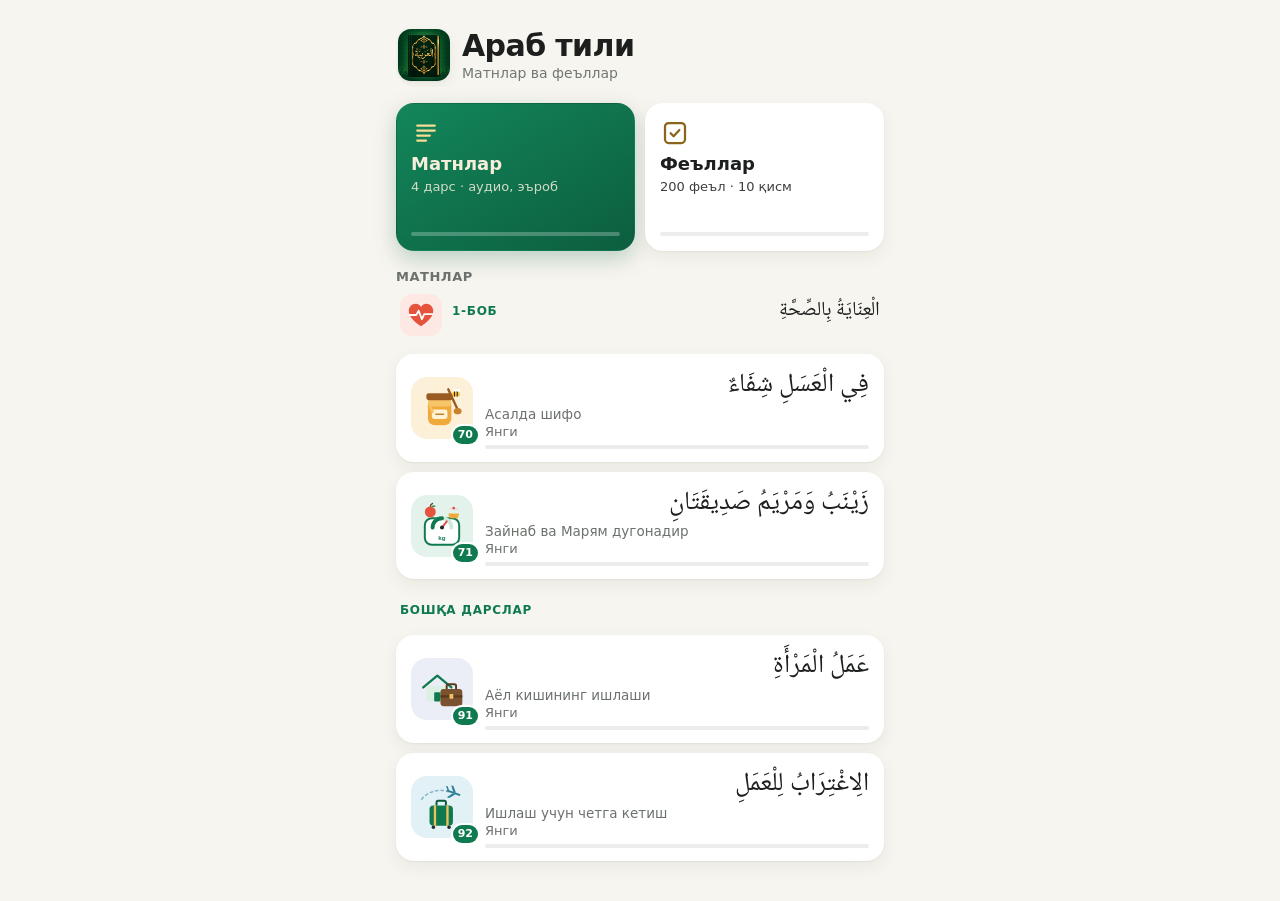
<file: index.html>
<!DOCTYPE html>
<html lang="uz">
<head>
<meta charset="utf-8">
<meta name="viewport" content="width=device-width, initial-scale=1, viewport-fit=cover">
<title>Араб тили</title>
<link rel="manifest" href="manifest.webmanifest">
<meta name="theme-color" content="#0f766e">
<link rel="icon" href="icon-192.png">
<link rel="apple-touch-icon" href="icon-192.png">
<link rel="stylesheet" href="https://fonts.googleapis.com/css2?family=Noto+Naskh+Arabic&display=swap" media="print" onload="this.media='all'">
<script src="tg.js"></script>
<style>
:root{--bg:#f7f5ef;--cd:#ffffff;--tx:#1c1f1d;--mu:#6b716c;--ac:#0f7a4f;--hl:#c99434;--bd:#ebe6da;--au:#8a6418;--au1:#f6dc94;--au2:#c99434;--em1:#13865a;--em2:#0c5e3f;--ind:rgba(15,122,79,.10);--plw:rgba(214,160,60,.42);--tint:rgba(15,122,79,.10);--sh:0 1px 2px rgba(20,30,25,.05),0 6px 18px rgba(20,30,25,.06);--glass:rgba(255,255,255,.82)}
@media (prefers-color-scheme:dark){:root:not([data-theme="light"]){--bg:#06281d;--cd:#0c3527;--tx:#f1e9d4;--mu:#a6b7a8;--ac:#dcb460;--hl:#e8c06a;--bd:#1b4a38;--au:#e2bd68;--au1:#f6dc94;--au2:#c99434;--em1:#0f5c3f;--em2:#083626;--ind:rgba(220,180,96,.14);--plw:rgba(226,189,104,.32);--tint:rgba(220,180,96,.15);--sh:none;--glass:rgba(10,48,35,.86)}}
:root[data-theme="dark"]{--bg:#06281d;--cd:#0c3527;--tx:#f1e9d4;--mu:#a6b7a8;--ac:#dcb460;--hl:#e8c06a;--bd:#1b4a38;--au:#e2bd68;--au1:#f6dc94;--au2:#c99434;--em1:#0f5c3f;--em2:#083626;--ind:rgba(220,180,96,.14);--plw:rgba(226,189,104,.32);--tint:rgba(220,180,96,.15);--sh:none;--glass:rgba(10,48,35,.86)}
body{background-color:var(--bg);background-image:url("data:image/svg+xml,%3Csvg xmlns='http://www.w3.org/2000/svg' width='64' height='64'%3E%3Cg fill='none' stroke='%23b8862f' stroke-opacity='.10' stroke-width='1.2'%3E%3Crect x='18' y='18' width='28' height='28'/%3E%3Crect x='18' y='18' width='28' height='28' transform='rotate(45 32 32)'/%3E%3Cpath d='M0 32H8M56 32H64M32 0V8M32 56V64'/%3E%3C/g%3E%3C/svg%3E");background-attachment:fixed}
@media (prefers-color-scheme:dark){:root:not([data-theme="light"]) body{background-image:url("data:image/svg+xml,%3Csvg xmlns='http://www.w3.org/2000/svg' width='64' height='64'%3E%3Cg fill='none' stroke='%23e2bd68' stroke-opacity='.09' stroke-width='1.2'%3E%3Crect x='18' y='18' width='28' height='28'/%3E%3Crect x='18' y='18' width='28' height='28' transform='rotate(45 32 32)'/%3E%3Cpath d='M0 32H8M56 32H64M32 0V8M32 56V64'/%3E%3C/g%3E%3C/svg%3E")}}
*{box-sizing:border-box}
body{margin:0;color:var(--tx);font-family:system-ui,-apple-system,sans-serif;padding:env(safe-area-inset-top,0) 0 env(safe-area-inset-bottom,0)}
.w{max-width:520px;margin:0 auto;padding:18px 16px 40px}
.hd{display:flex;align-items:center;gap:12px;margin:4px 0 18px}
.hd img{width:48px;height:48px;border-radius:12px}
.hd h1{font-size:22px;margin:0}
.hd p{margin:2px 0 0;font-size:14px;color:var(--mu)}
.ls{display:flex;flex-direction:column;gap:10px}
.it{display:flex;align-items:center;gap:12px;padding:12px 14px;background:var(--cd);border:1px solid var(--bd);border-radius:14px;color:inherit;text-decoration:none}
.it:active{transform:scale(.99)}
.nm{width:44px;height:44px;flex-shrink:0;border-radius:10px;background:var(--ac);color:var(--bg);display:flex;align-items:center;justify-content:center;font-weight:700;font-size:17px}
.mid{flex:1;min-width:0}
.t{font-size:16px;font-weight:600}
.ar{font-family:"DarsNaskh","Noto Naskh Arabic",serif;direction:rtl;text-align:right;font-size:21px;line-height:1.6;color:var(--mu)}
@font-face{font-family:"DarsNaskh";src:url(naskh.woff) format("woff");font-display:swap}
.it .mid .ar{font-size:26px;line-height:1.45;color:var(--tx)}
.it .mid .t{font-size:13.5px;font-weight:500;color:var(--mu);margin-top:1px}
.pg{font-size:13px;color:var(--mu);margin-top:2px}
.pg.ok{color:var(--ok)}
.bar{height:4px;border-radius:4px;background:var(--bd);margin-top:6px;overflow:hidden}
.bar i{display:block;height:100%;background:var(--ac)}
.add{display:none;width:100%;margin-top:18px;padding:12px;border-radius:12px;border:1px dashed var(--ac);background:transparent;color:var(--ac);font:inherit;font-size:15px;cursor:pointer}
.add.on{display:block}
.tip{display:none;font-size:13px;color:var(--mu);text-align:center;margin-top:10px;line-height:1.5}
.tip.on{display:block}
.cards{display:grid;grid-template-columns:repeat(2,minmax(0,1fr));gap:10px;margin-bottom:18px}
.cd{border-radius:18px;padding:14px;min-height:148px;display:flex;flex-direction:column;gap:5px;text-decoration:none;color:inherit;background:var(--cd);border:1px solid var(--bd)}
.cd.a{background:var(--ac);border-color:var(--ac);color:var(--bg)}
.cd svg{width:30px;height:30px}
.cd .n{font-size:18px;font-weight:700}
.cd .s{font-size:13px;opacity:.85}
.cd .sp{flex:1}
.cd.a .bar{background:rgba(255,255,255,.3)}
.cd.a .bar i{background:var(--bg)}
.soon{align-self:flex-start;font-size:12px;font-weight:700;color:#9a3412;background:#fde7dc;border-radius:8px;padding:4px 8px}
.sec{font-size:13px;font-weight:700;color:var(--mu);letter-spacing:.04em;margin:0 0 8px}
.cont{margin-bottom:18px}
.cont .it .go{color:var(--mu);font-size:22px}
.first .an{animation:rise .45s both}
.first .bar i{animation:fill .9s .5s cubic-bezier(.2,.8,.2,1) both}
.first .soon{animation:glow 2.4s 1.2s ease-in-out infinite}

/* mavzu: bosh sahifa */
:root{--ok:#0d6b45}
@media (prefers-color-scheme:dark){:root:not([data-theme="light"]){--ok:#7ddba6}}
.hd{position:relative;overflow:hidden;margin:0 0 18px!important;padding:16px;border-radius:20px;background:linear-gradient(135deg,var(--em1),var(--em2));border:1px solid rgba(226,189,104,.55);box-shadow:0 6px 20px rgba(6,40,29,.25)}
.hd::after{content:"";position:absolute;inset:0;background-image:url("data:image/svg+xml,%3Csvg xmlns='http://www.w3.org/2000/svg' width='64' height='64'%3E%3Cg fill='none' stroke='%23f6dc94' stroke-opacity='.13' stroke-width='1.2'%3E%3Crect x='18' y='18' width='28' height='28'/%3E%3Crect x='18' y='18' width='28' height='28' transform='rotate(45 32 32)'/%3E%3Cpath d='M0 32H8M56 32H64M32 0V8M32 56V64'/%3E%3C/g%3E%3C/svg%3E");pointer-events:none}
.hd img{width:56px!important;height:56px!important;border-radius:14px!important;box-shadow:0 0 0 2px rgba(246,220,148,.8),0 4px 10px rgba(0,0,0,.3);position:relative;z-index:1}
.hd>div{position:relative;z-index:1}
.hd h1{color:#f6eedb;font-size:24px!important}
.hd p{color:var(--au1)!important;opacity:.95}
.cd.a{background:linear-gradient(150deg,var(--em1),var(--em2));border-color:rgba(226,189,104,.55);color:#f6eedb}
.cd.a svg{color:var(--au1)}
.cd.a .bar{background:rgba(255,255,255,.22)}
.cd.a .bar i,.bar i{background:linear-gradient(90deg,var(--au2),var(--au1))!important}
.cd:not(.a){border-color:var(--au2)}
.cd:not(.a) svg rect,.cd:not(.a) svg path{stroke:var(--au)}
.nm{background:linear-gradient(150deg,var(--em1),var(--em2))!important;color:var(--au1)!important;box-shadow:inset 0 0 0 1.5px rgba(246,220,148,.65)}
.it{background:var(--cd)}
.sec{color:var(--au)!important}
.pg.ok{color:var(--ok)}

/* minimal (iPhone uslubi) */
@media (prefers-color-scheme:light){body{background-image:none!important}}
:root[data-theme="light"] body{background-image:none!important}

.hd{background:none!important;border:none!important;box-shadow:none!important;padding:6px 2px!important;margin:4px 0 16px!important}
.hd::after{display:none}
.hd img{width:52px!important;height:52px!important;border-radius:13px!important;box-shadow:var(--sh)!important}
.hd h1{color:var(--tx)!important;font-size:30px!important;letter-spacing:-.02em}
.hd p{color:var(--mu)!important}
.it,.cd:not(.a){border-color:transparent!important;box-shadow:var(--sh);border-radius:18px!important}
@media (prefers-color-scheme:dark){.it,.cd:not(.a){border-color:var(--bd)!important}}
.cd.a{border-color:transparent!important;box-shadow:0 8px 22px rgba(12,94,63,.25)}
.nm{background:var(--tint)!important;color:var(--ac)!important;box-shadow:none!important}
.sec{color:var(--mu)!important;font-weight:600!important}
.bar{background:rgba(127,127,127,.15)!important}
.cd.a .bar{background:rgba(255,255,255,.25)!important}
@keyframes rise{from{opacity:0;transform:translateY(16px)}to{opacity:1;transform:none}}
@keyframes fill{from{width:0}}
@keyframes glow{0%,100%{opacity:.6}50%{opacity:1}}
@media (prefers-reduced-motion:reduce){*{animation:none!important;transition:none!important}}

.it .ic{position:relative;flex:none;width:62px;height:62px;border-radius:16px;background:var(--icl);display:flex;align-items:center;justify-content:center}
@media (prefers-color-scheme:dark){.it .ic{background:var(--icd)}}
.it .ic b{position:absolute;right:-5px;bottom:-5px;min-width:22px;text-align:center;font-size:11px;font-weight:700;line-height:18px;background:var(--ac);color:#fff;border-radius:9px;padding:0 5px;box-shadow:0 0 0 2px var(--cd)}

.it.lst{outline:2px solid var(--ac);outline-offset:-2px}
.lsb{display:inline-block;background:var(--ac);color:#fff;font-size:11px;font-weight:700;line-height:18px;padding:0 8px;border-radius:9px;margin-right:6px;vertical-align:1px}

.unit{display:flex;align-items:baseline;justify-content:space-between;gap:10px;margin:14px 4px 8px}
.unit:first-child{margin-top:2px}
.unit .un{font-size:12px;font-weight:700;letter-spacing:.06em;color:var(--ac)}
.unit .ua{font-family:"DarsNaskh","Noto Naskh Arabic",serif;direction:rtl;font-size:20px;color:var(--tx)}
.unit{justify-content:flex-start}
.unit .ua{margin-left:auto}
.uic{flex:none;width:42px;height:42px;border-radius:12px;background:#FDE8E4;display:flex;align-items:center;justify-content:center;align-self:center}
@media (prefers-color-scheme:dark){.uic{background:rgba(229,83,61,.18)}}
</style>
</head>
<body>
<div class="w first" id="w">
  <div class="hd an"><img src="icon-192.png" alt=""><div><h1>Араб тили</h1><p>Матнлар ва феъллар</p></div></div>
  <div id="top"></div>
  <div class="sec an" id="ms" style="animation-delay:.3s">МАТНЛАР</div>
  <div class="ls" id="ls"></div>
  <button class="add an" id="add">Бош экранга қўшиш</button>
  <div class="tip" id="tip">iPhone'да: пастдаги «Улашиш» тугмаси → «На экран Домой / Add to Home Screen»</div>
</div>
<script>
var ICO={"70": {"l": "#FDF0D8", "d": "rgba(240,169,59,.16)", "s": "<rect x=\"14\" y=\"20\" width=\"30\" height=\"34\" rx=\"9\" fill=\"#F0A93B\"/><rect x=\"14\" y=\"20\" width=\"30\" height=\"10\" rx=\"5\" fill=\"#F7C46A\"/><rect x=\"12\" y=\"13\" width=\"34\" height=\"9\" rx=\"3\" fill=\"#9A5B22\"/><rect x=\"19\" y=\"34\" width=\"20\" height=\"12\" rx=\"3\" fill=\"#FFF3D6\"/><path d=\"M24 40h10\" stroke=\"#C9822A\" stroke-width=\"2\" stroke-linecap=\"round\"/><path d=\"M17 30c0 4 3 4 3 7\" stroke=\"#F7C46A\" stroke-width=\"3\" stroke-linecap=\"round\" fill=\"none\"/><path d=\"M40 8l12 26\" stroke=\"#9A5B22\" stroke-width=\"3\" stroke-linecap=\"round\"/><ellipse cx=\"52\" cy=\"36\" rx=\"5\" ry=\"4\" fill=\"#C9822A\"/><g transform=\"translate(50 14)\"><ellipse cx=\"0\" cy=\"0\" rx=\"5\" ry=\"3.6\" fill=\"#F5C33B\"/><path d=\"M-2 -3.4v6.8M1.5 -3.4v6.8\" stroke=\"#3B2A10\" stroke-width=\"1.4\"/><ellipse cx=\"-1\" cy=\"-5\" rx=\"3\" ry=\"2\" fill=\"#fff\" opacity=\".85\"/><ellipse cx=\"3\" cy=\"-4.6\" rx=\"2.6\" ry=\"1.8\" fill=\"#fff\" opacity=\".85\"/></g>"}, "71": {"l": "#E3F2EA", "d": "rgba(15,122,79,.18)", "s": "<rect x=\"10\" y=\"22\" width=\"44\" height=\"34\" rx=\"9\" fill=\"#ffffff\" stroke=\"#0F7A4F\" stroke-width=\"2.5\"/><path d=\"M20 34a12 12 0 0 1 24 0\" fill=\"none\" stroke=\"#CFE8DA\" stroke-width=\"5\" stroke-linecap=\"round\"/><path d=\"M20 34a12 12 0 0 1 12-12\" fill=\"none\" stroke=\"#0F7A4F\" stroke-width=\"5\" stroke-linecap=\"round\"/><path d=\"M32 34l6-8\" stroke=\"#D9534F\" stroke-width=\"2.5\" stroke-linecap=\"round\"/><circle cx=\"32\" cy=\"34\" r=\"2.6\" fill=\"#1E2A26\"/><text x=\"32\" y=\"50\" text-anchor=\"middle\" font-size=\"8\" font-weight=\"700\" fill=\"#0F7A4F\" font-family=\"sans-serif\">kg</text><circle cx=\"17\" cy=\"14\" r=\"7\" fill=\"#E5533D\"/><path d=\"M17 7c0-2 1-3 3-4\" stroke=\"#6B4423\" stroke-width=\"1.6\" fill=\"none\" stroke-linecap=\"round\"/><path d=\"M18 7c2-2 5-2 6 0-2 1-4 1-6 0z\" fill=\"#3E9B5B\"/><path d=\"M40 16h14l-2 6H42z\" fill=\"#F0A93B\"/><path d=\"M41 11c2-3 10-3 12 0z\" fill=\"#F7C9D4\"/><circle cx=\"47\" cy=\"9\" r=\"1.8\" fill=\"#D9534F\"/>"}, "91": {"l": "#ECEEF7", "d": "rgba(122,82,48,.2)", "s": "<path d=\"M8 30L26 15l18 15\" fill=\"none\" stroke=\"#0F7A4F\" stroke-width=\"3\" stroke-linejoin=\"round\" stroke-linecap=\"round\"/><path d=\"M12 28v20h28V28\" fill=\"#DCEFE4\"/><rect x=\"22\" y=\"36\" width=\"8\" height=\"12\" rx=\"1.5\" fill=\"#0F7A4F\"/><rect x=\"30\" y=\"32\" width=\"28\" height=\"22\" rx=\"4\" fill=\"#7A5230\"/><path d=\"M38 32v-4a2 2 0 0 1 2-2h8a2 2 0 0 1 2 2v4\" fill=\"none\" stroke=\"#5A3A1F\" stroke-width=\"2.5\"/><rect x=\"30\" y=\"40\" width=\"28\" height=\"3\" fill=\"#5A3A1F\"/><rect x=\"41.5\" y=\"38.5\" width=\"5\" height=\"6\" rx=\"1\" fill=\"#F0C060\"/>"}, "92": {"l": "#E2F1F6", "d": "rgba(46,125,154,.2)", "s": "<path d=\"M6 22c10-12 26-14 38-8\" fill=\"none\" stroke=\"#8BB9C9\" stroke-width=\"2\" stroke-dasharray=\"3 4\" stroke-linecap=\"round\"/><g transform=\"translate(48 13) rotate(20)\"><path d=\"M-10 0h18a3 3 0 0 1 0 2.4H-10z\" fill=\"#2E7D9A\"/><path d=\"M-2 0l-5-7h3l6 7zM-2 2.4l-5 7h3l6-7z\" fill=\"#2E7D9A\"/><path d=\"M-10 0l-3-4h2.5l3 4z\" fill=\"#2E7D9A\"/></g><rect x=\"16\" y=\"30\" width=\"30\" height=\"26\" rx=\"5\" fill=\"#0F7A4F\"/><path d=\"M25 30v-4a2 2 0 0 1 2-2h8a2 2 0 0 1 2 2v4\" fill=\"none\" stroke=\"#0A5A3A\" stroke-width=\"2.5\"/><path d=\"M23 30v26M39 30v26\" stroke=\"#F0C060\" stroke-width=\"3\"/><circle cx=\"21\" cy=\"58\" r=\"2.2\" fill=\"#1E2A26\"/><circle cx=\"41\" cy=\"58\" r=\"2.2\" fill=\"#1E2A26\"/>"}};
function icn(n){var I=ICO[n];if(!I)return '<div class="nm">'+n+'</div>';return '<div class="ic" style="--icl:'+I.l+';--icd:'+I.d+'"><svg width="50" height="50" viewBox="0 0 64 64" aria-hidden="true">'+I.s+'</svg><b>'+n+'</b></div>'}
var LESSONS=[{"n": 70, "uz": "Асалда шифо", "ar": "فِي الْعَسَلِ شِفَاءٌ", "key": "dars70-holat", "q": 22, "u": 1}, {"n": 71, "uz": "Зайнаб ва Марям дугонадир", "ar": "زَيْنَبُ وَمَرْيَمُ صَدِيقَتَانِ", "key": "dars71-holat", "q": 26, "u": 1}, {"n": 91, "uz": "Аёл кишининг ишлаши", "ar": "عَمَلُ الْمَرْأَةِ", "key": "dars91-holat", "q": 30, "u": 0}, {"n": 92, "uz": "Ишлаш учун четга кетиш", "ar": "الِاغْتِرَابُ لِلْعَمَلِ", "key": "dars92-holat", "q": 17, "u": 0}];var UNITS={"1": "الْعِنَايَةُ بِالصِّحَّةِ"};var UICO={1:'<svg width="30" height="30" viewBox="0 0 64 64" aria-hidden="true"><path d="M32 56C14 44 6 34 6 23 6 14 13 8 21 8c5 0 9 3 11 7 2-4 6-7 11-7 8 0 15 6 15 15 0 11-8 21-26 33z" fill="#E5533D"/><path d="M8 32h14l5-9 7 18 5-11h17" fill="none" stroke="#fff" stroke-width="4" stroke-linecap="round" stroke-linejoin="round"/></svg>'};
function prog(raw,q){
  try{var S=JSON.parse(raw||"{}")||{};}catch(e){return null}
  if(S.qr)return {done:1,n:q};
  var n=0;if(S.q&&S.q.ch)S.q.ch.forEach(function(c){if(c!=null&&c!==false&&c!=="")n++});
  return {done:0,n:n,open:!!(S.pos||S.at||S.tab)};
}
var IC1='<svg viewBox="0 0 24 24" fill="none" stroke="currentColor" stroke-width="1.8" stroke-linecap="round" aria-hidden="true"><path d="M5 6h14M5 10h14M5 14h10M5 18h7"/></svg>';
var IC2='<svg viewBox="0 0 24 24" fill="none" stroke="#c2410c" stroke-width="1.8" stroke-linecap="round" stroke-linejoin="round" aria-hidden="true"><rect x="4" y="4" width="16" height="16" rx="3"/><path d="M8.5 12.2l2.4 2.4 4.6-5"/></svg>';
function item(L,txt,cls,w,d,lst){
  return '<a class="it an'+(lst?' lst':'')+'" style="animation-delay:'+d+'s" href="'+L.n+'.html">'+icn(L.n)+'<div class="mid"><div class="ar">'+L.ar+'</div><div class="t">'+L.uz+'</div><div class="pg'+cls+'">'+(lst?'<span class="lsb">▶ Давом этиш</span>':'')+txt+'</div><div class="bar"><i style="width:'+w+'%"></i></div></div></a>';
}
/* Феъллар (natijalar feellar.html'dan) */
var FNS=10,FCL=null;
function flCard(){
  var b={};try{b=JSON.parse(localStorage.getItem("fl200_best")||"{}")||{}}catch(e){}
  if(FCL){try{var c=JSON.parse(FCL).best||{};for(var k in c)if(b[k]==null||c[k]>b[k])b[k]=c[k]}catch(e){}}
  var n=Object.keys(b).length,txt=n?(n>=FNS?"✓ "+FNS+" / "+FNS+" қисм":"Қисмлар: "+n+" / "+FNS):"200 феъл · "+FNS+" қисм";
  return '<a class="cd an" style="animation-delay:.16s" href="feellar.html">'+IC2+'<div class="n">Феъллар</div><div class="s">'+txt+'</div><div class="sp"></div><div class="bar"><i style="width:'+Math.round(Math.min(n,FNS)*100/FNS)+'%;background:#c2410c"></i></div></a>';
}
var LC=null;
function render(cloud){
  if(cloud)LC=cloud;else cloud=LC;
  var h="",sum=0,last=null,lastH="";
  try{last=localStorage.getItem("oxirgi-dars")}catch(e){}
  LESSONS.forEach(function(L,i){
    var raw=null;try{raw=localStorage.getItem(L.key)}catch(e){}
    if(cloud&&cloud[L.key]){try{var c=JSON.parse(cloud[L.key]);var lt=+(localStorage.getItem(L.key+"-t")||0);if(c.t>lt)raw=c.v}catch(e){}}
    var p=prog(raw,L.q),txt="Янги",cls="",w=0;
    if(p&&p.done){txt="✓ Машқ тугатилган";cls=" ok";w=100}
    else if(p&&p.n){txt="Машқ: "+p.n+" / "+L.q;w=Math.round(p.n*100/L.q)}
    else if(p&&p.open)txt="Бошланган";
    sum+=w;
    if(i==0||LESSONS[i-1].u!==L.u)h+='<div class="unit an" style="animation-delay:'+(.34+i*.06).toFixed(2)+'s">'+(L.u?(UICO[L.u]?'<span class="uic">'+UICO[L.u]+'</span>':'')+'<span class="un">'+L.u+'-БОБ</span><span class="ua">'+(UNITS[L.u]||'')+'</span>':'<span class="un">БОШҚА ДАРСЛАР</span>')+'</div>';
    h+=item(L,txt,cls,w,(.36+i*.06).toFixed(2),String(L.n)===last);
  });
  var avg=LESSONS.length?Math.round(sum/LESSONS.length):0;
  var t='<div class="cards">'+
    '<a class="cd a an" style="animation-delay:.08s" href="#ms">'+IC1+'<div class="n">Матнлар</div><div class="s">'+LESSONS.length+' дарс · аудио, эъроб</div><div class="sp"></div><div class="bar"><i style="width:'+avg+'%"></i></div></a>'+
    flCard()+
    '</div>';
  document.getElementById("top").innerHTML=t;
  document.getElementById("ls").innerHTML=h;
}
setTimeout(function(){document.getElementById("w").classList.remove("first")},2000);
render();
var add=document.getElementById("add"),tip=document.getElementById("tip"),dp=null;
/* Telegram ichida */
function onTg(){
  var w=Telegram.WebApp;
  if(w.CloudStorage&&w.isVersionAtLeast("6.9")){
    w.CloudStorage.getItems(LESSONS.map(function(L){return L.key}),function(e,v){if(!e&&v)render(v)});
    w.CloudStorage.getItem("fl200_sync",function(e,v){if(!e&&v){FCL=v;render()}});
  }
  if(w.isVersionAtLeast("8.0")&&w.addToHomeScreen){
    var show=function(){add.classList.add("on");add.onclick=function(){w.addToHomeScreen()}};
    if(w.checkHomeScreenStatus)w.checkHomeScreenStatus(function(s){if(s!=="added"&&s!=="unsupported")show()});else show();
    w.onEvent&&w.onEvent("homeScreenAdded",function(){add.classList.remove("on")});
  }
}
if(document.documentElement.classList.contains("in-tg"))onTg();else document.addEventListener("tgready",onTg);
/* oddiy brauzerda (Android Chrome) */
window.addEventListener("beforeinstallprompt",function(e){e.preventDefault();dp=e;add.classList.add("on");add.onclick=function(){dp.prompt();dp.userChoice.then(function(){add.classList.remove("on")})}});
var ios=/iphone|ipad|ipod/i.test(navigator.userAgent),standalone=window.navigator.standalone||matchMedia("(display-mode: standalone)").matches;
setTimeout(function(){if(ios&&!standalone&&!document.documentElement.classList.contains("in-tg"))tip.classList.add("on")},800);
window.addEventListener("pageshow",function(){render()});
if("serviceWorker" in navigator)navigator.serviceWorker.register("sw.js").catch(function(){});
</script>
</body>
</html>
</file>
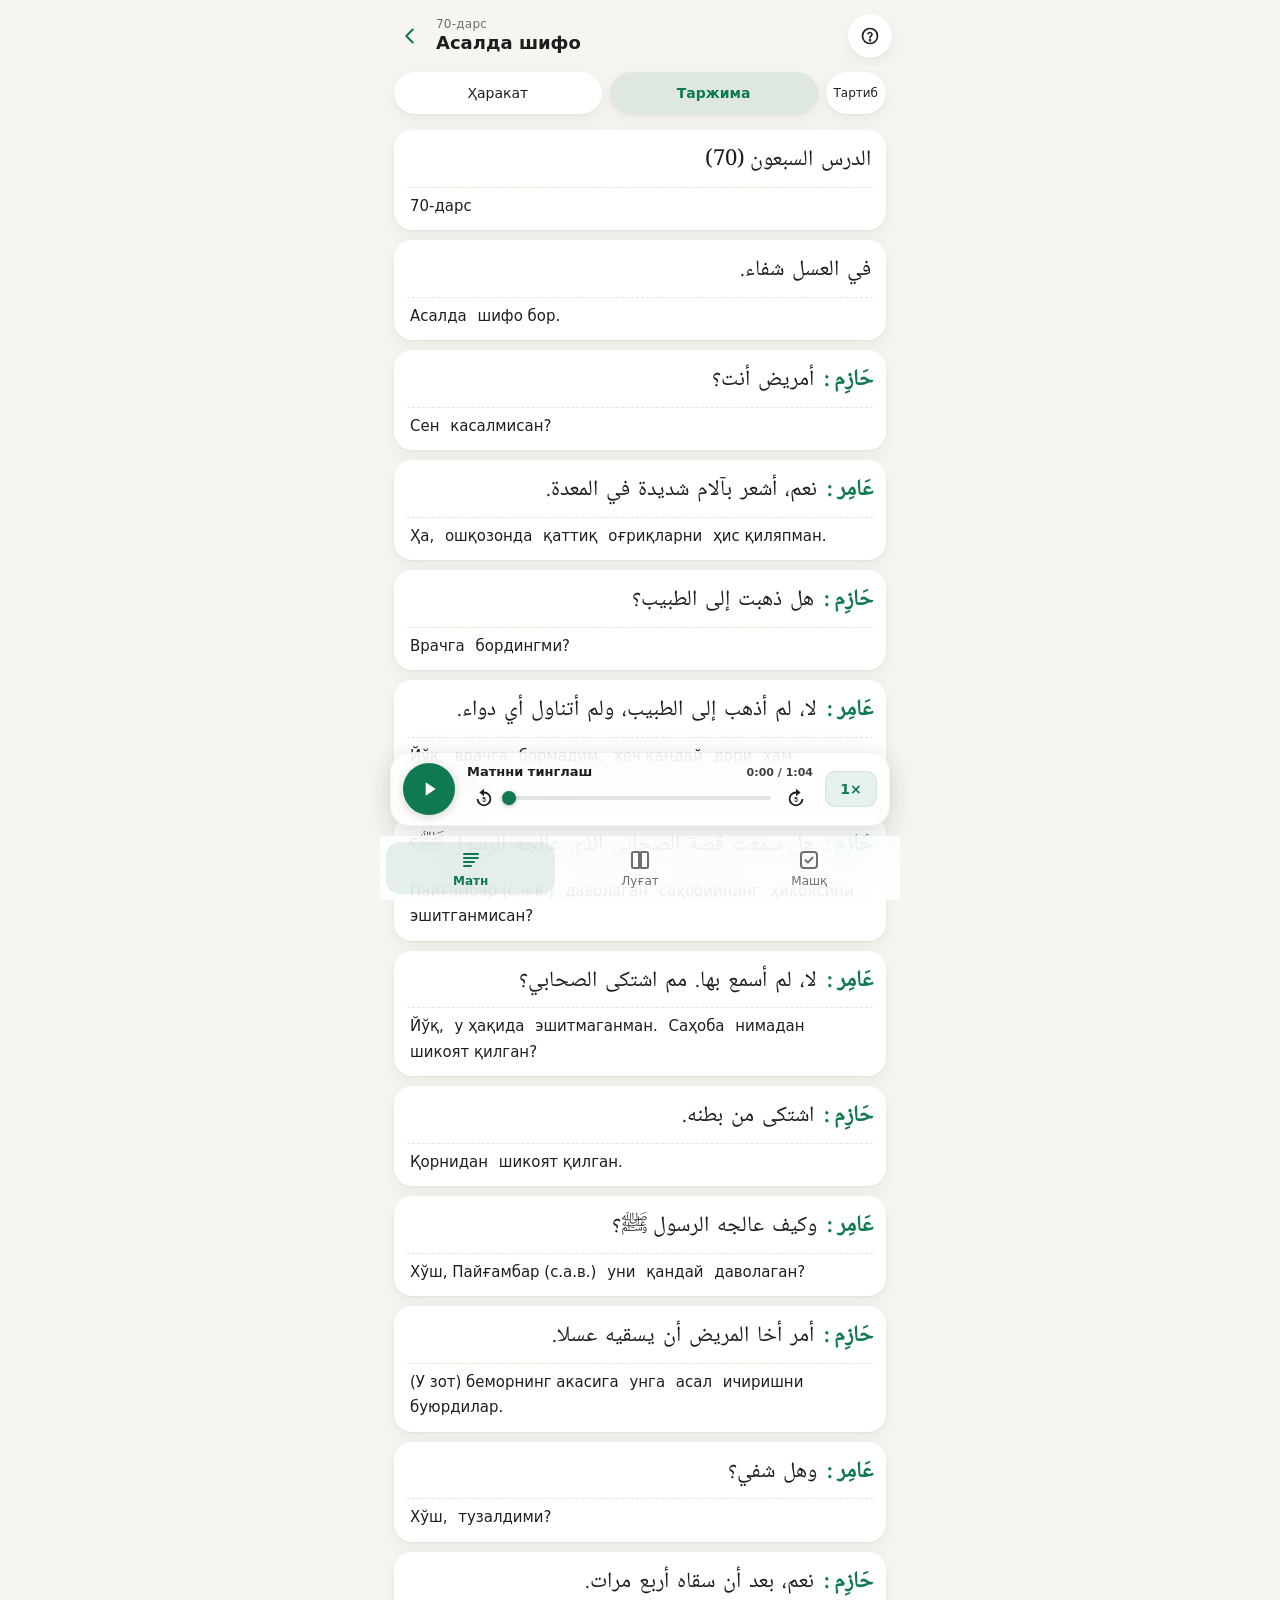
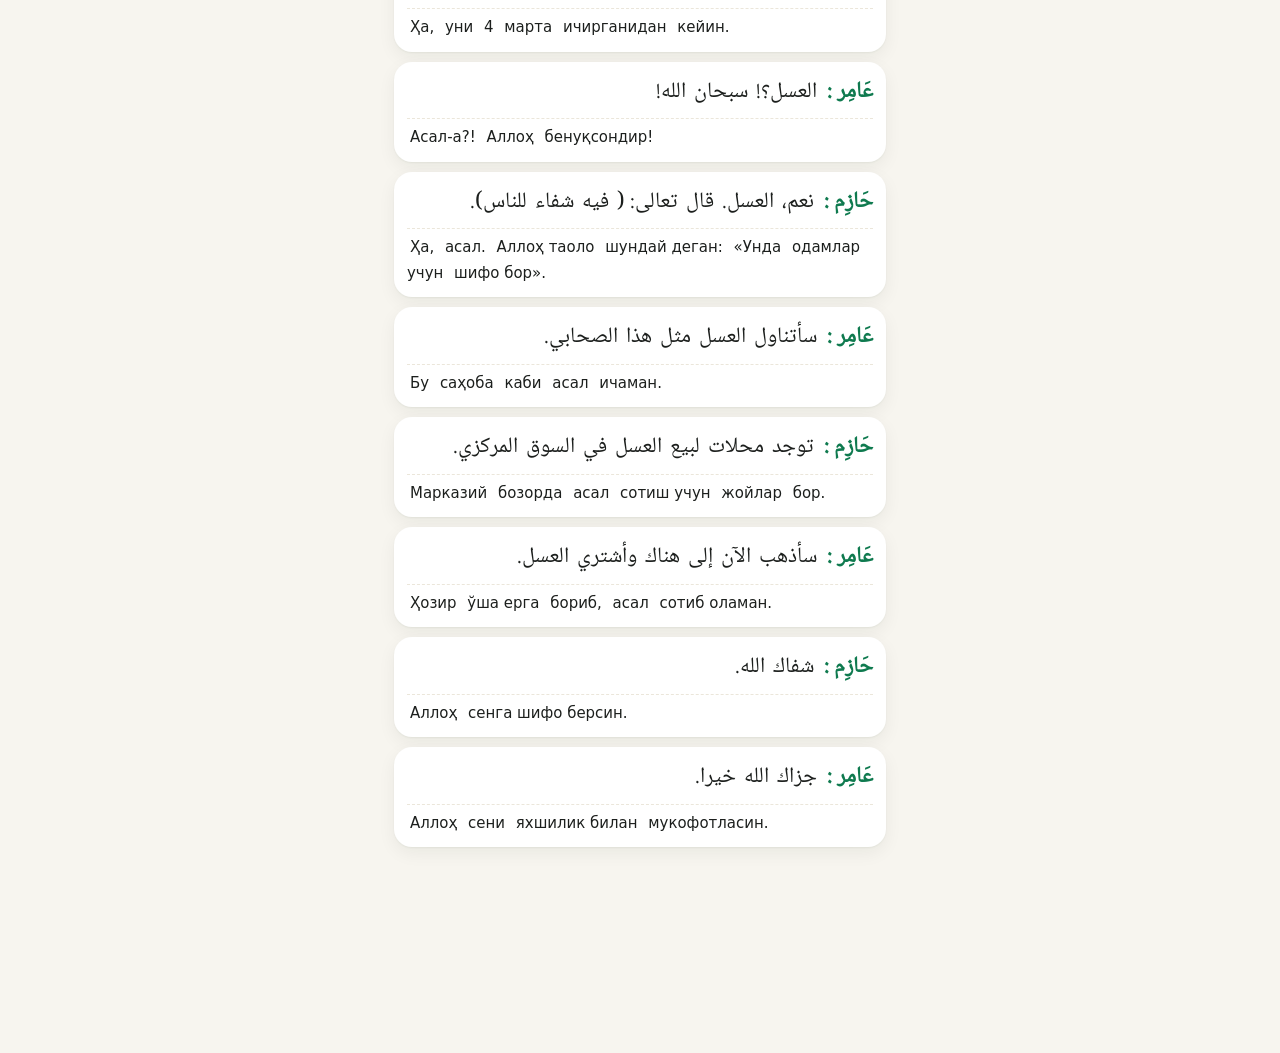
<file: 70.html>
<!DOCTYPE html>
<html lang="uz">
<head>
<meta charset="utf-8">
<meta name="viewport" content="width=device-width, initial-scale=1, viewport-fit=cover">
<title>70-дарс: Асалда шифо</title>
<style>
:root{--bg:#f6f3ec;--cd:#fff;--tx:#1e2a26;--mu:#6b756f;--ac:#0f766e;--hl:#c2410c;--bd:#e0dccf;box-sizing:border-box;padding-top:env(safe-area-inset-top,0px);padding-bottom:env(safe-area-inset-bottom,0px)}
@media (prefers-color-scheme:dark){:root:not([data-theme="light"]){--bg:#10171a;--cd:#19242a;--tx:#e8efec;--mu:#93a29b;--ac:#2dd4bf;--hl:#fb923c;--bd:#2a3a41}}
:root[data-theme="dark"]{--bg:#10171a;--cd:#19242a;--tx:#e8efec;--mu:#93a29b;--ac:#2dd4bf;--hl:#fb923c;--bd:#2a3a41}
*{box-sizing:border-box}
body{margin:0;background:var(--bg);color:var(--tx);font-family:system-ui,-apple-system,sans-serif}
.w{max-width:520px;margin:0 auto;padding:14px 14px 40px}
h1{font-size:19px;margin:6px 0 10px}
.tabs{display:flex;gap:8px;margin-bottom:10px}
.tabs button,.tg{font:inherit;padding:9px 14px;border-radius:10px;border:1px solid var(--bd);background:var(--cd);color:var(--tx);cursor:pointer}
.tabs button.on{background:var(--ac);color:var(--bg);border-color:var(--ac)}
.tg{width:100%;margin-bottom:10px;font-size:14px;text-align:left}
.hint{font-size:13px;color:var(--mu);margin:0 0 10px}
.ln{background:var(--cd);border:1px solid var(--bd);border-radius:14px;padding:10px 12px;margin-bottom:10px}
.r1{direction:rtl;display:flex;align-items:flex-start;gap:8px}
.tr{font-size:15px;line-height:1.7;color:var(--mu);margin-top:6px;border-top:1px dashed var(--bd);padding-top:6px}
.ts{padding:1px 3px;border-radius:6px;cursor:pointer;color:var(--tx)}
.ts.on,.ws span.on{background:rgba(234,88,12,.25);color:var(--tx)}
.sp{font-family:"DarsNaskh","Noto Naskh Arabic","Geeza Pro","Traditional Arabic",serif;font-size:var(--fs,22px);line-height:1.8;color:var(--ac);font-weight:700;flex-shrink:0}
.ws{direction:rtl;display:flex;flex-wrap:wrap;gap:0 4px;flex:1}
.ar,.ws span,.big{font-family:"DarsNaskh","Noto Naskh Arabic","Geeza Pro","Traditional Arabic",serif}
.ws span{font-size:var(--fs,22px);line-height:1.8;padding:0 2px;border-radius:8px;cursor:pointer}
.ws span{-webkit-tap-highlight-color:transparent}
.ws span.pl,.ts.pl{background:rgba(234,88,12,.25);color:var(--tx)}
#tg{position:sticky;top:6px;z-index:6;box-shadow:0 2px 10px rgba(0,0,0,.22)}
#tg.on{background:var(--ac);color:var(--bg);border-color:var(--ac)}
.lt{margin-top:6px;text-align:left}
.lt button{font:inherit;font-size:12px;padding:3px 10px;border-radius:999px;border:1px solid var(--bd);background:var(--cd);color:var(--mu);cursor:pointer}
.lt button.on{background:var(--ac);color:var(--bg);border-color:var(--ac)}
.spd{display:flex;gap:6px;align-items:center;margin:6px 0 10px;font-size:13px;color:var(--mu)}
.spd button{font:inherit;padding:5px 12px;border-radius:8px;border:1px solid var(--bd);background:var(--cd);color:var(--tx);cursor:pointer}
.spd button.on{background:var(--ac);color:var(--bg);border-color:var(--ac)}
.ws span{-webkit-user-select:none;user-select:none;-webkit-touch-callout:none;touch-action:pan-y}
#sh{position:fixed;inset:0;background:rgba(0,0,0,.4);display:none;align-items:flex-end;z-index:9}
#sh.on{display:flex}
.sheet{background:var(--cd);width:100%;max-width:520px;margin:0 auto;border-radius:18px 18px 0 0;padding:18px 18px calc(18px + env(safe-area-inset-bottom,0px));max-height:75vh;overflow-y:auto}
.big{font-size:52px;text-align:center;direction:rtl;line-height:1.6}
.big b{color:var(--hl)}
.row{font-size:15px;line-height:1.5;margin:8px 0}
.row i{color:var(--mu);font-style:normal;font-size:12px;display:block}
.x{width:100%;margin-top:10px;padding:12px;border:0;border-radius:10px;background:var(--ac);color:var(--bg);font:inherit;font-weight:600}
.g{display:flex;align-items:center;justify-content:space-between;gap:10px;padding:10px 0;border-bottom:1px solid var(--bd)}
.g .ar{font-size:26px;direction:rtl}
.g span:last-child{font-size:15px;text-align:right}
.g{display:flex;flex-direction:row-reverse;align-items:flex-start;gap:14px;padding:12px 0;border-bottom:1px solid var(--bd)}
.g .ar{font-size:30px;line-height:1.5;direction:rtl;text-align:right;min-width:96px;white-space:nowrap}
.g .mn{flex:1;text-align:left;font-size:15px;line-height:1.55}
.g .mn div{margin-bottom:2px}
.g .mn .ex{color:var(--mu);font-size:13px;margin-top:4px}
.g .ar.vw{white-space:normal;max-width:48%;font-size:26px}
.vno{color:var(--mu);font-size:12px}
.ar2{font-family:"DarsNaskh","Noto Naskh Arabic","Geeza Pro","Traditional Arabic",serif;direction:rtl;text-align:right;font-size:21px;line-height:1.8;margin-top:6px}
mark{background:rgba(234,88,12,.25);color:inherit;border-radius:4px;padding:0 3px}
.g{flex-direction:column;align-items:stretch;gap:6px}
.g .hd{display:flex;flex-direction:row-reverse;align-items:flex-start;gap:14px}
.g .hd.lg{flex-direction:column;gap:2px}
.g .hd .ar.vw{white-space:nowrap;max-width:none;min-width:0;flex-shrink:0}
.g .hd.lg .ar.vw{font-size:21px;max-width:100%;overflow-x:auto}
.g .exs{display:flex;flex-direction:column;gap:6px}
.g .eb{background:rgba(127,127,127,.08);border-radius:10px;padding:6px 10px}
.g .eb .ar2{margin-top:0}
.g .eb .ex{color:var(--mu);font-size:14px;line-height:1.5;margin-top:3px}
#tx.hidetr .tr:not(.rev) .ts{filter:blur(5px);user-select:none}#tx.hidetr .tr:not(.rev) .ts.on,#tx.hidetr .tr:not(.rev) .ts.pl{background:none}
.lt{display:flex;gap:6px;flex-wrap:wrap}
.lt button.lp{color:var(--tx)}
#tg,#tt{font-size:14px;white-space:nowrap}
#lpb.on{background:var(--hl);color:var(--bg);border-color:var(--hl)}
#pp.on{background:var(--ac);color:var(--bg);border-color:var(--ac)}
#tt.on{background:var(--ac);color:var(--bg);border-color:var(--ac)}
.lt button.lp.on{background:var(--hl);border-color:var(--hl);color:var(--bg)}
.qbox{background:var(--cd);border:1px solid var(--bd);border-radius:14px;padding:14px}
.qhd{display:flex;justify-content:space-between;font-size:13px;color:var(--mu);margin-bottom:8px}
.qs{direction:rtl;font-family:"DarsNaskh","Noto Naskh Arabic","Geeza Pro","Traditional Arabic",serif;font-size:var(--fs,24px);line-height:2;text-align:right}
.qs .qt{background:rgba(234,88,12,.25);border-radius:8px;padding:0 4px}
.qtr{font-size:14px;color:var(--mu);margin:6px 0 10px;border-top:1px dashed var(--bd);padding-top:6px}
.qq{font-size:15px;margin:6px 0 10px}
.qo{display:grid;grid-template-columns:1fr 1fr 1fr;gap:8px}
.qo button{font:inherit;padding:10px 4px;border-radius:12px;border:2px solid var(--bd);background:var(--cd);color:var(--tx);cursor:pointer}
.qo button b{display:block;font-family:"DarsNaskh","Noto Naskh Arabic",serif;font-size:34px;line-height:1.5;font-weight:400}
.qo button span{font-size:12px;color:var(--mu)}
.qo button b{font-size:28px;line-height:1.7}.qs .qt{color:var(--hl)}
.qo button.ok{border-color:#16a34a;background:rgba(22,163,74,.15)}
.qo button.no{border-color:#dc2626;background:rgba(220,38,38,.15)}
.qf{margin-top:12px;font-size:15px;line-height:1.55}
.qf .res{font-weight:700;margin-bottom:4px}
.qb{display:flex;gap:8px;margin-top:12px}
.qb button{flex:1;font:inherit;padding:11px;border-radius:10px;border:1px solid var(--bd);background:var(--cd);color:var(--tx);cursor:pointer}
.qb button.pr{background:var(--ac);color:var(--bg);border-color:var(--ac);font-weight:600}
.qsc{font-size:44px;font-weight:700;text-align:center;color:var(--ac);margin:6px 0}
.qm{display:flex;gap:8px;margin-bottom:10px}
.qm button{flex:1;font:inherit;font-size:14px;padding:8px;border-radius:10px;border:1px solid var(--bd);background:var(--cd);color:var(--tx);cursor:pointer}
.qm button.on{background:var(--ac);color:var(--bg);border-color:var(--ac)}
.qs.qc{opacity:.6;font-size:calc(var(--fs,24px) * .85);border-bottom:1px dashed var(--bd);margin-bottom:6px}
.big .wp{color:var(--mu);font-size:.5em;margin:0 .35em;vertical-align:middle}
.wpr{margin:2px 0}
.wpr .ar{font-size:24px}
.qs .qt .ir{color:var(--hl);font-weight:inherit}
.qs .qa{box-shadow:inset 0 -3px 0 var(--ac);background:rgba(15,118,110,.15);border-radius:6px}
.qam{background:rgba(15,118,110,.1);border-radius:10px;padding:8px 10px;margin:6px 0}
.qam .ar{font-size:22px;unicode-bidi:isolate;direction:rtl}
#tx,#p3,.sheet{-webkit-user-select:none;user-select:none;-webkit-touch-callout:none}
.w.box{overflow-y:auto;-webkit-overflow-scrolling:touch;overscroll-behavior:contain}
#tx,#p3{touch-action:pan-y}
.ln .ck+.ck{margin-top:10px;padding-top:8px;border-top:1px solid var(--bd)}

:root{--cm:#3a64a0;--cx:#a24a36;--cf:#3a7a4c;--co:#78519e;--cb:#9a6a24;--cj:#2a7676;--ch:#8d5276}
@media (prefers-color-scheme:dark){:root:not([data-theme="light"]){--cm:#93b3e3;--cx:#e3a493;--cf:#93cfa4;--co:#c2a6e3;--cb:#dcb57d;--cj:#86c9c9;--ch:#d9a3c4}}
:root[data-theme="dark"]{--cm:#93b3e3;--cx:#e3a493;--cf:#93cfa4;--co:#c2a6e3;--cb:#dcb57d;--cj:#86c9c9;--ch:#d9a3c4}
#tx.tartib .pm{color:var(--cm)}#tx.tartib .px{color:var(--cx)}#tx.tartib .pf{color:var(--cf)}#tx.tartib .po{color:var(--co)}#tx.tartib .pb{color:var(--cb)}#tx.tartib .pj{color:var(--cj)}#tx.tartib .ph{color:var(--ch)}
#tx.tartib .ws span[data-n]::before,#tx.tartib .ts[data-n]::before{content:attr(data-n);font:700 11px system-ui,sans-serif;color:var(--mu);margin:0 2px;vertical-align:super;line-height:1;opacity:.9}
#tx.tartib .pm[data-n]::before{color:var(--cm)}#tx.tartib .px[data-n]::before{color:var(--cx)}#tx.tartib .pf[data-n]::before{color:var(--cf)}#tx.tartib .po[data-n]::before{color:var(--co)}#tx.tartib .pb[data-n]::before{color:var(--cb)}#tx.tartib .pj[data-n]::before{color:var(--cj)}#tx.tartib .ph[data-n]::before{color:var(--ch)}
.lgd{display:none;gap:4px 12px;flex-wrap:wrap;font-size:13px;margin:-4px 0 8px;position:sticky;top:52px;z-index:6;background:var(--bg);padding:2px 0 4px}.lgd.on{display:flex}
.lgd .pm{color:var(--cm)}.lgd .px{color:var(--cx)}.lgd .pf{color:var(--cf)}.lgd .po{color:var(--co)}.lgd .pb{color:var(--cb)}.lgd .pj{color:var(--cj)}.lgd .ph{color:var(--ch)}
#bl.on{background:var(--ac);color:var(--bg);border-color:var(--ac)}
.hide{display:none}
.rw{display:grid;grid-template-columns:92px 1fr;gap:10px;padding:7px 0;border-bottom:1px solid var(--bd);font-size:15px;line-height:1.5}
.rw>i{font-style:normal;color:var(--mu);font-size:12px;line-height:1.35;padding-top:3px}
.rw .ar{font-size:1.2em;line-height:1.3;unicode-bidi:isolate;direction:rtl}
.rw .wpr .ar{font-size:22px}
.irb{margin-top:12px;background:rgba(15,118,110,.07);border:1px solid var(--bd);border-radius:12px;padding:8px 12px}
.irb>i{display:block;font-style:normal;color:var(--mu);font-size:12px;margin-bottom:2px}
.irb div{direction:rtl;text-align:right;font-family:"DarsNaskh","Noto Naskh Arabic","Geeza Pro","Traditional Arabic",serif;font-size:calc(var(--fs,22px) * .86);line-height:2}
.irb div+div{border-top:1px dashed var(--bd)}
.irb b{color:var(--ac);font-weight:700}
.qf .rw{font-size:14px}
.rw .t{display:block;direction:rtl;text-align:right;font-family:"DarsNaskh","Noto Naskh Arabic","Geeza Pro","Traditional Arabic",serif;font-size:calc(var(--fs,22px) * .8);color:var(--ac);line-height:1.6;margin-top:1px}
.qmb{display:block;width:100%;margin-top:12px;font:inherit;font-size:15px;padding:10px;border-radius:12px;border:1px dashed var(--ac);background:transparent;color:var(--ac);cursor:pointer;text-align:left}
.qmb::after{content:" ▾";float:right}.qmb.on::after{content:" ▴"}
.qmx{margin-top:8px;font-size:15px;line-height:1.6}
.qmn{font-size:12px;color:var(--mu);margin-bottom:6px}
.qmt{background:rgba(127,127,127,.07);border-radius:10px;padding:8px 12px;margin-bottom:8px}
.qmt>b{display:block;color:var(--ac);margin-bottom:2px}
.qmt ul{margin:0;padding-left:18px}.qmt li{margin:3px 0}
.qmx .ar{font-family:"DarsNaskh","Noto Naskh Arabic","Geeza Pro","Traditional Arabic",serif;font-size:1.2em;line-height:1.3;unicode-bidi:isolate;direction:rtl}
.xul{font-size:16px;line-height:1.6;font-weight:600;background:rgba(194,65,12,.08);border-radius:10px;padding:8px 10px;margin:4px 0 6px}
.xul .ar{font-size:1.3em;unicode-bidi:isolate;direction:rtl;font-weight:700;color:var(--hl)}
.xul .ar ~ .ar{color:inherit;font-weight:600;font-size:1.2em}
.xul div+div{margin-top:4px;padding-top:4px;border-top:1px dashed rgba(194,65,12,.25)}
.qnv{display:flex;align-items:center;justify-content:space-between;gap:8px;margin-bottom:6px;font-size:14px}
.qnv button{font:inherit;font-size:22px;line-height:1;width:44px;height:36px;border-radius:10px;border:1px solid var(--bd);background:var(--cd);color:var(--tx);cursor:pointer}
.qnv button:disabled{opacity:.35}
.qex{font:inherit;font-size:14px;margin:4px 0 2px;padding:6px 14px;border-radius:999px;border:1px solid var(--bd);background:var(--cd);color:var(--ac);cursor:pointer}
.qex::after{content:" ▾"}.qex.on::after{content:" ▴"}
.qbox .qb{position:sticky;bottom:0;background:var(--cd);padding:8px 0 calc(8px + env(safe-area-inset-bottom,0px));margin-bottom:-14px;border-top:1px solid var(--bd);z-index:3}

:root{--cR:#1d4ed8;--cN:#b91c1c;--cJ:#15803d;--cZ:#7e22ce}
@media (prefers-color-scheme:dark){:root:not([data-theme="light"]){--cR:#93c5fd;--cN:#fca5a5;--cJ:#86efac;--cZ:#d8b4fe}}
:root[data-theme="dark"]{--cR:#93c5fd;--cN:#fca5a5;--cJ:#86efac;--cZ:#d8b4fe}
.big b.cR,.hk .cR{color:var(--cR)}.big b.cN,.hk .cN{color:var(--cN)}.big b.cJ,.hk .cJ{color:var(--cJ)}.big b.cZ,.hk .cZ{color:var(--cZ)}.hk .cM{color:var(--mu)}
.mnl{text-align:center;color:var(--mu);font-size:15px;margin:-6px 0 6px}
.hk{text-align:center;margin:0 0 8px}.hk span{display:inline-block;font-size:13px;font-weight:600;padding:2px 12px;border-radius:999px;background:rgba(127,127,127,.12)}
.tk{background:rgba(127,127,127,.06);border:1px solid var(--bd);border-radius:12px;padding:8px 12px;margin-top:4px}
.tk>i{display:block;font-style:normal;color:var(--mu);font-size:12px;margin-bottom:2px}
.tl{font-size:15px;line-height:1.55;padding:6px 0}.tl+.tl{border-top:1px dashed var(--bd)}
.tl .ar,.ny .ar,.xi .ar,.xul .tl .ar{font-size:1.25em;line-height:1.3;unicode-bidi:isolate;direction:rtl}
.tl>.ar:first-child{color:var(--ac);font-weight:700;font-size:1.35em}
.tn{color:var(--mu)}
.ny{font-size:13px;color:var(--mu);margin-top:6px;padding-top:6px;border-top:1px solid var(--bd);line-height:1.5}
.jt{margin-top:6px;padding-top:6px;border-top:1px solid var(--bd);font-weight:600;color:var(--ac)}
.xi{padding:4px 0;font-size:15px;line-height:1.55}.xi+.xi{border-top:1px dashed var(--bd)}
.xul .tl{padding:0;font-weight:600}
#tx.tartib .ws span[data-s]{text-align:center}
#tx.tartib .ws span[data-s]::after{content:attr(data-s);display:block;font:600 10.5px system-ui,-apple-system,sans-serif;color:var(--mu);line-height:1.2;white-space:nowrap;direction:ltr;unicode-bidi:isolate;margin:-3px 0 5px}
.oi{padding:6px 0;font-size:15px;line-height:1.55}.oi+.oi{border-top:1px dashed var(--bd)}.oi b{color:var(--ac)}.oi .ar{font-size:1.2em;line-height:1.3;unicode-bidi:isolate;direction:rtl}
.tr{font-size:calc(var(--fs,22px) * .68)}
.tl.tno{font-size:13px;color:var(--mu);padding-top:0;margin-top:-2px}
</style>
<link rel="manifest" href="manifest.webmanifest">
<meta name="theme-color" content="#0f766e">
<link rel="icon" href="icon-192.png">
<link rel="apple-touch-icon" href="icon-192.png">
<link rel="stylesheet" href="shell.css">
<script src="tg.js" data-key="dars70-holat" data-home="./"></script>
<style>
.home{display:inline-block;margin:2px 0 4px;font-size:14px;color:var(--ac);text-decoration:none}
</style>
</head>
<body>
<div class="w">
<a class="home" href="./">‹ Дарслар</a>
<h1>70-дарс: Асалда шифо</h1>
<div class="tabs"><button class="on" id="t1" onclick="tab(1)">Матн</button><button id="t2" onclick="tab(2)">Луғат</button><button id="t3" onclick="tab(3)">Машқ</button></div>
<div id="p1">
<div style="display:flex;gap:8px;margin-bottom:10px;position:sticky;top:0;z-index:6;background:var(--bg);padding:6px 0"><button class="tg" id="pp" onclick="ppl()" style="width:60px;margin:0;text-align:center;padding:8px 0;font-size:20px" aria-label="Тўхтатиш/давом">▶</button><button class="tg" id="tg" onclick="tog()" style="flex:1;margin:0;text-align:center;padding:9px 4px">Ҳаракат</button><button class="tg on" id="tt" onclick="ttr()" style="flex:1;margin:0;text-align:center;padding:9px 4px">Таржима</button><button class="tg" id="bl" onclick="bol()" style="flex:0 0 auto;width:auto;margin:0;text-align:center;padding:9px 8px;font-size:12px">Тартиб</button></div>
<div class="lgd" id="lg"><span class="pm">● Мубтадо</span><span class="px">● Хабар</span><span class="pf">● Феъл</span><span class="po">● Фоил</span><span class="pb">● Мафъулун биҳ</span><span class="pj">● Жар ва мажрур</span><span class="ph">● Зарф, ҳол</span></div>
<p class="hint" style="line-height:1.7">👆 Босинг — эшитасиз<br>✋ Босиб туринг — изоҳ<br>↔️ Суринг — шу ердан давом<br>🤏 Икки бармоқ — катта-кичик</p>
<div style="margin:10px 0"><audio controls preload="metadata" style="width:100%" src="a70-21175d45.mp3"></audio>
<div class="spd"><span>Тезлик:</span><button onclick="spd(0.5,this)">0.5×</button><button onclick="spd(0.75,this)">0.75×</button><button class="on" onclick="spd(1,this)">1×</button></div></div>
<div id="tx"></div>
</div>
<div id="p2" class="hide"></div>
<div id="p3" class="hide"></div>
</div>
<div id="sh" onclick="cl(event)"><div class="sheet" id="sb"></div></div>
<script>
var D=[
["",`الدَّرْسُ|R|[[Исм]]. Сарлавҳа: мубтадо|дарс/السَّبْعُونَ~ (70)|M|[[Исм (сон)]]. Сифат: мавсуфга эргашади. Марфуъ: рафъ аломати و|етмишинчи`],
["",`فِي|B|[[Ҳарф (жарр ҳарфи)]]. Сукунга мабний|-да/الْعَسَلِ|J|[[Исм]]. Жар-мажрур: жарр ҳарфидан кейин|асал/شِفَاءٌ~.|R|[[Исм]]. Мубтадо|шифо`],
["حَازِم",`أَمَرِيضٌ|R|[[أ — истифҳом ҳарфи + исм]]. Хабар|касалмисан/أَنْتَ~؟|B|[[Исм (олмош)]]. Мубтадо|сен`],
["عَامِر",`نَعَمْ~،|B|[[Ҳарф]]. Сукунга мабний|ҳа/أَشْعُرُ|R|[[Феъл (музорий)]]. Уни насб ёки жазм қилувчи сўз йўқ|ҳис қиляпман/بِآلَامٍ|J|[[Жар-мажрур (ب — жарр ҳарфи, آلَامٍ — исм)]]. Жарр ҳарфидан кейин|оғриқларни/شَدِيدَةٍ|J|[[Исм (сифат)]]. Сифат: мавсуфга эргашади|қаттиқ/فِي|B|[[Ҳарф (жарр ҳарфи)]]. Сукунга мабний|-да/الْمَعِدَةِ~.|J|[[Исм]]. Жарр ҳарфидан кейин|ошқозон`],
["حَازِم",`هَلْ|B|[[Ҳарф]]. Сукунга мабний|…ми?/ذَهَبْتَ|B|[[Феъл (мозий)]]. Сукунга мабний|бординг/إِلَى|B|[[Ҳарф (жарр ҳарфи)]]. Сукунга мабний|-га/الطَّبِيبِ~؟|J|[[Исм]]. Жарр ҳарфидан кейин|врач`],
["عَامِر",`لَا~،|B|[[Ҳарф]]. Сукунга мабний|йўқ/لَمْ|B|[[Ҳарф]]. Сукунга мабний|…мади/أَذْهَبْ|Z|[[Феъл (музорий)]]. Мажзум: لَمْ дан кейин|бормадим/إِلَى|B|[[Ҳарф (жарр ҳарфи)]]. Сукунга мабний|-га/الطَّبِيبِ~،|J|[[Исм]]. Жарр ҳарфидан кейин|врач/وَلَمْ|B|[[Ҳарф ва ҳарф (و — атф ҳарфи, لَمْ — жазм ҳарфи)]]. Мабний|ва …мади/أَتَنَاوَلْ|Z|[[Феъл (музорий)]]. Мажзум: لَمْ дан кейин|ичмадим/أَيَّ|N|[[Исм]]. Мафъул биҳ, мудоф|ҳеч қандай/دَوَاءٍ~.|J|[[Исм]]. Мудоф илайҳ|дори`],
["حَازِم",`هَلْ|B|[[Ҳарф]]. Сукунга мабний|…ми?/سَمِعْتَ|B|[[Феъл (мозий)]]. Сукунга мабний|эшитдинг/قِصَّةَ|N|[[Исм]]. Мафъул биҳ, мудоф|ҳикоя/الصَّحَابِيِّ|J|[[Исм]]. Мудоф илайҳ|саҳобий/الَّذِي|B|[[Исм (исм мавсул)]]. Сифат|қайсики/عَالَجَهُ|B|[[Феъл (мозий) ва олмош]]. Фатҳага мабний|уни даволаган/الرَّسُولُ~ ﷺ؟|R|[[Исм]]. Фоил|Пайғамбар (с.а.в.)`],
["عَامِر",`لَا~،|B|[[Ҳарф]]. Сукунга мабний|йўқ/لَمْ|B|[[Ҳарф]]. Сукунга мабний|…мади/أَسْمَعْ|Z|[[Феъл (музорий)]]. Мажзум: لَمْ дан кейин|эшитмадим/بِهَا~.|B|[[Жар-мажрур (ب — жарр ҳарфи, هَا — олмош)]]. Мабний|у ҳақида/مِمَّ|B|[[Жар-мажрур]]. Мабний|нимадан?/اشْتَكَى|B|[[Феъл (мозий)]]. Фатҳага мабний|шикоят қилди/الصَّحَابِيُّ~؟|R|[[Исм]]. Фоил|саҳобий`],
["حَازِم",`اشْتَكَى|B|[[Феъл (мозий)]]. Фатҳага мабний|шикоят қилди/مِنْ|B|[[Ҳарф (жарр ҳарфи)]]. Сукунга мабний|-дан/بَطْنِهِ~.|M|[[Исм ва олмош]]. Жарр ҳарфидан кейин, мудоф. Мажрур: بَطْنِ даги касра; هِ — олмош|қорни`],
["عَامِر",`وَكَيْفَ|B|[[و — атф ҳарфи + исм истифҳом]]. Ҳол ўрнида|ва қандай/عَالَجَهُ|B|[[Феъл (мозий) ва олмош]]. Фатҳага мабний|уни даволади/الرَّسُولُ~ ﷺ؟|R|[[Исм]]. Фоил|Пайғамбар (с.а.в.)`],
["حَازِم",`أَمَرَ|B|[[Феъл (мозий)]]. Фатҳага мабний|буюрди/أَخَا|M|[[Исм (асмои хамса)]]. Мафъул биҳ, мудоф. Мансуб: аломати ا (асмои хамса)|акасини/الْمَرِيضِ|J|[[Исм]]. Мудоф илайҳ|беморнинг/أَنْ|B|[[Ҳарф]]. Сукунга мабний|…ишни/يَسْقِيَهُ|M|[[Феъл (музорий) ва олмош]]. Мафъул биҳ ўрнида. Мансуб: أَنْ дан кейин; هُ — олмош|уни ичиришни/عَسَلاً~.|N|[[Исм]]. Мафъул биҳ|асал`],
["عَامِر",`وَهَلْ|B|[[Ҳарф ва ҳарф (و — атф ҳарфи, هَلْ — истифҳом ҳарфи)]]. Мабний|хўш, …ми?/شُفِيَ~؟|B|[[Феъл (мозий, мажҳул)]]. Фатҳага мабний|тузалди`],
["حَازِم",`نَعَمْ~،|B|[[Ҳарф]]. Сукунга мабний|ҳа/بَعْدَ|N|[[Исм (зарф)]]. Зарф замон, мудоф|кейин/أَنْ|B|[[Ҳарф]]. Сукунга мабний|…ганидан/سَقَاهُ|B|[[Феъл (мозий) ва олмош]]. Фатҳага мабний|уни ичирди/أَرْبَعَ|N|[[Исм (сон)]]. Мафъул мутлақ, мудоф|4/مَرَّاتٍ~.|J|[[Исм]]. Мудоф илайҳ|марта`],
["عَامِر",`الْعَسَلُ~؟!|R|[[Исм]]. Хабар|асал/سُبْحَانَ|N|[[Исм (масдар)]]. Мафъул мутлақ, мудоф|пок, бенуқсон/اللَّهِ~!|J|[[Исм]]. Мудоф илайҳ|Аллоҳ`],
["حَازِم",`نَعَمْ~،|B|[[Ҳарф]]. Сукунга мабний|ҳа/الْعَسَلُ~.|R|[[Исм]]. Хабар|асал/قَالَ|B|[[Феъл (мозий)]]. Фатҳага мабний|деди/تَعَالَى~: (|B|[[Феъл (мозий)]]. Фатҳага мабний|олий зот/فِيهِ|B|[[Жар-мажрур (فِي — жарр ҳарфи, هِ — олмош)]]. Хабар муқаддам|унда/شِفَاءٌ|R|[[Исм]]. Мубтадо|шифо/لِلنَّاسِ~).|J|[[Жар-мажрур (ل — жарр ҳарфи, النَّاسِ — исм)]]. Жарр ҳарфидан кейин|одамлар учун`],
["عَامِر",`سَأَتَنَاوَلُ|R|[[س — истиқбол ҳарфи + феъл (музорий)]]. Уни насб ёки жазм қилувчи сўз йўқ|ичаман/الْعَسَلَ|N|[[Исм]]. Мафъул биҳ|асал/مِثْلَ|N|[[Исм]]. Маҳзуф мафъул мутлақнинг сифати, мудоф|каби/هَذَا|B|[[Исм (исм ишора)]]. Мудоф илайҳ|бу/الصَّحَابِيِّ~.|J|[[Исм]]. Бадал|саҳобий`],
["حَازِم",`تُوجَدُ|R|[[Феъл (музорий, мажҳул)]]. Уни насб ёки жазм қилувчи сўз йўқ|топилади (бор)/مَحَلَّاتٌ|R|[[Исм]]. Фоил (ноиби фоил)|жойлар/لِبَيْعِ|M|[[Жар-мажрур (ل — жарр ҳарфи, بَيْعِ — исм)]]. Жарр ҳарфидан кейин, мудоф. Мажрур: بَيْعِ даги касра|сотиш учун/الْعَسَلِ|J|[[Исм]]. Мудоф илайҳ|асал/فِي|B|[[Ҳарф (жарр ҳарфи)]]. Сукунга мабний|-да/السُّوقِ|J|[[Исм]]. Жарр ҳарфидан кейин|бозор/الْمَرْكَزِيِّ~.|J|[[Исм (сифат)]]. Сифат: мавсуфга эргашади|марказий`],
["عَامِر",`سَأَذْهَبُ|R|[[س — истиқбол ҳарфи + феъл (музорий)]]. Уни насб ёки жазм қилувчи сўз йўқ|бораман/الْآنَ|N|[[Исм (зарф)]]. Зарф замон|ҳозир/إِلَى|B|[[Ҳарф (жарр ҳарфи)]]. Сукунга мабний|-га/هُنَاكَ|B|[[Исм (исм ишора)]]. Жарр ҳарфидан кейин|у ерга/وَأَشْتَرِي|B|[[و — атф ҳарфи + феъл (музорий)]]. Ҳаракати кўринмайди|ва сотиб оламан/الْعَسَلَ~.|N|[[Исм]]. Мафъул биҳ|асал`],
["حَازِم",`شَفَاكَ|B|[[Феъл (мозий) ва олмош]]. Фатҳага мабний|сенга шифо берсин/اللَّهُ~.|R|[[Исм]]. Фоил|Аллоҳ`],
["عَامِر",`جَزَاكَ|B|[[Феъл (мозий) ва олмош]]. Фатҳага мабний|сени мукофотласин/اللَّهُ|R|[[Исм]]. Фоил|Аллоҳ/خَيْراً~.|N|[[Исм]]. Мафъул биҳ|яхшилик`]
];
var TR=[[["70-дарс", [0, 1]]], [["Асалда", [0, 1]], ["шифо бор.", [2]]], [["Сен", [1]], ["касалмисан?", [0]]], [["Ҳа,", [0]], ["ошқозонда", [4, 5]], ["қаттиқ", [3]], ["оғриқларни", [2]], ["ҳис қиляпман.", [1]]], [["Врачга", [2, 3]], ["бордингми?", [0, 1]]], [["Йўқ,", [0]], ["врачга", [3, 4]], ["бормадим,", [1, 2]], ["ҳеч қандай", [7]], ["дори", [8]], ["ҳам ичмадим.", [5, 6]]], [["Пайғамбар (с.а.в.)", [6]], ["даволаган", [4, 5]], ["саҳобийнинг", [3]], ["ҳикоясини", [2]], ["эшитганмисан?", [0, 1]]], [["Йўқ,", [0]], ["у ҳақида", [3]], ["эшитмаганман.", [1, 2]], ["Саҳоба", [6]], ["нимадан", [4]], ["шикоят қилган?", [5]]], [["Қорнидан", [1, 2]], ["шикоят қилган.", [0]]], [["Хўш, Пайғамбар (с.а.в.)", [2]], ["уни", [1]], ["қандай", [0]], ["даволаган?", [1]]], [["(У зот) беморнинг акасига", [1, 2]], ["унга", [4]], ["асал", [5]], ["ичиришни", [3, 4]], ["буюрдилар.", [0]]], [["Хўш,", [0]], ["тузалдими?", [1]]], [["Ҳа,", [0]], ["уни", [3]], ["4", [4]], ["марта", [5]], ["ичирганидан", [2, 3]], ["кейин.", [1]]], [["Асал-а?!", [0]], ["Аллоҳ", [2]], ["бенуқсондир!", [1]]], [["Ҳа,", [0]], ["асал.", [1]], ["Аллоҳ таоло", [3]], ["шундай деган:", [2]], ["«Унда", [4]], ["одамлар учун", [6]], ["шифо бор».", [5]]], [["Бу", [3]], ["саҳоба", [4]], ["каби", [2]], ["асал", [1]], ["ичаман.", [0]]], [["Марказий", [6]], ["бозорда", [4, 5]], ["асал", [3]], ["сотиш учун", [2]], ["жойлар", [1]], ["бор.", [0]]], [["Ҳозир", [1]], ["ўша ерга", [2, 3]], ["бориб,", [0]], ["асал", [5]], ["сотиб оламан.", [4]]], [["Аллоҳ", [1]], ["сенга шифо берсин.", [0]]], [["Аллоҳ", [1]], ["сени", [0]], ["яхшилик билан", [2]], ["мукофотласин.", [0]]]];
var T={R:["марфуъ","дамма"],N:["мансуб","фатҳа"],J:["мажрур","касра"]};
var show=false,all=[];
function plain(v){return v.replace(/[\u064B-\u0652\u0670]/g,"")}
function ends(v){var m=v.match(/^(.*?)([\u0621-\u064A][\u064B-\u0652\u0670]*)$/);return m?[m[1],m[2]]:[v,""]}
var OVK={};
function info(w){
  var f=w.split("|"),vv=f[0].split("~"),v=vv[0],pu=vv[1]||"",c=f[1],r=f[2],mn=f[3];
  if(mn.charAt(0)=="!")mn=mn.slice(1);
  var e=ends(v),ty="",role="",why="",m=r.match(/^\[\[(.*?)\]\]\.?\s*([\s\S]*)$/);
  if(m){ty=m[1];r=m[2]}
  var ov=OVK[plain(v)];
  if(ov){role=ov[0];why=ov[1]}
  else if(c=="R"||c=="N"||c=="J"){
    role=r;
    why="Бу ўринда сўз "+T[c][0]+" бўлади, шунинг учун охирига "+T[c][1]+" қўйилади.";
    if(/[\u064B\u064C\u064D]$/.test(v))why+=" Танвин: ноаниқ исм.";
  }else{
    var k=r.indexOf(". "),p1=k<0?r:r.slice(0,k),p2=k<0?"":r.slice(k+2);
    if(/мабний/.test(p1)){why=p1;role=p2}else{role=p1;why=p2}
  }
  return {v:v,e:e,ty:ty,role:role,why:why,mn:mn,c:c,pu:pu};
}

/* klassik i'rob: t=turi r=gapdagi o'rni o=omil i=i'robi b=belgisi x=qolgan qismlari n=izoh a=arabcha i'rob */
var IRB={"0-0": {"s": "мубтадо", "j": "R", "k": [["اَلدَّرْسُ", "мубтадо, раф қилинган, аломати зоҳирий замма, ўзи мавсуф"], ["", "Сарлавҳа: хабари айтилмаган", "n"]], "o": [["✅ Саҳифада шу:", "мубтадо, хабари маҳзуф."], ["↔️ Бошқа фикр:", "маҳзуф мубтадо (هَذَا) нинг хабари."]], "a": [["الدَّرْسُ", "مُبْتَدَأٌ مَرْفُوعٌ وَعَلَامَةُ رَفْعِهِ الضَّمَّةُ الظَّاهِرَةُ، وَهُوَ مَوْصُوفٌ، وَخَبَرُهُ مَحْذُوفٌ. وَيَجُوزُ أَنْ يَكُونَ خَبَراً لِمُبْتَدَأٍ مَحْذُوفٍ تَقْدِيرُهُ: هَذَا."]]}, "0-1": {"s": "сифат", "j": "R", "k": [["اَلسَّبْعُونَ", "сифат, раф қилинган, аломати و"], ["", "اَلدَّرْسُ нинг сифати", "n"]], "a": [["السَّبْعُونَ", "نَعْتٌ مَرْفُوعٌ وَعَلَامَةُ رَفْعِهِ الْوَاوُ لِأَنَّهُ مُلْحَقٌ بِجَمْعِ الْمُذَكَّرِ السَّالِمِ."]]}, "1-0": {"s": "жар ҳарфи", "j": "", "k": [["فِي", "жар ҳарфи («-да»), сукунга мабний, эъробдан унга ўрин йўқ"]], "a": [["فِي", "حَرْفُ جَرٍّ مَبْنِيٌّ عَلَى السُّكُونِ لَا مَحَلَّ لَهُ مِنَ الْإِعْرَابِ."]]}, "1-1": {"s": "мажрур", "j": "J", "k": [["اَلْعَسَلِ", "мажрур, فِي сабаб жар қилинган, аломати зоҳирий касра"], ["فِي الْعَسَلِ", "жар ҳарфи ва мажрур шибҳи жумла бўлиб, маҳзуф хабари муқаддам бўлмиш مَوْجُودٌ га мутааллиқ"], ["", "хабари муқаддам (олдинга ўтган хабар)", "n"]], "a": [["الْعَسَلِ", "اسْمٌ مَجْرُورٌ بِـ«فِي» وَعَلَامَةُ جَرِّهِ الْكَسْرَةُ الظَّاهِرَةُ."], ["", "وَالْجَارُّ وَالْمَجْرُورُ مُتَعَلِّقَانِ بِمَحْذُوفٍ خَبَرٌ مُقَدَّمٌ."]]}, "1-2": {"s": "мубтадо", "j": "R", "k": [["شِفَاءٌ", "мубтадо муаххар, раф қилинган, аломати зоҳирий замма"], ["", "накра, шунинг учун хабар ундан олдинга ўтган (93-дарс)", "n"]], "a": [["شِفَاءٌ", "مُبْتَدَأٌ مُؤَخَّرٌ مَرْفُوعٌ وَعَلَامَةُ رَفْعِهِ الضَّمَّةُ الظَّاهِرَةُ."]]}, "2-0": {"s": "ҳарф + хабар", "j": "R", "k": [["أَ", "истифҳом ҳарфи («…ми?»), фатҳага мабний, эъробдан унга ўрин йўқ"], ["مَرِيضٌ", "хабари муқаддам, раф қилинган, аломати зоҳирий замма"], ["", "أَنْتَ нинг хабари", "n"]], "o": [["✅ Саҳифада шу:", "مَرِيضٌ — хабари муқаддам, أَنْتَ — мубтадо муаххар."], ["↔️ Бошқа фикр:", "مَرِيضٌ — мубтадо (истифҳомдан кейин келган сифат), أَنْتَ — хабар ўрнини босувчи фоил."]], "a": [["الْهَمْزَةُ", "حَرْفُ اسْتِفْهَامٍ مَبْنِيٌّ عَلَى الْفَتْحِ لَا مَحَلَّ لَهُ مِنَ الْإِعْرَابِ."], ["مَرِيضٌ", "خَبَرٌ مُقَدَّمٌ مَرْفُوعٌ وَعَلَامَةُ رَفْعِهِ الضَّمَّةُ الظَّاهِرَةُ."]]}, "2-1": {"s": "мубтадо", "j": "", "k": [["أَنْتَ", "мунфасил замир бўлиб мубтадо муаххар, фатҳага мабний, раф ўринда"]], "a": [["أَنْتَ", "ضَمِيرٌ مُنْفَصِلٌ مَبْنِيٌّ عَلَى الْفَتْحِ فِي مَحَلِّ رَفْعٍ مُبْتَدَأٌ مُؤَخَّرٌ."]]}, "3-0": {"s": "жавоб ҳарфи", "j": "", "k": [["نَعَمْ", "жавоб ҳарфи («ҳа»), сукунга мабний, эъробдан унга ўрин йўқ"]], "a": [["نَعَمْ", "حَرْفُ جَوَابٍ مَبْنِيٌّ عَلَى السُّكُونِ لَا مَحَلَّ لَهُ مِنَ الْإِعْرَابِ."]]}, "3-1": {"s": "муз.феъли", "j": "R", "k": [["أَشْعُرُ", "музорий феъли, раф қилинган, аломати зоҳирий замма, тагида вожиб ҳолдаги أَنَا мустатир замир бор бўлиб, у фоил"]], "a": [["أَشْعُرُ", "فِعْلٌ مُضَارِعٌ مَرْفُوعٌ لِتَجَرُّدِهِ مِنَ النَّاصِبِ وَالْجَازِمِ، وَعَلَامَةُ رَفْعِهِ الضَّمَّةُ الظَّاهِرَةُ، وَالْفَاعِلُ ضَمِيرٌ مُسْتَتِرٌ وُجُوباً تَقْدِيرُهُ: أَنَا."]]}, "3-2": {"s": "жар + мажрур", "j": "J", "k": [["بِ", "жар ҳарфи, касрага мабний, эъробдан унга ўрин йўқ"], ["آلَامٍ", "мажрур, بِ сабаб жар қилинган, аломати зоҳирий касра, ўзи мавсуф"], ["", "أَلَمٌ (оғриқ) нинг жами", "n"], ["بِآلَامٍ", "жар ҳарфи ва мажрур шибҳи жумла бўлиб, أَشْعُرُ феълига мутааллиқ"]], "a": [["الْبَاءُ", "حَرْفُ جَرٍّ مَبْنِيٌّ عَلَى الْكَسْرِ لَا مَحَلَّ لَهُ مِنَ الْإِعْرَابِ."], ["آلَامٍ", "اسْمٌ مَجْرُورٌ بِالْبَاءِ وَعَلَامَةُ جَرِّهِ الْكَسْرَةُ الظَّاهِرَةُ، وَهُوَ مَوْصُوفٌ."], ["", "وَالْجَارُّ وَالْمَجْرُورُ مُتَعَلِّقَانِ بِـ«أَشْعُرُ»."]]}, "3-3": {"s": "сифат", "j": "J", "k": [["شَدِيدَةٍ", "сифат, жар қилинган, аломати зоҳирий касра"], ["", "آلَامٍ нинг сифати", "n"]], "a": [["شَدِيدَةٍ", "نَعْتٌ مَجْرُورٌ وَعَلَامَةُ جَرِّهِ الْكَسْرَةُ الظَّاهِرَةُ."]]}, "3-4": {"s": "жар ҳарфи", "j": "", "k": [["فِي", "жар ҳарфи («-да»), сукунга мабний, эъробдан унга ўрин йўқ"]], "a": [["فِي", "حَرْفُ جَرٍّ مَبْنِيٌّ عَلَى السُّكُونِ لَا مَحَلَّ لَهُ مِنَ الْإِعْرَابِ."]]}, "3-5": {"s": "мажрур", "j": "J", "k": [["اَلْمَعِدَةِ", "мажрур, فِي сабаб жар қилинган, аломати зоҳирий касра"], ["فِي الْمَعِدَةِ", "жар ҳарфи ва мажрур шибҳи жумла бўлиб, أَشْعُرُ феълига мутааллиқ"]], "a": [["الْمَعِدَةِ", "اسْمٌ مَجْرُورٌ بِـ«فِي» وَعَلَامَةُ جَرِّهِ الْكَسْرَةُ الظَّاهِرَةُ."], ["", "وَالْجَارُّ وَالْمَجْرُورُ مُتَعَلِّقَانِ بِـ«أَشْعُرُ»."]]}, "4-0": {"s": "истифҳом ҳарфи", "j": "", "k": [["هَلْ", "истифҳом ҳарфи («…ми?»), сукунга мабний, эъробдан унга ўрин йўқ"]], "a": [["هَلْ", "حَرْفُ اسْتِفْهَامٍ مَبْنِيٌّ عَلَى السُّكُونِ لَا مَحَلَّ لَهُ مِنَ الْإِعْرَابِ."]]}, "4-1": {"s": "моз.феъли", "j": "", "k": [["ذَهَبْتَ", "мозий феъли, сукунга мабний, تَ бориз муттасил замир бўлиб, у фоил, фатҳага мабний, раф ўринда"], ["", "تَ — «сен»", "n"]], "a": [["ذَهَبْتَ", "فِعْلٌ مَاضٍ مَبْنِيٌّ عَلَى السُّكُونِ لِاتِّصَالِهِ بِتَاءِ الْفَاعِلِ، وَالتَّاءُ ضَمِيرٌ مُتَّصِلٌ مَبْنِيٌّ عَلَى الْفَتْحِ فِي مَحَلِّ رَفْعٍ فَاعِلٌ."]]}, "4-2": {"s": "жар ҳарфи", "j": "", "k": [["إِلَى", "жар ҳарфи («-га»), сукунга мабний, эъробдан унга ўрин йўқ"]], "a": [["إِلَى", "حَرْفُ جَرٍّ مَبْنِيٌّ عَلَى السُّكُونِ لَا مَحَلَّ لَهُ مِنَ الْإِعْرَابِ."]]}, "4-3": {"s": "мажрур", "j": "J", "k": [["اَلطَّبِيبِ", "мажрур, إِلَى сабаб жар қилинган, аломати зоҳирий касра"], ["إِلَى الطَّبِيبِ", "жар ҳарфи ва мажрур шибҳи жумла бўлиб, ذَهَبْتَ феълига мутааллиқ"]], "a": [["الطَّبِيبِ", "اسْمٌ مَجْرُورٌ بِـ«إِلَى» وَعَلَامَةُ جَرِّهِ الْكَسْرَةُ الظَّاهِرَةُ."], ["", "وَالْجَارُّ وَالْمَجْرُورُ مُتَعَلِّقَانِ بِـ«ذَهَبْتَ»."]]}, "5-0": {"s": "жавоб ҳарфи", "j": "", "k": [["لَا", "жавоб ҳарфи («йўқ»), сукунга мабний, эъробдан унга ўрин йўқ"]], "a": [["لَا", "حَرْفُ جَوَابٍ مَبْنِيٌّ عَلَى السُّكُونِ لَا مَحَلَّ لَهُ مِنَ الْإِعْرَابِ."]]}, "5-1": {"s": "жазм ҳарфи", "j": "", "k": [["لَمْ", "жазм ҳарфи («…мади»), сукунга мабний, эъробдан унга ўрин йўқ"]], "a": [["لَمْ", "حَرْفُ نَفْيٍ وَجَزْمٍ وَقَلْبٍ مَبْنِيٌّ عَلَى السُّكُونِ لَا مَحَلَّ لَهُ مِنَ الْإِعْرَابِ."]]}, "5-2": {"s": "муз.феъли", "j": "Z", "k": [["أَذْهَبْ", "музорий феъли, لَمْ сабаб жазм қилинган, аломати зоҳирий сукун, тагида вожиб ҳолдаги أَنَا мустатир замир бор бўлиб, у фоил"]], "a": [["أَذْهَبْ", "فِعْلٌ مُضَارِعٌ مَجْزُومٌ بِـ«لَمْ» وَعَلَامَةُ جَزْمِهِ السُّكُونُ الظَّاهِرُ، وَالْفَاعِلُ ضَمِيرٌ مُسْتَتِرٌ وُجُوباً تَقْدِيرُهُ: أَنَا."]]}, "5-3": {"s": "жар ҳарфи", "j": "", "k": [["إِلَى", "жар ҳарфи («-га»), сукунга мабний, эъробдан унга ўрин йўқ"]], "a": [["إِلَى", "حَرْفُ جَرٍّ مَبْنِيٌّ عَلَى السُّكُونِ لَا مَحَلَّ لَهُ مِنَ الْإِعْرَابِ."]]}, "5-4": {"s": "мажрур", "j": "J", "k": [["اَلطَّبِيبِ", "мажрур, إِلَى сабаб жар қилинган, аломати зоҳирий касра"], ["إِلَى الطَّبِيبِ", "жар ҳарфи ва мажрур шибҳи жумла бўлиб, أَذْهَبْ феълига мутааллиқ"]], "a": [["الطَّبِيبِ", "اسْمٌ مَجْرُورٌ بِـ«إِلَى» وَعَلَامَةُ جَرِّهِ الْكَسْرَةُ الظَّاهِرَةُ."], ["", "وَالْجَارُّ وَالْمَجْرُورُ مُتَعَلِّقَانِ بِـ«أَذْهَبْ»."]]}, "5-5": {"s": "ҳарф + ҳарф", "j": "", "k": [["وَ", "атф ҳарфи («ва»), фатҳага мабний, эъробдан унга ўрин йўқ"], ["لَمْ", "жазм ҳарфи («…мади»), сукунга мабний, эъробдан унга ўрин йўқ"]], "a": [["الْوَاوُ", "حَرْفُ عَطْفٍ مَبْنِيٌّ عَلَى الْفَتْحِ لَا مَحَلَّ لَهُ مِنَ الْإِعْرَابِ."], ["لَمْ", "حَرْفُ نَفْيٍ وَجَزْمٍ وَقَلْبٍ مَبْنِيٌّ عَلَى السُّكُونِ لَا مَحَلَّ لَهُ مِنَ الْإِعْرَابِ."]]}, "5-6": {"s": "муз.феъли", "j": "Z", "k": [["أَتَنَاوَلْ", "музорий феъли, لَمْ сабаб жазм қилинган, аломати зоҳирий сукун, тагида вожиб ҳолдаги أَنَا мустатир замир бор бўлиб, у фоил"], ["", "وَ дан кейинги жумла ундан олдинги жумлага маътуф"]], "a": [["أَتَنَاوَلْ", "فِعْلٌ مُضَارِعٌ مَجْزُومٌ بِـ«لَمْ» وَعَلَامَةُ جَزْمِهِ السُّكُونُ الظَّاهِرُ، وَالْفَاعِلُ ضَمِيرٌ مُسْتَتِرٌ وُجُوباً تَقْدِيرُهُ: أَنَا."], ["", "وَالْجُمْلَةُ مَعْطُوفَةٌ عَلَى جُمْلَةِ «لَمْ أَذْهَبْ»."]]}, "5-7": {"s": "маф.биҳ", "j": "N", "k": [["أَيَّ", "музоф бўлиб мафъулун биҳ, насб қилинган, аломати зоҳирий фатҳа"], ["", "أَتَنَاوَلْ нинг мафъулун биҳи", "n"], ["", "бу ерда сўроқ эмас: инкор гапда «ҳеч қандай» маъносида", "n"]], "a": [["أَيَّ", "مَفْعُولٌ بِهِ مَنْصُوبٌ وَعَلَامَةُ نَصْبِهِ الْفَتْحَةُ الظَّاهِرَةُ، وَهُوَ مُضَافٌ."]]}, "5-8": {"s": "муз.илайҳ", "j": "J", "k": [["دَوَاءٍ", "музофун илайҳ, жар қилинган, аломати зоҳирий касра"]], "a": [["دَوَاءٍ", "مُضَافٌ إِلَيْهِ مَجْرُورٌ وَعَلَامَةُ جَرِّهِ الْكَسْرَةُ الظَّاهِرَةُ."]]}, "6-0": {"s": "истифҳом ҳарфи", "j": "", "k": [["هَلْ", "истифҳом ҳарфи («…ми?»), сукунга мабний, эъробдан унга ўрин йўқ"]], "a": [["هَلْ", "حَرْفُ اسْتِفْهَامٍ مَبْنِيٌّ عَلَى السُّكُونِ لَا مَحَلَّ لَهُ مِنَ الْإِعْرَابِ."]]}, "6-1": {"s": "моз.феъли", "j": "", "k": [["سَمِعْتَ", "мозий феъли, сукунга мабний, تَ бориз муттасил замир бўлиб, у фоил, фатҳага мабний, раф ўринда"]], "a": [["سَمِعْتَ", "فِعْلٌ مَاضٍ مَبْنِيٌّ عَلَى السُّكُونِ لِاتِّصَالِهِ بِتَاءِ الْفَاعِلِ، وَالتَّاءُ ضَمِيرٌ مُتَّصِلٌ مَبْنِيٌّ عَلَى الْفَتْحِ فِي مَحَلِّ رَفْعٍ فَاعِلٌ."]]}, "6-2": {"s": "маф.биҳ", "j": "N", "k": [["قِصَّةَ", "музоф бўлиб мафъулун биҳ, насб қилинган, аломати зоҳирий фатҳа"], ["", "سَمِعْتَ нинг мафъулун биҳи", "n"]], "a": [["قِصَّةَ", "مَفْعُولٌ بِهِ مَنْصُوبٌ وَعَلَامَةُ نَصْبِهِ الْفَتْحَةُ الظَّاهِرَةُ، وَهُوَ مُضَافٌ."]]}, "6-3": {"s": "муз.илайҳ", "j": "J", "k": [["اَلصَّحَابِيِّ", "музофун илайҳ, жар қилинган, аломати зоҳирий касра, ўзи мавсуф"]], "a": [["الصَّحَابِيِّ", "مُضَافٌ إِلَيْهِ مَجْرُورٌ وَعَلَامَةُ جَرِّهِ الْكَسْرَةُ الظَّاهِرَةُ، وَهُوَ مَوْصُوفٌ."]]}, "6-4": {"s": "сифат", "j": "", "k": [["اَلَّذِي", "исм мавсул бўлиб сифат, сукунга мабний, жар ўринда"], ["", "«қайсики»: اَلصَّحَابِيِّ нинг сифати; ўзидан кейинги жумла унинг силаси", "n"]], "a": [["الَّذِي", "اسْمٌ مَوْصُولٌ مَبْنِيٌّ عَلَى السُّكُونِ فِي مَحَلِّ جَرٍّ نَعْتٌ لِـ«الصَّحَابِيِّ»."]]}, "6-5": {"s": "моз.феъли", "j": "", "k": [["عَالَجَ", "мозий феъли, фатҳага мабний"], ["هُ", "муттасил замир бўлиб мафъулун биҳ, заммага мабний, насб ўринда"], ["", "«уни» (саҳобийни); اَلَّذِي га қайтади", "n"]], "a": [["عَالَجَ", "فِعْلٌ مَاضٍ مَبْنِيٌّ عَلَى الْفَتْحِ."], ["الْهَاءُ", "ضَمِيرٌ مُتَّصِلٌ مَبْنِيٌّ عَلَى الضَّمِّ فِي مَحَلِّ نَصْبٍ مَفْعُولٌ بِهِ مُقَدَّمٌ."]]}, "6-6": {"s": "фоил", "j": "R", "k": [["اَلرَّسُولُ", "фоил, раф қилинган, аломати зоҳирий замма"], ["", "عَالَجَ нинг фоили", "n"], ["", "феъл ва фоилдан иборат жумла اَلَّذِي нинг силаси бўлиб, эъробдан унга ўрин йўқ; هُ замири اَلَّذِي га қайтади"], ["", "ﷺ — «صَلَّى اللَّهُ عَلَيْهِ وَسَلَّمَ» (Аллоҳ унга салавот ва салом йўлласин) — дуо жумласи", "n"]], "a": [["الرَّسُولُ", "فَاعِلٌ مُؤَخَّرٌ مَرْفُوعٌ وَعَلَامَةُ رَفْعِهِ الضَّمَّةُ الظَّاهِرَةُ."], ["", "وَجُمْلَةُ «صَلَّى اللَّهُ عَلَيْهِ وَسَلَّمَ» دُعَائِيَّةٌ اعْتِرَاضِيَّةٌ لَا مَحَلَّ لَهَا مِنَ الْإِعْرَابِ."], ["", "وَجُمْلَةُ «عَالَجَهُ الرَّسُولُ» صِلَةُ الْمَوْصُولِ لَا مَحَلَّ لَهَا مِنَ الْإِعْرَابِ."]]}, "7-0": {"s": "жавоб ҳарфи", "j": "", "k": [["لَا", "жавоб ҳарфи («йўқ»), сукунга мабний, эъробдан унга ўрин йўқ"]], "a": [["لَا", "حَرْفُ جَوَابٍ مَبْنِيٌّ عَلَى السُّكُونِ لَا مَحَلَّ لَهُ مِنَ الْإِعْرَابِ."]]}, "7-1": {"s": "жазм ҳарфи", "j": "", "k": [["لَمْ", "жазм ҳарфи («…мади»), сукунга мабний, эъробдан унга ўрин йўқ"]], "a": [["لَمْ", "حَرْفُ نَفْيٍ وَجَزْمٍ وَقَلْبٍ مَبْنِيٌّ عَلَى السُّكُونِ لَا مَحَلَّ لَهُ مِنَ الْإِعْرَابِ."]]}, "7-2": {"s": "муз.феъли", "j": "Z", "k": [["أَسْمَعْ", "музорий феъли, لَمْ сабаб жазм қилинган, аломати зоҳирий сукун, тагида вожиб ҳолдаги أَنَا мустатир замир бор бўлиб, у фоил"]], "a": [["أَسْمَعْ", "فِعْلٌ مُضَارِعٌ مَجْزُومٌ بِـ«لَمْ» وَعَلَامَةُ جَزْمِهِ السُّكُونُ الظَّاهِرُ، وَالْفَاعِلُ ضَمِيرٌ مُسْتَتِرٌ وُجُوباً تَقْدِيرُهُ: أَنَا."]]}, "7-3": {"s": "жар + мажрур", "j": "", "k": [["بِ", "жар ҳарфи («ҳақида»), касрага мабний, эъробдан унга ўрин йўқ"], ["هَا", "муттасил замир бўлиб мажрур, сукунга мабний, жар ўринда"], ["", "قِصَّةٌ (ҳикоя) га қайтади: «у ҳақида»", "n"], ["بِهَا", "жар ҳарфи ва мажрур шибҳи жумла бўлиб, أَسْمَعْ феълига мутааллиқ"]], "a": [["الْبَاءُ", "حَرْفُ جَرٍّ مَبْنِيٌّ عَلَى الْكَسْرِ لَا مَحَلَّ لَهُ مِنَ الْإِعْرَابِ."], ["هَا", "ضَمِيرٌ مُتَّصِلٌ مَبْنِيٌّ عَلَى السُّكُونِ فِي مَحَلِّ جَرٍّ بِالْبَاءِ."], ["", "وَالْجَارُّ وَالْمَجْرُورُ مُتَعَلِّقَانِ بِـ«أَسْمَعْ»."]]}, "7-4": {"s": "жар + мажрур", "j": "", "k": [["مِنْ", "жар ҳарфи («-дан»), сукунга мабний, эъробдан унга ўрин йўқ, кетидан келган мим ҳарфига идғом қилинган"], ["مَ", "исм истифҳом бўлиб мажрур, сукунга мабний, жар ўринда, араблардан эшитилганига кўра унинг алифи ҳазф қилинган"], ["مِمَّ", "жар ҳарфи ва мажрур шибҳи жумла бўлиб, اِشْتَكَى феълига мутааллиқ"], ["", "مِمَّ = مِنْ + مَا — «нимадан?»", "n"]], "a": [["مِنْ", "حَرْفُ جَرٍّ مَبْنِيٌّ عَلَى السُّكُونِ، أُدْغِمَتْ نُونُهُ فِي مِيمِ «مَا»، لَا مَحَلَّ لَهُ مِنَ الْإِعْرَابِ."], ["مَا", "اسْمُ اسْتِفْهَامٍ مَبْنِيٌّ عَلَى السُّكُونِ فِي مَحَلِّ جَرٍّ بِـ«مِنْ»، وَحُذِفَتْ أَلِفُهُ لِدُخُولِ حَرْفِ الْجَرِّ عَلَيْهِ."], ["", "وَالْجَارُّ وَالْمَجْرُورُ مُتَعَلِّقَانِ بِـ«اشْتَكَى»."]]}, "7-5": {"s": "моз.феъли", "j": "", "k": [["اِشْتَكَى", "мозий феъли, фатҳага мабний (фатҳа алиф устида кўринмайди), олдидаги алиф васлий ҳамза бўлгани боис гап орасида талаффуз қилинмайди"], ["", "алифда ҳаракат айтиш имконсиз (таъаззур), шунинг учун фатҳа кўринмайди", "n"]], "a": [["اشْتَكَى", "فِعْلٌ مَاضٍ مَبْنِيٌّ عَلَى الْفَتْحِ الْمُقَدَّرِ عَلَى الْأَلِفِ لِلتَّعَذُّرِ."]]}, "7-6": {"s": "фоил", "j": "R", "k": [["اَلصَّحَابِيُّ", "фоил, раф қилинган, аломати зоҳирий замма"], ["", "اِشْتَكَى нинг фоили", "n"]], "a": [["الصَّحَابِيُّ", "فَاعِلٌ مَرْفُوعٌ وَعَلَامَةُ رَفْعِهِ الضَّمَّةُ الظَّاهِرَةُ."]]}, "8-0": {"s": "моз.феъли", "j": "", "k": [["اِشْتَكَى", "мозий феъли, фатҳага мабний (фатҳа алиф устида кўринмайди), тагида жоиз ҳолдаги هُوَ мустатир замир бор бўлиб, у фоил"], ["", "هُوَ — саҳобийга қайтади", "n"], ["", "алифда ҳаракат айтиш имконсиз (таъаззур), шунинг учун фатҳа кўринмайди", "n"]], "a": [["اشْتَكَى", "فِعْلٌ مَاضٍ مَبْنِيٌّ عَلَى الْفَتْحِ الْمُقَدَّرِ عَلَى الْأَلِفِ لِلتَّعَذُّرِ، وَالْفَاعِلُ ضَمِيرٌ مُسْتَتِرٌ جَوَازاً تَقْدِيرُهُ: هُوَ."]]}, "8-1": {"s": "жар ҳарфи", "j": "", "k": [["مِنْ", "жар ҳарфи («-дан»), сукунга мабний, эъробдан унга ўрин йўқ"]], "a": [["مِنْ", "حَرْفُ جَرٍّ مَبْنِيٌّ عَلَى السُّكُونِ لَا مَحَلَّ لَهُ مِنَ الْإِعْرَابِ."]]}, "8-2": {"s": "мажрур", "j": "J", "k": [["بَطْنِ", "музоф бўлиб мажрур, مِنْ сабаб жар қилинган, аломати зоҳирий касра"], ["هِ", "муттасил замир бўлиб музофун илайҳ, аслида заммага мабний, олдидан келган касра унинг касра бўлишини талаб этган, жар ўринда"], ["", "«унинг»: بَطْنِهِ — «қорни(дан)»", "n"], ["مِنْ بَطْنِهِ", "жар ҳарфи ва мажрур шибҳи жумла бўлиб, اِشْتَكَى феълига мутааллиқ"]], "a": [["بَطْنِ", "اسْمٌ مَجْرُورٌ بِـ«مِنْ» وَعَلَامَةُ جَرِّهِ الْكَسْرَةُ الظَّاهِرَةُ، وَهُوَ مُضَافٌ."], ["الْهَاءُ", "ضَمِيرٌ مُتَّصِلٌ مَبْنِيٌّ عَلَى الضَّمِّ، وَحُرِّكَ بِالْكَسْرِ لِمُنَاسَبَةِ الْكَسْرَةِ قَبْلَهُ، فِي مَحَلِّ جَرٍّ مُضَافٌ إِلَيْهِ."], ["", "وَالْجَارُّ وَالْمَجْرُورُ مُتَعَلِّقَانِ بِـ«اشْتَكَى»."]]}, "9-0": {"s": "ҳарф + ҳол", "j": "", "k": [["وَ", "атф ҳарфи («ва»), фатҳага мабний, эъробдан унга ўрин йўқ"], ["كَيْفَ", "исм истифҳом бўлиб ҳол, фатҳага мабний, насб ўринда"]], "a": [["الْوَاوُ", "حَرْفُ عَطْفٍ مَبْنِيٌّ عَلَى الْفَتْحِ لَا مَحَلَّ لَهُ مِنَ الْإِعْرَابِ."], ["كَيْفَ", "اسْمُ اسْتِفْهَامٍ مَبْنِيٌّ عَلَى الْفَتْحِ فِي مَحَلِّ نَصْبٍ حَالٌ."]]}, "9-1": {"s": "моз.феъли", "j": "", "k": [["عَالَجَ", "мозий феъли, фатҳага мабний"], ["هُ", "муттасил замир бўлиб мафъулун биҳ, заммага мабний, насб ўринда"]], "a": [["عَالَجَ", "فِعْلٌ مَاضٍ مَبْنِيٌّ عَلَى الْفَتْحِ."], ["الْهَاءُ", "ضَمِيرٌ مُتَّصِلٌ مَبْنِيٌّ عَلَى الضَّمِّ فِي مَحَلِّ نَصْبٍ مَفْعُولٌ بِهِ مُقَدَّمٌ."]]}, "9-2": {"s": "фоил", "j": "R", "k": [["اَلرَّسُولُ", "фоил, раф қилинган, аломати зоҳирий замма"], ["", "عَالَجَ нинг фоили", "n"], ["", "ﷺ — «صَلَّى اللَّهُ عَلَيْهِ وَسَلَّمَ» дуо жумласи, оралиқ (мўътариза) жумла, эъробдан унга ўрин йўқ", "n"]], "a": [["الرَّسُولُ", "فَاعِلٌ مُؤَخَّرٌ مَرْفُوعٌ وَعَلَامَةُ رَفْعِهِ الضَّمَّةُ الظَّاهِرَةُ."], ["", "وَجُمْلَةُ «صَلَّى اللَّهُ عَلَيْهِ وَسَلَّمَ» دُعَائِيَّةٌ اعْتِرَاضِيَّةٌ لَا مَحَلَّ لَهَا مِنَ الْإِعْرَابِ."]]}, "10-0": {"s": "моз.феъли", "j": "", "k": [["أَمَرَ", "мозий феъли, фатҳага мабний, тагида жоиз ҳолдаги هُوَ мустатир замир бор бўлиб, у фоил"], ["", "هُوَ — Пайғамбар (с.а.в.)", "n"]], "a": [["أَمَرَ", "فِعْلٌ مَاضٍ مَبْنِيٌّ عَلَى الْفَتْحِ، وَالْفَاعِلُ ضَمِيرٌ مُسْتَتِرٌ جَوَازاً تَقْدِيرُهُ: هُوَ."]]}, "10-1": {"s": "маф.биҳ", "j": "N", "k": [["أَخَا", "музоф бўлиб мафъулун биҳ, насб қилинган, аломати ا, чунки у асмои хамсадан"], ["", "талаффузда ا кейинги васлий ҳамза сабаб айтилмайди: «аха-л-марийз»", "n"]], "a": [["أَخَا", "مَفْعُولٌ بِهِ مَنْصُوبٌ وَعَلَامَةُ نَصْبِهِ الْأَلِفُ لِأَنَّهُ مِنَ الْأَسْمَاءِ الْخَمْسَةِ، وَهُوَ مُضَافٌ."]]}, "10-3": {"s": "насб ҳарфи", "j": "", "k": [["أَنْ", "насб ва масдар ҳарфи, сукунга мабний, эъробдан унга ўрин йўқ"]], "a": [["أَنْ", "حَرْفُ مَصْدَرٍ وَنَصْبٍ مَبْنِيٌّ عَلَى السُّكُونِ لَا مَحَلَّ لَهُ مِنَ الْإِعْرَابِ."]]}, "10-4": {"s": "муз.феъли", "j": "N", "k": [["يَسْقِيَ", "музорий феъли, أَنْ сабаб насб қилинган, аломати зоҳирий фатҳа, тагида жоиз ҳолдаги هُوَ мустатир замир бор бўлиб, у фоил"], ["هُ", "муттасил замир бўлиб 1-мафъулун биҳ, заммага мабний, насб ўринда"], ["", "أَنْ ва феълдан изоҳланган масдар маҳзуф بِ жар ҳарфи сабаб мажрур бўлиб, жар ўринда (أَمَرَهُ بِسَقْيِهِ)"], ["", "يَسْقِيَهُ — «уни ичирсин»: фоили — ака (هُوَ), هُ — касал саҳобий", "n"]], "o": [["✅ Саҳифада шу:", "أَنْ يَسْقِيَهُ масдари маҳзуф بِ сабаб жар ўринда (أَمَرَهُ بِسَقْيِهِ)."], ["↔️ Бошқа фикр:", "бу масдар жар ҳарфи тушиб қолгани учун насб ўринда (2-мафъулун биҳ)."]], "a": [["يَسْقِيَ", "فِعْلٌ مُضَارِعٌ مَنْصُوبٌ بِـ«أَنْ» وَعَلَامَةُ نَصْبِهِ الْفَتْحَةُ الظَّاهِرَةُ، وَالْفَاعِلُ ضَمِيرٌ مُسْتَتِرٌ جَوَازاً تَقْدِيرُهُ: هُوَ."], ["الْهَاءُ", "ضَمِيرٌ مُتَّصِلٌ مَبْنِيٌّ عَلَى الضَّمِّ فِي مَحَلِّ نَصْبٍ مَفْعُولٌ بِهِ أَوَّلُ."], ["", "وَالْمَصْدَرُ الْمُؤَوَّلُ مِنْ «أَنْ» وَالْفِعْلِ فِي مَحَلِّ جَرٍّ بِحَرْفِ جَرٍّ مَحْذُوفٍ تَقْدِيرُهُ: أَمَرَهُ بِسَقْيِهِ."]]}, "10-5": {"s": "2-маф.биҳ", "j": "N", "k": [["عَسَلاً", "2-мафъулун биҳ, насб қилинган, аломати зоҳирий фатҳа"], ["", "يَسْقِيَ нинг 2-мафъулун биҳи: سَقَاهُ عَسَلاً — «унга асал ичирди»", "n"]], "a": [["عَسَلاً", "مَفْعُولٌ بِهِ ثَانٍ مَنْصُوبٌ وَعَلَامَةُ نَصْبِهِ الْفَتْحَةُ الظَّاهِرَةُ."]]}, "11-0": {"s": "ҳарф + ҳарф", "j": "", "k": [["وَ", "атф ҳарфи («ва»), фатҳага мабний, эъробдан унга ўрин йўқ"], ["هَلْ", "истифҳом ҳарфи («…ми?»), сукунга мабний, эъробдан унга ўрин йўқ"]], "a": [["الْوَاوُ", "حَرْفُ عَطْفٍ مَبْنِيٌّ عَلَى الْفَتْحِ لَا مَحَلَّ لَهُ مِنَ الْإِعْرَابِ."], ["هَلْ", "حَرْفُ اسْتِفْهَامٍ مَبْنِيٌّ عَلَى السُّكُونِ لَا مَحَلَّ لَهُ مِنَ الْإِعْرَابِ."]]}, "11-1": {"s": "мажҳ.феъл", "j": "", "k": [["شُفِيَ", "мажҳул мозий феъли, фатҳага мабний, тагида жоиз ҳолдаги هُوَ мустатир замир бор бўлиб, у ноиби фоилдир"], ["", "«тузалди (шифо топди)»: شَفَى дан мажҳул", "n"]], "a": [["شُفِيَ", "فِعْلٌ مَاضٍ مَبْنِيٌّ لِلْمَجْهُولِ عَلَى الْفَتْحِ، وَنَائِبُ الْفَاعِلِ ضَمِيرٌ مُسْتَتِرٌ جَوَازاً تَقْدِيرُهُ: هُوَ."]]}, "12-0": {"s": "жавоб ҳарфи", "j": "", "k": [["نَعَمْ", "жавоб ҳарфи («ҳа»), сукунга мабний, эъробдан унга ўрин йўқ"]], "a": [["نَعَمْ", "حَرْفُ جَوَابٍ مَبْنِيٌّ عَلَى السُّكُونِ لَا مَحَلَّ لَهُ مِنَ الْإِعْرَابِ."]]}, "12-1": {"s": "зарф", "j": "N", "k": [["بَعْدَ", "музоф бўлиб зарф замон, насб қилинган, аломати зоҳирий фатҳа"], ["", "маҳзуф شُفِيَ феълининг зарф замони", "n"]], "a": [["بَعْدَ", "ظَرْفُ زَمَانٍ مَنْصُوبٌ وَعَلَامَةُ نَصْبِهِ الْفَتْحَةُ الظَّاهِرَةُ، وَهُوَ مُضَافٌ، مُتَعَلِّقٌ بِفِعْلٍ مَحْذُوفٍ تَقْدِيرُهُ: شُفِيَ."]]}, "12-2": {"s": "масдар ҳарфи", "j": "", "k": [["أَنْ", "насб ва масдар ҳарфи, сукунга мабний, эъробдан унга ўрин йўқ"]], "a": [["أَنْ", "حَرْفٌ مَصْدَرِيٌّ مَبْنِيٌّ عَلَى السُّكُونِ لَا مَحَلَّ لَهُ مِنَ الْإِعْرَابِ."]]}, "12-3": {"s": "моз.феъли", "j": "", "k": [["سَقَى", "мозий феъли, фатҳага мабний (фатҳа алиф устида кўринмайди), тагида жоиз ҳолдаги هُوَ мустатир замир бор бўлиб, у фоил"], ["", "алифда ҳаракат айтиш имконсиз (таъаззур), шунинг учун фатҳа кўринмайди", "n"], ["هُ", "муттасил замир бўлиб мафъулун биҳ, заммага мабний, насб ўринда"], ["", "أَنْ ва феълдан изоҳланган масдар музофун илайҳ бўлиб, жар ўринда"], ["بَعْدَ أَنْ سَقَاهُ", "зарф ва музофун илайҳ шибҳи жумла бўлиб, маҳзуф شُفِيَ феълига мутааллиқ"], ["", "بَعْدَ أَنْ سَقَاهُ = بَعْدَ سَقْيِهِ — «ичирганидан кейин»", "n"]], "a": [["سَقَى", "فِعْلٌ مَاضٍ مَبْنِيٌّ عَلَى الْفَتْحِ الْمُقَدَّرِ عَلَى الْأَلِفِ لِلتَّعَذُّرِ، وَالْفَاعِلُ ضَمِيرٌ مُسْتَتِرٌ جَوَازاً تَقْدِيرُهُ: هُوَ."], ["الْهَاءُ", "ضَمِيرٌ مُتَّصِلٌ مَبْنِيٌّ عَلَى الضَّمِّ فِي مَحَلِّ نَصْبٍ مَفْعُولٌ بِهِ."], ["", "وَالْمَصْدَرُ الْمُؤَوَّلُ مِنْ «أَنْ» وَالْفِعْلِ فِي مَحَلِّ جَرٍّ مُضَافٌ إِلَيْهِ."]]}, "12-4": {"s": "маф.мутлақ", "j": "N", "k": [["أَرْبَعَ", "музоф бўлиб мафъулун мутлақ, насб қилинган, аломати зоҳирий фатҳа"], ["", "أَرْبَعَ مَرَّاتٍ — «4 марта» (67-дарс: сон музоф, مَرَّاتٌ — музофун илайҳ)", "n"]], "a": [["أَرْبَعَ", "نَائِبٌ عَنِ الْمَفْعُولِ الْمُطْلَقِ مَنْصُوبٌ وَعَلَامَةُ نَصْبِهِ الْفَتْحَةُ الظَّاهِرَةُ، وَهُوَ مُضَافٌ."]]}, "12-5": {"s": "муз.илайҳ", "j": "J", "k": [["مَرَّاتٍ", "музофун илайҳ, жар қилинган, аломати зоҳирий касра"], ["", "жам муаннас солим", "n"]], "a": [["مَرَّاتٍ", "مُضَافٌ إِلَيْهِ مَجْرُورٌ وَعَلَامَةُ جَرِّهِ الْكَسْرَةُ الظَّاهِرَةُ."]]}, "13-0": {"s": "хабар", "j": "R", "k": [["اَلْعَسَلُ", "хабар, раф қилинган, аломати зоҳирий замма, мубтадоси маҳзуф (هُوَ)"], ["", "Ажабланиш сўроғи: «Асал-а?!» — (أَهُوَ) الْعَسَلُ", "n"]], "o": [["✅ Саҳифада шу:", "маҳзуф мубтадо (هُوَ) нинг хабари."], ["↔️ Бошқа фикр:", "мубтадо, хабари маҳзуф."]], "a": [["الْعَسَلُ", "خَبَرٌ لِمُبْتَدَأٍ مَحْذُوفٍ تَقْدِيرُهُ: أَهُوَ، مَرْفُوعٌ وَعَلَامَةُ رَفْعِهِ الضَّمَّةُ الظَّاهِرَةُ."]]}, "13-1": {"s": "маф.мутлақ", "j": "N", "k": [["سُبْحَانَ", "музоф бўлиб мафъулун мутлақ, насб қилинган, аломати зоҳирий фатҳа"], ["", "маҳзуф أُسَبِّحُ феълининг мафъулун мутлақи", "n"]], "a": [["سُبْحَانَ", "مَفْعُولٌ مُطْلَقٌ لِفِعْلٍ مَحْذُوفٍ تَقْدِيرُهُ: أُسَبِّحُ، مَنْصُوبٌ وَعَلَامَةُ نَصْبِهِ الْفَتْحَةُ الظَّاهِرَةُ، وَهُوَ مُضَافٌ."]]}, "13-2": {"s": "муз.илайҳ", "j": "J", "k": [["اَللَّهِ", "лафзи жалола бўлиб музофун илайҳ, жар қилинган, аломати зоҳирий касра"]], "a": [["اللَّهِ", "لَفْظُ الْجَلَالَةِ مُضَافٌ إِلَيْهِ مَجْرُورٌ وَعَلَامَةُ جَرِّهِ الْكَسْرَةُ الظَّاهِرَةُ."]]}, "14-0": {"s": "жавоб ҳарфи", "j": "", "k": [["نَعَمْ", "жавоб ҳарфи («ҳа»), сукунга мабний, эъробдан унга ўрин йўқ"]], "a": [["نَعَمْ", "حَرْفُ جَوَابٍ مَبْنِيٌّ عَلَى السُّكُونِ لَا مَحَلَّ لَهُ مِنَ الْإِعْرَابِ."]]}, "14-1": {"s": "хабар", "j": "R", "k": [["اَلْعَسَلُ", "хабар, раф қилинган, аломати зоҳирий замма, мубтадоси маҳзуф (هُوَ)"]], "o": [["✅ Саҳифада шу:", "маҳзуф мубтадо (هُوَ) нинг хабари."], ["↔️ Бошқа фикр:", "мубтадо, хабари маҳзуф."]], "a": [["الْعَسَلُ", "خَبَرٌ لِمُبْتَدَأٍ مَحْذُوفٍ تَقْدِيرُهُ: هُوَ، مَرْفُوعٌ وَعَلَامَةُ رَفْعِهِ الضَّمَّةُ الظَّاهِرَةُ."]]}, "14-2": {"s": "моз.феъли", "j": "", "k": [["قَالَ", "мозий феъли, фатҳага мабний, тагида жоиз ҳолдаги هُوَ мустатир замир бор бўлиб, у фоил"], ["", "هُوَ — Аллоҳ", "n"]], "a": [["قَالَ", "فِعْلٌ مَاضٍ مَبْنِيٌّ عَلَى الْفَتْحِ، وَالْفَاعِلُ ضَمِيرٌ مُسْتَتِرٌ جَوَازاً تَقْدِيرُهُ: هُوَ (يَعُودُ عَلَى اللَّهِ)."]]}, "14-3": {"s": "моз.феъли", "j": "", "k": [["تَعَالَى", "мозий феъли, фатҳага мабний (фатҳа алиф устида кўринмайди), тагида жоиз ҳолдаги هُوَ мустатир замир бор бўлиб, у фоил"], ["", "алифда ҳаракат айтиш имконсиз (таъаззур), шунинг учун фатҳа кўринмайди", "n"], ["", "феъл ва фоилдан иборат оралиқ (мўътариза) жумла, эъробдан унга ўрин йўқ"]], "o": [["✅ Саҳифада шу:", "оралиқ (мўътариза) жумла, эъробдан унга ўрин йўқ."], ["↔️ Бошқа фикр:", "жумлаи ҳолийя, насб ўринда (92-дарсдаги قَالَ اللَّهُ تَعَالَى каби)."]], "a": [["تَعَالَى", "فِعْلٌ مَاضٍ مَبْنِيٌّ عَلَى الْفَتْحِ الْمُقَدَّرِ عَلَى الْأَلِفِ لِلتَّعَذُّرِ، وَالْفَاعِلُ ضَمِيرٌ مُسْتَتِرٌ جَوَازاً تَقْدِيرُهُ: هُوَ، وَالْجُمْلَةُ اعْتِرَاضِيَّةٌ لَا مَحَلَّ لَهَا مِنَ الْإِعْرَابِ."]]}, "14-4": {"s": "ҳарф + хабар", "j": "", "k": [["فِي", "жар ҳарфи («-да»), сукунга мабний, эъробдан унга ўрин йўқ"], ["هِ", "муттасил замир бўлиб мажрур, аслида заммага мабний, олдидан келган сукунли ي унинг касра бўлишини талаб этган, жар ўринда"], ["", "асалга қайтади: «унда»", "n"], ["فِيهِ", "жар ҳарфи ва мажрур шибҳи жумла бўлиб, маҳзуф хабари муқаддам бўлмиш مَوْجُودٌ га мутааллиқ"]], "a": [["فِي", "حَرْفُ جَرٍّ مَبْنِيٌّ عَلَى السُّكُونِ لَا مَحَلَّ لَهُ مِنَ الْإِعْرَابِ."], ["الْهَاءُ", "ضَمِيرٌ مُتَّصِلٌ مَبْنِيٌّ عَلَى الضَّمِّ، وَحُرِّكَ بِالْكَسْرِ لِمُنَاسَبَةِ الْيَاءِ، فِي مَحَلِّ جَرٍّ بِـ«فِي»."], ["", "وَالْجَارُّ وَالْمَجْرُورُ مُتَعَلِّقَانِ بِمَحْذُوفٍ خَبَرٌ مُقَدَّمٌ."]]}, "14-5": {"s": "мубтадо", "j": "R", "k": [["شِفَاءٌ", "мубтадо муаххар, раф қилинган, аломати зоҳирий замма"]], "a": [["شِفَاءٌ", "مُبْتَدَأٌ مُؤَخَّرٌ مَرْفُوعٌ وَعَلَامَةُ رَفْعِهِ الضَّمَّةُ الظَّاهِرَةُ."]]}, "14-6": {"s": "жар + мажрур", "j": "J", "k": [["لِ", "жар ҳарфи («учун»), касрага мабний, эъробдан унга ўрин йўқ"], ["اَلنَّاسِ", "мажрур, لِ сабаб жар қилинган, аломати зоҳирий касра"], ["لِلنَّاسِ", "жар ҳарфи ва мажрур шибҳи жумла бўлиб, شِفَاءٌ га мутааллиқ"], ["", "فِيهِ شِفَاءٌ لِلنَّاسِ жумласи قَالَ нинг мафъулун биҳи бўлиб, насб ўринда"], ["", "فِيهِ شِفَاءٌ لِلنَّاسِ — Наҳл сураси, 69-оят", "n"]], "a": [["اللَّامُ", "حَرْفُ جَرٍّ مَبْنِيٌّ عَلَى الْكَسْرِ لَا مَحَلَّ لَهُ مِنَ الْإِعْرَابِ."], ["النَّاسِ", "اسْمٌ مَجْرُورٌ بِاللَّامِ وَعَلَامَةُ جَرِّهِ الْكَسْرَةُ الظَّاهِرَةُ."], ["", "وَالْجَارُّ وَالْمَجْرُورُ مُتَعَلِّقَانِ بِـ«شِفَاءٌ»، وَالْجُمْلَةُ الِاسْمِيَّةُ «فِيهِ شِفَاءٌ لِلنَّاسِ» فِي مَحَلِّ نَصْبٍ مَقُولُ الْقَوْلِ."]]}, "15-0": {"s": "ҳарф + муз.феъли", "j": "R", "k": [["سَ", "истиқбол (келаси замон) ҳарфи, фатҳага мабний, эъробдан унга ўрин йўқ"], ["أَتَنَاوَلُ", "музорий феъли, раф қилинган, аломати зоҳирий замма, тагида вожиб ҳолдаги أَنَا мустатир замир бор бўлиб, у фоил"]], "a": [["السِّينُ", "حَرْفُ اسْتِقْبَالٍ مَبْنِيٌّ عَلَى الْفَتْحِ لَا مَحَلَّ لَهُ مِنَ الْإِعْرَابِ."], ["أَتَنَاوَلُ", "فِعْلٌ مُضَارِعٌ مَرْفُوعٌ لِتَجَرُّدِهِ مِنَ النَّاصِبِ وَالْجَازِمِ، وَعَلَامَةُ رَفْعِهِ الضَّمَّةُ الظَّاهِرَةُ، وَالْفَاعِلُ ضَمِيرٌ مُسْتَتِرٌ وُجُوباً تَقْدِيرُهُ: أَنَا."]]}, "15-1": {"s": "маф.биҳ", "j": "N", "k": [["اَلْعَسَلَ", "мафъулун биҳ, насб қилинган, аломати зоҳирий фатҳа"], ["", "أَتَنَاوَلُ нинг мафъулун биҳи", "n"]], "a": [["الْعَسَلَ", "مَفْعُولٌ بِهِ مَنْصُوبٌ وَعَلَامَةُ نَصْبِهِ الْفَتْحَةُ الظَّاهِرَةُ."]]}, "15-2": {"s": "сифат", "j": "N", "k": [["تَنَاوُلاً", "маҳзуф (ҳазф қилинган) мафъулун мутлақ бор, ўзи мавсуф"], ["مِثْلَ", "музоф бўлиб сифат, насб қилинган, аломати зоҳирий фатҳа"], ["", "«каби»: تَنَاوُلاً مِثْلَ تَنَاوُلِ هَذَا الصَّحَابِيِّ", "n"]], "o": [["✅ Рожиҳ (кўпчилик) — саҳифада шу:", "маҳзуф мафъулун мутлақ (تَنَاوُلاً) нинг сифати (67-дарсдаги كَثِيرًا каби)."], ["↔️ Бошқа фикр:", "ҳол, насб қилинган."]], "a": [["مِثْلَ", "نَعْتٌ لِمَفْعُولٍ مُطْلَقٍ مَحْذُوفٍ (أَيْ: تَنَاوُلاً مِثْلَ تَنَاوُلِ هَذَا الصَّحَابِيِّ) مَنْصُوبٌ وَعَلَامَةُ نَصْبِهِ الْفَتْحَةُ الظَّاهِرَةُ، وَهُوَ مُضَافٌ."]]}, "15-3": {"s": "муз.илайҳ", "j": "", "k": [["هَذَا", "исм ишора бўлиб музофун илайҳ, сукунга мабний, жар ўринда, ўзи мубдалин минҳу"]], "a": [["هَذَا", "اسْمُ إِشَارَةٍ مَبْنِيٌّ عَلَى السُّكُونِ فِي مَحَلِّ جَرٍّ مُضَافٌ إِلَيْهِ."]]}, "15-4": {"s": "бадал", "j": "J", "k": [["اَلصَّحَابِيِّ", "бадал, жар қилинган, аломати зоҳирий касра"], ["", "هَذَا дан бадал (91-дарс)", "n"]], "a": [["الصَّحَابِيِّ", "بَدَلٌ مَجْرُورٌ وَعَلَامَةُ جَرِّهِ الْكَسْرَةُ الظَّاهِرَةُ."]]}, "16-0": {"s": "мажҳ.феъл", "j": "R", "k": [["تُوجَدُ", "мажҳул музорий феъли, раф қилинган, аломати зоҳирий замма"], ["", "«топилади, бор»: وَجَدَ дан мажҳул", "n"]], "a": [["تُوجَدُ", "فِعْلٌ مُضَارِعٌ مَبْنِيٌّ لِلْمَجْهُولِ مَرْفُوعٌ وَعَلَامَةُ رَفْعِهِ الضَّمَّةُ الظَّاهِرَةُ."]]}, "16-1": {"s": "ноиби фоил", "j": "R", "k": [["مَحَلَّاتٌ", "ноиби фоил, раф қилинган, аломати зоҳирий замма"], ["", "تُوجَدُ нинг ноиби фоили; муаннас жам, шунинг учун феъл تُـ билан", "n"]], "a": [["مَحَلَّاتٌ", "نَائِبُ فَاعِلٍ مَرْفُوعٌ وَعَلَامَةُ رَفْعِهِ الضَّمَّةُ الظَّاهِرَةُ."]]}, "16-2": {"s": "жар + мажрур", "j": "J", "k": [["لِ", "жар ҳарфи («учун»), касрага мабний, эъробдан унга ўрин йўқ"], ["بَيْعِ", "музоф бўлиб мажрур, لِ сабаб жар қилинган, аломати зоҳирий касра"], ["لِبَيْعِ", "жар ҳарфи ва мажрур шибҳи жумла бўлиб, تُوجَدُ феълига мутааллиқ"]], "a": [["اللَّامُ", "حَرْفُ جَرٍّ مَبْنِيٌّ عَلَى الْكَسْرِ لَا مَحَلَّ لَهُ مِنَ الْإِعْرَابِ."], ["بَيْعِ", "اسْمٌ مَجْرُورٌ بِاللَّامِ وَعَلَامَةُ جَرِّهِ الْكَسْرَةُ الظَّاهِرَةُ، وَهُوَ مُضَافٌ."], ["", "وَالْجَارُّ وَالْمَجْرُورُ مُتَعَلِّقَانِ بِـ«تُوجَدُ»."]]}, "16-3": {"s": "муз.илайҳ", "j": "J", "k": [["اَلْعَسَلِ", "музофун илайҳ, жар қилинган, аломати зоҳирий касра"]], "a": [["الْعَسَلِ", "مُضَافٌ إِلَيْهِ مَجْرُورٌ وَعَلَامَةُ جَرِّهِ الْكَسْرَةُ الظَّاهِرَةُ."]]}, "16-4": {"s": "жар ҳарфи", "j": "", "k": [["فِي", "жар ҳарфи («-да»), сукунга мабний, эъробдан унга ўрин йўқ"]], "a": [["فِي", "حَرْفُ جَرٍّ مَبْنِيٌّ عَلَى السُّكُونِ لَا مَحَلَّ لَهُ مِنَ الْإِعْرَابِ."]]}, "16-5": {"s": "мажрур", "j": "J", "k": [["اَلسُّوقِ", "мажрур, فِي сабаб жар қилинган, аломати зоҳирий касра, ўзи мавсуф"], ["فِي السُّوقِ", "жар ҳарфи ва мажрур шибҳи жумла бўлиб, تُوجَدُ феълига мутааллиқ"]], "a": [["السُّوقِ", "اسْمٌ مَجْرُورٌ بِـ«فِي» وَعَلَامَةُ جَرِّهِ الْكَسْرَةُ الظَّاهِرَةُ، وَهُوَ مَوْصُوفٌ."], ["", "وَالْجَارُّ وَالْمَجْرُورُ مُتَعَلِّقَانِ بِـ«تُوجَدُ»."]]}, "16-6": {"s": "сифат", "j": "J", "k": [["اَلْمَرْكَزِيِّ", "сифат, жар қилинган, аломати зоҳирий касра"], ["", "اَلسُّوقِ нинг сифати", "n"]], "a": [["الْمَرْكَزِيِّ", "نَعْتٌ مَجْرُورٌ وَعَلَامَةُ جَرِّهِ الْكَسْرَةُ الظَّاهِرَةُ."]]}, "17-0": {"s": "ҳарф + муз.феъли", "j": "R", "k": [["سَ", "истиқбол (келаси замон) ҳарфи, фатҳага мабний, эъробдан унга ўрин йўқ"], ["أَذْهَبُ", "музорий феъли, раф қилинган, аломати зоҳирий замма, тагида вожиб ҳолдаги أَنَا мустатир замир бор бўлиб, у фоил"]], "a": [["السِّينُ", "حَرْفُ اسْتِقْبَالٍ مَبْنِيٌّ عَلَى الْفَتْحِ لَا مَحَلَّ لَهُ مِنَ الْإِعْرَابِ."], ["أَذْهَبُ", "فِعْلٌ مُضَارِعٌ مَرْفُوعٌ لِتَجَرُّدِهِ مِنَ النَّاصِبِ وَالْجَازِمِ، وَعَلَامَةُ رَفْعِهِ الضَّمَّةُ الظَّاهِرَةُ، وَالْفَاعِلُ ضَمِيرٌ مُسْتَتِرٌ وُجُوباً تَقْدِيرُهُ: أَنَا."]]}, "17-1": {"s": "зарф", "j": "N", "k": [["اَلْآنَ", "зарф замон, насб қилинган, аломати зоҳирий фатҳа, ўзи шибҳи жумла бўлиб, أَذْهَبُ феълига мутааллиқ"]], "o": [["📘 Бизнинг китобда (65-дарс) — саҳифада шу:", "اَلْآنَ — зарф замон, насб қилинган, аломати зоҳирий фатҳа."], ["↔️ Кўпчилик эъроб китобларида:", "фатҳага мабний, насб ўринда."]], "a": [["الْآنَ", "ظَرْفُ زَمَانٍ مَبْنِيٌّ عَلَى الْفَتْحِ فِي مَحَلِّ نَصْبٍ، مُتَعَلِّقٌ بِـ«أَذْهَبُ»."]]}, "17-2": {"s": "жар ҳарфи", "j": "", "k": [["إِلَى", "жар ҳарфи («-га»), сукунга мабний, эъробдан унга ўрин йўқ"]], "a": [["إِلَى", "حَرْفُ جَرٍّ مَبْنِيٌّ عَلَى السُّكُونِ لَا مَحَلَّ لَهُ مِنَ الْإِعْرَابِ."]]}, "17-3": {"s": "мажрур", "j": "", "k": [["هُنَاكَ", "исм ишора бўлиб мажрур, фатҳага мабний, жар ўринда"], ["إِلَى هُنَاكَ", "жар ҳарфи ва мажрур шибҳи жумла бўлиб, أَذْهَبُ феълига мутааллиқ"]], "o": [["✅ Саҳифада шу:", "هُنَاكَ — битта сўз, фатҳага мабний."], ["↔️ Кўпчилик эъроб китобларида:", "هُنَا — исм ишора, сукунга мабний; كَ — хитоб ҳарфи."]], "a": [["هُنَاكَ", "اسْمُ إِشَارَةٍ لِلْمَكَانِ مَبْنِيٌّ عَلَى السُّكُونِ فِي مَحَلِّ جَرٍّ بِـ«إِلَى»، وَالْكَافُ حَرْفُ خِطَابٍ."], ["", "وَالْجَارُّ وَالْمَجْرُورُ مُتَعَلِّقَانِ بِـ«أَذْهَبُ»."]]}, "17-4": {"s": "ҳарф + муз.феъли", "j": "R", "q": 1, "k": [["وَ", "атф ҳарфи («ва»), фатҳага мабний, эъробдан унга ўрин йўқ"], ["أَشْتَرِي", "музорий феъли, раф қилинган, аломати тақдирий замма, тагида вожиб ҳолдаги أَنَا мустатир замир бор бўлиб, у фоил"], ["", "ي устида замма оғир (сақал), шунинг учун айтилмайди", "n"], ["", "وَ дан кейинги жумла ундан олдинги жумлага маътуф"]], "a": [["الْوَاوُ", "حَرْفُ عَطْفٍ مَبْنِيٌّ عَلَى الْفَتْحِ لَا مَحَلَّ لَهُ مِنَ الْإِعْرَابِ."], ["أَشْتَرِي", "فِعْلٌ مُضَارِعٌ مَرْفُوعٌ وَعَلَامَةُ رَفْعِهِ الضَّمَّةُ الْمُقَدَّرَةُ عَلَى الْيَاءِ لِلثِّقَلِ، وَالْفَاعِلُ ضَمِيرٌ مُسْتَتِرٌ وُجُوباً تَقْدِيرُهُ: أَنَا."]]}, "17-5": {"s": "маф.биҳ", "j": "N", "k": [["اَلْعَسَلَ", "мафъулун биҳ, насб қилинган, аломати зоҳирий фатҳа"], ["", "أَشْتَرِي нинг мафъулун биҳи", "n"]], "a": [["الْعَسَلَ", "مَفْعُولٌ بِهِ مَنْصُوبٌ وَعَلَامَةُ نَصْبِهِ الْفَتْحَةُ الظَّاهِرَةُ."]]}, "18-0": {"s": "моз.феъли", "j": "", "k": [["شَفَى", "мозий феъли, фатҳага мабний (фатҳа алиф устида кўринмайди)"], ["", "алифда ҳаракат айтиш имконсиз (таъаззур), шунинг учун фатҳа кўринмайди", "n"], ["كَ", "муттасил замир бўлиб мафъулун биҳ, фатҳага мабний, насб ўринда"]], "a": [["شَفَى", "فِعْلٌ مَاضٍ مَبْنِيٌّ عَلَى الْفَتْحِ الْمُقَدَّرِ عَلَى الْأَلِفِ لِلتَّعَذُّرِ."], ["الْكَافُ", "ضَمِيرٌ مُتَّصِلٌ مَبْنِيٌّ عَلَى الْفَتْحِ فِي مَحَلِّ نَصْبٍ مَفْعُولٌ بِهِ مُقَدَّمٌ."]]}, "18-1": {"s": "фоил", "j": "R", "k": [["اَللَّهُ", "лафзи жалола бўлиб фоил, раф қилинган, аломати зоҳирий замма"], ["", "شَفَى нинг фоили", "n"]], "a": [["اللَّهُ", "لَفْظُ الْجَلَالَةِ فَاعِلٌ مُؤَخَّرٌ مَرْفُوعٌ وَعَلَامَةُ رَفْعِهِ الضَّمَّةُ الظَّاهِرَةُ، وَالْجُمْلَةُ دُعَائِيَّةٌ."]]}, "19-0": {"s": "моз.феъли", "j": "", "k": [["جَزَى", "мозий феъли, фатҳага мабний (фатҳа алиф устида кўринмайди)"], ["", "алифда ҳаракат айтиш имконсиз (таъаззур), шунинг учун фатҳа кўринмайди", "n"], ["كَ", "муттасил замир бўлиб 1-мафъулун биҳ, фатҳага мабний, насб ўринда"]], "a": [["جَزَى", "فِعْلٌ مَاضٍ مَبْنِيٌّ عَلَى الْفَتْحِ الْمُقَدَّرِ عَلَى الْأَلِفِ لِلتَّعَذُّرِ."], ["الْكَافُ", "ضَمِيرٌ مُتَّصِلٌ مَبْنِيٌّ عَلَى الْفَتْحِ فِي مَحَلِّ نَصْبٍ مَفْعُولٌ بِهِ أَوَّلُ مُقَدَّمٌ."]]}, "19-1": {"s": "фоил", "j": "R", "k": [["اَللَّهُ", "лафзи жалола бўлиб фоил, раф қилинган, аломати зоҳирий замма"], ["", "جَزَى нинг фоили", "n"]], "a": [["اللَّهُ", "لَفْظُ الْجَلَالَةِ فَاعِلٌ مُؤَخَّرٌ مَرْفُوعٌ وَعَلَامَةُ رَفْعِهِ الضَّمَّةُ الظَّاهِرَةُ."]]}, "19-2": {"s": "2-маф.биҳ", "j": "N", "k": [["خَيْراً", "2-мафъулун биҳ, насб қилинган, аломати зоҳирий фатҳа"], ["", "جَزَى нинг 2-мафъулун биҳи", "n"]], "a": [["خَيْراً", "مَفْعُولٌ بِهِ ثَانٍ مَنْصُوبٌ وَعَلَامَةُ نَصْبِهِ الْفَتْحَةُ الظَّاهِرَةُ، وَالْجُمْلَةُ دُعَائِيَّةٌ."]]}, "10-2": {"s": "муз.илайҳ", "j": "J", "k": [["اَلْمَرِيضِ", "музофун илайҳ, жар қилинган, аломати зоҳирий касра"], ["", "أَخَا الْمَرِيضِ — «беморнинг акаси»", "n"]], "a": [["الْمَرِيضِ", "مُضَافٌ إِلَيْهِ مَجْرُورٌ وَعَلَامَةُ جَرِّهِ الْكَسْرَةُ الظَّاهِرَةُ."]]}};
var GT={"1": [[2, "хабарийя"]], "2": [[1, "истифҳомийя"]], "3": [[5, "хабарийя"]], "4": [[3, "истифҳомийя"]], "5": [[8, "хабарийя"]], "6": [[6, "истифҳомийя"]], "7": [[3, "хабарийя"], [6, "истифҳомийя"]], "8": [[2, "хабарийя"]], "9": [[2, "истифҳомийя"]], "10": [[5, "хабарийя"]], "11": [[1, "истифҳомийя"]], "12": [[5, "хабарийя"]], "13": [[0, "истифҳомийя"], [2, "хабарийя"]], "14": [[1, "хабарийя"], [6, "хабарийя"]], "15": [[4, "хабарийя"]], "16": [[6, "хабарийя"]], "17": [[5, "хабарийя"]], "18": [[1, "дуоийя"]], "19": [[2, "дуоийя"]]};
var QT={"MUBXAB": ["Мубтадо ва хабар", ["Исмий гап икки қисмдан иборат: мубтадо (кимдан/нимадан гап кетяпти) ва хабар (у ҳақида нима дейиляпти). Иккаласи ҳам раф қилинади: الْمَالُ كَثِيرٌ.", "Мубтадо одатда маърифа бўлади (ال билан, алам, замир ёки изофада), хабар кўпинча накра бўлади.", "Хабар уч хил бўлади: муфрад (كَثِيرٌ), жумла (بِلَادُنَا تَحْتَاجُ إِلَيْنَا) ва шибҳи жумла, яъни жар ҳарфи ва мажрур ёки зарф (وَإِلَيْهِ النُّشُورُ).", "Шибҳи жумла хабар олдинга ўтиши мумкин; бу «фақат» маъносини беради: وَإِلَيْهِ النُّشُورُ — «қайта тирилиш фақат Унинг ҳузурига». Мубтадо накра бўлса, хабарни олдинга ўтказиш вожиб: فِي الْبَيْتِ رَجُلٌ.", "Кўпчилик наҳвчилар фикрича мубтадони ибтидо (маънавий омил), хабарни эса мубтадо раф қилади.", "Сарлавҳалардаги исмлар хабари ёки мубтадоси маҳзуф деб таркиб қилинади: (هَذَا) الدَّرْسُ الثَّانِي."]], "NASB": ["Музорийни насб қилувчи ҳарфлар", ["Музорийни насб қилувчи ҳарфлар: أَنْ، لَنْ، كَيْ، إِذَنْ.", "لَنْ — келаси замонни инкор қилади: لَنْ أَذْهَبَ «бормайман».", "أَنْ — масдарий ҳарф: феъл билан бирга масдар ҳосил қилади: أَرْجُو أَنْ تَعُودَ = أَرْجُو عَوْدَتَكَ.", "Насб аломати — фатҳа; амсилатул хомсада — нуннинг ҳазф бўлиши: لَنْ تَذْهَبُوا.", "Маҳзуф أَنْ билан ҳам насб қилинади: لِ (сабаб), حَتَّى, сабабият фа си ва бошқалардан кейин: جِئْتُ لِأَتَعَلَّمَ."]], "MUDRAF": ["Музорийнинг рафи", ["Музорий феъли уни насб ёки жазм қилувчи сўз бўлмаса раф қилинади.", "Раф аломати — замма: أَعُودُ، تَعْمَلُ.", "Охири و ёки ي бўлса, замма оғир бўлгани учун айтилмайди (тақдирий): أَرْجُو، أَمْشِي; лекин фатҳа кўринади: لَنْ أَرْجُوَ.", "Амсилатул хомсада раф аломати — нуннинг жойида туриши: تَعْمَلُونَ، تَعْمَلِينَ.", "Жазм қилувчилар: لَمْ، لَمَّا، амр ломи، наҳй لَا си ва шарт сўзлари (إِنْ، مَنْ، مَا…)."]], "SIN": ["سَ ва سَوْفَ", ["سَ ва سَوْفَ — истиқбол ҳарфлари: музорийни келаси замонга хослайди.", "سَ — яқин келажак, سَوْفَ — узоқроқ келажак учун: سَأُسَافِرُ، سَوْفَ أُسَافِرُ.", "Улар амал қилмайди — феъл раф қилинганича қолади: سَأَغْتَرِبُ."]], "MOZI": ["Мозий феълнинг биноси", ["Мозий феъл доим мабний; асли — фатҳага: فَكَّرَ، قَالَ.", "Ҳаракатли бориз фоил замири (تُ، تَ، تِ، نَا، نَ) уланса — сукунга: فَكَّرْتُ، فَكَّرْتَ.", "Жам вови уланса — заммага: اغْتَرَبُوا.", "Охири алиф бўлса, фатҳа тақдирий: تَعَالَى، سَعَى."]], "TAALA": ["تَعَالَى", ["Охири алиф бўлган сўзда ҳаракат айтилмайди — тақдирий (сабаби: таъаззур, яъни талаффуз имконсиз).", "Охири و ёки ي бўлганда эса сабаби — сақал (оғирлик): أَرْجُو، الثَّانِي.", "Аллоҳ номидан кейин ҳурмат учун айтилади: تَعَالَى، عَزَّ وَجَلَّ، سُبْحَانَهُ."]], "SIFAT": ["Сифат (наът)", ["Сифат мавсуфига тўрт нарсада эргашади: эъроб, маърифа/накра, жинс (музаккар/муаннас), сон.", "Мисол: الدَّرْسُ الثَّانِي، اللَّهُ الْعَظِيمُ.", "Ақлсиз нарсаларнинг кўплигига сифат муаннас бирликда келади: بِلَادٍ غَرِيبَةٍ."]], "MUTLAQ": ["Мафъулун мутлақ", ["Феълнинг ўз масдари: феълни таъкидлайди, турини ёки сонини билдиради: شَكَرْتُهُ شُكْراً.", "Феъли кўпинча ҳазф қилинади: شُكْراً، عَفْواً، صَبْراً، حَمْداً.", "Унинг ўрнига ўтадиганлар (наиб): сон (مَرَّتَيْنِ), كُلٌّ ва بَعْضٌ (كُلَّ الشُّكْرِ), сифати."]], "PRON": ["Муттасил замирлар", ["Замирлар доим мабний; ўрни қаерга уланганига қараб:", "• исмга — музофун илайҳ, жар ўринда: رَاتِبُكَ", "• феълга — мафъулун биҳ, насб ўринда: أَزُورُهُمْ (ёки бориз фоил замири: فَكَّرْتُ، اغْتَرَبُوا)", "• жар ҳарфига — мажрур, жар ўринда: إِلَيْنَا، فِيكَ", "• إِنَّ синглисига — унинг исми, насб ўринда: لَكِنَّكَ", "هُ، هُمْ، هُمَا، هُنَّ — касра ёки ي дан кейин касра олади: رِزْقِهِ، دِينِهِمْ، فِيهِمْ."]], "IDAFA": ["Изофа", ["Музоф танвин ва ال олмайди: خَارِجَ وَطَنِي، خَمْسَ سَنَوَاتٍ.", "Музофун илайҳ доим жар қилинади.", "Музофнинг ўз эъроби гапдаги ўрнига қараб (мубтадо, фоил, зарф…)."]], "ZARF": ["Зарф (мафъулун фийҳ)", ["Иш-ҳаракатнинг вақти ёки жойини билдиради, «-да» маъносини беради; насб қилинади.", "Зарф замон: يَوْمَ، لَيْلَةَ، صَبَاحاً; зарф макон: خَارِجَ، أَمَامَ، فَوْقَ، عِنْدَ، مَعَ.", "Баъзи зарфлар мабний: هُنَا، هُنَاكَ، إِذَا، حَيْثُ — насб ўринда.", "Зарф ўрнига ўтадиганлар: сон (خَمْسَ سَنَوَاتٍ), зарфнинг сифати (طَوِيلاً — асли زَمَناً طَوِيلاً), كُلٌّ ва بَعْضٌ.", "Зарф ҳамда жар ҳарфи ва мажрур бирор феълга ёки феълдек амал қиладиган сўзга боғланади (мутааллиқ)."]], "ISHARA": ["Исм ишоралар", ["Яқин учун: هَذَا، هَذِهِ، هَذَانِ، هَاتَانِ، هَؤُلَاءِ.", "Узоқ учун: ذَلِكَ، تِلْكَ، أُولَئِكَ.", "ذَلِكَ = ذَا + لِ (узоқлик ломи) + كَ (хитоб ҳарфи).", "Жой учун: هُنَا (бу ерда)، هُنَاكَ / هُنَالِكَ (у ерда).", "هَذَانِ ва هَاتَانِ тасниядек турланади, қолганлари мабний."]], "JARR": ["Жар ҳарфлари", ["Ўзидан кейинги исмни жар қилади: مِنْ، إِلَى، عَنْ، عَلَى، فِي، بِ، لِ، كَ، حَتَّى، رُبَّ، مُنْذُ.", "إِلَى ва عَلَى замирга уланганда алиф ي га айланади: إِلَيْهِ، عَلَيْكَ.", "لِ замир билан фатҳа олади: لَكَ، لَهُ، لَكُمْ (фақат ي билан: لِي).", "لِ + ال: алиф ёзилмайди — لِلْعَمَلِ.", "Жар ҳарфи ва мажрур бирор феълга ёки феълга ўхшаш сўзга боғланади (мутааллиқ); бундай сўз бўлмаса — маҳзуф (ҳазф қилинган) сўзга (хабар, сифат ёки ҳол бўлиб)."]], "HAL": ["Ҳол", ["Иш пайтидаги ҳолатни билдиради, «қандай?» саволига жавоб беради; насб қилинади.", "Ҳол кўпинча накра, зул ҳол эса маърифа бўлади.", "Битта зул ҳолга бир нечта ҳол келиши мумкин: تَعُودَ سَالِماً غَانِماً.", "Ҳол жумла ҳам бўлади: جَاءَ وَهُوَ يَضْحَكُ.", "كَيْفَ — тўлиқ феълдан олдин келса ҳол (كَيْفَ تُحَافِظُ؟), мубтадодан олдин келса хабар (كَيْفَ حَالُكَ؟)."]], "ISTIF": ["Савол сўзлари", ["Ҳарфлар: هَلْ ва ҳамза (أَ). هَلْ нинг жавоби — نَعَمْ ёки لَا.", "Исмлар: مَنْ، مَا، مَتَى، أَيْنَ، كَيْفَ، كَمْ، أَيُّ — гапда ўрни бор (мубтадо, хабар, ҳол, мафъулун биҳ…).", "Савол исмлари мабний, фақат أَيُّ мўъроб."]], "MAWSUL": ["Исм мавсул", ["الَّذِي، الَّتِي، اللَّذَانِ، اللَّتَانِ، الَّذِينَ، اللَّاتِي; умумий: مَنْ، مَا.", "Ўзидан кейинги жумла — сила, эъробдан унга ўрин йўқ.", "Силада мавсулга қайтувчи замир бўлади: هُوَ الَّذِي جَعَلَ — جَعَلَ даги мустатир هُوَ.", "اللَّذَانِ ва اللَّتَانِ тасниядек мўъроб, қолганлари мабний."]], "DAMIR": ["Мунфасил замирлар", ["أَنَا، نَحْنُ، أَنْتَ، أَنْتِ، أَنْتُمَا، أَنْتُمْ، أَنْتُنَّ، هُوَ، هِيَ، هُمَا، هُمْ، هُنَّ.", "Ҳаммаси мабний; гапда раф ўринда келади (мубтадо, хабар…).", "Насб ўрни учун إِيَّا билан: إِيَّاكَ نَعْبُدُ."]], "DUA": ["Дуо маъносидаги мозий", ["Мозий феъл дуо маъносида келади: بَارَكَ اللَّهُ فِيكَ، رَحِمَهُ اللَّهُ، رَضِيَ اللَّهُ عَنْهُ.", "Бундай жумла жумлатун дуоийя дейилади (7-дарс), эъробдан унга ўрин йўқ."]], "LAMJ": ["لَمْ — жазм ҳарфи", ["لَمْ музорий феълини жазм қилади ва маъносини ўтган замон инкорига айлантиради: يَذْهَبُ — боради, لَمْ يَذْهَبْ — бормади.", "Жазм аломати — сукун: لَمْ أَذْهَبْ، لَمْ أَسْمَعْ. Амсилатул хомсада — нуннинг ҳазф бўлиши: لَمْ يَذْهَبُوا.", "Охири иллат ҳарфи бўлса, у тушади: يَمْشِي → لَمْ يَمْشِ، يَدْعُو → لَمْ يَدْعُ.", "مَا ذَهَبَ ҳам «бормади» маъносини беради, лекин мозий феъли билан келади ва жазм қилмайди."]], "AKH": ["Беш исм (أَخٌ، أَبٌ …)", ["أَبٌ، أَخٌ، حَمٌ، فُو، ذُو — музоф бўлганда ҳарф билан турланади:", "Рафда و: جَاءَ أَخُوهُ; насбда ا: أَمَرَ أَخَاهُ; жарда ي: مَرَرْتُ بِأَخِيهِ.", "Музоф бўлмаса, одатдаги ҳаракат билан турланади: هَذَا أَخٌ."]], "MULHAQ": ["Жам музаккар солимга мулҳақ сўзлар", ["Ўнликлар (عِشْرُونَ … تِسْعُونَ), шунингдек أُولُو، أَهْلُونَ، سِنُونَ، بَنُونَ жам музаккар солимдек турланади.", "Рафда و, насб ва жарда ي: جَاءَ عِشْرُونَ، رَأَيْتُ عِشْرِينَ.", "Тартиб сонлари: الْحَادِي وَالْعِشْرُونَ … الثَّانِي وَالتِّسْعُونَ — бирлик فَاعِلٍ вазнида, ўнлик و билан атф қилинади."]]};
var QMP={"0-0": ["MUBXAB"], "1-1": ["MUBXAB", "JARR"], "1-2": ["MUBXAB"], "2-0": ["ISTIF", "MUBXAB"], "2-1": ["DAMIR"], "3-1": ["MUDRAF"], "3-2": ["JARR"], "3-3": ["SIFAT"], "4-1": ["MOZI"], "5-1": ["LAMJ"], "5-2": ["LAMJ"], "5-5": ["LAMJ"], "5-6": ["LAMJ"], "6-4": ["MAWSUL"], "6-5": ["PRON"], "7-1": ["LAMJ"], "7-2": ["LAMJ"], "7-3": ["JARR", "PRON"], "7-4": ["ISTIF"], "9-0": ["HAL"], "10-1": ["AKH"], "10-3": ["NASB"], "10-4": ["NASB"], "11-1": ["MOZI"], "12-1": ["ZARF", "IDAFA"], "12-4": ["MUTLAQ"], "13-1": ["MUTLAQ"], "14-3": ["TAALA"], "14-4": ["MUBXAB", "JARR"], "15-0": ["SIN", "MUDRAF"], "15-2": ["MUTLAQ"], "15-3": ["ISHARA"], "16-0": ["MUDRAF"], "16-5": ["JARR"], "16-6": ["SIFAT"], "17-0": ["SIN", "MUDRAF"], "17-1": ["ZARF"], "17-3": ["ISHARA"], "17-4": ["MUDRAF"], "18-0": ["DUA"], "19-0": ["DUA"], "0-1": ["MULHAQ"]};
var CK=[[], [], [], [], [], [], [], [], [], [], [], [], [], [], [], [], [], [], [], []];

/* gap bo'laklari: m=mubtado(inna ismi) x=xabar f=fe'l o=foil b=maf'ul bih j=jar-majrur h=zarf/hol */
var CATOV={"1-1": "x"},CAT={},bolak=false;
function catOf(o){
  var ty=o.ty||"",r=o.role||"";
  if(/[Фф]еъл/.test(ty))return "f";
  if(/[Мм]афъул мутлақ/.test(r))return "-";
  if(/^Ҳарф \(жарр ҳарфи\)/.test(ty))return ">";
  if(/^(Сифат|Мудоф илайҳ|Атф|Бадал|Ишоранинг)/.test(r))return "^";
  if(/^Ҳарф/.test(ty))return "";
  if(/^Хабар|нинг хабари/.test(r))return "x";
  if(/^Мубтадо|^Сарлавҳа: мубтадо|мубтадо$|нинг исми/.test(r))return "m";
  if(/^Фоил/.test(r))return "o";
  if(/^Мафъул биҳ/.test(r))return "b";
  if(/^Жар-мажрур/.test(ty)||/жарр ҳарфидан кейин/i.test(r))return "j";
  if(/^Зарф|^Ҳол|[Ҳҳ]ол ўрнида/.test(r)||/зарф/.test(ty))return "h";
  return "";
}
function mkCat(){
  D.forEach(function(l,i){var ws=l[1].split("/"),prev="",tmp=[];
    ws.forEach(function(w,j){var k=i+"-"+j,c=CATOV[k]||catOf(get(k));if(c=="^")c=prev;tmp.push(c);if(c&&c!=">")prev=c});
    for(var j=tmp.length-1;j>=0;j--){if(tmp[j]==">")tmp[j]=(j+1<tmp.length&&tmp[j+1]!=">")?tmp[j+1]:""}
    tmp.forEach(function(c,j){if(c)CAT[i+"-"+j]=c});
  });
}
function bol(){
  bolak=!bolak;document.getElementById("bl").classList.toggle("on",bolak);
  document.getElementById("tx").classList.toggle("tartib",bolak);document.getElementById("lg").classList.toggle("on",bolak);
}
function paintCat(){
  document.querySelectorAll("#tx .ws span[data-i]").forEach(function(e){var c=CAT[e.getAttribute("data-i")];if(c)e.classList.add("p"+c)});
  document.querySelectorAll("#tx .ts").forEach(function(e){var l=e.getAttribute("data-l"),ws=e.getAttribute("data-w").split(","),c="";
    ["f","o","m","x","b","j","h"].forEach(function(x){if(!c&&ws.some(function(j){return CAT[l+"-"+j]==x}))c=x});
    if(c)e.classList.add("p"+c)});
}
function build(){
  var h="";
  D.forEach(function(l,i){
    var ws=l[1].split("/"),cs=(CK[i]||[]).concat([[ws.length-1,TR[i].length]]),pw0=0,pt=0;
    h+='<div class="ln">';
    cs.forEach(function(c,ci){
      h+='<div class="ck"><div class="r1">'+(ci==0&&l[0]?'<div class="sp">'+l[0]+(/-$/.test(l[0])?'':' :')+'</div>':'')+'<div class="ws">';
      var NR={},nn=0;for(var t2=pt;t2<c[1];t2++){nn++;TR[i][t2][1].forEach(function(q){if(NR[q]===undefined)NR[q]=nn})}
      for(var j=pw0;j<=c[0];j++){var o=info(ws[j]);all.push(o);var SE=IRB[i+'-'+j];h+='<span data-i="'+i+'-'+j+'"'+(NR[j]!==undefined?' data-n="'+NR[j]+'"':'')+(SE&&SE.s?' data-s="'+SE.s+'"':'')+'>'+(show?o.v:plain(o.v))+o.pu+'</span>'}
      h+='</div></div><div class="tr">';
      for(var t=pt;t<c[1];t++){var x=TR[i][t];h+='<span class="ts" data-n="'+(t-pt+1)+'" data-l="'+i+'" data-w="'+x[1].join(",")+'" onclick="ts(this)">'+x[0]+'</span> '}
      h+='</div></div>';pw0=c[0]+1;pt=c[1];
    });
    h+='</div>';
  });
  document.getElementById("tx").innerHTML=h;paintCat();
}
function get(k){var p=k.split("-"),f=D[p[0]][1].split("/")[p[1]];return info(f)}
function hl(l,ws){
  var ln=document.querySelectorAll(".ln")[l];
  document.querySelectorAll(".ws span.on,.ts.on").forEach(function(e){e.classList.remove("on")});
  ws.forEach(function(j){var e=ln.querySelector('[data-i="'+l+'-'+j+'"]');if(e)e.classList.add("on")});
  ln.querySelectorAll(".ts").forEach(function(t){var a=t.getAttribute("data-w").split(",");if(ws.some(function(j){return a.indexOf(String(j))>-1}))t.classList.add("on")});
}
function ts(e){var tr=e.parentNode;if(hidetr&&!tr.classList.contains("rev")){tr.classList.add("rev");return}hl(+e.getAttribute("data-l"),e.getAttribute("data-w").split(",").map(Number))}
function arw(s){return String(s).replace(/[\u0600-\u06FF]+(?:[\s\u060C]+[\u0600-\u06FF]+)*/g,function(m){return '<span class="ar">'+m+'</span>'})}
function xl1(o,t){return /^[\u0600-\u06FF]+ — /.test(t)?arw(t):'<span class="ar">'+o.v+'</span> — '+arw(t)}
function xl(o,t,d){var L=t.split("\n");return L.map(function(s,i){return '<div>'+(i?arw(s):xl1(o,s))+(d||'')+'</div>'}).join('')}
var JN={R:"раф қилинган",N:"насб қилинган",J:"жар қилинган",Z:"жазм қилинган"};
function gtype(k){var p=k.split("-"),L=GT[p[0]];if(!L)return "";for(var i=0;i<L.length;i++)if(+p[1]<=L[i][0])return "Жумлатун "+L[i][1]+".";return ""}
function tline(l){if(l[2]=="n")return '<div class="tl tno"><span class="tn">↳</span> '+arw(l[1])+'</div>';return '<div class="tl">'+(l[0]?'<span class="ar">'+l[0]+'</span> — ':'<span class="tn">↳</span> ')+arw(l[1])+'</div>'}
function mainLine(k){var E=IRB[k];if(!E||!E.k)return "";for(var i=0;i<E.k.length;i++)if(E.k[i][0]&&/қилинган/.test(E.k[i][1]))return tline(E.k[i]);return tline(E.k[0])}
function tgl(b){b.classList.toggle("on");b.nextSibling.classList.toggle("hide")}
function irbRows(k,o,WP,q){
  var E=IRB[k],h="";if(!E)return "";
  h+='<div class="tk"><i>📘 Таркиб</i>'+E.k.map(tline).join("");
  var g=gtype(k);if(g)h+='<div class="jt">'+g+'</div>';
  h+='</div>';
  var x="";(E.x||[]).forEach(function(s){x+='<div class="xi">'+arw(s)+'</div>'});
  if(x)h+='<button class="qmb tb" onclick="tgl(this)">💡 Эслатма</button><div class="qmx hide">'+x+'</div>';
  if(E.a){var a="";E.a.forEach(function(p){a+='<div>'+(p[0]?'<b>'+p[0]+':</b> ':'')+p[1]+'</div>'});h+='<button class="qmb" onclick="tgl(this)">📜 Арабча эъроб</button><div class="qmx hide"><div class="irb">'+a+'</div></div>'}
  if(E.o){var t='';E.o.forEach(function(p){t+='<div class="oi"><b>'+arw(p[0])+'</b> '+arw(p[1])+'</div>'});
    h+='<button class="qmb" onclick="tgl(this)">⚖️ Бошқа фикрлар</button><div class="qmx hide"><div class="qmn">📘 белгилидан бошқалари — Ҳужжатда йўқ, умумий наҳв китобларидан</div>'+t+'</div>'}
  if(!q&&QMP[k]){var m='';QMP[k].forEach(function(t){var T=QT[t];m+='<div class="qmt"><b>'+arw(T[0])+'</b><ul>'+T[1].map(function(s){return '<li>'+arw(s)+'</li>'}).join('')+'</ul></div>'});
    h+='<button class="qmb" onclick="tgl(this)">📖 Қўшимча маълумот</button><div class="qmx hide"><div class="qmn">Ҳужжатда йўқ — умумий наҳв китобларидан</div>'+m+'</div>'}
  return h;
}
function op(el){
  var k=el.getAttribute("data-i"),q=k.split("-");hl(+q[0],[+q[1]]);
  var o=get(k),E=IRB[k]||{},j=E.j||"";
  var ir=irb(k),WP=wparts(o),mbn=!j||!!E.q,h='<div class="big">'+(WP?wshow(o,mbn?{pre:"",mid:""}:ir,WP):(mbn?o.v:ir.pre+'<b>'+ir.mid+'</b>'+ir.post))+'</div>';
  h=h.replace('<b>','<b class="c'+j+'">');
  if(o.mn)h+='<div class="mnl">'+o.mn+'</div>';
  h+='<div class="hk"><span class="c'+(j||'M')+'">● '+(j?JN[j]+(E.q?' · аломати тақдирий':''):'мабний')+'</span></div>';
  h+=irbRows(k,o,WP,false);
  h+='<button class="x" onclick="document.getElementById(\'sh\').classList.remove(\'on\')">Ёпиш</button>';
  document.getElementById("sb").innerHTML=h;
  document.getElementById("sh").classList.add("on");
}
function cl(e){if(e.target.id=="sh")e.target.classList.remove("on")}
var fs=22;function fz(d){fs=Math.max(14,Math.min(44,fs+d));document.documentElement.style.setProperty("--fs",fs+"px")}
function tog(el){var keep=[].map.call(document.querySelectorAll(".ws span.on"),function(x){return x.getAttribute("data-i")}),i=-1,t=0;if(el&&el.closest){var c=el.closest(".ln");if(c){i=[].indexOf.call(document.querySelectorAll(".ln"),c);t=c.getBoundingClientRect().top}}show=!show;document.getElementById("tg").classList.toggle("on",show);build();if(hidetr)document.getElementById("tx").classList.add("hidetr");if(keep.length){var q=keep[0].split("-");hl(+q[0],keep.map(function(k){return +k.split("-")[1]}))}if(i>=0){var n=document.querySelectorAll(".ln")[i];if(n)window.scrollBy(0,n.getBoundingClientRect().top-t)}}
function tab(n){
  for(var i=1;i<=3;i++){
    document.getElementById("p"+i).classList.toggle("hide",n!=i);
    document.getElementById("t"+i).className=n==i?"on":"";
  }
  if(n==3&&!QZ.length)qstart();
}
var VOC=[["1484", "سَبْعُونَ مؤ. سَبْعُونَ", ["70; 70-"], []], ["1485", "مَعِدَةٌ ج مَعِدٌ، مِعَدٌ", ["ошқозон"], []], ["1486", "بَطْنٌ ج بُطُونٌ", ["1.қорин"], []], ["1487", "لَمْ ...", ["..мади - жазм ҳарфи (музорий феъли билан келади)"], [["يَذْهَبُ", "боряпти, боради (кетяпти, кетади)"], ["لَمْ يَذْهَبْ", "бормади (кетмади)"], ["لَا، لَمْ أَذْهَبْ إِلَى الطَّبِيبِ", "Йўқ, врачга (врачнинг олдига) бормадим"], ["يَتَنَاوَلُ", "ичяпти, ичади"], ["لَمْ يَتَنَاوَلْ", "ичмади"], ["وَلَمْ أَتَنَاوَلْ أَيَّ دَوَاءٍ", "Хеч қандай (хеч бир) дори(ни) ичмадим"], ["مَا ذَهَبَ", "бормади (кетмади)"]]], ["1488", "قِصَّةٌ ج قِصَصٌ", ["қисса, ҳикоя"], []], ["1489", "صَحَابِيٌّ ج صَحَابَةٌ", ["саҳоба (Муҳаммад с.а.в.нинг сафдошлари)"], [["هَلْ سَمِعْتَ قِصَّةَ الصَّحَابِيِّ", "Саҳобийнинг ҳикоясини эшитганмисан?"]]], ["1490", "عَسَلٌ ج أَعْسَالٌ", ["асал"], [["فِي الْعَسَلِ شِفَاءٌ", "Асалда шифо (тузалиш) бор"], ["أُرِيدُ بَعْضَ الْعَسَلِ", "Менга озгина асал керак"]]], ["1491", "عَالَجَ – يُعَالِجُ – عَالِجْ – مُعَالَجَةٌ، عِلَاجٌ", ["1.даволамоқ, тузатмоқ"], [["الَّذِي عَالَجَهُ الرَّسُولُ ﷺ بِالْعَسَلِ", "(Қайсики) Пайғамбар (с.а.в.) уни асал билан тузатган (даволаган)"], ["هَلْ سَمِعْتَ قِصَّةَ الصَّحَابِيِّ الَّذِي عَالَجَهُ الرَّسُولُ ﷺ", "(кўч.) Пайғамбар (с.а.в.) уни тузатган (даволаган) саҳобийнинг ҳикоясини эшитганмисан?", "(синх.) Саҳобийнинг ҳикоясини эшитганмисан, қайсики пайғамбар (с.а.в.) уни тузатганлар (даволаганлар)?"]]], ["1492", "اِشْتَكَى – يَشْتَكِي – اِشْتَكِ – اِشْتِكَاءٌ", ["1.шикоят қилмоқ"], [["اِشْتَكَى مِنْ بَطْنِهِ", "Қорнидан шикоят қилган"]]], ["1493", "...مَا", ["зоида (ёки масдар) ҳарфи"], [["عِنْدَمَا ...", "... пайтда, ...ганида"], ["عِنْدَمَا اشْتَكَى مِنْ بَطْنِهِ", "Қорнидан шикоят қилганида (қилган пайтида)"], ["هَلْ سَمِعْتَ قِصَّةَ الصَّحَابِيِّ الَّذِي عَالَجَهُ الرَّسُولُ ﷺ بِالْعَسَلِ عِنْدَمَا اشْتَكَى مِنْ بَطْنِهِ", "(кўч.) Қорнидан шикоят қилганида пайғамбар (с.а.в.) уни асал билан тузатган (даволаган) саҳобийнинг ҳикоясини эшитганмисан?", "(синх.) Саҳобийнинг ҳикоясини эшитганмисан, қайсики пайғамбар (с.а.в.) уни асал билан тузатганлар (даволаганлар) қорнидан шикоят қилганида?"]]], ["1494", "بِـ...", ["8. ... ҳақида (жар ҳарфи)"], [["لَا، لَمْ أَسْمَعْ بِهَا", "Йўқ, у ҳақида эшитмаганман"]]], ["1495", "مِمَّ؟ (مِنْ مَا)", ["Нимадан?"], [["مِمَّ اشْتَكَى الصَّحَابِيُّ؟", "Саҳоба нимадан шикоят қилган?"]]], ["1496", "خَيْرٌ ج خِيَارٌ", ["1.энг яхши 2.яхшироқ"], []], ["1497", "أَنْ ...", ["...иш (насб ва масдар ҳарфи)"], [["أَنْ يَصُومَ", "рўза тутиш"], ["أَنْ تَصُومُوا خَيْرٌ لَكُمْ", "Рўза тутишингиз сизлар учун яхшироқдир"], ["أُرِيدُ أَنْ أَذْهَبَ إِلَى الْمَكْتَبَةِ", "Кутубхонага боришни хоҳлайман (бормоқчиман)."]]], ["1498", "سَقَى – يَسْقِي – اِسْقِ – سَقْيٌ", ["1.ичирмоқ"], [["سَقَيْتُهُ عَسَلاً", "Унга асал ичирдим"], ["أُرِيدُ أَنْ أَسْقِيَهُ عَسَلاً", "Унга асал ичиришни истайман (ичирмоқчиман)"]]], ["1499", "قَدْ ...", ["таҳқиқ-рўёбга чиқиш ҳарфи"], [["كَتَبْتُهُ", "уни ёзганман"], ["قَدْ كَتَبْتُهُ", "уни ёзиб қўйдим, уни ёздим"]]], ["1500", "لَـ...", ["албатта, дарҳақиқат (таъкид ҳарфи)"], []], ["1501", "أَمَرَ – يَأْمُرُ – اُؤْمُرْ، مُرْ – أَمْرٌ", ["буюрмоқ, амр қилмоқ"], [["أَمَرَهُ زَيْدٌ هَذَا", "Зайд унга шуни буюрди"], ["أَمَرَ أَخَاهُ أَنْ يَسْقِيَهُ عَسَلاً", "У зот (с.а.в.) акасига унга (яъни укасига) асал ичиришни буюрдилар."], ["لَقَدْ أَمَرَ الرَّسُولُ ﷺ أَخَا الْمَرِيضِ أَنْ يَسْقِيَهُ عَسَلاً", "Дарҳақиқат пайғамбар (с.а.в.) касалнинг акасига унга асал ичиришни буюрдилар."]]], ["1502", "مَرَّةٌ ج ...اتٌ، مِرَارٌ", ["марта"], [["وَهَلْ شُفِيَ؟", "Хўш, тузалдими?"], ["نَعَمْ، بَعْدَ أَنْ سَقَاهُ ثَلَاثَ مَرَّاتٍ", "Ҳа, уни (яъни аслни) 3 марта ичирганидан кейин (тузалди)."]]], ["1503", "سُبْحَانَ ...", ["... пок, бенуқсон"], [["اَلْعَسَلُ؟!", "Асал-а?!"], ["سُبْحَانَ اللَّهِ", "Аллоҳ бенуқсондир (айб-нуқсондан покдир). (кўч.) Э қойил!"]]], ["1504", "تَعَالَى", ["олий зот"], [["اَللَّهُ تَعَالَى", "Аллоҳ таоло, олий Зот бўлмиш Аллоҳ"], ["قَالَ تَعَالَى:", "Аллоҳ таоло шундай деган:"], ["فِيهِ شِفَاءٌ لِلنَّاسِ", "Унда одамлар учун шифо бор"]]], ["1505", "مِثْلَ ...", ["... каби, ...га ўхшаш"], [["مِثْلَهُ", "у каби, унга ўхшаш"], ["سَأَتَنَاوَلُ الْعَسَلَ مِثْلَ هَذَا الصَّحَابِيِّ", "Бу саҳоба каби (га ўхшаб) асал ичаман"]]], ["1506", "مَرْكَزِيٌّ مؤ. مَرْكَزِيَّةٌ", ["марказий, марказга оид, централний"], [["اَلسُّوقُ الْمَرْكَزِيُّ", "марказий бозор"]]], ["1507", "مَحَلٌّ، مَحَلَّةٌ ج ..اتٌ، مَحَالُّ", ["жой, ўрин"], []], ["1508", "وَجَدَ – يَجِدُ – جِدْ – وِجْدَانٌ", ["топмоқ"], [["وَجَدْتُهُ", "Уни топдим"], ["أَجِدُهُ", "Уни топаман"], ["وُجِدَ", "топилди"], ["يُوجَدُ", "топилади (бор)"], ["تُوجَدُ مَحَلَّاتٌ", "Жойлар бор"]]], ["1509", "بَاعَ – يَبِيعُ – بِعْ – بَيْعٌ", ["сотмоқ"], [["بِعْتُهُ", "Уни сотдим"], ["بَيْعُ الْعَسَلِ", "асални сотиш"], ["هَذِهِ مَحَلَّاتٌ لِبَيْعِ الْعَسَلِ", "Булар асал сотиш жойлари. Булар асал сотиш учун (мўлжалланган) жойлардир."], ["تُوجَدُ مَحَلَّاتٌ كَثِيرَةٌ لِبَيْعِ الْعَسَلِ فِي السُّوقِ الْمَرْكَزِيِّ", "(луғ.) Марказий бозорда асал сотиш учун мўлжалланган кўп жойлар бор."]]], ["1510", "اِشْتَرَى – يَشْتَرِي – اِشْتَرِ – اِشْتِرَاءٌ", ["сотиб олмоқ"], [["اِشْتَرَيْتُهُ", "Уни сотиб олдим"], ["سَأَذْهَبُ الْآنَ إِلَى هُنَاكَ وَأَشْتَرِي الْعَسَلَ", "Ҳозир ўша ерга бориб, асал сотиб оламан."]]], ["1511", "طَيِّبٌ ج ..ُونَ", ["яхши, сифатли(мз)"], [["هَذَا عَسَلٌ طَيِّبٌ", "Бу яхши (сифатли) асал"], ["اِشْتَرَى الرَّجُلُ الْعَسَلَ الطَّيِّبَ", "Киши яхши асал сотиб олди"]]], ["1512", "طَيِّبَةٌ ج ..َاتٌ", ["яхши, сифатли(мн)"], []], ["1513", "نَوْعٌ ج أَنْوَاعٌ", ["тур, нав"], [["هَذَا نَوْعٌ طَيِّبٌ مِنَ الْعَسَلِ", "Буниси асалнинг яхши тури"], ["فِي الْمَحَلِّ أَنْوَاعٌ كَثِيرَةٌ مِنَ الْعَسَلِ", "Бу (ёки у) жойда асалнинг кўп турлари бор. (луғ.) Бу (ёки у) жойда асалдан бўлган кўп турлар бор."], ["أَيَّ نَوْعٍ تُرِيدُ؟", "Сизга қайси тури керак? (луғ.) Қайси турини хоҳлайсиз?"], ["أُرِيدُ مِنْهُ كَيْلاً", "Ундан 1 кг хоҳлайман. Менга ундан 1 кг керак"]]], ["1514", "قَارُورَةٌ ج قَوَارِيرُ", ["(бутилка каби чўзинчоқ) шиша идиш"], [["فِي هَذِهِ الْقَارُورَةِ كَيْلٌ مِنَ الْعَسَلِ", "Бу шишада 1 кг асал бор. (луғ.) Бу шиша идишда асалдан бўлган 1 кг (асалнинг 1 кг си) бор."], ["بِكَمْ هَذِهِ الْقَارُورَةُ؟", "Бу шиша идиш қанча туради?"]]]];
var HLS={};
function gl(){
  var h="";
  VOC.forEach(function(q){
    var m="";
    q[2].forEach(function(t){t.split(/\s(?=\d\.\s)/).forEach(function(x){m+='<div>'+x+'</div>'})});
    var hk=HLS[q[0]];
    if(hk=="*")m=m.replace(/<div>/g,'<div><mark>').replace(/<\/div>/g,'</mark></div>');
    else if(hk)m=m.replace(hk,'<mark>'+hk+'</mark>');
    var ex="";
    q[3].forEach(function(e){ex+='<div class="eb"><div class="ar2">'+e[0]+'</div>';for(var i=1;i<e.length;i++)ex+='<div class="ex">'+e[i]+'</div>';ex+='</div>'});
    var bl=q[1].replace(/[\u064B-\u065F\u0670]/g,"").length;h+='<div class="g"><div class="hd'+(bl>16?' lg':'')+'"><span class="ar vw">'+q[1]+'</span><div class="mn"><div class="vno">'+q[0]+'.</div>'+m+'</div></div>'+(ex?'<div class="exs">'+ex+'</div>':'')+'</div>';
  });
  document.getElementById("p2").innerHTML=(VOC.length?h:'<p class="hint">Луғат файли ҳали юборилмаган.</p>');
}
var tm=null,lg=false,cur=null,tx=document.getElementById("tx");
tx.addEventListener("pointerdown",function(e){var s=e.target.closest(".ws span[data-i]");if(!s)return;cur=s;lg=false;sw=false;sx=e.clientX;sy=e.clientY;tm=setTimeout(function(){lg=true;op(s)},450)});
var sw=false,sx=0,sy=0;
tx.addEventListener("pointermove",function(e){
  if(!cur||lg||sw||pz)return;
  var dx=e.clientX-sx,dy=e.clientY-sy;
  if(Math.abs(dx)>14&&Math.abs(dx)>Math.abs(dy)){
    sw=true;clearTimeout(tm);setLoop(-1);
    var q=cur.getAttribute("data-i").split("-");
    for(var k=0;k<TM.length;k++){if(TM[k][0]==+q[0]&&TM[k][1]==+q[1]){progSeek=true;au.currentTime=Math.max(0,TM[k][2]-0.05);stopAt=null;var p=au.play();if(p&&p.catch)p.catch(function(){});break}}
  }
});
function up(e){clearTimeout(tm);if(sw){sw=false;cur=null;return}if(cur&&!lg&&e.type=="pointerup"){var q=cur.getAttribute("data-i").split("-");hl(+q[0],[+q[1]]);pw(+q[0],+q[1])}cur=null}
tx.addEventListener("pointerup",up);tx.addEventListener("pointercancel",up);
tx.addEventListener("contextmenu",function(e){var s=e.target.closest(".ws span[data-i]");e.preventDefault();if(s&&!lg&&!sw){clearTimeout(tm);lg=true;cur=null;op(s)}});
["selectstart","dragstart"].forEach(function(n){tx.addEventListener(n,function(e){e.preventDefault()})});
var p3=document.getElementById("p3");p3.addEventListener("contextmenu",function(e){e.preventDefault()});p3.addEventListener("selectstart",function(e){e.preventDefault()});
mkCat();build();gl();
var TM=[[1, 0, 3.56, 3.72, 3.7], [1, 1, 3.66, 4.44, 4.36], [1, 2, 4.38, 5.12, 5.12], [2, 0, 6.44, 7.12, 6.94], [2, 1, 7.06, 7.46, 7.46], [3, 0, 8.1, 8.56, 8.56], [3, 1, 9.8, 10.26, 10.12], [3, 2, 10.2, 11.2, 10.92], [3, 3, 11.14, 12.06, 11.98], [3, 4, 12.0, 12.18, 12.14], [3, 5, 12.12, 12.9, 12.9], [4, 0, 13.72, 14.04, 13.98], [4, 1, 13.98, 14.54, 14.46], [4, 2, 14.48, 14.68, 14.66], [4, 3, 14.62, 15.62, 15.22], [5, 0, 15.56, 16.08, 16.08], [5, 1, 17.34, 17.64, 17.56], [5, 2, 17.58, 18.04, 17.96], [5, 3, 17.98, 18.22, 18.18], [5, 4, 18.16, 18.86, 18.8], [5, 5, 18.8, 19.3, 19.22], [5, 6, 19.24, 20.08, 20.0], [5, 7, 20.02, 20.4, 20.34], [5, 8, 20.34, 21.04, 21.04], [6, 0, 21.94, 22.24, 22.16], [6, 1, 22.18, 22.68, 22.64], [6, 2, 22.62, 23.06, 23.02], [6, 3, 23.0, 23.84, 23.82], [6, 4, 23.78, 24.22, 24.18], [6, 5, 24.16, 24.74, 24.72], [6, 6, 24.68, 27.0, 27.0], [7, 0, 27.51, 27.69, 27.69], [7, 1, 28.83, 29.25, 29.17], [7, 2, 29.19, 29.75, 29.69], [7, 3, 29.69, 30.54, 30.13], [10, 0, 30.48, 30.79, 30.72], [10, 1, 30.73, 30.97, 30.95], [10, 2, 30.91, 31.55, 31.49], [10, 3, 31.49, 31.73, 31.69], [10, 4, 31.67, 32.43, 32.35], [10, 5, 32.37, 32.97, 32.97], [11, 0, 33.83, 34.31, 34.21], [11, 1, 34.25, 35.17, 34.77], [12, 0, 35.11, 35.51, 35.51], [12, 1, 36.01, 36.33, 36.29], [12, 2, 36.27, 36.47, 36.41], [12, 3, 36.41, 36.99, 36.91], [12, 4, 36.93, 37.35, 37.31], [12, 5, 37.29, 37.91, 37.91], [13, 0, 38.39, 39.21, 39.21], [13, 1, 40.19, 41.05, 40.99], [13, 2, 40.99, 41.61, 41.61], [14, 0, 42.07, 42.53, 42.53], [14, 1, 43.05, 43.91, 43.91], [14, 2, 44.37, 44.77, 44.71], [14, 3, 44.71, 45.37, 45.37], [14, 4, 45.31, 46.97, 46.89], [14, 5, 46.91, 48.25, 47.93], [14, 6, 48.19, 49.09, 49.09], [15, 0, 50.01, 50.85, 50.83], [15, 1, 50.79, 51.37, 51.31], [15, 2, 51.31, 51.69, 51.65], [15, 3, 51.63, 52.01, 51.99], [15, 4, 51.95, 52.71, 52.71], [16, 0, 53.41, 53.93, 53.89], [16, 1, 53.87, 54.57, 54.51], [16, 2, 54.51, 55.01, 54.99], [16, 3, 54.95, 55.53, 55.49], [16, 4, 55.47, 55.63, 55.61], [16, 5, 55.57, 55.99, 55.97], [16, 6, 55.93, 56.67, 56.67], [17, 0, 57.15, 57.73, 57.71], [17, 1, 57.67, 58.17, 58.09], [17, 2, 58.11, 58.39, 58.33], [17, 3, 58.33, 59.17, 59.07], [17, 4, 59.11, 59.81, 59.79], [17, 5, 59.75, 60.37, 60.37], [18, 0, 61.07, 61.59, 61.55], [18, 1, 61.53, 61.93, 61.93], [19, 0, 62.49, 63.07, 63.03], [19, 1, 63.01, 63.53, 63.45], [19, 2, 63.47, 64.09, 64.09]],au=document.querySelector("audio"),lastI=-2,raf=null,stopAt=null,progSeek=false,hold=false;
function hasTM(l,w){for(var k=0;k<TM.length;k++)if(TM[k][0]==l&&TM[k][1]==w)return true;return false}
function pick(t){for(var k=0;k<TM.length;k++){if(t>=TM[k][2]&&t<TM[k][3]+0.05)return k}return -1}
function show1(k){
  document.querySelectorAll(".ws span.pl,.ts.pl").forEach(function(e){e.classList.remove("pl")});
  if(k>=0)document.querySelectorAll(".ws span.on,.ts.on").forEach(function(e){e.classList.remove("on")});
  if(k<0)return;
  var e=document.querySelector('.ws span[data-i="'+TM[k][0]+'-'+TM[k][1]+'"]');
  if(!e)return;e.classList.add("pl");document.querySelectorAll(".ln")[TM[k][0]].querySelectorAll(".ts").forEach(function(t){if(t.getAttribute("data-w").split(",").indexOf(String(TM[k][1]))>-1)t.classList.add("pl")});
  if(!au.paused&&(stopAt===null||loopL>=0)&&Date.now()-uScr>2500)follow(e);
}
function tick(){
  if(hold){hold=false;return}
  if(stopAt!==null&&au.currentTime>=stopAt){if(loopL>=0){progSeek=true;stopAt=LS[loopL][1];au.currentTime=LS[loopL][0];raf=requestAnimationFrame(tick);return}stopAt=null;hold=true;au.pause();raf=null;return}
  var k=pick(au.currentTime);
  var e=k>=0?document.querySelector('.ws span[data-i="'+TM[k][0]+'-'+TM[k][1]+'"]'):null;
  if(k!==lastI||(e&&!e.classList.contains("pl"))){lastI=k;show1(k)}
  if(!au.paused&&!au.ended)raf=requestAnimationFrame(tick);else raf=null;
}
document.addEventListener("click",function(e){if(e.target.closest(".ws span,.ts,.sheet,.spd,audio,button"))return;document.querySelectorAll(".ws span.on,.ts.on,.ws span.pl,.ts.pl").forEach(function(x){x.classList.remove("on");x.classList.remove("pl")})});

var LS={};TM.forEach(function(t){var x=LS[t[0]];if(!x)LS[t[0]]=[t[2],t[3]];else{x[0]=Math.min(x[0],t[2]);x[1]=Math.max(x[1],t[3])}});
var loopL=-1,hidetr=false,plFrom=-1,uScr=0;
/* ikki barmoq bilan harf o'lchami */
var pz=null;
function pd(t){var dx=t[0].clientX-t[1].clientX,dy=t[0].clientY-t[1].clientY;return Math.sqrt(dx*dx+dy*dy)}
var wb=document.querySelector(".w");
wb.addEventListener("touchstart",function(e){if(e.touches.length==2){pz={d:pd(e.touches),f:fs};clearTimeout(tm);cur=null;lg=true}},{passive:true});
wb.addEventListener("touchmove",function(e){if(pz&&e.touches.length==2){e.preventDefault();var f=Math.round(pz.f*pd(e.touches)/pz.d);f=Math.max(14,Math.min(48,f));if(f!=fs){fs=f;document.documentElement.style.setProperty("--fs",fs+"px")}}},{passive:false});
wb.addEventListener("touchend",function(e){if(e.touches.length<2)pz=null},{passive:true});

/* ekran o'qilayotgan so'zga ergashadi */
var SC=null,fAn=null;
function scroller(){return SC||document.scrollingElement||document.documentElement}
function follow(e){
  var sc=scroller(),r=e.getBoundingClientRect(),vt=SC?SC.getBoundingClientRect().top:0,vh=SC?SC.clientHeight:window.innerHeight;
  var y=r.top-vt;if(y>vh*0.22&&r.bottom-vt<vh*0.72)return;
  var from=sc.scrollTop,to=Math.max(0,Math.min(sc.scrollHeight-vh,from+y-vh*0.4)),t0=0;
  if(Math.abs(to-from)<4)return;
  if(fAn)cancelAnimationFrame(fAn);
  function st(ts){if(!t0)t0=ts;var p=Math.min(1,(ts-t0)/350),q=p<.5?2*p*p:1-Math.pow(-2*p+2,2)/2;sc.scrollTop=from+(to-from)*q;if(sc==document.scrollingElement)window.scrollTo(0,sc.scrollTop);fAn=p<1?requestAnimationFrame(st):null}
  fAn=requestAnimationFrame(st);
}
function fitBox(){
  var de=document.scrollingElement||document.documentElement;
  if(de.scrollHeight-window.innerHeight<40&&document.getElementById("tx").offsetHeight>screen.height*0.8){
    var w=document.querySelector(".w");w.classList.add("box");w.style.height=Math.round(screen.availHeight*0.8)+"px";SC=w;
  }
}
setTimeout(fitBox,300);

["touchmove","wheel"].forEach(function(n){window.addEventListener(n,function(){uScr=Date.now()},{passive:true})});
function setLoop(i){loopL=i;var b=document.getElementById("lpb");if(b)b.classList.toggle("on",i>=0)}
function lpt(){
  if(loopL>=0){setLoop(-1);stopAt=null;return}
  var t=au.currentTime,l=-1;for(var k=0;k<TM.length;k++){if(TM[k][2]<=t+0.05)l=TM[k][0]}
  if(l<0)l=TM[0][0];pline(l,1);
}
function ppi(){var b=document.getElementById("pp");if(b){b.textContent=au.paused?"▶":"⏸";b.classList.toggle("on",!au.paused)}}
function ppl(){if(au.paused){if(loopL<0)stopAt=null;uScr=0;var p=au.play();if(p&&p.catch)p.catch(function(){})}else au.pause()}
function pline(i,loop){
  if(!LS[i])return;
  if(loop&&loopL==i){setLoop(-1);stopAt=null;au.pause();return}
  plFrom=loop?-1:i;setLoop(loop?i:-1);uScr=0;
  progSeek=true;au.currentTime=Math.max(0,LS[i][0]-0.05);stopAt=loop?LS[i][1]+0.15:null;
  var p=au.play();if(p&&p.catch)p.catch(function(){});
}
function ttr(){
  hidetr=!hidetr;var t=document.getElementById("tx");t.classList.toggle("hidetr",hidetr);
  t.querySelectorAll(".tr.rev").forEach(function(x){x.classList.remove("rev")});
  var b=document.getElementById("tt");b.classList.toggle("on",!hidetr);
}
/* so'zni qismlarga ajratish: وَ + التِّسْعُونَ */
function wparts(o){
  var ty=o.ty||"",P=null,m=ty.match(/^(\S+) — ([^+]+?) \+ (.+)$/);
  if(m)P=[[m[1],m[2]],[null,m[3]]];
  else{var p=ty.match(/\(([^()]*—[^()]*)\)\s*$/);if(p){P=p[1].split(/,\s*(?=\S+ — )/).map(function(x){var q=x.split(" — ");return [q[0],q.slice(1).join(" — ")]})}}
  if(!P||P.length<2)return null;
  var U=[];o.v.replace(/[\u0621-\u064A][\u064B-\u0652\u0670]*/g,function(x,i){U.push([i,x])});
  var R=[],ui=0;
  for(var i=0;i<P.length;i++){
    var st=ui<U.length?U[ui][0]:o.v.length,en;
    if(i<P.length-1){var n=plain(P[i][0]).replace(/[^\u0621-\u064A]/g,"").length;ui+=n;en=ui<U.length?U[ui][0]:o.v.length}else en=o.v.length;
    R.push({s:st,e:en,d:P[i][1]});
  }
  return R;
}
function wshow(o,ir,R){
  var a=ir.pre.length,b=a+ir.mid.length,h=[];
  R.forEach(function(r){var t=o.v.slice(r.s,r.e),x;
    if(a>=r.s&&b<=r.e)x=t.slice(0,a-r.s)+'<b>'+t.slice(a-r.s,b-r.s)+'</b>'+t.slice(b-r.s);else x=t;
    if((/^لْ/.test(t)||/^ل[\u0621-\u064A][\u064B-\u0650\u0652]*\u0651/.test(t))&&r.s>0)x='ا'+x;
    r.h=x;h.push(x)});
  return h.join('<span class="wp">+</span>');
}
/* i'rob harfi: harakat aynan qaysi harfga tushishi */
function irb(k){
  var o=get(k),v=o.v,L=[];
  v.replace(/[\u0621-\u064A][\u064B-\u0652\u0670]*/g,function(m,i){L.push([i,m])});
  var sk=0;
  if(o.c=="M"&&/олмош/.test(o.role+" "+o.why)&&!/^(Ҳарф|Жар)/.test(o.ty)){var p=plain(v);if(/(هم|ها|نا|كم)$/.test(p))sk=2;else if(/[هك]$/.test(p))sk=1}
  if(!sk&&/аломати (و|ي|ن)/.test(o.role+" "+o.why)&&/(ون|ين|ان)$/.test(plain(v)))sk=1;
  if(!sk&&/ي га уланганлиги/.test(o.why))sk=1;
  var ix=L.length-1-sk;if(ix<0)ix=L.length-1;
  if(L[ix][1]=="ا"&&ix>0&&/\u064B/.test(L[ix-1][1]))ix--;
  if(L[ix][1]=="\u0627\u064B"&&ix>0){var u0=L[ix-1],e0=L[ix][0]+L[ix][1].length;return {pre:v.slice(0,u0[0]),mid:v.slice(u0[0],e0),post:v.slice(e0),sk:sk,o:o}}
  var u=L[ix];
  return {pre:v.slice(0,u[0]),mid:u[1],post:v.slice(u[0]+u[1].length),sk:sk,o:o};
}
function qcase(o){if(QV[o.c])return o.c;var w=o.why||"";if(/^Мажрур/.test(w))return "J";if(/^Марфуъ/.test(w))return "R";if(/^Мансуб/.test(w))return "N";return null}
function qhk(ir){var h=ir.mid.replace(/[^ً-ِ]/g,"");return h.charAt(h.length-1)}
/* ---- i'rob mashqi ---- */
var QZ=[],qi=0,qsc=0,qmis=[],qdone=false,qmode="m";
var QV={R:["ُ","ٌ","замма"],N:["َ","ً","фатҳа"],J:["ِ","ٍ","касра"],Z:["ْ","","сукун"]};
/* qiyin joylar: kalit -> [ta'sir qilgan so'z, sababi] */
var TRK={"1-2": ["1-1", "شِفَاءٌ — мубтадо муаххар (хабари муқаддам: فِي الْعَسَلِ), шунинг учун раф қилинган."], "2-0": ["2-1", "مَرِيضٌ — хабари муқаддам (мубтадоси: أَنْتَ), шунинг учун раф қилинган."], "3-3": ["3-2", "شَدِيدَةٍ — آلَامٍ нинг сифати, шунинг учун жар қилинган."], "5-2": ["5-1", "أَذْهَبْ — لَمْ дан кейин келган, шунинг учун жазм қилинган."], "5-6": ["5-5", "أَتَنَاوَلْ — لَمْ дан кейин келган, шунинг учун жазм қилинган."], "5-7": ["5-6", "أَيَّ — أَتَنَاوَلْ нинг мафъулун биҳи, шунинг учун насб қилинган."], "6-6": ["6-5", "الرَّسُولُ — عَالَجَ нинг фоили (هُ — мафъулун биҳ), шунинг учун раф қилинган."], "7-2": ["7-1", "أَسْمَعْ — لَمْ дан кейин келган, шунинг учун жазм қилинган."], "10-1": ["10-0", "أَخَا — أَمَرَ нинг мафъулун биҳи, шунинг учун насб қилинган, аломати ا (асмои хамса)."], "10-4": ["10-3", "يَسْقِيَهُ — أَنْ дан кейин келган, шунинг учун насб қилинган."], "10-5": ["10-4", "عَسَلاً — يَسْقِيَ нинг 2-мафъулун биҳи, шунинг учун насб қилинган."], "12-1": ["11-1", "بَعْدَ — маҳзуф شُفِيَ феълининг зарф замони, шунинг учун насб қилинган."], "12-4": ["12-3", "أَرْبَعَ — سَقَى нинг мафъулун мутлақи (неча марта), шунинг учун насб қилинган."], "12-5": ["12-4", "مَرَّاتٍ — أَرْبَعَ нинг музофун илайҳи, шунинг учун жар қилинган."], "13-0": ["13-0", "الْعَسَلُ — маҳзуф мубтадо (هُوَ) нинг хабари, шунинг учун раф қилинган."], "13-1": ["13-1", "سُبْحَانَ — маҳзуф феъл (أُسَبِّحُ) нинг мафъулун мутлақи, шунинг учун насб қилинган."], "15-2": ["15-0", "مِثْلَ — маҳзуф мафъулун мутлақ (تَنَاوُلاً) нинг сифати, шунинг учун насб қилинган."], "15-4": ["15-3", "الصَّحَابِيِّ — هَذَا дан бадал, шунинг учун жар қилинган."], "16-1": ["16-0", "مَحَلَّاتٌ — تُوجَدُ нинг ноиби фоили, шунинг учун раф қилинган."], "16-6": ["16-5", "الْمَرْكَزِيِّ — السُّوقِ нинг сифати, шунинг учун жар қилинган."], "17-1": ["17-0", "الْآنَ — أَذْهَبُ феълининг зарф замони, шунинг учун насб қилинган."], "19-2": ["19-0", "خَيْراً — جَزَى нинг 2-мафъулун биҳи, шунинг учун насб қилинган."]};
var ANS={};
function qlast(o){var hk=o.e[1].replace(/[^ً-ِ]/g,"");return hk.charAt(hk.length-1)}
/* ---- mashq: so'z oxiri harakatini topish (bitta umumiy mashq) ---- */
var QUR={"14-4": 1, "14-5": 1, "14-6": 1};
function qsh(A){for(var a=A.length-1;a>0;a--){var b=Math.floor(Math.random()*(a+1)),t=A[a];A[a]=A[b];A[b]=t}return A}
var QOV={"10-1": [{"w": "أَخُو", "c": "R", "lb": "و — раф"}, {"w": "أَخَا", "c": "N", "lb": "ا — насб"}, {"w": "أَخِي", "c": "J", "lb": "ي — жар"}], "5-7": [{"w": "أَيُّ", "c": "R"}, {"w": "أَيَّ", "c": "N"}, {"w": "أَيِّ", "c": "J"}], "15-4": [{"w": "الصَّحَابِيُّ", "c": "R"}, {"w": "الصَّحَابِيَّ", "c": "N"}, {"w": "الصَّحَابِيِّ", "c": "J"}], "16-6": [{"w": "الْمَرْكَزِيُّ", "c": "R"}, {"w": "الْمَرْكَزِيَّ", "c": "N"}, {"w": "الْمَرْكَزِيِّ", "c": "J"}], "10-4": [{"w": "يَسْقِيهِ", "c": "R", "lb": "ي — раф (тақдирий)"}, {"w": "يَسْقِيَهُ", "c": "N", "lb": "يَ — насб"}, {"w": "يَسْقِهِ", "c": "Z", "lb": "ي тушади — жазм"}]};
function qends(k){
  if(QOV[k])return QOV[k];
  var o=get(k),ir=irb(k),c=qcase(o);if(!c)return null;
  var mid=ir.mid,base=mid.replace(/[ً-ْ]/g,""),tn=/[ً-ٍ]/.test(mid),sd=/ّ/.test(mid)?"ّ":"",core=base.replace(/(.)ا$/,"$1"),noA=/[ةىء]/.test(core)||!!ir.sk;
  var R={R:core+sd+(tn?"ٌ":"ُ"),N:core+sd+(tn?(noA?"ً":"اً"):"َ"),J:core+sd+(tn?"ٍ":"ِ")};
  var fl=/[Фф]еъл/.test(o.ty||""),cs=["R","N","J"];
  if(fl){R.Z=core+sd+"\u0652";cs=["R","N","Z"]}
  else if(/ات$/.test(plain(ir.pre+core)))cs=["R","J"];
  var out=[],hit=false;
  cs.forEach(function(x){var w=ir.pre+R[x]+ir.post;if(w==o.v)hit=true;out.push({w:w,c:x})});
  if(!hit)return null;
  return out;
}
function qpool(){
  var P=[];
  D.forEach(function(l,i){if(i==0)return;l[1].split("/").forEach(function(w,j){
    var k=i+"-"+j,o=get(k);if(!TRK[k]||QUR[k]||/кўринмайди|айтилмайди/.test(o.why||""))return;
    if(qends(k))P.push({l:i,w:j});
  })});
  return P;
}
function qstart(){
  clearTimeout(qtm);QZ=qsh(qpool());QZ.forEach(function(q){q.o=qends(q.l+"-"+q.w);q.ch=null;q.ok=false});qi=0;qsc=0;qshow();
}
function qline(l,tw,cls){
  var h="";D[l][1].split("/").forEach(function(w,j){var x=info(w);
    h+='<span data-q="'+l+'-'+j+'"'+(j==tw?' class="qt"':'')+'>'+plain(x.v)+'</span>'+x.pu+" "});
  return '<div class="qs'+(cls?" "+cls:"")+'">'+h+'</div>';
}
function qshow(){
  var q=QZ[qi],k=q.l+"-"+q.w,am=TRK[k],ctx="";
  if(am){var al=+am[0].split("-")[0];if(al!=q.l)ctx=qline(al,-1,"qc")}
  var tr=TR[q.l].map(function(t){return t[0]}).join(" ");
  var ops="";q.o.forEach(function(x,i){ops+='<button data-x="'+i+'" onclick="qans(this)"><b>'+x.w+'</b><span>'+(x.lb||QV[x.c][2])+'</span></button>'});
  var nv='<div class="qnv"><button onclick="qgo(-1)"'+(qi==0?' disabled':'')+'>‹</button><span>Савол '+(qi+1)+' / '+QZ.length+''+'</span><button onclick="qgo(1)">›</button></div>';
  document.getElementById("p3").innerHTML='<div class="qbox">'+nv+'<div class="qhd"><span></span><span>Тўғри: '+qsc+'</span></div>'+
   ctx+qline(q.l,q.w)+'<div class="qtr">'+tr+'</div>'+
   '<div class="qo">'+ops+'</div><div class="qf" id="qf"></div>'+
   '<div class="qb hide" id="qb">'+(hasTM(q.l,q.w)?'<button onclick="pw('+q.l+','+q.w+')">🔊 Тинглаш</button>':'')+'<button class="pr" onclick="qgo(1)">'+(qi==QZ.length-1?'Натижа':'Кейинги')+'</button></div></div>';
  if(q.ch!=null)qfb(q);
}
function qans(b){
  var q=QZ[qi];if(q.ch!=null)return;
  var k=q.l+"-"+q.w,o=get(k),i=+b.getAttribute("data-x");
  q.ch=i;q.ok=q.o[i].w==o.v;if(q.ok)qsc++;
  document.querySelector(".qhd span:last-child").textContent="Тўғри: "+qsc;
  qfb(q);
  if(q.ok){var me=q;clearTimeout(qtm);qtm=setTimeout(function(){if(QZ[qi]===me&&document.getElementById("qf"))qgo(1)},1000)}
}
var qtm=null;
function qfb(q){
  var k=q.l+"-"+q.w,o=get(k),am=TRK[k],ok=q.ok;
  document.querySelectorAll(".qo button").forEach(function(x){var j=+x.getAttribute("data-x");if(q.o[j].w==o.v)x.classList.add("ok");else if(j==q.ch)x.classList.add("no")});
  var t=document.querySelector('.qs [data-q="'+k+'"]');if(t)t.textContent=o.v;
  var h='<div class="res" style="color:'+(ok?'#16a34a':'#dc2626')+'">'+(ok?'Тўғри!':'Хато. Тўғриси: <span class="ar">'+o.v+'</span>')+'</div>';
  if(am){var as=document.querySelector('.qs [data-q="'+am[0]+'"]');if(as)as.classList.add("qa");
    h+='<div class="qam"><b>Боғлиқ сўз:</b> <span class="ar">'+get(am[0]).v+'</span><br>'+arw(am[1])+'</div>'}
  if(!am){var ml=mainLine(k);if(ml)h+='<div class="xul">'+ml+'</div>'}
  h+='<button class="qex" onclick="this.classList.toggle(\'on\');this.nextSibling.classList.toggle(\'hide\')">Изоҳ</button><div class="hide">'+irbRows(k,o,null,true)+'</div>';
  document.getElementById("qf").innerHTML=h;
  document.getElementById("qb").classList.remove("hide");
}
function qgo(d){
  clearTimeout(qtm);
  if(!document.getElementById("qf"))return;
  if(d>0){if(QZ[qi].ch==null)return;if(qi==QZ.length-1){qres();return}qi++}
  else{if(qi==0)return;qi--}
  qshow();document.getElementById("p3").scrollIntoView({block:"start"});
}
function qnext(){qgo(1)}
function qres(){
  var qmis=QZ.filter(function(q){return !q.ok});
  var h='<div class="qbox"><div class="qhd"><span>Натижа</span></div><div class="qsc">'+qsc+' / '+QZ.length+'</div>';
  if(qmis.length){h+='<div class="qq">Хато қилинган сўзлар:</div>';qmis.forEach(function(q){var k=q.l+"-"+q.w,o=get(k),am=TRK[k];h+='<div class="g"><div class="hd"><span class="ar vw">'+o.v+'</span><div class="mn"><div>'+(am?arw(am[1]):mainLine(k))+'</div></div></div></div>'})}
  h+='<div class="qb"><button onclick="qi=QZ.length-1;qshow()">‹ Саволларга қайтиш</button><button class="pr" onclick="qstart()">Қайтадан</button></div></div>';
  document.getElementById("p3").innerHTML=h;
}
(function(){var p3=document.getElementById("p3"),sx=null,sy=0;
  p3.addEventListener("touchstart",function(e){if(e.touches.length==1){sx=e.touches[0].clientX;sy=e.touches[0].clientY}else sx=null},{passive:true});
  p3.addEventListener("touchend",function(e){if(sx==null)return;var t=e.changedTouches[0],dx=t.clientX-sx,dy=t.clientY-sy;sx=null;
    if(Math.abs(dx)>60&&Math.abs(dx)>Math.abs(dy)*1.6)qgo(dx>0?-1:1)},{passive:true});
  document.addEventListener("keydown",function(e){if(p3.classList.contains("hide"))return;if(e.key=="ArrowRight")qgo(1);else if(e.key=="ArrowLeft")qgo(-1)});
})();
function pw(l,w){
  if(!au)return;setLoop(-1);
  for(var k=0;k<TM.length;k++){if(TM[k][0]==l&&TM[k][1]==w){
    progSeek=true;au.currentTime=Math.max(0,TM[k][2]-0.05);stopAt=(TM[k][4]!=null?TM[k][4]:TM[k][3])+0.02;
    var p=au.play();if(p&&p.catch)p.catch(function(){});return}}
}
function spd(r,b){
  au.playbackRate=r;au.preservesPitch=true;au.webkitPreservesPitch=true;
  document.querySelectorAll(".spd button").forEach(function(x){x.classList.remove("on")});b.classList.add("on");
}
if(au){
  au.addEventListener("play",function(){uScr=0;lastI=-2;ppi();if(!raf)raf=requestAnimationFrame(tick)});
  au.addEventListener("seeked",function(){if(progSeek)progSeek=false;else{stopAt=null;if(loopL>=0)setLoop(-1)}lastI=-2;tick()});
  au.addEventListener("pause",function(){ppi();if(au.currentTime<(stopAt||0)-0.05||loopL<0){if(loopL>=0)setLoop(-1)}stopAt=null;tick()});
  au.addEventListener("ended",function(){lastI=-2;show1(-1)});
}
/* ---- joyni eslab qolish (faqat shu brauzerda) ---- */
(function(){
  var K="dars70-holat",S={},p1=document.getElementById("p1"),t0=Date.now();
  try{S=JSON.parse(localStorage.getItem(K)||"{}")||{}}catch(e){S={}}
  try{if("scrollRestoration" in history)history.scrollRestoration="manual"}catch(e){}
  function sv(){try{localStorage.setItem(K,JSON.stringify(S))}catch(e){}}
  function vis(){return !p1.classList.contains("hide")}
  function getPos(){var L=document.querySelectorAll("#tx .ln"),vt=SC?SC.getBoundingClientRect().top:0;for(var i=0;i<L.length;i++){var r=L[i].getBoundingClientRect();if(r.bottom-vt>70)return [i,Math.round(r.top-vt)]}return null}
  function setPos(p){var L=document.querySelectorAll("#tx .ln");if(!p||!L[p[0]])return;var sc=scroller(),vt=SC?SC.getBoundingClientRect().top:0,r=L[p[0]].getBoundingClientRect(),y=Math.max(0,sc.scrollTop+(r.top-vt)-p[1]);sc.scrollTop=y;if(!SC)window.scrollTo(0,y)}
  function keep(){if(vis()){var p=getPos();if(p)S.pos=p}S.fs=fs;if(au)S.at=Math.round(au.currentTime*10)/10;sv()}
  var tmS=null;function onS(){clearTimeout(tmS);tmS=setTimeout(keep,300)}
  window.addEventListener("scroll",onS,{passive:true});document.querySelector(".w").addEventListener("scroll",onS,{passive:true});
  document.addEventListener("visibilitychange",function(){if(document.hidden)keep()});window.addEventListener("pagehide",keep);
  /* tugmalar */
  var _tab=tab;tab=function(n){if(vis()){var p=getPos();if(p)S.pos=p}_tab(n);S.tab=n;sv();if(n==3&&QZ.length&&!document.getElementById("p3").innerHTML)qshow();if(n==1&&S.pos)setPos(S.pos)};
  var _tog=tog;tog=function(el){_tog(el);S.show=show;sv()};
  var _bol=bol;bol=function(){_bol();S.bol=bolak;sv()};
  var _ttr=ttr;ttr=function(){_ttr();S.htr=hidetr;sv()};
  var _fz=fz;fz=function(d){_fz(d);S.fs=fs;sv()};
  document.querySelector(".w").addEventListener("touchend",function(){if(S.fs!==fs){S.fs=fs;sv()}},{passive:true});
  /* audio */
  if(au){var la=0;au.addEventListener("timeupdate",function(){var n=Date.now();if(n-la>2000){la=n;S.at=Math.round(au.currentTime*10)/10;sv()}});au.addEventListener("pause",function(){S.at=Math.round(au.currentTime*10)/10;sv()})}
  /* mashq */
  function saveQ(){S.q={o:QZ.map(function(q){return [q.l,q.w]}),ch:QZ.map(function(q){return q.ch}),qi:qi};sv()}
  var _qshow=qshow;qshow=function(){_qshow();S.qr=0;saveQ()};
  var _qans=qans;qans=function(b){_qans(b);saveQ()};
  var _qres=qres;qres=function(){_qres();S.qr=1;saveQ()};
  /* tiklash */
  try{
    if(S.fs&&S.fs!=fs){fs=S.fs;document.documentElement.style.setProperty("--fs",fs+"px")}
    if(S.show)tog();
    if(S.bol)bol();
    if(S.htr)ttr();
    if(S.q&&S.q.o&&S.q.o.length){
      var Z=[],okAll=true;
      S.q.o.forEach(function(x,i){var k=x[0]+"-"+x[1],o=TRK[k]&&!QUR[k]?qends(k):null;if(!o){okAll=false;return}var c=S.q.ch[i];Z.push({l:x[0],w:x[1],o:o,ch:(c==null?null:c),ok:c!=null&&o[c]&&o[c].w==get(k).v})});
      if(okAll&&Z.length){QZ=Z;qi=Math.min(S.q.qi||0,Z.length-1);qsc=Z.filter(function(q){return q.ok}).length;if(S.qr)_qres();else _qshow()}
    }
    
    if(au&&S.at>0){var st=function(){try{progSeek=true;au.currentTime=S.at}catch(e){}};if(au.readyState>=1)st();else au.addEventListener("loadedmetadata",st,{once:true})}
    if(S.pos&&vis()){var rp=function(){if(uScr<t0&&vis())setPos(S.pos)};setTimeout(rp,450);setTimeout(rp,1300);window.addEventListener("load",function(){setTimeout(rp,50)});if(document.fonts&&document.fonts.ready)document.fonts.ready.then(function(){setTimeout(rp,50)})}
  }catch(e){}
})();
</script>
<script>window.DARSFONT="";</script>
<script>
(function(){
  var st=document.getElementById("fstat");
  function say(t){if(st)st.textContent="🔤 Шрифт: "+t}
  try{
    if(!window.FontFace){say("йўқ (FontFace)");return}var f=new FontFace("DarsNaskh","url(naskh.woff)");
    f.load().then(function(ff){document.fonts.add(ff);say("юкланди ✓")}).catch(function(e){say("юкланмади ✗ "+(e&&e.message||e))});
  }catch(e){say("хато ✗ "+e.message)}
})();
</script>
<script src="shell.js"></script>
<script>if("serviceWorker" in navigator)navigator.serviceWorker.register("sw.js").catch(function(){})</script>
</body>
</html>
</file>
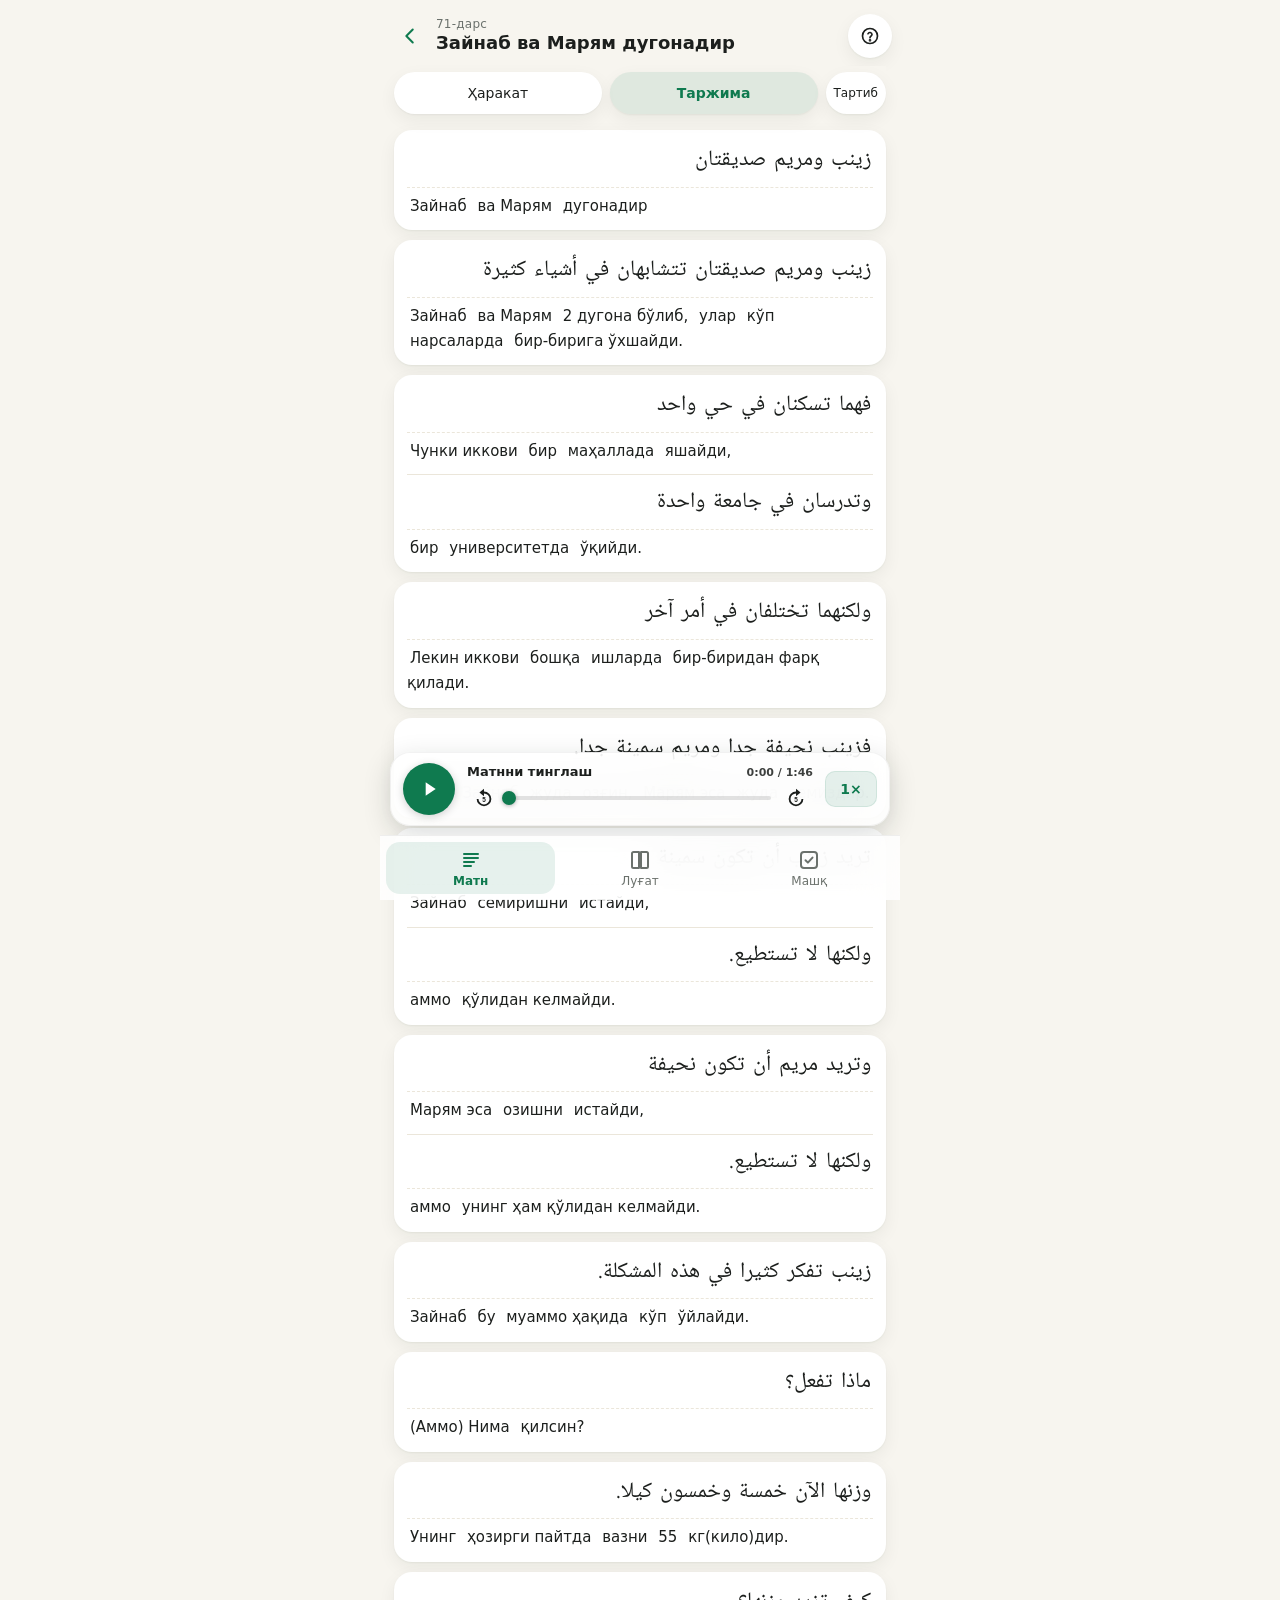
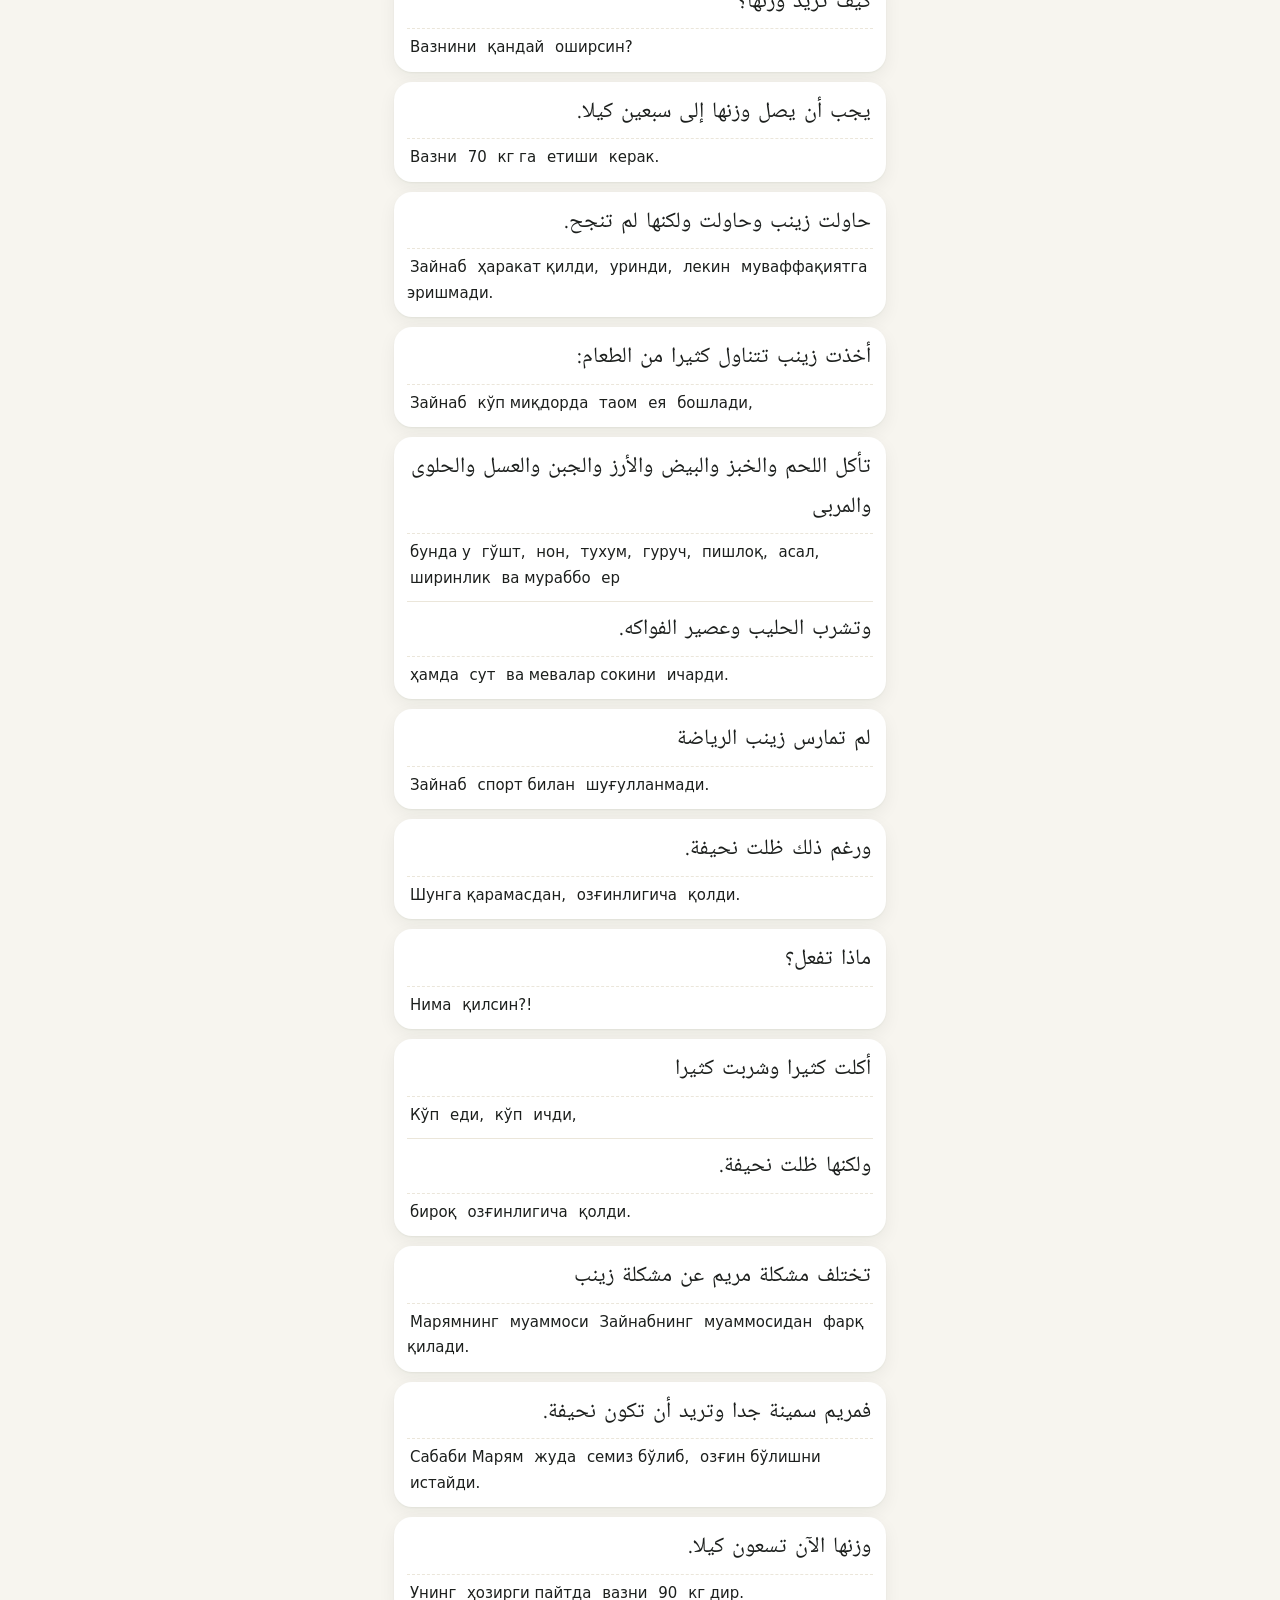
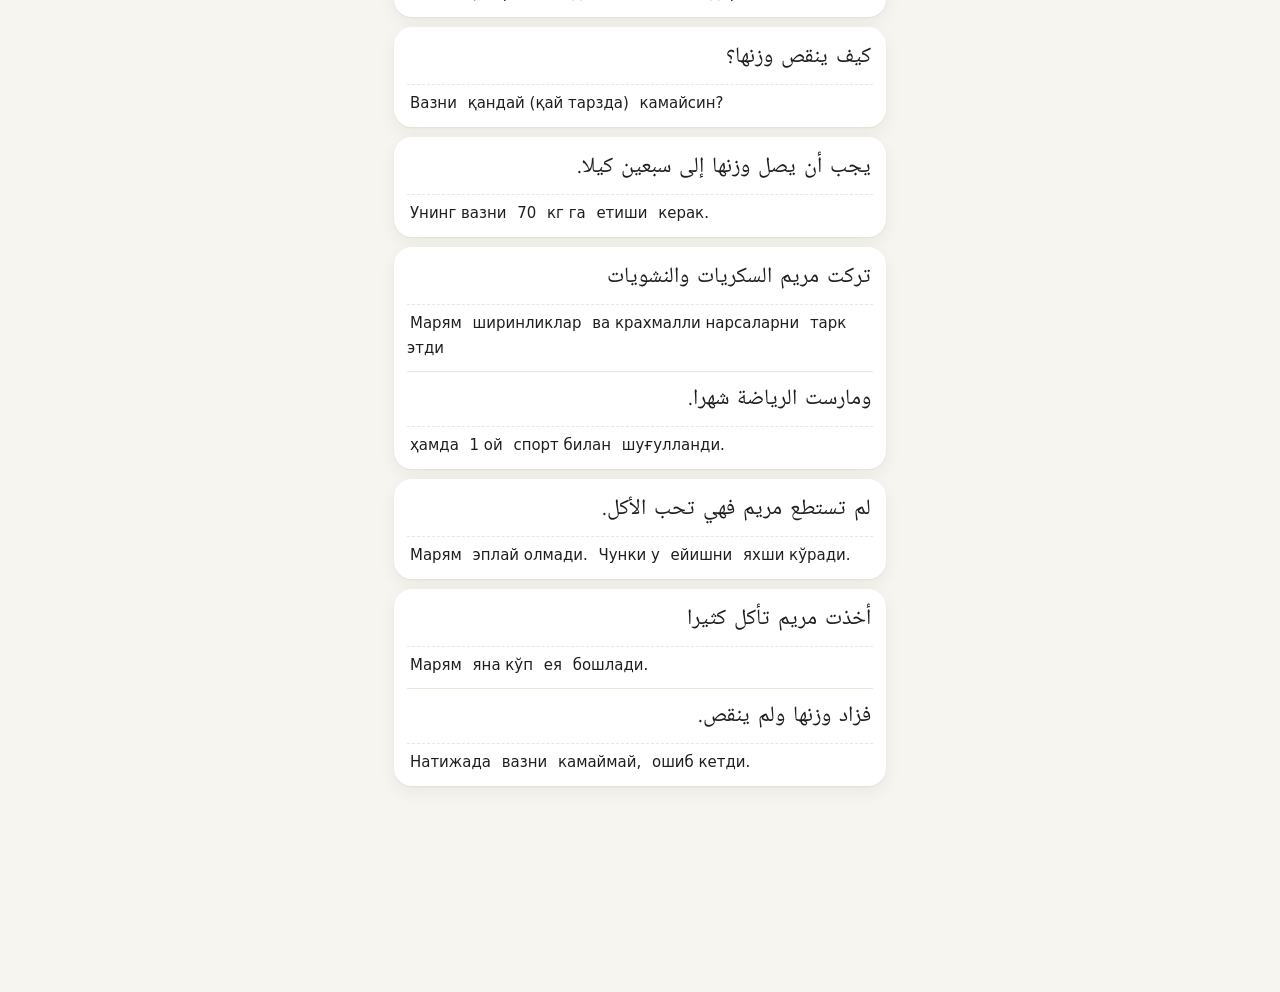
<file: 71.html>
<!DOCTYPE html>
<html lang="uz">
<head>
<meta charset="utf-8">
<meta name="viewport" content="width=device-width, initial-scale=1, viewport-fit=cover">
<title>71-дарс: Зайнаб ва Марям дугонадир</title>
<style>
:root{--bg:#f6f3ec;--cd:#fff;--tx:#1e2a26;--mu:#6b756f;--ac:#0f766e;--hl:#c2410c;--bd:#e0dccf;box-sizing:border-box;padding-top:env(safe-area-inset-top,0px);padding-bottom:env(safe-area-inset-bottom,0px)}
@media (prefers-color-scheme:dark){:root:not([data-theme="light"]){--bg:#10171a;--cd:#19242a;--tx:#e8efec;--mu:#93a29b;--ac:#2dd4bf;--hl:#fb923c;--bd:#2a3a41}}
:root[data-theme="dark"]{--bg:#10171a;--cd:#19242a;--tx:#e8efec;--mu:#93a29b;--ac:#2dd4bf;--hl:#fb923c;--bd:#2a3a41}
*{box-sizing:border-box}
body{margin:0;background:var(--bg);color:var(--tx);font-family:system-ui,-apple-system,sans-serif}
.w{max-width:520px;margin:0 auto;padding:14px 14px 40px}
h1{font-size:19px;margin:6px 0 10px}
.tabs{display:flex;gap:8px;margin-bottom:10px}
.tabs button,.tg{font:inherit;padding:9px 14px;border-radius:10px;border:1px solid var(--bd);background:var(--cd);color:var(--tx);cursor:pointer}
.tabs button.on{background:var(--ac);color:var(--bg);border-color:var(--ac)}
.tg{width:100%;margin-bottom:10px;font-size:14px;text-align:left}
.hint{font-size:13px;color:var(--mu);margin:0 0 10px}
.ln{background:var(--cd);border:1px solid var(--bd);border-radius:14px;padding:10px 12px;margin-bottom:10px}
.r1{direction:rtl;display:flex;align-items:flex-start;gap:8px}
.tr{font-size:15px;line-height:1.7;color:var(--mu);margin-top:6px;border-top:1px dashed var(--bd);padding-top:6px}
.ts{padding:1px 3px;border-radius:6px;cursor:pointer;color:var(--tx)}
.ts.on,.ws span.on{background:rgba(234,88,12,.25);color:var(--tx)}
.sp{font-family:"DarsNaskh","Noto Naskh Arabic","Geeza Pro","Traditional Arabic",serif;font-size:var(--fs,22px);line-height:1.8;color:var(--ac);font-weight:700;flex-shrink:0}
.ws{direction:rtl;display:flex;flex-wrap:wrap;gap:0 4px;flex:1}
.ar,.ws span,.big{font-family:"DarsNaskh","Noto Naskh Arabic","Geeza Pro","Traditional Arabic",serif}
.ws span{font-size:var(--fs,22px);line-height:1.8;padding:0 2px;border-radius:8px;cursor:pointer}
.ws span{-webkit-tap-highlight-color:transparent}
.ws span.pl,.ts.pl{background:rgba(234,88,12,.25);color:var(--tx)}
#tg{position:sticky;top:6px;z-index:6;box-shadow:0 2px 10px rgba(0,0,0,.22)}
#tg.on{background:var(--ac);color:var(--bg);border-color:var(--ac)}
.lt{margin-top:6px;text-align:left}
.lt button{font:inherit;font-size:12px;padding:3px 10px;border-radius:999px;border:1px solid var(--bd);background:var(--cd);color:var(--mu);cursor:pointer}
.lt button.on{background:var(--ac);color:var(--bg);border-color:var(--ac)}
.spd{display:flex;gap:6px;align-items:center;margin:6px 0 10px;font-size:13px;color:var(--mu)}
.spd button{font:inherit;padding:5px 12px;border-radius:8px;border:1px solid var(--bd);background:var(--cd);color:var(--tx);cursor:pointer}
.spd button.on{background:var(--ac);color:var(--bg);border-color:var(--ac)}
.ws span{-webkit-user-select:none;user-select:none;-webkit-touch-callout:none;touch-action:pan-y}
#sh{position:fixed;inset:0;background:rgba(0,0,0,.4);display:none;align-items:flex-end;z-index:9}
#sh.on{display:flex}
.sheet{background:var(--cd);width:100%;max-width:520px;margin:0 auto;border-radius:18px 18px 0 0;padding:18px 18px calc(18px + env(safe-area-inset-bottom,0px));max-height:75vh;overflow-y:auto}
.big{font-size:52px;text-align:center;direction:rtl;line-height:1.6}
.big b{color:var(--hl)}
.row{font-size:15px;line-height:1.5;margin:8px 0}
.row i{color:var(--mu);font-style:normal;font-size:12px;display:block}
.x{width:100%;margin-top:10px;padding:12px;border:0;border-radius:10px;background:var(--ac);color:var(--bg);font:inherit;font-weight:600}
.g{display:flex;align-items:center;justify-content:space-between;gap:10px;padding:10px 0;border-bottom:1px solid var(--bd)}
.g .ar{font-size:26px;direction:rtl}
.g span:last-child{font-size:15px;text-align:right}
.g{display:flex;flex-direction:row-reverse;align-items:flex-start;gap:14px;padding:12px 0;border-bottom:1px solid var(--bd)}
.g .ar{font-size:30px;line-height:1.5;direction:rtl;text-align:right;min-width:96px;white-space:nowrap}
.g .mn{flex:1;text-align:left;font-size:15px;line-height:1.55}
.g .mn div{margin-bottom:2px}
.g .mn .ex{color:var(--mu);font-size:13px;margin-top:4px}
.g .ar.vw{white-space:normal;max-width:48%;font-size:26px}
.vno{color:var(--mu);font-size:12px}
.ar2{font-family:"DarsNaskh","Noto Naskh Arabic","Geeza Pro","Traditional Arabic",serif;direction:rtl;text-align:right;font-size:21px;line-height:1.8;margin-top:6px}
mark{background:rgba(234,88,12,.25);color:inherit;border-radius:4px;padding:0 3px}
.g{flex-direction:column;align-items:stretch;gap:6px}
.g .hd{display:flex;flex-direction:row-reverse;align-items:flex-start;gap:14px}
.g .hd.lg{flex-direction:column;gap:2px}
.g .hd .ar.vw{white-space:nowrap;max-width:none;min-width:0;flex-shrink:0}
.g .hd.lg .ar.vw{font-size:21px;max-width:100%;overflow-x:auto}
.g .exs{display:flex;flex-direction:column;gap:6px}
.g .eb{background:rgba(127,127,127,.08);border-radius:10px;padding:6px 10px}
.g .eb .ar2{margin-top:0}
.g .eb .ex{color:var(--mu);font-size:14px;line-height:1.5;margin-top:3px}
#tx.hidetr .tr:not(.rev) .ts{filter:blur(5px);user-select:none}#tx.hidetr .tr:not(.rev) .ts.on,#tx.hidetr .tr:not(.rev) .ts.pl{background:none}
.lt{display:flex;gap:6px;flex-wrap:wrap}
.lt button.lp{color:var(--tx)}
#tg,#tt{font-size:14px;white-space:nowrap}
#lpb.on{background:var(--hl);color:var(--bg);border-color:var(--hl)}
#pp.on{background:var(--ac);color:var(--bg);border-color:var(--ac)}
#tt.on{background:var(--ac);color:var(--bg);border-color:var(--ac)}
.lt button.lp.on{background:var(--hl);border-color:var(--hl);color:var(--bg)}
.qbox{background:var(--cd);border:1px solid var(--bd);border-radius:14px;padding:14px}
.qhd{display:flex;justify-content:space-between;font-size:13px;color:var(--mu);margin-bottom:8px}
.qs{direction:rtl;font-family:"DarsNaskh","Noto Naskh Arabic","Geeza Pro","Traditional Arabic",serif;font-size:var(--fs,24px);line-height:2;text-align:right}
.qs .qt{background:rgba(234,88,12,.25);border-radius:8px;padding:0 4px}
.qtr{font-size:14px;color:var(--mu);margin:6px 0 10px;border-top:1px dashed var(--bd);padding-top:6px}
.qq{font-size:15px;margin:6px 0 10px}
.qo{display:grid;grid-template-columns:1fr 1fr 1fr;gap:8px}
.qo button{font:inherit;padding:10px 4px;border-radius:12px;border:2px solid var(--bd);background:var(--cd);color:var(--tx);cursor:pointer}
.qo button b{display:block;font-family:"DarsNaskh","Noto Naskh Arabic",serif;font-size:34px;line-height:1.5;font-weight:400}
.qo button span{font-size:12px;color:var(--mu)}
.qo button b{font-size:28px;line-height:1.7}.qs .qt{color:var(--hl)}
.qo button.ok{border-color:#16a34a;background:rgba(22,163,74,.15)}
.qo button.no{border-color:#dc2626;background:rgba(220,38,38,.15)}
.qf{margin-top:12px;font-size:15px;line-height:1.55}
.qf .res{font-weight:700;margin-bottom:4px}
.qb{display:flex;gap:8px;margin-top:12px}
.qb button{flex:1;font:inherit;padding:11px;border-radius:10px;border:1px solid var(--bd);background:var(--cd);color:var(--tx);cursor:pointer}
.qb button.pr{background:var(--ac);color:var(--bg);border-color:var(--ac);font-weight:600}
.qsc{font-size:44px;font-weight:700;text-align:center;color:var(--ac);margin:6px 0}
.qm{display:flex;gap:8px;margin-bottom:10px}
.qm button{flex:1;font:inherit;font-size:14px;padding:8px;border-radius:10px;border:1px solid var(--bd);background:var(--cd);color:var(--tx);cursor:pointer}
.qm button.on{background:var(--ac);color:var(--bg);border-color:var(--ac)}
.qs.qc{opacity:.6;font-size:calc(var(--fs,24px) * .85);border-bottom:1px dashed var(--bd);margin-bottom:6px}
.big .wp{color:var(--mu);font-size:.5em;margin:0 .35em;vertical-align:middle}
.wpr{margin:2px 0}
.wpr .ar{font-size:24px}
.qs .qt .ir{color:var(--hl);font-weight:inherit}
.qs .qa{box-shadow:inset 0 -3px 0 var(--ac);background:rgba(15,118,110,.15);border-radius:6px}
.qam{background:rgba(15,118,110,.1);border-radius:10px;padding:8px 10px;margin:6px 0}
.qam .ar{font-size:22px;unicode-bidi:isolate;direction:rtl}
#tx,#p3,.sheet{-webkit-user-select:none;user-select:none;-webkit-touch-callout:none}
.w.box{overflow-y:auto;-webkit-overflow-scrolling:touch;overscroll-behavior:contain}
#tx,#p3{touch-action:pan-y}
.ln .ck+.ck{margin-top:10px;padding-top:8px;border-top:1px solid var(--bd)}

:root{--cm:#3a64a0;--cx:#a24a36;--cf:#3a7a4c;--co:#78519e;--cb:#9a6a24;--cj:#2a7676;--ch:#8d5276}
@media (prefers-color-scheme:dark){:root:not([data-theme="light"]){--cm:#93b3e3;--cx:#e3a493;--cf:#93cfa4;--co:#c2a6e3;--cb:#dcb57d;--cj:#86c9c9;--ch:#d9a3c4}}
:root[data-theme="dark"]{--cm:#93b3e3;--cx:#e3a493;--cf:#93cfa4;--co:#c2a6e3;--cb:#dcb57d;--cj:#86c9c9;--ch:#d9a3c4}
#tx.tartib .pm{color:var(--cm)}#tx.tartib .px{color:var(--cx)}#tx.tartib .pf{color:var(--cf)}#tx.tartib .po{color:var(--co)}#tx.tartib .pb{color:var(--cb)}#tx.tartib .pj{color:var(--cj)}#tx.tartib .ph{color:var(--ch)}
#tx.tartib .ws span[data-n]::before,#tx.tartib .ts[data-n]::before{content:attr(data-n);font:700 11px system-ui,sans-serif;color:var(--mu);margin:0 2px;vertical-align:super;line-height:1;opacity:.9}
#tx.tartib .pm[data-n]::before{color:var(--cm)}#tx.tartib .px[data-n]::before{color:var(--cx)}#tx.tartib .pf[data-n]::before{color:var(--cf)}#tx.tartib .po[data-n]::before{color:var(--co)}#tx.tartib .pb[data-n]::before{color:var(--cb)}#tx.tartib .pj[data-n]::before{color:var(--cj)}#tx.tartib .ph[data-n]::before{color:var(--ch)}
.lgd{display:none;gap:4px 12px;flex-wrap:wrap;font-size:13px;margin:-4px 0 8px;position:sticky;top:52px;z-index:6;background:var(--bg);padding:2px 0 4px}.lgd.on{display:flex}
.lgd .pm{color:var(--cm)}.lgd .px{color:var(--cx)}.lgd .pf{color:var(--cf)}.lgd .po{color:var(--co)}.lgd .pb{color:var(--cb)}.lgd .pj{color:var(--cj)}.lgd .ph{color:var(--ch)}
#bl.on{background:var(--ac);color:var(--bg);border-color:var(--ac)}
.hide{display:none}
.rw{display:grid;grid-template-columns:92px 1fr;gap:10px;padding:7px 0;border-bottom:1px solid var(--bd);font-size:15px;line-height:1.5}
.rw>i{font-style:normal;color:var(--mu);font-size:12px;line-height:1.35;padding-top:3px}
.rw .ar{font-size:1.2em;line-height:1.3;unicode-bidi:isolate;direction:rtl}
.rw .wpr .ar{font-size:22px}
.irb{margin-top:12px;background:rgba(15,118,110,.07);border:1px solid var(--bd);border-radius:12px;padding:8px 12px}
.irb>i{display:block;font-style:normal;color:var(--mu);font-size:12px;margin-bottom:2px}
.irb div{direction:rtl;text-align:right;font-family:"DarsNaskh","Noto Naskh Arabic","Geeza Pro","Traditional Arabic",serif;font-size:calc(var(--fs,22px) * .86);line-height:2}
.irb div+div{border-top:1px dashed var(--bd)}
.irb b{color:var(--ac);font-weight:700}
.qf .rw{font-size:14px}
.rw .t{display:block;direction:rtl;text-align:right;font-family:"DarsNaskh","Noto Naskh Arabic","Geeza Pro","Traditional Arabic",serif;font-size:calc(var(--fs,22px) * .8);color:var(--ac);line-height:1.6;margin-top:1px}
.qmb{display:block;width:100%;margin-top:12px;font:inherit;font-size:15px;padding:10px;border-radius:12px;border:1px dashed var(--ac);background:transparent;color:var(--ac);cursor:pointer;text-align:left}
.qmb::after{content:" ▾";float:right}.qmb.on::after{content:" ▴"}
.qmx{margin-top:8px;font-size:15px;line-height:1.6}
.qmn{font-size:12px;color:var(--mu);margin-bottom:6px}
.qmt{background:rgba(127,127,127,.07);border-radius:10px;padding:8px 12px;margin-bottom:8px}
.qmt>b{display:block;color:var(--ac);margin-bottom:2px}
.qmt ul{margin:0;padding-left:18px}.qmt li{margin:3px 0}
.qmx .ar{font-family:"DarsNaskh","Noto Naskh Arabic","Geeza Pro","Traditional Arabic",serif;font-size:1.2em;line-height:1.3;unicode-bidi:isolate;direction:rtl}
.xul{font-size:16px;line-height:1.6;font-weight:600;background:rgba(194,65,12,.08);border-radius:10px;padding:8px 10px;margin:4px 0 6px}
.xul .ar{font-size:1.3em;unicode-bidi:isolate;direction:rtl;font-weight:700;color:var(--hl)}
.xul .ar ~ .ar{color:inherit;font-weight:600;font-size:1.2em}
.xul div+div{margin-top:4px;padding-top:4px;border-top:1px dashed rgba(194,65,12,.25)}
.qnv{display:flex;align-items:center;justify-content:space-between;gap:8px;margin-bottom:6px;font-size:14px}
.qnv button{font:inherit;font-size:22px;line-height:1;width:44px;height:36px;border-radius:10px;border:1px solid var(--bd);background:var(--cd);color:var(--tx);cursor:pointer}
.qnv button:disabled{opacity:.35}
.qex{font:inherit;font-size:14px;margin:4px 0 2px;padding:6px 14px;border-radius:999px;border:1px solid var(--bd);background:var(--cd);color:var(--ac);cursor:pointer}
.qex::after{content:" ▾"}.qex.on::after{content:" ▴"}
.qbox .qb{position:sticky;bottom:0;background:var(--cd);padding:8px 0 calc(8px + env(safe-area-inset-bottom,0px));margin-bottom:-14px;border-top:1px solid var(--bd);z-index:3}

:root{--cR:#1d4ed8;--cN:#b91c1c;--cJ:#15803d;--cZ:#7e22ce}
@media (prefers-color-scheme:dark){:root:not([data-theme="light"]){--cR:#93c5fd;--cN:#fca5a5;--cJ:#86efac;--cZ:#d8b4fe}}
:root[data-theme="dark"]{--cR:#93c5fd;--cN:#fca5a5;--cJ:#86efac;--cZ:#d8b4fe}
.big b.cR,.hk .cR{color:var(--cR)}.big b.cN,.hk .cN{color:var(--cN)}.big b.cJ,.hk .cJ{color:var(--cJ)}.big b.cZ,.hk .cZ{color:var(--cZ)}.hk .cM{color:var(--mu)}
.mnl{text-align:center;color:var(--mu);font-size:15px;margin:-6px 0 6px}
.hk{text-align:center;margin:0 0 8px}.hk span{display:inline-block;font-size:13px;font-weight:600;padding:2px 12px;border-radius:999px;background:rgba(127,127,127,.12)}
.tk{background:rgba(127,127,127,.06);border:1px solid var(--bd);border-radius:12px;padding:8px 12px;margin-top:4px}
.tk>i{display:block;font-style:normal;color:var(--mu);font-size:12px;margin-bottom:2px}
.tl{font-size:15px;line-height:1.55;padding:6px 0}.tl+.tl{border-top:1px dashed var(--bd)}
.tl .ar,.ny .ar,.xi .ar,.xul .tl .ar{font-size:1.25em;line-height:1.3;unicode-bidi:isolate;direction:rtl}
.tl>.ar:first-child{color:var(--ac);font-weight:700;font-size:1.35em}
.tn{color:var(--mu)}
.ny{font-size:13px;color:var(--mu);margin-top:6px;padding-top:6px;border-top:1px solid var(--bd);line-height:1.5}
.jt{margin-top:6px;padding-top:6px;border-top:1px solid var(--bd);font-weight:600;color:var(--ac)}
.xi{padding:4px 0;font-size:15px;line-height:1.55}.xi+.xi{border-top:1px dashed var(--bd)}
.xul .tl{padding:0;font-weight:600}
#tx.tartib .ws span[data-s]{text-align:center}
#tx.tartib .ws span[data-s]::after{content:attr(data-s);display:block;font:600 10.5px system-ui,-apple-system,sans-serif;color:var(--mu);line-height:1.2;white-space:nowrap;direction:ltr;unicode-bidi:isolate;margin:-3px 0 5px}
.oi{padding:6px 0;font-size:15px;line-height:1.55}.oi+.oi{border-top:1px dashed var(--bd)}.oi b{color:var(--ac)}.oi .ar{font-size:1.2em;line-height:1.3;unicode-bidi:isolate;direction:rtl}
.tr{font-size:calc(var(--fs,22px) * .68)}
.tl.tno{font-size:13px;color:var(--mu);padding-top:0;margin-top:-2px}
</style>
<link rel="manifest" href="manifest.webmanifest">
<meta name="theme-color" content="#0f766e">
<link rel="icon" href="icon-192.png">
<link rel="apple-touch-icon" href="icon-192.png">
<link rel="stylesheet" href="shell.css">
<script src="tg.js" data-key="dars71-holat" data-home="./"></script>
<style>
.home{display:inline-block;margin:2px 0 4px;font-size:14px;color:var(--ac);text-decoration:none}
</style>
</head>
<body>
<div class="w">
<a class="home" href="./">‹ Дарслар</a>
<h1>71-дарс: Зайнаб ва Марям дугонадир</h1>
<div class="tabs"><button class="on" id="t1" onclick="tab(1)">Матн</button><button id="t2" onclick="tab(2)">Луғат</button><button id="t3" onclick="tab(3)">Машқ</button></div>
<div id="p1">
<div style="display:flex;gap:8px;margin-bottom:10px;position:sticky;top:0;z-index:6;background:var(--bg);padding:6px 0"><button class="tg" id="pp" onclick="ppl()" style="width:60px;margin:0;text-align:center;padding:8px 0;font-size:20px" aria-label="Тўхтатиш/давом">▶</button><button class="tg" id="tg" onclick="tog()" style="flex:1;margin:0;text-align:center;padding:9px 4px">Ҳаракат</button><button class="tg on" id="tt" onclick="ttr()" style="flex:1;margin:0;text-align:center;padding:9px 4px">Таржима</button><button class="tg" id="bl" onclick="bol()" style="flex:0 0 auto;width:auto;margin:0;text-align:center;padding:9px 8px;font-size:12px">Тартиб</button></div>
<div class="lgd" id="lg"><span class="pm">● Мубтадо, إِنَّ исми</span><span class="px">● Хабар</span><span class="pf">● Феъл</span><span class="po">● Фоил</span><span class="pb">● Мафъулун биҳ</span><span class="pj">● Жар ва мажрур</span><span class="ph">● Зарф, ҳол</span></div>
<p class="hint" style="line-height:1.7">👆 Босинг — эшитасиз<br>✋ Босиб туринг — изоҳ<br>↔️ Суринг — шу ердан давом<br>🤏 Икки бармоқ — катта-кичик</p>
<div style="margin:10px 0"><audio controls preload="metadata" style="width:100%" src="a71-352c7dec.mp3"></audio>
<div class="spd"><span>Тезлик:</span><button onclick="spd(0.5,this)">0.5×</button><button onclick="spd(0.75,this)">0.75×</button><button class="on" onclick="spd(1,this)">1×</button></div></div>
<div id="tx"></div>
</div>
<div id="p2" class="hide"></div>
<div id="p3" class="hide"></div>
</div>
<div id="sh" onclick="cl(event)"><div class="sheet" id="sb"></div></div>
<script>
var D=[
["",`زَيْنَبُ|R|[[Исм (алам, ғайри мунсариф)]]. Мубтадо|Зайнаб/وَمَرْيَمُ|R|[[و — атф ҳарфи + исм (алам, ғайри мунсариф)]]. Атф: زَيْنَبُ га боғланган|ва Марям/صَدِيقَتَانِ|M|[[Исм (мусанно)]]. Хабар. Марфуъ: мусанно, рафъ аломати ا, охиридаги ن касра олади|икки дугона`],
["",`زَيْنَبُ|R|[[Исм (алам, ғайри мунсариф)]]. Мубтадо|Зайнаб/وَمَرْيَمُ|R|[[و — атф ҳарфи + исм (алам, ғайри мунсариф)]]. Атф: زَيْنَبُ га боғланган|ва Марям/صَدِيقَتَانِ|M|[[Исм (мусанно)]]. Хабар. Марфуъ: мусанно, рафъ аломати ا, охиридаги ن касра олади|икки дугона/تَتَشَابَهَانِ|M|[[Феъл (мудори)]]. Феъл ва фоил жумласи — صَدِيقَتَانِ нинг сифати. Марфуъ: афъоли хамса, раф белгиси ن нинг сақланиши; ا — фоил|бир-бирига ўхшайди/فِي|B|[[Ҳарф (жарр ҳарфи)]]. Сукунга мабний|-да/أَشْيَاءَ|M|[[Исм]]. Жарр ҳарфидан кейин. Мажрур: ғайри мунсариф, шунинг учун касра ўрнига фатҳа олади|нарсалар/كَثِيرَةٍ|J|[[Исм (сифат)]]. Сифат: мавсуфга (أَشْيَاءَ) эргашади|кўп`],
["",`فَهُمَا|B|[[Ҳарф ва олмош (فَ — сабабни билдирувчи ҳарф, هُمَا — мунфасил замир)]]. فَ — фатҳага мабний, هُمَا — сукунга мабний. هُمَا — мубтадо (маҳаллан марфуъ)|чунки иккови/تَسْكُنَانِ|M|[[Феъл (мудори)]]. Феъл ва фоил жумласи — هُمَا нинг хабари. Марфуъ: афъоли хамса, раф белгиси ن нинг сақланиши; ا — фоил|яшайди/فِي|B|[[Ҳарф (жарр ҳарфи)]]. Сукунга мабний|-да/حَيٍّ|J|[[Исм]]. Жарр ҳарфидан кейин|маҳалла/وَاحِدٍ|J|[[Исм (сифат)]]. Сифат: мавсуфга (حَيٍّ) эргашади|бир/وَتَدْرُسَانِ|M|[[و — атф ҳарфи + феъл (мудори)]]. Атф: تَسْكُنَانِ га боғланган. Марфуъ: афъоли хамса, раф белгиси ن нинг сақланиши; ا — фоил|ва ўқийди/فِي|B|[[Ҳарф (жарр ҳарфи)]]. Сукунга мабний|-да/جَامِعَةٍ|J|[[Исм]]. Жарр ҳарфидан кейин|университет/وَاحِدَةٍ|J|[[Исм (сифат)]]. Сифат: мавсуфга (جَامِعَةٍ) эргашади|бир`],
["",`وَلَكِنَّهُمَا|B|[[Ҳарф ва олмош (وَ — атф ҳарфи, لَكِنَّ — инна синглиси, هُمَا — олмош)]]. وَ — фатҳага мабний, لَكِنَّ — фатҳага мабний, هُمَا — сукунга мабний. هُمَا — لَكِنَّ нинг исми (маҳаллан мансуб)|лекин иккови/تَخْتَلِفَانِ|M|[[Феъл (мудори)]]. Феъл ва фоил жумласи — لَكِنَّ нинг хабари. Марфуъ: афъоли хамса, раф белгиси ن нинг сақланиши; ا — фоил|бир-биридан фарқ қилади/فِي|B|[[Ҳарф (жарр ҳарфи)]]. Сукунга мабний|-да/أَمْرٍ|J|[[Исм]]. Жарр ҳарфидан кейин|иш, масала/آخَرَ|M|[[Исм (сифат)]]. Сифат: мавсуфга (أَمْرٍ) эргашади. Мажрур: ғайри мунсариф, шунинг учун касра ўрнига фатҳа олади|бошқа`],
["",`فَزَيْنَبُ|R|[[ف — ҳарф + исм (алам, ғайри мунсариф)]]. Мубтадо|чунки Зайнаб/نَحِيفَةٌ|R|[[Исм (сифат)]]. Хабар|озғин/جِدًّا|N|[[Исм (масдар)]]. Мафъулун мутлақ (феъли маҳзуф)|жуда/وَمَرْيَمُ|R|[[و — атф ҳарфи + исм (алам, ғайри мунсариф)]]. Мубтадо|Марям эса/سَمِينَةٌ|R|[[Исм (сифат)]]. Хабар|семиз/جِدًّا~.|N|[[Исм (масдар)]]. Мафъулун мутлақ (феъли маҳзуф)|жуда`],
["",`تُرِيدُ|R|[[Феъл (мудори)]]. Уни насб ёки жазм қилувчи сўз йўқ|истайди/زَيْنَبُ|R|[[Исм (алам, ғайри мунсариф)]]. Фоил|Зайнаб/أَنْ|B|[[Ҳарф (масдарий ҳарф)]]. Сукунга мабний. Мудорийни насб қилади|-ишни/تَكُونَ|N|[[Феъл (мудори, ноқис)]]. أَنْ дан кейин мансуб мудори|бўл(иш)/سَمِينَةً|N|[[Исм (сифат)]]. تَكُونَ нинг хабари|семиз/وَلَكِنَّهَا|B|[[Ҳарф ва олмош (وَ — атф ҳарфи, لَكِنَّ — инна синглиси, هَا — олмош)]]. وَ — фатҳага мабний, لَكِنَّ — фатҳага мабний, هَا — сукунга мабний. هَا — لَكِنَّ нинг исми (маҳаллан мансуб)|лекин у/لَا|B|[[Ҳарф (нафий ҳарфи)]]. Сукунга мабний. Мудорийга таъсир қилмайди|-май(ди)/تَسْتَطِيعُ~.|R|[[Феъл (мудори)]]. Феъл ва фоил жумласи — لَكِنَّ нинг хабари|қўлидан келади (эплай олади)`],
["",`وَتُرِيدُ|R|[[و — атф ҳарфи + феъл (мудори)]]. Уни насб ёки жазм қилувчи сўз йўқ|ва истайди/مَرْيَمُ|R|[[Исм (алам, ғайри мунсариф)]]. Фоил|Марям/أَنْ|B|[[Ҳарф (масдарий ҳарф)]]. Сукунга мабний. Мудорийни насб қилади|-ишни/تَكُونَ|N|[[Феъл (мудори, ноқис)]]. أَنْ дан кейин мансуб мудори|бўл(иш)/نَحِيفَةً|N|[[Исм (сифат)]]. تَكُونَ нинг хабари|озғин/وَلَكِنَّهَا|B|[[Ҳарф ва олмош (وَ — атф ҳарфи, لَكِنَّ — инна синглиси, هَا — олмош)]]. وَ — фатҳага мабний, لَكِنَّ — фатҳага мабний, هَا — сукунга мабний. هَا — لَكِنَّ нинг исми (маҳаллан мансуб)|лекин у/لَا|B|[[Ҳарф (нафий ҳарфи)]]. Сукунга мабний. Мудорийга таъсир қилмайди|-май(ди)/تَسْتَطِيعُ~.|R|[[Феъл (мудори)]]. Феъл ва фоил жумласи — لَكِنَّ нинг хабари|қўлидан келади (эплай олади)`],
["",`زَيْنَبُ|R|[[Исм (алам, ғайри мунсариф)]]. Мубтадо|Зайнаб/تُفَكِّرُ|R|[[Феъл (мудори)]]. Феъл ва фоил жумласи — мубтадонинг хабари|ўйлайди/كَثِيراً|N|[[Исм]]. Мафъулун мутлақ ўрнида (маҳзуф масдарнинг сифати)|кўп/فِي|B|[[Ҳарф (жарр ҳарфи)]]. Сукунга мабний|-да/هَذِهِ|B|[[Исм (исм ишора)]]. Касрага мабний. Мажрур ўрнида (маҳаллан мажрур)|бу/الْمُشْكِلَةِ~.|J|[[Исм]]. Бадал: هَذِهِ га эргашади|муаммо`],
["",`مَاذَا|B|[[Исм (истифҳом исми)]]. Сукунга мабний. Мафъулун биҳ ўрнида (маҳаллан мансуб)|нима/تَفْعَلُ~؟|R|[[Феъл (мудори)]]. Уни насб ёки жазм қилувчи сўз йўқ|қилади; қилсин`],
["",`وَزْنُهَا|M|[[Исм]]. Мубтадо, мудоф. Марфуъ: وَزْنُ даги дамма; هَا — олмош, сукунга мабний, мудоф илайҳ|унинг вазни/الْآنَ|N|[[Исм (зарф замон)]]. Зарф замон|ҳозир/خَمْسَةٌ|R|[[Исм (сон)]]. Хабар|беш/وَخَمْسُونَ|M|[[و — атф ҳарфи + исм (сон)]]. Атф: خَمْسَةٌ га боғланган. Марфуъ: рафъ аломати و (жамъ музаккар солимга ўхшаш сон), охиридаги ن фатҳа олади|ва эллик/كَيْلاً~.|N|[[Исм]]. Тамйиз|кило(грамм)`],
["",`كَيْفَ|B|[[Исм (истифҳом исми)]]. Фатҳага мабний. Ҳол ўрнида (маҳаллан мансуб)|қандай/تَزِيدُ|R|[[Феъл (мудори)]]. Уни насб ёки жазм қилувчи сўз йўқ|оширади; оширсин/وَزْنَهَا~؟|M|[[Исм]]. Мафъулун биҳ, мудоф. Мансуб: وَزْنَ даги фатҳа; هَا — олмош, сукунга мабний, мудоф илайҳ|унинг вазнини`],
["",`يَجِبُ|R|[[Феъл (мудори)]]. Уни насб ёки жазм қилувчи сўз йўқ|керак/أَنْ|B|[[Ҳарф (масдарий ҳарф)]]. Сукунга мабний. Мудорийни насб қилади|-ишни/يَصِلَ|N|[[Феъл (мудори)]]. أَنْ дан кейин мансуб мудори|етиши/وَزْنُهَا|M|[[Исм]]. Фоил, мудоф. Марфуъ: وَزْنُ даги дамма; هَا — олмош, сукунга мабний, мудоф илайҳ|унинг вазни/إِلَى|B|[[Ҳарф (жарр ҳарфи)]]. Сукунга мабний|-га/سَبْعِينَ|M|[[Исм (сон)]]. Жарр ҳарфидан кейин. Мажрур: жамъ музаккар солимга мулҳақ сон, жарр аломати ي, охиридаги ن фатҳа олади|етмиш/كَيْلاً~.|N|[[Исм]]. Тамйиз|кило(грамм)`],
["",`حَاوَلَتْ|B|[[Феъл (мозий)]]. Фатҳага мабний. تْ — таънис ҳарфи (сукунга мабний)|ҳаракат қилди, уринди/زَيْنَبُ|R|[[Исм (алам, ғайри мунсариф)]]. Фоил|Зайнаб/وَحَاوَلَتْ|B|[[Ҳарф ва феъл (وَ — атф ҳарфи, حَاوَلَتْ — мозий феъли)]]. وَ — фатҳага мабний, حَاوَلَتْ — фатҳага мабний. Фоили — яширин هِيَ|ва уринди/وَلَكِنَّهَا|B|[[Ҳарф ва олмош (وَ — атф ҳарфи, لَكِنَّ — инна синглиси, هَا — олмош)]]. وَ — фатҳага мабний, لَكِنَّ — фатҳага мабний, هَا — сукунга мабний. هَا — لَكِنَّ нинг исми (маҳаллан мансуб)|лекин у/لَمْ|B|[[Ҳарф (жазм ҳарфи)]]. Сукунга мабний. Мудорийни жазм қилади ва ўтган замонни инкор қилади|-мади/تَنْجَحْ~.|Z|[[Феъл (мудори)]]. لَمْ дан кейин мажзум мудори|муваффақиятга эришади`],
["",`أَخَذَتْ|B|[[Феъл (мозий, бошлаш феъли)]]. Фатҳага мабний. Бошлаш феъли: исми марфуъ, хабари — мудори феъл (жумла)|…а бошлади/زَيْنَبُ|R|[[Исм (алам, ғайри мунсариф)]]. أَخَذَتْ нинг исми|Зайнаб/تَتَنَاوَلُ|R|[[Феъл (мудори)]]. Феъл ва фоил жумласи — أَخَذَتْ нинг хабари|тановул қилади (ейди)/كَثِيراً|N|[[Исм]]. Мафъулун биҳ|кўп (миқдор)/مِنَ|B|[[Ҳарф (жарр ҳарфи)]]. Сукунга мабний, кейинги ال сабаб фатҳа олган|-дан/الطَّعَامِ~:|J|[[Исм]]. Жарр ҳарфидан кейин|таом`],
["",`تَأْكُلُ|R|[[Феъл (мудори)]]. Уни насб ёки жазм қилувчи сўз йўқ|ейди/اللَّحْمَ|N|[[Исм]]. Мафъулун биҳ|гўшт/وَالْخُبْزَ|N|[[و — атф ҳарфи + исм]]. Атф: اللَّحْمَ га боғланган|ва нон/وَالْبَيْضَ|N|[[و — атф ҳарфи + исм]]. Атф: اللَّحْمَ га боғланган|ва тухум/وَالْأَرُزَّ|N|[[و — атф ҳарфи + исм]]. Атф: اللَّحْمَ га боғланган|ва гуруч/وَالْجُبْنَ|N|[[و — атф ҳарфи + исм]]. Атф: اللَّحْمَ га боғланган|ва пишлоқ/وَالْعَسَلَ|N|[[و — атф ҳарфи + исм]]. Атф: اللَّحْمَ га боғланган|ва асал/وَالْحَلْوَى|M|[[و — атф ҳарфи + исм]]. Атф: اللَّحْمَ га боғланган. Мансуб: фатҳа охирги ى да кўринмайди (тааззур)|ва ширинлик/وَالْمُرَبَّى|M|[[و — атф ҳарфи + исм]]. Атф: اللَّحْمَ га боғланган. Мансуб: фатҳа охирги ى да кўринмайди (тааззур)|ва мураббо/وَتَشْرَبُ|R|[[و — атф ҳарфи + феъл (мудори)]]. Уни насб ёки жазм қилувчи сўз йўқ|ва ичади/الْحَلِيبَ|N|[[Исм]]. Мафъулун биҳ|сут/وَعَصِيرَ|N|[[و — атф ҳарфи + исм]]. Атф: الْحَلِيبَ га боғланган, мудоф|ва соки/الْفَوَاكِهِ~.|J|[[Исм]]. Мудоф илайҳ|мевалар`],
["",`لَمْ|B|[[Ҳарф (жазм ҳарфи)]]. Сукунга мабний. Мудорийни жазм қилади ва ўтган замонни инкор қилади|-мади/تُمَارِسْ|Z|[[Феъл (мудори)]]. لَمْ дан кейин мажзум мудори|шуғулланади/زَيْنَبُ|R|[[Исм (алам, ғайри мунсариф)]]. Фоил|Зайнаб/الرِّيَاضَةَ|N|[[Исм]]. Мафъулун биҳ|спорт`],
["",`وَرَغْمَ|N|[[و — ҳарф + исм (масдар)]]. Мафъулун мутлақ (феъли маҳзуф), мудоф|шунга қарамасдан/ذَلِكَ|B|[[Исм (исм ишора)]]. ذَا — сукунга мабний, لِ — узоқлик ҳарфи, كَ — хитоб ҳарфи. Мудоф илайҳ (маҳаллан мажрур)|шу, у/ظَلَّتْ|B|[[Феъл (мозий, ноқис)]]. Фатҳага мабний. كَانَ синглиси: исмини раф, хабарини насб қилади|…лигича қолди/نَحِيفَةً~.|N|[[Исм (сифат)]]. ظَلَّتْ нинг хабари|озғин`],
["",`مَاذَا|B|[[Исм (истифҳом исми)]]. Сукунга мабний. Мафъулун биҳ ўрнида (маҳаллан мансуб)|нима/تَفْعَلُ~؟|R|[[Феъл (мудори)]]. Уни насб ёки жазм қилувчи сўз йўқ|қилади; қилсин`],
["",`أَكَلَتْ|B|[[Феъл (мозий)]]. Фатҳага мабний. تْ — таънис ҳарфи (сукунга мабний)|еди/كَثِيراً|N|[[Исм]]. Мафъулун мутлақ ўрнида (маҳзуф масдарнинг сифати)|кўп/وَشَرِبَتْ|B|[[Ҳарф ва феъл (وَ — атф ҳарфи, شَرِبَتْ — мозий феъли)]]. وَ — фатҳага мабний, شَرِبَتْ — фатҳага мабний. Фоили — яширин هِيَ|ва ичди/كَثِيراً|N|[[Исм]]. Мафъулун мутлақ ўрнида (маҳзуф масдарнинг сифати)|кўп/وَلَكِنَّهَا|B|[[Ҳарф ва олмош (وَ — атф ҳарфи, لَكِنَّ — инна синглиси, هَا — олмош)]]. وَ — фатҳага мабний, لَكِنَّ — фатҳага мабний, هَا — сукунга мабний. هَا — لَكِنَّ нинг исми (маҳаллан мансуб)|лекин у/ظَلَّتْ|B|[[Феъл (мозий, ноқис)]]. Фатҳага мабний. كَانَ синглиси: исмини раф, хабарини насб қилади|…лигича қолди/نَحِيفَةً~.|N|[[Исм (сифат)]]. ظَلَّتْ нинг хабари|озғин`],
["",`تَخْتَلِفُ|R|[[Феъл (мудори)]]. Уни насб ёки жазм қилувчи сўз йўқ|фарқ қилади/مُشْكِلَةُ|R|[[Исм]]. Фоил, мудоф|муаммо(си)/مَرْيَمَ|M|[[Исм (алам, ғайри мунсариф)]]. Мудоф илайҳ. Мажрур: ғайри мунсариф, шунинг учун касра ўрнига фатҳа олади|Марям(нинг)/عَنْ|B|[[Ҳарф (жарр ҳарфи)]]. Сукунга мабний|-дан/مُشْكِلَةِ|J|[[Исм]]. Жарр ҳарфидан кейин, мудоф|муаммо(си)/زَيْنَبَ|M|[[Исм (алам, ғайри мунсариф)]]. Мудоф илайҳ. Мажрур: ғайри мунсариф, шунинг учун касра ўрнига фатҳа олади|Зайнаб(нинг)`],
["",`فَمَرْيَمُ|R|[[ف — ҳарф + исм (алам, ғайри мунсариф)]]. Мубтадо|чунки Марям/سَمِينَةٌ|R|[[Исм (сифат)]]. Хабар|семиз/جِدًّا|N|[[Исм (масдар)]]. Мафъулун мутлақ (феъли маҳзуф)|жуда/وَتُرِيدُ|R|[[و — атф ҳарфи + феъл (мудори)]]. Уни насб ёки жазм қилувчи сўз йўқ|ва истайди/أَنْ|B|[[Ҳарф (масдарий ҳарф)]]. Сукунга мабний. Мудорийни насб қилади|-ишни/تَكُونَ|N|[[Феъл (мудори, ноқис)]]. أَنْ дан кейин мансуб мудори|бўл(иш)/نَحِيفَةً~.|N|[[Исм (сифат)]]. تَكُونَ нинг хабари|озғин`],
["",`وَزْنُهَا|M|[[Исм]]. Мубтадо, мудоф. Марфуъ: وَزْنُ даги дамма; هَا — олмош, сукунга мабний, мудоф илайҳ|унинг вазни/الْآنَ|N|[[Исм (зарф замон)]]. Зарф замон|ҳозир/تِسْعُونَ|M|[[Исм (сон)]]. Хабар. Марфуъ: рафъ аломати و (жамъ музаккар солимга ўхшаш сон), охиридаги ن фатҳа олади|тўқсон/كَيْلاً~.|N|[[Исм]]. Тамйиз|кило(грамм)`],
["",`كَيْفَ|B|[[Исм (истифҳом исми)]]. Фатҳага мабний. Ҳол ўрнида (маҳаллан мансуб)|қандай/يَنْقُصُ|R|[[Феъл (мудори)]]. Уни насб ёки жазм қилувчи сўз йўқ|камаяди; камайсин/وَزْنُهَا~؟|M|[[Исм]]. Фоил, мудоф. Марфуъ: وَزْنُ даги дамма; هَا — олмош, сукунга мабний, мудоф илайҳ|унинг вазни`],
["",`يَجِبُ|R|[[Феъл (мудори)]]. Уни насб ёки жазм қилувчи сўз йўқ|керак/أَنْ|B|[[Ҳарф (масдарий ҳарф)]]. Сукунга мабний. Мудорийни насб қилади|-ишни/يَصِلَ|N|[[Феъл (мудори)]]. أَنْ дан кейин мансуб мудори|етиши/وَزْنُهَا|M|[[Исм]]. Фоил, мудоф. Марфуъ: وَزْنُ даги дамма; هَا — олмош, сукунга мабний, мудоф илайҳ|унинг вазни/إِلَى|B|[[Ҳарф (жарр ҳарфи)]]. Сукунга мабний|-га/سَبْعِينَ|M|[[Исм (сон)]]. Жарр ҳарфидан кейин. Мажрур: жамъ музаккар солимга мулҳақ сон, жарр аломати ي, охиридаги ن фатҳа олади|етмиш/كَيْلاً~.|N|[[Исм]]. Тамйиз|кило(грамм)`],
["",`تَرَكَتْ|B|[[Феъл (мозий)]]. Фатҳага мабний. تْ — таънис ҳарфи (сукунга мабний)|тарк этди/مَرْيَمُ|R|[[Исм (алам, ғайри мунсариф)]]. Фоил|Марям/السُّكَّرِيَّاتِ|M|[[Исм (жамъ муаннас солим)]]. Мафъулун биҳ. Мансуб: жамъ муаннас солим, насб аломати касра|ширинликлар/وَالنَّشَوِيَّاتِ|M|[[و — атф ҳарфи + исм (жамъ муаннас солим)]]. Атф: السُّكَّرِيَّاتِ га боғланган. Мансуб: жамъ муаннас солим, насб аломати касра|ва крахмалли нарсалар/وَمَارَسَتِ|B|[[Ҳарф ва феъл (وَ — атф ҳарфи, مَارَسَتِ — мозий феъли)]]. وَ — фатҳага мабний, مَارَسَتِ — фатҳага мабний. Фоили — яширин هِيَ|ва шуғулланди/الرِّيَاضَةَ|N|[[Исм]]. Мафъулун биҳ|спорт/شَهْراً~.|N|[[Исм (зарф замон)]]. Зарф замон|бир ой`],
["",`لَمْ|B|[[Ҳарф (жазм ҳарфи)]]. Сукунга мабний. Мудорийни жазм қилади ва ўтган замонни инкор қилади|-мади/تَسْتَطِعْ|Z|[[Феъл (мудори)]]. لَمْ дан кейин мажзум мудори|қўлидан келади (эплай олади)/مَرْيَمُ|R|[[Исм (алам, ғайри мунсариф)]]. Фоил|Марям/فَهِيَ|B|[[Ҳарф ва олмош (فَ — сабабни билдирувчи ҳарф, هِيَ — мунфасил замир)]]. فَ — фатҳага мабний, هِيَ — фатҳага мабний. هِيَ — мубтадо (маҳаллан марфуъ)|чунки у/تُحِبُّ|R|[[Феъл (мудори)]]. Феъл ва фоил жумласи — мубтадонинг хабари|яхши кўради/الْأَكْلَ~.|N|[[Исм]]. Мафъулун биҳ|ейиш, таомланиш`],
["",`أَخَذَتْ|B|[[Феъл (мозий, бошлаш феъли)]]. Фатҳага мабний. Бошлаш феъли: исми марфуъ, хабари — мудори феъл (жумла)|…а бошлади/مَرْيَمُ|R|[[Исм (алам, ғайри мунсариф)]]. أَخَذَتْ нинг исми|Марям/تَأْكُلُ|R|[[Феъл (мудори)]]. Феъл ва фоил жумласи — أَخَذَتْ нинг хабари|ейди/كَثِيراً|N|[[Исм]]. Мафъулун мутлақ ўрнида (маҳзуф масдарнинг сифати)|кўп/فَزَادَ|B|[[Ҳарф ва феъл (فَ — атф ҳарфи, زَادَ — мозий феъли)]]. فَ — фатҳага мабний, زَادَ — фатҳага мабний|натижада ошди/وَزْنُهَا|M|[[Исм]]. Фоил, мудоф. Марфуъ: وَزْنُ даги дамма; هَا — олмош, сукунга мабний, мудоф илайҳ|унинг вазни/وَلَمْ|B|[[Ҳарф (وَ — ҳол вови, لَمْ — жазм ҳарфи)]]. وَ — фатҳага мабний, لَمْ — сукунга мабний. لَمْ мудорийни жазм қилади ва ўтган замонни инкор қилади|ҳолда …-май/يَنْقُصْ~.|Z|[[Феъл (мудори)]]. لَمْ дан кейин мажзум мудори|камаяди`]
];
var TR=[[["Зайнаб", [0]], ["ва Марям", [1]], ["дугонадир", [2]]], [["Зайнаб", [0]], ["ва Марям", [1]], ["2 дугона бўлиб,", [2]], ["улар", [3]], ["кўп", [6]], ["нарсаларда", [4, 5]], ["бир-бирига ўхшайди.", [3]]], [["Чунки иккови", [0]], ["бир", [4]], ["маҳаллада", [2, 3]], ["яшайди,", [1]], ["бир", [8]], ["университетда", [6, 7]], ["ўқийди.", [5]]], [["Лекин иккови", [0]], ["бошқа", [4]], ["ишларда", [2, 3]], ["бир-биридан фарқ қилади.", [1]]], [["Чунки Зайнаб", [0]], ["жуда", [2]], ["озғин,", [1]], ["Марям эса", [3]], ["жуда", [5]], ["семиздир.", [4]]], [["Зайнаб", [1]], ["семиришни", [2, 3, 4]], ["истайди,", [0]], ["аммо", [5]], ["қўлидан келмайди.", [6, 7]]], [["Марям эса", [1]], ["озишни", [2, 3, 4]], ["истайди,", [0]], ["аммо", [5]], ["унинг ҳам қўлидан келмайди.", [6, 7]]], [["Зайнаб", [0]], ["бу", [4]], ["муаммо ҳақида", [3, 5]], ["кўп", [2]], ["ўйлайди.", [1]]], [["(Аммо) Нима", [0]], ["қилсин?", [1]]], [["Унинг", [0]], ["ҳозирги пайтда", [1]], ["вазни", [0]], ["55", [2, 3]], ["кг(кило)дир.", [4]]], [["Вазнини", [2]], ["қандай", [0]], ["оширсин?", [1]]], [["Вазни", [3]], ["70", [5]], ["кг га", [4, 6]], ["етиши", [1, 2]], ["керак.", [0]]], [["Зайнаб", [1]], ["ҳаракат қилди,", [0]], ["уринди,", [2]], ["лекин", [3]], ["муваффақиятга эришмади.", [4, 5]]], [["Зайнаб", [1]], ["кўп миқдорда", [3]], ["таом", [4, 5]], ["ея", [2]], ["бошлади,", [0]]], [["бунда у", [0]], ["гўшт,", [1]], ["нон,", [2]], ["тухум,", [3]], ["гуруч,", [4]], ["пишлоқ,", [5]], ["асал,", [6]], ["ширинлик", [7]], ["ва мураббо", [8]], ["ер", [0]], ["ҳамда", [9]], ["сут", [10]], ["ва мевалар сокини", [11, 12]], ["ичарди.", [9]]], [["Зайнаб", [2]], ["спорт билан", [3]], ["шуғулланмади.", [0, 1]]], [["Шунга қарамасдан,", [0, 1]], ["озғинлигича", [3]], ["қолди.", [2]]], [["Нима", [0]], ["қилсин?!", [1]]], [["Кўп", [1]], ["еди,", [0]], ["кўп", [3]], ["ичди,", [2]], ["бироқ", [4]], ["озғинлигича", [6]], ["қолди.", [5]]], [["Марямнинг", [2]], ["муаммоси", [1]], ["Зайнабнинг", [5]], ["муаммосидан", [3, 4]], ["фарқ қилади.", [0]]], [["Сабаби Марям", [0]], ["жуда", [2]], ["семиз бўлиб,", [1]], ["озғин бўлишни", [4, 5, 6]], ["истайди.", [3]]], [["Унинг", [0]], ["ҳозирги пайтда", [1]], ["вазни", [0]], ["90", [2]], ["кг дир.", [3]]], [["Вазни", [2]], ["қандай (қай тарзда)", [0]], ["камайсин?", [1]]], [["Унинг вазни", [3]], ["70", [5]], ["кг га", [4, 6]], ["етиши", [1, 2]], ["керак.", [0]]], [["Марям", [1]], ["ширинликлар", [2]], ["ва крахмалли нарсаларни", [3]], ["тарк этди", [0]], ["ҳамда", [4]], ["1 ой", [6]], ["спорт билан", [5]], ["шуғулланди.", [4]]], [["Марям", [2]], ["эплай олмади.", [0, 1]], ["Чунки у", [3]], ["ейишни", [5]], ["яхши кўради.", [4]]], [["Марям", [1]], ["яна кўп", [3]], ["ея", [2]], ["бошлади.", [0]], ["Натижада", [4]], ["вазни", [5]], ["камаймай,", [6, 7]], ["ошиб кетди.", [4]]]];
var T={R:["марфуъ","дамма"],N:["мансуб","фатҳа"],J:["мажрур","касра"],Z:["мажзум","сукун"]};
var show=false,all=[];
function plain(v){return v.replace(/[\u064B-\u0652\u0670]/g,"")}
function ends(v){var m=v.match(/^(.*?)([\u0621-\u064A][\u064B-\u0652\u0670]*)$/);return m?[m[1],m[2]]:[v,""]}
var OVK={};
function info(w){
  var f=w.split("|"),vv=f[0].split("~"),v=vv[0],pu=vv[1]||"",c=f[1],r=f[2],mn=f[3];
  if(mn.charAt(0)=="!")mn=mn.slice(1);
  var e=ends(v),ty="",role="",why="",m=r.match(/^\[\[(.*?)\]\]\.?\s*([\s\S]*)$/);
  if(m){ty=m[1];r=m[2]}
  var ov=OVK[plain(v)];
  if(ov){role=ov[0];why=ov[1]}
  else if(c=="R"||c=="N"||c=="J"||c=="Z"){
    role=r;
    why="Бу ўринда сўз "+T[c][0]+" бўлади, шунинг учун охирига "+T[c][1]+" қўйилади.";
    if(/[\u064B\u064C\u064D]$/.test(v))why+=" Танвин: ноаниқ исм.";
  }else{
    var k=r.indexOf(". "),p1=k<0?r:r.slice(0,k),p2=k<0?"":r.slice(k+2);
    if(/мабний/.test(p1)){why=p1;role=p2}else{role=p1;why=p2}
  }
  return {v:v,e:e,ty:ty,role:role,why:why,mn:mn,c:c,pu:pu};
}

/* klassik i'rob: t=turi r=gapdagi o'rni o=omil i=i'robi b=belgisi x=qolgan qismlari n=izoh a=arabcha i'rob */
var IRB={"0-0": {"k": [["زَيْنَبُ", "мубтадо, раф қилинган, аломати зоҳирий замма"]], "s": "мубтадо", "j": "R", "a": [["زَيْنَبُ", "مُبْتَدَأٌ مَرْفُوعٌ وَعَلَامَةُ رَفْعِهِ الضَّمَّةُ الظَّاهِرَةُ، وَهُوَ مَمْنُوعٌ مِنَ الصَّرْفِ لِلْعَلَمِيَّةِ وَالتَّأْنِيثِ."]], "x": ["زَيْنَبُ — ғайри мунсариф (атоқли от ва муаннас): танвин олмайди."]}, "0-1": {"k": [["وَ", "атф ҳарфи («ва»), фатҳага мабний, эъробдан унга ўрин йўқ"], ["مَرْيَمُ", "زَيْنَبُ га маътуф, раф қилинган, аломати зоҳирий замма"]], "s": "ҳарф + маътуф", "j": "R", "a": [["الْوَاوُ", "حَرْفُ عَطْفٍ مَبْنِيٌّ عَلَى الْفَتْحِ لَا مَحَلَّ لَهُ مِنَ الْإِعْرَابِ."], ["مَرْيَمُ", "مَعْطُوفٌ عَلَى «زَيْنَبُ» مَرْفُوعٌ وَعَلَامَةُ رَفْعِهِ الضَّمَّةُ الظَّاهِرَةُ، وَهُوَ مَمْنُوعٌ مِنَ الصَّرْفِ لِلْعَلَمِيَّةِ وَالتَّأْنِيثِ."]]}, "0-2": {"k": [["صَدِيقَتَانِ", "хабар, раф қилинган, аломати ا, чунки у мусанно"], ["", "زَيْنَبُ وَمَرْيَمُ нинг хабари", "n"]], "s": "хабар", "j": "R", "a": [["صَدِيقَتَانِ", "خَبَرٌ مَرْفُوعٌ وَعَلَامَةُ رَفْعِهِ الْأَلِفُ لِأَنَّهُ مُثَنًّى، وَالنُّونُ عِوَضٌ عَنِ التَّنْوِينِ فِي الِاسْمِ الْمُفْرَدِ."]]}, "1-0": {"k": [["زَيْنَبُ", "мубтадо, раф қилинган, аломати зоҳирий замма"]], "s": "мубтадо", "j": "R", "a": [["زَيْنَبُ", "مُبْتَدَأٌ مَرْفُوعٌ وَعَلَامَةُ رَفْعِهِ الضَّمَّةُ الظَّاهِرَةُ، وَهُوَ مَمْنُوعٌ مِنَ الصَّرْفِ لِلْعَلَمِيَّةِ وَالتَّأْنِيثِ."]]}, "1-1": {"k": [["وَ", "атф ҳарфи («ва»), фатҳага мабний, эъробдан унга ўрин йўқ"], ["مَرْيَمُ", "زَيْنَبُ га маътуф, раф қилинган, аломати зоҳирий замма"]], "s": "ҳарф + маътуф", "j": "R", "a": [["الْوَاوُ", "حَرْفُ عَطْفٍ مَبْنِيٌّ عَلَى الْفَتْحِ لَا مَحَلَّ لَهُ مِنَ الْإِعْرَابِ."], ["مَرْيَمُ", "مَعْطُوفٌ عَلَى «زَيْنَبُ» مَرْفُوعٌ وَعَلَامَةُ رَفْعِهِ الضَّمَّةُ الظَّاهِرَةُ، وَهُوَ مَمْنُوعٌ مِنَ الصَّرْفِ لِلْعَلَمِيَّةِ وَالتَّأْنِيثِ."]]}, "1-2": {"k": [["صَدِيقَتَانِ", "хабар, раф қилинган, аломати ا, чунки у мусанно, ўзи мавсуф"], ["", "زَيْنَبُ وَمَرْيَمُ нинг хабари", "n"]], "s": "хабар", "j": "R", "a": [["صَدِيقَتَانِ", "خَبَرٌ مَرْفُوعٌ وَعَلَامَةُ رَفْعِهِ الْأَلِفُ لِأَنَّهُ مُثَنًّى، وَالنُّونُ عِوَضٌ عَنِ التَّنْوِينِ فِي الِاسْمِ الْمُفْرَدِ."]]}, "1-3": {"k": [["تَتَشَابَهَانِ", "музорий феъли, раф қилинган, аломати ن нинг собит бўлиши, чунки у афъоли хамсадан"], ["ا", "муттасил замир бўлиб фоил, сукунга мабний, раф ўринда"], ["", "феъл ва фоилдан иборат жумла صَدِيقَتَانِ нинг сифати бўлиб, раф ўринда", "n"]], "s": "муз.феъли", "j": "R", "a": [["تَتَشَابَهَانِ", "فِعْلٌ مُضَارِعٌ مَرْفُوعٌ وَعَلَامَةُ رَفْعِهِ ثُبُوتُ النُّونِ لِأَنَّهُ مِنَ الْأَفْعَالِ الْخَمْسَةِ، وَأَلِفُ الِاثْنَيْنِ ضَمِيرٌ مُتَّصِلٌ مَبْنِيٌّ عَلَى السُّكُونِ فِي مَحَلِّ رَفْعٍ فَاعِلٌ. وَالْجُمْلَةُ فِي مَحَلِّ رَفْعٍ صِفَةٌ لِـ«صَدِيقَتَانِ»."]], "o": [["✅ Саҳифада шу (луғат таржимаси бўйича):", "жумла صَدِيقَتَانِ нинг сифати: «бир-бирига ўхшайдиган 2 дугона»."], ["↔️ Бошқа фикр:", "жумла иккинчи хабар: «2 дугона бўлиб, … бир-бирига ўхшайди»."]]}, "1-4": {"k": [["فِي", "жар ҳарфи («-да»), сукунга мабний, эъробдан унга ўрин йўқ"]], "s": "жар ҳарфи", "j": "", "a": [["فِي", "حَرْفُ جَرٍّ مَبْنِيٌّ عَلَى السُّكُونِ لَا مَحَلَّ لَهُ مِنَ الْإِعْرَابِ."]]}, "1-5": {"k": [["أَشْيَاءَ", "мажрур, فِي сабаб жар қилинган, аломати касра ўрнига келган фатҳа, чунки у ғайри мунсариф, ўзи мавсуф"], ["فِي أَشْيَاءَ", "жар ҳарфи ва мажрур шибҳи жумла бўлиб, تَتَشَابَهَانِ феълига мутааллиқ"]], "s": "мажрур", "j": "J", "a": [["أَشْيَاءَ", "اسْمٌ مَجْرُورٌ بِـ«فِي» وَعَلَامَةُ جَرِّهِ الْفَتْحَةُ نِيَابَةً عَنِ الْكَسْرَةِ لِأَنَّهُ مَمْنُوعٌ مِنَ الصَّرْفِ."]]}, "1-6": {"k": [["كَثِيرَةٍ", "сифат, жар қилинган, аломати зоҳирий касра"], ["", "أَشْيَاءَ нинг сифати", "n"]], "s": "сифат", "j": "J", "a": [["كَثِيرَةٍ", "صِفَةٌ مَجْرُورَةٌ وَعَلَامَةُ جَرِّهَا الْكَسْرَةُ الظَّاهِرَةُ."]]}, "2-0": {"k": [["فَ", "сабабни билдирувчи ҳарф («чунки»), фатҳага мабний, эъробдан унга ўрин йўқ"], ["هُمَا", "мунфасил замир бўлиб мубтадо, сукунга мабний, раф ўринда"], ["", "زَيْنَبُ وَمَرْيَمُ га қайтади («иккови»)", "n"]], "s": "ҳарф + мубтадо", "j": "", "a": [["الْفَاءُ", "حَرْفُ تَعْلِيلٍ مَبْنِيٌّ عَلَى الْفَتْحِ لَا مَحَلَّ لَهُ مِنَ الْإِعْرَابِ."], ["هُمَا", "ضَمِيرٌ مُنْفَصِلٌ مَبْنِيٌّ عَلَى السُّكُونِ فِي مَحَلِّ رَفْعٍ مُبْتَدَأٌ."]]}, "2-1": {"k": [["تَسْكُنَانِ", "музорий феъли, раф қилинган, аломати ن нинг собит бўлиши, чунки у афъоли хамсадан"], ["ا", "муттасил замир бўлиб фоил, сукунга мабний, раф ўринда"], ["", "феъл ва фоилдан иборат жумла هُمَا нинг хабари бўлиб, раф ўринда", "n"]], "s": "муз.феъли", "j": "R", "a": [["تَسْكُنَانِ", "فِعْلٌ مُضَارِعٌ مَرْفُوعٌ وَعَلَامَةُ رَفْعِهِ ثُبُوتُ النُّونِ لِأَنَّهُ مِنَ الْأَفْعَالِ الْخَمْسَةِ، وَأَلِفُ الِاثْنَيْنِ ضَمِيرٌ مُتَّصِلٌ مَبْنِيٌّ عَلَى السُّكُونِ فِي مَحَلِّ رَفْعٍ فَاعِلٌ، وَالْجُمْلَةُ فِي مَحَلِّ رَفْعٍ خَبَرُ الْمُبْتَدَإِ «هُمَا»."]]}, "2-2": {"k": [["فِي", "жар ҳарфи («-да»), сукунга мабний, эъробдан унга ўрин йўқ"]], "s": "жар ҳарфи", "j": "", "a": [["فِي", "حَرْفُ جَرٍّ مَبْنِيٌّ عَلَى السُّكُونِ لَا مَحَلَّ لَهُ مِنَ الْإِعْرَابِ."]]}, "2-3": {"k": [["حَيٍّ", "мажрур, فِي сабаб жар қилинган, аломати зоҳирий касра, ўзи мавсуф"], ["فِي حَيٍّ", "жар ҳарфи ва мажрур шибҳи жумла бўлиб, تَسْكُنَانِ феълига мутааллиқ"]], "s": "мажрур", "j": "J", "a": [["حَيٍّ", "اسْمٌ مَجْرُورٌ بِـ«فِي» وَعَلَامَةُ جَرِّهِ الْكَسْرَةُ الظَّاهِرَةُ."]]}, "2-4": {"k": [["وَاحِدٍ", "сифат, жар қилинган, аломати зоҳирий касра"], ["", "حَيٍّ нинг сифати", "n"]], "s": "сифат", "j": "J", "a": [["وَاحِدٍ", "صِفَةٌ مَجْرُورَةٌ وَعَلَامَةُ جَرِّهَا الْكَسْرَةُ الظَّاهِرَةُ."]]}, "2-5": {"k": [["وَ", "атф ҳарфи («ва»), фатҳага мабний, эъробдан унга ўрин йўқ"], ["تَدْرُسَانِ", "музорий феъли, раф қилинган, аломати ن нинг собит бўлиши, чунки у афъоли хамсадан"], ["ا", "муттасил замир бўлиб фоил, сукунга мабний, раф ўринда"], ["", "وَتَدْرُسَانِ жумласи تَسْكُنَانِ жумласига маътуф бўлиб, раф ўринда", "n"]], "s": "ҳарф + муз.феъли", "j": "R", "a": [["الْوَاوُ", "حَرْفُ عَطْفٍ مَبْنِيٌّ عَلَى الْفَتْحِ لَا مَحَلَّ لَهُ مِنَ الْإِعْرَابِ."], ["تَدْرُسَانِ", "فِعْلٌ مُضَارِعٌ مَرْفُوعٌ وَعَلَامَةُ رَفْعِهِ ثُبُوتُ النُّونِ لِأَنَّهُ مِنَ الْأَفْعَالِ الْخَمْسَةِ، وَأَلِفُ الِاثْنَيْنِ ضَمِيرٌ مُتَّصِلٌ مَبْنِيٌّ عَلَى السُّكُونِ فِي مَحَلِّ رَفْعٍ فَاعِلٌ، وَالْجُمْلَةُ مَعْطُوفَةٌ عَلَى جُمْلَةِ «تَسْكُنَانِ» فِي مَحَلِّ رَفْعٍ."]]}, "2-6": {"k": [["فِي", "жар ҳарфи («-да»), сукунга мабний, эъробдан унга ўрин йўқ"]], "s": "жар ҳарфи", "j": "", "a": [["فِي", "حَرْفُ جَرٍّ مَبْنِيٌّ عَلَى السُّكُونِ لَا مَحَلَّ لَهُ مِنَ الْإِعْرَابِ."]]}, "2-7": {"k": [["جَامِعَةٍ", "мажрур, فِي сабаб жар қилинган, аломати зоҳирий касра, ўзи мавсуф"], ["فِي جَامِعَةٍ", "жар ҳарфи ва мажрур шибҳи жумла бўлиб, تَدْرُسَانِ феълига мутааллиқ"]], "s": "мажрур", "j": "J", "a": [["جَامِعَةٍ", "اسْمٌ مَجْرُورٌ بِـ«فِي» وَعَلَامَةُ جَرِّهِ الْكَسْرَةُ الظَّاهِرَةُ."]]}, "2-8": {"k": [["وَاحِدَةٍ", "сифат, жар қилинган, аломати зоҳирий касра"], ["", "جَامِعَةٍ нинг сифати", "n"]], "s": "сифат", "j": "J", "a": [["وَاحِدَةٍ", "صِفَةٌ مَجْرُورَةٌ وَعَلَامَةُ جَرِّهَا الْكَسْرَةُ الظَّاهِرَةُ."]]}, "3-0": {"k": [["وَ", "атф ҳарфи («ва»), фатҳага мабний, эъробдан унга ўрин йўқ"], ["لَكِنَّ", "истидрок ҳарфи («лекин»), фатҳага мабний, эъробдан унга ўрин йўқ"], ["هُمَا", "муттасил замир бўлиб لَكِنَّ нинг исми, сукунга мабний, насб ўринда"]], "s": "ҳарф + исми", "j": "", "a": [["الْوَاوُ", "حَرْفُ عَطْفٍ مَبْنِيٌّ عَلَى الْفَتْحِ لَا مَحَلَّ لَهُ مِنَ الْإِعْرَابِ."], ["لَكِنَّ", "حَرْفٌ مُشَبَّهٌ بِالْفِعْلِ يُفِيدُ الِاسْتِدْرَاكَ، مَبْنِيٌّ عَلَى الْفَتْحِ لَا مَحَلَّ لَهُ مِنَ الْإِعْرَابِ."], ["هُمَا", "ضَمِيرٌ مُتَّصِلٌ مَبْنِيٌّ عَلَى السُّكُونِ فِي مَحَلِّ نَصْبٍ اسْمُ «لَكِنَّ»."]]}, "3-1": {"k": [["تَخْتَلِفَانِ", "музорий феъли, раф қилинган, аломати ن нинг собит бўлиши, чунки у афъоли хамсадан"], ["ا", "муттасил замир бўлиб фоил, сукунга мабний, раф ўринда"], ["", "феъл ва фоилдан иборат жумла لَكِنَّ нинг хабари бўлиб, раф ўринда", "n"]], "s": "муз.феъли", "j": "R", "a": [["تَخْتَلِفَانِ", "فِعْلٌ مُضَارِعٌ مَرْفُوعٌ وَعَلَامَةُ رَفْعِهِ ثُبُوتُ النُّونِ لِأَنَّهُ مِنَ الْأَفْعَالِ الْخَمْسَةِ، وَأَلِفُ الِاثْنَيْنِ ضَمِيرٌ مُتَّصِلٌ مَبْنِيٌّ عَلَى السُّكُونِ فِي مَحَلِّ رَفْعٍ فَاعِلٌ، وَالْجُمْلَةُ فِي مَحَلِّ رَفْعٍ خَبَرُ «لَكِنَّ»."]]}, "3-2": {"k": [["فِي", "жар ҳарфи («-да»), сукунга мабний, эъробдан унга ўрин йўқ"]], "s": "жар ҳарфи", "j": "", "a": [["فِي", "حَرْفُ جَرٍّ مَبْنِيٌّ عَلَى السُّكُونِ لَا مَحَلَّ لَهُ مِنَ الْإِعْرَابِ."]]}, "3-3": {"k": [["أَمْرٍ", "мажрур, فِي сабаб жар қилинган, аломати зоҳирий касра, ўзи мавсуф"], ["فِي أَمْرٍ", "жар ҳарфи ва мажрур шибҳи жумла бўлиб, تَخْتَلِفَانِ феълига мутааллиқ"]], "s": "мажрур", "j": "J", "a": [["أَمْرٍ", "اسْمٌ مَجْرُورٌ بِـ«فِي» وَعَلَامَةُ جَرِّهِ الْكَسْرَةُ الظَّاهِرَةُ."]]}, "3-4": {"k": [["آخَرَ", "сифат, жар қилинган, аломати касра ўрнига келган фатҳа, чунки у ғайри мунсариф"], ["", "أَمْرٍ нинг сифати", "n"]], "s": "сифат", "j": "J", "a": [["آخَرَ", "صِفَةٌ مَجْرُورَةٌ وَعَلَامَةُ جَرِّهَا الْفَتْحَةُ نِيَابَةً عَنِ الْكَسْرَةِ لِأَنَّهُ مَمْنُوعٌ مِنَ الصَّرْفِ لِلْوَصْفِيَّةِ وَوَزْنِ الْفِعْلِ."]]}, "4-0": {"k": [["فَ", "сабабни билдирувчи ҳарф («чунки»), фатҳага мабний, эъробдан унга ўрин йўқ"], ["زَيْنَبُ", "мубтадо, раф қилинган, аломати зоҳирий замма"]], "s": "ҳарф + мубтадо", "j": "R", "a": [["الْفَاءُ", "حَرْفُ تَعْلِيلٍ مَبْنِيٌّ عَلَى الْفَتْحِ لَا مَحَلَّ لَهُ مِنَ الْإِعْرَابِ."], ["زَيْنَبُ", "مُبْتَدَأٌ مَرْفُوعٌ وَعَلَامَةُ رَفْعِهِ الضَّمَّةُ الظَّاهِرَةُ، وَهُوَ مَمْنُوعٌ مِنَ الصَّرْفِ لِلْعَلَمِيَّةِ وَالتَّأْنِيثِ."]]}, "4-1": {"k": [["نَحِيفَةٌ", "хабар, раф қилинган, аломати зоҳирий замма"], ["", "زَيْنَبُ нинг хабари", "n"]], "s": "хабар", "j": "R", "a": [["نَحِيفَةٌ", "خَبَرٌ مَرْفُوعٌ وَعَلَامَةُ رَفْعِهِ الضَّمَّةُ الظَّاهِرَةُ."]]}, "4-2": {"k": [["جِدًّا", "мафъулун мутлақ, насб қилинган, аломати зоҳирий фатҳа"], ["", "феъли маҳзуф (ҳазф қилинган)", "n"]], "s": "маф.мутлақ", "j": "N", "a": [["جِدًّا", "مَفْعُولٌ مُطْلَقٌ لِفِعْلٍ مَحْذُوفٍ مَنْصُوبٌ وَعَلَامَةُ نَصْبِهِ الْفَتْحَةُ الظَّاهِرَةُ."]], "o": [["✅ Саҳифада шу:", "феъли маҳзуф мафъулун мутлақ."], ["↔️ Бошқа фикр:", "маҳзуф мафъулун мутлақнинг сифати (نَحَافَةً جِدًّا каби)."]]}, "4-3": {"k": [["وَ", "атф ҳарфи («ва»), фатҳага мабний, эъробдан унга ўрин йўқ"], ["مَرْيَمُ", "мубтадо, раф қилинган, аломати зоҳирий замма"]], "s": "ҳарф + мубтадо", "j": "R", "a": [["الْوَاوُ", "حَرْفُ عَطْفٍ مَبْنِيٌّ عَلَى الْفَتْحِ لَا مَحَلَّ لَهُ مِنَ الْإِعْرَابِ."], ["مَرْيَمُ", "مُبْتَدَأٌ مَرْفُوعٌ وَعَلَامَةُ رَفْعِهِ الضَّمَّةُ الظَّاهِرَةُ، وَهُوَ مَمْنُوعٌ مِنَ الصَّرْفِ لِلْعَلَمِيَّةِ وَالتَّأْنِيثِ."]]}, "4-4": {"k": [["سَمِينَةٌ", "хабар, раф қилинган, аломати зоҳирий замма"], ["", "مَرْيَمُ нинг хабари", "n"], ["", "وَ дан кейинги жумла ундан олдинги жумлага маътуф", "n"]], "s": "хабар", "j": "R", "a": [["سَمِينَةٌ", "خَبَرٌ مَرْفُوعٌ وَعَلَامَةُ رَفْعِهِ الضَّمَّةُ الظَّاهِرَةُ."]]}, "4-5": {"k": [["جِدًّا", "мафъулун мутлақ, насб қилинган, аломати зоҳирий фатҳа"], ["", "феъли маҳзуф (ҳазф қилинган)", "n"]], "s": "маф.мутлақ", "j": "N", "a": [["جِدًّا", "مَفْعُولٌ مُطْلَقٌ لِفِعْلٍ مَحْذُوفٍ مَنْصُوبٌ وَعَلَامَةُ نَصْبِهِ الْفَتْحَةُ الظَّاهِرَةُ."]], "o": [["✅ Саҳифада шу:", "феъли маҳзуф мафъулун мутлақ."], ["↔️ Бошқа фикр:", "маҳзуф мафъулун мутлақнинг сифати (نَحَافَةً جِدًّا каби)."]]}, "5-0": {"k": [["تُرِيدُ", "музорий феъли, раф қилинган, аломати зоҳирий замма"]], "s": "муз.феъли", "j": "R", "a": [["تُرِيدُ", "فِعْلٌ مُضَارِعٌ مَرْفُوعٌ لِتَجَرُّدِهِ مِنَ النَّاصِبِ وَالْجَازِمِ، وَعَلَامَةُ رَفْعِهِ الضَّمَّةُ الظَّاهِرَةُ."]]}, "5-1": {"k": [["زَيْنَبُ", "фоил, раф қилинган, аломати зоҳирий замма"], ["", "تُرِيدُ нинг фоили", "n"]], "s": "фоил", "j": "R", "a": [["زَيْنَبُ", "فَاعِلٌ مَرْفُوعٌ وَعَلَامَةُ رَفْعِهِ الضَّمَّةُ الظَّاهِرَةُ، وَهُوَ مَمْنُوعٌ مِنَ الصَّرْفِ لِلْعَلَمِيَّةِ وَالتَّأْنِيثِ."]]}, "5-2": {"k": [["أَنْ", "насб ва масдар ҳарфи, сукунга мабний, эъробдан унга ўрин йўқ"]], "s": "насб ҳарфи", "j": "", "a": [["أَنْ", "حَرْفُ مَصْدَرٍ وَنَصْبٍ مَبْنِيٌّ عَلَى السُّكُونِ لَا مَحَلَّ لَهُ مِنَ الْإِعْرَابِ."]]}, "5-3": {"k": [["تَكُونَ", "ноқис музорий феъли (كَانَ нинг шакли), أَنْ сабаб насб қилинган, аломати зоҳирий фатҳа, тагида жоиз ҳолдаги هِيَ мустатир замир бор бўлиб, у تَكُونَ нинг исми"], ["أَنْ تَكُونَ", "масдар (اَلْكَوْنُ — «бўлиш») ўрнида бўлиб, تُرِيدُ нинг мафъулун биҳи, насб ўринда"]], "s": "ноқис феъл", "j": "N", "a": [["تَكُونَ", "فِعْلٌ مُضَارِعٌ نَاقِصٌ مَنْصُوبٌ بِـ«أَنْ» وَعَلَامَةُ نَصْبِهِ الْفَتْحَةُ الظَّاهِرَةُ، وَاسْمُهُ ضَمِيرٌ مُسْتَتِرٌ جَوَازاً تَقْدِيرُهُ: هِيَ. وَالْمَصْدَرُ الْمُؤَوَّلُ مِنْ «أَنْ» وَالْفِعْلِ فِي مَحَلِّ نَصْبٍ مَفْعُولٌ بِهِ لِـ«تُرِيدُ»."]]}, "5-4": {"k": [["سَمِينَةً", "تَكُونَ нинг хабари, насб қилинган, аломати зоҳирий фатҳа"]], "s": "хабари", "j": "N", "a": [["سَمِينَةً", "خَبَرُ «تَكُونَ» مَنْصُوبٌ وَعَلَامَةُ نَصْبِهِ الْفَتْحَةُ الظَّاهِرَةُ."]]}, "5-5": {"k": [["وَ", "атф ҳарфи («ва»), фатҳага мабний, эъробдан унга ўрин йўқ"], ["لَكِنَّ", "истидрок ҳарфи («лекин»), фатҳага мабний, эъробдан унга ўрин йўқ"], ["هَا", "муттасил замир бўлиб لَكِنَّ нинг исми, сукунга мабний, насб ўринда"]], "s": "ҳарф + исми", "j": "", "a": [["الْوَاوُ", "حَرْفُ عَطْفٍ مَبْنِيٌّ عَلَى الْفَتْحِ لَا مَحَلَّ لَهُ مِنَ الْإِعْرَابِ."], ["لَكِنَّ", "حَرْفٌ مُشَبَّهٌ بِالْفِعْلِ يُفِيدُ الِاسْتِدْرَاكَ، مَبْنِيٌّ عَلَى الْفَتْحِ لَا مَحَلَّ لَهُ مِنَ الْإِعْرَابِ."], ["هَا", "ضَمِيرٌ مُتَّصِلٌ مَبْنِيٌّ عَلَى السُّكُونِ فِي مَحَلِّ نَصْبٍ اسْمُ «لَكِنَّ»."]]}, "5-6": {"k": [["لَا", "нафий ҳарфи, сукунга мабний, эъробдан унга ўрин йўқ"]], "s": "нафий ҳарфи", "j": "", "a": [["لَا", "حَرْفُ نَفْيٍ مَبْنِيٌّ عَلَى السُّكُونِ لَا مَحَلَّ لَهُ مِنَ الْإِعْرَابِ."]]}, "5-7": {"k": [["تَسْتَطِيعُ", "музорий феъли, раф қилинган, аломати зоҳирий замма, тагида жоиз ҳолдаги هِيَ мустатир замир бор бўлиб, у фоил"], ["", "لَا تَسْتَطِيعُ жумласи لَكِنَّ нинг хабари бўлиб, раф ўринда", "n"], ["", "لَا мудорийни ўзгартирмайди, шунинг учун феъл раф қилинган", "n"]], "s": "муз.феъли", "j": "R", "a": [["تَسْتَطِيعُ", "فِعْلٌ مُضَارِعٌ مَرْفُوعٌ لِتَجَرُّدِهِ مِنَ النَّاصِبِ وَالْجَازِمِ، وَعَلَامَةُ رَفْعِهِ الضَّمَّةُ الظَّاهِرَةُ، وَالْفَاعِلُ ضَمِيرٌ مُسْتَتِرٌ جَوَازاً تَقْدِيرُهُ: هِيَ. وَجُمْلَةُ «لَا تَسْتَطِيعُ» فِي مَحَلِّ رَفْعٍ خَبَرُ «لَكِنَّ»."]]}, "6-0": {"k": [["وَ", "атф ҳарфи («ва»), фатҳага мабний, эъробдан унга ўрин йўқ"], ["تُرِيدُ", "музорий феъли, раф қилинган, аломати зоҳирий замма"], ["", "وَ дан кейинги жумла ундан олдинги жумлага маътуф", "n"]], "s": "ҳарф + муз.феъли", "j": "R", "a": [["الْوَاوُ", "حَرْفُ عَطْفٍ مَبْنِيٌّ عَلَى الْفَتْحِ لَا مَحَلَّ لَهُ مِنَ الْإِعْرَابِ."], ["تُرِيدُ", "فِعْلٌ مُضَارِعٌ مَرْفُوعٌ لِتَجَرُّدِهِ مِنَ النَّاصِبِ وَالْجَازِمِ، وَعَلَامَةُ رَفْعِهِ الضَّمَّةُ الظَّاهِرَةُ."]]}, "6-1": {"k": [["مَرْيَمُ", "фоил, раф қилинган, аломати зоҳирий замма"], ["", "تُرِيدُ нинг фоили", "n"]], "s": "фоил", "j": "R", "a": [["مَرْيَمُ", "فَاعِلٌ مَرْفُوعٌ وَعَلَامَةُ رَفْعِهِ الضَّمَّةُ الظَّاهِرَةُ، وَهُوَ مَمْنُوعٌ مِنَ الصَّرْفِ لِلْعَلَمِيَّةِ وَالتَّأْنِيثِ."]]}, "6-2": {"k": [["أَنْ", "насб ва масдар ҳарфи, сукунга мабний, эъробдан унга ўрин йўқ"]], "s": "насб ҳарфи", "j": "", "a": [["أَنْ", "حَرْفُ مَصْدَرٍ وَنَصْبٍ مَبْنِيٌّ عَلَى السُّكُونِ لَا مَحَلَّ لَهُ مِنَ الْإِعْرَابِ."]]}, "6-3": {"k": [["تَكُونَ", "ноқис музорий феъли (كَانَ нинг шакли), أَنْ сабаб насб қилинган, аломати зоҳирий фатҳа, тагида жоиз ҳолдаги هِيَ мустатир замир бор бўлиб, у تَكُونَ нинг исми"], ["أَنْ تَكُونَ", "масдар (اَلْكَوْنُ — «бўлиш») ўрнида бўлиб, تُرِيدُ нинг мафъулун биҳи, насб ўринда"]], "s": "ноқис феъл", "j": "N", "a": [["تَكُونَ", "فِعْلٌ مُضَارِعٌ نَاقِصٌ مَنْصُوبٌ بِـ«أَنْ» وَعَلَامَةُ نَصْبِهِ الْفَتْحَةُ الظَّاهِرَةُ، وَاسْمُهُ ضَمِيرٌ مُسْتَتِرٌ جَوَازاً تَقْدِيرُهُ: هِيَ. وَالْمَصْدَرُ الْمُؤَوَّلُ مِنْ «أَنْ» وَالْفِعْلِ فِي مَحَلِّ نَصْبٍ مَفْعُولٌ بِهِ لِـ«تُرِيدُ»."]]}, "6-4": {"k": [["نَحِيفَةً", "تَكُونَ нинг хабари, насб қилинган, аломати зоҳирий фатҳа"]], "s": "хабари", "j": "N", "a": [["نَحِيفَةً", "خَبَرُ «تَكُونَ» مَنْصُوبٌ وَعَلَامَةُ نَصْبِهِ الْفَتْحَةُ الظَّاهِرَةُ."]]}, "6-5": {"k": [["وَ", "атф ҳарфи («ва»), фатҳага мабний, эъробдан унга ўрин йўқ"], ["لَكِنَّ", "истидрок ҳарфи («лекин»), фатҳага мабний, эъробдан унга ўрин йўқ"], ["هَا", "муттасил замир бўлиб لَكِنَّ нинг исми, сукунга мабний, насб ўринда"]], "s": "ҳарф + исми", "j": "", "a": [["الْوَاوُ", "حَرْفُ عَطْفٍ مَبْنِيٌّ عَلَى الْفَتْحِ لَا مَحَلَّ لَهُ مِنَ الْإِعْرَابِ."], ["لَكِنَّ", "حَرْفٌ مُشَبَّهٌ بِالْفِعْلِ يُفِيدُ الِاسْتِدْرَاكَ، مَبْنِيٌّ عَلَى الْفَتْحِ لَا مَحَلَّ لَهُ مِنَ الْإِعْرَابِ."], ["هَا", "ضَمِيرٌ مُتَّصِلٌ مَبْنِيٌّ عَلَى السُّكُونِ فِي مَحَلِّ نَصْبٍ اسْمُ «لَكِنَّ»."]]}, "6-6": {"k": [["لَا", "нафий ҳарфи, сукунга мабний, эъробдан унга ўрин йўқ"]], "s": "нафий ҳарфи", "j": "", "a": [["لَا", "حَرْفُ نَفْيٍ مَبْنِيٌّ عَلَى السُّكُونِ لَا مَحَلَّ لَهُ مِنَ الْإِعْرَابِ."]]}, "6-7": {"k": [["تَسْتَطِيعُ", "музорий феъли, раф қилинган, аломати зоҳирий замма, тагида жоиз ҳолдаги هِيَ мустатир замир бор бўлиб, у фоил"], ["", "لَا تَسْتَطِيعُ жумласи لَكِنَّ нинг хабари бўлиб, раф ўринда", "n"], ["", "لَا мудорийни ўзгартирмайди, шунинг учун феъл раф қилинган", "n"]], "s": "муз.феъли", "j": "R", "a": [["تَسْتَطِيعُ", "فِعْلٌ مُضَارِعٌ مَرْفُوعٌ لِتَجَرُّدِهِ مِنَ النَّاصِبِ وَالْجَازِمِ، وَعَلَامَةُ رَفْعِهِ الضَّمَّةُ الظَّاهِرَةُ، وَالْفَاعِلُ ضَمِيرٌ مُسْتَتِرٌ جَوَازاً تَقْدِيرُهُ: هِيَ. وَجُمْلَةُ «لَا تَسْتَطِيعُ» فِي مَحَلِّ رَفْعٍ خَبَرُ «لَكِنَّ»."]]}, "7-0": {"k": [["زَيْنَبُ", "мубтадо, раф қилинган, аломати зоҳирий замма"]], "s": "мубтадо", "j": "R", "a": [["زَيْنَبُ", "مُبْتَدَأٌ مَرْفُوعٌ وَعَلَامَةُ رَفْعِهِ الضَّمَّةُ الظَّاهِرَةُ، وَهُوَ مَمْنُوعٌ مِنَ الصَّرْفِ لِلْعَلَمِيَّةِ وَالتَّأْنِيثِ."]]}, "7-1": {"k": [["تُفَكِّرُ", "музорий феъли, раф қилинган, аломати зоҳирий замма, тагида жоиз ҳолдаги هِيَ мустатир замир бор бўлиб, у фоил, феъл ва фоилдан иборат жумла мубтадога хабар бўлиб, раф ўринда, هِيَ замири мубтадога қайтади"], ["", "تُفَكِّرُ жумласи — زَيْنَبُ нинг хабари", "n"]], "s": "муз.феъли", "j": "R", "a": [["تُفَكِّرُ", "فِعْلٌ مُضَارِعٌ مَرْفُوعٌ لِتَجَرُّدِهِ مِنَ النَّاصِبِ وَالْجَازِمِ، وَعَلَامَةُ رَفْعِهِ الضَّمَّةُ الظَّاهِرَةُ، وَالْفَاعِلُ ضَمِيرٌ مُسْتَتِرٌ جَوَازاً تَقْدِيرُهُ: هِيَ. وَالْجُمْلَةُ فِي مَحَلِّ رَفْعٍ خَبَرُ الْمُبْتَدَإِ."]]}, "7-2": {"k": [["كَثِيراً", "мафъулун мутлақ ўрнига ўтган, насб қилинган, аломати зоҳирий фатҳа"], ["", "асли: تُفَكِّرُ … كَثِيراً — масдар ҳазф қилинган, унинг сифати ўрнида қолган", "n"]], "s": "маф.мутлақ", "j": "N", "a": [["كَثِيراً", "نَائِبٌ عَنِ الْمَفْعُولِ الْمُطْلَقِ مَنْصُوبٌ وَعَلَامَةُ نَصْبِهِ الْفَتْحَةُ الظَّاهِرَةُ."]], "o": [["✅ Саҳифада шу:", "мафъулун мутлақ ўрнига ўтган (маҳзуф масдарнинг сифати)."], ["↔️ Бошқа фикр:", "мафъулун биҳ («кўп нарса») ёки зарф («кўп вақт»)."]]}, "7-3": {"k": [["فِي", "жар ҳарфи («-да»), сукунга мабний, эъробдан унга ўрин йўқ"]], "s": "жар ҳарфи", "j": "", "a": [["فِي", "حَرْفُ جَرٍّ مَبْنِيٌّ عَلَى السُّكُونِ لَا مَحَلَّ لَهُ مِنَ الْإِعْرَابِ."]]}, "7-4": {"k": [["هَذِهِ", "исм ишора бўлиб мажрур, касрага мабний, жар ўринда"], ["فِي هَذِهِ", "жар ҳарфи ва мажрур шибҳи жумла бўлиб, تُفَكِّرُ феълига мутааллиқ"]], "s": "мажрур", "j": "", "a": [["هَذِهِ", "اسْمُ إِشَارَةٍ مَبْنِيٌّ عَلَى الْكَسْرِ فِي مَحَلِّ جَرٍّ بِـ«فِي»."]]}, "7-5": {"k": [["اَلْمُشْكِلَةِ", "бадал, жар қилинган, аломати зоҳирий касра"], ["", "هَذِهِ нинг бадали", "n"]], "s": "бадал", "j": "J", "a": [["الْمُشْكِلَةِ", "بَدَلٌ مَجْرُورٌ وَعَلَامَةُ جَرِّهِ الْكَسْرَةُ الظَّاهِرَةُ."]], "o": [["✅ Саҳифада шу:", "бадал."], ["↔️ Бошқа фикр:", "атфи баён ёки сифат (исм ишорадан кейинги ال ли исм)."]]}, "8-0": {"k": [["مَاذَا", "исм истифҳом бўлиб, تَفْعَلُ нинг олдинга ўтган мафъулун биҳи, сукунга мабний, насб ўринда"]], "s": "маф.биҳ", "j": "", "a": [["مَاذَا", "اسْمُ اسْتِفْهَامٍ مَبْنِيٌّ عَلَى السُّكُونِ فِي مَحَلِّ نَصْبٍ مَفْعُولٌ بِهِ مُقَدَّمٌ."]], "o": [["✅ Саҳифада шу:", "مَاذَا — бир сўз (исм истифҳом), мафъулун биҳ."], ["↔️ Бошқа фикр:", "مَا — исм истифҳом, мубтадо; ذَا — исм мавсул, хабар: «у қиладиган нарса нима?»"]]}, "8-1": {"k": [["تَفْعَلُ", "музорий феъли, раф қилинган, аломати зоҳирий замма, тагида жоиз ҳолдаги هِيَ мустатир замир бор бўлиб, у фоил"], ["", "هِيَ — زَيْنَبُ га қайтади", "n"]], "s": "муз.феъли", "j": "R", "a": [["تَفْعَلُ", "فِعْلٌ مُضَارِعٌ مَرْفُوعٌ لِتَجَرُّدِهِ مِنَ النَّاصِبِ وَالْجَازِمِ، وَعَلَامَةُ رَفْعِهِ الضَّمَّةُ الظَّاهِرَةُ، وَالْفَاعِلُ ضَمِيرٌ مُسْتَتِرٌ جَوَازاً تَقْدِيرُهُ: هِيَ."]]}, "9-0": {"k": [["وَزْنُ", "музоф бўлиб мубтадо, раф қилинган, аломати зоҳирий замма"], ["هَا", "муттасил замир бўлиб музофун илайҳ, сукунга мабний, жар ўринда"], ["", "«унинг»", "n"]], "s": "мубтадо", "j": "R", "a": [["وَزْنُ", "مُبْتَدَأٌ مَرْفُوعٌ وَعَلَامَةُ رَفْعِهِ الضَّمَّةُ الظَّاهِرَةُ، وَهُوَ مُضَافٌ."], ["هَا", "ضَمِيرٌ مُتَّصِلٌ مَبْنِيٌّ عَلَى السُّكُونِ فِي مَحَلِّ جَرٍّ مُضَافٌ إِلَيْهِ."]]}, "9-1": {"k": [["اَلْآنَ", "зарф замон, насб қилинган, аломати зоҳирий фатҳа, ўзи шибҳи жумла"]], "s": "зарф", "j": "N", "a": [["الْآنَ", "ظَرْفُ زَمَانٍ مَنْصُوبٌ وَعَلَامَةُ نَصْبِهِ الْفَتْحَةُ الظَّاهِرَةُ."]], "o": [["✅ Саҳифада шу (китобимиз, 65-дарс):", "зарф замон, насб қилинган, аломати зоҳирий фатҳа."], ["↔️ Бошқа фикр:", "кўп наҳв китобларида — фатҳага мабний, насб ўринда."]]}, "9-2": {"k": [["خَمْسَةٌ", "хабар, раф қилинган, аломати зоҳирий замма"], ["", "وَزْنُ нинг хабари", "n"]], "s": "хабар", "j": "R", "a": [["خَمْسَةٌ", "خَبَرٌ مَرْفُوعٌ وَعَلَامَةُ رَفْعِهِ الضَّمَّةُ الظَّاهِرَةُ."]]}, "9-3": {"k": [["وَ", "атф ҳарфи («ва»), фатҳага мабний, эъробдан унга ўрин йўқ"], ["خَمْسُونَ", "خَمْسَةٌ га маътуф, раф қилинган, аломати و, чунки у жамъ музаккар солимга мулҳақ"]], "s": "ҳарф + маътуф", "j": "R", "a": [["الْوَاوُ", "حَرْفُ عَطْفٍ مَبْنِيٌّ عَلَى الْفَتْحِ لَا مَحَلَّ لَهُ مِنَ الْإِعْرَابِ."], ["خَمْسُونَ", "مَعْطُوفٌ عَلَى «خَمْسَةٌ» مَرْفُوعٌ وَعَلَامَةُ رَفْعِهِ الْوَاوُ لِأَنَّهُ مُلْحَقٌ بِجَمْعِ الْمُذَكَّرِ السَّالِمِ."]]}, "9-4": {"k": [["كَيْلاً", "тамйиз, насб қилинган, аломати зоҳирий фатҳа"], ["", "сондан кейин нима ўлчанганини аниқлаб беради", "n"]], "s": "тамйиз", "j": "N", "a": [["كَيْلاً", "تَمْيِيزٌ مَنْصُوبٌ وَعَلَامَةُ نَصْبِهِ الْفَتْحَةُ الظَّاهِرَةُ."]]}, "10-0": {"k": [["كَيْفَ", "исм истифҳом бўлиб ҳол, фатҳага мабний, насб ўринда"]], "s": "ҳол", "j": "", "a": [["كَيْفَ", "اسْمُ اسْتِفْهَامٍ مَبْنِيٌّ عَلَى الْفَتْحِ فِي مَحَلِّ نَصْبٍ حَالٌ."]]}, "10-1": {"k": [["تَزِيدُ", "музорий феъли, раф қилинган, аломати зоҳирий замма, тагида жоиз ҳолдаги هِيَ мустатир замир бор бўлиб, у фоил"], ["", "бу ерда «оширмоқ» маъносида — мафъулун биҳ олган", "n"]], "s": "муз.феъли", "j": "R", "a": [["تَزِيدُ", "فِعْلٌ مُضَارِعٌ مَرْفُوعٌ لِتَجَرُّدِهِ مِنَ النَّاصِبِ وَالْجَازِمِ، وَعَلَامَةُ رَفْعِهِ الضَّمَّةُ الظَّاهِرَةُ، وَالْفَاعِلُ ضَمِيرٌ مُسْتَتِرٌ جَوَازاً تَقْدِيرُهُ: هِيَ."]]}, "10-2": {"k": [["وَزْنَ", "музоф бўлиб мафъулун биҳ, насб қилинган, аломати зоҳирий фатҳа"], ["هَا", "муттасил замир бўлиб музофун илайҳ, сукунга мабний, жар ўринда"], ["", "تَزِيدُ нинг мафъулун биҳи", "n"]], "s": "маф.биҳ", "j": "N", "a": [["وَزْنَ", "مَفْعُولٌ بِهِ مَنْصُوبٌ وَعَلَامَةُ نَصْبِهِ الْفَتْحَةُ الظَّاهِرَةُ، وَهُوَ مُضَافٌ."], ["هَا", "ضَمِيرٌ مُتَّصِلٌ مَبْنِيٌّ عَلَى السُّكُونِ فِي مَحَلِّ جَرٍّ مُضَافٌ إِلَيْهِ."]]}, "11-0": {"k": [["يَجِبُ", "музорий феъли, раф қилинган, аломати зоҳирий замма"], ["", "фоили — кейинги أَنْ يَصِلَ … (масдари: وُصُولُ وَزْنِهَا)", "n"]], "s": "муз.феъли", "j": "R", "a": [["يَجِبُ", "فِعْلٌ مُضَارِعٌ مَرْفُوعٌ لِتَجَرُّدِهِ مِنَ النَّاصِبِ وَالْجَازِمِ، وَعَلَامَةُ رَفْعِهِ الضَّمَّةُ الظَّاهِرَةُ."]]}, "11-1": {"k": [["أَنْ", "насб ва масдар ҳарфи, сукунга мабний, эъробдан унга ўрин йўқ"]], "s": "насб ҳарфи", "j": "", "a": [["أَنْ", "حَرْفُ مَصْدَرٍ وَنَصْبٍ مَبْنِيٌّ عَلَى السُّكُونِ لَا مَحَلَّ لَهُ مِنَ الْإِعْرَابِ."]]}, "11-2": {"k": [["يَصِلَ", "музорий феъли, أَنْ сабаб насб қилинган, аломати зоҳирий фатҳа"], ["أَنْ يَصِلَ", "масдар (اَلْوُصُولُ — «етиш») ўрнида бўлиб, يَجِبُ нинг фоили, раф ўринда"]], "s": "муз.феъли", "j": "N", "a": [["يَصِلَ", "فِعْلٌ مُضَارِعٌ مَنْصُوبٌ بِـ«أَنْ» وَعَلَامَةُ نَصْبِهِ الْفَتْحَةُ الظَّاهِرَةُ. وَالْمَصْدَرُ الْمُؤَوَّلُ فِي مَحَلِّ رَفْعٍ فَاعِلٌ لِـ«يَجِبُ»."]]}, "11-3": {"k": [["وَزْنُ", "музоф бўлиб фоил, раф қилинган, аломати зоҳирий замма"], ["هَا", "муттасил замир бўлиб музофун илайҳ, сукунга мабний, жар ўринда"], ["", "يَصِلَ нинг фоили", "n"]], "s": "фоил", "j": "R", "a": [["وَزْنُ", "فَاعِلٌ مَرْفُوعٌ وَعَلَامَةُ رَفْعِهِ الضَّمَّةُ الظَّاهِرَةُ، وَهُوَ مُضَافٌ."], ["هَا", "ضَمِيرٌ مُتَّصِلٌ مَبْنِيٌّ عَلَى السُّكُونِ فِي مَحَلِّ جَرٍّ مُضَافٌ إِلَيْهِ."]]}, "11-4": {"k": [["إِلَى", "жар ҳарфи («-га»), сукунга мабний, эъробдан унга ўрин йўқ"]], "s": "жар ҳарфи", "j": "", "a": [["إِلَى", "حَرْفُ جَرٍّ مَبْنِيٌّ عَلَى السُّكُونِ لَا مَحَلَّ لَهُ مِنَ الْإِعْرَابِ."]]}, "11-5": {"k": [["سَبْعِينَ", "мажрур, إِلَى сабаб жар қилинган, аломати ي, чунки у жамъ музаккар солимга мулҳақ"], ["إِلَى سَبْعِينَ", "жар ҳарфи ва мажрур шибҳи жумла бўлиб, يَصِلَ феълига мутааллиқ"]], "s": "мажрур", "j": "J", "a": [["سَبْعِينَ", "اسْمٌ مَجْرُورٌ بِـ«إِلَى» وَعَلَامَةُ جَرِّهِ الْيَاءُ لِأَنَّهُ مُلْحَقٌ بِجَمْعِ الْمُذَكَّرِ السَّالِمِ."]]}, "11-6": {"k": [["كَيْلاً", "тамйиз, насб қилинган, аломати зоҳирий фатҳа"], ["", "сондан кейин нима ўлчанганини аниқлаб беради", "n"]], "s": "тамйиз", "j": "N", "a": [["كَيْلاً", "تَمْيِيزٌ مَنْصُوبٌ وَعَلَامَةُ نَصْبِهِ الْفَتْحَةُ الظَّاهِرَةُ."]]}, "12-0": {"k": [["حَاوَلَ", "мозий феъли, фатҳага мабний"], ["تْ", "таънис ҳарфи, сукунга мабний, эъробдан унга ўрин йўқ"]], "s": "моз.феъли", "j": "", "a": [["حَاوَلَ", "فِعْلٌ مَاضٍ مَبْنِيٌّ عَلَى الْفَتْحِ، وَالتَّاءُ تَاءُ التَّأْنِيثِ السَّاكِنَةُ حَرْفٌ مَبْنِيٌّ عَلَى السُّكُونِ لَا مَحَلَّ لَهُ مِنَ الْإِعْرَابِ."]]}, "12-1": {"k": [["زَيْنَبُ", "фоил, раф қилинган, аломати зоҳирий замма"], ["", "حَاوَلَتْ нинг фоили", "n"]], "s": "фоил", "j": "R", "a": [["زَيْنَبُ", "فَاعِلٌ مَرْفُوعٌ وَعَلَامَةُ رَفْعِهِ الضَّمَّةُ الظَّاهِرَةُ، وَهُوَ مَمْنُوعٌ مِنَ الصَّرْفِ لِلْعَلَمِيَّةِ وَالتَّأْنِيثِ."]]}, "12-2": {"k": [["وَ", "атф ҳарфи («ва»), фатҳага мабний, эъробдан унга ўрин йўқ"], ["حَاوَلَ", "мозий феъли, фатҳага мабний, тагида жоиз ҳолдаги هِيَ мустатир замир бор бўлиб, у фоил"], ["تْ", "таънис ҳарфи, сукунга мабний, эъробдан унга ўрин йўқ"], ["", "такрорланиши кўп уринганини таъкидлайди", "n"]], "s": "ҳарф + моз.феъли", "j": "", "a": [["الْوَاوُ", "حَرْفُ عَطْفٍ مَبْنِيٌّ عَلَى الْفَتْحِ لَا مَحَلَّ لَهُ مِنَ الْإِعْرَابِ."], ["حَاوَلَ", "فِعْلٌ مَاضٍ مَبْنِيٌّ عَلَى الْفَتْحِ، وَالتَّاءُ تَاءُ التَّأْنِيثِ السَّاكِنَةُ حَرْفٌ مَبْنِيٌّ عَلَى السُّكُونِ لَا مَحَلَّ لَهُ مِنَ الْإِعْرَابِ. وَالْفَاعِلُ ضَمِيرٌ مُسْتَتِرٌ جَوَازاً تَقْدِيرُهُ: هِيَ."]]}, "12-3": {"k": [["وَ", "атф ҳарфи («ва»), фатҳага мабний, эъробдан унга ўрин йўқ"], ["لَكِنَّ", "истидрок ҳарфи («лекин»), фатҳага мабний, эъробдан унга ўрин йўқ"], ["هَا", "муттасил замир бўлиб لَكِنَّ нинг исми, сукунга мабний, насб ўринда"]], "s": "ҳарф + исми", "j": "", "a": [["الْوَاوُ", "حَرْفُ عَطْفٍ مَبْنِيٌّ عَلَى الْفَتْحِ لَا مَحَلَّ لَهُ مِنَ الْإِعْرَابِ."], ["لَكِنَّ", "حَرْفٌ مُشَبَّهٌ بِالْفِعْلِ يُفِيدُ الِاسْتِدْرَاكَ، مَبْنِيٌّ عَلَى الْفَتْحِ لَا مَحَلَّ لَهُ مِنَ الْإِعْرَابِ."], ["هَا", "ضَمِيرٌ مُتَّصِلٌ مَبْنِيٌّ عَلَى السُّكُونِ فِي مَحَلِّ نَصْبٍ اسْمُ «لَكِنَّ»."]]}, "12-4": {"k": [["لَمْ", "нафий, жазм ва қалб ҳарфи, сукунга мабний, эъробдан унга ўрин йўқ"]], "s": "жазм ҳарфи", "j": "", "a": [["لَمْ", "حَرْفُ نَفْيٍ وَجَزْمٍ وَقَلْبٍ مَبْنِيٌّ عَلَى السُّكُونِ لَا مَحَلَّ لَهُ مِنَ الْإِعْرَابِ."]]}, "12-5": {"k": [["تَنْجَحْ", "музорий феъли, لَمْ сабаб жазм қилинган, аломати зоҳирий сукун, тагида жоиз ҳолдаги هِيَ мустатир замир бор бўлиб, у фоил"], ["", "لَمْ تَنْجَحْ жумласи لَكِنَّ нинг хабари бўлиб, раф ўринда", "n"]], "s": "муз.феъли", "j": "Z", "a": [["تَنْجَحْ", "فِعْلٌ مُضَارِعٌ مَجْزُومٌ بِـ«لَمْ» وَعَلَامَةُ جَزْمِهِ السُّكُونُ الظَّاهِرُ، وَالْفَاعِلُ ضَمِيرٌ مُسْتَتِرٌ جَوَازاً تَقْدِيرُهُ: هِيَ."]]}, "13-0": {"k": [["أَخَذَ", "бошлаш феъли (афъолуш шуруъ), ноқис мозий феъли, фатҳага мабний"], ["تْ", "таънис ҳарфи, сукунга мабний, эъробдан унга ўрин йўқ"]], "s": "ноқис феъл", "j": "", "a": [["أَخَذَ", "فِعْلٌ مَاضٍ نَاقِصٌ مِنْ أَفْعَالِ الشُّرُوعِ مَبْنِيٌّ عَلَى الْفَتْحِ، وَالتَّاءُ تَاءُ التَّأْنِيثِ السَّاكِنَةُ حَرْفٌ مَبْنِيٌّ عَلَى السُّكُونِ لَا مَحَلَّ لَهُ مِنَ الْإِعْرَابِ."]]}, "13-1": {"k": [["زَيْنَبُ", "أَخَذَتْ нинг исми, раф қилинган, аломати зоҳирий замма"]], "s": "исми", "j": "R", "a": [["زَيْنَبُ", "اسْمُ «أَخَذَ» مَرْفُوعٌ وَعَلَامَةُ رَفْعِهِ الضَّمَّةُ الظَّاهِرَةُ، وَهُوَ مَمْنُوعٌ مِنَ الصَّرْفِ لِلْعَلَمِيَّةِ وَالتَّأْنِيثِ."]]}, "13-2": {"k": [["تَتَنَاوَلُ", "музорий феъли, раф қилинган, аломати зоҳирий замма, тагида жоиз ҳолдаги هِيَ мустатир замир бор бўлиб, у фоил"], ["", "феъл ва фоилдан иборат жумла أَخَذَتْ нинг хабари бўлиб, насб ўринда", "n"]], "s": "муз.феъли", "j": "R", "a": [["تَتَنَاوَلُ", "فِعْلٌ مُضَارِعٌ مَرْفُوعٌ لِتَجَرُّدِهِ مِنَ النَّاصِبِ وَالْجَازِمِ، وَعَلَامَةُ رَفْعِهِ الضَّمَّةُ الظَّاهِرَةُ، وَالْفَاعِلُ ضَمِيرٌ مُسْتَتِرٌ جَوَازاً تَقْدِيرُهُ: هِيَ. وَالْجُمْلَةُ فِي مَحَلِّ نَصْبٍ خَبَرُ «أَخَذَ»."]]}, "13-3": {"k": [["كَثِيراً", "мафъулун биҳ, насб қилинган, аломати зоҳирий фатҳа"], ["", "تَتَنَاوَلُ нинг мафъулун биҳи («кўп миқдор»)", "n"]], "s": "маф.биҳ", "j": "N", "a": [["كَثِيراً", "مَفْعُولٌ بِهِ مَنْصُوبٌ وَعَلَامَةُ نَصْبِهِ الْفَتْحَةُ الظَّاهِرَةُ."]], "o": [["✅ Саҳифада шу:", "мафъулун биҳ: «таомдан кўп миқдор(ни)»."], ["↔️ Бошқа фикр:", "мафъулун мутлақ ўрнига ўтган (تَنَاوُلاً كَثِيراً)."]]}, "13-4": {"k": [["مِنَ", "жар ҳарфи («-дан»), сукунга мабний, эъробдан унга ўрин йўқ, 2 сукуннинг ўзаро йўлиқиш қоидасига кўра фатҳа қилинган"]], "s": "жар ҳарфи", "j": "", "a": [["مِنْ", "حَرْفُ جَرٍّ مَبْنِيٌّ عَلَى السُّكُونِ، وَحُرِّكَ بِالْفَتْحِ لِالْتِقَاءِ السَّاكِنَيْنِ، لَا مَحَلَّ لَهُ مِنَ الْإِعْرَابِ."]]}, "13-5": {"k": [["اَلطَّعَامِ", "мажрур, مِنْ сабаб жар қилинган, аломати зоҳирий касра"], ["مِنَ الطَّعَامِ", "жар ҳарфи ва мажрур шибҳи жумла бўлиб, كَثِيراً нинг маҳзуф сифатига мутааллиқ"]], "s": "мажрур", "j": "J", "a": [["الطَّعَامِ", "اسْمٌ مَجْرُورٌ بِـ«مِنْ» وَعَلَامَةُ جَرِّهِ الْكَسْرَةُ الظَّاهِرَةُ."]]}, "14-0": {"k": [["تَأْكُلُ", "музорий феъли, раф қилинган, аломати зоҳирий замма, тагида жоиз ҳолдаги هِيَ мустатир замир бор бўлиб, у фоил"], ["", "феъл ва фоилдан иборат жумла ҳол бўлиб, насб ўринда («… ейган ҳолда»)", "n"]], "s": "муз.феъли", "j": "R", "a": [["تَأْكُلُ", "فِعْلٌ مُضَارِعٌ مَرْفُوعٌ لِتَجَرُّدِهِ مِنَ النَّاصِبِ وَالْجَازِمِ، وَعَلَامَةُ رَفْعِهِ الضَّمَّةُ الظَّاهِرَةُ، وَالْفَاعِلُ ضَمِيرٌ مُسْتَتِرٌ جَوَازاً تَقْدِيرُهُ: هِيَ. وَالْجُمْلَةُ فِي مَحَلِّ نَصْبٍ حَالٌ."]], "o": [["✅ Саҳифада шу (луғат таржимаси бўйича):", "تَأْكُلُ … жумласи ҳол: «… ейган ҳамда … ичган ҳолда»."], ["↔️ Бошқа фикр:", "тафсирий (изоҳловчи) жумла, эъробдан ўрни йўқ: «Бунда у … ерди»."]]}, "14-1": {"k": [["اَللَّحْمَ", "мафъулун биҳ, насб қилинган, аломати зоҳирий фатҳа"], ["", "تَأْكُلُ нинг мафъулун биҳи", "n"]], "s": "маф.биҳ", "j": "N", "a": [["اللَّحْمَ", "مَفْعُولٌ بِهِ مَنْصُوبٌ وَعَلَامَةُ نَصْبِهِ الْفَتْحَةُ الظَّاهِرَةُ."]]}, "14-2": {"k": [["وَ", "атф ҳарфи («ва»), фатҳага мабний, эъробдан унга ўрин йўқ"], ["اَلْخُبْزَ", "اللَّحْمَ га маътуф, насб қилинган, аломати зоҳирий фатҳа"]], "s": "ҳарф + маътуф", "j": "N", "a": [["الْوَاوُ", "حَرْفُ عَطْفٍ مَبْنِيٌّ عَلَى الْفَتْحِ لَا مَحَلَّ لَهُ مِنَ الْإِعْرَابِ."], ["الْخُبْزَ", "مَعْطُوفٌ عَلَى «اللَّحْمَ» مَنْصُوبٌ وَعَلَامَةُ نَصْبِهِ الْفَتْحَةُ الظَّاهِرَةُ."]]}, "14-3": {"k": [["وَ", "атф ҳарфи («ва»), фатҳага мабний, эъробдан унга ўрин йўқ"], ["اَلْبَيْضَ", "اللَّحْمَ га маътуф, насб қилинган, аломати зоҳирий фатҳа"]], "s": "ҳарф + маътуф", "j": "N", "a": [["الْوَاوُ", "حَرْفُ عَطْفٍ مَبْنِيٌّ عَلَى الْفَتْحِ لَا مَحَلَّ لَهُ مِنَ الْإِعْرَابِ."], ["الْبَيْضَ", "مَعْطُوفٌ عَلَى «اللَّحْمَ» مَنْصُوبٌ وَعَلَامَةُ نَصْبِهِ الْفَتْحَةُ الظَّاهِرَةُ."]]}, "14-4": {"k": [["وَ", "атф ҳарфи («ва»), фатҳага мабний, эъробдан унга ўрин йўқ"], ["اَلْأَرُزَّ", "اللَّحْمَ га маътуф, насб қилинган, аломати зоҳирий фатҳа"]], "s": "ҳарф + маътуф", "j": "N", "a": [["الْوَاوُ", "حَرْفُ عَطْفٍ مَبْنِيٌّ عَلَى الْفَتْحِ لَا مَحَلَّ لَهُ مِنَ الْإِعْرَابِ."], ["الْأَرُزَّ", "مَعْطُوفٌ عَلَى «اللَّحْمَ» مَنْصُوبٌ وَعَلَامَةُ نَصْبِهِ الْفَتْحَةُ الظَّاهِرَةُ."]]}, "14-5": {"k": [["وَ", "атф ҳарфи («ва»), фатҳага мабний, эъробдан унга ўрин йўқ"], ["اَلْجُبْنَ", "اللَّحْمَ га маътуф, насб қилинган, аломати зоҳирий фатҳа"]], "s": "ҳарф + маътуф", "j": "N", "a": [["الْوَاوُ", "حَرْفُ عَطْفٍ مَبْنِيٌّ عَلَى الْفَتْحِ لَا مَحَلَّ لَهُ مِنَ الْإِعْرَابِ."], ["الْجُبْنَ", "مَعْطُوفٌ عَلَى «اللَّحْمَ» مَنْصُوبٌ وَعَلَامَةُ نَصْبِهِ الْفَتْحَةُ الظَّاهِرَةُ."]]}, "14-6": {"k": [["وَ", "атф ҳарфи («ва»), фатҳага мабний, эъробдан унга ўрин йўқ"], ["اَلْعَسَلَ", "اللَّحْمَ га маътуф, насб қилинган, аломати зоҳирий фатҳа"]], "s": "ҳарф + маътуф", "j": "N", "a": [["الْوَاوُ", "حَرْفُ عَطْفٍ مَبْنِيٌّ عَلَى الْفَتْحِ لَا مَحَلَّ لَهُ مِنَ الْإِعْرَابِ."], ["الْعَسَلَ", "مَعْطُوفٌ عَلَى «اللَّحْمَ» مَنْصُوبٌ وَعَلَامَةُ نَصْبِهِ الْفَتْحَةُ الظَّاهِرَةُ."]]}, "14-7": {"k": [["وَ", "атф ҳарфи («ва»), фатҳага мабний, эъробдан унга ўрин йўқ"], ["اَلْحَلْوَى", "اللَّحْمَ га маътуф, насб қилинган, аломати тақдирий фатҳа, тааззур (имконсизлик) сабаб кўринмайди"]], "s": "ҳарф + маътуф", "j": "N", "a": [["الْوَاوُ", "حَرْفُ عَطْفٍ مَبْنِيٌّ عَلَى الْفَتْحِ لَا مَحَلَّ لَهُ مِنَ الْإِعْرَابِ."], ["الْحَلْوَى", "مَعْطُوفٌ عَلَى «اللَّحْمَ» مَنْصُوبٌ وَعَلَامَةُ نَصْبِهِ الْفَتْحَةُ الْمُقَدَّرَةُ عَلَى الْأَلِفِ لِلتَّعَذُّرِ."]], "q": 1}, "14-8": {"k": [["وَ", "атф ҳарфи («ва»), фатҳага мабний, эъробдан унга ўрин йўқ"], ["اَلْمُرَبَّى", "اللَّحْمَ га маътуф, насб қилинган, аломати тақдирий фатҳа, тааззур (имконсизлик) сабаб кўринмайди"]], "s": "ҳарф + маътуф", "j": "N", "a": [["الْوَاوُ", "حَرْفُ عَطْفٍ مَبْنِيٌّ عَلَى الْفَتْحِ لَا مَحَلَّ لَهُ مِنَ الْإِعْرَابِ."], ["الْمُرَبَّى", "مَعْطُوفٌ عَلَى «اللَّحْمَ» مَنْصُوبٌ وَعَلَامَةُ نَصْبِهِ الْفَتْحَةُ الْمُقَدَّرَةُ عَلَى الْأَلِفِ لِلتَّعَذُّرِ."]], "q": 1}, "14-9": {"k": [["وَ", "атф ҳарфи («ва»), фатҳага мабний, эъробдан унга ўрин йўқ"], ["تَشْرَبُ", "музорий феъли, раф қилинган, аломати зоҳирий замма, тагида жоиз ҳолдаги هِيَ мустатир замир бор бўлиб, у фоил"], ["", "وَتَشْرَبُ жумласи تَأْكُلُ жумласига маътуф", "n"]], "s": "ҳарф + муз.феъли", "j": "R", "a": [["الْوَاوُ", "حَرْفُ عَطْفٍ مَبْنِيٌّ عَلَى الْفَتْحِ لَا مَحَلَّ لَهُ مِنَ الْإِعْرَابِ."], ["تَشْرَبُ", "فِعْلٌ مُضَارِعٌ مَرْفُوعٌ لِتَجَرُّدِهِ مِنَ النَّاصِبِ وَالْجَازِمِ، وَعَلَامَةُ رَفْعِهِ الضَّمَّةُ الظَّاهِرَةُ، وَالْفَاعِلُ ضَمِيرٌ مُسْتَتِرٌ جَوَازاً تَقْدِيرُهُ: هِيَ. وَالْجُمْلَةُ مَعْطُوفَةٌ عَلَى جُمْلَةِ «تَأْكُلُ»."]]}, "14-10": {"k": [["اَلْحَلِيبَ", "мафъулун биҳ, насб қилинган, аломати зоҳирий фатҳа"], ["", "تَشْرَبُ нинг мафъулун биҳи", "n"]], "s": "маф.биҳ", "j": "N", "a": [["الْحَلِيبَ", "مَفْعُولٌ بِهِ مَنْصُوبٌ وَعَلَامَةُ نَصْبِهِ الْفَتْحَةُ الظَّاهِرَةُ."]]}, "14-11": {"k": [["وَ", "атф ҳарфи («ва»), фатҳага мабний, эъробдан унга ўрин йўқ"], ["عَصِيرَ", "музоф бўлиб اَلْحَلِيبَ га маътуф, насб қилинган, аломати зоҳирий фатҳа"]], "s": "ҳарф + маътуф", "j": "N", "a": [["الْوَاوُ", "حَرْفُ عَطْفٍ مَبْنِيٌّ عَلَى الْفَتْحِ لَا مَحَلَّ لَهُ مِنَ الْإِعْرَابِ."], ["عَصِيرَ", "مَعْطُوفٌ عَلَى «الْحَلِيبَ» مَنْصُوبٌ وَعَلَامَةُ نَصْبِهِ الْفَتْحَةُ الظَّاهِرَةُ، وَهُوَ مُضَافٌ."]]}, "14-12": {"k": [["اَلْفَوَاكِهِ", "музофун илайҳ, жар қилинган, аломати зоҳирий касра"], ["", "فَوَاكِهُ — ғайри мунсариф (мунтаҳал жумуъ), лекин ال билан келгани учун касра олган", "n"]], "s": "муз.илайҳ", "j": "J", "a": [["الْفَوَاكِهِ", "مُضَافٌ إِلَيْهِ مَجْرُورٌ وَعَلَامَةُ جَرِّهِ الْكَسْرَةُ الظَّاهِرَةُ، وَجُرَّ بِالْكَسْرَةِ لِأَنَّهُ مُحَلًّى بِـ«أَلْ»."]]}, "15-0": {"k": [["لَمْ", "нафий, жазм ва қалб ҳарфи, сукунга мабний, эъробдан унга ўрин йўқ"]], "s": "жазм ҳарфи", "j": "", "a": [["لَمْ", "حَرْفُ نَفْيٍ وَجَزْمٍ وَقَلْبٍ مَبْنِيٌّ عَلَى السُّكُونِ لَا مَحَلَّ لَهُ مِنَ الْإِعْرَابِ."]]}, "15-1": {"k": [["تُمَارِسْ", "музорий феъли, لَمْ сабаб жазм қилинган, аломати зоҳирий сукун"]], "s": "муз.феъли", "j": "Z", "a": [["تُمَارِسْ", "فِعْلٌ مُضَارِعٌ مَجْزُومٌ بِـ«لَمْ» وَعَلَامَةُ جَزْمِهِ السُّكُونُ الظَّاهِرُ."]]}, "15-2": {"k": [["زَيْنَبُ", "фоил, раф қилинган, аломати зоҳирий замма"], ["", "تُمَارِسْ нинг фоили", "n"]], "s": "фоил", "j": "R", "a": [["زَيْنَبُ", "فَاعِلٌ مَرْفُوعٌ وَعَلَامَةُ رَفْعِهِ الضَّمَّةُ الظَّاهِرَةُ، وَهُوَ مَمْنُوعٌ مِنَ الصَّرْفِ لِلْعَلَمِيَّةِ وَالتَّأْنِيثِ."]]}, "15-3": {"k": [["اَلرِّيَاضَةَ", "мафъулун биҳ, насб қилинган, аломати зоҳирий фатҳа"], ["", "تُمَارِسْ нинг мафъулун биҳи", "n"]], "s": "маф.биҳ", "j": "N", "a": [["الرِّيَاضَةَ", "مَفْعُولٌ بِهِ مَنْصُوبٌ وَعَلَامَةُ نَصْبِهِ الْفَتْحَةُ الظَّاهِرَةُ."]]}, "16-0": {"k": [["وَ", "истиъноф ҳарфи («ва»), фатҳага мабний, эъробдан унга ўрин йўқ"], ["رَغْمَ", "музоф бўлиб мафъулун мутлақ (феъли маҳзуф), насб қилинган, аломати зоҳирий фатҳа"]], "s": "ҳарф + маф.мутлақ", "j": "N", "a": [["الْوَاوُ", "حَرْفُ اسْتِئْنَافٍ مَبْنِيٌّ عَلَى الْفَتْحِ لَا مَحَلَّ لَهُ مِنَ الْإِعْرَابِ."], ["رَغْمَ", "مَفْعُولٌ مُطْلَقٌ لِفِعْلٍ مَحْذُوفٍ مَنْصُوبٌ وَعَلَامَةُ نَصْبِهِ الْفَتْحَةُ الظَّاهِرَةُ، وَهُوَ مُضَافٌ."]], "o": [["✅ Саҳифада шу:", "феъли маҳзуф мафъулун мутлақ."], ["↔️ Бошқа фикр:", "жар ҳарфи тушиб қолгани сабаб насб қилинган (асли: بِرَغْمِ ذَلِكَ); луғат таржимасига кўра («шуни истамаган ҳолда») ҳол ўрнидаги масдар деб ҳам тушунилади."]]}, "16-1": {"k": [["ذَا", "исм ишора бўлиб музофун илайҳ, сукунга мабний, жар ўринда"], ["لِ", "узоқлик ҳарфи, касрага мабний, эъробдан унга ўрин йўқ"], ["كَ", "хитоб ҳарфи, фатҳага мабний, эъробдан унга ўрин йўқ"]], "s": "муз.илайҳ", "j": "", "a": [["ذَا", "اسْمُ إِشَارَةٍ مَبْنِيٌّ عَلَى السُّكُونِ فِي مَحَلِّ جَرٍّ مُضَافٌ إِلَيْهِ، وَاللَّامُ لِلْبُعْدِ، وَالْكَافُ حَرْفُ خِطَابٍ."]]}, "16-2": {"k": [["ظَلَّ", "ноқис мозий феъли (كَانَ нинг синглиси), фатҳага мабний, тагида жоиз ҳолдаги هِيَ мустатир замир бор бўлиб, у ظَلَّ нинг исми"], ["تْ", "таънис ҳарфи, сукунга мабний, эъробдан унга ўрин йўқ"]], "s": "ноқис феъл", "j": "", "a": [["ظَلَّ", "فِعْلٌ مَاضٍ نَاقِصٌ مَبْنِيٌّ عَلَى الْفَتْحِ، وَالتَّاءُ تَاءُ التَّأْنِيثِ السَّاكِنَةُ حَرْفٌ مَبْنِيٌّ عَلَى السُّكُونِ لَا مَحَلَّ لَهُ مِنَ الْإِعْرَابِ. وَاسْمُهُ ضَمِيرٌ مُسْتَتِرٌ جَوَازاً تَقْدِيرُهُ: هِيَ."]]}, "16-3": {"k": [["نَحِيفَةً", "ظَلَّتْ нинг хабари, насб қилинган, аломати зоҳирий фатҳа"]], "s": "хабари", "j": "N", "a": [["نَحِيفَةً", "خَبَرُ «ظَلَّتْ» مَنْصُوبٌ وَعَلَامَةُ نَصْبِهِ الْفَتْحَةُ الظَّاهِرَةُ."]]}, "17-0": {"k": [["مَاذَا", "исм истифҳом бўлиб, تَفْعَلُ нинг олдинга ўтган мафъулун биҳи, сукунга мабний, насб ўринда"]], "s": "маф.биҳ", "j": "", "a": [["مَاذَا", "اسْمُ اسْتِفْهَامٍ مَبْنِيٌّ عَلَى السُّكُونِ فِي مَحَلِّ نَصْبٍ مَفْعُولٌ بِهِ مُقَدَّمٌ."]], "o": [["✅ Саҳифада шу:", "مَاذَا — бир сўз (исм истифҳом), мафъулун биҳ."], ["↔️ Бошқа фикр:", "مَا — исм истифҳом, мубтадо; ذَا — исм мавсул, хабар: «у қиладиган нарса нима?»"]]}, "17-1": {"k": [["تَفْعَلُ", "музорий феъли, раф қилинган, аломати зоҳирий замма, тагида жоиз ҳолдаги هِيَ мустатир замир бор бўлиб, у фоил"], ["", "هِيَ — زَيْنَبُ га қайтади", "n"]], "s": "муз.феъли", "j": "R", "a": [["تَفْعَلُ", "فِعْلٌ مُضَارِعٌ مَرْفُوعٌ لِتَجَرُّدِهِ مِنَ النَّاصِبِ وَالْجَازِمِ، وَعَلَامَةُ رَفْعِهِ الضَّمَّةُ الظَّاهِرَةُ، وَالْفَاعِلُ ضَمِيرٌ مُسْتَتِرٌ جَوَازاً تَقْدِيرُهُ: هِيَ."]]}, "18-0": {"k": [["أَكَلَ", "мозий феъли, фатҳага мабний, тагида жоиз ҳолдаги هِيَ мустатир замир бор бўлиб, у фоил"], ["تْ", "таънис ҳарфи, сукунга мабний, эъробдан унга ўрин йўқ"]], "s": "моз.феъли", "j": "", "a": [["أَكَلَ", "فِعْلٌ مَاضٍ مَبْنِيٌّ عَلَى الْفَتْحِ، وَالتَّاءُ تَاءُ التَّأْنِيثِ السَّاكِنَةُ حَرْفٌ مَبْنِيٌّ عَلَى السُّكُونِ لَا مَحَلَّ لَهُ مِنَ الْإِعْرَابِ. وَالْفَاعِلُ ضَمِيرٌ مُسْتَتِرٌ جَوَازاً تَقْدِيرُهُ: هِيَ."]]}, "18-1": {"k": [["كَثِيراً", "мафъулун мутлақ ўрнига ўтган, насб қилинган, аломати зоҳирий фатҳа"], ["", "асли: أَكَلَتْ … كَثِيراً — масдар ҳазф қилинган, унинг сифати ўрнида қолган", "n"]], "s": "маф.мутлақ", "j": "N", "a": [["كَثِيراً", "نَائِبٌ عَنِ الْمَفْعُولِ الْمُطْلَقِ مَنْصُوبٌ وَعَلَامَةُ نَصْبِهِ الْفَتْحَةُ الظَّاهِرَةُ."]], "o": [["✅ Саҳифада шу:", "мафъулун мутлақ ўрнига ўтган (маҳзуф масдарнинг сифати)."], ["↔️ Бошқа фикр:", "мафъулун биҳ («кўп нарса») ёки зарф («кўп вақт»)."]]}, "18-2": {"k": [["وَ", "атф ҳарфи («ва»), фатҳага мабний, эъробдан унга ўрин йўқ"], ["شَرِبَ", "мозий феъли, фатҳага мабний, тагида жоиз ҳолдаги هِيَ мустатир замир бор бўлиб, у фоил"], ["تْ", "таънис ҳарфи, сукунга мабний, эъробдан унга ўрин йўқ"]], "s": "ҳарф + моз.феъли", "j": "", "a": [["الْوَاوُ", "حَرْفُ عَطْفٍ مَبْنِيٌّ عَلَى الْفَتْحِ لَا مَحَلَّ لَهُ مِنَ الْإِعْرَابِ."], ["شَرِبَ", "فِعْلٌ مَاضٍ مَبْنِيٌّ عَلَى الْفَتْحِ، وَالتَّاءُ تَاءُ التَّأْنِيثِ السَّاكِنَةُ حَرْفٌ مَبْنِيٌّ عَلَى السُّكُونِ لَا مَحَلَّ لَهُ مِنَ الْإِعْرَابِ. وَالْفَاعِلُ ضَمِيرٌ مُسْتَتِرٌ جَوَازاً تَقْدِيرُهُ: هِيَ."]]}, "18-3": {"k": [["كَثِيراً", "мафъулун мутлақ ўрнига ўтган, насб қилинган, аломати зоҳирий фатҳа"], ["", "асли: شَرِبَتْ … كَثِيراً — масдар ҳазф қилинган, унинг сифати ўрнида қолган", "n"]], "s": "маф.мутлақ", "j": "N", "a": [["كَثِيراً", "نَائِبٌ عَنِ الْمَفْعُولِ الْمُطْلَقِ مَنْصُوبٌ وَعَلَامَةُ نَصْبِهِ الْفَتْحَةُ الظَّاهِرَةُ."]], "o": [["✅ Саҳифада шу:", "мафъулун мутлақ ўрнига ўтган (маҳзуф масдарнинг сифати)."], ["↔️ Бошқа фикр:", "мафъулун биҳ («кўп нарса») ёки зарф («кўп вақт»)."]]}, "18-4": {"k": [["وَ", "атф ҳарфи («ва»), фатҳага мабний, эъробдан унга ўрин йўқ"], ["لَكِنَّ", "истидрок ҳарфи («лекин»), фатҳага мабний, эъробдан унга ўрин йўқ"], ["هَا", "муттасил замир бўлиб لَكِنَّ нинг исми, сукунга мабний, насб ўринда"]], "s": "ҳарф + исми", "j": "", "a": [["الْوَاوُ", "حَرْفُ عَطْفٍ مَبْنِيٌّ عَلَى الْفَتْحِ لَا مَحَلَّ لَهُ مِنَ الْإِعْرَابِ."], ["لَكِنَّ", "حَرْفٌ مُشَبَّهٌ بِالْفِعْلِ يُفِيدُ الِاسْتِدْرَاكَ، مَبْنِيٌّ عَلَى الْفَتْحِ لَا مَحَلَّ لَهُ مِنَ الْإِعْرَابِ."], ["هَا", "ضَمِيرٌ مُتَّصِلٌ مَبْنِيٌّ عَلَى السُّكُونِ فِي مَحَلِّ نَصْبٍ اسْمُ «لَكِنَّ»."]]}, "18-5": {"k": [["ظَلَّ", "ноқис мозий феъли (كَانَ нинг синглиси), фатҳага мабний, тагида жоиз ҳолдаги هِيَ мустатир замир бор бўлиб, у ظَلَّ нинг исми"], ["تْ", "таънис ҳарфи, сукунга мабний, эъробдан унга ўрин йўқ"], ["", "ظَلَّتْ نَحِيفَةً жумласи لَكِنَّ нинг хабари бўлиб, раф ўринда", "n"]], "s": "ноқис феъл", "j": "", "a": [["ظَلَّ", "فِعْلٌ مَاضٍ نَاقِصٌ مَبْنِيٌّ عَلَى الْفَتْحِ، وَالتَّاءُ تَاءُ التَّأْنِيثِ السَّاكِنَةُ حَرْفٌ مَبْنِيٌّ عَلَى السُّكُونِ لَا مَحَلَّ لَهُ مِنَ الْإِعْرَابِ. وَاسْمُهُ ضَمِيرٌ مُسْتَتِرٌ جَوَازاً تَقْدِيرُهُ: هِيَ. وَالْجُمْلَةُ فِي مَحَلِّ رَفْعٍ خَبَرُ «لَكِنَّ»."]]}, "18-6": {"k": [["نَحِيفَةً", "ظَلَّتْ нинг хабари, насб қилинган, аломати зоҳирий фатҳа"]], "s": "хабари", "j": "N", "a": [["نَحِيفَةً", "خَبَرُ «ظَلَّتْ» مَنْصُوبٌ وَعَلَامَةُ نَصْبِهِ الْفَتْحَةُ الظَّاهِرَةُ."]]}, "19-0": {"k": [["تَخْتَلِفُ", "музорий феъли, раф қилинган, аломати зоҳирий замма"]], "s": "муз.феъли", "j": "R", "a": [["تَخْتَلِفُ", "فِعْلٌ مُضَارِعٌ مَرْفُوعٌ لِتَجَرُّدِهِ مِنَ النَّاصِبِ وَالْجَازِمِ، وَعَلَامَةُ رَفْعِهِ الضَّمَّةُ الظَّاهِرَةُ."]]}, "19-1": {"k": [["مُشْكِلَةُ", "музоф бўлиб фоил, раф қилинган, аломати зоҳирий замма"], ["", "تَخْتَلِفُ нинг фоили", "n"]], "s": "фоил", "j": "R", "a": [["مُشْكِلَةُ", "فَاعِلٌ مَرْفُوعٌ وَعَلَامَةُ رَفْعِهِ الضَّمَّةُ الظَّاهِرَةُ، وَهُوَ مُضَافٌ."]]}, "19-2": {"k": [["مَرْيَمَ", "музофун илайҳ, жар қилинган, аломати касра ўрнига келган фатҳа, чунки у ғайри мунсариф (атоқли от ва муаннас)"], ["", "مُشْكِلَةُ нинг музофун илайҳи", "n"]], "s": "муз.илайҳ", "j": "J", "a": [["مَرْيَمَ", "مُضَافٌ إِلَيْهِ مَجْرُورٌ وَعَلَامَةُ جَرِّهِ الْفَتْحَةُ نِيَابَةً عَنِ الْكَسْرَةِ لِأَنَّهُ مَمْنُوعٌ مِنَ الصَّرْفِ لِلْعَلَمِيَّةِ وَالتَّأْنِيثِ."]]}, "19-3": {"k": [["عَنْ", "жар ҳарфи («-дан»), сукунга мабний, эъробдан унга ўрин йўқ"]], "s": "жар ҳарфи", "j": "", "a": [["عَنْ", "حَرْفُ جَرٍّ مَبْنِيٌّ عَلَى السُّكُونِ لَا مَحَلَّ لَهُ مِنَ الْإِعْرَابِ."]]}, "19-4": {"k": [["مُشْكِلَةِ", "музоф бўлиб мажрур, عَنْ сабаб жар қилинган, аломати зоҳирий касра"], ["عَنْ مُشْكِلَةِ زَيْنَبَ", "жар ҳарфи ва мажрур шибҳи жумла бўлиб, تَخْتَلِفُ феълига мутааллиқ"]], "s": "мажрур", "j": "J", "a": [["مُشْكِلَةِ", "اسْمٌ مَجْرُورٌ بِـ«عَنْ» وَعَلَامَةُ جَرِّهِ الْكَسْرَةُ الظَّاهِرَةُ، وَهُوَ مُضَافٌ."]]}, "19-5": {"k": [["زَيْنَبَ", "музофун илайҳ, жар қилинган, аломати касра ўрнига келган фатҳа, чунки у ғайри мунсариф (атоқли от ва муаннас)"], ["", "مُشْكِلَةِ нинг музофун илайҳи", "n"]], "s": "муз.илайҳ", "j": "J", "a": [["زَيْنَبَ", "مُضَافٌ إِلَيْهِ مَجْرُورٌ وَعَلَامَةُ جَرِّهِ الْفَتْحَةُ نِيَابَةً عَنِ الْكَسْرَةِ لِأَنَّهُ مَمْنُوعٌ مِنَ الصَّرْفِ لِلْعَلَمِيَّةِ وَالتَّأْنِيثِ."]]}, "20-0": {"k": [["فَ", "сабабни билдирувчи ҳарф («чунки»), фатҳага мабний, эъробдан унга ўрин йўқ"], ["مَرْيَمُ", "мубтадо, раф қилинган, аломати зоҳирий замма"]], "s": "ҳарф + мубтадо", "j": "R", "a": [["الْفَاءُ", "حَرْفُ تَعْلِيلٍ مَبْنِيٌّ عَلَى الْفَتْحِ لَا مَحَلَّ لَهُ مِنَ الْإِعْرَابِ."], ["مَرْيَمُ", "مُبْتَدَأٌ مَرْفُوعٌ وَعَلَامَةُ رَفْعِهِ الضَّمَّةُ الظَّاهِرَةُ، وَهُوَ مَمْنُوعٌ مِنَ الصَّرْفِ لِلْعَلَمِيَّةِ وَالتَّأْنِيثِ."]]}, "20-1": {"k": [["سَمِينَةٌ", "хабар, раф қилинган, аломати зоҳирий замма"], ["", "مَرْيَمُ нинг хабари", "n"]], "s": "хабар", "j": "R", "a": [["سَمِينَةٌ", "خَبَرٌ مَرْفُوعٌ وَعَلَامَةُ رَفْعِهِ الضَّمَّةُ الظَّاهِرَةُ."]]}, "20-2": {"k": [["جِدًّا", "мафъулун мутлақ, насб қилинган, аломати зоҳирий фатҳа"], ["", "феъли маҳзуф (ҳазф қилинган)", "n"]], "s": "маф.мутлақ", "j": "N", "a": [["جِدًّا", "مَفْعُولٌ مُطْلَقٌ لِفِعْلٍ مَحْذُوفٍ مَنْصُوبٌ وَعَلَامَةُ نَصْبِهِ الْفَتْحَةُ الظَّاهِرَةُ."]], "o": [["✅ Саҳифада шу:", "феъли маҳзуф мафъулун мутлақ."], ["↔️ Бошқа фикр:", "маҳзуф мафъулун мутлақнинг сифати (نَحَافَةً جِدًّا каби)."]]}, "20-3": {"k": [["وَ", "атф ҳарфи (луғатда, 1542: «шу сабаб»), фатҳага мабний, эъробдан унга ўрин йўқ"], ["تُرِيدُ", "музорий феъли, раф қилинган, аломати зоҳирий замма, тагида жоиз ҳолдаги هِيَ мустатир замир бор бўлиб, у фоил"], ["", "وَتُرِيدُ … жумласи хабарга (سَمِينَةٌ) маътуф бўлиб, раф ўринда; هِيَ — مَرْيَمُ га қайтади", "n"]], "s": "ҳарф + муз.феъли", "j": "R", "a": [["الْوَاوُ", "حَرْفُ عَطْفٍ مَبْنِيٌّ عَلَى الْفَتْحِ لَا مَحَلَّ لَهُ مِنَ الْإِعْرَابِ."], ["تُرِيدُ", "فِعْلٌ مُضَارِعٌ مَرْفُوعٌ لِتَجَرُّدِهِ مِنَ النَّاصِبِ وَالْجَازِمِ، وَعَلَامَةُ رَفْعِهِ الضَّمَّةُ الظَّاهِرَةُ، وَالْفَاعِلُ ضَمِيرٌ مُسْتَتِرٌ جَوَازاً تَقْدِيرُهُ: هِيَ. وَالْجُمْلَةُ مَعْطُوفَةٌ عَلَى الْخَبَرِ فِي مَحَلِّ رَفْعٍ."]]}, "20-4": {"k": [["أَنْ", "насб ва масдар ҳарфи, сукунга мабний, эъробдан унга ўрин йўқ"]], "s": "насб ҳарфи", "j": "", "a": [["أَنْ", "حَرْفُ مَصْدَرٍ وَنَصْبٍ مَبْنِيٌّ عَلَى السُّكُونِ لَا مَحَلَّ لَهُ مِنَ الْإِعْرَابِ."]]}, "20-5": {"k": [["تَكُونَ", "ноқис музорий феъли (كَانَ нинг шакли), أَنْ сабаб насб қилинган, аломати зоҳирий фатҳа, тагида жоиз ҳолдаги هِيَ мустатир замир бор бўлиб, у تَكُونَ нинг исми"], ["أَنْ تَكُونَ", "масдар (اَلْكَوْنُ — «бўлиш») ўрнида бўлиб, تُرِيدُ нинг мафъулун биҳи, насб ўринда"]], "s": "ноқис феъл", "j": "N", "a": [["تَكُونَ", "فِعْلٌ مُضَارِعٌ نَاقِصٌ مَنْصُوبٌ بِـ«أَنْ» وَعَلَامَةُ نَصْبِهِ الْفَتْحَةُ الظَّاهِرَةُ، وَاسْمُهُ ضَمِيرٌ مُسْتَتِرٌ جَوَازاً تَقْدِيرُهُ: هِيَ. وَالْمَصْدَرُ الْمُؤَوَّلُ مِنْ «أَنْ» وَالْفِعْلِ فِي مَحَلِّ نَصْبٍ مَفْعُولٌ بِهِ لِـ«تُرِيدُ»."]]}, "20-6": {"k": [["نَحِيفَةً", "تَكُونَ нинг хабари, насб қилинган, аломати зоҳирий фатҳа"]], "s": "хабари", "j": "N", "a": [["نَحِيفَةً", "خَبَرُ «تَكُونَ» مَنْصُوبٌ وَعَلَامَةُ نَصْبِهِ الْفَتْحَةُ الظَّاهِرَةُ."]]}, "21-0": {"k": [["وَزْنُ", "музоф бўлиб мубтадо, раф қилинган, аломати зоҳирий замма"], ["هَا", "муттасил замир бўлиб музофун илайҳ, сукунга мабний, жар ўринда"], ["", "«унинг»", "n"]], "s": "мубтадо", "j": "R", "a": [["وَزْنُ", "مُبْتَدَأٌ مَرْفُوعٌ وَعَلَامَةُ رَفْعِهِ الضَّمَّةُ الظَّاهِرَةُ، وَهُوَ مُضَافٌ."], ["هَا", "ضَمِيرٌ مُتَّصِلٌ مَبْنِيٌّ عَلَى السُّكُونِ فِي مَحَلِّ جَرٍّ مُضَافٌ إِلَيْهِ."]]}, "21-1": {"k": [["اَلْآنَ", "зарф замон, насб қилинган, аломати зоҳирий фатҳа, ўзи шибҳи жумла"]], "s": "зарф", "j": "N", "a": [["الْآنَ", "ظَرْفُ زَمَانٍ مَنْصُوبٌ وَعَلَامَةُ نَصْبِهِ الْفَتْحَةُ الظَّاهِرَةُ."]], "o": [["✅ Саҳифада шу (китобимиз, 65-дарс):", "зарф замон, насб қилинган, аломати зоҳирий фатҳа."], ["↔️ Бошқа фикр:", "кўп наҳв китобларида — фатҳага мабний, насб ўринда."]]}, "21-2": {"k": [["تِسْعُونَ", "хабар, раф қилинган, аломати و, чунки у жамъ музаккар солимга мулҳақ"], ["", "وَزْنُ нинг хабари", "n"]], "s": "хабар", "j": "R", "a": [["تِسْعُونَ", "خَبَرٌ مَرْفُوعٌ وَعَلَامَةُ رَفْعِهِ الْوَاوُ لِأَنَّهُ مُلْحَقٌ بِجَمْعِ الْمُذَكَّرِ السَّالِمِ."]]}, "21-3": {"k": [["كَيْلاً", "тамйиз, насб қилинган, аломати зоҳирий фатҳа"], ["", "сондан кейин нима ўлчанганини аниқлаб беради", "n"]], "s": "тамйиз", "j": "N", "a": [["كَيْلاً", "تَمْيِيزٌ مَنْصُوبٌ وَعَلَامَةُ نَصْبِهِ الْفَتْحَةُ الظَّاهِرَةُ."]]}, "22-0": {"k": [["كَيْفَ", "исм истифҳом бўлиб ҳол, фатҳага мабний, насб ўринда"]], "s": "ҳол", "j": "", "a": [["كَيْفَ", "اسْمُ اسْتِفْهَامٍ مَبْنِيٌّ عَلَى الْفَتْحِ فِي مَحَلِّ نَصْبٍ حَالٌ."]]}, "22-1": {"k": [["يَنْقُصُ", "музорий феъли, раф қилинган, аломати зоҳирий замма"]], "s": "муз.феъли", "j": "R", "a": [["يَنْقُصُ", "فِعْلٌ مُضَارِعٌ مَرْفُوعٌ لِتَجَرُّدِهِ مِنَ النَّاصِبِ وَالْجَازِمِ، وَعَلَامَةُ رَفْعِهِ الضَّمَّةُ الظَّاهِرَةُ."]]}, "22-2": {"k": [["وَزْنُ", "музоф бўлиб фоил, раф қилинган, аломати зоҳирий замма"], ["هَا", "муттасил замир бўлиб музофун илайҳ, сукунга мабний, жар ўринда"], ["", "يَنْقُصُ нинг фоили", "n"]], "s": "фоил", "j": "R", "a": [["وَزْنُ", "فَاعِلٌ مَرْفُوعٌ وَعَلَامَةُ رَفْعِهِ الضَّمَّةُ الظَّاهِرَةُ، وَهُوَ مُضَافٌ."], ["هَا", "ضَمِيرٌ مُتَّصِلٌ مَبْنِيٌّ عَلَى السُّكُونِ فِي مَحَلِّ جَرٍّ مُضَافٌ إِلَيْهِ."]]}, "23-0": {"k": [["يَجِبُ", "музорий феъли, раф қилинган, аломати зоҳирий замма"], ["", "фоили — кейинги أَنْ يَصِلَ … (масдари: وُصُولُ وَزْنِهَا)", "n"]], "s": "муз.феъли", "j": "R", "a": [["يَجِبُ", "فِعْلٌ مُضَارِعٌ مَرْفُوعٌ لِتَجَرُّدِهِ مِنَ النَّاصِبِ وَالْجَازِمِ، وَعَلَامَةُ رَفْعِهِ الضَّمَّةُ الظَّاهِرَةُ."]]}, "23-1": {"k": [["أَنْ", "насб ва масдар ҳарфи, сукунга мабний, эъробдан унга ўрин йўқ"]], "s": "насб ҳарфи", "j": "", "a": [["أَنْ", "حَرْفُ مَصْدَرٍ وَنَصْبٍ مَبْنِيٌّ عَلَى السُّكُونِ لَا مَحَلَّ لَهُ مِنَ الْإِعْرَابِ."]]}, "23-2": {"k": [["يَصِلَ", "музорий феъли, أَنْ сабаб насб қилинган, аломати зоҳирий фатҳа"], ["أَنْ يَصِلَ", "масдар (اَلْوُصُولُ — «етиш») ўрнида бўлиб, يَجِبُ нинг фоили, раф ўринда"]], "s": "муз.феъли", "j": "N", "a": [["يَصِلَ", "فِعْلٌ مُضَارِعٌ مَنْصُوبٌ بِـ«أَنْ» وَعَلَامَةُ نَصْبِهِ الْفَتْحَةُ الظَّاهِرَةُ. وَالْمَصْدَرُ الْمُؤَوَّلُ فِي مَحَلِّ رَفْعٍ فَاعِلٌ لِـ«يَجِبُ»."]]}, "23-3": {"k": [["وَزْنُ", "музоф бўлиб фоил, раф қилинган, аломати зоҳирий замма"], ["هَا", "муттасил замир бўлиб музофун илайҳ, сукунга мабний, жар ўринда"], ["", "يَصِلَ нинг фоили", "n"]], "s": "фоил", "j": "R", "a": [["وَزْنُ", "فَاعِلٌ مَرْفُوعٌ وَعَلَامَةُ رَفْعِهِ الضَّمَّةُ الظَّاهِرَةُ، وَهُوَ مُضَافٌ."], ["هَا", "ضَمِيرٌ مُتَّصِلٌ مَبْنِيٌّ عَلَى السُّكُونِ فِي مَحَلِّ جَرٍّ مُضَافٌ إِلَيْهِ."]]}, "23-4": {"k": [["إِلَى", "жар ҳарфи («-га»), сукунга мабний, эъробдан унга ўрин йўқ"]], "s": "жар ҳарфи", "j": "", "a": [["إِلَى", "حَرْفُ جَرٍّ مَبْنِيٌّ عَلَى السُّكُونِ لَا مَحَلَّ لَهُ مِنَ الْإِعْرَابِ."]]}, "23-5": {"k": [["سَبْعِينَ", "мажрур, إِلَى сабаб жар қилинган, аломати ي, чунки у жамъ музаккар солимга мулҳақ"], ["إِلَى سَبْعِينَ", "жар ҳарфи ва мажрур шибҳи жумла бўлиб, يَصِلَ феълига мутааллиқ"]], "s": "мажрур", "j": "J", "a": [["سَبْعِينَ", "اسْمٌ مَجْرُورٌ بِـ«إِلَى» وَعَلَامَةُ جَرِّهِ الْيَاءُ لِأَنَّهُ مُلْحَقٌ بِجَمْعِ الْمُذَكَّرِ السَّالِمِ."]]}, "23-6": {"k": [["كَيْلاً", "тамйиз, насб қилинган, аломати зоҳирий фатҳа"], ["", "сондан кейин нима ўлчанганини аниқлаб беради", "n"]], "s": "тамйиз", "j": "N", "a": [["كَيْلاً", "تَمْيِيزٌ مَنْصُوبٌ وَعَلَامَةُ نَصْبِهِ الْفَتْحَةُ الظَّاهِرَةُ."]]}, "24-0": {"k": [["تَرَكَ", "мозий феъли, фатҳага мабний"], ["تْ", "таънис ҳарфи, сукунга мабний, эъробдан унга ўрин йўқ"]], "s": "моз.феъли", "j": "", "a": [["تَرَكَ", "فِعْلٌ مَاضٍ مَبْنِيٌّ عَلَى الْفَتْحِ، وَالتَّاءُ تَاءُ التَّأْنِيثِ السَّاكِنَةُ حَرْفٌ مَبْنِيٌّ عَلَى السُّكُونِ لَا مَحَلَّ لَهُ مِنَ الْإِعْرَابِ."]]}, "24-1": {"k": [["مَرْيَمُ", "фоил, раф қилинган, аломати зоҳирий замма"], ["", "تَرَكَتْ нинг фоили", "n"]], "s": "фоил", "j": "R", "a": [["مَرْيَمُ", "فَاعِلٌ مَرْفُوعٌ وَعَلَامَةُ رَفْعِهِ الضَّمَّةُ الظَّاهِرَةُ، وَهُوَ مَمْنُوعٌ مِنَ الصَّرْفِ لِلْعَلَمِيَّةِ وَالتَّأْنِيثِ."]]}, "24-2": {"k": [["اَلسُّكَّرِيَّاتِ", "мафъулун биҳ, насб қилинган, аломати фатҳа ўрнига келган касра, чунки у жамъ муаннас солим"], ["", "تَرَكَتْ нинг мафъулун биҳи", "n"]], "s": "маф.биҳ", "j": "N", "a": [["السُّكَّرِيَّاتِ", "مَفْعُولٌ بِهِ مَنْصُوبٌ وَعَلَامَةُ نَصْبِهِ الْكَسْرَةُ نِيَابَةً عَنِ الْفَتْحَةِ لِأَنَّهُ جَمْعُ مُؤَنَّثٍ سَالِمٌ."]]}, "24-3": {"k": [["وَ", "атф ҳарфи («ва»), фатҳага мабний, эъробдан унга ўрин йўқ"], ["اَلنَّشَوِيَّاتِ", "اَلسُّكَّرِيَّاتِ га маътуф, насб қилинган, аломати фатҳа ўрнига келган касра, чунки у жамъ муаннас солим"]], "s": "ҳарф + маътуф", "j": "N", "a": [["الْوَاوُ", "حَرْفُ عَطْفٍ مَبْنِيٌّ عَلَى الْفَتْحِ لَا مَحَلَّ لَهُ مِنَ الْإِعْرَابِ."], ["النَّشَوِيَّاتِ", "مَعْطُوفٌ عَلَى «السُّكَّرِيَّاتِ» مَنْصُوبٌ وَعَلَامَةُ نَصْبِهِ الْكَسْرَةُ نِيَابَةً عَنِ الْفَتْحَةِ لِأَنَّهُ جَمْعُ مُؤَنَّثٍ سَالِمٌ."]]}, "24-4": {"k": [["وَ", "атф ҳарфи («ва»), фатҳага мабний, эъробдан унга ўрин йўқ"], ["مَارَسَ", "мозий феъли, фатҳага мабний, тагида жоиз ҳолдаги هِيَ мустатир замир бор бўлиб, у фоил"], ["تِ", "таънис ҳарфи, сукунга мабний, эъробдан унга ўрин йўқ, 2 сукуннинг ўзаро йўлиқиш қоидасига кўра касра қилинган"]], "s": "ҳарф + моз.феъли", "j": "", "a": [["الْوَاوُ", "حَرْفُ عَطْفٍ مَبْنِيٌّ عَلَى الْفَتْحِ لَا مَحَلَّ لَهُ مِنَ الْإِعْرَابِ."], ["مَارَسَ", "فِعْلٌ مَاضٍ مَبْنِيٌّ عَلَى الْفَتْحِ، وَالتَّاءُ تَاءُ التَّأْنِيثِ السَّاكِنَةُ حُرِّكَتْ بِالْكَسْرِ لِالْتِقَاءِ السَّاكِنَيْنِ، وَالْفَاعِلُ ضَمِيرٌ مُسْتَتِرٌ جَوَازاً تَقْدِيرُهُ: هِيَ."]]}, "24-5": {"k": [["اَلرِّيَاضَةَ", "мафъулун биҳ, насб қилинган, аломати зоҳирий фатҳа"], ["", "مَارَسَتِ нинг мафъулун биҳи", "n"]], "s": "маф.биҳ", "j": "N", "a": [["الرِّيَاضَةَ", "مَفْعُولٌ بِهِ مَنْصُوبٌ وَعَلَامَةُ نَصْبِهِ الْفَتْحَةُ الظَّاهِرَةُ."]]}, "24-6": {"k": [["شَهْراً", "зарф замон, насб қилинган, аломати зоҳирий фатҳа, ўзи шибҳи жумла бўлиб, مَارَسَتِ феълига мутааллиқ"]], "s": "зарф", "j": "N", "a": [["شَهْراً", "ظَرْفُ زَمَانٍ مَنْصُوبٌ وَعَلَامَةُ نَصْبِهِ الْفَتْحَةُ الظَّاهِرَةُ، مُتَعَلِّقٌ بِـ«مَارَسَتْ»."]]}, "25-0": {"k": [["لَمْ", "нафий, жазм ва қалб ҳарфи, сукунга мабний, эъробдан унга ўрин йўқ"]], "s": "жазм ҳарфи", "j": "", "a": [["لَمْ", "حَرْفُ نَفْيٍ وَجَزْمٍ وَقَلْبٍ مَبْنِيٌّ عَلَى السُّكُونِ لَا مَحَلَّ لَهُ مِنَ الْإِعْرَابِ."]]}, "25-1": {"k": [["تَسْتَطِعْ", "музорий феъли, لَمْ сабаб жазм қилинган, аломати зоҳирий сукун"], ["", "تَسْتَطِيعُ дан: сукун келганда 2 сукун йўлиқмаслиги учун ي тушиб қолган", "n"]], "s": "муз.феъли", "j": "Z", "a": [["تَسْتَطِعْ", "فِعْلٌ مُضَارِعٌ مَجْزُومٌ بِـ«لَمْ» وَعَلَامَةُ جَزْمِهِ السُّكُونُ الظَّاهِرُ."]]}, "25-2": {"k": [["مَرْيَمُ", "фоил, раф қилинган, аломати зоҳирий замма"], ["", "تَسْتَطِعْ нинг фоили", "n"]], "s": "фоил", "j": "R", "a": [["مَرْيَمُ", "فَاعِلٌ مَرْفُوعٌ وَعَلَامَةُ رَفْعِهِ الضَّمَّةُ الظَّاهِرَةُ، وَهُوَ مَمْنُوعٌ مِنَ الصَّرْفِ لِلْعَلَمِيَّةِ وَالتَّأْنِيثِ."]]}, "25-3": {"k": [["فَ", "сабабни билдирувчи ҳарф («чунки»), фатҳага мабний, эъробдан унга ўрин йўқ"], ["هِيَ", "мунфасил замир бўлиб мубтадо, фатҳага мабний, раф ўринда"]], "s": "ҳарф + мубтадо", "j": "", "a": [["الْفَاءُ", "حَرْفُ تَعْلِيلٍ مَبْنِيٌّ عَلَى الْفَتْحِ لَا مَحَلَّ لَهُ مِنَ الْإِعْرَابِ."], ["هِيَ", "ضَمِيرٌ مُنْفَصِلٌ مَبْنِيٌّ عَلَى الْفَتْحِ فِي مَحَلِّ رَفْعٍ مُبْتَدَأٌ."]]}, "25-4": {"k": [["تُحِبُّ", "музорий феъли, раф қилинган, аломати зоҳирий замма, тагида жоиз ҳолдаги هِيَ мустатир замир бор бўлиб, у фоил, феъл ва фоилдан иборат жумла мубтадога хабар бўлиб, раф ўринда"]], "s": "муз.феъли", "j": "R", "a": [["تُحِبُّ", "فِعْلٌ مُضَارِعٌ مَرْفُوعٌ لِتَجَرُّدِهِ مِنَ النَّاصِبِ وَالْجَازِمِ، وَعَلَامَةُ رَفْعِهِ الضَّمَّةُ الظَّاهِرَةُ، وَالْفَاعِلُ ضَمِيرٌ مُسْتَتِرٌ جَوَازاً تَقْدِيرُهُ: هِيَ. وَالْجُمْلَةُ فِي مَحَلِّ رَفْعٍ خَبَرُ الْمُبْتَدَإِ «هِيَ»."]]}, "25-5": {"k": [["اَلْأَكْلَ", "мафъулун биҳ, насб қилинган, аломати зоҳирий фатҳа"], ["", "تُحِبُّ нинг мафъулун биҳи", "n"]], "s": "маф.биҳ", "j": "N", "a": [["الْأَكْلَ", "مَفْعُولٌ بِهِ مَنْصُوبٌ وَعَلَامَةُ نَصْبِهِ الْفَتْحَةُ الظَّاهِرَةُ."]]}, "26-0": {"k": [["أَخَذَ", "бошлаш феъли (афъолуш шуруъ), ноқис мозий феъли, фатҳага мабний"], ["تْ", "таънис ҳарфи, сукунга мабний, эъробдан унга ўрин йўқ"]], "s": "ноқис феъл", "j": "", "a": [["أَخَذَ", "فِعْلٌ مَاضٍ نَاقِصٌ مِنْ أَفْعَالِ الشُّرُوعِ مَبْنِيٌّ عَلَى الْفَتْحِ، وَالتَّاءُ تَاءُ التَّأْنِيثِ السَّاكِنَةُ حَرْفٌ مَبْنِيٌّ عَلَى السُّكُونِ لَا مَحَلَّ لَهُ مِنَ الْإِعْرَابِ."]]}, "26-1": {"k": [["مَرْيَمُ", "أَخَذَتْ нинг исми, раф қилинган, аломати зоҳирий замма"]], "s": "исми", "j": "R", "a": [["مَرْيَمُ", "اسْمُ «أَخَذَ» مَرْفُوعٌ وَعَلَامَةُ رَفْعِهِ الضَّمَّةُ الظَّاهِرَةُ، وَهُوَ مَمْنُوعٌ مِنَ الصَّرْفِ لِلْعَلَمِيَّةِ وَالتَّأْنِيثِ."]]}, "26-2": {"k": [["تَأْكُلُ", "музорий феъли, раф қилинган, аломати зоҳирий замма, тагида жоиз ҳолдаги هِيَ мустатир замир бор бўлиб, у фоил"], ["", "феъл ва фоилдан иборат жумла أَخَذَتْ нинг хабари бўлиб, насб ўринда", "n"]], "s": "муз.феъли", "j": "R", "a": [["تَأْكُلُ", "فِعْلٌ مُضَارِعٌ مَرْفُوعٌ لِتَجَرُّدِهِ مِنَ النَّاصِبِ وَالْجَازِمِ، وَعَلَامَةُ رَفْعِهِ الضَّمَّةُ الظَّاهِرَةُ، وَالْفَاعِلُ ضَمِيرٌ مُسْتَتِرٌ جَوَازاً تَقْدِيرُهُ: هِيَ. وَالْجُمْلَةُ فِي مَحَلِّ نَصْبٍ خَبَرُ «أَخَذَ»."]]}, "26-3": {"k": [["كَثِيراً", "мафъулун мутлақ ўрнига ўтган, насб қилинган, аломати зоҳирий фатҳа"], ["", "асли: تَأْكُلُ … كَثِيراً — масдар ҳазф қилинган, унинг сифати ўрнида қолган", "n"]], "s": "маф.мутлақ", "j": "N", "a": [["كَثِيراً", "نَائِبٌ عَنِ الْمَفْعُولِ الْمُطْلَقِ مَنْصُوبٌ وَعَلَامَةُ نَصْبِهِ الْفَتْحَةُ الظَّاهِرَةُ."]], "o": [["✅ Саҳифада шу:", "мафъулун мутлақ ўрнига ўтган (маҳзуф масдарнинг сифати)."], ["↔️ Бошқа фикр:", "мафъулун биҳ («кўп нарса») ёки зарф («кўп вақт»)."]]}, "26-4": {"k": [["فَ", "атф ҳарфи (сабаб ва натижани билдиради: «натижада»), фатҳага мабний, эъробдан унга ўрин йўқ"], ["زَادَ", "мозий феъли, фатҳага мабний"], ["", "бу ерда «ошмоқ, кўпаймоқ» маъносида — мафъулун биҳ олмаган", "n"]], "s": "ҳарф + моз.феъли", "j": "", "a": [["الْفَاءُ", "حَرْفُ عَطْفٍ يُفِيدُ السَّبَبِيَّةَ مَبْنِيٌّ عَلَى الْفَتْحِ لَا مَحَلَّ لَهُ مِنَ الْإِعْرَابِ."], ["زَادَ", "فِعْلٌ مَاضٍ مَبْنِيٌّ عَلَى الْفَتْحِ."]]}, "26-5": {"k": [["وَزْنُ", "музоф бўлиб фоил, раф қилинган, аломати зоҳирий замма"], ["هَا", "муттасил замир бўлиб музофун илайҳ, сукунга мабний, жар ўринда"], ["", "زَادَ нинг фоили", "n"]], "s": "фоил", "j": "R", "a": [["وَزْنُ", "فَاعِلٌ مَرْفُوعٌ وَعَلَامَةُ رَفْعِهِ الضَّمَّةُ الظَّاهِرَةُ، وَهُوَ مُضَافٌ."], ["هَا", "ضَمِيرٌ مُتَّصِلٌ مَبْنِيٌّ عَلَى السُّكُونِ فِي مَحَلِّ جَرٍّ مُضَافٌ إِلَيْهِ."]]}, "26-6": {"k": [["وَ", "ҳол вови («… ҳолда»), фатҳага мабний, эъробдан унга ўрин йўқ"], ["لَمْ", "нафий, жазм ва қалб ҳарфи, сукунга мабний, эъробдан унга ўрин йўқ"]], "s": "ҳол вови + ҳарф", "j": "", "a": [["الْوَاوُ", "وَاوُ الْحَالِ حَرْفٌ مَبْنِيٌّ عَلَى الْفَتْحِ لَا مَحَلَّ لَهُ مِنَ الْإِعْرَابِ."], ["لَمْ", "حَرْفُ نَفْيٍ وَجَزْمٍ وَقَلْبٍ مَبْنِيٌّ عَلَى السُّكُونِ لَا مَحَلَّ لَهُ مِنَ الْإِعْرَابِ."]]}, "26-7": {"k": [["يَنْقُصْ", "музорий феъли, لَمْ сабаб жазм қилинган, аломати зоҳирий сукун, тагида жоиз ҳолдаги هُوَ мустатир замир бор бўлиб, у фоил"], ["", "هُوَ — وَزْنُ га қайтади", "n"], ["", "وَلَمْ يَنْقُصْ жумласи ҳол бўлиб, насб ўринда", "n"]], "s": "муз.феъли", "j": "Z", "a": [["يَنْقُصْ", "فِعْلٌ مُضَارِعٌ مَجْزُومٌ بِـ«لَمْ» وَعَلَامَةُ جَزْمِهِ السُّكُونُ الظَّاهِرُ، وَالْفَاعِلُ ضَمِيرٌ مُسْتَتِرٌ جَوَازاً تَقْدِيرُهُ: هُوَ."]]}};
var GT={"0": [[2, "хабарийя"]], "1": [[6, "хабарийя"]], "2": [[8, "хабарийя"]], "3": [[4, "хабарийя"]], "4": [[5, "хабарийя"]], "5": [[7, "хабарийя"]], "6": [[7, "хабарийя"]], "7": [[5, "хабарийя"]], "8": [[1, "истифҳомийя"]], "9": [[4, "хабарийя"]], "10": [[2, "истифҳомийя"]], "11": [[6, "хабарийя"]], "12": [[5, "хабарийя"]], "13": [[5, "хабарийя"]], "14": [[12, "хабарийя"]], "15": [[3, "хабарийя"]], "16": [[3, "хабарийя"]], "17": [[1, "истифҳомийя"]], "18": [[6, "хабарийя"]], "19": [[5, "хабарийя"]], "20": [[6, "хабарийя"]], "21": [[3, "хабарийя"]], "22": [[2, "истифҳомийя"]], "23": [[6, "хабарийя"]], "24": [[6, "хабарийя"]], "25": [[5, "хабарийя"]], "26": [[7, "хабарийя"]]};
/* qo'shimcha ma'lumot (hujjatda yo'q) */
var QT={"MUBXAB": ["Мубтадо ва хабар", ["Исмий гап икки қисмдан иборат: мубтадо (кимдан/нимадан гап кетяпти) ва хабар (у ҳақида нима дейиляпти). Иккаласи ҳам раф қилинади: الْمَالُ كَثِيرٌ.", "Мубтадо одатда маърифа бўлади (ال билан, алам, замир ёки изофада), хабар кўпинча накра бўлади.", "Хабар уч хил бўлади: муфрад (كَثِيرٌ), жумла (بِلَادُنَا تَحْتَاجُ إِلَيْنَا) ва шибҳи жумла, яъни жар ҳарфи ва мажрур ёки зарф (وَإِلَيْهِ النُّشُورُ).", "Шибҳи жумла хабар олдинга ўтиши мумкин; бу «фақат» маъносини беради: وَإِلَيْهِ النُّشُورُ — «қайта тирилиш фақат Унинг ҳузурига». Мубтадо накра бўлса, хабарни олдинга ўтказиш вожиб: فِي الْبَيْتِ رَجُلٌ.", "Кўпчилик наҳвчилар фикрича мубтадони ибтидо (маънавий омил), хабарни эса мубтадо раф қилади.", "Сарлавҳалардаги исмлар хабари ёки мубтадоси маҳзуф деб таркиб қилинади: (هَذَا) الدَّرْسُ الثَّانِي."]], "LAYSA": ["لَيْسَ — كَانَ нинг синглиси", ["Кана синглилари мубтадо ва хабарга киради: мубтадо уларнинг исми бўлиб раф қилинади, хабар уларнинг хабари бўлиб насб қилинади: السَّفَرُ حَرَامٌ → لَيْسَ السَّفَرُ حَرَاماً.", "لَيْسَ нинг маъноси «эмас» — инкор; кўпинча ҳозирги замонни инкор қилади.", "لَيْسَ — жомид феъл: фақат мозий шакли бор, музорий ва амри йўқ.", "Хабарига зоида بِ қўшилиши мумкин: لَيْسَ السَّفَرُ بِحَرَامٍ — бунда حَرَامٍ лафзан жар қилинган, насб ўринда.", "Кана синглилари: كَانَ، أَصْبَحَ، أَضْحَى، أَمْسَى، ظَلَّ، بَاتَ، صَارَ، لَيْسَ، مَا زَالَ، مَا بَرِحَ، مَا فَتِئَ، مَا انْفَكَّ، مَا دَامَ."]], "LAKINNA": ["لَكِنَّ — إِنَّ нинг синглиси", ["Инна синглилари кана синглиларининг тескариси: мубтадони насб қилади (исми бўлади), хабарни раф қилади (хабари бўлади): إِنَّ الْمَالَ كَثِيرٌ.", "Исми замир бўлса, ҳарфга уланади: لَكِنَّكَ، إِنَّهُ، لَعَلَّنَا.", "لَكِنَّ маъноси — истидрок: олдинги гапдан келиб чиқадиган фикрни тўғрилаш («лекин»).", "Инна синглилари: إِنَّ، أَنَّ (таъкид)، كَأَنَّ (ўхшатиш)، لَكِنَّ (истидрок)، لَيْتَ (орзу)، لَعَلَّ (умид).", "Ташдидсиз لَكِنْ амал қилмайди, ундан кейин оддий гап келади: وَلَكِنْ هَلْ فَكَّرْتَ…"]], "NASB": ["Музорийни насб қилувчи ҳарфлар", ["Музорийни насб қилувчи ҳарфлар: أَنْ، لَنْ، كَيْ، إِذَنْ.", "لَنْ — келаси замонни инкор қилади: لَنْ أَذْهَبَ «бормайман».", "أَنْ — масдарий ҳарф: феъл билан бирга масдар ҳосил қилади: أَرْجُو أَنْ تَعُودَ = أَرْجُو عَوْدَتَكَ.", "Насб аломати — фатҳа; амсилатул хомсада — нуннинг ҳазф бўлиши: لَنْ تَذْهَبُوا.", "Маҳзуф أَنْ билан ҳам насб қилинади: لِ (сабаб), حَتَّى, сабабият фа си ва бошқалардан кейин: جِئْتُ لِأَتَعَلَّمَ."]], "MUDRAF": ["Музорийнинг рафи", ["Музорий феъли уни насб ёки жазм қилувчи сўз бўлмаса раф қилинади.", "Раф аломати — замма: أَعُودُ، تَعْمَلُ.", "Охири و ёки ي бўлса, замма оғир бўлгани учун айтилмайди (тақдирий): أَرْجُو، أَمْشِي; лекин фатҳа кўринади: لَنْ أَرْجُوَ.", "Амсилатул хомсада раф аломати — нуннинг жойида туриши: تَعْمَلُونَ، تَعْمَلِينَ.", "Жазм қилувчилар: لَمْ، لَمَّا، амр ломи، наҳй لَا си ва шарт сўзлари (إِنْ، مَنْ، مَا…)."]], "SIN": ["سَ ва سَوْفَ", ["سَ ва سَوْفَ — истиқбол ҳарфлари: музорийни келаси замонга хослайди.", "سَ — яқин келажак, سَوْفَ — узоқроқ келажак учун: سَأُسَافِرُ، سَوْفَ أُسَافِرُ.", "Улар амал қилмайди — феъл раф қилинганича қолади: سَأَغْتَرِبُ."]], "AMR": ["Амр феълининг биноси", ["Амр феъли доим мабний бўлади; музорийсининг жазмдаги аломатига мабний:", "• охири саҳиҳ бўлса — сукунга: اكْتُبْ", "• охири иллат ҳарфи бўлса — иллат ҳарфининг ҳазфига: امْشِ، ادْعُ، اسْعَ", "• амсилатул хомсадан бўлса — ن нинг ҳазф бўлишига: امْشُوا، كُلُوا، اكْتُبِي", "Амсилатул хомса: يَفْعَلَانِ، تَفْعَلَانِ، يَفْعَلُونَ، تَفْعَلُونَ، تَفْعَلِينَ — рафда ن билан, насб ва жазмда ن тушади.", "Жам вовидан кейин ёзиладиган алиф (фарқлаш ҳарфи) ўқилмайди: امْشُوا.", "أَكَلَ дан амр қисқа: كُلْ، كُلُوا (худди шундай: أَخَذَ → خُذْ)."]], "FASIHA": ["Фасиҳа фа си", ["Яширин шартга далолат қилади: إِذَا كَانَ الْأَمْرُ كَذَلِكَ فَامْشُوا — «шундай экан, юринглар».", "Олдинги гапдан келиб чиқадиган натижани билдиради."]], "MOZI": ["Мозий феълнинг биноси", ["Мозий феъл доим мабний; асли — фатҳага: فَكَّرَ، قَالَ.", "Ҳаракатли бориз фоил замири (تُ، تَ، تِ، نَا، نَ) уланса — сукунга: فَكَّرْتُ، فَكَّرْتَ.", "Жам вови уланса — заммага: اغْتَرَبُوا.", "Охири алиф бўлса, фатҳа тақдирий: تَعَالَى، سَعَى."]], "TAALA": ["تَعَالَى", ["Охири алиф бўлган сўзда ҳаракат айтилмайди — тақдирий (сабаби: таъаззур, яъни талаффуз имконсиз).", "Охири و ёки ي бўлганда эса сабаби — сақал (оғирлик): أَرْجُو، الثَّانِي.", "Аллоҳ номидан кейин ҳурмат учун айтилади: تَعَالَى، عَزَّ وَجَلَّ، سُبْحَانَهُ."]], "MANQUS": ["Исм манқус", ["Охири ي бўлиб, олдидаги ҳарф касрали исм: الثَّانِي، الْقَاضِي.", "Раф ва жарда ҳаракат тақдирий (оғирлик учун), насбда фатҳа кўринади: رَأَيْتُ الْقَاضِيَ.", "Накра бўлса, раф ва жарда ي тушиб, танвин олади: ثَانٍ، قَاضٍ."]], "SIFAT": ["Сифат (наът)", ["Сифат мавсуфига тўрт нарсада эргашади: эъроб, маърифа/накра, жинс (музаккар/муаннас), сон.", "Мисол: الدَّرْسُ الثَّانِي، اللَّهُ الْعَظِيمُ.", "Ақлсиз нарсаларнинг кўплигига сифат муаннас бирликда келади: بِلَادٍ غَرِيبَةٍ."]], "MULHAQ": ["Жам музаккар солимга мулҳақ сўзлар", ["Ўнликлар (عِشْرُونَ … تِسْعُونَ), шунингдек أُولُو، أَهْلُونَ، سِنُونَ، بَنُونَ жам музаккар солимдек турланади.", "Рафда و, насб ва жарда ي: جَاءَ عِشْرُونَ، رَأَيْتُ عِشْرِينَ.", "Тартиб сонлари: الْحَادِي وَالْعِشْرُونَ … الثَّانِي وَالتِّسْعُونَ — бирлик فَاعِلٍ вазнида, ўнлик و билан атф қилинади."]], "ATF": ["Атф ҳарфлари", ["Маътуф ўзидан олдингисига эъробда эргашади: عَلَى دِينِهِمْ وَثَقَافَتِهِمْ.", "وَ — жамлаш («ва»)؛ فَ — кетма-кет, тез؛ ثُمَّ — кетма-кет, орада вақт бор؛ أَوْ — «ёки» (танлаш)؛ أَمْ — «ёки» (саволда)؛ بَلْ — «балки»؛ لَا — «эмас»."]], "MUTANNA": ["Тасния", ["Рафда ا, насб ва жарда ي: مَرَّتَانِ، مَرَّتَيْنِ.", "Охиридаги ن касрали бўлади ва эъроб аломати эмас; изофада тушади: كِتَابَا الطَّالِبِ."]], "MUTLAQ": ["Мафъулун мутлақ", ["Феълнинг ўз масдари: феълни таъкидлайди, турини ёки сонини билдиради: شَكَرْتُهُ شُكْراً.", "Феъли кўпинча ҳазф қилинади: شُكْراً، عَفْواً، صَبْراً، حَمْداً.", "Унинг ўрнига ўтадиганлар (наиб): сон (مَرَّتَيْنِ), كُلٌّ ва بَعْضٌ (كُلَّ الشُّكْرِ), сифати."]], "GHAYR": ["Ғайри мунсариф исм", ["Танвин олмайди ва жарда касра ўрнига фатҳа олади: مَرَرْتُ بِمَسَاجِدَ.", "Икки ҳолатда касра олади: ال билан келса (فِي الْمَسَاجِدِ) ёки музоф бўлса (فِي مَنَاكِبِهَا).", "Баъзи сабаблари: мунтаҳал жумуъ вазни (مَفَاعِلُ، مَفَاعِيلُ)، أَفْعَلُ вазнидаги сифат، муаннас алифи (صَحْرَاءُ)، فَعْلَانُ сифат (عَطْشَانُ) ва кўп атоқли отлар (فَاطِمَةُ، إِبْرَاهِيمُ).", "Бу дарсда: زَيْنَبُ، مَرْيَمُ (муаннас атоқли от), أَشْيَاءُ (муаннас алифи), آخَرُ (أَفْعَلُ вазнидаги сифат), فَوَاكِهُ (мунтаҳал жумуъ): مُشْكِلَةُ مَرْيَمَ، فِي أَشْيَاءَ، فِي أَمْرٍ آخَرَ — лекин عَصِيرَ الْفَوَاكِهِ (ال билан — касра)."]], "YA": ["Мутакаллим ي си", ["ي — «менинг» маъносидаги муттасил замир: وَطَنِي «ватаним».", "Ундан олдинги ҳарф доим касра олади (мослик учун), шунинг учун сўзнинг эъроб ҳаракати кўринмайди — тақдирий:", "هَذَا وَطَنِي (раф)، أُحِبُّ وَطَنِي (насб)، مِنْ وَطَنِي (жар) — учаласи бир хил ўқилади.", "ي нинг ўзи сукунга (баъзан фатҳага: وَطَنِيَ) мабний, жар ўринда — музофун илайҳ."]], "PRON": ["Муттасил замирлар", ["Замирлар доим мабний; ўрни қаерга уланганига қараб:", "• исмга — музофун илайҳ, жар ўринда: رَاتِبُكَ", "• феълга — мафъулун биҳ, насб ўринда: أَزُورُهُمْ (ёки бориз фоил замири: فَكَّرْتُ، اغْتَرَبُوا)", "• жар ҳарфига — мажрур, жар ўринда: إِلَيْنَا، فِيكَ", "• إِنَّ синглисига — унинг исми, насб ўринда: لَكِنَّكَ", "هُ، هُمْ، هُمَا، هُنَّ — касра ёки ي дан кейин касра олади: رِزْقِهِ، دِينِهِمْ، فِيهِمْ."]], "IDAFA": ["Изофа", ["Музоф танвин ва ال олмайди: خَارِجَ وَطَنِي، خَمْسَ سَنَوَاتٍ.", "Музофун илайҳ доим жар қилинади.", "Музофнинг ўз эъроби гапдаги ўрнига қараб (мубтадо, фоил, зарф…)."]], "ZARF": ["Зарф (мафъулун фийҳ)", ["Иш-ҳаракатнинг вақти ёки жойини билдиради, «-да» маъносини беради; насб қилинади.", "Зарф замон: يَوْمَ، لَيْلَةَ، صَبَاحاً; зарф макон: خَارِجَ، أَمَامَ، فَوْقَ، عِنْدَ، مَعَ.", "Баъзи зарфлар мабний: هُنَا، هُنَاكَ، إِذَا، حَيْثُ — насб ўринда. اَلْآنَ ни китобимиз (65-дарс) насб қилинган, аломати фатҳа деб беради; кўп наҳв китобларида у фатҳага мабний.", "Зарф ўрнига ўтадиганлар: сон (خَمْسَ سَنَوَاتٍ), зарфнинг сифати (طَوِيلاً — асли زَمَناً طَوِيلاً), كُلٌّ ва بَعْضٌ.", "Зарф ҳамда жар ҳарфи ва мажрур бирор феълга ёки феълдек амал қиладиган сўзга боғланади (мутааллиқ)."]], "ISHARA": ["Исм ишоралар", ["Яқин учун: هَذَا، هَذِهِ، هَذَانِ، هَاتَانِ، هَؤُلَاءِ.", "Узоқ учун: ذَلِكَ، تِلْكَ، أُولَئِكَ.", "ذَلِكَ = ذَا + لِ (узоқлик ломи) + كَ (хитоб ҳарфи).", "Жой учун: هُنَا (бу ерда)، هُنَاكَ / هُنَالِكَ (у ерда).", "هَذَانِ ва هَاتَانِ тасниядек турланади, қолганлари мабний."]], "FAIL": ["Фоил", ["Ишни бажарувчи; доим раф қилинади ва феълдан кейин келади.", "Феъл олдин келса, фоил кўплик бўлса ҳам феъл бирликда қолади: جَاءَ الطُّلَّابُ.", "Фоил зоҳир (алоҳида исм), бориз муттасил замир (فَكَّرْتُ) ёки мустатир замир (هُوَ، أَنَا) бўлади.", "اللَّهُ сўзи таркибда ҳурмат учун «лафзи жалола» (لَفْظُ الْجَلَالَةِ) деб аталади."]], "MAFUL": ["Мафъулун биҳ", ["Иш ўтадиган нарса; насб қилинади: تَصْحَبَ أَوْلَادَكَ.", "Баъзи феъллар икки мафъулун биҳ олади:", "• «айлантирмоқ» маъносидаги جَعَلَ، صَيَّرَ، اتَّخَذَ — мафъуллари асли мубтадо ва хабар: الْأَرْضُ ذَلُولٌ → جَعَلَ الْأَرْضَ ذَلُولاً", "• «бермоқ» маъносидаги أَعْطَى، مَنَحَ ва «гумон қилмоқ» маъносидаги ظَنَّ، حَسِبَ."]], "JARR": ["Жар ҳарфлари", ["Ўзидан кейинги исмни жар қилади: مِنْ، إِلَى، عَنْ، عَلَى، فِي، بِ، لِ، كَ، حَتَّى، رُبَّ، مُنْذُ.", "إِلَى ва عَلَى замирга уланганда алиф ي га айланади: إِلَيْهِ، عَلَيْكَ.", "لِ замир билан фатҳа олади: لَكَ، لَهُ، لَكُمْ (фақат ي билан: لِي).", "لِ + ال: алиф ёзилмайди — لِلْعَمَلِ.", "Жар ҳарфи ва мажрур бирор феълга ёки феълга ўхшаш сўзга боғланади (мутааллиқ); бундай сўз бўлмаса — маҳзуф (ҳазф қилинган) сўзга (хабар, сифат ёки ҳол бўлиб)."]], "MIM": ["Жам мими", ["كُمْ ва هُمْ даги م сукунли; кейинги сўз ال билан бошланса, икки сукун учрашмаслиги учун замма олади: لَكُمُ الْأَرْضَ، عَلَيْهِمُ الْقِتَالُ."]], "HAL": ["Ҳол", ["Иш пайтидаги ҳолатни билдиради, «қандай?» саволига жавоб беради; насб қилинади.", "Ҳол кўпинча накра, зул ҳол эса маърифа бўлади.", "Битта зул ҳолга бир нечта ҳол келиши мумкин: تَعُودَ سَالِماً غَانِماً.", "Ҳол жумла ҳам бўлади: جَاءَ وَهُوَ يَضْحَكُ.", "كَيْفَ — тўлиқ феълдан олдин келса ҳол (كَيْفَ تُحَافِظُ؟), мубтадодан олдин келса хабар (كَيْفَ حَالُكَ؟)."]], "SHART": ["Шарт гапи", ["Уч қисм: шарт сўзи + шарт феъли + жавоб: إِنْ تَدْرُسْ تَنْجَحْ.", "Жазм қилувчи шарт сўзлари: إِنْ، مَنْ، مَا، مَهْمَا، مَتَى، أَيْنَ، حَيْثُمَا. Жазм қилмайдиганлар: إِذَا، لَوْ، لَوْلَا.", "Шарт феъли мозий бўлса, жазм ўринда бўлади: إِنْ شَاءَ اللَّهُ.", "Жавоб олдинги гапдан тушунилса, ҳазф қилинади: أَعُودُ إِنْ شَاءَ اللَّهُ.", "إِذَا — келаси замон зарфи: шартига музоф, жавоби билан насб қилинади.", "إِلَّا = إِنْ + لَا: «акс ҳолда».", "Жавобга ف қўшилиши вожиб ҳоллар: исмий гап, амр/наҳй/савол, жомид феъл, ёки قَدْ، مَا، لَنْ، سَ، سَوْفَ билан келса."]], "ISTIF": ["Савол сўзлари", ["Ҳарфлар: هَلْ ва ҳамза (أَ). هَلْ нинг жавоби — نَعَمْ ёки لَا.", "Исмлар: مَنْ، مَا، مَتَى، أَيْنَ، كَيْفَ، كَمْ، أَيُّ — гапда ўрни бор (мубтадо, хабар, ҳол, мафъулун биҳ…).", "Савол исмлари мабний, фақат أَيُّ мўъроб."]], "MAWSUL": ["Исм мавсул", ["الَّذِي، الَّتِي، اللَّذَانِ، اللَّتَانِ، الَّذِينَ، اللَّاتِي; умумий: مَنْ، مَا.", "Ўзидан кейинги жумла — сила, эъробдан унга ўрин йўқ.", "Силада мавсулга қайтувчи замир бўлади: هُوَ الَّذِي جَعَلَ — جَعَلَ даги мустатир هُوَ.", "اللَّذَانِ ва اللَّتَانِ тасниядек мўъроб, қолганлари мабний."]], "DAMIR": ["Мунфасил замирлар", ["أَنَا، نَحْنُ، أَنْتَ، أَنْتِ، أَنْتُمَا، أَنْتُمْ، أَنْتُنَّ، هُوَ، هِيَ، هُمَا، هُمْ، هُنَّ.", "Ҳаммаси мабний; гапда раф ўринда келади (мубтадо, хабар…).", "Насб ўрни учун إِيَّا билан: إِيَّاكَ نَعْبُدُ."]], "QAT": ["فَقَطْ", ["قَطْ — «етарли, бас» маъносидаги исм (حَسْبُ каби); فَ — зоида. Бирга: «фақат».", "Ташдидли قَطُّ — бошқа сўз: «ҳеч қачон», ўтган замонни инкор билан келади: مَا رَأَيْتُهُ قَطُّ."]], "DUA": ["Дуо маъносидаги мозий", ["Мозий феъл дуо маъносида келади: بَارَكَ اللَّهُ فِيكَ، رَحِمَهُ اللَّهُ، رَضِيَ اللَّهُ عَنْهُ.", "Бундай жумла жумлатун дуоийя дейилади (7-дарс), эъробдан унга ўрин йўқ."]], "JMS": ["Жам муаннас солим", ["ـَاتٌ қўшимчали кўплик: سَنَوَاتٌ، مُعَلِّمَاتٌ.", "Рафда замма, насб ва жарда касра: رَأَيْتُ السَّنَوَاتِ."]], "AF5": ["Афъоли хамса", ["Музорий феълнинг 5 шакли: يَفْعَلَانِ، تَفْعَلَانِ، يَفْعَلُونَ، تَفْعَلُونَ، تَفْعَلِينَ.", "Рафда охиридаги ن сақланади — бу раф аломати: تَسْكُنَانِ، تَدْرُسَانِ، تَخْتَلِفَانِ.", "Насб ва жазмда ن тушиб қолади: لَنْ تَسْكُنَا، لَمْ تَدْرُسَا.", "ا (икки киши), و (кўпчилик), ي (бир аёл) — фоил бўлган муттасил замир."]], "KANA": ["كَانَ ва синглилари", ["كَانَ ва синглилари (ظَلَّ، أَصْبَحَ، صَارَ، لَيْسَ …) мубтадо ва хабарга киради: мубтадо раф қилинган ҳолда унинг исми, хабар эса насб қилиниб унинг хабари бўлади.", "زَيْنَبُ نَحِيفَةٌ (хабар — раф) → ظَلَّتْ زَيْنَبُ نَحِيفَةً (хабар — насб).", "تَكُونَ — كَانَ нинг музориси: أَنْ تَكُونَ سَمِينَةً — исми яширин (هِيَ), хабари سَمِينَةً.", "ظَلَّ — «…лигича қолди, … давом этди» маъносида."]], "SHURU": ["Бошлаш феъллари", ["أَخَذَ، بَدَأَ، شَرَعَ، جَعَلَ «… а бошлади» маъносида келса, бошлаш феъли (афъолуш шуруъ) бўлади.", "Исмини раф қилади: أَخَذَتْ زَيْنَبُ … — زَيْنَبُ унинг исми.", "Хабари фақат мудори феъл билан бошланадиган жумла бўлади ва насб ўринда туради: تَتَنَاوَلُ … ; лекин феълнинг ўзи раф ҳолида қолади.", "أَخَذَ «олди» маъносида бўлса оддий феъл: أَخَذَهُ — уни олди."]], "JAZM": ["لَمْ ва жазм", ["لَمْ мудори феълни жазм қилади ва маъносини ўтган замон инкорига айлантиради: لَمْ تَنْجَحْ — «муваффақ бўлмади».", "Охири соғлом феълда жазм аломати — сукун: تَنْجَحْ، يَنْقُصْ، تُمَارِسْ.", "Ўртаси иллатли феълда сукун келганда 2 сукун йўлиқмаслиги учун иллат ҳарфи тушади: تَسْتَطِيعُ → لَمْ تَسْتَطِعْ.", "Афъоли хамсада жазм аломати — ن нинг тушиши: لَمْ تَدْرُسَا.", "Нафий لَا си мудорийни ўзгартирмайди: لَا تَسْتَطِيعُ — раф."]], "ADAD": ["Сонлар (21–99)", ["Ўнликлар (عِشْرُونَ … تِسْعُونَ) жамъ музаккар солимга мулҳақ: рафда و, насб ва жарда ي: وَزْنُهَا تِسْعُونَ / إِلَى سَبْعِينَ.", "Мураккаб сонда бирлик олдин, ўнлик кейин келади ва و билан боғланади: خَمْسَةٌ وَخَمْسُونَ — ўнлик бирликка маътуф.", "3–9 сонлари санаб ўтилган нарсага жинсда тескари бўлади: خَمْسَةُ كُتُبٍ، خَمْسُ سَنَوَاتٍ.", "11–99 дан кейинги санаб ўтилган нарса (тамйиз) бирлик ва насб бўлади: خَمْسَةٌ وَخَمْسُونَ كَيْلاً."]], "TAMYIZ": ["Тамйиз", ["Тамйиз — ноаниқ қолган сўзнинг нимани назарда тутганини аниқлаб берадиган накра, мансуб исм.", "Сондан кейин: خَمْسَةٌ وَخَمْسُونَ كَيْلاً — «55 (нима?) кило»."]], "MASDARM": ["أَنْ + феъл = масдар", ["أَنْ ва ундан кейинги мудори масдар маъносини беради: أَنْ تَكُونَ = اَلْكَوْنُ «бўлиш», أَنْ يَصِلَ = اَلْوُصُولُ «етиш».", "Бу масдар гапда исм каби ўрин олади: تُرِيدُ أَنْ تَكُونَ … — мафъулун биҳ; يَجِبُ أَنْ يَصِلَ … — фоил."]], "FA": ["فَ ҳарфи", ["Кетма-кетлик ва сабаб-натижани билдиради: فَزَادَ وَزْنُهَا — «натижада вазни ошди».", "Олдинги гапнинг сабабини тушунтириш учун ҳам келади: فَهُمَا تَسْكُنَانِ … — «чунки иккови … яшайди»."]], "WAWHAL": ["Ҳол вови", ["Ҳол жумласи олдидан келадиган وَ «… ҳолда» маъносини беради: فَزَادَ وَزْنُهَا وَلَمْ يَنْقُصْ — «камаймаган ҳолда ошди».", "Ундан кейинги жумла ҳол бўлиб, насб ўринда бўлади."]], "BADAL": ["Бадал", ["Исм ишорадан кейин келган ال ли исм кўпинча бадал (ёки атфи баён) бўлади ва эъробда унга эргашади: فِي هَذِهِ الْمُشْكِلَةِ — هَذِهِ жар ўринда, الْمُشْكِلَةِ ҳам жар қилинган."]]};
var QMP={"0-0": ["GHAYR", "MUBXAB"], "0-1": ["GHAYR", "ATF"], "0-2": ["MUTANNA", "MUBXAB"], "1-0": ["GHAYR", "MUBXAB"], "1-1": ["GHAYR", "ATF"], "1-2": ["MUTANNA", "MUBXAB"], "1-3": ["AF5", "MUDRAF"], "1-4": ["JARR"], "1-5": ["GHAYR", "JARR"], "1-6": ["SIFAT"], "2-0": ["FA", "MUBXAB"], "2-1": ["AF5", "MUDRAF"], "2-2": ["JARR"], "2-3": ["JARR"], "2-4": ["SIFAT"], "2-5": ["AF5", "MUDRAF"], "2-6": ["JARR"], "2-7": ["JARR"], "2-8": ["SIFAT"], "3-0": ["LAKINNA"], "3-1": ["AF5", "MUDRAF"], "3-2": ["JARR"], "3-3": ["JARR"], "3-4": ["GHAYR", "SIFAT"], "4-0": ["GHAYR", "FA", "MUBXAB"], "4-1": ["MUBXAB"], "4-2": ["MUTLAQ"], "4-3": ["GHAYR", "MUBXAB"], "4-4": ["MUBXAB"], "4-5": ["MUTLAQ"], "5-0": ["JAZM", "MUDRAF"], "5-1": ["GHAYR", "FAIL"], "5-2": ["NASB", "MASDARM"], "5-3": ["NASB", "MASDARM", "KANA"], "5-4": ["KANA"], "5-5": ["LAKINNA"], "5-7": ["JAZM", "MUDRAF"], "6-0": ["JAZM", "MUDRAF"], "6-1": ["GHAYR", "FAIL"], "6-2": ["NASB", "MASDARM"], "6-3": ["NASB", "MASDARM", "KANA"], "6-4": ["KANA"], "6-5": ["LAKINNA"], "6-7": ["JAZM", "MUDRAF"], "7-0": ["GHAYR", "MUBXAB"], "7-1": ["MUDRAF"], "7-2": ["MUTLAQ"], "7-3": ["JARR"], "7-4": ["ISHARA", "JARR"], "7-5": ["BADAL"], "8-0": ["ISTIF", "MAFUL"], "8-1": ["JAZM", "MUDRAF"], "9-0": ["MUBXAB", "IDAFA"], "9-1": ["ZARF"], "9-2": ["ADAD", "MUBXAB"], "9-3": ["ADAD", "ATF"], "9-4": ["TAMYIZ", "ADAD"], "10-0": ["ISTIF", "HAL"], "10-1": ["JAZM", "MUDRAF"], "10-2": ["MAFUL", "IDAFA"], "11-0": ["JAZM", "MUDRAF"], "11-1": ["NASB", "MASDARM"], "11-2": ["NASB", "MASDARM"], "11-3": ["FAIL", "IDAFA"], "11-4": ["JARR"], "11-5": ["ADAD", "JARR"], "11-6": ["TAMYIZ", "ADAD"], "12-1": ["GHAYR", "FAIL"], "12-3": ["LAKINNA"], "12-4": ["JAZM"], "12-5": ["JAZM"], "13-0": ["SHURU"], "13-1": ["GHAYR", "SHURU"], "13-2": ["SHURU", "MUDRAF"], "13-3": ["MAFUL"], "13-4": ["JARR"], "13-5": ["JARR"], "14-0": ["JAZM", "MUDRAF", "HAL"], "14-1": ["MAFUL"], "14-2": ["ATF"], "14-3": ["ATF"], "14-4": ["ATF"], "14-5": ["ATF"], "14-6": ["ATF"], "14-7": ["ATF"], "14-8": ["ATF"], "14-9": ["JAZM", "MUDRAF"], "14-10": ["MAFUL"], "14-11": ["ATF"], "14-12": ["GHAYR", "IDAFA"], "15-0": ["JAZM"], "15-1": ["JAZM"], "15-2": ["GHAYR", "FAIL"], "15-3": ["MAFUL"], "16-0": ["MUTLAQ"], "16-1": ["ISHARA", "IDAFA"], "16-2": ["KANA"], "16-3": ["KANA"], "17-0": ["ISTIF", "MAFUL"], "17-1": ["JAZM", "MUDRAF"], "18-1": ["MUTLAQ"], "18-3": ["MUTLAQ"], "18-4": ["LAKINNA"], "18-5": ["KANA"], "18-6": ["KANA"], "19-0": ["JAZM", "MUDRAF"], "19-1": ["FAIL"], "19-2": ["GHAYR", "IDAFA"], "19-3": ["JARR"], "19-4": ["JARR"], "19-5": ["GHAYR", "IDAFA"], "20-0": ["GHAYR", "FA", "MUBXAB"], "20-1": ["MUBXAB"], "20-2": ["MUTLAQ"], "20-3": ["JAZM", "MUDRAF"], "20-4": ["NASB", "MASDARM"], "20-5": ["NASB", "MASDARM", "KANA"], "20-6": ["KANA"], "21-0": ["MUBXAB", "IDAFA"], "21-1": ["ZARF"], "21-2": ["ADAD", "MUBXAB"], "21-3": ["TAMYIZ", "ADAD"], "22-0": ["ISTIF", "HAL"], "22-1": ["JAZM", "MUDRAF"], "22-2": ["FAIL", "IDAFA"], "23-0": ["JAZM", "MUDRAF"], "23-1": ["NASB", "MASDARM"], "23-2": ["NASB", "MASDARM"], "23-3": ["FAIL", "IDAFA"], "23-4": ["JARR"], "23-5": ["ADAD", "JARR"], "23-6": ["TAMYIZ", "ADAD"], "24-1": ["GHAYR", "FAIL"], "24-2": ["JMS", "MAFUL"], "24-3": ["JMS", "ATF"], "24-5": ["MAFUL"], "24-6": ["ZARF"], "25-0": ["JAZM"], "25-1": ["JAZM"], "25-2": ["GHAYR", "FAIL"], "25-3": ["FA", "MUBXAB"], "25-4": ["MUDRAF"], "25-5": ["MAFUL"], "26-0": ["SHURU"], "26-1": ["GHAYR", "SHURU"], "26-2": ["SHURU", "MUDRAF"], "26-3": ["MUTLAQ"], "26-4": ["FA"], "26-5": ["FAIL", "IDAFA"], "26-6": ["JAZM", "WAWHAL"], "26-7": ["JAZM", "HAL"]};
var CK=[[], [], [[4, 4]], [], [], [[4, 3]], [[4, 3]], [], [], [], [], [], [], [], [[8, 10]], [], [], [], [[3, 4]], [], [], [], [], [], [[3, 4]], [], [[3, 4]]];

/* gap bo'laklari: m=mubtado(inna ismi) x=xabar f=fe'l o=foil b=maf'ul bih j=jar-majrur h=zarf/hol */
var CATOV={"0-0": "m", "0-1": "^", "0-2": "x", "1-0": "m", "1-1": "^", "1-2": "x", "1-3": "f", "1-4": ">", "1-5": "j", "1-6": "^", "2-0": "m", "2-1": "f", "2-2": ">", "2-3": "j", "2-4": "^", "2-5": "f", "2-6": ">", "2-7": "j", "2-8": "^", "3-0": "m", "3-1": "f", "3-2": ">", "3-3": "j", "3-4": "^", "4-0": "m", "4-1": "x", "4-2": "-", "4-3": "m", "4-4": "x", "4-5": "-", "5-0": "f", "5-1": "o", "5-3": "f", "5-4": "x", "5-5": "m", "5-7": "f", "6-0": "f", "6-1": "o", "6-3": "f", "6-4": "x", "6-5": "m", "6-7": "f", "7-0": "m", "7-1": "f", "7-2": "-", "7-3": ">", "7-4": "j", "7-5": "^", "8-0": "b", "8-1": "f", "9-0": "m", "9-1": "h", "9-2": "x", "9-3": "^", "9-4": "-", "10-0": "h", "10-1": "f", "10-2": "b", "11-0": "f", "11-2": "f", "11-3": "o", "11-4": ">", "11-5": "j", "11-6": "-", "12-0": "f", "12-1": "o", "12-2": "f", "12-3": "m", "12-5": "f", "13-0": "f", "13-1": "m", "13-2": "f", "13-3": "b", "13-4": ">", "13-5": "j", "14-0": "f", "14-1": "b", "14-2": "^", "14-3": "^", "14-4": "^", "14-5": "^", "14-6": "^", "14-7": "^", "14-8": "^", "14-9": "f", "14-10": "b", "14-11": "^", "14-12": "^", "15-1": "f", "15-2": "o", "15-3": "b", "16-0": "-", "16-1": "^", "16-2": "f", "16-3": "x", "17-0": "b", "17-1": "f", "18-0": "f", "18-1": "-", "18-2": "f", "18-3": "-", "18-4": "m", "18-5": "f", "18-6": "x", "19-0": "f", "19-1": "o", "19-2": "^", "19-3": ">", "19-4": "j", "19-5": "^", "20-0": "m", "20-1": "x", "20-2": "-", "20-3": "f", "20-5": "f", "20-6": "x", "21-0": "m", "21-1": "h", "21-2": "x", "21-3": "-", "22-0": "h", "22-1": "f", "22-2": "o", "23-0": "f", "23-2": "f", "23-3": "o", "23-4": ">", "23-5": "j", "23-6": "-", "24-0": "f", "24-1": "o", "24-2": "b", "24-3": "^", "24-4": "f", "24-5": "b", "24-6": "h", "25-1": "f", "25-2": "o", "25-3": "m", "25-4": "f", "25-5": "b", "26-0": "f", "26-1": "m", "26-2": "f", "26-3": "-", "26-4": "f", "26-5": "o", "26-7": "f"},CAT={},bolak=false;
function catOf(o){
  var ty=o.ty||"",r=o.role||"";
  if(/[Фф]еъл/.test(ty))return "f";
  if(/[Мм]афъул мутлақ/.test(r))return "-";
  if(/^Ҳарф \(жарр ҳарфи\)/.test(ty))return ">";
  if(/^(Сифат|Мудоф илайҳ|Атф|Бадал|Ишоранинг)/.test(r))return "^";
  if(/^Ҳарф/.test(ty))return "";
  if(/^Хабар|нинг хабари/.test(r))return "x";
  if(/^Мубтадо|^Сарлавҳа: мубтадо|мубтадо$|нинг исми/.test(r))return "m";
  if(/^Фоил/.test(r))return "o";
  if(/^Мафъул биҳ/.test(r))return "b";
  if(/^Жар-мажрур/.test(ty)||/жарр ҳарфидан кейин/i.test(r))return "j";
  if(/^Зарф|^Ҳол|[Ҳҳ]ол ўрнида/.test(r)||/зарф/.test(ty))return "h";
  return "";
}
function mkCat(){
  D.forEach(function(l,i){var ws=l[1].split("/"),prev="",tmp=[];
    ws.forEach(function(w,j){var k=i+"-"+j,c=CATOV[k]||catOf(get(k));if(c=="^")c=prev;tmp.push(c);if(c&&c!=">")prev=c});
    for(var j=tmp.length-1;j>=0;j--){if(tmp[j]==">")tmp[j]=(j+1<tmp.length&&tmp[j+1]!=">")?tmp[j+1]:""}
    tmp.forEach(function(c,j){if(c)CAT[i+"-"+j]=c});
  });
}
function bol(){
  bolak=!bolak;document.getElementById("bl").classList.toggle("on",bolak);
  document.getElementById("tx").classList.toggle("tartib",bolak);document.getElementById("lg").classList.toggle("on",bolak);
}
function paintCat(){
  document.querySelectorAll("#tx .ws span[data-i]").forEach(function(e){var c=CAT[e.getAttribute("data-i")];if(c)e.classList.add("p"+c)});
  document.querySelectorAll("#tx .ts").forEach(function(e){var l=e.getAttribute("data-l"),ws=e.getAttribute("data-w").split(","),c="";
    ["f","o","m","x","b","j","h"].forEach(function(x){if(!c&&ws.some(function(j){return CAT[l+"-"+j]==x}))c=x});
    if(c)e.classList.add("p"+c)});
}
function build(){
  var h="";
  D.forEach(function(l,i){
    var ws=l[1].split("/"),cs=(CK[i]||[]).concat([[ws.length-1,TR[i].length]]),pw0=0,pt=0;
    h+='<div class="ln">';
    cs.forEach(function(c,ci){
      h+='<div class="ck"><div class="r1">'+(ci==0&&l[0]?'<div class="sp">'+l[0]+(/-$/.test(l[0])?'':' :')+'</div>':'')+'<div class="ws">';
      var NR={},nn=0;for(var t2=pt;t2<c[1];t2++){nn++;TR[i][t2][1].forEach(function(q){if(NR[q]===undefined)NR[q]=nn})}
      for(var j=pw0;j<=c[0];j++){var o=info(ws[j]);all.push(o);var SE=IRB[i+'-'+j];h+='<span data-i="'+i+'-'+j+'"'+(NR[j]!==undefined?' data-n="'+NR[j]+'"':'')+(SE&&SE.s?' data-s="'+SE.s+'"':'')+'>'+(show?o.v:plain(o.v))+o.pu+'</span>'}
      h+='</div></div><div class="tr">';
      for(var t=pt;t<c[1];t++){var x=TR[i][t];h+='<span class="ts" data-n="'+(t-pt+1)+'" data-l="'+i+'" data-w="'+x[1].join(",")+'" onclick="ts(this)">'+x[0]+'</span> '}
      h+='</div></div>';pw0=c[0]+1;pt=c[1];
    });
    h+='</div>';
  });
  document.getElementById("tx").innerHTML=h;paintCat();
}
function get(k){var p=k.split("-"),f=D[p[0]][1].split("/")[p[1]];return info(f)}
function hl(l,ws){
  var ln=document.querySelectorAll(".ln")[l];
  document.querySelectorAll(".ws span.on,.ts.on").forEach(function(e){e.classList.remove("on")});
  ws.forEach(function(j){var e=ln.querySelector('[data-i="'+l+'-'+j+'"]');if(e)e.classList.add("on")});
  ln.querySelectorAll(".ts").forEach(function(t){var a=t.getAttribute("data-w").split(",");if(ws.some(function(j){return a.indexOf(String(j))>-1}))t.classList.add("on")});
}
function ts(e){var tr=e.parentNode;if(hidetr&&!tr.classList.contains("rev")){tr.classList.add("rev");return}hl(+e.getAttribute("data-l"),e.getAttribute("data-w").split(",").map(Number))}
function arw(s){return String(s).replace(/[\u0600-\u06FF]+(?:[\s\u060C]+[\u0600-\u06FF]+)*/g,function(m){return '<span class="ar">'+m+'</span>'})}
function xl1(o,t){return /^[\u0600-\u06FF]+ — /.test(t)?arw(t):'<span class="ar">'+o.v+'</span> — '+arw(t)}
function xl(o,t,d){var L=t.split("\n");return L.map(function(s,i){return '<div>'+(i?arw(s):xl1(o,s))+(d||'')+'</div>'}).join('')}
var JN={R:"раф қилинган",N:"насб қилинган",J:"жар қилинган",Z:"жазм қилинган"};
function gtype(k){var p=k.split("-"),L=GT[p[0]];if(!L)return "";for(var i=0;i<L.length;i++)if(+p[1]<=L[i][0])return "Жумлатун "+L[i][1]+".";return ""}
function tline(l){if(l[2]=="n")return '<div class="tl tno"><span class="tn">↳</span> '+arw(l[1])+'</div>';return '<div class="tl">'+(l[0]?'<span class="ar">'+l[0]+'</span> — ':'<span class="tn">↳</span> ')+arw(l[1])+'</div>'}
function mainLine(k){var E=IRB[k];if(!E||!E.k)return "";for(var i=0;i<E.k.length;i++)if(E.k[i][0]&&/қилинган/.test(E.k[i][1]))return tline(E.k[i]);return tline(E.k[0])}
function tgl(b){b.classList.toggle("on");b.nextSibling.classList.toggle("hide")}
function irbRows(k,o,WP,q){
  var E=IRB[k],h="";if(!E)return "";
  h+='<div class="tk"><i>📘 Таркиб</i>'+E.k.map(tline).join("");
  var g=gtype(k);if(g)h+='<div class="jt">'+g+'</div>';
  h+='</div>';
  var x="";(E.x||[]).forEach(function(s){x+='<div class="xi">'+arw(s)+'</div>'});
  if(x)h+='<button class="qmb tb" onclick="tgl(this)">💡 Эслатма</button><div class="qmx hide">'+x+'</div>';
  if(E.a){var a="";E.a.forEach(function(p){a+='<div>'+(p[0]?'<b>'+p[0]+':</b> ':'')+p[1]+'</div>'});h+='<button class="qmb" onclick="tgl(this)">📜 Арабча эъроб</button><div class="qmx hide"><div class="irb">'+a+'</div></div>'}
  if(E.o){var t='';E.o.forEach(function(p){t+='<div class="oi"><b>'+arw(p[0])+'</b> '+arw(p[1])+'</div>'});
    h+='<button class="qmb" onclick="tgl(this)">⚖️ Бошқа фикрлар</button><div class="qmx hide"><div class="qmn">📘 белгилидан бошқалари — Ҳужжатда йўқ, умумий наҳв китобларидан</div>'+t+'</div>'}
  if(!q&&QMP[k]){var m='';QMP[k].forEach(function(t){var T=QT[t];m+='<div class="qmt"><b>'+arw(T[0])+'</b><ul>'+T[1].map(function(s){return '<li>'+arw(s)+'</li>'}).join('')+'</ul></div>'});
    h+='<button class="qmb" onclick="tgl(this)">📖 Қўшимча маълумот</button><div class="qmx hide"><div class="qmn">Ҳужжатда йўқ — умумий наҳв китобларидан</div>'+m+'</div>'}
  return h;
}
function op(el){
  var k=el.getAttribute("data-i"),q=k.split("-");hl(+q[0],[+q[1]]);
  var o=get(k),E=IRB[k]||{},j=E.j||"";
  var ir=irb(k),WP=wparts(o),mbn=!j||!!E.q,h='<div class="big">'+(WP?wshow(o,mbn?{pre:"",mid:""}:ir,WP):(mbn?o.v:ir.pre+'<b>'+ir.mid+'</b>'+ir.post))+'</div>';
  h=h.replace('<b>','<b class="c'+j+'">');
  if(o.mn)h+='<div class="mnl">'+o.mn+'</div>';
  h+='<div class="hk"><span class="c'+(j||'M')+'">● '+(j?JN[j]+(E.q?' · аломати тақдирий':''):'мабний')+'</span></div>';
  h+=irbRows(k,o,WP,false);
  h+='<button class="x" onclick="document.getElementById(\'sh\').classList.remove(\'on\')">Ёпиш</button>';
  document.getElementById("sb").innerHTML=h;
  document.getElementById("sh").classList.add("on");
}
function cl(e){if(e.target.id=="sh")e.target.classList.remove("on")}
var fs=22;function fz(d){fs=Math.max(14,Math.min(44,fs+d));document.documentElement.style.setProperty("--fs",fs+"px")}
function tog(el){var keep=[].map.call(document.querySelectorAll(".ws span.on"),function(x){return x.getAttribute("data-i")}),i=-1,t=0;if(el&&el.closest){var c=el.closest(".ln");if(c){i=[].indexOf.call(document.querySelectorAll(".ln"),c);t=c.getBoundingClientRect().top}}show=!show;document.getElementById("tg").classList.toggle("on",show);build();if(hidetr)document.getElementById("tx").classList.add("hidetr");if(keep.length){var q=keep[0].split("-");hl(+q[0],keep.map(function(k){return +k.split("-")[1]}))}if(i>=0){var n=document.querySelectorAll(".ln")[i];if(n)window.scrollBy(0,n.getBoundingClientRect().top-t)}}
function tab(n){
  for(var i=1;i<=3;i++){
    document.getElementById("p"+i).classList.toggle("hide",n!=i);
    document.getElementById("t"+i).className=n==i?"on":"";
  }
  if(n==3&&!QZ.length)qstart();
}
var VOC=[["1515", "أَحَدٌ وَسَبْعُونَ مؤ. إِحْدَى وَسَبْعُونَ", ["71"], []], ["1516", "حَادٍ وَسَبْعُونَ مؤ. حَادِيَةٌ وَسَبْعُونَ", ["71-"], []], ["1517", "بِـ...", ["...га (жар ҳарфи)"], []], ["1518", "عِنَايَةٌ بِـ...", ["...га эътибор, эътибор қаратиш (бериш)"], [["اَلْعِنَايَةُ بِالصِّحَّةِ", "соғлиққа (саломатликка) эътибор бериш"]]], ["1519", "تَهْيِئَةٌ", ["тайёрлов"], []], ["1520", "فَكَّرَ – يُفَكِّرُ – فَكِّرْ – تَفْكِيرٌ", ["ўйламоқ, фикр юритмоқ"], [["فِيمَ تُفَكِّرُ؟", "Нима ҳақида ўйлаяпсан?"]]], ["1521", "سُؤَالٌ ج أَسْئِلَةٌ", ["савол"], []], ["1522", "تَالٍ مؤ. تَالِيَةٌ", ["1.қуйидаги, (луғ) кетидан келувчи"], [["فَكِّرْ فِي الْإِجَابَةِ عَنِ الْأَسْئِلَةِ التَّالِيَةِ:", "Қуйидаги саволларга жавоб бериш ҳақида ўйлаб кўр:"], ["أَيُّهُمَا تُفَضِّلُ أَنْ تَكُونَ نَحِيفاً أَمْ سَمِيناً؟", "Иккаловидан қайсинисини (қайси бирини) маъқул кўрасан: озғин бўлишними ё семиз бўлишними?"]]], ["1523", "إِذَا", ["1. Агар 2. пайтда"], [["مَاذَا تَفْعَلُ إِذَا أَرَدْتَ أَنْ تَكُونَ نَحِيفاً؟", "Нима иш қиласан, агар озғин бўлишни истасанг?", "Озғин бўлишни истаган пайтингда нима иш қиласан?"], ["مَا الطَّعَامُ الَّذِي تَأْكُلُهُ كَثِيراً؟", "Сен (уни) кўп ейдиган таом нима (қайси)?"]]], ["1524", "تَشَابَهَ – يَتَشَابَهُ – تَشَابَهْ – تَشَابُهٌ", ["бир-бирига (ўзаро) ўхшамоқ"], [["زَيْنَبُ وَمَرْيَمُ صَدِيقَتَانِ تَتَشَابَهَانِ فِي أَشْيَاءَ كَثِيرَةٍ", "Зайнаб ва Марям кўп нарсаларда бир-бирига ўхшайдиган 2 дугонадир.", "Зайнаб ва Марям 2 дугона бўлиб, улар кўп нарсаларда бир-бирига ўхшайди."]]], ["1525", "فَـ...", ["1.чунки, сабаби"], [["فَهُمَا تَسْكُنَانِ فِي حَيٍّ وَاحِدٍ وَتَدْرُسَانِ فِي جَامِعَةٍ وَاحِدَةٍ", "Чунки иккалови 1 маҳаллада яшашади ва 1 университетда ўқишади."]]], ["1526", "أَمْرٌ ج أُمُورٌ", ["1.иш, масала, ҳолат"], []], ["1527", "لَكِنَّ ...", ["лекин ..."], [["لَكِنَّهُمَا", "лекин иккалови"]]], ["1528", "اِخْتَلَفَ – يَخْتَلِفُ – اِخْتَلِفْ – اِخْتِلَافٌ", ["бир-биридан фарқ қилмоқ"], [["وَلَكِنَّهُمَا تَخْتَلِفَانِ فِي أَمْرٍ آخَرَ", "Лекин иккалови бошқа ишларда (масалаларда, ҳолатларда) бир-биридан фарқ қилади."], ["فَزَيْنَبُ نَحِيفَةٌ جِدًّا وَمَرْيَمُ سَمِينَةٌ جِدًّا", "Чунки Зайнаб жуда озғин, Марям эса жуда семиздир."], ["تُرِيدُ زَيْنَبُ أَنْ تَكُونَ سَمِينَةً وَلَكِنَّهَا لَا تَسْتَطِيعُ", "Зайнаб семиз бўлишни истайди, лекин унинг қўлидан келмаяпти (лекин у эплай олмаяпти)."], ["وَتُرِيدُ مَرْيَمُ أَنْ تَكُونَ نَحِيفَةً وَلَكِنَّهَا لَا تَسْتَطِيعُ", "Марям эса озғин бўлишни истайди, лекин унинг ҳам қўлидан келмаяпти (лекин у ҳам эплай олмаяпти)."], ["زَيْنَبُ تُفَكِّرُ كَثِيراً فِي هَذِهِ الْمُشْكِلَةِ", "Зайнаб бу муаммо ҳақида кўп ўйлайди"], ["مَاذَا تَفْعَلُ؟", "Нима қилсин? (луғ.нима қилиши керак?)"], ["وَزْنُهَا الْآنَ خَمْسَةٌ وَخَمْسُونَ كَيْلاً", "Ҳозирги пайтда унинг вазни 55 кг"]]], ["1529", "زَادَ – يَزِيدُ – زِدْ – زِيَادَةٌ", ["1. Зиёда қилмоқ, оширмоқ, кўпайтирмоқ", "2. Зиёда бўлмоқ, ошмоқ, кўпаймоқ"], [["كَيْفَ تَزِيدُ وَزْنَهَا؟", "Вазнини қандай (қай тарзда) оширсин? (луғ.Вазнини қандай (қай тарзда) ошириши керак?)"], ["مَاذَا فَعَلَتْ زَيْنَبُ لِيَزِيدَ وَزْنُهَا", "Вазни ошиши учун Зайнаб нима(иш)лар қилди."]]], ["1530", "وَصَلَ – يَصِلُ – صِلْ – وُصُولٌ", ["2.етмоқ"], [["تُرِيدُ زَيْنَبُ أَنْ يَصِلَ وَزْنُهَا إِلَى سَبْعِينَ كَيْلاً", "Зайнаб (ўзининг) вазни 70 кг га етишини истайди."]]], ["1531", "وَجَبَ – يَجِبُ – جِبْ – وُجُوبٌ", ["шарт (керак) бўлмоқ"], [["يَجِبُ أَنْ ...", "...иши керак (луғ. ...иши керак бўлади)"], ["يَجِبُ أَنْ يَصِلَ وَزْنُهَا إِلَى سَبْعِينَ كَيْلاً", "Унинг вазни 70 кг га етиши керак"]]], ["1532", "حَاوَلَ – يُحَاوِلُ – حَاوِلْ – مُحَاوَلَةٌ", ["1.тиришмоқ, ҳаракат қилмоқ, уринмоқ"], [["حَاوَلَتْ زَيْنَبُ وَحَاوَلَتْ", "Зайнаб ҳаракат қилди, уринди"]]], ["1533", "نَجَحَ – يَنْجَحُ – اِنْجَحْ – نَجَاحٌ", ["1.муваффақиятга эришмоқ", "2.(имтиҳондан) ўтмоқ"], [["وَلَكِنَّهَا لَمْ تَنْجَحْ", "Лекин (у) муваффақиятга эришмади"], ["نَجَحَ فِي الِاخْتِبَارِ", "У имтиҳондан ўтди.(луғ.) У имтиҳонда муваффақиятга эришди."]]], ["1534", "أَخَذَ – يَأْخُذُ – خُذْ – أَخْذٌ", ["1.олмоқ"], [["أَخَذَهُ", "Уни олди"], ["خُذْ هَذَا", "Мана буни ол"]]], ["1535", "أَخَذَ ...", ["...а бошлади (афъолуш шуруъ – бошлаш феъллари)"], [["أَخَذَ يَكْتُبُ", "ёза бошлади"], ["أَخَذَتْ زَيْنَبُ تَتَنَاوَلُ كَثِيراً مِنَ الطَّعَامِ", "Зайнаб таомдан кўп миқдорда тановул қила (ея) бошлади."]]], ["1536", "جُبْنٌ ج أَجْبَانٌ", ["пишлоқ"], []], ["1537", "حَلْوَى ج حَلَاوَى", ["ширинлик(лар)"], []], ["1538", "مُرَبَّى ج مُرَبَّيَاتٌ", ["мураббо, варенье"], []], ["1539", "عَصِيرٌ، عَصِيرَةٌ ج عَصَائِرُ", ["сок, шарбат"], [["عَصِيرُ الْفَوَاكِهِ", "меваларнинг соки, мева шарбати"], ["تَأْكُلُ اللَّحْمَ وَالْخُبْزَ وَالْبَيْضَ وَالْأَرُزَّ وَالْجُبْنَ وَالْعَسَلَ وَالْحَلْوَى وَالْمُرَبَّى وَتَشْرَبُ الْحَلِيبَ وَعَصِيرَ الْفَوَاكِهِ", "У гўшт, нон, тухум, гуруч, пишлоқ, асал, ширинликлар ва мураббо ейди ҳамда сут ва мева шарбати ичади."], ["أَخَذَتْ زَيْنَبُ تَتَنَاوَلُ كَثِيراً مِنَ الطَّعَامِ تَأْكُلُ اللَّحْمَ وَالْخُبْزَ وَالْبَيْضَ وَالْأَرُزَّ وَالْجُبْنَ وَالْعَسَلَ وَالْحَلْوَى وَالْمُرَبَّى وَتَشْرَبُ الْحَلِيبَ وَعَصِيرَ الْفَوَاكِهِ", "Зайнаб гўшт, нон, тухум, гуруч, пишлоқ, асал, ширинликлар ва мураббо ейган ҳамда сут ва мева шарбати ичган ҳолда (ёки ... ейиш ҳамда ... ичиш ила) таомдан кўп миқдорда тановул қила (ея) бошлади.", "(синх.) Зайнаб таомдан кўп миқдорда тановул қила (ея) бошлади. Бунда у гўшт, нон, тухум, гуруч, пишлоқ, асал, ширинликлар ва мураббо ер (эди) ҳамда сут ва мева шарбати ичарди."]]], ["1540", "رَغْمٌ", ["истамаслик"], [["رَغْمَ ذَلِكَ", "шунга қарамасдан, шу билан бирга (луғ.шуни истамаган ҳолда)"]]], ["1541", "ظَلَّ ...", ["...ча қолди, ...ликда давом этди"], [["لَمْ تُمَارِسْ زَيْنَبُ الرِّيَاضَةَ", "Зайнаб спорт билан шуғулланмади"], ["وَرَغْمَ ذَلِكَ ظَلَّتْ نَحِيفَةً", "Аммо шунга қарамасдан озғинлигича қолди"], ["أَكَلَتْ كَثِيراً وَشَرِبَتْ كَثِيراً وَلَكِنَّهَا ظَلَّتْ نَحِيفَةً", "Кўп еб, кўп ичди, лекин озғинлигича қолди."]]], ["1542", "وَ", ["шу сабаб"], [["تَخْتَلِفُ مُشْكِلَةُ مَرْيَمَ عَنْ مُشْكِلَةِ زَيْنَبَ", "Марямнинг муаммоси Зайнабнинг муаммосидан фарқ қилади."], ["فَمَرْيَمُ سَمِينَةٌ جِدًّا وَتُرِيدُ أَنْ تَكُونَ نَحِيفَةً", "Чунки Марям жуда семиз. Шу сабаб у озғин бўлишни истайди.", "Чунки Марям жуда семиз бўлиб, озғин бўлишни истайди."], ["وَزْنُهَا الْآنَ تِسْعُونَ كَيْلاً", "Ҳозирда унинг вазни 90 кг дир"]]], ["1543", "نَقَصَ – يَنْقُصُ – اُنْقُصْ – نَقْصٌ، نُقْصَانٌ", ["1.камаймоқ"], [["كَيْفَ يَنْقُصُ وَزْنُهَا؟", "Вазни қандай камайсин? (луғ.) Қандай (қай тарзда) камайиши керак?"], ["مَاذَا فَعَلَتْ مَرْيَمُ لِيَنْقُصَ وَزْنُهَا", "Вазни камайиши учун Марям нима(иш)лар қилди."]]], ["1544", "نَشَوِيٌّ مؤ. نَشَوِيَّةٌ", ["крахмалли"], []], ["1545", "نَشَوِيَّةٌ ج نَشَوِيَّاتٌ", ["крахмалли нарса"], [["تَرَكَتْ مَرْيَمُ السُّكَّرِيَّاتِ وَالنَّشَوِيَّاتِ", "Марям ширинликлар ва крахмалли нарсаларни тарк этди."], ["وَمَارَسَتِ الرِّيَاضَةَ شَهْراً", "Ҳамда спорт билан шуғулланди"], ["لَمْ تَسْتَطِعْ مَرْيَمُ فَهِيَ تُحِبُّ الْأَكْلَ", "Марям эплай олмади (Марямнинг қўлидан келмади). Чунки у таомланишни яхши кўради."], ["أَخَذَتْ مَرْيَمُ تَأْكُلُ كَثِيراً", "Марям кўп ея бошлади"]]], ["1546", "فَـ...", ["2.сўнг 3.натижада 4.шу сабаб"], [["فَزَادَ وَزْنُهَا", "Натижада (сўнг, шу сабаб) вазни ошиб кетди"]]], ["1547", "وَ ...", ["ҳолда (вовул ҳол)"], [["فَزَادَ وَزْنُهَا وَلَمْ يَنْقُصْ", "Натижада (сўнг, шу сабаб) вазни камаймаган ҳолда ошиб кетди.", "Натижада (сўнг, шу сабаб) вазни камаймай ошиб кетди."]]], ["1548", "جَرَى – يَجْرِي – اِجْرِ – جَرْيٌ", ["1.югурмоқ"], [["سَعِيدٌ يَجْرِي كَثِيراً", "Саид кўп югуради"]]], ["1549", "كُلٌّ", ["1.ҳар 2.барча, ҳамма"], [["كُلُّ إِنْسَانٍ", "ҳар бир инсон (одам)"], ["كُلُّ النَّاسِ", "барча (ҳамма) инсон(одам)лар"], ["كُلَّ يَوْمٍ", "ҳар куни"], ["هَلْ يَذْهَبُ الطُّلَّابُ إِلَى الْمَكْتَبَةِ كُلَّ يَوْمٍ", "Толиблар кутубхонага ҳар куни борадиларми?"]]]];
var HLS={};
function gl(){
  var h="";
  VOC.forEach(function(q){
    var m="";
    q[2].forEach(function(t){t.split(/\s(?=\d\.\s)/).forEach(function(x){m+='<div>'+x+'</div>'})});
    var hk=HLS[q[0]];
    if(hk=="*")m=m.replace(/<div>/g,'<div><mark>').replace(/<\/div>/g,'</mark></div>');
    else if(hk)m=m.replace(hk,'<mark>'+hk+'</mark>');
    var ex="";
    q[3].forEach(function(e){ex+='<div class="eb"><div class="ar2">'+e[0]+'</div>';for(var i=1;i<e.length;i++)ex+='<div class="ex">'+e[i]+'</div>';ex+='</div>'});
    var bl=q[1].replace(/[\u064B-\u065F\u0670]/g,"").length;h+='<div class="g"><div class="hd'+(bl>16?' lg':'')+'"><span class="ar vw">'+q[1]+'</span><div class="mn"><div class="vno">'+q[0]+'.</div>'+m+'</div></div>'+(ex?'<div class="exs">'+ex+'</div>':'')+'</div>';
  });
  document.getElementById("p2").innerHTML=(VOC.length?h:'<p class="hint">Луғат файли ҳали юборилмаган.</p>');
}
var tm=null,lg=false,cur=null,tx=document.getElementById("tx");
tx.addEventListener("pointerdown",function(e){var s=e.target.closest(".ws span[data-i]");if(!s)return;cur=s;lg=false;sw=false;sx=e.clientX;sy=e.clientY;tm=setTimeout(function(){lg=true;op(s)},450)});
var sw=false,sx=0,sy=0;
tx.addEventListener("pointermove",function(e){
  if(!cur||lg||sw||pz)return;
  var dx=e.clientX-sx,dy=e.clientY-sy;
  if(Math.abs(dx)>14&&Math.abs(dx)>Math.abs(dy)){
    sw=true;clearTimeout(tm);setLoop(-1);
    var q=cur.getAttribute("data-i").split("-");
    for(var k=0;k<TM.length;k++){if(TM[k][0]==+q[0]&&TM[k][1]==+q[1]){progSeek=true;au.currentTime=Math.max(0,TM[k][2]-0.05);stopAt=null;var p=au.play();if(p&&p.catch)p.catch(function(){});break}}
  }
});
function up(e){clearTimeout(tm);if(sw){sw=false;cur=null;return}if(cur&&!lg&&e.type=="pointerup"){var q=cur.getAttribute("data-i").split("-");hl(+q[0],[+q[1]]);pw(+q[0],+q[1])}cur=null}
tx.addEventListener("pointerup",up);tx.addEventListener("pointercancel",up);
tx.addEventListener("contextmenu",function(e){var s=e.target.closest(".ws span[data-i]");e.preventDefault();if(s&&!lg&&!sw){clearTimeout(tm);lg=true;cur=null;op(s)}});
["selectstart","dragstart"].forEach(function(n){tx.addEventListener(n,function(e){e.preventDefault()})});
var p3=document.getElementById("p3");p3.addEventListener("contextmenu",function(e){e.preventDefault()});p3.addEventListener("selectstart",function(e){e.preventDefault()});
mkCat();build();gl();
var TM=[[0, 0, 0.3, 0.96, 0.82], [0, 1, 0.92, 1.76, 1.56], [0, 2, 1.72, 2.74, 2.74], [1, 0, 3.84, 4.42, 4.26], [1, 1, 4.38, 5.1, 4.92], [1, 2, 5.06, 6.08, 5.86], [1, 3, 6.04, 7.16, 7.1], [1, 4, 7.12, 7.42, 7.34], [1, 5, 7.38, 7.92, 7.88], [1, 6, 7.88, 8.44, 8.44], [2, 0, 9.28, 9.76, 9.7], [2, 1, 9.72, 10.42, 10.36], [2, 2, 10.38, 10.62, 10.54], [2, 3, 10.58, 11.08, 10.92], [2, 4, 11.04, 11.5, 11.5], [2, 5, 12.0, 12.96, 12.9], [2, 6, 12.92, 13.18, 13.1], [2, 7, 13.14, 13.86, 13.72], [2, 8, 13.82, 14.32, 14.32], [3, 0, 14.84, 15.82, 15.76], [3, 1, 15.78, 16.62, 16.56], [3, 2, 16.58, 16.9, 16.82], [3, 3, 16.86, 17.38, 17.1], [3, 4, 17.34, 17.76, 17.76], [4, 0, 18.26, 18.96, 18.92], [4, 1, 18.92, 19.7, 19.56], [4, 2, 19.66, 20.54, 20.12], [4, 3, 20.5, 21.22, 21.06], [4, 4, 21.18, 21.96, 21.9], [4, 5, 21.92, 22.5, 22.5], [5, 0, 22.98, 23.48, 23.42], [5, 1, 23.44, 24.0, 23.92], [5, 2, 23.96, 24.18, 24.12], [5, 3, 24.14, 24.72, 24.66], [5, 4, 24.68, 25.56, 25.48], [5, 5, 25.52, 26.38, 26.3], [5, 6, 26.34, 26.62, 26.56], [5, 7, 26.58, 27.76, 27.32], [6, 0, 27.72, 28.38, 28.32], [6, 1, 28.34, 28.94, 28.84], [6, 2, 28.9, 29.14, 29.04], [6, 3, 29.1, 29.68, 29.64], [6, 4, 29.64, 30.56, 30.48], [6, 5, 30.52, 31.54, 31.46], [6, 6, 31.5, 31.78, 31.72], [6, 7, 31.74, 32.58, 32.58], [7, 0, 33.06, 33.56, 33.52], [7, 1, 33.52, 34.18, 34.1], [7, 2, 34.14, 34.8, 34.74], [7, 3, 34.76, 34.96, 34.92], [7, 4, 34.92, 35.3, 35.28], [7, 5, 35.26, 36.4, 35.96], [8, 0, 36.36, 36.8, 36.74], [8, 1, 36.76, 37.8, 37.38], [9, 0, 37.76, 38.2, 38.16], [9, 1, 38.16, 38.92, 38.82], [9, 2, 38.88, 39.58, 39.32], [9, 3, 39.54, 40.3, 40.24], [9, 4, 40.26, 41.18, 40.86], [10, 0, 41.14, 41.54, 41.48], [10, 1, 41.5, 42.02, 41.94], [10, 2, 41.98, 43.08, 42.64], [11, 0, 43.04, 43.6, 43.5], [11, 1, 43.56, 43.78, 43.72], [11, 2, 43.74, 44.18, 44.14], [11, 3, 44.14, 45.02, 44.9], [11, 4, 44.98, 45.32, 45.24], [11, 5, 45.28, 45.92, 45.86], [11, 6, 45.88, 46.96, 46.56], [12, 0, 46.92, 47.52, 47.46], [12, 1, 47.48, 48.48, 48.36], [12, 2, 48.44, 49.62, 49.54], [12, 3, 49.58, 50.64, 50.56], [12, 4, 50.6, 50.92, 50.84], [12, 5, 50.88, 51.52, 51.52], [13, 0, 51.98, 52.48, 52.36], [13, 1, 52.44, 53.02, 52.94], [13, 2, 52.98, 53.74, 53.68], [13, 3, 53.7, 54.36, 54.3], [13, 4, 54.32, 54.52, 54.46], [13, 5, 54.48, 55.62, 55.24], [14, 0, 55.58, 56.06, 56.02], [14, 1, 56.02, 56.56, 56.5], [14, 2, 56.52, 57.2, 57.14], [14, 3, 57.16, 57.82, 57.76], [14, 4, 57.78, 58.5, 58.46], [14, 5, 58.46, 59.12, 59.06], [14, 6, 59.08, 59.72, 59.68], [14, 7, 59.68, 60.46, 60.38], [14, 8, 60.42, 61.28, 61.28], [14, 9, 61.74, 62.3, 62.26], [14, 10, 62.26, 63.02, 62.92], [14, 11, 62.98, 63.64, 63.62], [14, 12, 63.6, 64.34, 64.34], [15, 0, 64.96, 65.28, 65.22], [15, 1, 65.24, 65.8, 65.74], [15, 2, 65.76, 66.22, 66.22], [15, 3, 66.18, 66.7, 66.7], [16, 0, 67.2, 67.68, 67.62], [16, 1, 67.64, 68.2, 68.16], [16, 2, 68.16, 68.58, 68.54], [16, 3, 68.54, 69.56, 69.16], [17, 0, 69.52, 69.9, 69.84], [17, 1, 69.86, 70.48, 70.48], [18, 0, 70.98, 71.48, 71.42], [18, 1, 71.44, 72.32, 72.24], [18, 2, 72.28, 73.02, 72.98], [18, 3, 72.98, 73.82, 73.74], [18, 4, 73.78, 74.74, 74.66], [18, 5, 74.7, 75.12, 75.08], [18, 6, 75.08, 75.74, 75.74], [19, 0, 76.28, 76.92, 76.88], [19, 1, 76.88, 77.56, 77.5], [19, 2, 77.52, 78.06, 77.98], [19, 3, 78.02, 78.26, 78.2], [19, 4, 78.22, 78.88, 78.82], [19, 5, 78.84, 79.78, 79.34], [20, 0, 79.74, 80.48, 80.42], [20, 1, 80.44, 81.2, 81.12], [20, 2, 81.16, 82.06, 81.84], [20, 3, 82.02, 82.58, 82.5], [20, 4, 82.54, 82.78, 82.7], [20, 5, 82.74, 83.24, 83.2], [20, 6, 83.2, 84.22, 83.86], [21, 0, 84.18, 84.66, 84.62], [21, 1, 84.62, 85.16, 85.1], [21, 2, 85.12, 85.78, 85.72], [21, 3, 85.74, 86.7, 86.32], [22, 0, 86.66, 87.06, 87.0], [22, 1, 87.02, 87.56, 87.52], [22, 2, 87.52, 88.08, 88.08], [23, 0, 88.6, 89.06, 89.0], [23, 1, 89.02, 89.2, 89.16], [23, 2, 89.16, 89.6, 89.54], [23, 3, 89.56, 90.2, 90.12], [23, 4, 90.16, 90.48, 90.42], [23, 5, 90.44, 91.04, 90.98], [23, 6, 91.0, 92.04, 91.6], [24, 0, 92.0, 92.56, 92.5], [24, 1, 92.52, 92.94, 92.9], [24, 2, 92.9, 94.06, 93.98], [24, 3, 94.02, 95.26, 95.16], [24, 4, 95.22, 95.94, 95.88], [24, 5, 95.9, 96.66, 96.6], [24, 6, 96.62, 97.62, 97.2], [25, 0, 97.58, 97.92, 97.86], [25, 1, 97.88, 98.54, 98.48], [25, 2, 98.5, 99.32, 99.22], [25, 3, 99.28, 99.7, 99.62], [25, 4, 99.66, 100.18, 100.16], [25, 5, 100.14, 101.18, 100.82], [26, 0, 101.14, 101.68, 101.62], [26, 1, 101.64, 102.22, 102.04], [26, 2, 102.18, 102.74, 102.68], [26, 3, 102.7, 103.62, 103.54], [26, 4, 103.58, 104.12, 104.06], [26, 5, 104.08, 105.04, 104.92], [26, 6, 105.0, 105.46, 105.38], [26, 7, 105.42, 106.12, 106.12]],au=document.querySelector("audio"),lastI=-2,raf=null,stopAt=null,progSeek=false,hold=false;
function pick(t){for(var k=0;k<TM.length;k++){if(t>=TM[k][2]&&t<TM[k][3]+0.05)return k}return -1}
function show1(k){
  document.querySelectorAll(".ws span.pl,.ts.pl").forEach(function(e){e.classList.remove("pl")});
  if(k>=0)document.querySelectorAll(".ws span.on,.ts.on").forEach(function(e){e.classList.remove("on")});
  if(k<0)return;
  var e=document.querySelector('.ws span[data-i="'+TM[k][0]+'-'+TM[k][1]+'"]');
  if(!e)return;e.classList.add("pl");document.querySelectorAll(".ln")[TM[k][0]].querySelectorAll(".ts").forEach(function(t){if(t.getAttribute("data-w").split(",").indexOf(String(TM[k][1]))>-1)t.classList.add("pl")});
  if(!au.paused&&(stopAt===null||loopL>=0)&&Date.now()-uScr>2500)follow(e);
}
function tick(){
  if(hold){hold=false;return}
  if(stopAt!==null&&au.currentTime>=stopAt){if(loopL>=0){progSeek=true;stopAt=LS[loopL][1];au.currentTime=LS[loopL][0];raf=requestAnimationFrame(tick);return}stopAt=null;hold=true;au.pause();raf=null;return}
  var k=pick(au.currentTime);
  var e=k>=0?document.querySelector('.ws span[data-i="'+TM[k][0]+'-'+TM[k][1]+'"]'):null;
  if(k!==lastI||(e&&!e.classList.contains("pl"))){lastI=k;show1(k)}
  if(!au.paused&&!au.ended)raf=requestAnimationFrame(tick);else raf=null;
}
document.addEventListener("click",function(e){if(e.target.closest(".ws span,.ts,.sheet,.spd,audio,button"))return;document.querySelectorAll(".ws span.on,.ts.on,.ws span.pl,.ts.pl").forEach(function(x){x.classList.remove("on");x.classList.remove("pl")})});

var LS={};TM.forEach(function(t){var x=LS[t[0]];if(!x)LS[t[0]]=[t[2],t[3]];else{x[0]=Math.min(x[0],t[2]);x[1]=Math.max(x[1],t[3])}});
var loopL=-1,hidetr=false,plFrom=-1,uScr=0;
/* ikki barmoq bilan harf o'lchami */
var pz=null;
function pd(t){var dx=t[0].clientX-t[1].clientX,dy=t[0].clientY-t[1].clientY;return Math.sqrt(dx*dx+dy*dy)}
var wb=document.querySelector(".w");
wb.addEventListener("touchstart",function(e){if(e.touches.length==2){pz={d:pd(e.touches),f:fs};clearTimeout(tm);cur=null;lg=true}},{passive:true});
wb.addEventListener("touchmove",function(e){if(pz&&e.touches.length==2){e.preventDefault();var f=Math.round(pz.f*pd(e.touches)/pz.d);f=Math.max(14,Math.min(48,f));if(f!=fs){fs=f;document.documentElement.style.setProperty("--fs",fs+"px")}}},{passive:false});
wb.addEventListener("touchend",function(e){if(e.touches.length<2)pz=null},{passive:true});

/* ekran o'qilayotgan so'zga ergashadi */
var SC=null,fAn=null;
function scroller(){return SC||document.scrollingElement||document.documentElement}
function follow(e){
  var sc=scroller(),r=e.getBoundingClientRect(),vt=SC?SC.getBoundingClientRect().top:0,vh=SC?SC.clientHeight:window.innerHeight;
  var y=r.top-vt;if(y>vh*0.22&&r.bottom-vt<vh*0.72)return;
  var from=sc.scrollTop,to=Math.max(0,Math.min(sc.scrollHeight-vh,from+y-vh*0.4)),t0=0;
  if(Math.abs(to-from)<4)return;
  if(fAn)cancelAnimationFrame(fAn);
  function st(ts){if(!t0)t0=ts;var p=Math.min(1,(ts-t0)/350),q=p<.5?2*p*p:1-Math.pow(-2*p+2,2)/2;sc.scrollTop=from+(to-from)*q;if(sc==document.scrollingElement)window.scrollTo(0,sc.scrollTop);fAn=p<1?requestAnimationFrame(st):null}
  fAn=requestAnimationFrame(st);
}
function fitBox(){
  var de=document.scrollingElement||document.documentElement;
  if(de.scrollHeight-window.innerHeight<40&&document.getElementById("tx").offsetHeight>screen.height*0.8){
    var w=document.querySelector(".w");w.classList.add("box");w.style.height=Math.round(screen.availHeight*0.8)+"px";SC=w;
  }
}
setTimeout(fitBox,300);

["touchmove","wheel"].forEach(function(n){window.addEventListener(n,function(){uScr=Date.now()},{passive:true})});
function setLoop(i){loopL=i;var b=document.getElementById("lpb");if(b)b.classList.toggle("on",i>=0)}
function lpt(){
  if(loopL>=0){setLoop(-1);stopAt=null;return}
  var t=au.currentTime,l=-1;for(var k=0;k<TM.length;k++){if(TM[k][2]<=t+0.05)l=TM[k][0]}
  if(l<0)l=TM[0][0];pline(l,1);
}
function ppi(){var b=document.getElementById("pp");if(b){b.textContent=au.paused?"▶":"⏸";b.classList.toggle("on",!au.paused)}}
function ppl(){if(au.paused){if(loopL<0)stopAt=null;uScr=0;var p=au.play();if(p&&p.catch)p.catch(function(){})}else au.pause()}
function pline(i,loop){
  if(!LS[i])return;
  if(loop&&loopL==i){setLoop(-1);stopAt=null;au.pause();return}
  plFrom=loop?-1:i;setLoop(loop?i:-1);uScr=0;
  progSeek=true;au.currentTime=Math.max(0,LS[i][0]-0.05);stopAt=loop?LS[i][1]+0.15:null;
  var p=au.play();if(p&&p.catch)p.catch(function(){});
}
function ttr(){
  hidetr=!hidetr;var t=document.getElementById("tx");t.classList.toggle("hidetr",hidetr);
  t.querySelectorAll(".tr.rev").forEach(function(x){x.classList.remove("rev")});
  var b=document.getElementById("tt");b.classList.toggle("on",!hidetr);
}
/* so'zni qismlarga ajratish: وَ + التِّسْعُونَ */
function wparts(o){
  var ty=o.ty||"",P=null,m=ty.match(/^(\S+) — ([^+]+?) \+ (.+)$/);
  if(m)P=[[m[1],m[2]],[null,m[3]]];
  else{var p=ty.match(/\(([^()]*—[^()]*)\)\s*$/);if(p){P=p[1].split(/,\s*(?=\S+ — )/).map(function(x){var q=x.split(" — ");return [q[0],q.slice(1).join(" — ")]})}}
  if(!P||P.length<2)return null;
  var U=[];o.v.replace(/[\u0621-\u064A][\u064B-\u0652\u0670]*/g,function(x,i){U.push([i,x])});
  var R=[],ui=0;
  for(var i=0;i<P.length;i++){
    var st=ui<U.length?U[ui][0]:o.v.length,en;
    if(i<P.length-1){var n=plain(P[i][0]).replace(/[^\u0621-\u064A]/g,"").length;ui+=n;en=ui<U.length?U[ui][0]:o.v.length}else en=o.v.length;
    R.push({s:st,e:en,d:P[i][1]});
  }
  return R;
}
function wshow(o,ir,R){
  var a=ir.pre.length,b=a+ir.mid.length,h=[];
  R.forEach(function(r){var t=o.v.slice(r.s,r.e),x;
    if(a>=r.s&&b<=r.e)x=t.slice(0,a-r.s)+'<b>'+t.slice(a-r.s,b-r.s)+'</b>'+t.slice(b-r.s);else x=t;
    if(/^لْ/.test(t)&&r.s>0)x='ا'+x;
    r.h=x;h.push(x)});
  return h.join('<span class="wp">+</span>');
}
/* i'rob harfi: harakat aynan qaysi harfga tushishi */
function irb(k){
  var o=get(k),v=o.v,L=[];
  v.replace(/[\u0621-\u064A][\u064B-\u0652\u0670]*/g,function(m,i){L.push([i,m])});
  var sk=0;
  if(o.c=="M"&&/олмош/.test(o.role+" "+o.why)&&!/^(Ҳарф|Жар)/.test(o.ty)){var p=plain(v);if(/(هم|ها|نا|كم)$/.test(p))sk=2;else if(/[هك]$/.test(p))sk=1}
  if(!sk&&/аломати (و|ي|ن|ا)/.test(o.role+" "+o.why)&&/(ون|ين|ان)$/.test(plain(v)))sk=1;
  if(!sk&&/ي га уланганлиги/.test(o.why))sk=1;
  var ix=L.length-1-sk;if(ix<0)ix=L.length-1;
  if(L[ix][1]=="ا"&&ix>0&&/\u064B/.test(L[ix-1][1]))ix--;
  if(L[ix][1]=="\u0627\u064B"&&ix>0){var u0=L[ix-1],e0=L[ix][0]+L[ix][1].length;return {pre:v.slice(0,u0[0]),mid:v.slice(u0[0],e0),post:v.slice(e0),sk:sk,o:o}}
  var u=L[ix];
  return {pre:v.slice(0,u[0]),mid:u[1],post:v.slice(u[0]+u[1].length),sk:sk,o:o};
}
function qcase(o){if(QV[o.c])return o.c;var w=o.why||"";if(/^Мажрур/.test(w))return "J";if(/^Марфуъ/.test(w))return "R";if(/^Мансуб/.test(w))return "N";return null}
function qhk(ir){var h=ir.mid.replace(/[^ً-ِ]/g,"");return h.charAt(h.length-1)}
/* ---- i'rob mashqi ---- */
var QZ=[],qi=0,qsc=0,qmis=[],qdone=false,qmode="m";
var QV={R:["ُ","ٌ","замма"],N:["َ","ً","фатҳа"],J:["ِ","ٍ","касра"],Z:["ْ","","сукун"]};
/* qiyin joylar: kalit -> [ta'sir qilgan so'z, sababi] */
var TRK={"1-5": ["1-4", "أَشْيَاءَ — فِي сабаб жар қилинган. Ғайри мунсариф бўлгани учун касра ўрнига фатҳа олади."], "1-6": ["1-5", "كَثِيرَةٍ — أَشْيَاءَ нинг сифати, жар қилинган. أَشْيَاءَ ғайри мунсариф бўлгани учун фатҳа олган, كَثِيرَةٍ эса касра олади."], "3-4": ["3-3", "آخَرَ — أَمْرٍ нинг сифати, жар қилинган. Ғайри мунсариф бўлгани учун касра ўрнига фатҳа олади."], "5-4": ["5-3", "سَمِينَةً — تَكُونَ нинг хабари, шунинг учун насб қилинган. Солиштиринг: مَرْيَمُ سَمِينَةٌ — мубтадонинг хабари, раф."], "5-7": ["5-6", "تَسْتَطِيعُ — нафий لَا си мудорийни ўзгартирмайди, шунинг учун раф қилинган."], "6-4": ["6-3", "نَحِيفَةً — تَكُونَ нинг хабари, шунинг учун насб қилинган."], "7-5": ["7-4", "الْمُشْكِلَةِ — هَذِهِ (жар ўринда) нинг бадали, шунинг учун жар қилинган."], "9-3": ["9-2", "خَمْسُونَ — خَمْسَةٌ га маътуф (хабар), шунинг учун раф қилинган; аломати و."], "9-4": ["9-3", "كَيْلاً — сондан кейинги тамйиз, шунинг учун насб қилинган."], "10-2": ["10-1", "وَزْنَهَا — تَزِيدُ нинг мафъулун биҳи (Зайнаб вазнини оширади), шунинг учун насб қилинган."], "11-2": ["11-1", "يَصِلَ — أَنْ дан кейин келган, шунинг учун насб қилинган."], "11-3": ["11-2", "وَزْنُهَا — يَصِلَ нинг фоили, шунинг учун раф қилинган."], "11-5": ["11-4", "سَبْعِينَ — إِلَى сабаб жар қилинган; аломати ي (жамъ музаккар солимга мулҳақ сон)."], "12-5": ["12-4", "تَنْجَحْ — لَمْ дан кейин келган, шунинг учун жазм қилинган."], "13-2": ["13-0", "تَتَنَاوَلُ — أَخَذَتْ нинг хабари (жумла насб ўринда), лекин феълнинг ўзини насб ёки жазм қилувчи сўз йўқ, шунинг учун раф қилинган."], "14-12": ["14-11", "الْفَوَاكِهِ — музофун илайҳ, жар қилинган. Ғайри мунсариф бўлса ҳам, ال билан келгани учун касра олади."], "16-3": ["16-2", "نَحِيفَةً — ظَلَّتْ нинг хабари, шунинг учун насб қилинган."], "19-2": ["19-1", "مَرْيَمَ — مُشْكِلَةُ нинг музофун илайҳи, жар қилинган. Ғайри мунсариф бўлгани учун касра ўрнига фатҳа олади."], "19-5": ["19-4", "زَيْنَبَ — مُشْكِلَةِ нинг музофун илайҳи, жар қилинган. Ғайри мунсариф бўлгани учун касра ўрнига фатҳа олади."], "21-2": ["21-0", "تِسْعُونَ — وَزْنُهَا нинг хабари, шунинг учун раф қилинган; аломати و."], "22-2": ["22-1", "وَزْنُهَا — يَنْقُصُ нинг фоили (вазн ўзи камаяди), шунинг учун раф қилинган. Солиштиринг: كَيْفَ تَزِيدُ وَزْنَهَا — у ерда мафъулун биҳ."], "24-2": ["24-0", "السُّكَّرِيَّاتِ — تَرَكَتْ нинг мафъулун биҳи, насб қилинган; жамъ муаннас солим бўлгани учун насб аломати касра."], "24-6": ["24-4", "شَهْراً — зарф замон (қанча вақт), шунинг учун насб қилинган."], "25-1": ["25-0", "تَسْتَطِعْ — لَمْ сабаб жазм қилинган; ي тушиб қолган. Солиштиринг: لَا تَسْتَطِيعُ — раф."], "26-5": ["26-4", "وَزْنُهَا — زَادَ нинг фоили (вазн ўзи ошди), шунинг учун раф қилинган."], "26-7": ["26-6", "يَنْقُصْ — لَمْ сабаб жазм қилинган."]};
var ANS={};
function qlast(o){var hk=o.e[1].replace(/[^ً-ِ]/g,"");return hk.charAt(hk.length-1)}
/* ---- mashq: so'z oxiri harakatini topish (bitta umumiy mashq) ---- */
var QUR={};
function qsh(A){for(var a=A.length-1;a>0;a--){var b=Math.floor(Math.random()*(a+1)),t=A[a];A[a]=A[b];A[b]=t}return A}
var QOV={"1-5": [{"w": "أَشْيَاءِ", "c": "J", "lb": "касра"}, {"w": "أَشْيَاءَ", "c": "N", "lb": "фатҳа"}, {"w": "أَشْيَاءٍ", "c": "J", "lb": "танвинли касра"}], "3-4": [{"w": "آخَرٍ", "c": "J", "lb": "танвинли касра"}, {"w": "آخَرِ", "c": "J", "lb": "касра"}, {"w": "آخَرَ", "c": "N", "lb": "фатҳа"}], "9-3": [{"w": "وَخَمْسُونَ", "c": "R", "lb": "و — раф"}, {"w": "وَخَمْسِينَ", "c": "N", "lb": "ي — насб/жар"}], "11-5": [{"w": "سَبْعُونَ", "c": "R", "lb": "و — раф"}, {"w": "سَبْعِينَ", "c": "J", "lb": "ي — насб/жар"}], "21-2": [{"w": "تِسْعِينَ", "c": "N", "lb": "ي — насб/жар"}, {"w": "تِسْعُونَ", "c": "R", "lb": "و — раф"}], "19-2": [{"w": "مَرْيَمُ", "c": "R", "lb": "замма"}, {"w": "مَرْيَمِ", "c": "J", "lb": "касра"}, {"w": "مَرْيَمَ", "c": "N", "lb": "фатҳа"}], "19-5": [{"w": "زَيْنَبِ", "c": "J", "lb": "касра"}, {"w": "زَيْنَبَ", "c": "N", "lb": "фатҳа"}, {"w": "زَيْنَبٍ", "c": "J", "lb": "танвинли касра"}], "24-2": [{"w": "السُّكَّرِيَّاتُ", "c": "R", "lb": "замма"}, {"w": "السُّكَّرِيَّاتَ", "c": "N", "lb": "фатҳа"}, {"w": "السُّكَّرِيَّاتِ", "c": "J", "lb": "касра"}], "25-1": [{"w": "تَسْتَطِيعُ", "c": "R", "lb": "замма"}, {"w": "تَسْتَطِيعَ", "c": "N", "lb": "фатҳа"}, {"w": "تَسْتَطِعْ", "c": "Z", "lb": "сукун"}], "5-7": [{"w": "تَسْتَطِيعُ", "c": "R", "lb": "замма"}, {"w": "تَسْتَطِيعَ", "c": "N", "lb": "фатҳа"}, {"w": "تَسْتَطِعْ", "c": "Z", "lb": "сукун"}]};
function qends(k){
  if(QOV[k])return QOV[k];
  var o=get(k),ir=irb(k),c=qcase(o);if(!c)return null;
  var mid=ir.mid,base=mid.replace(/[ً-ْ]/g,""),tn=/[ً-ٍ]/.test(mid),sd=/ّ/.test(mid)?"ّ":"",core=base.replace(/(.)ا$/,"$1"),noA=/[ةىء]/.test(core)||!!ir.sk;
  var R={R:core+sd+(tn?"ٌ":"ُ"),N:core+sd+(tn?(noA?"ً":"اً"):"َ"),J:core+sd+(tn?"ٍ":"ِ")};
  var fl=/[Фф]еъл/.test(o.ty||""),cs=["R","N","J"];
  if(fl){R.Z=core+sd+"\u0652";cs=["R","N","Z"]}
  else if(/ات$/.test(plain(ir.pre+core)))cs=["R","J"];
  var out=[],hit=false;
  cs.forEach(function(x){var w=ir.pre+R[x]+ir.post;if(w==o.v)hit=true;out.push({w:w,c:x})});
  if(!hit)return null;
  return out;
}
function qpool(){
  var P=[];
  D.forEach(function(l,i){if(i==0)return;l[1].split("/").forEach(function(w,j){
    var k=i+"-"+j,o=get(k);if(!TRK[k]||QUR[k]||/кўринмайди|айтилмайди/.test(o.why||""))return;
    if(qends(k))P.push({l:i,w:j});
  })});
  return P;
}
function qstart(){
  clearTimeout(qtm);QZ=qsh(qpool());QZ.forEach(function(q){q.o=qends(q.l+"-"+q.w);q.ch=null;q.ok=false});qi=0;qsc=0;qshow();
}
function qline(l,tw,cls){
  var h="";D[l][1].split("/").forEach(function(w,j){var x=info(w);
    h+='<span data-q="'+l+'-'+j+'"'+(j==tw?' class="qt"':'')+'>'+plain(x.v)+'</span>'+x.pu+" "});
  return '<div class="qs'+(cls?" "+cls:"")+'">'+h+'</div>';
}
function qshow(){
  var q=QZ[qi],k=q.l+"-"+q.w,am=TRK[k],ctx="";
  if(am){var al=+am[0].split("-")[0];if(al!=q.l)ctx=qline(al,-1,"qc")}
  var tr=TR[q.l].map(function(t){return t[0]}).join(" ");
  var ops="";q.o.forEach(function(x,i){ops+='<button data-x="'+i+'" onclick="qans(this)"><b>'+x.w+'</b><span>'+(x.lb||QV[x.c][2])+'</span></button>'});
  var nv='<div class="qnv"><button onclick="qgo(-1)"'+(qi==0?' disabled':'')+'>‹</button><span>Савол '+(qi+1)+' / '+QZ.length+''+'</span><button onclick="qgo(1)">›</button></div>';
  document.getElementById("p3").innerHTML='<div class="qbox">'+nv+'<div class="qhd"><span></span><span>Тўғри: '+qsc+'</span></div>'+
   ctx+qline(q.l,q.w)+'<div class="qtr">'+tr+'</div>'+
   '<div class="qo">'+ops+'</div><div class="qf" id="qf"></div>'+
   '<div class="qb hide" id="qb"><button onclick="pw('+q.l+','+q.w+')">🔊 Тинглаш</button><button class="pr" onclick="qgo(1)">'+(qi==QZ.length-1?'Натижа':'Кейинги')+'</button></div></div>';
  if(q.ch!=null)qfb(q);
}
function qans(b){
  var q=QZ[qi];if(q.ch!=null)return;
  var k=q.l+"-"+q.w,o=get(k),i=+b.getAttribute("data-x");
  q.ch=i;q.ok=q.o[i].w==o.v;if(q.ok)qsc++;
  document.querySelector(".qhd span:last-child").textContent="Тўғри: "+qsc;
  qfb(q);
  if(q.ok){var me=q;clearTimeout(qtm);qtm=setTimeout(function(){if(QZ[qi]===me&&document.getElementById("qf"))qgo(1)},1000)}
}
var qtm=null;
function qfb(q){
  var k=q.l+"-"+q.w,o=get(k),am=TRK[k],ok=q.ok;
  document.querySelectorAll(".qo button").forEach(function(x){var j=+x.getAttribute("data-x");if(q.o[j].w==o.v)x.classList.add("ok");else if(j==q.ch)x.classList.add("no")});
  var t=document.querySelector('.qs [data-q="'+k+'"]');if(t)t.textContent=o.v;
  var h='<div class="res" style="color:'+(ok?'#16a34a':'#dc2626')+'">'+(ok?'Тўғри!':'Хато. Тўғриси: <span class="ar">'+o.v+'</span>')+'</div>';
  if(am){var as=document.querySelector('.qs [data-q="'+am[0]+'"]');if(as)as.classList.add("qa");
    h+='<div class="qam"><b>Боғлиқ сўз:</b> <span class="ar">'+get(am[0]).v+'</span><br>'+arw(am[1])+'</div>'}
  if(!am){var ml=mainLine(k);if(ml)h+='<div class="xul">'+ml+'</div>'}
  h+='<button class="qex" onclick="this.classList.toggle(\'on\');this.nextSibling.classList.toggle(\'hide\')">Изоҳ</button><div class="hide">'+irbRows(k,o,null,true)+'</div>';
  document.getElementById("qf").innerHTML=h;
  document.getElementById("qb").classList.remove("hide");
}
function qgo(d){
  clearTimeout(qtm);
  if(!document.getElementById("qf"))return;
  if(d>0){if(QZ[qi].ch==null)return;if(qi==QZ.length-1){qres();return}qi++}
  else{if(qi==0)return;qi--}
  qshow();document.getElementById("p3").scrollIntoView({block:"start"});
}
function qnext(){qgo(1)}
function qres(){
  var qmis=QZ.filter(function(q){return !q.ok});
  var h='<div class="qbox"><div class="qhd"><span>Натижа</span></div><div class="qsc">'+qsc+' / '+QZ.length+'</div>';
  if(qmis.length){h+='<div class="qq">Хато қилинган сўзлар:</div>';qmis.forEach(function(q){var k=q.l+"-"+q.w,o=get(k),am=TRK[k];h+='<div class="g"><div class="hd"><span class="ar vw">'+o.v+'</span><div class="mn"><div>'+(am?arw(am[1]):mainLine(k))+'</div></div></div></div>'})}
  h+='<div class="qb"><button onclick="qi=QZ.length-1;qshow()">‹ Саволларга қайтиш</button><button class="pr" onclick="qstart()">Қайтадан</button></div></div>';
  document.getElementById("p3").innerHTML=h;
}
(function(){var p3=document.getElementById("p3"),sx=null,sy=0;
  p3.addEventListener("touchstart",function(e){if(e.touches.length==1){sx=e.touches[0].clientX;sy=e.touches[0].clientY}else sx=null},{passive:true});
  p3.addEventListener("touchend",function(e){if(sx==null)return;var t=e.changedTouches[0],dx=t.clientX-sx,dy=t.clientY-sy;sx=null;
    if(Math.abs(dx)>60&&Math.abs(dx)>Math.abs(dy)*1.6)qgo(dx>0?-1:1)},{passive:true});
  document.addEventListener("keydown",function(e){if(p3.classList.contains("hide"))return;if(e.key=="ArrowRight")qgo(1);else if(e.key=="ArrowLeft")qgo(-1)});
})();
function pw(l,w){
  if(!au)return;setLoop(-1);
  for(var k=0;k<TM.length;k++){if(TM[k][0]==l&&TM[k][1]==w){
    progSeek=true;au.currentTime=Math.max(0,TM[k][2]-0.05);stopAt=(TM[k][4]!=null?TM[k][4]:TM[k][3])+0.02;
    var p=au.play();if(p&&p.catch)p.catch(function(){});return}}
}
function spd(r,b){
  au.playbackRate=r;au.preservesPitch=true;au.webkitPreservesPitch=true;
  document.querySelectorAll(".spd button").forEach(function(x){x.classList.remove("on")});b.classList.add("on");
}
if(au){
  au.addEventListener("play",function(){uScr=0;lastI=-2;ppi();if(!raf)raf=requestAnimationFrame(tick)});
  au.addEventListener("seeked",function(){if(progSeek)progSeek=false;else{stopAt=null;if(loopL>=0)setLoop(-1)}lastI=-2;tick()});
  au.addEventListener("pause",function(){ppi();if(au.currentTime<(stopAt||0)-0.05||loopL<0){if(loopL>=0)setLoop(-1)}stopAt=null;tick()});
  au.addEventListener("ended",function(){lastI=-2;show1(-1)});
}
/* ---- joyni eslab qolish (faqat shu brauzerda) ---- */
(function(){
  var K="dars71-holat",S={},p1=document.getElementById("p1"),t0=Date.now();
  try{S=JSON.parse(localStorage.getItem(K)||"{}")||{}}catch(e){S={}}
  try{if("scrollRestoration" in history)history.scrollRestoration="manual"}catch(e){}
  function sv(){try{localStorage.setItem(K,JSON.stringify(S))}catch(e){}}
  function vis(){return !p1.classList.contains("hide")}
  function getPos(){var L=document.querySelectorAll("#tx .ln"),vt=SC?SC.getBoundingClientRect().top:0;for(var i=0;i<L.length;i++){var r=L[i].getBoundingClientRect();if(r.bottom-vt>70)return [i,Math.round(r.top-vt)]}return null}
  function setPos(p){var L=document.querySelectorAll("#tx .ln");if(!p||!L[p[0]])return;var sc=scroller(),vt=SC?SC.getBoundingClientRect().top:0,r=L[p[0]].getBoundingClientRect(),y=Math.max(0,sc.scrollTop+(r.top-vt)-p[1]);sc.scrollTop=y;if(!SC)window.scrollTo(0,y)}
  function keep(){if(vis()){var p=getPos();if(p)S.pos=p}S.fs=fs;if(au)S.at=Math.round(au.currentTime*10)/10;sv()}
  var tmS=null;function onS(){clearTimeout(tmS);tmS=setTimeout(keep,300)}
  window.addEventListener("scroll",onS,{passive:true});document.querySelector(".w").addEventListener("scroll",onS,{passive:true});
  document.addEventListener("visibilitychange",function(){if(document.hidden)keep()});window.addEventListener("pagehide",keep);
  /* tugmalar */
  var _tab=tab;tab=function(n){if(vis()){var p=getPos();if(p)S.pos=p}_tab(n);S.tab=n;sv();if(n==3&&QZ.length&&!document.getElementById("p3").innerHTML)qshow();if(n==1&&S.pos)setPos(S.pos)};
  var _tog=tog;tog=function(el){_tog(el);S.show=show;sv()};
  var _bol=bol;bol=function(){_bol();S.bol=bolak;sv()};
  var _ttr=ttr;ttr=function(){_ttr();S.htr=hidetr;sv()};
  var _fz=fz;fz=function(d){_fz(d);S.fs=fs;sv()};
  document.querySelector(".w").addEventListener("touchend",function(){if(S.fs!==fs){S.fs=fs;sv()}},{passive:true});
  /* audio */
  if(au){var la=0;au.addEventListener("timeupdate",function(){var n=Date.now();if(n-la>2000){la=n;S.at=Math.round(au.currentTime*10)/10;sv()}});au.addEventListener("pause",function(){S.at=Math.round(au.currentTime*10)/10;sv()})}
  /* mashq */
  function saveQ(){S.q={o:QZ.map(function(q){return [q.l,q.w]}),ch:QZ.map(function(q){return q.ch}),qi:qi};sv()}
  var _qshow=qshow;qshow=function(){_qshow();S.qr=0;saveQ()};
  var _qans=qans;qans=function(b){_qans(b);saveQ()};
  var _qres=qres;qres=function(){_qres();S.qr=1;saveQ()};
  /* tiklash */
  try{
    if(S.fs&&S.fs!=fs){fs=S.fs;document.documentElement.style.setProperty("--fs",fs+"px")}
    if(S.show)tog();
    if(S.bol)bol();
    if(S.htr)ttr();
    if(S.q&&S.q.o&&S.q.o.length){
      var Z=[],okAll=true;
      S.q.o.forEach(function(x,i){var k=x[0]+"-"+x[1],o=TRK[k]&&!QUR[k]?qends(k):null;if(!o){okAll=false;return}var c=S.q.ch[i];Z.push({l:x[0],w:x[1],o:o,ch:(c==null?null:c),ok:c!=null&&o[c]&&o[c].w==get(k).v})});
      if(okAll&&Z.length){QZ=Z;qi=Math.min(S.q.qi||0,Z.length-1);qsc=Z.filter(function(q){return q.ok}).length;if(S.qr)_qres();else _qshow()}
    }
    
    if(au&&S.at>0){var st=function(){try{progSeek=true;au.currentTime=S.at}catch(e){}};if(au.readyState>=1)st();else au.addEventListener("loadedmetadata",st,{once:true})}
    if(S.pos&&vis()){var rp=function(){if(uScr<t0&&vis())setPos(S.pos)};setTimeout(rp,450);setTimeout(rp,1300);window.addEventListener("load",function(){setTimeout(rp,50)});if(document.fonts&&document.fonts.ready)document.fonts.ready.then(function(){setTimeout(rp,50)})}
  }catch(e){}
})();
</script>
<script>window.DARSFONT="";</script>
<script>
(function(){
  var st=document.getElementById("fstat");
  function say(t){if(st)st.textContent="🔤 Шрифт: "+t}
  try{
    if(!window.FontFace){say("йўқ (FontFace)");return}var f=new FontFace("DarsNaskh","url(naskh.woff)");
    f.load().then(function(ff){document.fonts.add(ff);say("юкланди ✓")}).catch(function(e){say("юкланмади ✗ "+(e&&e.message||e))});
  }catch(e){say("хато ✗ "+e.message)}
})();
</script>
<script src="shell.js"></script>
<script>if("serviceWorker" in navigator)navigator.serviceWorker.register("sw.js").catch(function(){})</script>
</body>
</html>
</file>
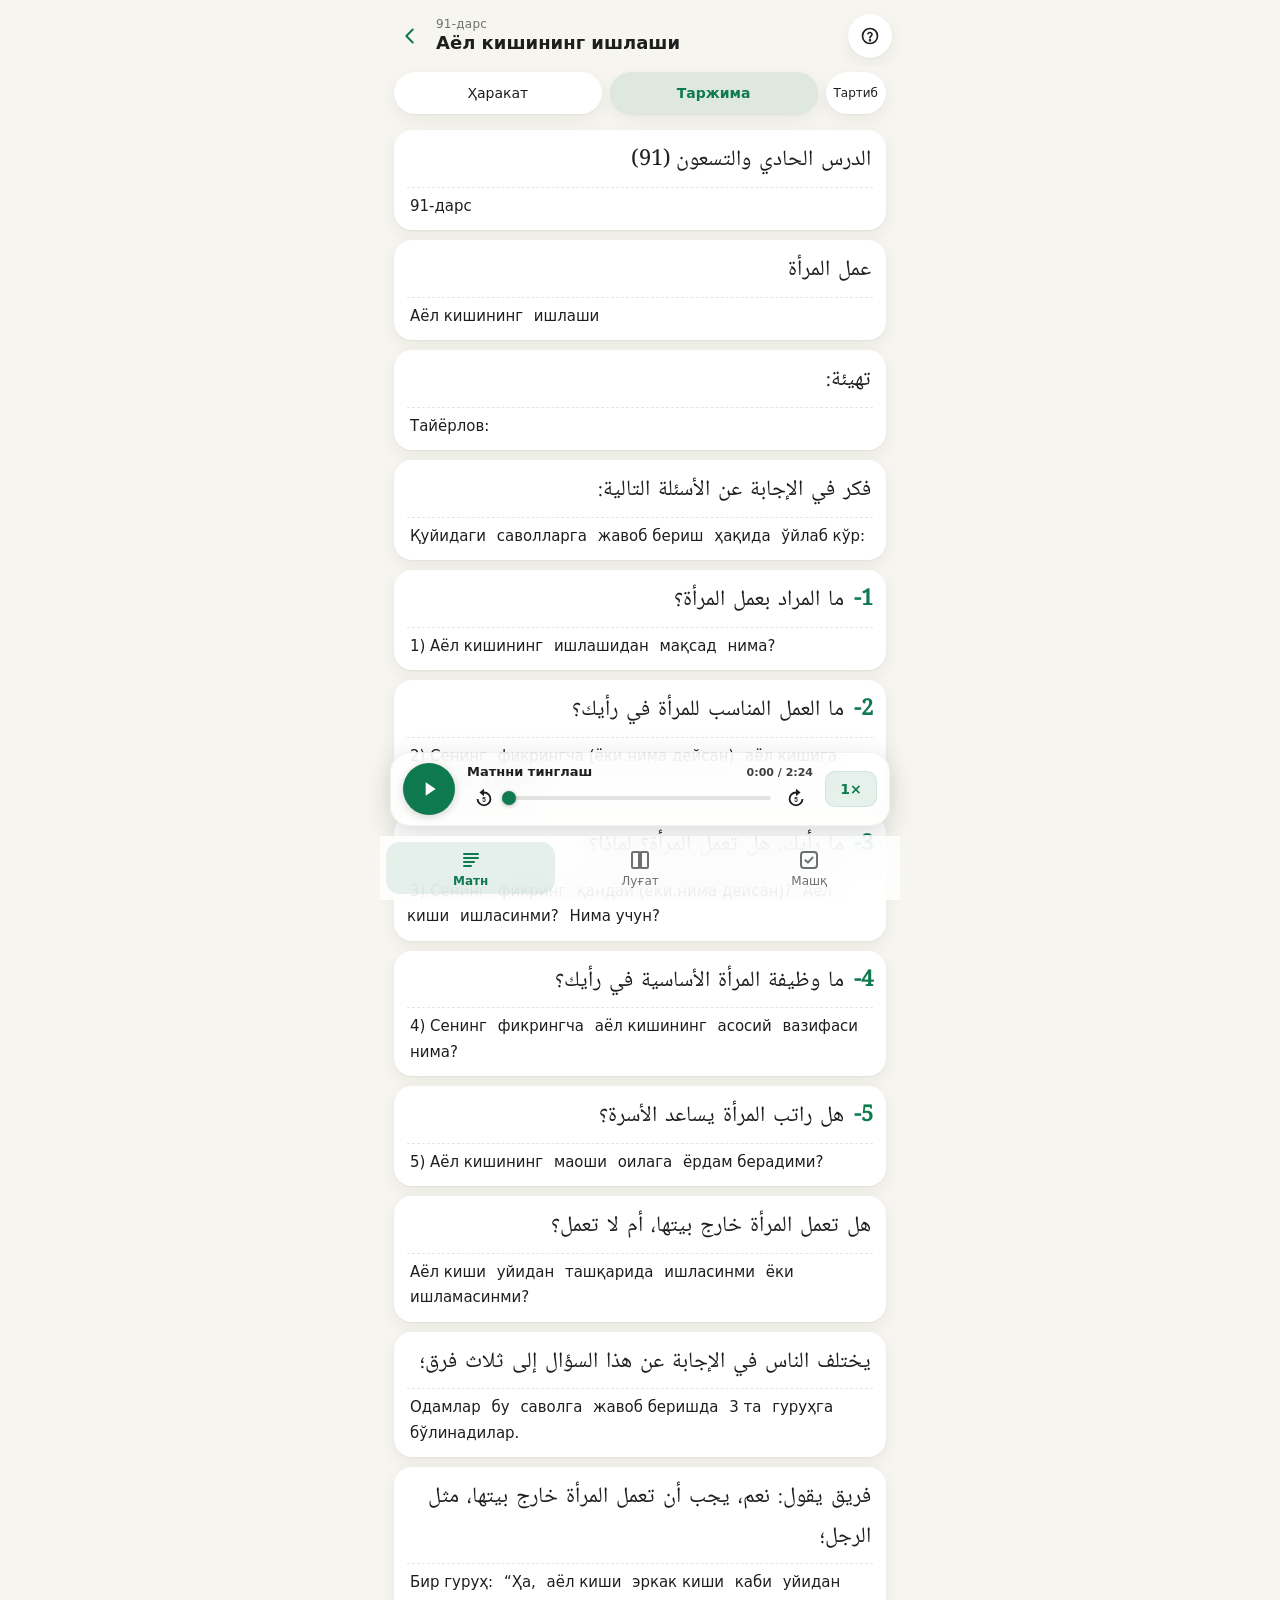
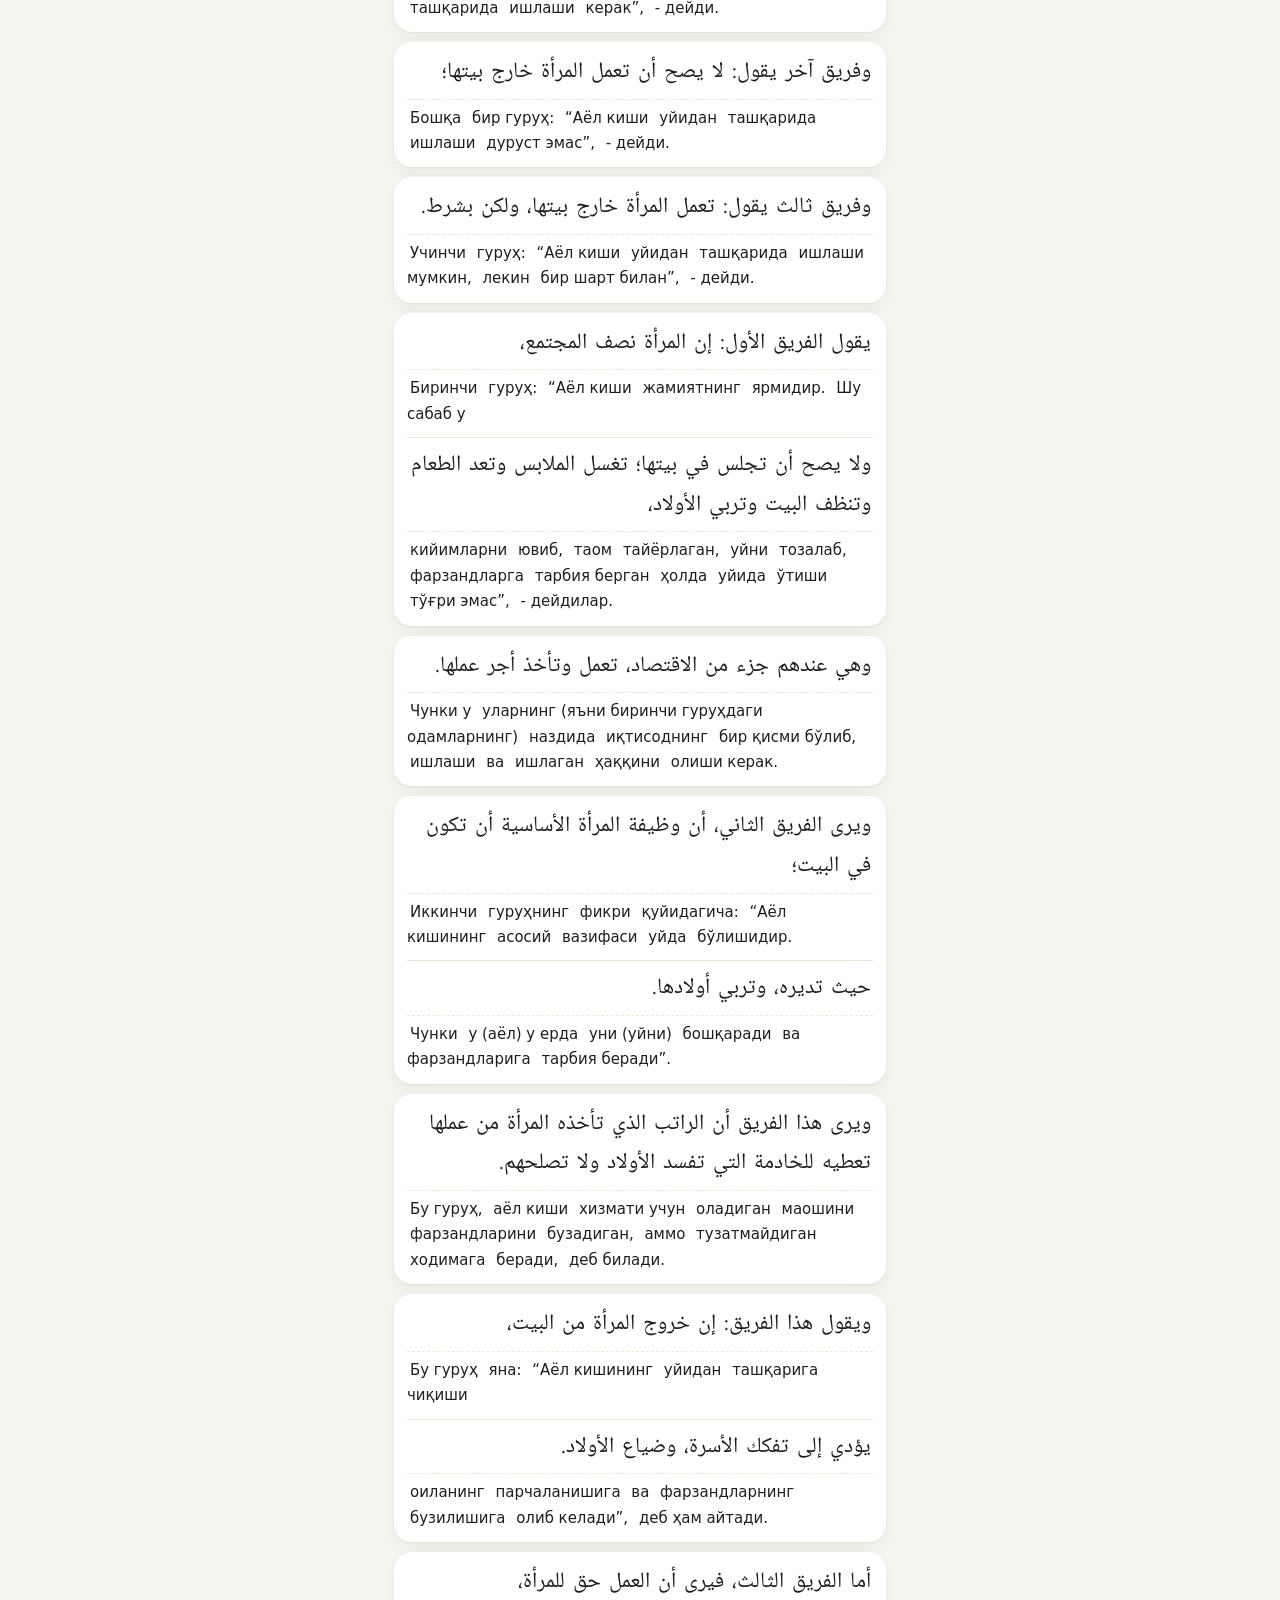
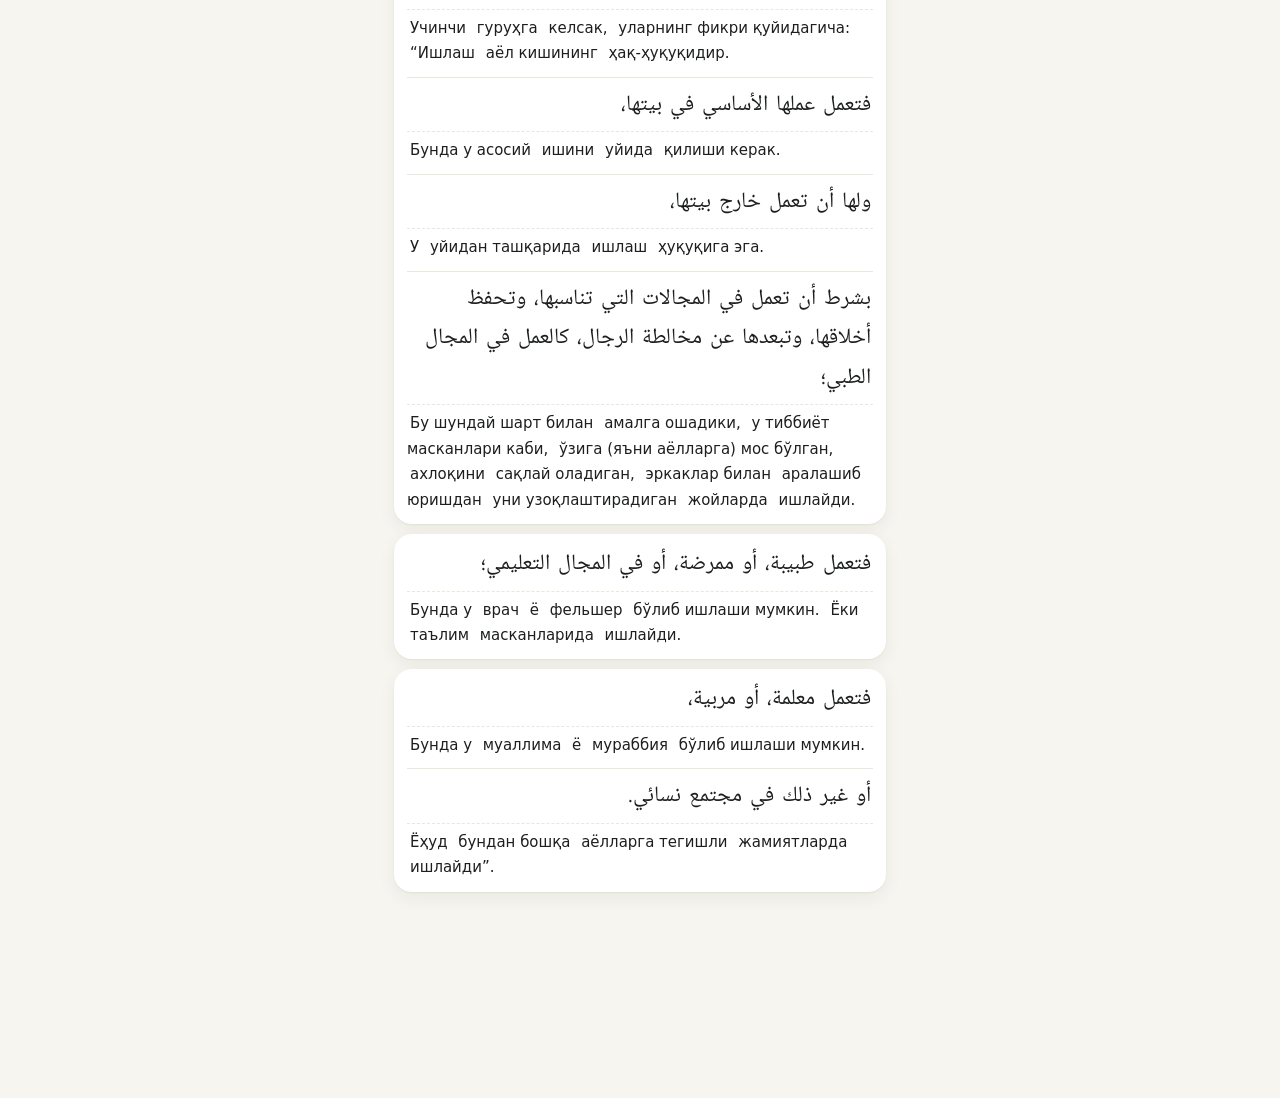
<file: 91.html>
<!DOCTYPE html>
<html lang="uz">
<head>
<meta charset="utf-8">
<meta name="viewport" content="width=device-width, initial-scale=1, viewport-fit=cover">
<title>91-дарс: Аёл кишининг ишлаши</title>
<style>
:root{--bg:#f6f3ec;--cd:#fff;--tx:#1e2a26;--mu:#6b756f;--ac:#0f766e;--hl:#c2410c;--bd:#e0dccf;box-sizing:border-box;padding-top:env(safe-area-inset-top,0px);padding-bottom:env(safe-area-inset-bottom,0px)}
@media (prefers-color-scheme:dark){:root:not([data-theme="light"]){--bg:#10171a;--cd:#19242a;--tx:#e8efec;--mu:#93a29b;--ac:#2dd4bf;--hl:#fb923c;--bd:#2a3a41}}
:root[data-theme="dark"]{--bg:#10171a;--cd:#19242a;--tx:#e8efec;--mu:#93a29b;--ac:#2dd4bf;--hl:#fb923c;--bd:#2a3a41}
*{box-sizing:border-box}
body{margin:0;background:var(--bg);color:var(--tx);font-family:system-ui,-apple-system,sans-serif}
.w{max-width:520px;margin:0 auto;padding:14px 14px 40px}
h1{font-size:19px;margin:6px 0 10px}
.tabs{display:flex;gap:8px;margin-bottom:10px}
.tabs button,.tg{font:inherit;padding:9px 14px;border-radius:10px;border:1px solid var(--bd);background:var(--cd);color:var(--tx);cursor:pointer}
.tabs button.on{background:var(--ac);color:var(--bg);border-color:var(--ac)}
.tg{width:100%;margin-bottom:10px;font-size:14px;text-align:left}
.hint{font-size:13px;color:var(--mu);margin:0 0 10px}
.ln{background:var(--cd);border:1px solid var(--bd);border-radius:14px;padding:10px 12px;margin-bottom:10px}
.r1{direction:rtl;display:flex;align-items:flex-start;gap:8px}
.tr{font-size:15px;line-height:1.7;color:var(--mu);margin-top:6px;border-top:1px dashed var(--bd);padding-top:6px}
.ts{padding:1px 3px;border-radius:6px;cursor:pointer;color:var(--tx)}
.ts.on,.ws span.on{background:rgba(234,88,12,.25);color:var(--tx)}
.sp{font-family:"DarsNaskh","Noto Naskh Arabic","Geeza Pro","Traditional Arabic",serif;font-size:var(--fs,22px);line-height:1.8;color:var(--ac);font-weight:700;flex-shrink:0}
.ws{direction:rtl;display:flex;flex-wrap:wrap;gap:0 4px;flex:1}
.ar,.ws span,.big{font-family:"DarsNaskh","Noto Naskh Arabic","Geeza Pro","Traditional Arabic",serif}
.ws span{font-size:var(--fs,22px);line-height:1.8;padding:0 2px;border-radius:8px;cursor:pointer}
.ws span{-webkit-tap-highlight-color:transparent}
.ws span.pl,.ts.pl{background:rgba(234,88,12,.25);color:var(--tx)}
#tg{position:sticky;top:6px;z-index:6;box-shadow:0 2px 10px rgba(0,0,0,.22)}
#tg.on{background:var(--ac);color:var(--bg);border-color:var(--ac)}
.lt{margin-top:6px;text-align:left}
.lt button{font:inherit;font-size:12px;padding:3px 10px;border-radius:999px;border:1px solid var(--bd);background:var(--cd);color:var(--mu);cursor:pointer}
.lt button.on{background:var(--ac);color:var(--bg);border-color:var(--ac)}
.spd{display:flex;gap:6px;align-items:center;margin:6px 0 10px;font-size:13px;color:var(--mu)}
.spd button{font:inherit;padding:5px 12px;border-radius:8px;border:1px solid var(--bd);background:var(--cd);color:var(--tx);cursor:pointer}
.spd button.on{background:var(--ac);color:var(--bg);border-color:var(--ac)}
.ws span{-webkit-user-select:none;user-select:none;-webkit-touch-callout:none;touch-action:pan-y}
#sh{position:fixed;inset:0;background:rgba(0,0,0,.4);display:none;align-items:flex-end;z-index:9}
#sh.on{display:flex}
.sheet{background:var(--cd);width:100%;max-width:520px;margin:0 auto;border-radius:18px 18px 0 0;padding:18px 18px calc(18px + env(safe-area-inset-bottom,0px));max-height:75vh;overflow-y:auto}
.big{font-size:52px;text-align:center;direction:rtl;line-height:1.6}
.big b{color:var(--hl)}
.row{font-size:15px;line-height:1.5;margin:8px 0}
.row i{color:var(--mu);font-style:normal;font-size:12px;display:block}
.x{width:100%;margin-top:10px;padding:12px;border:0;border-radius:10px;background:var(--ac);color:var(--bg);font:inherit;font-weight:600}
.g{display:flex;align-items:center;justify-content:space-between;gap:10px;padding:10px 0;border-bottom:1px solid var(--bd)}
.g .ar{font-size:26px;direction:rtl}
.g span:last-child{font-size:15px;text-align:right}
.g{display:flex;flex-direction:row-reverse;align-items:flex-start;gap:14px;padding:12px 0;border-bottom:1px solid var(--bd)}
.g .ar{font-size:30px;line-height:1.5;direction:rtl;text-align:right;min-width:96px;white-space:nowrap}
.g .mn{flex:1;text-align:left;font-size:15px;line-height:1.55}
.g .mn div{margin-bottom:2px}
.g .mn .ex{color:var(--mu);font-size:13px;margin-top:4px}
.g .ar.vw{white-space:normal;max-width:48%;font-size:26px}
.vno{color:var(--mu);font-size:12px}
.ar2{font-family:"DarsNaskh","Noto Naskh Arabic","Geeza Pro","Traditional Arabic",serif;direction:rtl;text-align:right;font-size:21px;line-height:1.8;margin-top:6px}
mark{background:rgba(234,88,12,.25);color:inherit;border-radius:4px;padding:0 3px}
.g{flex-direction:column;align-items:stretch;gap:6px}
.g .hd{display:flex;flex-direction:row-reverse;align-items:flex-start;gap:14px}
.g .hd.lg{flex-direction:column;gap:2px}
.g .hd .ar.vw{white-space:nowrap;max-width:none;min-width:0;flex-shrink:0}
.g .hd.lg .ar.vw{font-size:21px;max-width:100%;overflow-x:auto}
.g .exs{display:flex;flex-direction:column;gap:6px}
.g .eb{background:rgba(127,127,127,.08);border-radius:10px;padding:6px 10px}
.g .eb .ar2{margin-top:0}
.g .eb .ex{color:var(--mu);font-size:14px;line-height:1.5;margin-top:3px}
#tx.hidetr .tr:not(.rev) .ts{filter:blur(5px);user-select:none}#tx.hidetr .tr:not(.rev) .ts.on,#tx.hidetr .tr:not(.rev) .ts.pl{background:none}
.lt{display:flex;gap:6px;flex-wrap:wrap}
.lt button.lp{color:var(--tx)}
#tg,#tt{font-size:14px;white-space:nowrap}
#lpb.on{background:var(--hl);color:var(--bg);border-color:var(--hl)}
#pp.on{background:var(--ac);color:var(--bg);border-color:var(--ac)}
#tt.on{background:var(--ac);color:var(--bg);border-color:var(--ac)}
.lt button.lp.on{background:var(--hl);border-color:var(--hl);color:var(--bg)}
.qbox{background:var(--cd);border:1px solid var(--bd);border-radius:14px;padding:14px}
.qhd{display:flex;justify-content:space-between;font-size:13px;color:var(--mu);margin-bottom:8px}
.qs{direction:rtl;font-family:"DarsNaskh","Noto Naskh Arabic","Geeza Pro","Traditional Arabic",serif;font-size:var(--fs,24px);line-height:2;text-align:right}
.qs .qt{background:rgba(234,88,12,.25);border-radius:8px;padding:0 4px}
.qtr{font-size:14px;color:var(--mu);margin:6px 0 10px;border-top:1px dashed var(--bd);padding-top:6px}
.qq{font-size:15px;margin:6px 0 10px}
.qo{display:grid;grid-template-columns:1fr 1fr 1fr;gap:8px}
.qo button{font:inherit;padding:10px 4px;border-radius:12px;border:2px solid var(--bd);background:var(--cd);color:var(--tx);cursor:pointer}
.qo button b{display:block;font-family:"DarsNaskh","Noto Naskh Arabic",serif;font-size:34px;line-height:1.5;font-weight:400}
.qo button span{font-size:12px;color:var(--mu)}
.qo button b{font-size:28px;line-height:1.7}.qs .qt{color:var(--hl)}
.qo button.ok{border-color:#16a34a;background:rgba(22,163,74,.15)}
.qo button.no{border-color:#dc2626;background:rgba(220,38,38,.15)}
.qf{margin-top:12px;font-size:15px;line-height:1.55}
.qf .res{font-weight:700;margin-bottom:4px}
.qb{display:flex;gap:8px;margin-top:12px}
.qb button{flex:1;font:inherit;padding:11px;border-radius:10px;border:1px solid var(--bd);background:var(--cd);color:var(--tx);cursor:pointer}
.qb button.pr{background:var(--ac);color:var(--bg);border-color:var(--ac);font-weight:600}
.qsc{font-size:44px;font-weight:700;text-align:center;color:var(--ac);margin:6px 0}
.qm{display:flex;gap:8px;margin-bottom:10px}
.qm button{flex:1;font:inherit;font-size:14px;padding:8px;border-radius:10px;border:1px solid var(--bd);background:var(--cd);color:var(--tx);cursor:pointer}
.qm button.on{background:var(--ac);color:var(--bg);border-color:var(--ac)}
.qs.qc{opacity:.6;font-size:calc(var(--fs,24px) * .85);border-bottom:1px dashed var(--bd);margin-bottom:6px}
.big .wp{color:var(--mu);font-size:.5em;margin:0 .35em;vertical-align:middle}
.wpr{margin:2px 0}
.wpr .ar{font-size:24px}
.qs .qt .ir{color:var(--hl);font-weight:inherit}
.qs .qa{box-shadow:inset 0 -3px 0 var(--ac);background:rgba(15,118,110,.15);border-radius:6px}
.qam{background:rgba(15,118,110,.1);border-radius:10px;padding:8px 10px;margin:6px 0}
.qam .ar{font-size:22px;unicode-bidi:isolate;direction:rtl}
#tx,#p3,.sheet{-webkit-user-select:none;user-select:none;-webkit-touch-callout:none}
.w.box{overflow-y:auto;-webkit-overflow-scrolling:touch;overscroll-behavior:contain}
#tx,#p3{touch-action:pan-y}
.ln .ck+.ck{margin-top:10px;padding-top:8px;border-top:1px solid var(--bd)}

:root{--cm:#3a64a0;--cx:#a24a36;--cf:#3a7a4c;--co:#78519e;--cb:#9a6a24;--cj:#2a7676;--ch:#8d5276}
@media (prefers-color-scheme:dark){:root:not([data-theme="light"]){--cm:#93b3e3;--cx:#e3a493;--cf:#93cfa4;--co:#c2a6e3;--cb:#dcb57d;--cj:#86c9c9;--ch:#d9a3c4}}
:root[data-theme="dark"]{--cm:#93b3e3;--cx:#e3a493;--cf:#93cfa4;--co:#c2a6e3;--cb:#dcb57d;--cj:#86c9c9;--ch:#d9a3c4}
#tx.tartib .pm{color:var(--cm)}#tx.tartib .px{color:var(--cx)}#tx.tartib .pf{color:var(--cf)}#tx.tartib .po{color:var(--co)}#tx.tartib .pb{color:var(--cb)}#tx.tartib .pj{color:var(--cj)}#tx.tartib .ph{color:var(--ch)}
#tx.tartib .ws span[data-n]::before,#tx.tartib .ts[data-n]::before{content:attr(data-n);font:700 11px system-ui,sans-serif;color:var(--mu);margin:0 2px;vertical-align:super;line-height:1;opacity:.9}
#tx.tartib .pm[data-n]::before{color:var(--cm)}#tx.tartib .px[data-n]::before{color:var(--cx)}#tx.tartib .pf[data-n]::before{color:var(--cf)}#tx.tartib .po[data-n]::before{color:var(--co)}#tx.tartib .pb[data-n]::before{color:var(--cb)}#tx.tartib .pj[data-n]::before{color:var(--cj)}#tx.tartib .ph[data-n]::before{color:var(--ch)}
.lgd{display:none;gap:4px 12px;flex-wrap:wrap;font-size:13px;margin:-4px 0 8px;position:sticky;top:52px;z-index:6;background:var(--bg);padding:2px 0 4px}.lgd.on{display:flex}
.lgd .pm{color:var(--cm)}.lgd .px{color:var(--cx)}.lgd .pf{color:var(--cf)}.lgd .po{color:var(--co)}.lgd .pb{color:var(--cb)}.lgd .pj{color:var(--cj)}.lgd .ph{color:var(--ch)}
#bl.on{background:var(--ac);color:var(--bg);border-color:var(--ac)}
.hide{display:none}
.rw{display:grid;grid-template-columns:92px 1fr;gap:10px;padding:7px 0;border-bottom:1px solid var(--bd);font-size:15px;line-height:1.5}
.rw>i{font-style:normal;color:var(--mu);font-size:12px;line-height:1.35;padding-top:3px}
.rw .ar{font-size:1.2em;line-height:1.3;unicode-bidi:isolate;direction:rtl}
.rw .wpr .ar{font-size:22px}
.irb{margin-top:12px;background:rgba(15,118,110,.07);border:1px solid var(--bd);border-radius:12px;padding:8px 12px}
.irb>i{display:block;font-style:normal;color:var(--mu);font-size:12px;margin-bottom:2px}
.irb div{direction:rtl;text-align:right;font-family:"DarsNaskh","Noto Naskh Arabic","Geeza Pro","Traditional Arabic",serif;font-size:calc(var(--fs,22px) * .86);line-height:2}
.irb div+div{border-top:1px dashed var(--bd)}
.irb b{color:var(--ac);font-weight:700}
.qf .rw{font-size:14px}
.rw .t{display:block;direction:rtl;text-align:right;font-family:"DarsNaskh","Noto Naskh Arabic","Geeza Pro","Traditional Arabic",serif;font-size:calc(var(--fs,22px) * .8);color:var(--ac);line-height:1.6;margin-top:1px}
.qmb{display:block;width:100%;margin-top:12px;font:inherit;font-size:15px;padding:10px;border-radius:12px;border:1px dashed var(--ac);background:transparent;color:var(--ac);cursor:pointer;text-align:left}
.qmb::after{content:" ▾";float:right}.qmb.on::after{content:" ▴"}
.qmx{margin-top:8px;font-size:15px;line-height:1.6}
.qmn{font-size:12px;color:var(--mu);margin-bottom:6px}
.qmt{background:rgba(127,127,127,.07);border-radius:10px;padding:8px 12px;margin-bottom:8px}
.qmt>b{display:block;color:var(--ac);margin-bottom:2px}
.qmt ul{margin:0;padding-left:18px}.qmt li{margin:3px 0}
.qmx .ar{font-family:"DarsNaskh","Noto Naskh Arabic","Geeza Pro","Traditional Arabic",serif;font-size:1.2em;line-height:1.3;unicode-bidi:isolate;direction:rtl}
.xul{font-size:16px;line-height:1.6;font-weight:600;background:rgba(194,65,12,.08);border-radius:10px;padding:8px 10px;margin:4px 0 6px}
.xul .ar{font-size:1.3em;unicode-bidi:isolate;direction:rtl;font-weight:700;color:var(--hl)}
.xul .ar ~ .ar{color:inherit;font-weight:600;font-size:1.2em}
.xul div+div{margin-top:4px;padding-top:4px;border-top:1px dashed rgba(194,65,12,.25)}
.qnv{display:flex;align-items:center;justify-content:space-between;gap:8px;margin-bottom:6px;font-size:14px}
.qnv button{font:inherit;font-size:22px;line-height:1;width:44px;height:36px;border-radius:10px;border:1px solid var(--bd);background:var(--cd);color:var(--tx);cursor:pointer}
.qnv button:disabled{opacity:.35}
.qex{font:inherit;font-size:14px;margin:4px 0 2px;padding:6px 14px;border-radius:999px;border:1px solid var(--bd);background:var(--cd);color:var(--ac);cursor:pointer}
.qex::after{content:" ▾"}.qex.on::after{content:" ▴"}
.qbox .qb{position:sticky;bottom:0;background:var(--cd);padding:8px 0 calc(8px + env(safe-area-inset-bottom,0px));margin-bottom:-14px;border-top:1px solid var(--bd);z-index:3}

:root{--cR:#1d4ed8;--cN:#b91c1c;--cJ:#15803d;--cZ:#7e22ce}
@media (prefers-color-scheme:dark){:root:not([data-theme="light"]){--cR:#93c5fd;--cN:#fca5a5;--cJ:#86efac;--cZ:#d8b4fe}}
:root[data-theme="dark"]{--cR:#93c5fd;--cN:#fca5a5;--cJ:#86efac;--cZ:#d8b4fe}
.big b.cR,.hk .cR{color:var(--cR)}.big b.cN,.hk .cN{color:var(--cN)}.big b.cJ,.hk .cJ{color:var(--cJ)}.big b.cZ,.hk .cZ{color:var(--cZ)}.hk .cM{color:var(--mu)}
.mnl{text-align:center;color:var(--mu);font-size:15px;margin:-6px 0 6px}
.hk{text-align:center;margin:0 0 8px}.hk span{display:inline-block;font-size:13px;font-weight:600;padding:2px 12px;border-radius:999px;background:rgba(127,127,127,.12)}
.tk{background:rgba(127,127,127,.06);border:1px solid var(--bd);border-radius:12px;padding:8px 12px;margin-top:4px}
.tk>i{display:block;font-style:normal;color:var(--mu);font-size:12px;margin-bottom:2px}
.tl{font-size:15px;line-height:1.55;padding:6px 0}.tl+.tl{border-top:1px dashed var(--bd)}
.tl .ar,.ny .ar,.xi .ar,.xul .tl .ar{font-size:1.25em;line-height:1.3;unicode-bidi:isolate;direction:rtl}
.tl>.ar:first-child{color:var(--ac);font-weight:700;font-size:1.35em}
.tn{color:var(--mu)}
.ny{font-size:13px;color:var(--mu);margin-top:6px;padding-top:6px;border-top:1px solid var(--bd);line-height:1.5}
.jt{margin-top:6px;padding-top:6px;border-top:1px solid var(--bd);font-weight:600;color:var(--ac)}
.xi{padding:4px 0;font-size:15px;line-height:1.55}.xi+.xi{border-top:1px dashed var(--bd)}
.xul .tl{padding:0;font-weight:600}
#tx.tartib .ws span[data-s]{text-align:center}
#tx.tartib .ws span[data-s]::after{content:attr(data-s);display:block;font:600 10.5px system-ui,-apple-system,sans-serif;color:var(--mu);line-height:1.2;white-space:nowrap;direction:ltr;unicode-bidi:isolate;margin:-3px 0 5px}
.oi{padding:6px 0;font-size:15px;line-height:1.55}.oi+.oi{border-top:1px dashed var(--bd)}.oi b{color:var(--ac)}.oi .ar{font-size:1.2em;line-height:1.3;unicode-bidi:isolate;direction:rtl}
.tr{font-size:calc(var(--fs,22px) * .68)}
.tl.tno{font-size:13px;color:var(--mu);padding-top:0;margin-top:-2px}
</style>
<link rel="manifest" href="manifest.webmanifest">
<meta name="theme-color" content="#0f766e">
<link rel="icon" href="icon-192.png">
<link rel="apple-touch-icon" href="icon-192.png">
<link rel="stylesheet" href="shell.css">
<script src="tg.js" data-key="dars91-holat" data-home="./"></script>
<style>
.home{display:inline-block;margin:2px 0 4px;font-size:14px;color:var(--ac);text-decoration:none}
</style>
</head>
<body>
<div class="w">
<a class="home" href="./">‹ Дарслар</a>
<h1>91-дарс: Аёл кишининг ишлаши</h1>
<div class="tabs"><button class="on" id="t1" onclick="tab(1)">Матн</button><button id="t2" onclick="tab(2)">Луғат</button><button id="t3" onclick="tab(3)">Машқ</button></div>
<div id="p1">
<div style="display:flex;gap:8px;margin-bottom:10px;position:sticky;top:0;z-index:6;background:var(--bg);padding:6px 0"><button class="tg" id="pp" onclick="ppl()" style="width:60px;margin:0;text-align:center;padding:8px 0;font-size:20px" aria-label="Тўхтатиш/давом">▶</button><button class="tg" id="tg" onclick="tog()" style="flex:1;margin:0;text-align:center;padding:9px 4px">Ҳаракат</button><button class="tg on" id="tt" onclick="ttr()" style="flex:1;margin:0;text-align:center;padding:9px 4px">Таржима</button><button class="tg" id="bl" onclick="bol()" style="flex:0 0 auto;width:auto;margin:0;text-align:center;padding:9px 8px;font-size:12px">Тартиб</button></div>
<div class="lgd" id="lg"><span class="pm">● Мубтадо, إِنَّ исми</span><span class="px">● Хабар</span><span class="pf">● Феъл</span><span class="po">● Фоил</span><span class="pb">● Мафъулун биҳ</span><span class="pj">● Жар ва мажрур</span><span class="ph">● Зарф, ҳол</span></div>
<p class="hint" style="line-height:1.7">👆 Босинг — эшитасиз<br>✋ Босиб туринг — изоҳ<br>↔️ Суринг — шу ердан давом<br>🤏 Икки бармоқ — катта-кичик</p>
<div style="margin:10px 0"><audio controls preload="metadata" style="width:100%" src="a91-a1ee6acf.mp3"></audio>
<div class="spd"><span>Тезлик:</span><button onclick="spd(0.5,this)">0.5×</button><button onclick="spd(0.75,this)">0.75×</button><button class="on" onclick="spd(1,this)">1×</button></div></div>
<div id="tx"></div>
</div>
<div id="p2" class="hide"></div>
<div id="p3" class="hide"></div>
</div>
<div id="sh" onclick="cl(event)"><div class="sheet" id="sb"></div></div>
<script>
var D=[
["",`الدَّرْسُ|R|[[Исм]]. Сарлавҳа: мубтадо|дарс/الْحَادِي|R|[[Исм (сон)]]. Сифат|бир (тартиб сони)/وَالتِّسْعُونَ~ (91)|M|[[و — атф ҳарфи + исм (сон)]]. Атф. Марфуъ: рафъ аломати و|ва тўқсон`],
["",`عَمَلُ|R|[[Исм (масдар)]]. Сарлавҳа: мубтадо, мудоф|иш; ишлаш/الْمَرْأَةِ|J|[[Исм]]. Мудоф илайҳ|аёл`],
["",`تَهْيِئَةٌ~:|R|[[Исм (масдар)]]. Хабар (сарлавҳа)|тайёрлов`],
["",`فَكِّرْ|B|[[Феъл (амр)]]. Сукунга мабний|ўйлаб кўр/فِي|B|[[Ҳарф (жарр ҳарфи)]]. Сукунга мабний|-да; ҳақида/الْإِجَابَةِ|J|[[Исм (масдар)]]. Жарр ҳарфидан кейин|жавоб бериш/عَنِ|B|[[Ҳарф (жарр ҳарфи)]]. Сукунга мабний|ҳақида/الْأَسْئِلَةِ|J|[[Исм]]. Жарр ҳарфидан кейин|саволлар/التَّالِيَةِ~:|J|[[Исм (сифат)]]. Сифат|кейинги, қуйидаги`],
["1-",`مَا|B|[[Исм (истифҳом исми)]]. Сукунга мабний. Мубтадо|нима/الْمُرَادُ|R|[[Исм (исми мафъул)]]. Хабар|мақсад/بِعَمَلِ|J|[[Жар-мажрур (ب — жарр ҳарфи, عَمَلِ — исм)]]. Жарр ҳарфидан кейин, мудоф|ишлаш билан/الْمَرْأَةِ~؟|J|[[Исм]]. Мудоф илайҳ|аёл`],
["2-",`مَا|B|[[Исм (истифҳом исми)]]. Сукунга мабний. Мубтадо|нима/الْعَمَلُ|R|[[Исм]]. Хабар|иш/الْمُنَاسِبُ|R|[[Исм (сифат)]]. Сифат|мос/لِلْمَرْأَةِ|J|[[Жар-мажрур (ل — жарр ҳарфи, الْمَرْأَةِ — исм)]]. Жарр ҳарфидан кейин|аёл учун/فِي|B|[[Ҳарф (жарр ҳарфи)]]. Сукунга мабний|-да; ҳақида/رَأْيِكَ~؟|M|[[Исм ва олмош]]. Жарр ҳарфидан кейин, мудоф. Мажрур: رَأْيِ даги касра; كَ — олмош|фикринг`],
["3-",`مَا|B|[[Исм (истифҳом исми)]]. Сукунга мабний. Мубтадо|нима/رَأْيُكَ~،|M|[[Исм ва олмош]]. Хабар, мудоф. Марфуъ: رَأْيُ даги замма; كَ — олмош|фикринг/هَلْ|B|[[Ҳарф (истифҳом ҳарфи)]]. Сукунга мабний|-ми/تَعْمَلُ|R|[[Феъл (музорий)]]. Уни насб ёки жазм қилувчи сўз йўқ|ишлайди/الْمَرْأَةُ~؟|R|[[Исм]]. Фоил|аёл/لِمَاذَا~؟|B|[[Жар-мажрур (ل — жарр ҳарфи, مَا — исм истифҳом, ذَا — зоида ҳарф)]]. Жарр ҳарфидан кейин|нима учун`],
["4-",`مَا|B|[[Исм (истифҳом исми)]]. Сукунга мабний. Мубтадо|нима/وَظِيفَةُ|R|[[Исм]]. Хабар, мудоф|вазифа/الْمَرْأَةِ|J|[[Исм]]. Мудоф илайҳ|аёл/الْأَسَاسِيَّةُ|R|[[Исм (сифат)]]. Сифат|асосий/فِي|B|[[Ҳарф (жарр ҳарфи)]]. Сукунга мабний|-да; ҳақида/رَأْيِكَ~؟|M|[[Исм ва олмош]]. Жарр ҳарфидан кейин, мудоф. Мажрур: رَأْيِ даги касра; كَ — олмош|фикринг`],
["5-",`هَلْ|B|[[Ҳарф (истифҳом ҳарфи)]]. Сукунга мабний|-ми/رَاتِبُ|R|[[Исм]]. Мубтадо, мудоф|маош/الْمَرْأَةِ|J|[[Исм]]. Мудоф илайҳ|аёл/يُسَاعِدُ|R|[[Феъл (музорий)]]. Уни насб ёки жазм қилувчи сўз йўқ. Жумла мубтадонинг хабари|ёрдам беради/الْأُسْرَةَ~؟|N|[[Исм]]. Мафъул биҳ|оила`],
["",`هَلْ|B|[[Ҳарф (истифҳом ҳарфи)]]. Сукунга мабний|-ми/تَعْمَلُ|R|[[Феъл (музорий)]]. Уни насб ёки жазм қилувчи сўз йўқ|ишлайди/الْمَرْأَةُ|R|[[Исм]]. Фоил|аёл/خَارِجَ|N|[[Исм (зарф макон)]]. Зарф макон, мудоф|ташқарида/بَيْتِهَا~،|M|[[Исм ва олмош]]. Мудоф илайҳ, мудоф. Мажрур: بَيْتِ даги касра; هَا — олмош|уйи/أَمْ|B|[[Ҳарф (атф ҳарфи)]]. Сукунга мабний|ёки/لَا|B|[[Ҳарф (нафий ҳарфи)]]. Сукунга мабний|-ма; эмас/تَعْمَلُ~؟|R|[[Феъл (музорий)]]. Уни насб ёки жазм қилувчи сўз йўқ|ишлайди`],
["",`يَخْتَلِفُ|R|[[Феъл (музорий)]]. Уни насб ёки жазм қилувчи сўз йўқ|ихтилоф қилади; бўлинади/النَّاسُ|R|[[Исм]]. Фоил|одамлар/فِي|B|[[Ҳарф (жарр ҳарфи)]]. Сукунга мабний|-да; ҳақида/الْإِجَابَةِ|J|[[Исм (масдар)]]. Жарр ҳарфидан кейин|жавоб бериш/عَنْ|B|[[Ҳарф (жарр ҳарфи)]]. Сукунга мабний|ҳақида/هَذَا|B|[[Исм (исм ишора)]]. Сукунга мабний. Жарр ҳарфидан кейин|бу/السُّؤَالِ|J|[[Исм]]. Сифат|савол/إِلَى|B|[[Ҳарф (жарр ҳарфи)]]. Сукунга мабний|-га/ثَلَاثِ|J|[[Исм (сон)]]. Жарр ҳарфидан кейин, мудоф|уч/فِرَقٍ~؛|J|[[Исм]]. Мудоф илайҳ|гуруҳлар`],
["",`فَرِيقٍ|J|[[Исм]]. Бадал|гуруҳ/يَقُولُ~:|R|[[Феъл (музорий)]]. Уни насб ёки жазм қилувчи сўз йўқ. Жумла فَرِيقٍ нинг сифати|айтади/نَعَمْ~،|B|[[Ҳарф (жавоб ҳарфи)]]. Сукунга мабний|ҳа/يَجِبُ|R|[[Феъл (музорий)]]. Уни насб ёки жазм қилувчи сўз йўқ|керак/أَنْ|B|[[Ҳарф (масдарий ҳарф)]]. Сукунга мабний|-ш; (бўлишини)/تَعْمَلَ|N|[[Феъл (музорий)]]. أَنْ дан кейин мансуб|ишласин/الْمَرْأَةُ|R|[[Исм]]. Фоил|аёл/خَارِجَ|N|[[Исм (зарф макон)]]. Зарф макон, мудоф|ташқарида/بَيْتِهَا~،|M|[[Исм ва олмош]]. Мудоф илайҳ, мудоф. Мажрур: بَيْتِ даги касра; هَا — олмош|уйи/مِثْلَ|N|[[Исм]]. Маҳзуф мафъул мутлақнинг сифати, мудоф|каби/الرَّجُلِ~؛|J|[[Исм]]. Мудоф илайҳ|эркак`],
["",`وَفَرِيقٍ|J|[[و — атф ҳарфи + исм]]. Атф: олдинги فَرِيقٍ га|ва гуруҳ/آخَرَ|J|[[Исм (сифат)]]. Сифат. Мажрур: ғайри мунсариф, касра ўрнига фатҳа|бошқа/يَقُولُ~:|R|[[Феъл (музорий)]]. Уни насб ёки жазм қилувчи сўз йўқ. Жумла فَرِيقٍ нинг сифати|айтади/لَا|B|[[Ҳарф (нафий ҳарфи)]]. Сукунга мабний|-ма; эмас/يَصِحُّ|R|[[Феъл (музорий)]]. Уни насб ёки жазм қилувчи сўз йўқ|дуруст бўлади/أَنْ|B|[[Ҳарф (масдарий ҳарф)]]. Сукунга мабний|-ш; (бўлишини)/تَعْمَلَ|N|[[Феъл (музорий)]]. أَنْ дан кейин мансуб|ишласин/الْمَرْأَةُ|R|[[Исм]]. Фоил|аёл/خَارِجَ|N|[[Исм (зарф макон)]]. Зарф макон, мудоф|ташқарида/بَيْتِهَا~؛|M|[[Исм ва олмош]]. Мудоф илайҳ, мудоф. Мажрур: بَيْتِ даги касра; هَا — олмош|уйи`],
["",`وَفَرِيقٍ|J|[[و — атф ҳарфи + исм]]. Атф: олдинги فَرِيقٍ га|ва гуруҳ/ثَالِثٍ|J|[[Исм (сифат)]]. Сифат|учинчи/يَقُولُ~:|R|[[Феъл (музорий)]]. Уни насб ёки жазм қилувчи сўз йўқ. Жумла فَرِيقٍ нинг сифати|айтади/تَعْمَلُ|R|[[Феъл (музорий)]]. Уни насб ёки жазм қилувчи сўз йўқ|ишлайди/الْمَرْأَةُ|R|[[Исм]]. Фоил|аёл/خَارِجَ|N|[[Исм (зарф макон)]]. Зарф макон, мудоф|ташқарида/بَيْتِهَا~،|M|[[Исм ва олмош]]. Мудоф илайҳ, мудоф. Мажрур: بَيْتِ даги касра; هَا — олмош|уйи/وَلَكِنْ|B|[[Ҳарф ва ҳарф (و — атф ҳарфи, لَكِنْ — истидрок ҳарфи)]]. Сукунга мабний|лекин/بِشَرْطٍ~.|J|[[Жар-мажрур (ب — жарр ҳарфи, شَرْطٍ — исм)]]. Жарр ҳарфидан кейин|шарт билан`],
["",`يَقُولُ|R|[[Феъл (музорий)]]. Уни насб ёки жазм қилувчи сўз йўқ|айтади/الْفَرِيقُ|R|[[Исм]]. Фоил|гуруҳ/الْأَوَّلُ~:|R|[[Исм (сифат)]]. Сифат|биринчи/إِنَّ|B|[[Ҳарф (инна)]]. Фатҳага мабний|албатта/الْمَرْأَةَ|N|[[Исм]]. إِنَّ нинг исми|аёл/نِصْفُ|R|[[Исм]]. إِنَّ нинг хабари, мудоф|ярми/الْمُجْتَمَعِ~،|J|[[Исм]]. Мудоф илайҳ|жамият/وَلَا|B|[[Ҳарф ва ҳарф (و — атф ҳарфи, لَا — нафий ҳарфи)]]. Сукунга мабний|ва … эмас/يَصِحُّ|R|[[Феъл (музорий)]]. Уни насб ёки жазм қилувчи сўз йўқ|дуруст бўлади/أَنْ|B|[[Ҳарф (масдарий ҳарф)]]. Сукунга мабний|-ш; (бўлишини)/تَجْلِسَ|N|[[Феъл (музорий)]]. أَنْ дан кейин мансуб|ўтирсин/فِي|B|[[Ҳарф (жарр ҳарфи)]]. Сукунга мабний|-да/بَيْتِهَا~؛|M|[[Исм ва олмош]]. Жарр ҳарфидан кейин, мудоф. Мажрур: بَيْتِ даги касра; هَا — олмош|уйи/تَغْسِلُ|R|[[Феъл (музорий)]]. Жумла ҳол ўрнида|ювади/الْمَلَابِسَ|N|[[Исм]]. Мафъул биҳ|кийимлар/وَتُعِدُّ|R|[[و — атф ҳарфи + феъл (музорий)]]. Уни насб ёки жазм қилувчи сўз йўқ|ва тайёрлайди/الطَّعَامَ|N|[[Исм]]. Мафъул биҳ|таом/وَتُنَظِّفُ|R|[[و — атф ҳарфи + феъл (музорий)]]. Уни насб ёки жазм қилувчи сўз йўқ|ва тозалайди/الْبَيْتَ|N|[[Исм]]. Мафъул биҳ|уй/وَتُرَبِّي|R|[[و — атф ҳарфи + феъл (музорий)]]. Марфуъ: замма ي да айтилмайди|ва тарбия беради/الْأَوْلَادَ~،|N|[[Исм]]. Мафъул биҳ|фарзандлар`],
["",`وَهِيَ|B|[[Ҳарф ва исм (و — ҳол вови, هِيَ — олмош)]]. Мубтадо|ҳолбуки у/عِنْدَهُمْ|M|[[Исм (зарф макон) ва олмош]]. Зарф, мудоф. Мансуб: عِنْدَ даги фатҳа; هُمْ — олмош|уларнинг наздида/جُزْءٌ|R|[[Исм]]. Хабар|бир қисм/مِنَ|B|[[Ҳарф (жарр ҳарфи)]]. Сукунга мабний|-дан/الِاقْتِصَادِ~،|J|[[Исм]]. Жарр ҳарфидан кейин|иқтисод/تَعْمَلُ|R|[[Феъл (музорий)]]. Уни насб ёки жазм қилувчи сўз йўқ|ишлайди/وَتَأْخُذُ|R|[[و — атф ҳарфи + феъл (музорий)]]. Уни насб ёки жазм қилувчи сўз йўқ|ва олади/أَجْرَ|N|[[Исм]]. Мафъул биҳ, мудоф|ҳақ/عَمَلِهَا~.|M|[[Исм ва олмош]]. Мудоф илайҳ, мудоф. Мажрур: عَمَلِ даги касра; هَا — олмош|иши`],
["",`وَيَرَى|R|[[و — атф ҳарфи + феъл (музорий)]]. Марфуъ: замма алифда кўринмайди|ва ҳисоблайди (фикр қилади)/الْفَرِيقُ|R|[[Исм]]. Фоил|гуруҳ/الثَّانِي~،|R|[[Исм (сифат)]]. Сифат. Марфуъ: замма ي да айтилмайди|иккинчи/أَنَّ|B|[[Ҳарф (инна синглиси)]]. Фатҳага мабний|-ки/وَظِيفَةَ|N|[[Исм]]. أَنَّ нинг исми, мудоф|вазифа/الْمَرْأَةِ|J|[[Исм]]. Мудоф илайҳ|аёл/الْأَسَاسِيَّةَ|N|[[Исм (сифат)]]. Сифат|асосий/أَنْ|B|[[Ҳарф (масдарий ҳарф)]]. Сукунга мабний|-ш; (бўлишини)/تَكُونَ|N|[[Феъл (музорий, ноқис)]]. أَنْ дан кейин мансуб|бўлади/فِي|B|[[Ҳарф (жарр ҳарфи)]]. Сукунга мабний|-да/الْبَيْتِ~؛|J|[[Исм]]. Жарр ҳарфидан кейин|уй/حَيْثُ|B|[[Исм (зарф макон)]]. Заммага мабний. Зарф|чунки; у ерда/تُدِيرُهُ~،|M|[[Феъл (музорий) ва олмош]]. Марфуъ: تُدِيرُ даги замма; هُ — олмош|уни бошқаради/وَتُرَبِّي|R|[[و — атф ҳарфи + феъл (музорий)]]. Марфуъ: замма ي да айтилмайди|ва тарбия беради/أَوْلَادَهَا~.|M|[[Исм ва олмош]]. Мафъул биҳ, мудоф. Мансуб: أَوْلَادَ даги фатҳа; هَا — олмош|фарзандлари`],
["",`وَيَرَى|R|[[و — атф ҳарфи + феъл (музорий)]]. Марфуъ: замма алифда кўринмайди|ва ҳисоблайди/هَذَا|B|[[Исм (исм ишора)]]. Сукунга мабний. Фоил|бу/الْفَرِيقُ|R|[[Исм]]. Сифат|гуруҳ/أَنَّ|B|[[Ҳарф (инна синглиси)]]. Фатҳага мабний|-ки/الرَّاتِبَ|N|[[Исм]]. أَنَّ нинг исми|маош/الَّذِي|B|[[Исм (исм мавсул)]]. Сукунга мабний. Сифат|-ган; ки/تَأْخُذُهُ|M|[[Феъл (музорий) ва олмош]]. Марфуъ: تَأْخُذُ даги замма; هُ — олмош|уни олади/الْمَرْأَةُ|R|[[Исм]]. Фоил|аёл/مِنْ|B|[[Ҳарф (жарр ҳарфи)]]. Сукунга мабний|-дан/عَمَلِهَا|M|[[Исм ва олмош]]. Жарр ҳарфидан кейин, мудоф. Мажрур: عَمَلِ даги касра; هَا — олмош|иши/تُعْطِيهِ|M|[[Феъл (музорий) ва олмош]]. Марфуъ: замма ي да айтилмайди; هِ — олмош|уни беради/لِلْخَادِمَةِ|J|[[Жар-мажрур (ل — жарр ҳарфи, الْخَادِمَةِ — исм)]]. Жарр ҳарфидан кейин|хизматчига/الَّتِي|B|[[Исм (исм мавсул)]]. Сукунга мабний. Сифат|-ган; ки/تُفْسِدُ|R|[[Феъл (музорий)]]. Уни насб ёки жазм қилувчи сўз йўқ|бузади/الْأَوْلَادَ|N|[[Исм]]. Мафъул биҳ|фарзандлар/وَلَا|B|[[Ҳарф ва ҳарф (و — атф ҳарфи, لَا — нафий ҳарфи)]]. Сукунга мабний|ва … эмас/تُصْلِحُهُمْ~.|M|[[Феъл (музорий) ва олмош]]. Марфуъ: تُصْلِحُ даги замма; هُمْ — олмош|уларни тузатади`],
["",`وَيَقُولُ|R|[[و — атф ҳарфи + феъл (музорий)]]. Уни насб ёки жазм қилувчи сўз йўқ|ва айтади/هَذَا|B|[[Исм (исм ишора)]]. Сукунга мабний. Фоил|бу/الْفَرِيقُ~:|R|[[Исм]]. Сифат|гуруҳ/إِنَّ|B|[[Ҳарф (инна)]]. Фатҳага мабний|албатта/خُرُوجَ|N|[[Исм (масдар)]]. إِنَّ нинг исми, мудоф|чиқиш/الْمَرْأَةِ|J|[[Исм]]. Мудоф илайҳ|аёл/مِنَ|B|[[Ҳарф (жарр ҳарфи)]]. Сукунга мабний|-дан/الْبَيْتِ~،|J|[[Исм]]. Жарр ҳарфидан кейин|уй/يُؤَدِّي|R|[[Феъл (музорий)]]. Жумла إِنَّ нинг хабари. Марфуъ: замма ي да айтилмайди|олиб келади/إِلَى|B|[[Ҳарф (жарр ҳарфи)]]. Сукунга мабний|-га/تَفَكُّكِ|J|[[Исм (масдар)]]. Жарр ҳарфидан кейин, мудоф|парчаланиш/الْأُسْرَةِ~،|J|[[Исм]]. Мудоф илайҳ|оила/وَضَيَاعِ|J|[[و — атф ҳарфи + исм (масдар)]]. Атф: تَفَكُّكِ га, мудоф|ва бузилиш/الْأَوْلَادِ~.|J|[[Исм]]. Мудоф илайҳ|фарзандлар`],
["",`أَمَّا|B|[[Ҳарф (шарт ва тафсил ҳарфи)]]. Сукунга мабний|аммо, … га келсак/الْفَرِيقُ|R|[[Исм]]. Мубтадо|гуруҳ/الثَّالِثُ~،|R|[[Исм (сифат)]]. Сифат|учинчи/فَيَرَى|R|[[ف — жавоб ҳарфи + феъл (музорий)]]. Жумла мубтадонинг хабари. Марфуъ: замма алифда кўринмайди|бас, ҳисоблайди/أَنَّ|B|[[Ҳарф (инна синглиси)]]. Фатҳага мабний|-ки/الْعَمَلَ|N|[[Исм]]. أَنَّ нинг исми|иш/حَقٌّ|R|[[Исм]]. أَنَّ нинг хабари|ҳақ/لِلْمَرْأَةِ~،|J|[[Жар-мажрур (ل — жарр ҳарфи, الْمَرْأَةِ — исм)]]. Жарр ҳарфидан кейин|аёл учун/فَتَعْمَلُ|R|[[ف — атф ҳарфи + феъл (музорий)]]. Уни насб ёки жазм қилувчи сўз йўқ|бас, ишлайди/عَمَلَهَا|M|[[Исм ва олмош]]. Мафъул биҳ, мудоф. Мансуб: عَمَلَ даги фатҳа; هَا — олмош|иши/الْأَسَاسِيَّ|N|[[Исм (сифат)]]. Сифат|асосий/فِي|B|[[Ҳарф (жарр ҳарфи)]]. Сукунга мабний|-да/بَيْتِهَا~،|M|[[Исм ва олмош]]. Жарр ҳарфидан кейин, мудоф. Мажрур: بَيْتِ даги касра; هَا — олмош|уйи/وَلَهَا|B|[[Жар-мажрур (و — атф ҳарфи, لَ — жарр ҳарфи, هَا — олмош)]]. Хабар муқаддам|ва унинг (ҳаққи бор)/أَنْ|B|[[Ҳарф (масдарий ҳарф)]]. Сукунга мабний|-ш; (бўлишини)/تَعْمَلَ|N|[[Феъл (музорий)]]. أَنْ дан кейин мансуб|ишласин/خَارِجَ|N|[[Исм (зарф макон)]]. Зарф макон, мудоф|ташқарида/بَيْتِهَا~،|M|[[Исм ва олмош]]. Мудоф илайҳ, мудоф. Мажрур: بَيْتِ даги касра; هَا — олмош|уйи/بِشَرْطِ|J|[[Жар-мажрур (ب — жарр ҳарфи, شَرْطِ — исм)]]. Жарр ҳарфидан кейин, мудоф|шарт билан/أَنْ|B|[[Ҳарф (масдарий ҳарф)]]. Сукунга мабний|-ш; (бўлишини)/تَعْمَلَ|N|[[Феъл (музорий)]]. أَنْ дан кейин мансуб|ишласин/فِي|B|[[Ҳарф (жарр ҳарфи)]]. Сукунга мабний|-да/الْمَجَالَاتِ|J|[[Исм (жам муаннас солим)]]. Жарр ҳарфидан кейин|соҳалар; жойлар/الَّتِي|B|[[Исм (исм мавсул)]]. Сукунга мабний. Сифат|-ган; ки/تُنَاسِبُهَا~،|M|[[Феъл (музорий) ва олмош]]. Марфуъ: تُنَاسِبُ даги замма; هَا — олмош|унга мос келади/وَتَحْفَظُ|R|[[و — атф ҳарфи + феъл (музорий)]]. Уни насб ёки жазм қилувчи сўз йўқ|ва сақлайди/أَخْلَاقَهَا~،|M|[[Исм ва олмош]]. Мафъул биҳ, мудоф. Мансуб: أَخْلَاقَ даги фатҳа; هَا — олмош|ахлоқи/وَتُبْعِدُهَا|M|[[و — атф ҳарфи + феъл (музорий) ва олмош]]. Марфуъ: تُبْعِدُ даги замма; هَا — олмош|ва уни узоқлаштиради/عَنْ|B|[[Ҳарф (жарр ҳарфи)]]. Сукунга мабний|-дан/مُخَالَطَةِ|J|[[Исм (масдар)]]. Жарр ҳарфидан кейин, мудоф|аралашиш/الرِّجَالِ~،|J|[[Исм]]. Мудоф илайҳ|эркаклар/كَالْعَمَلِ|J|[[Жар-мажрур (ك — жарр ҳарфи, الْعَمَلِ — исм)]]. Жарр ҳарфидан кейин|ишлаш каби/فِي|B|[[Ҳарф (жарр ҳарфи)]]. Сукунга мабний|-да/الْمَجَالِ|J|[[Исм]]. Жарр ҳарфидан кейин|соҳа/الطِّبِّيِّ~؛|J|[[Исм (сифат)]]. Сифат|тиббий`],
["",`فَتَعْمَلُ|R|[[ف — атф ҳарфи + феъл (музорий)]]. Уни насб ёки жазм қилувчи сўз йўқ|масалан, ишлайди/طَبِيبَةً~،|N|[[Исм]]. Ҳол|врач (аёл) бўлиб/أَوْ|B|[[Ҳарф (атф ҳарфи)]]. Сукунга мабний|ёки/مُمَرِّضَةً~،|N|[[Исм]]. Атф: طَبِيبَةً га|ҳамшира (фельдшер)/أَوْ|B|[[Ҳарф (атф ҳарфи)]]. Сукунга мабний|ёки/فِي|B|[[Ҳарф (жарр ҳарфи)]]. Сукунга мабний|-да/الْمَجَالِ|J|[[Исм]]. Жарр ҳарфидан кейин|соҳа/التَّعْلِيمِيِّ~؛|J|[[Исм (сифат)]]. Сифат|таълимий`],
["",`فَتَعْمَلُ|R|[[ف — атф ҳарфи + феъл (музорий)]]. Уни насб ёки жазм қилувчи сўз йўқ|масалан, ишлайди/مُعَلِّمَةً~،|N|[[Исм]]. Ҳол|муаллима бўлиб/أَوْ|B|[[Ҳарф (атф ҳарфи)]]. Сукунга мабний|ёки/مُرَبِّيَةً~،|N|[[Исм]]. Атф: مُعَلِّمَةً га|мураббия/أَوْ|B|[[Ҳарф (атф ҳарфи)]]. Сукунга мабний|ёки/غَيْرَ|N|[[Исм]]. Атф: مُرَبِّيَةً га, мудоф|бошқа/ذَلِكَ|B|[[Исм (исм ишора)]]. Сукунга мабний. Мудоф илайҳ|шу/فِي|B|[[Ҳарф (жарр ҳарфи)]]. Сукунга мабний|-да/مُجْتَمَعٍ|J|[[Исм]]. Жарр ҳарфидан кейин|жамият/نِسَائِيٍّ~.|J|[[Исм (сифат)]]. Сифат|аёлларга оид`]
];
var TR=[[["91-дарс", [0, 1, 2]]], [["Аёл кишининг", [1]], ["ишлаши", [0]]], [["Тайёрлов:", [0]]], [["Қуйидаги", [5]], ["саволларга", [4]], ["жавоб бериш", [2]], ["ҳақида", [1, 3]], ["ўйлаб кўр:", [0]]], [["1) Аёл кишининг", [3]], ["ишлашидан", [2]], ["мақсад", [1]], ["нима?", [0]]], [["2) Сенинг", [5]], ["фикрингча (ёки.нима дейсан)", [4, 5]], ["аёл кишига", [3]], ["мос", [2]], ["иш", [1]], ["қайси?", [0]]], [["3) Сенинг", [1]], ["фикринг", [1]], ["қандай (ёки.нима дейсан)?", [0]], ["Аёл киши", [4]], ["ишласинми?", [2, 3]], ["Нима учун?", [5]]], [["4) Сенинг", [5]], ["фикрингча", [4, 5]], ["аёл кишининг", [2]], ["асосий", [3]], ["вазифаси", [1]], ["нима?", [0]]], [["5) Аёл кишининг", [2]], ["маоши", [1]], ["оилага", [4]], ["ёрдам берадими?", [0, 3]]], [["Аёл киши", [2]], ["уйидан", [4]], ["ташқарида", [3]], ["ишласинми", [0, 1]], ["ёки", [5]], ["ишламасинми?", [6, 7]]], [["Одамлар", [1]], ["бу", [5]], ["саволга", [6]], ["жавоб беришда", [2, 3, 4]], ["3 та", [8]], ["гуруҳга", [9]], ["бўлинадилар.", [0, 7]]], [["Бир гуруҳ:", [0]], ["“Ҳа,", [2]], ["аёл киши", [6]], ["эркак киши", [10]], ["каби", [9]], ["уйидан", [8]], ["ташқарида", [7]], ["ишлаши", [5]], ["керак”,", [3, 4]], ["- дейди.", [1]]], [["Бошқа", [1]], ["бир гуруҳ:", [0]], ["“Аёл киши", [7]], ["уйидан", [9]], ["ташқарида", [8]], ["ишлаши", [6]], ["дуруст эмас”,", [3, 4, 5]], ["- дейди.", [2]]], [["Учинчи", [1]], ["гуруҳ:", [0]], ["“Аёл киши", [4]], ["уйидан", [6]], ["ташқарида", [5]], ["ишлаши мумкин,", [3]], ["лекин", [7]], ["бир шарт билан”,", [8]], ["- дейди.", [2]]], [["Биринчи", [2]], ["гуруҳ:", [1, 0]], ["“Аёл киши", [4]], ["жамиятнинг", [6]], ["ярмидир.", [5]], ["Шу сабаб у", [3]], ["кийимларни", [14]], ["ювиб,", [13]], ["таом", [16]], ["тайёрлаган,", [15]], ["уйни", [18]], ["тозалаб,", [17]], ["фарзандларга", [20]], ["тарбия берган", [19]], ["ҳолда", [10]], ["уйида", [11, 12]], ["ўтиши", [10]], ["тўғри эмас”,", [7, 8, 9]], ["- дейдилар.", [0]]], [["Чунки у", [0]], ["уларнинг (яъни биринчи гуруҳдаги одамларнинг)", [1]], ["наздида", [1]], ["иқтисоднинг", [3, 4]], ["бир қисми бўлиб,", [2]], ["ишлаши", [5]], ["ва", [6]], ["ишлаган", [8]], ["ҳаққини", [7]], ["олиши керак.", [6]]], [["Иккинчи", [2]], ["гуруҳнинг", [1]], ["фикри", [0]], ["қуйидагича:", [3]], ["“Аёл кишининг", [5]], ["асосий", [6]], ["вазифаси", [4]], ["уйда", [9, 10]], ["бўлишидир.", [7, 8]], ["Чунки", [11]], ["у (аёл) у ерда", [11]], ["уни (уйни)", [12]], ["бошқаради", [12]], ["ва фарзандларига", [14]], ["тарбия беради”.", [13]]], [["Бу гуруҳ,", [1, 2]], ["аёл киши", [7]], ["хизмати учун", [8, 9]], ["оладиган", [5, 6]], ["маошини", [4]], ["фарзандларини", [14]], ["бузадиган,", [12, 13]], ["аммо", [15]], ["тузатмайдиган", [16]], ["ходимага", [11]], ["беради,", [10]], ["деб билади.", [0, 3]]], [["Бу гуруҳ", [1, 2]], ["яна:", [0, 3]], ["“Аёл кишининг", [5]], ["уйидан", [6, 7]], ["ташқарига чиқиши", [4]], ["оиланинг", [11]], ["парчаланишига", [10]], ["ва", [12]], ["фарзандларнинг", [13]], ["бузилишига", [12]], ["олиб келади”,", [8, 9]], ["деб ҳам айтади.", [0]]], [["Учинчи", [2]], ["гуруҳга", [1]], ["келсак,", [0, 3]], ["уларнинг фикри қуйидагича:", [3, 4]], ["“Ишлаш", [5]], ["аёл кишининг", [7]], ["ҳақ-ҳуқуқидир.", [6]], ["Бунда у асосий", [10]], ["ишини", [9]], ["уйида", [11, 12]], ["қилиши керак.", [8]], ["У", [13]], ["уйидан ташқарида", [16, 17]], ["ишлаш", [15]], ["ҳуқуқига эга.", [13, 14]], ["Бу шундай шарт билан", [18]], ["амалга ошадики,", [19, 20]], ["у тиббиёт масканлари каби,", [31, 32, 33, 34]], ["ўзига (яъни аёлларга) мос бўлган,", [23, 24]], ["ахлоқини", [26]], ["сақлай оладиган,", [25]], ["эркаклар билан", [30]], ["аралашиб юришдан", [28, 29]], ["уни узоқлаштирадиган", [27]], ["жойларда", [21, 22]], ["ишлайди.", [20]]], [["Бунда у", [0]], ["врач", [1]], ["ё", [2]], ["фельшер", [3]], ["бўлиб ишлаши мумкин.", [0]], ["Ёки", [4]], ["таълим", [7]], ["масканларида", [5, 6]], ["ишлайди.", [0]]], [["Бунда у", [0]], ["муаллима", [1]], ["ё", [2]], ["мураббия", [3]], ["бўлиб ишлаши мумкин.", [0]], ["Ёҳуд", [4]], ["бундан бошқа", [5, 6]], ["аёлларга тегишли", [9]], ["жамиятларда", [7, 8]], ["ишлайди”.", [0]]]];
var T={R:["марфуъ","дамма"],N:["мансуб","фатҳа"],J:["мажрур","касра"]};
var show=false,all=[];
function plain(v){return v.replace(/[\u064B-\u0652\u0670]/g,"")}
function ends(v){var m=v.match(/^(.*?)([\u0621-\u064A][\u064B-\u0652\u0670]*)$/);return m?[m[1],m[2]]:[v,""]}
var OVK={};
function info(w){
  var f=w.split("|"),vv=f[0].split("~"),v=vv[0],pu=vv[1]||"",c=f[1],r=f[2],mn=f[3];
  if(mn.charAt(0)=="!")mn=mn.slice(1);
  var e=ends(v),ty="",role="",why="",m=r.match(/^\[\[(.*?)\]\]\.?\s*([\s\S]*)$/);
  if(m){ty=m[1];r=m[2]}
  var ov=OVK[plain(v)];
  if(ov){role=ov[0];why=ov[1]}
  else if(c=="R"||c=="N"||c=="J"){
    role=r;
    why="Бу ўринда сўз "+T[c][0]+" бўлади, шунинг учун охирига "+T[c][1]+" қўйилади.";
    if(/[\u064B\u064C\u064D]$/.test(v))why+=" Танвин: ноаниқ исм.";
  }else{
    var k=r.indexOf(". "),p1=k<0?r:r.slice(0,k),p2=k<0?"":r.slice(k+2);
    if(/мабний/.test(p1)){why=p1;role=p2}else{role=p1;why=p2}
  }
  return {v:v,e:e,ty:ty,role:role,why:why,mn:mn,c:c,pu:pu};
}

/* klassik i'rob: t=turi r=gapdagi o'rni o=omil i=i'robi b=belgisi x=qolgan qismlari n=izoh a=arabcha i'rob */
var IRB={"0-0": {"s": "мубтадо", "j": "R", "k": [["اَلدَّرْسُ", "мубтадо, раф қилинган, аломати зоҳирий замма, ўзи мавсуф"], ["", "Сарлавҳа: хабари айтилмаган", "n"]], "a": [["الدَّرْسُ", "مُبْتَدَأٌ مَرْفُوعٌ وَعَلَامَةُ رَفْعِهِ الضَّمَّةُ الظَّاهِرَةُ، وَهُوَ مَوْصُوفٌ، وَخَبَرُهُ مَحْذُوفٌ. وَيَجُوزُ أَنْ يَكُونَ خَبَراً لِمُبْتَدَأٍ مَحْذُوفٍ تَقْدِيرُهُ: هَذَا."]], "o": [["✅ Саҳифада шу:", "мубтадо, хабари маҳзуф."], ["↔️ Бошқа фикр:", "маҳзуф мубтадо (هَذَا) нинг хабари."]]}, "0-1": {"s": "сифат", "j": "R", "q": 1, "k": [["اَلْحَادِي", "сифат, раф қилинган, аломати тақдирий замма"], ["", "اَلدَّرْسُ нинг сифати", "n"], ["", "ي устида замма оғир (сақал), шунинг учун айтилмайди", "n"]], "a": [["الْحَادِي", "نَعْتٌ مَرْفُوعٌ وَعَلَامَةُ رَفْعِهِ الضَّمَّةُ الْمُقَدَّرَةُ عَلَى الْيَاءِ، مَنَعَ مِنْ ظُهُورِهَا الثِّقَلُ."]]}, "0-2": {"k": [["وَ", "атф ҳарфи («ва»), фатҳага мабний, эъробдан унга ўрин йўқ"], ["اَلتِّسْعُونَ", "اَلثَّانِي га маътуф, раф қилинган, аломати و"]], "s": "ҳарф + маътуф", "j": "R", "y": "Китобда йўқ: ўнлик сонларнинг жам музаккар солимдек турланиши.", "a": [["الْوَاوُ", "حَرْفُ عَطْفٍ مَبْنِيٌّ عَلَى الْفَتْحِ لَا مَحَلَّ لَهُ مِنَ الْإِعْرَابِ."], ["التِّسْعُونَ", "مَعْطُوفٌ عَلَى «الثَّانِي» مَرْفُوعٌ وَعَلَامَةُ رَفْعِهِ الْوَاوُ لِأَنَّهُ مُلْحَقٌ بِجَمْعِ الْمُذَكَّرِ السَّالِمِ."]]}, "1-0": {"s": "мубтадо", "j": "R", "k": [["عَمَلُ", "музоф бўлиб мубтадо, раф қилинган, аломати зоҳирий замма"], ["", "Сарлавҳа: хабари айтилмаган", "n"]], "a": [["عَمَلُ", "مُبْتَدَأٌ مَرْفُوعٌ وَعَلَامَةُ رَفْعِهِ الضَّمَّةُ الظَّاهِرَةُ، وَهُوَ مُضَافٌ، وَخَبَرُهُ مَحْذُوفٌ. وَيَجُوزُ أَنْ يَكُونَ خَبَراً لِمُبْتَدَأٍ مَحْذُوفٍ تَقْدِيرُهُ: هَذَا."]], "o": [["✅ Саҳифада шу:", "мубтадо, хабари маҳзуф."], ["↔️ Бошқа фикр:", "маҳзуф мубтадо (هَذَا) нинг хабари."]]}, "1-1": {"s": "муз.илайҳ", "j": "J", "k": [["اَلْمَرْأَةِ", "музофун илайҳ, жар қилинган, аломати зоҳирий касра"]], "a": [["الْمَرْأَةِ", "مُضَافٌ إِلَيْهِ مَجْرُورٌ وَعَلَامَةُ جَرِّهِ الْكَسْرَةُ الظَّاهِرَةُ."]]}, "2-0": {"s": "хабар", "j": "R", "k": [["تَهْيِئَةٌ", "хабар, раф қилинган, аломати зоҳирий замма"], ["", "Сарлавҳа: мубтадоси айтилмаган — (هَذِهِ) تَهْيِئَةٌ", "n"]], "a": [["تَهْيِئَةٌ", "خَبَرٌ لِمُبْتَدَأٍ مَحْذُوفٍ تَقْدِيرُهُ: هَذِهِ، مَرْفُوعٌ وَعَلَامَةُ رَفْعِهِ الضَّمَّةُ الظَّاهِرَةُ."]], "o": [["✅ Рожиҳ (кўпчилик) — саҳифада шу:", "маҳзуф мубтадо (هَذِهِ) нинг хабари: накра сўз мубтадо бўлиши учун асос керак."], ["↔️ Бошқа фикр:", "мубтадо, хабари маҳзуф."]]}, "3-0": {"s": "амр феъли", "j": "", "k": [["فَكِّرْ", "амр феъли, сукунга мабний, тагида вожиб ҳолдаги أَنْتَ мустатир замир бор бўлиб, у фоил"]], "a": [["فَكِّرْ", "فِعْلُ أَمْرٍ مَبْنِيٌّ عَلَى السُّكُونِ، وَالْفَاعِلُ ضَمِيرٌ مُسْتَتِرٌ وُجُوباً تَقْدِيرُهُ: أَنْتَ."]]}, "3-1": {"s": "жар ҳарфи", "j": "", "k": [["فِي", "жар ҳарфи («-да»), сукунга мабний, эъробдан унга ўрин йўқ"]], "a": [["فِي", "حَرْفُ جَرٍّ مَبْنِيٌّ عَلَى السُّكُونِ لَا مَحَلَّ لَهُ مِنَ الْإِعْرَابِ."]]}, "3-2": {"s": "мажрур", "j": "J", "k": [["اَلْإِجَابَةِ", "мажрур, فِي сабаб жар қилинган, аломати зоҳирий касра"], ["فِي الْإِجَابَةِ", "жар ҳарфи ва мажрур шибҳи жумла бўлиб, فَكِّرْ феълига мутааллиқ"]], "a": [["الْإِجَابَةِ", "اسْمٌ مَجْرُورٌ بِـ«فِي» وَعَلَامَةُ جَرِّهِ الْكَسْرَةُ الظَّاهِرَةُ."], ["", "وَالْجَارُّ وَالْمَجْرُورُ مُتَعَلِّقَانِ بِـ«فَكِّرْ»."]]}, "3-3": {"s": "жар ҳарфи", "j": "", "k": [["عَنِ", "жар ҳарфи («ҳақида»), сукунга мабний, эъробдан унга ўрин йўқ, 2 сукуннинг ўзаро йўлиқиш қоидаларига кўра касра қилинган"]], "a": [["عَنِ", "حَرْفُ جَرٍّ مَبْنِيٌّ عَلَى السُّكُونِ، وَحُرِّكَ بِالْكَسْرِ لِالْتِقَاءِ السَّاكِنَيْنِ، لَا مَحَلَّ لَهُ مِنَ الْإِعْرَابِ."]]}, "3-4": {"s": "мажрур", "j": "J", "k": [["اَلْأَسْئِلَةِ", "мажрур, عَنْ сабаб жар қилинган, аломати зоҳирий касра, ўзи мавсуф"], ["عَنِ الْأَسْئِلَةِ", "жар ҳарфи ва мажрур шибҳи жумла бўлиб, الْإِجَابَةِ га мутааллиқ"], ["", "الْإِجَابَةِ — масдар (шибҳи феъл)", "n"]], "a": [["الْأَسْئِلَةِ", "اسْمٌ مَجْرُورٌ بِـ«عَنْ» وَعَلَامَةُ جَرِّهِ الْكَسْرَةُ الظَّاهِرَةُ، وَهُوَ مَوْصُوفٌ."], ["", "وَالْجَارُّ وَالْمَجْرُورُ مُتَعَلِّقَانِ بِـ«الْإِجَابَةِ»."]]}, "3-5": {"s": "сифат", "j": "J", "k": [["اَلتَّالِيَةِ", "сифат, жар қилинган, аломати зоҳирий касра"], ["", "اَلْأَسْئِلَةِ нинг сифати", "n"]], "a": [["التَّالِيَةِ", "نَعْتٌ مَجْرُورٌ وَعَلَامَةُ جَرِّهِ الْكَسْرَةُ الظَّاهِرَةُ."]]}, "4-0": {"s": "мубтадо", "j": "", "k": [["مَا", "исм истифҳом бўлиб мубтадо, сукунга мабний, раф ўринда"]], "a": [["مَا", "اسْمُ اسْتِفْهَامٍ مَبْنِيٌّ عَلَى السُّكُونِ فِي مَحَلِّ رَفْعٍ مُبْتَدَأٌ."]], "o": [["📘 Бизнинг китобда (30) — саҳифада шу:", "مَا — мубтадо, ундан кейинги маърифа сўз — хабар (مَا هَذَا؟)."], ["↔️ Бошқа фикр:", "مَا — хабари муқаддам, кейинги маърифа сўз — мубтадо муаххар."]]}, "4-1": {"s": "хабар", "j": "R", "k": [["اَلْمُرَادُ", "хабар, раф қилинган, аломати зоҳирий замма"]], "a": [["الْمُرَادُ", "خَبَرٌ مَرْفُوعٌ وَعَلَامَةُ رَفْعِهِ الضَّمَّةُ الظَّاهِرَةُ."]]}, "4-2": {"s": "жар + мажрур", "j": "J", "k": [["بِ", "жар ҳарфи, касрага мабний, эъробдан унга ўрин йўқ"], ["عَمَلِ", "музоф бўлиб мажрур, بِ сабаб жар қилинган, аломати зоҳирий касра"], ["بِعَمَلِ", "жар ҳарфи ва мажрур шибҳи жумла бўлиб, الْمُرَادُ га мутааллиқ"], ["", "الْمُرَادُ — исми мафъул (шибҳи феъл)", "n"]], "a": [["الْبَاءُ", "حَرْفُ جَرٍّ مَبْنِيٌّ عَلَى الْكَسْرِ لَا مَحَلَّ لَهُ مِنَ الْإِعْرَابِ."], ["عَمَلِ", "اسْمٌ مَجْرُورٌ بِالْبَاءِ وَعَلَامَةُ جَرِّهِ الْكَسْرَةُ الظَّاهِرَةُ، وَهُوَ مُضَافٌ."], ["", "وَالْجَارُّ وَالْمَجْرُورُ مُتَعَلِّقَانِ بِـ«الْمُرَادُ»."]]}, "4-3": {"s": "муз.илайҳ", "j": "J", "k": [["اَلْمَرْأَةِ", "музофун илайҳ, жар қилинган, аломати зоҳирий касра"]], "a": [["الْمَرْأَةِ", "مُضَافٌ إِلَيْهِ مَجْرُورٌ وَعَلَامَةُ جَرِّهِ الْكَسْرَةُ الظَّاهِرَةُ."]]}, "5-0": {"s": "мубтадо", "j": "", "k": [["مَا", "исм истифҳом бўлиб мубтадо, сукунга мабний, раф ўринда"]], "a": [["مَا", "اسْمُ اسْتِفْهَامٍ مَبْنِيٌّ عَلَى السُّكُونِ فِي مَحَلِّ رَفْعٍ مُبْتَدَأٌ."]], "o": [["📘 Бизнинг китобда (30) — саҳифада шу:", "مَا — мубтадо, ундан кейинги маърифа сўз — хабар (مَا هَذَا؟)."], ["↔️ Бошқа фикр:", "مَا — хабари муқаддам, кейинги маърифа сўз — мубтадо муаххар."]]}, "5-1": {"s": "хабар", "j": "R", "k": [["اَلْعَمَلُ", "хабар, раф қилинган, аломати зоҳирий замма, ўзи мавсуф"]], "a": [["الْعَمَلُ", "خَبَرٌ مَرْفُوعٌ وَعَلَامَةُ رَفْعِهِ الضَّمَّةُ الظَّاهِرَةُ، وَهُوَ مَوْصُوفٌ."]]}, "5-2": {"s": "сифат", "j": "R", "k": [["اَلْمُنَاسِبُ", "сифат, раф қилинган, аломати зоҳирий замма"], ["", "اَلْعَمَلُ нинг сифати", "n"]], "a": [["الْمُنَاسِبُ", "نَعْتٌ مَرْفُوعٌ وَعَلَامَةُ رَفْعِهِ الضَّمَّةُ الظَّاهِرَةُ."]]}, "5-3": {"s": "жар + мажрур", "j": "J", "k": [["لِ", "жар ҳарфи («учун»), касрага мабний, эъробдан унга ўрин йўқ"], ["اَلْمَرْأَةِ", "мажрур, لِ сабаб жар қилинган, аломати зоҳирий касра"], ["لِلْمَرْأَةِ", "жар ҳарфи ва мажрур шибҳи жумла бўлиб, الْمُنَاسِبُ га мутааллиқ"], ["", "الْمُنَاسِبُ — исми фоил (шибҳи феъл)", "n"]], "a": [["اللَّامُ", "حَرْفُ جَرٍّ مَبْنِيٌّ عَلَى الْكَسْرِ لَا مَحَلَّ لَهُ مِنَ الْإِعْرَابِ."], ["الْمَرْأَةِ", "اسْمٌ مَجْرُورٌ بِاللَّامِ وَعَلَامَةُ جَرِّهِ الْكَسْرَةُ الظَّاهِرَةُ."], ["", "وَالْجَارُّ وَالْمَجْرُورُ مُتَعَلِّقَانِ بِـ«الْمُنَاسِبُ»."]]}, "5-4": {"s": "жар ҳарфи", "j": "", "k": [["فِي", "жар ҳарфи («-да»), сукунга мабний, эъробдан унга ўрин йўқ"]], "a": [["فِي", "حَرْفُ جَرٍّ مَبْنِيٌّ عَلَى السُّكُونِ لَا مَحَلَّ لَهُ مِنَ الْإِعْرَابِ."]]}, "5-5": {"s": "мажрур", "j": "J", "k": [["رَأْيِ", "музоф бўлиб мажрур, فِي сабаб жар қилинган, аломати зоҳирий касра"], ["كَ", "муттасил замир бўлиб музофун илайҳ, фатҳага мабний, жар ўринда"], ["فِي رَأْيِكَ", "жар ҳарфи ва мажрур шибҳи жумла бўлиб, маҳзуф ҳолга мутааллиқ"]], "a": [["رَأْيِ", "اسْمٌ مَجْرُورٌ بِـ«فِي» وَعَلَامَةُ جَرِّهِ الْكَسْرَةُ الظَّاهِرَةُ، وَهُوَ مُضَافٌ."], ["الْكَافُ", "ضَمِيرٌ مُتَّصِلٌ مَبْنِيٌّ عَلَى الْفَتْحِ فِي مَحَلِّ جَرٍّ مُضَافٌ إِلَيْهِ."], ["", "وَالْجَارُّ وَالْمَجْرُورُ مُتَعَلِّقَانِ بِمَحْذُوفٍ حَالٌ."]]}, "6-0": {"s": "мубтадо", "j": "", "k": [["مَا", "исм истифҳом бўлиб мубтадо, сукунга мабний, раф ўринда"]], "a": [["مَا", "اسْمُ اسْتِفْهَامٍ مَبْنِيٌّ عَلَى السُّكُونِ فِي مَحَلِّ رَفْعٍ مُبْتَدَأٌ."]], "o": [["📘 Бизнинг китобда (30) — саҳифада шу:", "مَا — мубтадо, ундан кейинги маърифа сўз — хабар (مَا هَذَا؟)."], ["↔️ Бошқа фикр:", "مَا — хабари муқаддам, кейинги маърифа сўз — мубтадо муаххар."]]}, "6-1": {"s": "хабар", "j": "R", "k": [["رَأْيُ", "музоф бўлиб хабар, раф қилинган, аломати зоҳирий замма"], ["كَ", "муттасил замир бўлиб музофун илайҳ, фатҳага мабний, жар ўринда"]], "a": [["رَأْيُ", "خَبَرٌ مَرْفُوعٌ وَعَلَامَةُ رَفْعِهِ الضَّمَّةُ الظَّاهِرَةُ، وَهُوَ مُضَافٌ."], ["الْكَافُ", "ضَمِيرٌ مُتَّصِلٌ مَبْنِيٌّ عَلَى الْفَتْحِ فِي مَحَلِّ جَرٍّ مُضَافٌ إِلَيْهِ."]]}, "6-2": {"s": "истифҳом ҳарфи", "j": "", "k": [["هَلْ", "истифҳом ҳарфи («…ми?»), сукунга мабний, эъробдан унга ўрин йўқ"]], "a": [["هَلْ", "حَرْفُ اسْتِفْهَامٍ مَبْنِيٌّ عَلَى السُّكُونِ لَا مَحَلَّ لَهُ مِنَ الْإِعْرَابِ."]]}, "6-3": {"s": "муз.феъли", "j": "R", "k": [["تَعْمَلُ", "музорий феъли, раф қилинган, аломати зоҳирий замма"]], "a": [["تَعْمَلُ", "فِعْلٌ مُضَارِعٌ مَرْفُوعٌ لِتَجَرُّدِهِ مِنَ النَّاصِبِ وَالْجَازِمِ، وَعَلَامَةُ رَفْعِهِ الضَّمَّةُ الظَّاهِرَةُ."]]}, "6-4": {"s": "фоил", "j": "R", "k": [["اَلْمَرْأَةُ", "фоил, раф қилинган, аломати зоҳирий замма"], ["", "تَعْمَلُ нинг фоили", "n"]], "a": [["الْمَرْأَةُ", "فَاعِلٌ مَرْفُوعٌ وَعَلَامَةُ رَفْعِهِ الضَّمَّةُ الظَّاهِرَةُ."]]}, "6-5": {"s": "жар + мажрур", "j": "", "k": [["لِ", "жар ҳарфи («учун»), касрага мабний, эъробдан унга ўрин йўқ"], ["مَا", "исм истифҳом бўлиб мажрур, сукунга мабний, жар ўринда"], ["ذَا", "зоида ҳарф, сукунга мабний, эъробдан унга ўрин йўқ"], ["لِمَاذَا", "жар ҳарфи ва мажрур шибҳи жумла бўлиб, маҳзуф تَعْمَلُ феълига мутааллиқ"], ["", "«нима учун ишлайди?» маъносида: لِمَاذَا تَعْمَلُ", "n"]], "a": [["اللَّامُ", "حَرْفُ جَرٍّ مَبْنِيٌّ عَلَى الْكَسْرِ لَا مَحَلَّ لَهُ مِنَ الْإِعْرَابِ."], ["مَا", "اسْمُ اسْتِفْهَامٍ مَبْنِيٌّ عَلَى السُّكُونِ فِي مَحَلِّ جَرٍّ بِاللَّامِ."], ["ذَا", "حَرْفٌ زَائِدٌ مَبْنِيٌّ عَلَى السُّكُونِ لَا مَحَلَّ لَهُ مِنَ الْإِعْرَابِ."], ["", "وَالْجَارُّ وَالْمَجْرُورُ مُتَعَلِّقَانِ بِفِعْلٍ مَحْذُوفٍ تَقْدِيرُهُ: تَعْمَلُ."]], "o": [["📘 Бизнинг китобда (68) — саҳифада шу:", "مَا — исм истифҳом бўлиб мажрур, ذَا — зоида ҳарф."], ["↔️ Бошқа фикр:", "مَاذَا — бир сўз (мураккаб исм истифҳом) бўлиб мажрур, сукунга мабний, жар ўринда."]]}, "7-0": {"s": "мубтадо", "j": "", "k": [["مَا", "исм истифҳом бўлиб мубтадо, сукунга мабний, раф ўринда"]], "a": [["مَا", "اسْمُ اسْتِفْهَامٍ مَبْنِيٌّ عَلَى السُّكُونِ فِي مَحَلِّ رَفْعٍ مُبْتَدَأٌ."]], "o": [["📘 Бизнинг китобда (30) — саҳифада шу:", "مَا — мубтадо, ундан кейинги маърифа сўз — хабар (مَا هَذَا؟)."], ["↔️ Бошқа фикр:", "مَا — хабари муқаддам, кейинги маърифа сўз — мубтадо муаххар."]]}, "7-1": {"s": "хабар", "j": "R", "k": [["وَظِيفَةُ", "музоф бўлиб хабар, раф қилинган, аломати зоҳирий замма, ўзи мавсуф"]], "a": [["وَظِيفَةُ", "خَبَرٌ مَرْفُوعٌ وَعَلَامَةُ رَفْعِهِ الضَّمَّةُ الظَّاهِرَةُ، وَهُوَ مُضَافٌ، وَهُوَ مَوْصُوفٌ."]]}, "7-2": {"s": "муз.илайҳ", "j": "J", "k": [["اَلْمَرْأَةِ", "музофун илайҳ, жар қилинган, аломати зоҳирий касра"]], "a": [["الْمَرْأَةِ", "مُضَافٌ إِلَيْهِ مَجْرُورٌ وَعَلَامَةُ جَرِّهِ الْكَسْرَةُ الظَّاهِرَةُ."]]}, "7-3": {"s": "сифат", "j": "R", "k": [["اَلْأَسَاسِيَّةُ", "сифат, раф қилинган, аломати зоҳирий замма"], ["", "وَظِيفَةُ нинг сифати (الْمَرْأَةِ нинг эмас)", "n"]], "a": [["الْأَسَاسِيَّةُ", "نَعْتٌ لِـ«وَظِيفَةُ» مَرْفُوعٌ وَعَلَامَةُ رَفْعِهِ الضَّمَّةُ الظَّاهِرَةُ."]]}, "7-4": {"s": "жар ҳарфи", "j": "", "k": [["فِي", "жар ҳарфи («-да»), сукунга мабний, эъробдан унга ўрин йўқ"]], "a": [["فِي", "حَرْفُ جَرٍّ مَبْنِيٌّ عَلَى السُّكُونِ لَا مَحَلَّ لَهُ مِنَ الْإِعْرَابِ."]]}, "7-5": {"s": "мажрур", "j": "J", "k": [["رَأْيِ", "музоф бўлиб мажрур, فِي сабаб жар қилинган, аломати зоҳирий касра"], ["كَ", "муттасил замир бўлиб музофун илайҳ, фатҳага мабний, жар ўринда"], ["فِي رَأْيِكَ", "жар ҳарфи ва мажрур шибҳи жумла бўлиб, маҳзуф ҳолга мутааллиқ"]], "a": [["رَأْيِ", "اسْمٌ مَجْرُورٌ بِـ«فِي» وَعَلَامَةُ جَرِّهِ الْكَسْرَةُ الظَّاهِرَةُ، وَهُوَ مُضَافٌ."], ["الْكَافُ", "ضَمِيرٌ مُتَّصِلٌ مَبْنِيٌّ عَلَى الْفَتْحِ فِي مَحَلِّ جَرٍّ مُضَافٌ إِلَيْهِ."], ["", "وَالْجَارُّ وَالْمَجْرُورُ مُتَعَلِّقَانِ بِمَحْذُوفٍ حَالٌ."]]}, "8-0": {"s": "истифҳом ҳарфи", "j": "", "k": [["هَلْ", "истифҳом ҳарфи («…ми?»), сукунга мабний, эъробдан унга ўрин йўқ"]], "a": [["هَلْ", "حَرْفُ اسْتِفْهَامٍ مَبْنِيٌّ عَلَى السُّكُونِ لَا مَحَلَّ لَهُ مِنَ الْإِعْرَابِ."]]}, "8-1": {"s": "мубтадо", "j": "R", "k": [["رَاتِبُ", "музоф бўлиб мубтадо, раф қилинган, аломати зоҳирий замма"]], "a": [["رَاتِبُ", "مُبْتَدَأٌ مَرْفُوعٌ وَعَلَامَةُ رَفْعِهِ الضَّمَّةُ الظَّاهِرَةُ، وَهُوَ مُضَافٌ."]]}, "8-2": {"s": "муз.илайҳ", "j": "J", "k": [["اَلْمَرْأَةِ", "музофун илайҳ, жар қилинган, аломати зоҳирий касра"]], "a": [["الْمَرْأَةِ", "مُضَافٌ إِلَيْهِ مَجْرُورٌ وَعَلَامَةُ جَرِّهِ الْكَسْرَةُ الظَّاهِرَةُ."]]}, "8-3": {"s": "муз.феъли", "j": "R", "k": [["يُسَاعِدُ", "музорий феъли, раф қилинган, аломати зоҳирий замма, тагида жоиз ҳолдаги هُوَ мустатир замир бор бўлиб, у фоил, феъл ва фоилдан иборат жумла мубтадога хабар бўлиб, раф ўринда, هُوَ замири мубтадога қайтади"]], "a": [["يُسَاعِدُ", "فِعْلٌ مُضَارِعٌ مَرْفُوعٌ لِتَجَرُّدِهِ مِنَ النَّاصِبِ وَالْجَازِمِ، وَعَلَامَةُ رَفْعِهِ الضَّمَّةُ الظَّاهِرَةُ، وَالْفَاعِلُ ضَمِيرٌ مُسْتَتِرٌ جَوَازاً تَقْدِيرُهُ: هُوَ."], ["", "وَالْجُمْلَةُ الْفِعْلِيَّةُ «يُسَاعِدُ الْأُسْرَةَ» فِي مَحَلِّ رَفْعٍ خَبَرُ الْمُبْتَدَإِ «رَاتِبُ»."]]}, "8-4": {"s": "маф.биҳ", "j": "N", "k": [["اَلْأُسْرَةَ", "мафъулун биҳ, насб қилинган, аломати зоҳирий фатҳа"], ["", "يُسَاعِدُ нинг мафъулун биҳи", "n"]], "a": [["الْأُسْرَةَ", "مَفْعُولٌ بِهِ مَنْصُوبٌ وَعَلَامَةُ نَصْبِهِ الْفَتْحَةُ الظَّاهِرَةُ."]]}, "9-0": {"s": "истифҳом ҳарфи", "j": "", "k": [["هَلْ", "истифҳом ҳарфи («…ми?»), сукунга мабний, эъробдан унга ўрин йўқ"]], "a": [["هَلْ", "حَرْفُ اسْتِفْهَامٍ مَبْنِيٌّ عَلَى السُّكُونِ لَا مَحَلَّ لَهُ مِنَ الْإِعْرَابِ."]]}, "9-1": {"s": "муз.феъли", "j": "R", "k": [["تَعْمَلُ", "музорий феъли, раф қилинган, аломати зоҳирий замма"]], "a": [["تَعْمَلُ", "فِعْلٌ مُضَارِعٌ مَرْفُوعٌ لِتَجَرُّدِهِ مِنَ النَّاصِبِ وَالْجَازِمِ، وَعَلَامَةُ رَفْعِهِ الضَّمَّةُ الظَّاهِرَةُ."]]}, "9-2": {"s": "фоил", "j": "R", "k": [["اَلْمَرْأَةُ", "фоил, раф қилинган, аломати зоҳирий замма"], ["", "تَعْمَلُ нинг фоили", "n"]], "a": [["الْمَرْأَةُ", "فَاعِلٌ مَرْفُوعٌ وَعَلَامَةُ رَفْعِهِ الضَّمَّةُ الظَّاهِرَةُ."]]}, "9-3": {"s": "зарф", "j": "N", "k": [["خَارِجَ", "музоф бўлиб зарф макон, насб қилинган, аломати зоҳирий фатҳа"], ["", "تَعْمَلُ феълига мутааллиқ", "n"]], "a": [["خَارِجَ", "ظَرْفُ مَكَانٍ مَنْصُوبٌ وَعَلَامَةُ نَصْبِهِ الْفَتْحَةُ الظَّاهِرَةُ، وَهُوَ مُضَافٌ، مُتَعَلِّقٌ بِـ«تَعْمَلُ»."]]}, "9-4": {"s": "муз.илайҳ", "j": "J", "k": [["بَيْتِ", "музоф бўлиб музофун илайҳ, жар қилинган, аломати зоҳирий касра"], ["هَا", "муттасил замир бўлиб музофун илайҳ, сукунга мабний, жар ўринда"], ["خَارِجَ بَيْتِهَا", "зарф ва музофун илайҳ шибҳи жумла бўлиб, تَعْمَلُ феълига мутааллиқ"], ["", "هَا — الْمَرْأَةُ га қайтади", "n"]], "a": [["بَيْتِ", "مُضَافٌ إِلَيْهِ مَجْرُورٌ وَعَلَامَةُ جَرِّهِ الْكَسْرَةُ الظَّاهِرَةُ، وَهُوَ مُضَافٌ."], ["الْهَاءُ", "ضَمِيرٌ مُتَّصِلٌ مَبْنِيٌّ عَلَى السُّكُونِ فِي مَحَلِّ جَرٍّ مُضَافٌ إِلَيْهِ."]]}, "9-5": {"s": "атф ҳарфи", "j": "", "k": [["أَمْ", "атф ҳарфи («ёки»), сукунга мабний, эъробдан унга ўрин йўқ"]], "a": [["أَمْ", "حَرْفُ عَطْفٍ مَبْنِيٌّ عَلَى السُّكُونِ لَا مَحَلَّ لَهُ مِنَ الْإِعْرَابِ."]]}, "9-6": {"s": "нафий ҳарфи", "j": "", "k": [["لَا", "нафий ҳарфи, сукунга мабний, эъробдан унга ўрин йўқ"]], "a": [["لَا", "حَرْفُ نَفْيٍ مَبْنِيٌّ عَلَى السُّكُونِ لَا مَحَلَّ لَهُ مِنَ الْإِعْرَابِ."]]}, "9-7": {"s": "муз.феъли", "j": "R", "k": [["تَعْمَلُ", "музорий феъли, раф қилинган, аломати зоҳирий замма, тагида жоиз ҳолдаги هِيَ мустатир замир бор бўлиб, у фоил"], ["", "أَمْ дан кейинги жумла ундан олдинги жумлага маътуф"]], "a": [["تَعْمَلُ", "فِعْلٌ مُضَارِعٌ مَرْفُوعٌ لِتَجَرُّدِهِ مِنَ النَّاصِبِ وَالْجَازِمِ، وَعَلَامَةُ رَفْعِهِ الضَّمَّةُ الظَّاهِرَةُ، وَالْفَاعِلُ ضَمِيرٌ مُسْتَتِرٌ جَوَازاً تَقْدِيرُهُ: هِيَ."], ["", "وَجُمْلَةُ «لَا تَعْمَلُ» مَعْطُوفَةٌ عَلَى جُمْلَةِ «تَعْمَلُ الْمَرْأَةُ»."]]}, "10-0": {"s": "муз.феъли", "j": "R", "k": [["يَخْتَلِفُ", "музорий феъли, раф қилинган, аломати зоҳирий замма"]], "a": [["يَخْتَلِفُ", "فِعْلٌ مُضَارِعٌ مَرْفُوعٌ لِتَجَرُّدِهِ مِنَ النَّاصِبِ وَالْجَازِمِ، وَعَلَامَةُ رَفْعِهِ الضَّمَّةُ الظَّاهِرَةُ."]]}, "10-1": {"s": "фоил", "j": "R", "k": [["اَلنَّاسُ", "фоил, раф қилинган, аломати зоҳирий замма"], ["", "يَخْتَلِفُ нинг фоили", "n"]], "a": [["النَّاسُ", "فَاعِلٌ مَرْفُوعٌ وَعَلَامَةُ رَفْعِهِ الضَّمَّةُ الظَّاهِرَةُ."]]}, "10-2": {"s": "жар ҳарфи", "j": "", "k": [["فِي", "жар ҳарфи («-да»), сукунга мабний, эъробдан унга ўрин йўқ"]], "a": [["فِي", "حَرْفُ جَرٍّ مَبْنِيٌّ عَلَى السُّكُونِ لَا مَحَلَّ لَهُ مِنَ الْإِعْرَابِ."]]}, "10-3": {"s": "мажрур", "j": "J", "k": [["اَلْإِجَابَةِ", "мажрур, فِي сабаб жар қилинган, аломати зоҳирий касра"], ["فِي الْإِجَابَةِ", "жар ҳарфи ва мажрур шибҳи жумла бўлиб, يَخْتَلِفُ феълига мутааллиқ"]], "a": [["الْإِجَابَةِ", "اسْمٌ مَجْرُورٌ بِـ«فِي» وَعَلَامَةُ جَرِّهِ الْكَسْرَةُ الظَّاهِرَةُ."], ["", "وَالْجَارُّ وَالْمَجْرُورُ مُتَعَلِّقَانِ بِـ«يَخْتَلِفُ»."]]}, "10-4": {"s": "жар ҳарфи", "j": "", "k": [["عَنْ", "жар ҳарфи («ҳақида»), сукунга мабний, эъробдан унга ўрин йўқ"]], "a": [["عَنْ", "حَرْفُ جَرٍّ مَبْنِيٌّ عَلَى السُّكُونِ لَا مَحَلَّ لَهُ مِنَ الْإِعْرَابِ."]]}, "10-5": {"s": "мажрур", "j": "", "k": [["هَذَا", "исм ишора бўлиб мажрур, сукунга мабний, жар ўринда, ўзи мавсуф"], ["عَنْ هَذَا", "жар ҳарфи ва мажрур шибҳи жумла бўлиб, الْإِجَابَةِ га мутааллиқ"], ["", "الْإِجَابَةِ — масдар (шибҳи феъл)", "n"]], "a": [["هَذَا", "اسْمُ إِشَارَةٍ مَبْنِيٌّ عَلَى السُّكُونِ فِي مَحَلِّ جَرٍّ بِـ«عَنْ»، وَهُوَ مَوْصُوفٌ."], ["", "وَالْجَارُّ وَالْمَجْرُورُ مُتَعَلِّقَانِ بِـ«الْإِجَابَةِ»."]], "o": [["📘 Бизнинг китобда (81) — саҳифада шу:", "исм ишорадан кейинги ال ли исм — унинг сифати."], ["↔️ Бошқа фикр:", "кўпчилик эъроб китобларида — бадал ёки атфи баён."]]}, "10-6": {"s": "сифат", "j": "J", "k": [["اَلسُّؤَالِ", "сифат, жар қилинган, аломати зоҳирий касра"], ["", "هَذَا нинг сифати", "n"]], "a": [["السُّؤَالِ", "نَعْتٌ لِـ«هَذَا» مَجْرُورٌ وَعَلَامَةُ جَرِّهِ الْكَسْرَةُ الظَّاهِرَةُ."]], "o": [["📘 Бизнинг китобда (81) — саҳифада шу:", "исм ишорадан кейинги ال ли исм — унинг сифати."], ["↔️ Бошқа фикр:", "кўпчилик эъроб китобларида — бадал ёки атфи баён."]]}, "10-7": {"s": "жар ҳарфи", "j": "", "k": [["إِلَى", "жар ҳарфи («-га»), сукунга мабний, эъробдан унга ўрин йўқ"]], "a": [["إِلَى", "حَرْفُ جَرٍّ مَبْنِيٌّ عَلَى السُّكُونِ لَا مَحَلَّ لَهُ مِنَ الْإِعْرَابِ."]]}, "10-8": {"s": "мажрур", "j": "J", "k": [["ثَلَاثِ", "музоф бўлиб мажрур, إِلَى сабаб жар қилинган, аломати зоҳирий касра"]], "a": [["ثَلَاثِ", "اسْمٌ مَجْرُورٌ بِـ«إِلَى» وَعَلَامَةُ جَرِّهِ الْكَسْرَةُ الظَّاهِرَةُ، وَهُوَ مُضَافٌ."]]}, "10-9": {"s": "муз.илайҳ", "j": "J", "k": [["فِرَقٍ", "музофун илайҳ, жар қилинган, аломати зоҳирий касра, ўзи мубдалин минҳу"], ["إِلَى ثَلَاثِ فِرَقٍ", "жар ҳарфи ва мажрур шибҳи жумла бўлиб, يَخْتَلِفُ феълига мутааллиқ"]], "a": [["فِرَقٍ", "مُضَافٌ إِلَيْهِ مَجْرُورٌ وَعَلَامَةُ جَرِّهِ الْكَسْرَةُ الظَّاهِرَةُ، وَهُوَ مُبْدَلٌ مِنْهُ."], ["", "وَالْجَارُّ وَالْمَجْرُورُ مُتَعَلِّقَانِ بِـ«يَخْتَلِفُ»."]]}, "11-0": {"s": "бадал", "j": "J", "k": [["فَرِيقٍ", "فِرَقٍ дан бадал, жар қилинган, аломати зоҳирий касра, ўзи мавсуф"], ["", "«уч гуруҳ»ни бирма-бир санаб беради", "n"]], "a": [["فَرِيقٍ", "بَدَلٌ مِنْ «فِرَقٍ» مَجْرُورٌ وَعَلَامَةُ جَرِّهِ الْكَسْرَةُ الظَّاهِرَةُ، وَهُوَ مَوْصُوفٌ."]]}, "11-1": {"s": "муз.феъли", "j": "R", "k": [["يَقُولُ", "музорий феъли, раф қилинган, аломати зоҳирий замма, тагида жоиз ҳолдаги هُوَ мустатир замир бор бўлиб, у фоил, феъл ва фоилдан иборат жумла فَرِيقٍ нинг сифати бўлиб, жар ўринда"], ["", "هُوَ — فَرِيقٍ га қайтади", "n"]], "a": [["يَقُولُ", "فِعْلٌ مُضَارِعٌ مَرْفُوعٌ لِتَجَرُّدِهِ مِنَ النَّاصِبِ وَالْجَازِمِ، وَعَلَامَةُ رَفْعِهِ الضَّمَّةُ الظَّاهِرَةُ، وَالْفَاعِلُ ضَمِيرٌ مُسْتَتِرٌ جَوَازاً تَقْدِيرُهُ: هُوَ."], ["", "وَالْجُمْلَةُ الْفِعْلِيَّةُ فِي مَحَلِّ جَرٍّ نَعْتٌ لِـ«فَرِيقٍ»."]]}, "11-2": {"s": "жавоб ҳарфи", "j": "", "k": [["نَعَمْ", "жавоб ҳарфи («ҳа»), сукунга мабний, эъробдан унга ўрин йўқ"], ["", "نَعَمْ، يَجِبُ … жумласи يَقُولُ нинг мафъули (мақули қавл) бўлиб, насб ўринда", "n"]], "a": [["نَعَمْ", "حَرْفُ جَوَابٍ مَبْنِيٌّ عَلَى السُّكُونِ لَا مَحَلَّ لَهُ مِنَ الْإِعْرَابِ."], ["", "وَالْجُمْلَةُ فِي مَحَلِّ نَصْبٍ مَقُولُ الْقَوْلِ."]]}, "11-3": {"s": "муз.феъли", "j": "R", "k": [["يَجِبُ", "музорий феъли, раф қилинган, аломати зоҳирий замма"]], "a": [["يَجِبُ", "فِعْلٌ مُضَارِعٌ مَرْفُوعٌ لِتَجَرُّدِهِ مِنَ النَّاصِبِ وَالْجَازِمِ، وَعَلَامَةُ رَفْعِهِ الضَّمَّةُ الظَّاهِرَةُ."]]}, "11-4": {"s": "масдар ҳарфи", "j": "", "k": [["أَنْ", "насб ва масдар ҳарфи, сукунга мабний, эъробдан унга ўрин йўқ"]], "a": [["أَنْ", "حَرْفُ نَصْبٍ وَمَصْدَرِيَّةٍ مَبْنِيٌّ عَلَى السُّكُونِ لَا مَحَلَّ لَهُ مِنَ الْإِعْرَابِ."]]}, "11-5": {"s": "муз.феъли", "j": "N", "k": [["تَعْمَلَ", "музорий феъли, أَنْ сабаб насб қилинган, аломати зоҳирий фатҳа"], ["", "أَنْ ва феълдан изоҳланган масдар يَجِبُ нинг фоили бўлиб, раф ўринда"], ["", "«аёлнинг ишлаши» маъносида: عَمَلُ الْمَرْأَةِ — يَجِبُ нинг фоили", "n"]], "a": [["تَعْمَلَ", "فِعْلٌ مُضَارِعٌ مَنْصُوبٌ بِـ«أَنْ» وَعَلَامَةُ نَصْبِهِ الْفَتْحَةُ الظَّاهِرَةُ."], ["", "وَالْمَصْدَرُ الْمُؤَوَّلُ مِنْ «أَنْ» وَالْفِعْلِ فِي مَحَلِّ رَفْعٍ فَاعِلُ «يَجِبُ»."]]}, "11-6": {"s": "фоил", "j": "R", "k": [["اَلْمَرْأَةُ", "фоил, раф қилинган, аломати зоҳирий замма"], ["", "تَعْمَلَ нинг фоили", "n"]], "a": [["الْمَرْأَةُ", "فَاعِلٌ مَرْفُوعٌ وَعَلَامَةُ رَفْعِهِ الضَّمَّةُ الظَّاهِرَةُ."]]}, "11-7": {"s": "зарф", "j": "N", "k": [["خَارِجَ", "музоф бўлиб зарф макон, насб қилинган, аломати зоҳирий фатҳа"], ["", "تَعْمَلَ феълига мутааллиқ", "n"]], "a": [["خَارِجَ", "ظَرْفُ مَكَانٍ مَنْصُوبٌ وَعَلَامَةُ نَصْبِهِ الْفَتْحَةُ الظَّاهِرَةُ، وَهُوَ مُضَافٌ، مُتَعَلِّقٌ بِـ«تَعْمَلَ»."]]}, "11-8": {"s": "муз.илайҳ", "j": "J", "k": [["بَيْتِ", "музоф бўлиб музофун илайҳ, жар қилинган, аломати зоҳирий касра"], ["هَا", "муттасил замир бўлиб музофун илайҳ, сукунга мабний, жар ўринда"], ["خَارِجَ بَيْتِهَا", "зарф ва музофун илайҳ шибҳи жумла бўлиб, تَعْمَلَ феълига мутааллиқ"], ["", "هَا — الْمَرْأَةُ га қайтади", "n"]], "a": [["بَيْتِ", "مُضَافٌ إِلَيْهِ مَجْرُورٌ وَعَلَامَةُ جَرِّهِ الْكَسْرَةُ الظَّاهِرَةُ، وَهُوَ مُضَافٌ."], ["الْهَاءُ", "ضَمِيرٌ مُتَّصِلٌ مَبْنِيٌّ عَلَى السُّكُونِ فِي مَحَلِّ جَرٍّ مُضَافٌ إِلَيْهِ."]]}, "11-9": {"s": "сифат", "j": "N", "k": [["عَمَلاً", "маҳзуф (ҳазф қилинган) мафъулун мутлақ бор, ўзи мавсуф"], ["مِثْلَ", "музоф бўлиб сифат, насб қилинган, аломати зоҳирий фатҳа"], ["", "«каби»: تَعْمَلَ عَمَلاً مِثْلَ عَمَلِ الرَّجُلِ", "n"]], "a": [["مِثْلَ", "نَعْتٌ لِمَفْعُولٍ مُطْلَقٍ مَحْذُوفٍ (أَيْ: عَمَلاً مِثْلَ عَمَلِ الرَّجُلِ) مَنْصُوبٌ وَعَلَامَةُ نَصْبِهِ الْفَتْحَةُ الظَّاهِرَةُ، وَهُوَ مُضَافٌ."]], "o": [["✅ Рожиҳ (кўпчилик) — саҳифада шу:", "маҳзуф мафъулун мутлақ (عَمَلاً) нинг сифати (70-дарсдаги مِثْلَ каби)."], ["↔️ Бошқа фикр:", "ҳол, насб қилинган."]]}, "11-10": {"s": "муз.илайҳ", "j": "J", "k": [["اَلرَّجُلِ", "музофун илайҳ, жар қилинган, аломати зоҳирий касра"]], "a": [["الرَّجُلِ", "مُضَافٌ إِلَيْهِ مَجْرُورٌ وَعَلَامَةُ جَرِّهِ الْكَسْرَةُ الظَّاهِرَةُ."]]}, "12-0": {"s": "атф + маътуф", "j": "J", "k": [["وَ", "атф ҳарфи («ва»), фатҳага мабний, эъробдан унга ўрин йўқ"], ["فَرِيقٍ", "فَرِيقٍ га маътуф, жар қилинган, аломати зоҳирий касра, ўзи мавсуф"]], "a": [["الْوَاوُ", "حَرْفُ عَطْفٍ مَبْنِيٌّ عَلَى الْفَتْحِ لَا مَحَلَّ لَهُ مِنَ الْإِعْرَابِ."], ["فَرِيقٍ", "اسْمٌ مَعْطُوفٌ عَلَى «فَرِيقٍ» مَجْرُورٌ وَعَلَامَةُ جَرِّهِ الْكَسْرَةُ الظَّاهِرَةُ، وَهُوَ مَوْصُوفٌ."]]}, "12-1": {"s": "сифат", "j": "J", "k": [["آخَرَ", "сифат, жар қилинган, аломати касрага ўринбосар фатҳа"], ["", "فَرِيقٍ нинг сифати", "n"], ["", "آخَرَ — ғайри мунсариф: касра ва танвин олмайди", "n"]], "a": [["آخَرَ", "نَعْتٌ مَجْرُورٌ وَعَلَامَةُ جَرِّهِ الْفَتْحَةُ نِيَابَةً عَنِ الْكَسْرَةِ، لِأَنَّهُ مَمْنُوعٌ مِنَ الصَّرْفِ لِلْوَصْفِيَّةِ وَوَزْنِ الْفِعْلِ."]]}, "12-2": {"s": "муз.феъли", "j": "R", "k": [["يَقُولُ", "музорий феъли, раф қилинган, аломати зоҳирий замма, тагида жоиз ҳолдаги هُوَ мустатир замир бор бўлиб, у фоил, феъл ва фоилдан иборат жумла فَرِيقٍ нинг сифати бўлиб, жар ўринда"], ["", "هُوَ — فَرِيقٍ га қайтади", "n"]], "a": [["يَقُولُ", "فِعْلٌ مُضَارِعٌ مَرْفُوعٌ لِتَجَرُّدِهِ مِنَ النَّاصِبِ وَالْجَازِمِ، وَعَلَامَةُ رَفْعِهِ الضَّمَّةُ الظَّاهِرَةُ، وَالْفَاعِلُ ضَمِيرٌ مُسْتَتِرٌ جَوَازاً تَقْدِيرُهُ: هُوَ."], ["", "وَالْجُمْلَةُ الْفِعْلِيَّةُ فِي مَحَلِّ جَرٍّ نَعْتٌ لِـ«فَرِيقٍ»."]]}, "12-3": {"s": "нафий ҳарфи", "j": "", "k": [["لَا", "нафий ҳарфи, сукунга мабний, эъробдан унга ўрин йўқ"], ["", "لَا يَصِحُّ … жумласи يَقُولُ нинг мафъули (мақули қавл) бўлиб, насб ўринда", "n"]], "a": [["لَا", "حَرْفُ نَفْيٍ مَبْنِيٌّ عَلَى السُّكُونِ لَا مَحَلَّ لَهُ مِنَ الْإِعْرَابِ."], ["", "وَالْجُمْلَةُ فِي مَحَلِّ نَصْبٍ مَقُولُ الْقَوْلِ."]]}, "12-4": {"s": "муз.феъли", "j": "R", "k": [["يَصِحُّ", "музорий феъли, раф қилинган, аломати зоҳирий замма"]], "a": [["يَصِحُّ", "فِعْلٌ مُضَارِعٌ مَرْفُوعٌ لِتَجَرُّدِهِ مِنَ النَّاصِبِ وَالْجَازِمِ، وَعَلَامَةُ رَفْعِهِ الضَّمَّةُ الظَّاهِرَةُ."]]}, "12-5": {"s": "масдар ҳарфи", "j": "", "k": [["أَنْ", "насб ва масдар ҳарфи, сукунга мабний, эъробдан унга ўрин йўқ"]], "a": [["أَنْ", "حَرْفُ نَصْبٍ وَمَصْدَرِيَّةٍ مَبْنِيٌّ عَلَى السُّكُونِ لَا مَحَلَّ لَهُ مِنَ الْإِعْرَابِ."]]}, "12-6": {"s": "муз.феъли", "j": "N", "k": [["تَعْمَلَ", "музорий феъли, أَنْ сабаб насб қилинган, аломати зоҳирий фатҳа"], ["", "أَنْ ва феълдан изоҳланган масдар يَصِحُّ нинг фоили бўлиб, раф ўринда"], ["", "«аёлнинг ишлаши» маъносида: عَمَلُ الْمَرْأَةِ — يَصِحُّ нинг фоили", "n"]], "a": [["تَعْمَلَ", "فِعْلٌ مُضَارِعٌ مَنْصُوبٌ بِـ«أَنْ» وَعَلَامَةُ نَصْبِهِ الْفَتْحَةُ الظَّاهِرَةُ."], ["", "وَالْمَصْدَرُ الْمُؤَوَّلُ مِنْ «أَنْ» وَالْفِعْلِ فِي مَحَلِّ رَفْعٍ فَاعِلُ «يَصِحُّ»."]]}, "12-7": {"s": "фоил", "j": "R", "k": [["اَلْمَرْأَةُ", "фоил, раф қилинган, аломати зоҳирий замма"], ["", "تَعْمَلَ нинг фоили", "n"]], "a": [["الْمَرْأَةُ", "فَاعِلٌ مَرْفُوعٌ وَعَلَامَةُ رَفْعِهِ الضَّمَّةُ الظَّاهِرَةُ."]]}, "12-8": {"s": "зарф", "j": "N", "k": [["خَارِجَ", "музоф бўлиб зарф макон, насб қилинган, аломати зоҳирий фатҳа"], ["", "تَعْمَلَ феълига мутааллиқ", "n"]], "a": [["خَارِجَ", "ظَرْفُ مَكَانٍ مَنْصُوبٌ وَعَلَامَةُ نَصْبِهِ الْفَتْحَةُ الظَّاهِرَةُ، وَهُوَ مُضَافٌ، مُتَعَلِّقٌ بِـ«تَعْمَلَ»."]]}, "12-9": {"s": "муз.илайҳ", "j": "J", "k": [["بَيْتِ", "музоф бўлиб музофун илайҳ, жар қилинган, аломати зоҳирий касра"], ["هَا", "муттасил замир бўлиб музофун илайҳ, сукунга мабний, жар ўринда"], ["خَارِجَ بَيْتِهَا", "зарф ва музофун илайҳ шибҳи жумла бўлиб, تَعْمَلَ феълига мутааллиқ"], ["", "هَا — الْمَرْأَةُ га қайтади", "n"]], "a": [["بَيْتِ", "مُضَافٌ إِلَيْهِ مَجْرُورٌ وَعَلَامَةُ جَرِّهِ الْكَسْرَةُ الظَّاهِرَةُ، وَهُوَ مُضَافٌ."], ["الْهَاءُ", "ضَمِيرٌ مُتَّصِلٌ مَبْنِيٌّ عَلَى السُّكُونِ فِي مَحَلِّ جَرٍّ مُضَافٌ إِلَيْهِ."]]}, "13-0": {"s": "атф + маътуф", "j": "J", "k": [["وَ", "атф ҳарфи («ва»), фатҳага мабний, эъробдан унга ўрин йўқ"], ["فَرِيقٍ", "فَرِيقٍ га маътуф, жар қилинган, аломати зоҳирий касра, ўзи мавсуф"]], "a": [["الْوَاوُ", "حَرْفُ عَطْفٍ مَبْنِيٌّ عَلَى الْفَتْحِ لَا مَحَلَّ لَهُ مِنَ الْإِعْرَابِ."], ["فَرِيقٍ", "اسْمٌ مَعْطُوفٌ عَلَى «فَرِيقٍ» مَجْرُورٌ وَعَلَامَةُ جَرِّهِ الْكَسْرَةُ الظَّاهِرَةُ، وَهُوَ مَوْصُوفٌ."]]}, "13-1": {"s": "сифат", "j": "J", "k": [["ثَالِثٍ", "сифат, жар қилинган, аломати зоҳирий касра"], ["", "فَرِيقٍ нинг сифати", "n"]], "a": [["ثَالِثٍ", "نَعْتٌ مَجْرُورٌ وَعَلَامَةُ جَرِّهِ الْكَسْرَةُ الظَّاهِرَةُ."]]}, "13-2": {"s": "муз.феъли", "j": "R", "k": [["يَقُولُ", "музорий феъли, раф қилинган, аломати зоҳирий замма, тагида жоиз ҳолдаги هُوَ мустатир замир бор бўлиб, у фоил, феъл ва фоилдан иборат жумла فَرِيقٍ нинг сифати бўлиб, жар ўринда"], ["", "هُوَ — فَرِيقٍ га қайтади", "n"]], "a": [["يَقُولُ", "فِعْلٌ مُضَارِعٌ مَرْفُوعٌ لِتَجَرُّدِهِ مِنَ النَّاصِبِ وَالْجَازِمِ، وَعَلَامَةُ رَفْعِهِ الضَّمَّةُ الظَّاهِرَةُ، وَالْفَاعِلُ ضَمِيرٌ مُسْتَتِرٌ جَوَازاً تَقْدِيرُهُ: هُوَ."], ["", "وَالْجُمْلَةُ الْفِعْلِيَّةُ فِي مَحَلِّ جَرٍّ نَعْتٌ لِـ«فَرِيقٍ»."]]}, "13-3": {"s": "муз.феъли", "j": "R", "k": [["تَعْمَلُ", "музорий феъли, раф қилинган, аломати зоҳирий замма"], ["", "تَعْمَلُ الْمَرْأَةُ … жумласи يَقُولُ нинг мафъули (мақули қавл) бўлиб, насб ўринда", "n"]], "a": [["تَعْمَلُ", "فِعْلٌ مُضَارِعٌ مَرْفُوعٌ لِتَجَرُّدِهِ مِنَ النَّاصِبِ وَالْجَازِمِ، وَعَلَامَةُ رَفْعِهِ الضَّمَّةُ الظَّاهِرَةُ."], ["", "وَالْجُمْلَةُ فِي مَحَلِّ نَصْبٍ مَقُولُ الْقَوْلِ."]]}, "13-4": {"s": "фоил", "j": "R", "k": [["اَلْمَرْأَةُ", "фоил, раф қилинган, аломати зоҳирий замма"], ["", "تَعْمَلُ нинг фоили", "n"]], "a": [["الْمَرْأَةُ", "فَاعِلٌ مَرْفُوعٌ وَعَلَامَةُ رَفْعِهِ الضَّمَّةُ الظَّاهِرَةُ."]]}, "13-5": {"s": "зарф", "j": "N", "k": [["خَارِجَ", "музоф бўлиб зарф макон, насб қилинган, аломати зоҳирий фатҳа"], ["", "تَعْمَلُ феълига мутааллиқ", "n"]], "a": [["خَارِجَ", "ظَرْفُ مَكَانٍ مَنْصُوبٌ وَعَلَامَةُ نَصْبِهِ الْفَتْحَةُ الظَّاهِرَةُ، وَهُوَ مُضَافٌ، مُتَعَلِّقٌ بِـ«تَعْمَلُ»."]]}, "13-6": {"s": "муз.илайҳ", "j": "J", "k": [["بَيْتِ", "музоф бўлиб музофун илайҳ, жар қилинган, аломати зоҳирий касра"], ["هَا", "муттасил замир бўлиб музофун илайҳ, сукунга мабний, жар ўринда"], ["خَارِجَ بَيْتِهَا", "зарф ва музофун илайҳ шибҳи жумла бўлиб, تَعْمَلُ феълига мутааллиқ"], ["", "هَا — الْمَرْأَةُ га қайтади", "n"]], "a": [["بَيْتِ", "مُضَافٌ إِلَيْهِ مَجْرُورٌ وَعَلَامَةُ جَرِّهِ الْكَسْرَةُ الظَّاهِرَةُ، وَهُوَ مُضَافٌ."], ["الْهَاءُ", "ضَمِيرٌ مُتَّصِلٌ مَبْنِيٌّ عَلَى السُّكُونِ فِي مَحَلِّ جَرٍّ مُضَافٌ إِلَيْهِ."]]}, "13-7": {"s": "ҳарф + ҳарф", "j": "", "k": [["وَ", "атф ҳарфи («ва»), фатҳага мабний, эъробдан унга ўрин йўқ"], ["لَكِنْ", "истидрок ҳарфи («лекин»), сукунга мабний, эъробдан унга ўрин йўқ"]], "a": [["الْوَاوُ", "حَرْفُ عَطْفٍ مَبْنِيٌّ عَلَى الْفَتْحِ لَا مَحَلَّ لَهُ مِنَ الْإِعْرَابِ."], ["لَكِنْ", "حَرْفُ اسْتِدْرَاكٍ مُهْمَلٌ (لَا يَعْمَلُ) مَبْنِيٌّ عَلَى السُّكُونِ لَا مَحَلَّ لَهُ مِنَ الْإِعْرَابِ."]], "o": [["✅ Рожиҳ (кўпчилик) — саҳифада шу:", "وَ — атф ҳарфи; لَكِنْ — истидрок ҳарфи, атф қилмайди (олдидан وَ келган)."], ["↔️ Бошқа фикр:", "لَكِنْ — атф ҳарфи (10, 89-дарсларда атф ҳарфлари қаторида)."]]}, "13-8": {"s": "жар + мажрур", "j": "J", "k": [["بِ", "жар ҳарфи, касрага мабний, эъробдан унга ўрин йўқ"], ["شَرْطٍ", "мажрур, بِ сабаб жар қилинган, аломати зоҳирий касра"], ["بِشَرْطٍ", "жар ҳарфи ва мажрур шибҳи жумла бўлиб, маҳзуф تَعْمَلُ феълига мутааллиқ"], ["", "وَلَكِنْ (تَعْمَلُ) بِشَرْطٍ", "n"]], "a": [["الْبَاءُ", "حَرْفُ جَرٍّ مَبْنِيٌّ عَلَى الْكَسْرِ لَا مَحَلَّ لَهُ مِنَ الْإِعْرَابِ."], ["شَرْطٍ", "اسْمٌ مَجْرُورٌ بِالْبَاءِ وَعَلَامَةُ جَرِّهِ الْكَسْرَةُ الظَّاهِرَةُ."], ["", "وَالْجَارُّ وَالْمَجْرُورُ مُتَعَلِّقَانِ بِفِعْلٍ مَحْذُوفٍ تَقْدِيرُهُ: تَعْمَلُ."]]}, "14-0": {"s": "муз.феъли", "j": "R", "k": [["يَقُولُ", "музорий феъли, раф қилинган, аломати зоҳирий замма"]], "a": [["يَقُولُ", "فِعْلٌ مُضَارِعٌ مَرْفُوعٌ لِتَجَرُّدِهِ مِنَ النَّاصِبِ وَالْجَازِمِ، وَعَلَامَةُ رَفْعِهِ الضَّمَّةُ الظَّاهِرَةُ."]]}, "14-1": {"s": "фоил", "j": "R", "k": [["اَلْفَرِيقُ", "фоил, раф қилинган, аломати зоҳирий замма, ўзи мавсуф"], ["", "يَقُولُ нинг фоили", "n"]], "a": [["الْفَرِيقُ", "فَاعِلٌ مَرْفُوعٌ وَعَلَامَةُ رَفْعِهِ الضَّمَّةُ الظَّاهِرَةُ، وَهُوَ مَوْصُوفٌ."]]}, "14-2": {"s": "сифат", "j": "R", "k": [["اَلْأَوَّلُ", "сифат, раф қилинган, аломати зоҳирий замма"], ["", "اَلْفَرِيقُ нинг сифати", "n"]], "a": [["الْأَوَّلُ", "نَعْتٌ مَرْفُوعٌ وَعَلَامَةُ رَفْعِهِ الضَّمَّةُ الظَّاهِرَةُ."]]}, "14-3": {"s": "таъкид ҳарфи", "j": "", "k": [["إِنَّ", "таъкид ҳарфи, фатҳага мабний, эъробдан унга ўрин йўқ"], ["", "إِنَّ الْمَرْأَةَ … жумласи يَقُولُ нинг мафъули (мақули қавл) бўлиб, насб ўринда", "n"]], "a": [["إِنَّ", "حَرْفُ تَوْكِيدٍ وَنَصْبٍ مَبْنِيٌّ عَلَى الْفَتْحِ لَا مَحَلَّ لَهُ مِنَ الْإِعْرَابِ."], ["", "وَالْجُمْلَةُ فِي مَحَلِّ نَصْبٍ مَقُولُ الْقَوْلِ."]]}, "14-4": {"s": "إِنَّ исми", "j": "N", "k": [["اَلْمَرْأَةَ", "إِنَّ нинг исми, насб қилинган, аломати зоҳирий фатҳа"]], "a": [["الْمَرْأَةَ", "اسْمُ «إِنَّ» مَنْصُوبٌ وَعَلَامَةُ نَصْبِهِ الْفَتْحَةُ الظَّاهِرَةُ."]]}, "14-5": {"s": "إِنَّ хабари", "j": "R", "k": [["نِصْفُ", "музоф бўлиб إِنَّ нинг хабари, раф қилинган, аломати зоҳирий замма"]], "a": [["نِصْفُ", "خَبَرُ «إِنَّ» مَرْفُوعٌ وَعَلَامَةُ رَفْعِهِ الضَّمَّةُ الظَّاهِرَةُ، وَهُوَ مُضَافٌ."]]}, "14-6": {"s": "муз.илайҳ", "j": "J", "k": [["اَلْمُجْتَمَعِ", "музофун илайҳ, жар қилинган, аломати зоҳирий касра"]], "a": [["الْمُجْتَمَعِ", "مُضَافٌ إِلَيْهِ مَجْرُورٌ وَعَلَامَةُ جَرِّهِ الْكَسْرَةُ الظَّاهِرَةُ."]]}, "14-7": {"s": "ҳарф + ҳарф", "j": "", "k": [["وَ", "атф ҳарфи («ва»), фатҳага мабний, эъробдан унга ўрин йўқ"], ["لَا", "нафий ҳарфи, сукунга мабний, эъробдан унга ўрин йўқ"]], "a": [["الْوَاوُ", "حَرْفُ عَطْفٍ مَبْنِيٌّ عَلَى الْفَتْحِ لَا مَحَلَّ لَهُ مِنَ الْإِعْرَابِ."], ["لَا", "حَرْفُ نَفْيٍ مَبْنِيٌّ عَلَى السُّكُونِ لَا مَحَلَّ لَهُ مِنَ الْإِعْرَابِ."]]}, "14-8": {"s": "муз.феъли", "j": "R", "k": [["يَصِحُّ", "музорий феъли, раф қилинган, аломати зоҳирий замма"], ["", "وَ дан кейинги жумла ундан олдинги жумлага маътуф"]], "a": [["يَصِحُّ", "فِعْلٌ مُضَارِعٌ مَرْفُوعٌ لِتَجَرُّدِهِ مِنَ النَّاصِبِ وَالْجَازِمِ، وَعَلَامَةُ رَفْعِهِ الضَّمَّةُ الظَّاهِرَةُ."], ["", "وَالْجُمْلَةُ مَعْطُوفَةٌ عَلَى جُمْلَةِ «إِنَّ الْمَرْأَةَ نِصْفُ الْمُجْتَمَعِ»."]]}, "14-9": {"s": "масдар ҳарфи", "j": "", "k": [["أَنْ", "насб ва масдар ҳарфи, сукунга мабний, эъробдан унга ўрин йўқ"]], "a": [["أَنْ", "حَرْفُ نَصْبٍ وَمَصْدَرِيَّةٍ مَبْنِيٌّ عَلَى السُّكُونِ لَا مَحَلَّ لَهُ مِنَ الْإِعْرَابِ."]]}, "14-10": {"s": "муз.феъли", "j": "N", "k": [["تَجْلِسَ", "музорий феъли, أَنْ сабаб насб қилинган, аломати зоҳирий фатҳа, тагида жоиз ҳолдаги هِيَ мустатир замир бор бўлиб, у фоил"], ["", "أَنْ ва феълдан изоҳланган масдар يَصِحُّ нинг фоили бўлиб, раф ўринда"]], "a": [["تَجْلِسَ", "فِعْلٌ مُضَارِعٌ مَنْصُوبٌ بِـ«أَنْ» وَعَلَامَةُ نَصْبِهِ الْفَتْحَةُ الظَّاهِرَةُ، وَالْفَاعِلُ ضَمِيرٌ مُسْتَتِرٌ جَوَازاً تَقْدِيرُهُ: هِيَ."], ["", "وَالْمَصْدَرُ الْمُؤَوَّلُ مِنْ «أَنْ» وَالْفِعْلِ فِي مَحَلِّ رَفْعٍ فَاعِلُ «يَصِحُّ»."]]}, "14-11": {"s": "жар ҳарфи", "j": "", "k": [["فِي", "жар ҳарфи («-да»), сукунга мабний, эъробдан унга ўрин йўқ"]], "a": [["فِي", "حَرْفُ جَرٍّ مَبْنِيٌّ عَلَى السُّكُونِ لَا مَحَلَّ لَهُ مِنَ الْإِعْرَابِ."]]}, "14-12": {"s": "мажрур", "j": "J", "k": [["بَيْتِ", "музоф бўлиб мажрур, فِي сабаб жар қилинган, аломати зоҳирий касра"], ["هَا", "муттасил замир бўлиб музофун илайҳ, сукунга мабний, жар ўринда"], ["فِي بَيْتِهَا", "жар ҳарфи ва мажрур шибҳи жумла бўлиб, تَجْلِسَ феълига мутааллиқ"], ["", "هَا — الْمَرْأَةُ га қайтади", "n"]], "a": [["بَيْتِ", "اسْمٌ مَجْرُورٌ بِـ«فِي» وَعَلَامَةُ جَرِّهِ الْكَسْرَةُ الظَّاهِرَةُ، وَهُوَ مُضَافٌ."], ["الْهَاءُ", "ضَمِيرٌ مُتَّصِلٌ مَبْنِيٌّ عَلَى السُّكُونِ فِي مَحَلِّ جَرٍّ مُضَافٌ إِلَيْهِ."], ["", "وَالْجَارُّ وَالْمَجْرُورُ مُتَعَلِّقَانِ بِـ«تَجْلِسَ»."]]}, "14-13": {"s": "муз.феъли", "j": "R", "k": [["تَغْسِلُ", "музорий феъли, раф қилинган, аломати зоҳирий замма, тагида жоиз ҳолдаги هِيَ мустатир замир бор бўлиб, у фоил, феъл, фоил ва мафъулдан иборат жумла жумлаи ҳолийя бўлиб, насб ўринда"], ["", "تَجْلِسَ даги фоил (هِيَ) нинг ҳоли: «ювиб, тайёрлаб … ўтириши»", "n"]], "a": [["تَغْسِلُ", "فِعْلٌ مُضَارِعٌ مَرْفُوعٌ لِتَجَرُّدِهِ مِنَ النَّاصِبِ وَالْجَازِمِ، وَعَلَامَةُ رَفْعِهِ الضَّمَّةُ الظَّاهِرَةُ، وَالْفَاعِلُ ضَمِيرٌ مُسْتَتِرٌ جَوَازاً تَقْدِيرُهُ: هِيَ."], ["", "وَالْجُمْلَةُ الْفِعْلِيَّةُ فِي مَحَلِّ نَصْبٍ حَالٌ مِنْ فَاعِلِ «تَجْلِسَ»."]], "o": [["✅ Рожиҳ (кўпчилик) — саҳифада шу:", "жумлаи ҳолийя (насб ўринда)."], ["↔️ Бошқа фикр:", "изоҳловчи (истинофийя) жумла, эъробдан унга ўрин йўқ."]]}, "14-14": {"s": "маф.биҳ", "j": "N", "k": [["اَلْمَلَابِسَ", "мафъулун биҳ, насб қилинган, аломати зоҳирий фатҳа"], ["", "تَغْسِلُ нинг мафъулун биҳи", "n"]], "a": [["الْمَلَابِسَ", "مَفْعُولٌ بِهِ مَنْصُوبٌ وَعَلَامَةُ نَصْبِهِ الْفَتْحَةُ الظَّاهِرَةُ."]]}, "14-15": {"s": "ҳарф + муз.феъли", "j": "R", "k": [["وَ", "атф ҳарфи («ва»), фатҳага мабний, эъробдан унга ўрин йўқ"], ["تُعِدُّ", "музорий феъли, раф қилинган, аломати зоҳирий замма, тагида жоиз ҳолдаги هِيَ мустатир замир бор бўлиб, у фоил"], ["", "وَ дан кейинги жумла ундан олдинги жумлага маътуф"]], "a": [["الْوَاوُ", "حَرْفُ عَطْفٍ مَبْنِيٌّ عَلَى الْفَتْحِ لَا مَحَلَّ لَهُ مِنَ الْإِعْرَابِ."], ["تُعِدُّ", "فِعْلٌ مُضَارِعٌ مَرْفُوعٌ لِتَجَرُّدِهِ مِنَ النَّاصِبِ وَالْجَازِمِ، وَعَلَامَةُ رَفْعِهِ الضَّمَّةُ الظَّاهِرَةُ، وَالْفَاعِلُ ضَمِيرٌ مُسْتَتِرٌ جَوَازاً تَقْدِيرُهُ: هِيَ."], ["", "وَالْجُمْلَةُ مَعْطُوفَةٌ عَلَى مَا قَبْلَهَا."]]}, "14-16": {"s": "маф.биҳ", "j": "N", "k": [["اَلطَّعَامَ", "мафъулун биҳ, насб қилинган, аломати зоҳирий фатҳа"], ["", "تُعِدُّ нинг мафъулун биҳи", "n"]], "a": [["الطَّعَامَ", "مَفْعُولٌ بِهِ مَنْصُوبٌ وَعَلَامَةُ نَصْبِهِ الْفَتْحَةُ الظَّاهِرَةُ."]]}, "14-17": {"s": "ҳарф + муз.феъли", "j": "R", "k": [["وَ", "атф ҳарфи («ва»), фатҳага мабний, эъробдан унга ўрин йўқ"], ["تُنَظِّفُ", "музорий феъли, раф қилинган, аломати зоҳирий замма, тагида жоиз ҳолдаги هِيَ мустатир замир бор бўлиб, у фоил"], ["", "وَ дан кейинги жумла ундан олдинги жумлага маътуф"]], "a": [["الْوَاوُ", "حَرْفُ عَطْفٍ مَبْنِيٌّ عَلَى الْفَتْحِ لَا مَحَلَّ لَهُ مِنَ الْإِعْرَابِ."], ["تُنَظِّفُ", "فِعْلٌ مُضَارِعٌ مَرْفُوعٌ لِتَجَرُّدِهِ مِنَ النَّاصِبِ وَالْجَازِمِ، وَعَلَامَةُ رَفْعِهِ الضَّمَّةُ الظَّاهِرَةُ، وَالْفَاعِلُ ضَمِيرٌ مُسْتَتِرٌ جَوَازاً تَقْدِيرُهُ: هِيَ."], ["", "وَالْجُمْلَةُ مَعْطُوفَةٌ عَلَى مَا قَبْلَهَا."]]}, "14-18": {"s": "маф.биҳ", "j": "N", "k": [["اَلْبَيْتَ", "мафъулун биҳ, насб қилинган, аломати зоҳирий фатҳа"], ["", "تُنَظِّفُ нинг мафъулун биҳи", "n"]], "a": [["الْبَيْتَ", "مَفْعُولٌ بِهِ مَنْصُوبٌ وَعَلَامَةُ نَصْبِهِ الْفَتْحَةُ الظَّاهِرَةُ."]]}, "14-19": {"s": "ҳарф + муз.феъли", "j": "R", "q": 1, "k": [["وَ", "атф ҳарфи («ва»), фатҳага мабний, эъробдан унга ўрин йўқ"], ["تُرَبِّي", "музорий феъли, раф қилинган, аломати тақдирий замма, тагида жоиз ҳолдаги هِيَ мустатир замир бор бўлиб, у фоил"], ["", "ي устида замма оғир (сақал), шунинг учун айтилмайди", "n"], ["", "وَ дан кейинги жумла ундан олдинги жумлага маътуф"]], "a": [["الْوَاوُ", "حَرْفُ عَطْفٍ مَبْنِيٌّ عَلَى الْفَتْحِ لَا مَحَلَّ لَهُ مِنَ الْإِعْرَابِ."], ["تُرَبِّي", "فِعْلٌ مُضَارِعٌ مَرْفُوعٌ وَعَلَامَةُ رَفْعِهِ الضَّمَّةُ الْمُقَدَّرَةُ عَلَى الْيَاءِ لِلثِّقَلِ، وَالْفَاعِلُ ضَمِيرٌ مُسْتَتِرٌ جَوَازاً تَقْدِيرُهُ: هِيَ."], ["", "وَالْجُمْلَةُ مَعْطُوفَةٌ عَلَى مَا قَبْلَهَا."]]}, "14-20": {"s": "маф.биҳ", "j": "N", "k": [["اَلْأَوْلَادَ", "мафъулун биҳ, насб қилинган, аломати зоҳирий фатҳа"], ["", "تُرَبِّي нинг мафъулун биҳи", "n"]], "a": [["الْأَوْلَادَ", "مَفْعُولٌ بِهِ مَنْصُوبٌ وَعَلَامَةُ نَصْبِهِ الْفَتْحَةُ الظَّاهِرَةُ."]]}, "15-0": {"s": "ҳарф + мубтадо", "j": "", "k": [["وَ", "вовул ҳол, фатҳага мабний, эъробдан унга ўрин йўқ"], ["هِيَ", "мунфасил замир бўлиб мубтадо, фатҳага мабний, раф ўринда"], ["", "هِيَ — الْمَرْأَةُ га қайтади", "n"]], "a": [["الْوَاوُ", "وَاوُ الْحَالِ حَرْفٌ مَبْنِيٌّ عَلَى الْفَتْحِ لَا مَحَلَّ لَهُ مِنَ الْإِعْرَابِ."], ["هِيَ", "ضَمِيرٌ مُنْفَصِلٌ مَبْنِيٌّ عَلَى الْفَتْحِ فِي مَحَلِّ رَفْعٍ مُبْتَدَأٌ."]], "o": [["✅ Рожиҳ (кўпчилик) — саҳифада шу:", "وَ — вовул ҳол."], ["↔️ Бошқа фикр:", "وَ — истиноф (янги гап) вови."]]}, "15-1": {"s": "зарф", "j": "N", "k": [["عِنْدَ", "музоф бўлиб зарф макон, насб қилинган, аломати зоҳирий фатҳа"], ["هُمْ", "муттасил замир бўлиб музофун илайҳ, сукунга мабний, жар ўринда"], ["عِنْدَهُمْ", "зарф ва музофун илайҳ шибҳи жумла бўлиб, маҳзуф ҳолга мутааллиқ"], ["", "هُمْ — 1-гуруҳ одамларига қайтади", "n"]], "a": [["عِنْدَ", "ظَرْفُ مَكَانٍ مَنْصُوبٌ وَعَلَامَةُ نَصْبِهِ الْفَتْحَةُ الظَّاهِرَةُ، وَهُوَ مُضَافٌ، مُتَعَلِّقٌ بِمَحْذُوفٍ حَالٌ."], ["هُمْ", "ضَمِيرٌ مُتَّصِلٌ مَبْنِيٌّ عَلَى السُّكُونِ فِي مَحَلِّ جَرٍّ مُضَافٌ إِلَيْهِ."]]}, "15-2": {"s": "хабар", "j": "R", "k": [["جُزْءٌ", "хабар, раф қилинган, аломати зоҳирий замма"], ["", "мубтадо ва хабардан тузилган жумла жумлаи ҳолийя бўлиб, насб ўринда"]], "a": [["جُزْءٌ", "خَبَرٌ مَرْفُوعٌ وَعَلَامَةُ رَفْعِهِ الضَّمَّةُ الظَّاهِرَةُ."], ["", "وَالْجُمْلَةُ الِاسْمِيَّةُ «هِيَ … جُزْءٌ» فِي مَحَلِّ نَصْبٍ حَالٌ."]]}, "15-3": {"s": "жар ҳарфи", "j": "", "k": [["مِنَ", "жар ҳарфи («-дан»), сукунга мабний, эъробдан унга ўрин йўқ, 2 сукуннинг ўзаро йўлиқиш қоидаларига кўра фатҳа қилинган"]], "a": [["مِنَ", "حَرْفُ جَرٍّ مَبْنِيٌّ عَلَى السُّكُونِ، وَحُرِّكَ بِالْفَتْحِ لِالْتِقَاءِ السَّاكِنَيْنِ، لَا مَحَلَّ لَهُ مِنَ الْإِعْرَابِ."]]}, "15-4": {"s": "мажрур", "j": "J", "k": [["اَلِاقْتِصَادِ", "мажрур, مِنْ сабаб жар қилинган, аломати зоҳирий касра"], ["مِنَ الِاقْتِصَادِ", "жар ҳарфи ва мажрур шибҳи жумла бўлиб, جُزْءٌ нинг сифати бўлмиш маҳзуф كَائِنٌ га мутааллиқ"]], "a": [["الِاقْتِصَادِ", "اسْمٌ مَجْرُورٌ بِـ«مِنْ» وَعَلَامَةُ جَرِّهِ الْكَسْرَةُ الظَّاهِرَةُ."], ["", "وَالْجَارُّ وَالْمَجْرُورُ مُتَعَلِّقَانِ بِمَحْذُوفٍ نَعْتٌ لِـ«جُزْءٌ»."]]}, "15-5": {"s": "муз.феъли", "j": "R", "k": [["تَعْمَلُ", "музорий феъли, раф қилинган, аломати зоҳирий замма, тагида жоиз ҳолдаги هِيَ мустатир замир бор бўлиб, у фоил"], ["", "феъл ва фоилдан иборат янги (истинофийя) жумла, эъробдан унга ўрин йўқ", "n"]], "a": [["تَعْمَلُ", "فِعْلٌ مُضَارِعٌ مَرْفُوعٌ لِتَجَرُّدِهِ مِنَ النَّاصِبِ وَالْجَازِمِ، وَعَلَامَةُ رَفْعِهِ الضَّمَّةُ الظَّاهِرَةُ، وَالْفَاعِلُ ضَمِيرٌ مُسْتَتِرٌ جَوَازاً تَقْدِيرُهُ: هِيَ."], ["", "وَالْجُمْلَةُ اسْتِئْنَافِيَّةٌ لَا مَحَلَّ لَهَا مِنَ الْإِعْرَابِ."]], "o": [["✅ Рожиҳ (кўпчилик) — саҳифада шу:", "янги (истинофийя) жумла."], ["↔️ Бошқа фикр:", "иккинчи жумлаи ҳолийя (насб ўринда)."]]}, "15-6": {"s": "ҳарф + муз.феъли", "j": "R", "k": [["وَ", "атф ҳарфи («ва»), фатҳага мабний, эъробдан унга ўрин йўқ"], ["تَأْخُذُ", "музорий феъли, раф қилинган, аломати зоҳирий замма, тагида жоиз ҳолдаги هِيَ мустатир замир бор бўлиб, у фоил"], ["", "وَ дан кейинги жумла ундан олдинги жумлага маътуф"]], "a": [["الْوَاوُ", "حَرْفُ عَطْفٍ مَبْنِيٌّ عَلَى الْفَتْحِ لَا مَحَلَّ لَهُ مِنَ الْإِعْرَابِ."], ["تَأْخُذُ", "فِعْلٌ مُضَارِعٌ مَرْفُوعٌ لِتَجَرُّدِهِ مِنَ النَّاصِبِ وَالْجَازِمِ، وَعَلَامَةُ رَفْعِهِ الضَّمَّةُ الظَّاهِرَةُ، وَالْفَاعِلُ ضَمِيرٌ مُسْتَتِرٌ جَوَازاً تَقْدِيرُهُ: هِيَ."], ["", "وَالْجُمْلَةُ مَعْطُوفَةٌ عَلَى مَا قَبْلَهَا."]]}, "15-7": {"s": "маф.биҳ", "j": "N", "k": [["أَجْرَ", "музоф бўлиб мафъулун биҳ, насб қилинган, аломати зоҳирий фатҳа"], ["", "تَأْخُذُ нинг мафъулун биҳи", "n"]], "a": [["أَجْرَ", "مَفْعُولٌ بِهِ مَنْصُوبٌ وَعَلَامَةُ نَصْبِهِ الْفَتْحَةُ الظَّاهِرَةُ، وَهُوَ مُضَافٌ."]]}, "15-8": {"s": "муз.илайҳ", "j": "J", "k": [["عَمَلِ", "музоф бўлиб музофун илайҳ, жар қилинган, аломати зоҳирий касра"], ["هَا", "муттасил замир бўлиб музофун илайҳ, сукунга мабний, жар ўринда"], ["", "هَا — الْمَرْأَةُ га қайтади", "n"]], "a": [["عَمَلِ", "مُضَافٌ إِلَيْهِ مَجْرُورٌ وَعَلَامَةُ جَرِّهِ الْكَسْرَةُ الظَّاهِرَةُ، وَهُوَ مُضَافٌ."], ["الْهَاءُ", "ضَمِيرٌ مُتَّصِلٌ مَبْنِيٌّ عَلَى السُّكُونِ فِي مَحَلِّ جَرٍّ مُضَافٌ إِلَيْهِ."]]}, "16-0": {"s": "ҳарф + муз.феъли", "j": "R", "q": 1, "k": [["وَ", "атф ҳарфи («ва»), фатҳага мабний, эъробдан унга ўрин йўқ"], ["يَرَى", "музорий феъли, раф қилинган, аломати тақдирий замма"], ["", "алифда ҳаракат айтиш имконсиз (таъаззур), шунинг учун замма кўринмайди", "n"], ["", "وَ дан кейинги жумла ундан олдинги жумлага маътуф"]], "a": [["الْوَاوُ", "حَرْفُ عَطْفٍ مَبْنِيٌّ عَلَى الْفَتْحِ لَا مَحَلَّ لَهُ مِنَ الْإِعْرَابِ."], ["يَرَى", "فِعْلٌ مُضَارِعٌ مَرْفُوعٌ وَعَلَامَةُ رَفْعِهِ الضَّمَّةُ الْمُقَدَّرَةُ عَلَى الْأَلِفِ لِلتَّعَذُّرِ."], ["", "وَالْجُمْلَةُ مَعْطُوفَةٌ عَلَى مَا قَبْلَهَا."]]}, "16-1": {"s": "фоил", "j": "R", "k": [["اَلْفَرِيقُ", "фоил, раф қилинган, аломати зоҳирий замма, ўзи мавсуф"], ["", "يَرَى нинг фоили", "n"]], "a": [["الْفَرِيقُ", "فَاعِلٌ مَرْفُوعٌ وَعَلَامَةُ رَفْعِهِ الضَّمَّةُ الظَّاهِرَةُ، وَهُوَ مَوْصُوفٌ."]]}, "16-2": {"s": "сифат", "j": "R", "q": 1, "k": [["اَلثَّانِي", "сифат, раф қилинган, аломати тақдирий замма"], ["", "اَلْفَرِيقُ нинг сифати", "n"], ["", "ي устида замма оғир (сақал), шунинг учун айтилмайди", "n"]], "a": [["الثَّانِي", "نَعْتٌ مَرْفُوعٌ وَعَلَامَةُ رَفْعِهِ الضَّمَّةُ الْمُقَدَّرَةُ عَلَى الْيَاءِ، مَنَعَ مِنْ ظُهُورِهَا الثِّقَلُ."]]}, "16-3": {"s": "таъкид ҳарфи", "j": "", "k": [["أَنَّ", "таъкид, насб ва масдар ҳарфи, фатҳага мабний, эъробдан унга ўрин йўқ"], ["", "أَنَّ ва унинг исми ва хабаридан изоҳланган масдар يَرَى нинг икки мафъули ўрнида бўлиб, насб ўринда"]], "a": [["أَنَّ", "حَرْفُ تَوْكِيدٍ وَنَصْبٍ وَمَصْدَرِيَّةٍ مَبْنِيٌّ عَلَى الْفَتْحِ لَا مَحَلَّ لَهُ مِنَ الْإِعْرَابِ."], ["", "وَالْمَصْدَرُ الْمُؤَوَّلُ مِنْ «أَنَّ» وَاسْمِهَا وَخَبَرِهَا سَدَّ مَسَدَّ مَفْعُولَيْ «يَرَى»."]]}, "16-4": {"s": "أَنَّ исми", "j": "N", "k": [["وَظِيفَةَ", "музоф бўлиб أَنَّ нинг исми, насб қилинган, аломати зоҳирий фатҳа, ўзи мавсуф"]], "a": [["وَظِيفَةَ", "اسْمُ «أَنَّ» مَنْصُوبٌ وَعَلَامَةُ نَصْبِهِ الْفَتْحَةُ الظَّاهِرَةُ، وَهُوَ مُضَافٌ، وَهُوَ مَوْصُوفٌ."]]}, "16-5": {"s": "муз.илайҳ", "j": "J", "k": [["اَلْمَرْأَةِ", "музофун илайҳ, жар қилинган, аломати зоҳирий касра"]], "a": [["الْمَرْأَةِ", "مُضَافٌ إِلَيْهِ مَجْرُورٌ وَعَلَامَةُ جَرِّهِ الْكَسْرَةُ الظَّاهِرَةُ."]]}, "16-6": {"s": "сифат", "j": "N", "k": [["اَلْأَسَاسِيَّةَ", "сифат, насб қилинган, аломати зоҳирий фатҳа"], ["", "وَظِيفَةَ нинг сифати", "n"]], "a": [["الْأَسَاسِيَّةَ", "نَعْتٌ مَنْصُوبٌ وَعَلَامَةُ نَصْبِهِ الْفَتْحَةُ الظَّاهِرَةُ."]]}, "16-7": {"s": "масдар ҳарфи", "j": "", "k": [["أَنْ", "насб ва масдар ҳарфи, сукунга мабний, эъробдан унга ўрин йўқ"]], "a": [["أَنْ", "حَرْفُ نَصْبٍ وَمَصْدَرِيَّةٍ مَبْنِيٌّ عَلَى السُّكُونِ لَا مَحَلَّ لَهُ مِنَ الْإِعْرَابِ."]]}, "16-8": {"s": "ноқис феъл", "j": "N", "k": [["تَكُونَ", "ноқис музорий феъли, أَنْ сабаб насб қилинган, аломати зоҳирий фатҳа, тагида жоиз ҳолдаги هِيَ мустатир замир бор бўлиб, у تَكُونَ нинг исми"], ["", "أَنْ ва феълдан изоҳланган масдар أَنَّ нинг хабари бўлиб, раф ўринда"], ["", "هِيَ — وَظِيفَةَ га қайтади", "n"]], "a": [["تَكُونَ", "فِعْلٌ مُضَارِعٌ نَاقِصٌ مَنْصُوبٌ بِـ«أَنْ» وَعَلَامَةُ نَصْبِهِ الْفَتْحَةُ الظَّاهِرَةُ، وَاسْمُهُ ضَمِيرٌ مُسْتَتِرٌ جَوَازاً تَقْدِيرُهُ: هِيَ."], ["", "وَالْمَصْدَرُ الْمُؤَوَّلُ مِنْ «أَنْ» وَالْفِعْلِ فِي مَحَلِّ رَفْعٍ خَبَرُ «أَنَّ»."]]}, "16-9": {"s": "жар ҳарфи", "j": "", "k": [["فِي", "жар ҳарфи («-да»), сукунга мабний, эъробдан унга ўрин йўқ"]], "a": [["فِي", "حَرْفُ جَرٍّ مَبْنِيٌّ عَلَى السُّكُونِ لَا مَحَلَّ لَهُ مِنَ الْإِعْرَابِ."]]}, "16-10": {"s": "мажрур", "j": "J", "k": [["اَلْبَيْتِ", "мажрур, فِي сабаб жар қилинган, аломати зоҳирий касра"], ["فِي الْبَيْتِ", "жар ҳарфи ва мажрур шибҳи жумла бўлиб, تَكُونَ нинг хабари бўлмиш маҳзуф كَائِنَةً га мутааллиқ"]], "a": [["الْبَيْتِ", "اسْمٌ مَجْرُورٌ بِـ«فِي» وَعَلَامَةُ جَرِّهِ الْكَسْرَةُ الظَّاهِرَةُ."], ["", "وَالْجَارُّ وَالْمَجْرُورُ مُتَعَلِّقَانِ بِمَحْذُوفٍ خَبَرُ «تَكُونَ»."]]}, "16-11": {"s": "зарф", "j": "", "k": [["حَيْثُ", "музоф бўлиб зарф макон, заммага мабний, насб ўринда, ўзи шибҳи жумла бўлиб, تَكُونَ феълига мутааллиқ"], ["", "бу ерда «чунки» маъносида келган", "n"]], "a": [["حَيْثُ", "ظَرْفُ مَكَانٍ مَبْنِيٌّ عَلَى الضَّمِّ فِي مَحَلِّ نَصْبٍ، مُتَعَلِّقٌ بِـ«تَكُونَ»، وَهُوَ مُضَافٌ."]]}, "16-12": {"s": "муз.феъли", "j": "R", "k": [["تُدِيرُ", "музорий феъли, раф қилинган, аломати зоҳирий замма, тагида жоиз ҳолдаги هِيَ мустатир замир бор бўлиб, у фоил, феъл ва фоилдан иборат жумла حَيْثُ га музофун илайҳ бўлиб, жар ўринда"], ["هُ", "муттасил замир бўлиб мафъулун биҳ, заммага мабний, насб ўринда"], ["", "هُ — الْبَيْتِ га қайтади", "n"]], "a": [["تُدِيرُ", "فِعْلٌ مُضَارِعٌ مَرْفُوعٌ لِتَجَرُّدِهِ مِنَ النَّاصِبِ وَالْجَازِمِ، وَعَلَامَةُ رَفْعِهِ الضَّمَّةُ الظَّاهِرَةُ، وَالْفَاعِلُ ضَمِيرٌ مُسْتَتِرٌ جَوَازاً تَقْدِيرُهُ: هِيَ."], ["الْهَاءُ", "ضَمِيرٌ مُتَّصِلٌ مَبْنِيٌّ عَلَى الضَّمِّ فِي مَحَلِّ نَصْبٍ مَفْعُولٌ بِهِ."], ["", "وَالْجُمْلَةُ فِي مَحَلِّ جَرٍّ بِإِضَافَةِ «حَيْثُ» إِلَيْهَا."]]}, "16-13": {"s": "ҳарф + муз.феъли", "j": "R", "q": 1, "k": [["وَ", "атф ҳарфи («ва»), фатҳага мабний, эъробдан унга ўрин йўқ"], ["تُرَبِّي", "музорий феъли, раф қилинган, аломати тақдирий замма, тагида жоиз ҳолдаги هِيَ мустатир замир бор бўлиб, у фоил"], ["", "ي устида замма оғир (сақал), шунинг учун айтилмайди", "n"], ["", "وَ дан кейинги жумла ундан олдинги жумлага маътуф"]], "a": [["الْوَاوُ", "حَرْفُ عَطْفٍ مَبْنِيٌّ عَلَى الْفَتْحِ لَا مَحَلَّ لَهُ مِنَ الْإِعْرَابِ."], ["تُرَبِّي", "فِعْلٌ مُضَارِعٌ مَرْفُوعٌ وَعَلَامَةُ رَفْعِهِ الضَّمَّةُ الْمُقَدَّرَةُ عَلَى الْيَاءِ لِلثِّقَلِ، وَالْفَاعِلُ ضَمِيرٌ مُسْتَتِرٌ جَوَازاً تَقْدِيرُهُ: هِيَ."], ["", "وَالْجُمْلَةُ مَعْطُوفَةٌ عَلَى مَا قَبْلَهَا."]]}, "16-14": {"s": "маф.биҳ", "j": "N", "k": [["أَوْلَادَ", "музоф бўлиб мафъулун биҳ, насб қилинган, аломати зоҳирий фатҳа"], ["هَا", "муттасил замир бўлиб музофун илайҳ, сукунга мабний, жар ўринда"], ["", "تُرَبِّي нинг мафъулун биҳи", "n"]], "a": [["أَوْلَادَ", "مَفْعُولٌ بِهِ مَنْصُوبٌ وَعَلَامَةُ نَصْبِهِ الْفَتْحَةُ الظَّاهِرَةُ، وَهُوَ مُضَافٌ."], ["الْهَاءُ", "ضَمِيرٌ مُتَّصِلٌ مَبْنِيٌّ عَلَى السُّكُونِ فِي مَحَلِّ جَرٍّ مُضَافٌ إِلَيْهِ."]]}, "17-0": {"s": "ҳарф + муз.феъли", "j": "R", "q": 1, "k": [["وَ", "атф ҳарфи («ва»), фатҳага мабний, эъробдан унга ўрин йўқ"], ["يَرَى", "музорий феъли, раф қилинган, аломати тақдирий замма"], ["", "алифда ҳаракат айтиш имконсиз (таъаззур), шунинг учун замма кўринмайди", "n"], ["", "وَ дан кейинги жумла ундан олдинги жумлага маътуф"]], "a": [["الْوَاوُ", "حَرْفُ عَطْفٍ مَبْنِيٌّ عَلَى الْفَتْحِ لَا مَحَلَّ لَهُ مِنَ الْإِعْرَابِ."], ["يَرَى", "فِعْلٌ مُضَارِعٌ مَرْفُوعٌ وَعَلَامَةُ رَفْعِهِ الضَّمَّةُ الْمُقَدَّرَةُ عَلَى الْأَلِفِ لِلتَّعَذُّرِ."], ["", "وَالْجُمْلَةُ مَعْطُوفَةٌ عَلَى مَا قَبْلَهَا."]]}, "17-1": {"s": "фоил", "j": "", "k": [["هَذَا", "исм ишора бўлиб фоил, сукунга мабний, раф ўринда, ўзи мавсуф"]], "a": [["هَذَا", "اسْمُ إِشَارَةٍ مَبْنِيٌّ عَلَى السُّكُونِ فِي مَحَلِّ رَفْعٍ فَاعِلٌ، وَهُوَ مَوْصُوفٌ."]], "o": [["📘 Бизнинг китобда (81) — саҳифада шу:", "исм ишорадан кейинги ال ли исм — унинг сифати."], ["↔️ Бошқа фикр:", "кўпчилик эъроб китобларида — бадал ёки атфи баён."]]}, "17-2": {"s": "сифат", "j": "R", "k": [["اَلْفَرِيقُ", "сифат, раф қилинган, аломати зоҳирий замма"], ["", "هَذَا нинг сифати", "n"]], "a": [["الْفَرِيقُ", "نَعْتٌ لِـ«هَذَا» مَرْفُوعٌ وَعَلَامَةُ رَفْعِهِ الضَّمَّةُ الظَّاهِرَةُ."]], "o": [["📘 Бизнинг китобда (81) — саҳифада шу:", "исм ишорадан кейинги ال ли исм — унинг сифати."], ["↔️ Бошқа фикр:", "кўпчилик эъроб китобларида — бадал ёки атфи баён."]]}, "17-3": {"s": "таъкид ҳарфи", "j": "", "k": [["أَنَّ", "таъкид, насб ва масдар ҳарфи, фатҳага мабний, эъробдан унга ўрин йўқ"], ["", "أَنَّ ва унинг исми ва хабаридан изоҳланган масдар يَرَى нинг икки мафъули ўрнида бўлиб, насб ўринда"]], "a": [["أَنَّ", "حَرْفُ تَوْكِيدٍ وَنَصْبٍ وَمَصْدَرِيَّةٍ مَبْنِيٌّ عَلَى الْفَتْحِ لَا مَحَلَّ لَهُ مِنَ الْإِعْرَابِ."], ["", "وَالْمَصْدَرُ الْمُؤَوَّلُ مِنْ «أَنَّ» وَاسْمِهَا وَخَبَرِهَا سَدَّ مَسَدَّ مَفْعُولَيْ «يَرَى»."]]}, "17-4": {"s": "أَنَّ исми", "j": "N", "k": [["اَلرَّاتِبَ", "أَنَّ нинг исми, насб қилинган, аломати зоҳирий фатҳа, ўзи мавсуф"]], "a": [["الرَّاتِبَ", "اسْمُ «أَنَّ» مَنْصُوبٌ وَعَلَامَةُ نَصْبِهِ الْفَتْحَةُ الظَّاهِرَةُ، وَهُوَ مَوْصُوفٌ."]]}, "17-5": {"s": "сифат", "j": "", "k": [["اَلَّذِي", "исм мавсул бўлиб сифат, сукунга мабний, насб ўринда"], ["", "اَلرَّاتِبَ нинг сифати; ўзидан кейинги жумла унинг силаси", "n"]], "a": [["الَّذِي", "اسْمٌ مَوْصُولٌ مَبْنِيٌّ عَلَى السُّكُونِ فِي مَحَلِّ نَصْبٍ نَعْتٌ لِـ«الرَّاتِبَ»."]]}, "17-6": {"s": "муз.феъли", "j": "R", "k": [["تَأْخُذُ", "музорий феъли, раф қилинган, аломати зоҳирий замма"], ["هُ", "муттасил замир бўлиб мафъулун биҳ, заммага мабний, насб ўринда"], ["", "феъл ва фоилдан иборат жумла اَلَّذِي нинг силаси бўлиб, эъробдан унга ўрин йўқ"], ["", "هُ — اَلَّذِي (маош) га қайтади", "n"]], "a": [["تَأْخُذُ", "فِعْلٌ مُضَارِعٌ مَرْفُوعٌ لِتَجَرُّدِهِ مِنَ النَّاصِبِ وَالْجَازِمِ، وَعَلَامَةُ رَفْعِهِ الضَّمَّةُ الظَّاهِرَةُ."], ["الْهَاءُ", "ضَمِيرٌ مُتَّصِلٌ مَبْنِيٌّ عَلَى الضَّمِّ فِي مَحَلِّ نَصْبٍ مَفْعُولٌ بِهِ."], ["", "وَالْجُمْلَةُ صِلَةُ الْمَوْصُولِ لَا مَحَلَّ لَهَا مِنَ الْإِعْرَابِ."]]}, "17-7": {"s": "фоил", "j": "R", "k": [["اَلْمَرْأَةُ", "фоил, раф қилинган, аломати зоҳирий замма"], ["", "تَأْخُذُ нинг фоили", "n"]], "a": [["الْمَرْأَةُ", "فَاعِلٌ مَرْفُوعٌ وَعَلَامَةُ رَفْعِهِ الضَّمَّةُ الظَّاهِرَةُ."]]}, "17-8": {"s": "жар ҳарфи", "j": "", "k": [["مِنْ", "жар ҳарфи («-дан»), сукунга мабний, эъробдан унга ўрин йўқ"]], "a": [["مِنْ", "حَرْفُ جَرٍّ مَبْنِيٌّ عَلَى السُّكُونِ لَا مَحَلَّ لَهُ مِنَ الْإِعْرَابِ."]]}, "17-9": {"s": "мажрур", "j": "J", "k": [["عَمَلِ", "музоф бўлиб мажрур, مِنْ сабаб жар қилинган, аломати зоҳирий касра"], ["هَا", "муттасил замир бўлиб музофун илайҳ, сукунга мабний, жар ўринда"], ["مِنْ عَمَلِهَا", "жар ҳарфи ва мажрур шибҳи жумла бўлиб, تَأْخُذُ феълига мутааллиқ"]], "a": [["عَمَلِ", "اسْمٌ مَجْرُورٌ بِـ«مِنْ» وَعَلَامَةُ جَرِّهِ الْكَسْرَةُ الظَّاهِرَةُ، وَهُوَ مُضَافٌ."], ["الْهَاءُ", "ضَمِيرٌ مُتَّصِلٌ مَبْنِيٌّ عَلَى السُّكُونِ فِي مَحَلِّ جَرٍّ مُضَافٌ إِلَيْهِ."], ["", "وَالْجَارُّ وَالْمَجْرُورُ مُتَعَلِّقَانِ بِـ«تَأْخُذُ»."]]}, "17-10": {"s": "муз.феъли", "j": "R", "q": 1, "k": [["تُعْطِي", "музорий феъли, раф қилинган, аломати тақдирий замма, тагида жоиз ҳолдаги هِيَ мустатир замир бор бўлиб, у фоил, феъл ва фоилдан иборат жумла أَنَّ нинг хабари бўлиб, раф ўринда"], ["", "ي устида замма оғир (сақал), шунинг учун айтилмайди", "n"], ["هِ", "муттасил замир бўлиб мафъулун биҳ, аслида заммага мабний, олдидан келган сукунли ي унинг касра бўлишини талаб этган, насб ўринда"], ["", "هِ — اَلرَّاتِبَ га қайтади", "n"]], "a": [["تُعْطِي", "فِعْلٌ مُضَارِعٌ مَرْفُوعٌ وَعَلَامَةُ رَفْعِهِ الضَّمَّةُ الْمُقَدَّرَةُ عَلَى الْيَاءِ لِلثِّقَلِ، وَالْفَاعِلُ ضَمِيرٌ مُسْتَتِرٌ جَوَازاً تَقْدِيرُهُ: هِيَ."], ["الْهَاءُ", "ضَمِيرٌ مُتَّصِلٌ مَبْنِيٌّ عَلَى الْكَسْرِ فِي مَحَلِّ نَصْبٍ مَفْعُولٌ بِهِ."], ["", "وَالْجُمْلَةُ الْفِعْلِيَّةُ فِي مَحَلِّ رَفْعٍ خَبَرُ «أَنَّ»."]]}, "17-11": {"s": "жар + мажрур", "j": "J", "k": [["لِ", "жар ҳарфи («учун»), касрага мабний, эъробдан унга ўрин йўқ"], ["اَلْخَادِمَةِ", "мажрур, لِ сабаб жар қилинган, аломати зоҳирий касра, ўзи мавсуф"], ["لِلْخَادِمَةِ", "жар ҳарфи ва мажрур шибҳи жумла бўлиб, تُعْطِي феълига мутааллиқ"]], "a": [["اللَّامُ", "حَرْفُ جَرٍّ مَبْنِيٌّ عَلَى الْكَسْرِ لَا مَحَلَّ لَهُ مِنَ الْإِعْرَابِ."], ["الْخَادِمَةِ", "اسْمٌ مَجْرُورٌ بِاللَّامِ وَعَلَامَةُ جَرِّهِ الْكَسْرَةُ الظَّاهِرَةُ، وَهُوَ مَوْصُوفٌ."], ["", "وَالْجَارُّ وَالْمَجْرُورُ مُتَعَلِّقَانِ بِـ«تُعْطِي»."]]}, "17-12": {"s": "сифат", "j": "", "k": [["اَلَّتِي", "исм мавсул бўлиб сифат, сукунга мабний, жар ўринда"], ["", "اَلْخَادِمَةِ нинг сифати; ўзидан кейинги жумла унинг силаси", "n"]], "a": [["الَّتِي", "اسْمٌ مَوْصُولٌ مَبْنِيٌّ عَلَى السُّكُونِ فِي مَحَلِّ جَرٍّ نَعْتٌ لِـ«الْخَادِمَةِ»."]]}, "17-13": {"s": "муз.феъли", "j": "R", "k": [["تُفْسِدُ", "музорий феъли, раф қилинган, аломати зоҳирий замма, тагида жоиз ҳолдаги هِيَ мустатир замир бор бўлиб, у фоил"], ["", "феъл ва фоилдан иборат жумла اَلَّتِي нинг силаси бўлиб, эъробдан унга ўрин йўқ"], ["", "هِيَ — اَلَّتِي (ходима) га қайтади", "n"]], "a": [["تُفْسِدُ", "فِعْلٌ مُضَارِعٌ مَرْفُوعٌ لِتَجَرُّدِهِ مِنَ النَّاصِبِ وَالْجَازِمِ، وَعَلَامَةُ رَفْعِهِ الضَّمَّةُ الظَّاهِرَةُ، وَالْفَاعِلُ ضَمِيرٌ مُسْتَتِرٌ جَوَازاً تَقْدِيرُهُ: هِيَ."], ["", "وَالْجُمْلَةُ صِلَةُ الْمَوْصُولِ لَا مَحَلَّ لَهَا مِنَ الْإِعْرَابِ."]]}, "17-14": {"s": "маф.биҳ", "j": "N", "k": [["اَلْأَوْلَادَ", "мафъулун биҳ, насб қилинган, аломати зоҳирий фатҳа"], ["", "تُفْسِدُ нинг мафъулун биҳи", "n"]], "a": [["الْأَوْلَادَ", "مَفْعُولٌ بِهِ مَنْصُوبٌ وَعَلَامَةُ نَصْبِهِ الْفَتْحَةُ الظَّاهِرَةُ."]]}, "17-15": {"s": "ҳарф + ҳарф", "j": "", "k": [["وَ", "атф ҳарфи («ва»), фатҳага мабний, эъробдан унга ўрин йўқ"], ["لَا", "нафий ҳарфи, сукунга мабний, эъробдан унга ўрин йўқ"]], "a": [["الْوَاوُ", "حَرْفُ عَطْفٍ مَبْنِيٌّ عَلَى الْفَتْحِ لَا مَحَلَّ لَهُ مِنَ الْإِعْرَابِ."], ["لَا", "حَرْفُ نَفْيٍ مَبْنِيٌّ عَلَى السُّكُونِ لَا مَحَلَّ لَهُ مِنَ الْإِعْرَابِ."]]}, "17-16": {"s": "муз.феъли", "j": "R", "k": [["تُصْلِحُ", "музорий феъли, раф қилинган, аломати зоҳирий замма, тагида жоиз ҳолдаги هِيَ мустатир замир бор бўлиб, у фоил"], ["هُمْ", "муттасил замир бўлиб мафъулун биҳ, сукунга мабний, насб ўринда"], ["", "وَ дан кейинги жумла ундан олдинги жумлага маътуф"], ["", "هُمْ — اَلْأَوْلَادَ га қайтади", "n"]], "a": [["تُصْلِحُ", "فِعْلٌ مُضَارِعٌ مَرْفُوعٌ لِتَجَرُّدِهِ مِنَ النَّاصِبِ وَالْجَازِمِ، وَعَلَامَةُ رَفْعِهِ الضَّمَّةُ الظَّاهِرَةُ، وَالْفَاعِلُ ضَمِيرٌ مُسْتَتِرٌ جَوَازاً تَقْدِيرُهُ: هِيَ."], ["هُمْ", "ضَمِيرٌ مُتَّصِلٌ مَبْنِيٌّ عَلَى السُّكُونِ فِي مَحَلِّ نَصْبٍ مَفْعُولٌ بِهِ."], ["", "وَالْجُمْلَةُ مَعْطُوفَةٌ عَلَى جُمْلَةِ الصِّلَةِ لَا مَحَلَّ لَهَا مِنَ الْإِعْرَابِ."]]}, "18-0": {"s": "ҳарф + муз.феъли", "j": "R", "k": [["وَ", "атф ҳарфи («ва»), фатҳага мабний, эъробдан унга ўрин йўқ"], ["يَقُولُ", "музорий феъли, раф қилинган, аломати зоҳирий замма"], ["", "وَ дан кейинги жумла ундан олдинги жумлага маътуф"]], "a": [["الْوَاوُ", "حَرْفُ عَطْفٍ مَبْنِيٌّ عَلَى الْفَتْحِ لَا مَحَلَّ لَهُ مِنَ الْإِعْرَابِ."], ["يَقُولُ", "فِعْلٌ مُضَارِعٌ مَرْفُوعٌ لِتَجَرُّدِهِ مِنَ النَّاصِبِ وَالْجَازِمِ، وَعَلَامَةُ رَفْعِهِ الضَّمَّةُ الظَّاهِرَةُ."], ["", "وَالْجُمْلَةُ مَعْطُوفَةٌ عَلَى مَا قَبْلَهَا."]]}, "18-1": {"s": "фоил", "j": "", "k": [["هَذَا", "исм ишора бўлиб фоил, сукунга мабний, раф ўринда, ўзи мавсуф"]], "a": [["هَذَا", "اسْمُ إِشَارَةٍ مَبْنِيٌّ عَلَى السُّكُونِ فِي مَحَلِّ رَفْعٍ فَاعِلٌ، وَهُوَ مَوْصُوفٌ."]], "o": [["📘 Бизнинг китобда (81) — саҳифада шу:", "исм ишорадан кейинги ال ли исм — унинг сифати."], ["↔️ Бошқа фикр:", "кўпчилик эъроб китобларида — бадал ёки атфи баён."]]}, "18-2": {"s": "сифат", "j": "R", "k": [["اَلْفَرِيقُ", "сифат, раф қилинган, аломати зоҳирий замма"], ["", "هَذَا нинг сифати", "n"]], "a": [["الْفَرِيقُ", "نَعْتٌ لِـ«هَذَا» مَرْفُوعٌ وَعَلَامَةُ رَفْعِهِ الضَّمَّةُ الظَّاهِرَةُ."]], "o": [["📘 Бизнинг китобда (81) — саҳифада шу:", "исм ишорадан кейинги ال ли исм — унинг сифати."], ["↔️ Бошқа фикр:", "кўпчилик эъроб китобларида — бадал ёки атфи баён."]]}, "18-3": {"s": "таъкид ҳарфи", "j": "", "k": [["إِنَّ", "таъкид ҳарфи, фатҳага мабний, эъробдан унга ўрин йўқ"], ["", "إِنَّ خُرُوجَ … жумласи يَقُولُ нинг мафъули (мақули қавл) бўлиб, насб ўринда", "n"]], "a": [["إِنَّ", "حَرْفُ تَوْكِيدٍ وَنَصْبٍ مَبْنِيٌّ عَلَى الْفَتْحِ لَا مَحَلَّ لَهُ مِنَ الْإِعْرَابِ."], ["", "وَالْجُمْلَةُ فِي مَحَلِّ نَصْبٍ مَقُولُ الْقَوْلِ."]]}, "18-4": {"s": "إِنَّ исми", "j": "N", "k": [["خُرُوجَ", "музоф бўлиб إِنَّ нинг исми, насб қилинган, аломати зоҳирий фатҳа"]], "a": [["خُرُوجَ", "اسْمُ «إِنَّ» مَنْصُوبٌ وَعَلَامَةُ نَصْبِهِ الْفَتْحَةُ الظَّاهِرَةُ، وَهُوَ مُضَافٌ."]]}, "18-5": {"s": "муз.илайҳ", "j": "J", "k": [["اَلْمَرْأَةِ", "музофун илайҳ, жар қилинган, аломати зоҳирий касра"]], "a": [["الْمَرْأَةِ", "مُضَافٌ إِلَيْهِ مَجْرُورٌ وَعَلَامَةُ جَرِّهِ الْكَسْرَةُ الظَّاهِرَةُ."]]}, "18-6": {"s": "жар ҳарфи", "j": "", "k": [["مِنَ", "жар ҳарфи («-дан»), сукунга мабний, эъробдан унга ўрин йўқ, 2 сукуннинг ўзаро йўлиқиш қоидаларига кўра фатҳа қилинган"]], "a": [["مِنَ", "حَرْفُ جَرٍّ مَبْنِيٌّ عَلَى السُّكُونِ، وَحُرِّكَ بِالْفَتْحِ لِالْتِقَاءِ السَّاكِنَيْنِ، لَا مَحَلَّ لَهُ مِنَ الْإِعْرَابِ."]]}, "18-7": {"s": "мажрур", "j": "J", "k": [["اَلْبَيْتِ", "мажрур, مِنْ сабаб жар қилинган, аломати зоҳирий касра"], ["مِنَ الْبَيْتِ", "жар ҳарфи ва мажрур шибҳи жумла бўлиб, خُرُوجَ га мутааллиқ"], ["", "خُرُوجَ — масдар (шибҳи феъл)", "n"]], "a": [["الْبَيْتِ", "اسْمٌ مَجْرُورٌ بِـ«مِنْ» وَعَلَامَةُ جَرِّهِ الْكَسْرَةُ الظَّاهِرَةُ."], ["", "وَالْجَارُّ وَالْمَجْرُورُ مُتَعَلِّقَانِ بِـ«خُرُوجَ»."]]}, "18-8": {"s": "муз.феъли", "j": "R", "q": 1, "k": [["يُؤَدِّي", "музорий феъли, раф қилинган, аломати тақдирий замма, тагида жоиз ҳолдаги هُوَ мустатир замир бор бўлиб, у фоил, феъл ва фоилдан иборат жумла إِنَّ нинг хабари бўлиб, раф ўринда"], ["", "ي устида замма оғир (сақал), шунинг учун айтилмайди", "n"], ["", "هُوَ — خُرُوجَ га қайтади", "n"]], "a": [["يُؤَدِّي", "فِعْلٌ مُضَارِعٌ مَرْفُوعٌ وَعَلَامَةُ رَفْعِهِ الضَّمَّةُ الْمُقَدَّرَةُ عَلَى الْيَاءِ لِلثِّقَلِ، وَالْفَاعِلُ ضَمِيرٌ مُسْتَتِرٌ جَوَازاً تَقْدِيرُهُ: هُوَ."], ["", "وَالْجُمْلَةُ الْفِعْلِيَّةُ فِي مَحَلِّ رَفْعٍ خَبَرُ «إِنَّ»."]]}, "18-9": {"s": "жар ҳарфи", "j": "", "k": [["إِلَى", "жар ҳарфи («-га»), сукунга мабний, эъробдан унга ўрин йўқ"]], "a": [["إِلَى", "حَرْفُ جَرٍّ مَبْنِيٌّ عَلَى السُّكُونِ لَا مَحَلَّ لَهُ مِنَ الْإِعْرَابِ."]]}, "18-10": {"s": "мажрур", "j": "J", "k": [["تَفَكُّكِ", "музоф бўлиб мажрур, إِلَى сабаб жар қилинган, аломати зоҳирий касра"], ["إِلَى تَفَكُّكِ", "жар ҳарфи ва мажрур шибҳи жумла бўлиб, يُؤَدِّي феълига мутааллиқ"]], "a": [["تَفَكُّكِ", "اسْمٌ مَجْرُورٌ بِـ«إِلَى» وَعَلَامَةُ جَرِّهِ الْكَسْرَةُ الظَّاهِرَةُ، وَهُوَ مُضَافٌ."], ["", "وَالْجَارُّ وَالْمَجْرُورُ مُتَعَلِّقَانِ بِـ«يُؤَدِّي»."]]}, "18-11": {"s": "муз.илайҳ", "j": "J", "k": [["اَلْأُسْرَةِ", "музофун илайҳ, жар қилинган, аломати зоҳирий касра"]], "a": [["الْأُسْرَةِ", "مُضَافٌ إِلَيْهِ مَجْرُورٌ وَعَلَامَةُ جَرِّهِ الْكَسْرَةُ الظَّاهِرَةُ."]]}, "18-12": {"s": "атф + маътуф", "j": "J", "k": [["وَ", "атф ҳарфи («ва»), фатҳага мабний, эъробдан унга ўрин йўқ"], ["ضَيَاعِ", "музоф бўлиб تَفَكُّكِ га маътуф, жар қилинган, аломати зоҳирий касра"]], "a": [["الْوَاوُ", "حَرْفُ عَطْفٍ مَبْنِيٌّ عَلَى الْفَتْحِ لَا مَحَلَّ لَهُ مِنَ الْإِعْرَابِ."], ["ضَيَاعِ", "اسْمٌ مَعْطُوفٌ عَلَى «تَفَكُّكِ» مَجْرُورٌ وَعَلَامَةُ جَرِّهِ الْكَسْرَةُ الظَّاهِرَةُ، وَهُوَ مُضَافٌ."]]}, "18-13": {"s": "муз.илайҳ", "j": "J", "k": [["اَلْأَوْلَادِ", "музофун илайҳ, жар қилинган, аломати зоҳирий касра"]], "a": [["الْأَوْلَادِ", "مُضَافٌ إِلَيْهِ مَجْرُورٌ وَعَلَامَةُ جَرِّهِ الْكَسْرَةُ الظَّاهِرَةُ."]]}, "19-0": {"s": "шарт ҳарфи", "j": "", "k": [["أَمَّا", "шарт ва тафсил ҳарфи («… га келсак»), сукунга мабний, эъробдан унга ўрин йўқ"]], "a": [["أَمَّا", "حَرْفُ شَرْطٍ وَتَفْصِيلٍ مَبْنِيٌّ عَلَى السُّكُونِ لَا مَحَلَّ لَهُ مِنَ الْإِعْرَابِ."]]}, "19-1": {"s": "мубтадо", "j": "R", "k": [["اَلْفَرِيقُ", "мубтадо, раф қилинган, аломати зоҳирий замма, ўзи мавсуф"]], "a": [["الْفَرِيقُ", "مُبْتَدَأٌ مَرْفُوعٌ وَعَلَامَةُ رَفْعِهِ الضَّمَّةُ الظَّاهِرَةُ، وَهُوَ مَوْصُوفٌ."]]}, "19-2": {"s": "сифат", "j": "R", "k": [["اَلثَّالِثُ", "сифат, раф қилинган, аломати зоҳирий замма"], ["", "اَلْفَرِيقُ нинг сифати", "n"]], "a": [["الثَّالِثُ", "نَعْتٌ مَرْفُوعٌ وَعَلَامَةُ رَفْعِهِ الضَّمَّةُ الظَّاهِرَةُ."]]}, "19-3": {"s": "ҳарф + муз.феъли", "j": "R", "q": 1, "k": [["فَ", "أَمَّا нинг жавобига кирган фа, фатҳага мабний, эъробдан унга ўрин йўқ"], ["يَرَى", "музорий феъли, раф қилинган, аломати тақдирий замма, тагида жоиз ҳолдаги هُوَ мустатир замир бор бўлиб, у фоил, феъл ва фоилдан иборат жумла мубтадога хабар бўлиб, раф ўринда, هُوَ замири мубтадога қайтади"], ["", "алифда ҳаракат айтиш имконсиз (таъаззур), шунинг учун замма кўринмайди", "n"]], "a": [["الْفَاءُ", "وَاقِعَةٌ فِي جَوَابِ «أَمَّا»، حَرْفٌ مَبْنِيٌّ عَلَى الْفَتْحِ لَا مَحَلَّ لَهُ مِنَ الْإِعْرَابِ."], ["يَرَى", "فِعْلٌ مُضَارِعٌ مَرْفُوعٌ وَعَلَامَةُ رَفْعِهِ الضَّمَّةُ الْمُقَدَّرَةُ عَلَى الْأَلِفِ لِلتَّعَذُّرِ، وَالْفَاعِلُ ضَمِيرٌ مُسْتَتِرٌ جَوَازاً تَقْدِيرُهُ: هُوَ."], ["", "وَالْجُمْلَةُ الْفِعْلِيَّةُ فِي مَحَلِّ رَفْعٍ خَبَرُ الْمُبْتَدَإِ «الْفَرِيقُ»."]]}, "19-4": {"s": "таъкид ҳарфи", "j": "", "k": [["أَنَّ", "таъкид, насб ва масдар ҳарфи, фатҳага мабний, эъробдан унга ўрин йўқ"], ["", "أَنَّ ва унинг исми ва хабаридан изоҳланган масдар يَرَى нинг икки мафъули ўрнида бўлиб, насб ўринда"]], "a": [["أَنَّ", "حَرْفُ تَوْكِيدٍ وَنَصْبٍ وَمَصْدَرِيَّةٍ مَبْنِيٌّ عَلَى الْفَتْحِ لَا مَحَلَّ لَهُ مِنَ الْإِعْرَابِ."], ["", "وَالْمَصْدَرُ الْمُؤَوَّلُ مِنْ «أَنَّ» وَاسْمِهَا وَخَبَرِهَا سَدَّ مَسَدَّ مَفْعُولَيْ «يَرَى»."]]}, "19-5": {"s": "أَنَّ исми", "j": "N", "k": [["اَلْعَمَلَ", "أَنَّ нинг исми, насб қилинган, аломати зоҳирий фатҳа"]], "a": [["الْعَمَلَ", "اسْمُ «أَنَّ» مَنْصُوبٌ وَعَلَامَةُ نَصْبِهِ الْفَتْحَةُ الظَّاهِرَةُ."]]}, "19-6": {"s": "أَنَّ хабари", "j": "R", "k": [["حَقٌّ", "أَنَّ нинг хабари, раф қилинган, аломати зоҳирий замма"]], "a": [["حَقٌّ", "خَبَرُ «أَنَّ» مَرْفُوعٌ وَعَلَامَةُ رَفْعِهِ الضَّمَّةُ الظَّاهِرَةُ."]]}, "19-7": {"s": "жар + мажрур", "j": "J", "k": [["لِ", "жар ҳарфи («учун»), касрага мабний, эъробдан унга ўрин йўқ"], ["اَلْمَرْأَةِ", "мажрур, لِ сабаб жар қилинган, аломати зоҳирий касра"], ["لِلْمَرْأَةِ", "жар ҳарфи ва мажрур шибҳи жумла бўлиб, حَقٌّ нинг сифати бўлмиш маҳзуф كَائِنٌ га мутааллиқ"]], "a": [["اللَّامُ", "حَرْفُ جَرٍّ مَبْنِيٌّ عَلَى الْكَسْرِ لَا مَحَلَّ لَهُ مِنَ الْإِعْرَابِ."], ["الْمَرْأَةِ", "اسْمٌ مَجْرُورٌ بِاللَّامِ وَعَلَامَةُ جَرِّهِ الْكَسْرَةُ الظَّاهِرَةُ."], ["", "وَالْجَارُّ وَالْمَجْرُورُ مُتَعَلِّقَانِ بِمَحْذُوفٍ نَعْتٌ لِـ«حَقٌّ»."]]}, "19-8": {"s": "ҳарф + муз.феъли", "j": "R", "k": [["فَ", "атф ҳарфи, фатҳага мабний, эъробдан унга ўрин йўқ"], ["تَعْمَلُ", "музорий феъли, раф қилинган, аломати зоҳирий замма, тагида жоиз ҳолдаги هِيَ мустатир замир бор бўлиб, у фоил"], ["", "فَ дан кейинги жумла ундан олдинги жумлага маътуф"]], "a": [["الْفَاءُ", "حَرْفُ عَطْفٍ مَبْنِيٌّ عَلَى الْفَتْحِ لَا مَحَلَّ لَهُ مِنَ الْإِعْرَابِ."], ["تَعْمَلُ", "فِعْلٌ مُضَارِعٌ مَرْفُوعٌ لِتَجَرُّدِهِ مِنَ النَّاصِبِ وَالْجَازِمِ، وَعَلَامَةُ رَفْعِهِ الضَّمَّةُ الظَّاهِرَةُ، وَالْفَاعِلُ ضَمِيرٌ مُسْتَتِرٌ جَوَازاً تَقْدِيرُهُ: هِيَ."], ["", "وَالْجُمْلَةُ مَعْطُوفَةٌ عَلَى مَا قَبْلَهَا."]]}, "19-9": {"s": "маф.биҳ", "j": "N", "k": [["عَمَلَ", "музоф бўлиб мафъулун биҳ, насб қилинган, аломати зоҳирий фатҳа, ўзи мавсуф"], ["هَا", "муттасил замир бўлиб музофун илайҳ, сукунга мабний, жар ўринда"], ["", "تَعْمَلُ нинг мафъулун биҳи", "n"]], "a": [["عَمَلَ", "مَفْعُولٌ بِهِ مَنْصُوبٌ وَعَلَامَةُ نَصْبِهِ الْفَتْحَةُ الظَّاهِرَةُ، وَهُوَ مُضَافٌ، وَهُوَ مَوْصُوفٌ."], ["الْهَاءُ", "ضَمِيرٌ مُتَّصِلٌ مَبْنِيٌّ عَلَى السُّكُونِ فِي مَحَلِّ جَرٍّ مُضَافٌ إِلَيْهِ."]], "o": [["✅ Саҳифада шу:", "мафъулун биҳ («ишини қилади»)."], ["↔️ Бошқа фикр:", "мафъулун мутлақ (феълнинг ўз масдари)."]]}, "19-10": {"s": "сифат", "j": "N", "k": [["اَلْأَسَاسِيَّ", "сифат, насб қилинган, аломати зоҳирий фатҳа"], ["", "عَمَلَ нинг сифати", "n"]], "a": [["الْأَسَاسِيَّ", "نَعْتٌ مَنْصُوبٌ وَعَلَامَةُ نَصْبِهِ الْفَتْحَةُ الظَّاهِرَةُ."]]}, "19-11": {"s": "жар ҳарфи", "j": "", "k": [["فِي", "жар ҳарфи («-да»), сукунга мабний, эъробдан унга ўрин йўқ"]], "a": [["فِي", "حَرْفُ جَرٍّ مَبْنِيٌّ عَلَى السُّكُونِ لَا مَحَلَّ لَهُ مِنَ الْإِعْرَابِ."]]}, "19-12": {"s": "мажрур", "j": "J", "k": [["بَيْتِ", "музоф бўлиб мажрур, فِي сабаб жар қилинган, аломати зоҳирий касра"], ["هَا", "муттасил замир бўлиб музофун илайҳ, сукунга мабний, жар ўринда"], ["فِي بَيْتِهَا", "жар ҳарфи ва мажрур шибҳи жумла бўлиб, تَعْمَلُ феълига мутааллиқ"], ["", "هَا — الْمَرْأَةُ га қайтади", "n"]], "a": [["بَيْتِ", "اسْمٌ مَجْرُورٌ بِـ«فِي» وَعَلَامَةُ جَرِّهِ الْكَسْرَةُ الظَّاهِرَةُ، وَهُوَ مُضَافٌ."], ["الْهَاءُ", "ضَمِيرٌ مُتَّصِلٌ مَبْنِيٌّ عَلَى السُّكُونِ فِي مَحَلِّ جَرٍّ مُضَافٌ إِلَيْهِ."], ["", "وَالْجَارُّ وَالْمَجْرُورُ مُتَعَلِّقَانِ بِـ«تَعْمَلُ»."]]}, "19-13": {"s": "ҳарф + хабар", "j": "", "k": [["وَ", "атф ҳарфи («ва»), фатҳага мабний, эъробдан унга ўрин йўқ"], ["لَ", "жар ҳарфи, фатҳага мабний, эъробдан унга ўрин йўқ"], ["هَا", "муттасил замир бўлиб мажрур, сукунга мабний, жар ўринда"], ["لَهَا", "жар ҳарфи ва мажрур шибҳи жумла бўлиб, маҳзуф хабари муқаддам бўлмиш كَائِنٌ га мутааллиқ"], ["", "وَ дан кейинги жумла ундан олдинги жумлага маътуф"]], "a": [["الْوَاوُ", "حَرْفُ عَطْفٍ مَبْنِيٌّ عَلَى الْفَتْحِ لَا مَحَلَّ لَهُ مِنَ الْإِعْرَابِ."], ["اللَّامُ", "حَرْفُ جَرٍّ مَبْنِيٌّ عَلَى الْفَتْحِ لَا مَحَلَّ لَهُ مِنَ الْإِعْرَابِ."], ["الْهَاءُ", "ضَمِيرٌ مُتَّصِلٌ مَبْنِيٌّ عَلَى السُّكُونِ فِي مَحَلِّ جَرٍّ بِاللَّامِ."], ["", "وَالْجَارُّ وَالْمَجْرُورُ مُتَعَلِّقَانِ بِمَحْذُوفٍ خَبَرٌ مُقَدَّمٌ."]]}, "19-14": {"s": "масдар ҳарфи", "j": "", "k": [["أَنْ", "насб ва масдар ҳарфи, сукунга мабний, эъробдан унга ўрин йўқ"]], "a": [["أَنْ", "حَرْفُ نَصْبٍ وَمَصْدَرِيَّةٍ مَبْنِيٌّ عَلَى السُّكُونِ لَا مَحَلَّ لَهُ مِنَ الْإِعْرَابِ."]]}, "19-15": {"s": "муз.феъли", "j": "N", "k": [["تَعْمَلَ", "музорий феъли, أَنْ сабаб насб қилинган, аломати зоҳирий фатҳа, тагида жоиз ҳолдаги هِيَ мустатир замир бор бўлиб, у фоил"], ["", "أَنْ ва феълдан изоҳланган масдар мубтадо муаххар бўлиб, раф ўринда"], ["", "«ишлаш ҳаққи унга бор» маъносида: لَهَا الْعَمَلُ", "n"]], "a": [["تَعْمَلَ", "فِعْلٌ مُضَارِعٌ مَنْصُوبٌ بِـ«أَنْ» وَعَلَامَةُ نَصْبِهِ الْفَتْحَةُ الظَّاهِرَةُ، وَالْفَاعِلُ ضَمِيرٌ مُسْتَتِرٌ جَوَازاً تَقْدِيرُهُ: هِيَ."], ["", "وَالْمَصْدَرُ الْمُؤَوَّلُ مِنْ «أَنْ» وَالْفِعْلِ فِي مَحَلِّ رَفْعٍ مُبْتَدَأٌ مُؤَخَّرٌ."]]}, "19-16": {"s": "зарф", "j": "N", "k": [["خَارِجَ", "музоф бўлиб зарф макон, насб қилинган, аломати зоҳирий фатҳа"], ["", "تَعْمَلَ феълига мутааллиқ", "n"]], "a": [["خَارِجَ", "ظَرْفُ مَكَانٍ مَنْصُوبٌ وَعَلَامَةُ نَصْبِهِ الْفَتْحَةُ الظَّاهِرَةُ، وَهُوَ مُضَافٌ، مُتَعَلِّقٌ بِـ«تَعْمَلَ»."]]}, "19-17": {"s": "муз.илайҳ", "j": "J", "k": [["بَيْتِ", "музоф бўлиб музофун илайҳ, жар қилинган, аломати зоҳирий касра"], ["هَا", "муттасил замир бўлиб музофун илайҳ, сукунга мабний, жар ўринда"], ["خَارِجَ بَيْتِهَا", "зарф ва музофун илайҳ шибҳи жумла бўлиб, تَعْمَلَ феълига мутааллиқ"], ["", "هَا — الْمَرْأَةُ га қайтади", "n"]], "a": [["بَيْتِ", "مُضَافٌ إِلَيْهِ مَجْرُورٌ وَعَلَامَةُ جَرِّهِ الْكَسْرَةُ الظَّاهِرَةُ، وَهُوَ مُضَافٌ."], ["الْهَاءُ", "ضَمِيرٌ مُتَّصِلٌ مَبْنِيٌّ عَلَى السُّكُونِ فِي مَحَلِّ جَرٍّ مُضَافٌ إِلَيْهِ."]]}, "19-18": {"s": "жар + мажрур", "j": "J", "k": [["بِ", "жар ҳарфи, касрага мабний, эъробдан унга ўрин йўқ"], ["شَرْطِ", "музоф бўлиб мажрур, بِ сабаб жар қилинган, аломати зоҳирий касра"], ["بِشَرْطِ", "жар ҳарфи ва мажрур шибҳи жумла бўлиб, تَعْمَلَ феълига мутааллиқ"]], "a": [["الْبَاءُ", "حَرْفُ جَرٍّ مَبْنِيٌّ عَلَى الْكَسْرِ لَا مَحَلَّ لَهُ مِنَ الْإِعْرَابِ."], ["شَرْطِ", "اسْمٌ مَجْرُورٌ بِالْبَاءِ وَعَلَامَةُ جَرِّهِ الْكَسْرَةُ الظَّاهِرَةُ، وَهُوَ مُضَافٌ."], ["", "وَالْجَارُّ وَالْمَجْرُورُ مُتَعَلِّقَانِ بِـ«تَعْمَلَ»."]]}, "19-19": {"s": "масдар ҳарфи", "j": "", "k": [["أَنْ", "насб ва масдар ҳарфи, сукунга мабний, эъробдан унга ўрин йўқ"]], "a": [["أَنْ", "حَرْفُ نَصْبٍ وَمَصْدَرِيَّةٍ مَبْنِيٌّ عَلَى السُّكُونِ لَا مَحَلَّ لَهُ مِنَ الْإِعْرَابِ."]]}, "19-20": {"s": "муз.феъли", "j": "N", "k": [["تَعْمَلَ", "музорий феъли, أَنْ сабаб насб қилинган, аломати зоҳирий фатҳа, тагида жоиз ҳолдаги هِيَ мустатир замир бор бўлиб, у фоил"], ["", "أَنْ ва феълдан изоҳланган масдар музофун илайҳ бўлиб, жар ўринда"]], "a": [["تَعْمَلَ", "فِعْلٌ مُضَارِعٌ مَنْصُوبٌ بِـ«أَنْ» وَعَلَامَةُ نَصْبِهِ الْفَتْحَةُ الظَّاهِرَةُ، وَالْفَاعِلُ ضَمِيرٌ مُسْتَتِرٌ جَوَازاً تَقْدِيرُهُ: هِيَ."], ["", "وَالْمَصْدَرُ الْمُؤَوَّلُ مِنْ «أَنْ» وَالْفِعْلِ فِي مَحَلِّ جَرٍّ مُضَافٌ إِلَيْهِ."]]}, "19-21": {"s": "жар ҳарфи", "j": "", "k": [["فِي", "жар ҳарфи («-да»), сукунга мабний, эъробдан унга ўрин йўқ"]], "a": [["فِي", "حَرْفُ جَرٍّ مَبْنِيٌّ عَلَى السُّكُونِ لَا مَحَلَّ لَهُ مِنَ الْإِعْرَابِ."]]}, "19-22": {"s": "мажрур", "j": "J", "k": [["اَلْمَجَالَاتِ", "мажрур, فِي сабаб жар қилинган, аломати зоҳирий касра, ўзи мавсуф"], ["فِي الْمَجَالَاتِ", "жар ҳарфи ва мажрур шибҳи жумла бўлиб, تَعْمَلَ феълига мутааллиқ"], ["", "مَجَالَاتٌ — مَجَالٌ нинг жам муаннас солими", "n"]], "a": [["الْمَجَالَاتِ", "اسْمٌ مَجْرُورٌ بِـ«فِي» وَعَلَامَةُ جَرِّهِ الْكَسْرَةُ الظَّاهِرَةُ، وَهُوَ مَوْصُوفٌ."], ["", "وَالْجَارُّ وَالْمَجْرُورُ مُتَعَلِّقَانِ بِـ«تَعْمَلَ»."]]}, "19-23": {"s": "сифат", "j": "", "k": [["اَلَّتِي", "исм мавсул бўлиб сифат, сукунга мабний, жар ўринда"], ["", "اَلْمَجَالَاتِ нинг сифати; ўзидан кейинги жумла унинг силаси", "n"]], "a": [["الَّتِي", "اسْمٌ مَوْصُولٌ مَبْنِيٌّ عَلَى السُّكُونِ فِي مَحَلِّ جَرٍّ نَعْتٌ لِـ«الْمَجَالَاتِ»."]]}, "19-24": {"s": "муз.феъли", "j": "R", "k": [["تُنَاسِبُ", "музорий феъли, раф қилинган, аломати зоҳирий замма, тагида жоиз ҳолдаги هِيَ мустатир замир бор бўлиб, у фоил"], ["هَا", "муттасил замир бўлиб мафъулун биҳ, сукунга мабний, насб ўринда"], ["", "феъл ва фоилдан иборат жумла اَلَّتِي нинг силаси бўлиб, эъробдан унга ўрин йўқ"], ["", "هِيَ — اَلَّتِي (соҳалар) га, هَا — аёлга қайтади", "n"]], "a": [["تُنَاسِبُ", "فِعْلٌ مُضَارِعٌ مَرْفُوعٌ لِتَجَرُّدِهِ مِنَ النَّاصِبِ وَالْجَازِمِ، وَعَلَامَةُ رَفْعِهِ الضَّمَّةُ الظَّاهِرَةُ، وَالْفَاعِلُ ضَمِيرٌ مُسْتَتِرٌ جَوَازاً تَقْدِيرُهُ: هِيَ."], ["الْهَاءُ", "ضَمِيرٌ مُتَّصِلٌ مَبْنِيٌّ عَلَى السُّكُونِ فِي مَحَلِّ نَصْبٍ مَفْعُولٌ بِهِ."], ["", "وَالْجُمْلَةُ صِلَةُ الْمَوْصُولِ لَا مَحَلَّ لَهَا مِنَ الْإِعْرَابِ."]]}, "19-25": {"s": "ҳарф + муз.феъли", "j": "R", "k": [["وَ", "атф ҳарфи («ва»), фатҳага мабний, эъробдан унга ўрин йўқ"], ["تَحْفَظُ", "музорий феъли, раф қилинган, аломати зоҳирий замма, тагида жоиз ҳолдаги هِيَ мустатир замир бор бўлиб, у фоил"], ["", "وَ дан кейинги жумла ундан олдинги жумлага маътуф"]], "a": [["الْوَاوُ", "حَرْفُ عَطْفٍ مَبْنِيٌّ عَلَى الْفَتْحِ لَا مَحَلَّ لَهُ مِنَ الْإِعْرَابِ."], ["تَحْفَظُ", "فِعْلٌ مُضَارِعٌ مَرْفُوعٌ لِتَجَرُّدِهِ مِنَ النَّاصِبِ وَالْجَازِمِ، وَعَلَامَةُ رَفْعِهِ الضَّمَّةُ الظَّاهِرَةُ، وَالْفَاعِلُ ضَمِيرٌ مُسْتَتِرٌ جَوَازاً تَقْدِيرُهُ: هِيَ."], ["", "وَالْجُمْلَةُ مَعْطُوفَةٌ عَلَى جُمْلَةِ الصِّلَةِ لَا مَحَلَّ لَهَا مِنَ الْإِعْرَابِ."]]}, "19-26": {"s": "маф.биҳ", "j": "N", "k": [["أَخْلَاقَ", "музоф бўлиб мафъулун биҳ, насб қилинган, аломати зоҳирий фатҳа"], ["هَا", "муттасил замир бўлиб музофун илайҳ, сукунга мабний, жар ўринда"], ["", "تَحْفَظُ нинг мафъулун биҳи", "n"]], "a": [["أَخْلَاقَ", "مَفْعُولٌ بِهِ مَنْصُوبٌ وَعَلَامَةُ نَصْبِهِ الْفَتْحَةُ الظَّاهِرَةُ، وَهُوَ مُضَافٌ."], ["الْهَاءُ", "ضَمِيرٌ مُتَّصِلٌ مَبْنِيٌّ عَلَى السُّكُونِ فِي مَحَلِّ جَرٍّ مُضَافٌ إِلَيْهِ."]]}, "19-27": {"s": "ҳарф + муз.феъли", "j": "R", "k": [["وَ", "атф ҳарфи («ва»), фатҳага мабний, эъробдан унга ўрин йўқ"], ["تُبْعِدُ", "музорий феъли, раф қилинган, аломати зоҳирий замма, тагида жоиз ҳолдаги هِيَ мустатир замир бор бўлиб, у фоил"], ["هَا", "муттасил замир бўлиб мафъулун биҳ, сукунга мабний, насб ўринда"], ["", "وَ дан кейинги жумла ундан олдинги жумлага маътуф"]], "a": [["الْوَاوُ", "حَرْفُ عَطْفٍ مَبْنِيٌّ عَلَى الْفَتْحِ لَا مَحَلَّ لَهُ مِنَ الْإِعْرَابِ."], ["تُبْعِدُ", "فِعْلٌ مُضَارِعٌ مَرْفُوعٌ لِتَجَرُّدِهِ مِنَ النَّاصِبِ وَالْجَازِمِ، وَعَلَامَةُ رَفْعِهِ الضَّمَّةُ الظَّاهِرَةُ، وَالْفَاعِلُ ضَمِيرٌ مُسْتَتِرٌ جَوَازاً تَقْدِيرُهُ: هِيَ."], ["الْهَاءُ", "ضَمِيرٌ مُتَّصِلٌ مَبْنِيٌّ عَلَى السُّكُونِ فِي مَحَلِّ نَصْبٍ مَفْعُولٌ بِهِ."], ["", "وَالْجُمْلَةُ مَعْطُوفَةٌ عَلَى جُمْلَةِ الصِّلَةِ لَا مَحَلَّ لَهَا مِنَ الْإِعْرَابِ."]]}, "19-28": {"s": "жар ҳарфи", "j": "", "k": [["عَنْ", "жар ҳарфи («-дан»), сукунга мабний, эъробдан унга ўрин йўқ"]], "a": [["عَنْ", "حَرْفُ جَرٍّ مَبْنِيٌّ عَلَى السُّكُونِ لَا مَحَلَّ لَهُ مِنَ الْإِعْرَابِ."]]}, "19-29": {"s": "мажрур", "j": "J", "k": [["مُخَالَطَةِ", "музоф бўлиб мажрур, عَنْ сабаб жар қилинган, аломати зоҳирий касра"], ["عَنْ مُخَالَطَةِ", "жар ҳарфи ва мажрур шибҳи жумла бўлиб, تُبْعِدُ феълига мутааллиқ"]], "a": [["مُخَالَطَةِ", "اسْمٌ مَجْرُورٌ بِـ«عَنْ» وَعَلَامَةُ جَرِّهِ الْكَسْرَةُ الظَّاهِرَةُ، وَهُوَ مُضَافٌ."], ["", "وَالْجَارُّ وَالْمَجْرُورُ مُتَعَلِّقَانِ بِـ«تُبْعِدُ»."]]}, "19-30": {"s": "муз.илайҳ", "j": "J", "k": [["اَلرِّجَالِ", "музофун илайҳ, жар қилинган, аломати зоҳирий касра"]], "a": [["الرِّجَالِ", "مُضَافٌ إِلَيْهِ مَجْرُورٌ وَعَلَامَةُ جَرِّهِ الْكَسْرَةُ الظَّاهِرَةُ."]]}, "19-31": {"s": "жар + мажрур", "j": "J", "k": [["كَ", "жар ҳарфи («каби»), фатҳага мабний, эъробдан унга ўрин йўқ"], ["اَلْعَمَلِ", "мажрур, كَ сабаб жар қилинган, аломати зоҳирий касра"], ["كَالْعَمَلِ", "жар ҳарфи ва мажрур шибҳи жумла бўлиб, маҳзуф мубтадо (ذَلِكَ) нинг хабари бўлмиш маҳзуф كَائِنٌ га мутааллиқ"]], "a": [["الْكَافُ", "حَرْفُ جَرٍّ مَبْنِيٌّ عَلَى الْفَتْحِ لَا مَحَلَّ لَهُ مِنَ الْإِعْرَابِ."], ["الْعَمَلِ", "اسْمٌ مَجْرُورٌ بِالْكَافِ وَعَلَامَةُ جَرِّهِ الْكَسْرَةُ الظَّاهِرَةُ."], ["", "وَالْجَارُّ وَالْمَجْرُورُ مُتَعَلِّقَانِ بِمَحْذُوفٍ خَبَرٌ لِمُبْتَدَإٍ مَحْذُوفٍ تَقْدِيرُهُ: ذَلِكَ."]]}, "19-32": {"s": "жар ҳарфи", "j": "", "k": [["فِي", "жар ҳарфи («-да»), сукунга мабний, эъробдан унга ўрин йўқ"]], "a": [["فِي", "حَرْفُ جَرٍّ مَبْنِيٌّ عَلَى السُّكُونِ لَا مَحَلَّ لَهُ مِنَ الْإِعْرَابِ."]]}, "19-33": {"s": "мажрур", "j": "J", "k": [["اَلْمَجَالِ", "мажрур, فِي сабаб жар қилинган, аломати зоҳирий касра, ўзи мавсуф"], ["فِي الْمَجَالِ", "жар ҳарфи ва мажрур шибҳи жумла бўлиб, الْعَمَلِ га мутааллиқ"], ["", "الْعَمَلِ — масдар (шибҳи феъл)", "n"]], "a": [["الْمَجَالِ", "اسْمٌ مَجْرُورٌ بِـ«فِي» وَعَلَامَةُ جَرِّهِ الْكَسْرَةُ الظَّاهِرَةُ، وَهُوَ مَوْصُوفٌ."], ["", "وَالْجَارُّ وَالْمَجْرُورُ مُتَعَلِّقَانِ بِـ«الْعَمَلِ»."]]}, "19-34": {"s": "сифат", "j": "J", "k": [["اَلطِّبِّيِّ", "сифат, жар қилинган, аломати зоҳирий касра"], ["", "اَلْمَجَالِ нинг сифати", "n"]], "a": [["الطِّبِّيِّ", "نَعْتٌ مَجْرُورٌ وَعَلَامَةُ جَرِّهِ الْكَسْرَةُ الظَّاهِرَةُ."]]}, "20-0": {"s": "ҳарф + муз.феъли", "j": "R", "k": [["فَ", "атф ҳарфи («шундай қилиб, масалан»), фатҳага мабний, эъробдан унга ўрин йўқ"], ["تَعْمَلُ", "музорий феъли, раф қилинган, аломати зоҳирий замма, тагида жоиз ҳолдаги هِيَ мустатир замир бор бўлиб, у фоил"], ["", "فَ дан кейинги жумла ундан олдинги жумлага маътуф"]], "a": [["الْفَاءُ", "حَرْفُ عَطْفٍ مَبْنِيٌّ عَلَى الْفَتْحِ لَا مَحَلَّ لَهُ مِنَ الْإِعْرَابِ."], ["تَعْمَلُ", "فِعْلٌ مُضَارِعٌ مَرْفُوعٌ لِتَجَرُّدِهِ مِنَ النَّاصِبِ وَالْجَازِمِ، وَعَلَامَةُ رَفْعِهِ الضَّمَّةُ الظَّاهِرَةُ، وَالْفَاعِلُ ضَمِيرٌ مُسْتَتِرٌ جَوَازاً تَقْدِيرُهُ: هِيَ."], ["", "وَالْجُمْلَةُ مَعْطُوفَةٌ عَلَى مَا قَبْلَهَا."]]}, "20-1": {"s": "ҳол", "j": "N", "k": [["طَبِيبَةً", "ҳол, насб қилинган, аломати зоҳирий фатҳа"], ["", "تَعْمَلُ даги фоил (هِيَ) нинг ҳоли", "n"]], "a": [["طَبِيبَةً", "حَالٌ مَنْصُوبٌ وَعَلَامَةُ نَصْبِهِ الْفَتْحَةُ الظَّاهِرَةُ."]]}, "20-2": {"s": "атф ҳарфи", "j": "", "k": [["أَوْ", "атф ҳарфи («ёки»), сукунга мабний, эъробдан унга ўрин йўқ"]], "a": [["أَوْ", "حَرْفُ عَطْفٍ مَبْنِيٌّ عَلَى السُّكُونِ لَا مَحَلَّ لَهُ مِنَ الْإِعْرَابِ."]]}, "20-3": {"s": "маътуф", "j": "N", "k": [["مُمَرِّضَةً", "طَبِيبَةً га маътуф, насб қилинган, аломати зоҳирий фатҳа"]], "a": [["مُمَرِّضَةً", "اسْمٌ مَعْطُوفٌ عَلَى «طَبِيبَةً» مَنْصُوبٌ وَعَلَامَةُ نَصْبِهِ الْفَتْحَةُ الظَّاهِرَةُ."]]}, "20-4": {"s": "атф ҳарфи", "j": "", "k": [["أَوْ", "атф ҳарфи («ёки»), сукунга мабний, эъробдан унга ўрин йўқ"]], "a": [["أَوْ", "حَرْفُ عَطْفٍ مَبْنِيٌّ عَلَى السُّكُونِ لَا مَحَلَّ لَهُ مِنَ الْإِعْرَابِ."]]}, "20-5": {"s": "жар ҳарфи", "j": "", "k": [["فِي", "жар ҳарфи («-да»), сукунга мабний, эъробдан унга ўрин йўқ"]], "a": [["فِي", "حَرْفُ جَرٍّ مَبْنِيٌّ عَلَى السُّكُونِ لَا مَحَلَّ لَهُ مِنَ الْإِعْرَابِ."]]}, "20-6": {"s": "мажрур", "j": "J", "k": [["اَلْمَجَالِ", "мажрур, فِي сабаб жар қилинган, аломати зоҳирий касра, ўзи мавсуф"], ["فِي الْمَجَالِ", "أَوْ дан кейинги шибҳи жумла ундан олдинги فِي الْمَجَالِ الطِّبِّيِّ га маътуф"]], "a": [["الْمَجَالِ", "اسْمٌ مَجْرُورٌ بِـ«فِي» وَعَلَامَةُ جَرِّهِ الْكَسْرَةُ الظَّاهِرَةُ، وَهُوَ مَوْصُوفٌ."], ["", "وَالْجَارُّ وَالْمَجْرُورُ مَعْطُوفَانِ عَلَى «فِي الْمَجَالِ الطِّبِّيِّ»."]]}, "20-7": {"s": "сифат", "j": "J", "k": [["اَلتَّعْلِيمِيِّ", "сифат, жар қилинган, аломати зоҳирий касра"], ["", "اَلْمَجَالِ нинг сифати", "n"]], "a": [["التَّعْلِيمِيِّ", "نَعْتٌ مَجْرُورٌ وَعَلَامَةُ جَرِّهِ الْكَسْرَةُ الظَّاهِرَةُ."]]}, "21-0": {"s": "ҳарф + муз.феъли", "j": "R", "k": [["فَ", "атф ҳарфи («шундай қилиб, масалан»), фатҳага мабний, эъробдан унга ўрин йўқ"], ["تَعْمَلُ", "музорий феъли, раф қилинган, аломати зоҳирий замма, тагида жоиз ҳолдаги هِيَ мустатир замир бор бўлиб, у фоил"], ["", "فَ дан кейинги жумла ундан олдинги жумлага маътуф"]], "a": [["الْفَاءُ", "حَرْفُ عَطْفٍ مَبْنِيٌّ عَلَى الْفَتْحِ لَا مَحَلَّ لَهُ مِنَ الْإِعْرَابِ."], ["تَعْمَلُ", "فِعْلٌ مُضَارِعٌ مَرْفُوعٌ لِتَجَرُّدِهِ مِنَ النَّاصِبِ وَالْجَازِمِ، وَعَلَامَةُ رَفْعِهِ الضَّمَّةُ الظَّاهِرَةُ، وَالْفَاعِلُ ضَمِيرٌ مُسْتَتِرٌ جَوَازاً تَقْدِيرُهُ: هِيَ."], ["", "وَالْجُمْلَةُ مَعْطُوفَةٌ عَلَى مَا قَبْلَهَا."]]}, "21-1": {"s": "ҳол", "j": "N", "k": [["مُعَلِّمَةً", "ҳол, насб қилинган, аломати зоҳирий фатҳа"], ["", "تَعْمَلُ даги фоил (هِيَ) нинг ҳоли", "n"]], "a": [["مُعَلِّمَةً", "حَالٌ مَنْصُوبٌ وَعَلَامَةُ نَصْبِهِ الْفَتْحَةُ الظَّاهِرَةُ."]]}, "21-2": {"s": "атф ҳарфи", "j": "", "k": [["أَوْ", "атф ҳарфи («ёки»), сукунга мабний, эъробдан унга ўрин йўқ"]], "a": [["أَوْ", "حَرْفُ عَطْفٍ مَبْنِيٌّ عَلَى السُّكُونِ لَا مَحَلَّ لَهُ مِنَ الْإِعْرَابِ."]]}, "21-3": {"s": "маътуф", "j": "N", "k": [["مُرَبِّيَةً", "مُعَلِّمَةً га маътуф, насб қилинган, аломати зоҳирий фатҳа"]], "a": [["مُرَبِّيَةً", "اسْمٌ مَعْطُوفٌ عَلَى «مُعَلِّمَةً» مَنْصُوبٌ وَعَلَامَةُ نَصْبِهِ الْفَتْحَةُ الظَّاهِرَةُ."]]}, "21-4": {"s": "атф ҳарфи", "j": "", "k": [["أَوْ", "атф ҳарфи («ёки»), сукунга мабний, эъробдан унга ўрин йўқ"]], "a": [["أَوْ", "حَرْفُ عَطْفٍ مَبْنِيٌّ عَلَى السُّكُونِ لَا مَحَلَّ لَهُ مِنَ الْإِعْرَابِ."]]}, "21-5": {"s": "маътуф", "j": "N", "k": [["غَيْرَ", "музоф бўлиб مُعَلِّمَةً га маътуф, насб қилинган, аломати зоҳирий фатҳа"]], "a": [["غَيْرَ", "اسْمٌ مَعْطُوفٌ عَلَى «مُعَلِّمَةً» مَنْصُوبٌ وَعَلَامَةُ نَصْبِهِ الْفَتْحَةُ الظَّاهِرَةُ، وَهُوَ مُضَافٌ."]]}, "21-6": {"s": "муз.илайҳ", "j": "", "k": [["ذَلِكَ", "исм ишора бўлиб музофун илайҳ, сукунга мабний, жар ўринда"], ["", "ذَا — исм ишора, لِ — узоқлик ломи, كَ — хитоб ҳарфи", "n"]], "a": [["ذَلِكَ", "اسْمُ إِشَارَةٍ مَبْنِيٌّ عَلَى السُّكُونِ فِي مَحَلِّ جَرٍّ مُضَافٌ إِلَيْهِ، وَاللَّامُ لِلْبُعْدِ، وَالْكَافُ حَرْفُ خِطَابٍ."]]}, "21-7": {"s": "жар ҳарфи", "j": "", "k": [["فِي", "жар ҳарфи («-да»), сукунга мабний, эъробдан унга ўрин йўқ"]], "a": [["فِي", "حَرْفُ جَرٍّ مَبْنِيٌّ عَلَى السُّكُونِ لَا مَحَلَّ لَهُ مِنَ الْإِعْرَابِ."]]}, "21-8": {"s": "мажрур", "j": "J", "k": [["مُجْتَمَعٍ", "мажрур, فِي сабаб жар қилинган, аломати зоҳирий касра, ўзи мавсуф"], ["فِي مُجْتَمَعٍ", "жар ҳарфи ва мажрур шибҳи жумла бўлиб, تَعْمَلُ феълига мутааллиқ"]], "a": [["مُجْتَمَعٍ", "اسْمٌ مَجْرُورٌ بِـ«فِي» وَعَلَامَةُ جَرِّهِ الْكَسْرَةُ الظَّاهِرَةُ، وَهُوَ مَوْصُوفٌ."], ["", "وَالْجَارُّ وَالْمَجْرُورُ مُتَعَلِّقَانِ بِـ«تَعْمَلُ»."]]}, "21-9": {"s": "сифат", "j": "J", "k": [["نِسَائِيٍّ", "сифат, жар қилинган, аломати зоҳирий касра"], ["", "مُجْتَمَعٍ нинг сифати", "n"]], "a": [["نِسَائِيٍّ", "نَعْتٌ مَجْرُورٌ وَعَلَامَةُ جَرِّهِ الْكَسْرَةُ الظَّاهِرَةُ."]]}};
var GT={"3": [[5, "талабийя"]], "4": [[3, "истифҳомийя"]], "5": [[5, "истифҳомийя"]], "6": [[1, "истифҳомийя"], [4, "истифҳомийя"], [5, "истифҳомийя"]], "7": [[5, "истифҳомийя"]], "8": [[4, "истифҳомийя"]], "9": [[7, "истифҳомийя"]], "10": [[9, "хабарийя"]], "11": [[10, "хабарийя"]], "12": [[9, "хабарийя"]], "13": [[8, "хабарийя"]], "14": [[20, "хабарийя"]], "15": [[8, "хабарийя"]], "16": [[14, "хабарийя"]], "17": [[16, "хабарийя"]], "18": [[13, "хабарийя"]], "19": [[34, "хабарийя"]], "20": [[7, "хабарийя"]], "21": [[9, "хабарийя"]]};
var QT={"MUBXAB": ["Мубтадо ва хабар", ["Исмий гап икки қисмдан иборат: мубтадо (кимдан/нимадан гап кетяпти) ва хабар (у ҳақида нима дейиляпти). Иккаласи ҳам раф қилинади: الْمَالُ كَثِيرٌ.", "Мубтадо одатда маърифа бўлади (ال билан, алам, замир ёки изофада), хабар кўпинча накра бўлади.", "Хабар уч хил бўлади: муфрад (كَثِيرٌ), жумла (بِلَادُنَا تَحْتَاجُ إِلَيْنَا) ва шибҳи жумла, яъни жар ҳарфи ва мажрур ёки зарф (وَإِلَيْهِ النُّشُورُ).", "Шибҳи жумла хабар олдинга ўтиши мумкин; бу «фақат» маъносини беради: وَإِلَيْهِ النُّشُورُ — «қайта тирилиш фақат Унинг ҳузурига». Мубтадо накра бўлса, хабарни олдинга ўтказиш вожиб: فِي الْبَيْتِ رَجُلٌ.", "Кўпчилик наҳвчилар фикрича мубтадони ибтидо (маънавий омил), хабарни эса мубтадо раф қилади.", "Сарлавҳалардаги исмлар хабари ёки мубтадоси маҳзуф деб таркиб қилинади: (هَذَا) الدَّرْسُ الثَّانِي."]], "LAKINNA": ["لَكِنَّ — إِنَّ нинг синглиси", ["Инна синглилари кана синглиларининг тескариси: мубтадони насб қилади (исми бўлади), хабарни раф қилади (хабари бўлади): إِنَّ الْمَالَ كَثِيرٌ.", "Исми замир бўлса, ҳарфга уланади: لَكِنَّكَ، إِنَّهُ، لَعَلَّنَا.", "لَكِنَّ маъноси — истидрок: олдинги гапдан келиб чиқадиган фикрни тўғрилаш («лекин»).", "Инна синглилари: إِنَّ، أَنَّ (таъкид)، كَأَنَّ (ўхшатиш)، لَكِنَّ (истидрок)، لَيْتَ (орзу)، لَعَلَّ (умид).", "Ташдидсиз لَكِنْ амал қилмайди, ундан кейин оддий гап келади: وَلَكِنْ هَلْ فَكَّرْتَ…"]], "NASB": ["Музорийни насб қилувчи ҳарфлар", ["Музорийни насб қилувчи ҳарфлар: أَنْ، لَنْ، كَيْ، إِذَنْ.", "لَنْ — келаси замонни инкор қилади: لَنْ أَذْهَبَ «бормайман».", "أَنْ — масдарий ҳарф: феъл билан бирга масдар ҳосил қилади: أَرْجُو أَنْ تَعُودَ = أَرْجُو عَوْدَتَكَ.", "Насб аломати — фатҳа; амсилатул хомсада — нуннинг ҳазф бўлиши: لَنْ تَذْهَبُوا.", "Маҳзуф أَنْ билан ҳам насб қилинади: لِ (сабаб), حَتَّى, сабабият фа си ва бошқалардан кейин: جِئْتُ لِأَتَعَلَّمَ."]], "MUDRAF": ["Музорийнинг рафи", ["Музорий феъли уни насб ёки жазм қилувчи сўз бўлмаса раф қилинади.", "Раф аломати — замма: أَعُودُ، تَعْمَلُ.", "Охири و ёки ي бўлса, замма оғир бўлгани учун айтилмайди (тақдирий): أَرْجُو، أَمْشِي; лекин фатҳа кўринади: لَنْ أَرْجُوَ.", "Амсилатул хомсада раф аломати — нуннинг жойида туриши: تَعْمَلُونَ، تَعْمَلِينَ.", "Жазм қилувчилар: لَمْ، لَمَّا، амр ломи، наҳй لَا си ва шарт сўзлари (إِنْ، مَنْ، مَا…)."]], "AMR": ["Амр феълининг биноси", ["Амр феъли доим мабний бўлади; музорийсининг жазмдаги аломатига мабний:", "• охири саҳиҳ бўлса — сукунга: اكْتُبْ", "• охири иллат ҳарфи бўлса — иллат ҳарфининг ҳазфига: امْشِ، ادْعُ، اسْعَ", "• амсилатул хомсадан бўлса — ن нинг ҳазф бўлишига: امْشُوا، كُلُوا، اكْتُبِي", "Амсилатул хомса: يَفْعَلَانِ، تَفْعَلَانِ، يَفْعَلُونَ، تَفْعَلُونَ، تَفْعَلِينَ — рафда ن билан, насб ва жазмда ن тушади.", "Жам вовидан кейин ёзиладиган алиф (фарқлаш ҳарфи) ўқилмайди: امْشُوا.", "أَكَلَ дан амр қисқа: كُلْ، كُلُوا (худди шундай: أَخَذَ → خُذْ)."]], "MANQUS": ["Исм манқус", ["Охири ي бўлиб, олдидаги ҳарф касрали исм: الثَّانِي، الْقَاضِي.", "Раф ва жарда ҳаракат тақдирий (оғирлик учун), насбда фатҳа кўринади: رَأَيْتُ الْقَاضِيَ.", "Накра бўлса, раф ва жарда ي тушиб, танвин олади: ثَانٍ، قَاضٍ."]], "SIFAT": ["Сифат (наът)", ["Сифат мавсуфига тўрт нарсада эргашади: эъроб, маърифа/накра, жинс (музаккар/муаннас), сон.", "Мисол: الدَّرْسُ الثَّانِي، اللَّهُ الْعَظِيمُ.", "Ақлсиз нарсаларнинг кўплигига сифат муаннас бирликда келади: بِلَادٍ غَرِيبَةٍ."]], "MULHAQ": ["Жам музаккар солимга мулҳақ сўзлар", ["Ўнликлар (عِشْرُونَ … تِسْعُونَ), шунингдек أُولُو، أَهْلُونَ، سِنُونَ، بَنُونَ жам музаккар солимдек турланади.", "Рафда و, насб ва жарда ي: جَاءَ عِشْرُونَ، رَأَيْتُ عِشْرِينَ.", "Тартиб сонлари: الْحَادِي وَالْعِشْرُونَ … الثَّانِي وَالتِّسْعُونَ — бирлик فَاعِلٍ вазнида, ўнлик و билан атф қилинади."]], "ATF": ["Атф ҳарфлари", ["Маътуф ўзидан олдингисига эъробда эргашади: عَلَى دِينِهِمْ وَثَقَافَتِهِمْ.", "وَ — жамлаш («ва»)؛ فَ — кетма-кет, тез؛ ثُمَّ — кетма-кет, орада вақт бор؛ أَوْ — «ёки» (танлаш)؛ أَمْ — «ёки» (саволда)؛ بَلْ — «балки»؛ لَا — «эмас»."]], "MUTLAQ": ["Мафъулун мутлақ", ["Феълнинг ўз масдари: феълни таъкидлайди, турини ёки сонини билдиради: شَكَرْتُهُ شُكْراً.", "Феъли кўпинча ҳазф қилинади: شُكْراً، عَفْواً، صَبْراً، حَمْداً.", "Унинг ўрнига ўтадиганлар (наиб): сон (مَرَّتَيْنِ), كُلٌّ ва بَعْضٌ (كُلَّ الشُّكْرِ), сифати."]], "GHAYR": ["Ғайри мунсариф исм", ["Танвин олмайди ва жарда касра ўрнига фатҳа олади: مَرَرْتُ بِمَسَاجِدَ.", "Икки ҳолатда касра олади: ال билан келса (فِي الْمَسَاجِدِ) ёки музоф бўлса (فِي مَنَاكِبِهَا).", "Баъзи сабаблари: мунтаҳал жумуъ вазни (مَفَاعِلُ، مَفَاعِيلُ)، أَفْعَلُ вазнидаги сифат، муаннас алифи (صَحْرَاءُ)، فَعْلَانُ сифат (عَطْشَانُ) ва кўп атоқли отлар (فَاطِمَةُ، إِبْرَاهِيمُ)."]], "PRON": ["Муттасил замирлар", ["Замирлар доим мабний; ўрни қаерга уланганига қараб:", "• исмга — музофун илайҳ, жар ўринда: رَاتِبُكَ", "• феълга — мафъулун биҳ, насб ўринда: أَزُورُهُمْ (ёки бориз фоил замири: فَكَّرْتُ، اغْتَرَبُوا)", "• жар ҳарфига — мажрур, жар ўринда: إِلَيْنَا، فِيكَ", "• إِنَّ синглисига — унинг исми, насб ўринда: لَكِنَّكَ", "هُ، هُمْ، هُمَا، هُنَّ — касра ёки ي дан кейин касра олади: رِزْقِهِ، دِينِهِمْ، فِيهِمْ."]], "IDAFA": ["Изофа", ["Музоф танвин ва ال олмайди: خَارِجَ وَطَنِي، خَمْسَ سَنَوَاتٍ.", "Музофун илайҳ доим жар қилинади.", "Музофнинг ўз эъроби гапдаги ўрнига қараб (мубтадо, фоил, зарф…)."]], "ZARF": ["Зарф (мафъулун фийҳ)", ["Иш-ҳаракатнинг вақти ёки жойини билдиради, «-да» маъносини беради; насб қилинади.", "Зарф замон: يَوْمَ، لَيْلَةَ، صَبَاحاً; зарф макон: خَارِجَ، أَمَامَ، فَوْقَ، عِنْدَ، مَعَ.", "Баъзи зарфлар мабний: هُنَا، هُنَاكَ، إِذَا، الْآنَ، حَيْثُ — насб ўринда.", "Зарф ўрнига ўтадиганлар: сон (خَمْسَ سَنَوَاتٍ), зарфнинг сифати (طَوِيلاً — асли زَمَناً طَوِيلاً), كُلٌّ ва بَعْضٌ.", "Зарф ҳамда жар ҳарфи ва мажрур бирор феълга ёки феълдек амал қиладиган сўзга боғланади (мутааллиқ)."]], "ISHARA": ["Исм ишоралар", ["Яқин учун: هَذَا، هَذِهِ، هَذَانِ، هَاتَانِ، هَؤُلَاءِ.", "Узоқ учун: ذَلِكَ، تِلْكَ، أُولَئِكَ.", "ذَلِكَ = ذَا + لِ (узоқлик ломи) + كَ (хитоб ҳарфи).", "Жой учун: هُنَا (бу ерда)، هُنَاكَ / هُنَالِكَ (у ерда).", "هَذَانِ ва هَاتَانِ тасниядек турланади, қолганлари мабний."]], "FAIL": ["Фоил", ["Ишни бажарувчи; доим раф қилинади ва феълдан кейин келади.", "Феъл олдин келса, фоил кўплик бўлса ҳам феъл бирликда қолади: جَاءَ الطُّلَّابُ.", "Фоил зоҳир (алоҳида исм), бориз муттасил замир (فَكَّرْتُ) ёки мустатир замир (هُوَ، أَنَا) бўлади.", "اللَّهُ сўзи таркибда ҳурмат учун «лафзи жалола» (لَفْظُ الْجَلَالَةِ) деб аталади."]], "MAFUL": ["Мафъулун биҳ", ["Иш ўтадиган нарса; насб қилинади: تَصْحَبَ أَوْلَادَكَ.", "Баъзи феъллар икки мафъулун биҳ олади:", "• «айлантирмоқ» маъносидаги جَعَلَ، صَيَّرَ، اتَّخَذَ — мафъуллари асли мубтадо ва хабар: الْأَرْضُ ذَلُولٌ → جَعَلَ الْأَرْضَ ذَلُولًا", "• «бермоқ» маъносидаги أَعْطَى، مَنَحَ ва «гумон қилмоқ» маъносидаги ظَنَّ، حَسِبَ."]], "JARR": ["Жар ҳарфлари", ["Ўзидан кейинги исмни жар қилади: مِنْ، إِلَى، عَنْ، عَلَى، فِي، بِ، لِ، كَ، حَتَّى، رُبَّ، مُنْذُ.", "إِلَى ва عَلَى замирга уланганда алиф ي га айланади: إِلَيْهِ، عَلَيْكَ.", "لِ замир билан фатҳа олади: لَكَ، لَهُ، لَكُمْ (фақат ي билан: لِي).", "لِ + ال: алиф ёзилмайди — لِلْعَمَلِ.", "Жар ҳарфи ва мажрур бирор феълга ёки феълга ўхшаш сўзга боғланади (мутааллиқ); бундай сўз бўлмаса — маҳзуф (ҳазф қилинган) сўзга (хабар, сифат ёки ҳол бўлиб)."]], "HAL": ["Ҳол", ["Иш пайтидаги ҳолатни билдиради, «қандай?» саволига жавоб беради; насб қилинади.", "Ҳол кўпинча накра, зул ҳол эса маърифа бўлади.", "Битта зул ҳолга бир нечта ҳол келиши мумкин: تَعُودَ سَالِماً غَانِماً.", "Ҳол жумла ҳам бўлади: جَاءَ وَهُوَ يَضْحَكُ.", "كَيْفَ — тўлиқ феълдан олдин келса ҳол (كَيْفَ تُحَافِظُ؟), мубтадодан олдин келса хабар (كَيْفَ حَالُكَ؟)."]], "ISTIF": ["Савол сўзлари", ["Ҳарфлар: هَلْ ва ҳамза (أَ). هَلْ нинг жавоби — نَعَمْ ёки لَا.", "Исмлар: مَنْ، مَا، مَتَى، أَيْنَ، كَيْفَ، كَمْ، أَيُّ — гапда ўрни бор (мубтадо, хабар, ҳол, мафъулун биҳ…).", "Савол исмлари мабний, фақат أَيُّ мўъроб."]], "MAWSUL": ["Исм мавсул", ["الَّذِي، الَّتِي، اللَّذَانِ، اللَّتَانِ، الَّذِينَ، اللَّاتِي; умумий: مَنْ، مَا.", "Ўзидан кейинги жумла — сила, эъробдан унга ўрин йўқ.", "Силада мавсулга қайтувчи замир бўлади: هُوَ الَّذِي جَعَلَ — جَعَلَ даги мустатир هُوَ.", "اللَّذَانِ ва اللَّتَانِ тасниядек мўъроб, қолганлари мабний."]], "DAMIR": ["Мунфасил замирлар", ["أَنَا، نَحْنُ، أَنْتَ، أَنْتِ، أَنْتُمَا، أَنْتُمْ، أَنْتُنَّ، هُوَ، هِيَ، هُمَا، هُمْ، هُنَّ.", "Ҳаммаси мабний; гапда раф ўринда келади (мубтадо, хабар…).", "Насб ўрни учун إِيَّا билан: إِيَّاكَ نَعْبُدُ."]], "INNA": ["إِنَّ ва أَنَّ", ["إِنَّ — таъкид ҳарфи: мубтадони насб қилади (исми бўлади), хабарни раф қилади (хабари бўлади): إِنَّ الْمَرْأَةَ نِصْفُ الْمُجْتَمَعِ (51-дарс).", "يَقُولُ / قَالَ дан кейинги гап бошида إِنَّ касра билан келади: يَقُولُ: إِنَّ…", "أَنَّ — ҳам насб қилади, ҳам ўзи, исми ва хабари билан масдар ўрнида бўлади: يَرَى أَنَّ الْعَمَلَ حَقٌّ = يَرَى حَقِّيَّةَ الْعَمَلِ.", "Синглилари: كَأَنَّ (ўхшатиш)، لَكِنَّ (истидрок)، لَيْتَ (орзу)، لَعَلَّ (умид)."]], "BADAL": ["Бадал", ["Бадал олдинги сўзнинг (мубдалун минҳ) ўрнига туради ва унга эъробда эргашади (91-дарс).", "Бу гапда «уч гуруҳ» (ثَلَاثِ فِرَقٍ) дан кейин гуруҳлар бирма-бир саналган: فَرِيقٍ … وَفَرِيقٍ … وَفَرِيقٍ — шунинг учун улар ҳам мажрур."]], "MAMNU": ["Ғайри мунсариф", ["Ғайри мунсариф исм танвин олмайди ва жар ҳолида касра ўрнига фатҳа олади: بِفَرِيقٍ آخَرَ.", "آخَرُ — сифат ва феъл вазнида (أَفْعَلُ) бўлгани учун ғайри мунсариф."]], "AMMA": ["أَمَّا … فَـ", ["أَمَّا — шарт ва тафсил ҳарфи: «… га келсак».", "Ундан кейинги исм кўпинча мубтадо бўлади, жавоби фа (فَـ) билан бошланади: أَمَّا الْفَرِيقُ الثَّالِثُ فَيَرَى…"]]};
var QMP={"0-0": ["MUBXAB"], "0-1": ["SIFAT", "MANQUS"], "0-2": ["MULHAQ", "ATF"], "1-0": ["MUBXAB", "IDAFA"], "1-1": ["IDAFA"], "2-0": ["MUBXAB"], "3-0": ["AMR"], "3-2": ["JARR"], "3-3": ["JARR"], "3-4": ["JARR"], "3-5": ["SIFAT"], "4-0": ["ISTIF", "MUBXAB"], "4-2": ["JARR", "IDAFA"], "5-0": ["ISTIF"], "5-2": ["SIFAT"], "5-3": ["JARR"], "5-5": ["JARR", "PRON"], "6-0": ["ISTIF"], "6-1": ["PRON"], "6-3": ["MUDRAF"], "6-4": ["FAIL"], "6-5": ["ISTIF", "JARR"], "7-0": ["ISTIF"], "7-1": ["IDAFA"], "7-3": ["SIFAT"], "7-5": ["JARR", "PRON"], "8-1": ["MUBXAB", "IDAFA"], "8-3": ["MUDRAF"], "8-4": ["MAFUL"], "9-3": ["ZARF", "IDAFA"], "9-4": ["PRON"], "9-5": ["ATF"], "9-7": ["MUDRAF"], "10-0": ["MUDRAF"], "10-1": ["FAIL"], "10-3": ["JARR"], "10-5": ["ISHARA", "JARR"], "10-6": ["SIFAT"], "10-8": ["IDAFA", "JARR"], "10-9": ["BADAL"], "11-0": ["BADAL"], "11-1": ["MUDRAF"], "11-3": ["MUDRAF"], "11-5": ["NASB"], "11-6": ["FAIL"], "11-7": ["ZARF"], "11-8": ["PRON"], "11-9": ["MUTLAQ", "IDAFA"], "12-0": ["ATF"], "12-1": ["SIFAT", "MAMNU"], "12-2": ["MUDRAF"], "12-6": ["NASB"], "12-8": ["ZARF"], "12-9": ["PRON"], "13-0": ["ATF"], "13-1": ["SIFAT"], "13-2": ["MUDRAF"], "13-3": ["MUDRAF"], "13-5": ["ZARF"], "13-6": ["PRON"], "13-7": ["LAKINNA"], "13-8": ["JARR"], "14-1": ["FAIL"], "14-2": ["SIFAT"], "14-3": ["INNA"], "14-4": ["INNA"], "14-5": ["INNA", "IDAFA"], "14-10": ["NASB"], "14-12": ["JARR", "PRON"], "14-13": ["HAL"], "14-14": ["MAFUL"], "14-15": ["ATF"], "14-19": ["MUDRAF"], "15-0": ["HAL", "DAMIR"], "15-1": ["ZARF", "PRON"], "15-2": ["MUBXAB"], "15-3": ["JARR"], "15-7": ["MAFUL", "IDAFA"], "15-8": ["PRON"], "16-0": ["MUDRAF"], "16-2": ["SIFAT", "MANQUS"], "16-3": ["INNA"], "16-4": ["INNA", "IDAFA"], "16-6": ["SIFAT"], "16-8": ["NASB"], "16-10": ["JARR"], "16-11": ["ZARF"], "16-12": ["PRON"], "16-13": ["MUDRAF"], "16-14": ["PRON"], "17-1": ["ISHARA"], "17-2": ["SIFAT"], "17-3": ["INNA"], "17-4": ["INNA"], "17-5": ["MAWSUL"], "17-6": ["MAWSUL", "PRON"], "17-9": ["JARR", "PRON"], "17-10": ["INNA", "MUDRAF", "PRON"], "17-11": ["JARR"], "17-12": ["MAWSUL"], "17-13": ["MAWSUL"], "17-16": ["PRON"], "18-1": ["ISHARA"], "18-3": ["INNA"], "18-4": ["INNA", "IDAFA"], "18-7": ["JARR"], "18-8": ["INNA", "MUDRAF"], "18-10": ["JARR"], "18-12": ["ATF"], "19-0": ["AMMA"], "19-1": ["AMMA", "MUBXAB"], "19-2": ["SIFAT"], "19-3": ["AMMA", "MUDRAF"], "19-4": ["INNA"], "19-5": ["INNA"], "19-6": ["INNA"], "19-7": ["JARR"], "19-9": ["MAFUL", "PRON"], "19-10": ["SIFAT"], "19-12": ["JARR", "PRON"], "19-13": ["MUBXAB", "JARR"], "19-15": ["NASB", "MUBXAB"], "19-16": ["ZARF"], "19-18": ["JARR"], "19-20": ["NASB"], "19-22": ["JARR"], "19-23": ["MAWSUL"], "19-24": ["MAWSUL", "PRON"], "19-29": ["JARR"], "19-31": ["JARR"], "19-34": ["SIFAT"], "20-1": ["HAL"], "20-3": ["ATF"], "20-6": ["ATF"], "20-7": ["SIFAT"], "21-1": ["HAL"], "21-3": ["ATF"], "21-5": ["ATF", "GHAYR"], "21-6": ["ISHARA"], "21-9": ["SIFAT"]};
var CK=[[], [], [], [], [], [], [], [], [], [], [], [], [], [], [[6, 6]], [], [[10, 9]], [], [[7, 5]], [[7, 7], [12, 11], [17, 15]], [], [[3, 5]]];

/* gap bo'laklari: m=mubtado(inna ismi) x=xabar f=fe'l o=foil b=maf'ul bih j=jar-majrur h=zarf/hol */
var CATOV={"11-0": "j", "12-0": "j", "13-0": "j", "19-14": "m", "15-0": "m"},CAT={},bolak=false;
function catOf(o){
  var ty=o.ty||"",r=o.role||"";
  if(/[Фф]еъл/.test(ty))return "f";
  if(/[Мм]афъул мутлақ/.test(r))return "-";
  if(/^Ҳарф \(жарр ҳарфи\)/.test(ty))return ">";
  if(/^(Сифат|Мудоф илайҳ|Атф|Бадал|Ишоранинг)/.test(r))return "^";
  if(/^Ҳарф/.test(ty))return "";
  if(/^Хабар|нинг хабари/.test(r))return "x";
  if(/^Мубтадо|^Сарлавҳа: мубтадо|мубтадо$|нинг исми/.test(r))return "m";
  if(/^Фоил/.test(r))return "o";
  if(/^Мафъул биҳ/.test(r))return "b";
  if(/^Жар-мажрур/.test(ty)||/жарр ҳарфидан кейин/i.test(r))return "j";
  if(/^Зарф|^Ҳол|[Ҳҳ]ол ўрнида/.test(r)||/зарф/.test(ty))return "h";
  return "";
}
function mkCat(){
  D.forEach(function(l,i){var ws=l[1].split("/"),prev="",tmp=[];
    ws.forEach(function(w,j){var k=i+"-"+j,c=CATOV[k]||catOf(get(k));if(c=="^")c=prev;tmp.push(c);if(c&&c!=">")prev=c});
    for(var j=tmp.length-1;j>=0;j--){if(tmp[j]==">")tmp[j]=(j+1<tmp.length&&tmp[j+1]!=">")?tmp[j+1]:""}
    tmp.forEach(function(c,j){if(c)CAT[i+"-"+j]=c});
  });
}
function bol(){
  bolak=!bolak;document.getElementById("bl").classList.toggle("on",bolak);
  document.getElementById("tx").classList.toggle("tartib",bolak);document.getElementById("lg").classList.toggle("on",bolak);
}
function paintCat(){
  document.querySelectorAll("#tx .ws span[data-i]").forEach(function(e){var c=CAT[e.getAttribute("data-i")];if(c)e.classList.add("p"+c)});
  document.querySelectorAll("#tx .ts").forEach(function(e){var l=e.getAttribute("data-l"),ws=e.getAttribute("data-w").split(","),c="";
    ["f","o","m","x","b","j","h"].forEach(function(x){if(!c&&ws.some(function(j){return CAT[l+"-"+j]==x}))c=x});
    if(c)e.classList.add("p"+c)});
}
function build(){
  var h="";
  D.forEach(function(l,i){
    var ws=l[1].split("/"),cs=(CK[i]||[]).concat([[ws.length-1,TR[i].length]]),pw0=0,pt=0;
    h+='<div class="ln">';
    cs.forEach(function(c,ci){
      h+='<div class="ck"><div class="r1">'+(ci==0&&l[0]?'<div class="sp">'+l[0]+(/-$/.test(l[0])?'':' :')+'</div>':'')+'<div class="ws">';
      var NR={},nn=0;for(var t2=pt;t2<c[1];t2++){nn++;TR[i][t2][1].forEach(function(q){if(NR[q]===undefined)NR[q]=nn})}
      for(var j=pw0;j<=c[0];j++){var o=info(ws[j]);all.push(o);var SE=IRB[i+'-'+j];h+='<span data-i="'+i+'-'+j+'"'+(NR[j]!==undefined?' data-n="'+NR[j]+'"':'')+(SE&&SE.s?' data-s="'+SE.s+'"':'')+'>'+(show?o.v:plain(o.v))+o.pu+'</span>'}
      h+='</div></div><div class="tr">';
      for(var t=pt;t<c[1];t++){var x=TR[i][t];h+='<span class="ts" data-n="'+(t-pt+1)+'" data-l="'+i+'" data-w="'+x[1].join(",")+'" onclick="ts(this)">'+x[0]+'</span> '}
      h+='</div></div>';pw0=c[0]+1;pt=c[1];
    });
    h+='</div>';
  });
  document.getElementById("tx").innerHTML=h;paintCat();
}
function get(k){var p=k.split("-"),f=D[p[0]][1].split("/")[p[1]];return info(f)}
function hl(l,ws){
  var ln=document.querySelectorAll(".ln")[l];
  document.querySelectorAll(".ws span.on,.ts.on").forEach(function(e){e.classList.remove("on")});
  ws.forEach(function(j){var e=ln.querySelector('[data-i="'+l+'-'+j+'"]');if(e)e.classList.add("on")});
  ln.querySelectorAll(".ts").forEach(function(t){var a=t.getAttribute("data-w").split(",");if(ws.some(function(j){return a.indexOf(String(j))>-1}))t.classList.add("on")});
}
function ts(e){var tr=e.parentNode;if(hidetr&&!tr.classList.contains("rev")){tr.classList.add("rev");return}hl(+e.getAttribute("data-l"),e.getAttribute("data-w").split(",").map(Number))}
function arw(s){return String(s).replace(/[\u0600-\u06FF]+(?:[\s\u060C]+[\u0600-\u06FF]+)*/g,function(m){return '<span class="ar">'+m+'</span>'})}
function xl1(o,t){return /^[\u0600-\u06FF]+ — /.test(t)?arw(t):'<span class="ar">'+o.v+'</span> — '+arw(t)}
function xl(o,t,d){var L=t.split("\n");return L.map(function(s,i){return '<div>'+(i?arw(s):xl1(o,s))+(d||'')+'</div>'}).join('')}
var JN={R:"раф қилинган",N:"насб қилинган",J:"жар қилинган",Z:"жазм қилинган"};
function gtype(k){var p=k.split("-"),L=GT[p[0]];if(!L)return "";for(var i=0;i<L.length;i++)if(+p[1]<=L[i][0])return "Жумлатун "+L[i][1]+".";return ""}
function tline(l){if(l[2]=="n")return '<div class="tl tno"><span class="tn">↳</span> '+arw(l[1])+'</div>';return '<div class="tl">'+(l[0]?'<span class="ar">'+l[0]+'</span> — ':'<span class="tn">↳</span> ')+arw(l[1])+'</div>'}
function mainLine(k){var E=IRB[k];if(!E||!E.k)return "";for(var i=0;i<E.k.length;i++)if(E.k[i][0]&&/қилинган/.test(E.k[i][1]))return tline(E.k[i]);return tline(E.k[0])}
function tgl(b){b.classList.toggle("on");b.nextSibling.classList.toggle("hide")}
function irbRows(k,o,WP,q){
  var E=IRB[k],h="";if(!E)return "";
  h+='<div class="tk"><i>📘 Таркиб</i>'+E.k.map(tline).join("");
  var g=gtype(k);if(g)h+='<div class="jt">'+g+'</div>';
  h+='</div>';
  var x="";(E.x||[]).forEach(function(s){x+='<div class="xi">'+arw(s)+'</div>'});
  if(x)h+='<button class="qmb tb" onclick="tgl(this)">💡 Эслатма</button><div class="qmx hide">'+x+'</div>';
  if(E.a){var a="";E.a.forEach(function(p){a+='<div>'+(p[0]?'<b>'+p[0]+':</b> ':'')+p[1]+'</div>'});h+='<button class="qmb" onclick="tgl(this)">📜 Арабча эъроб</button><div class="qmx hide"><div class="irb">'+a+'</div></div>'}
  if(E.o){var t='';E.o.forEach(function(p){t+='<div class="oi"><b>'+arw(p[0])+'</b> '+arw(p[1])+'</div>'});
    h+='<button class="qmb" onclick="tgl(this)">⚖️ Бошқа фикрлар</button><div class="qmx hide"><div class="qmn">📘 белгилидан бошқалари — Ҳужжатда йўқ, умумий наҳв китобларидан</div>'+t+'</div>'}
  if(!q&&QMP[k]){var m='';QMP[k].forEach(function(t){var T=QT[t];m+='<div class="qmt"><b>'+arw(T[0])+'</b><ul>'+T[1].map(function(s){return '<li>'+arw(s)+'</li>'}).join('')+'</ul></div>'});
    h+='<button class="qmb" onclick="tgl(this)">📖 Қўшимча маълумот</button><div class="qmx hide"><div class="qmn">Ҳужжатда йўқ — умумий наҳв китобларидан</div>'+m+'</div>'}
  return h;
}
function op(el){
  var k=el.getAttribute("data-i"),q=k.split("-");hl(+q[0],[+q[1]]);
  var o=get(k),E=IRB[k]||{},j=E.j||"";
  var ir=irb(k),WP=wparts(o),mbn=!j||!!E.q,h='<div class="big">'+(WP?wshow(o,mbn?{pre:"",mid:""}:ir,WP):(mbn?o.v:ir.pre+'<b>'+ir.mid+'</b>'+ir.post))+'</div>';
  h=h.replace('<b>','<b class="c'+j+'">');
  if(o.mn)h+='<div class="mnl">'+o.mn+'</div>';
  h+='<div class="hk"><span class="c'+(j||'M')+'">● '+(j?JN[j]+(E.q?' · аломати тақдирий':''):'мабний')+'</span></div>';
  h+=irbRows(k,o,WP,false);
  h+='<button class="x" onclick="document.getElementById(\'sh\').classList.remove(\'on\')">Ёпиш</button>';
  document.getElementById("sb").innerHTML=h;
  document.getElementById("sh").classList.add("on");
}
function cl(e){if(e.target.id=="sh")e.target.classList.remove("on")}
var fs=22;function fz(d){fs=Math.max(14,Math.min(44,fs+d));document.documentElement.style.setProperty("--fs",fs+"px")}
function tog(el){var keep=[].map.call(document.querySelectorAll(".ws span.on"),function(x){return x.getAttribute("data-i")}),i=-1,t=0;if(el&&el.closest){var c=el.closest(".ln");if(c){i=[].indexOf.call(document.querySelectorAll(".ln"),c);t=c.getBoundingClientRect().top}}show=!show;document.getElementById("tg").classList.toggle("on",show);build();if(hidetr)document.getElementById("tx").classList.add("hidetr");if(keep.length){var q=keep[0].split("-");hl(+q[0],keep.map(function(k){return +k.split("-")[1]}))}if(i>=0){var n=document.querySelectorAll(".ln")[i];if(n)window.scrollBy(0,n.getBoundingClientRect().top-t)}}
function tab(n){
  for(var i=1;i<=3;i++){
    document.getElementById("p"+i).classList.toggle("hide",n!=i);
    document.getElementById("t"+i).className=n==i?"on":"";
  }
  if(n==3&&!QZ.length)qstart();
}
var VOC=[["2081", "أَحَدٌ وَتِسْعُونَ مؤ. إِحْدَى وَتِسْعُونَ", ["91"], []], ["2082", "حَادٍ وَتِسْعُونَ مؤ. حَادِيَةٌ وَتِسْعُونَ", ["91-"], []], ["2083", "بِـ...", ["6. ...дан"], []], ["2084", "مُرَادٌ بِـ...", ["...дан ирода қилинган (кўзланган) нарса, ...дан мақсад"], [["مَا الْمُرَادُ بِعَمَلِ الْمَرْأَةِ؟", "Аёл кишининг ишлашидан кўзланган нарса (мақсад) нима?"], ["مَا الْعَمَلُ الْمُنَاسِبُ لِلْمَرْأَةِ فِي رَأْيِكَ؟", "Сенингча, аёл кишига мос бўлган иш қайси?"], ["مَا رَأْيُكَ، هَلْ تَعْمَلُ الْمَرْأَةُ؟", "Нима дейсан (фикринг қандай), аёл киши ишлаши керакми (ишласинми)?"]]], ["2085", "وَظِيفَةٌ ج وَظَائِفُ", ["1.вазифа, иш"], []], ["2086", "أَسَاسِيٌّ مؤ. أَسَاسِيَّةٌ", ["1.асосий"], [["مَا وَظِيفَةُ الْمَرْأَةِ الْأَسَاسِيَّةُ فِي رَأْيِكَ؟", "Сенингча, аёл кишининг асосий вазифаси нима?"]]], ["2087", "رَاتِبٌ ج رَوَاتِبُ", ["1.маош, топган пули"], [["هَلْ رَاتِبُ الْمَرْأَةِ يُسَاعِدُ الْأُسْرَةَ؟", "Аёл кишининг маоши оилага ёрдам берадими?"], ["هَلْ تَعْمَلُ الْمَرْأَةُ خَارِجَ بَيْتِهَا، أَمْ لَا تَعْمَلُ؟", "Аёл киши уйидан ташқарида ишлаши керакми ё ишламаслиги керакми?", "Аёл киши уйидан ташқарида ишласинми ё ишламасинми?"]]], ["2088", "فِرْقَةٌ ج فِرَقٌ", ["1.гуруҳ"], []], ["2089", "اِخْتَلَفَ – يَخْتَلِفُ – اِخْتَلِفْ – اِخْتِلَافٌ إِلَى ..", ["3. ..га ажралмоқ, бўлинмоқ"], [["يَخْتَلِفُ النَّاسُ فِي الْإِجَابَةِ عَنْ هَذَا السُّؤَالِ إِلَى ثَلَاثِ فِرَقٍ", "Одамлар бу саволга жавоб бериш борасида 3 гуруҳга бўлина(ажрала)дилар."], ["فَرِيقٌ يَقُولُ: نَعَمْ، يَجِبُ أَنْ تَعْمَلَ الْمَرْأَةُ خَارِجَ بَيْتِهَا، مِثْلُ الرَّجُلِ", "Бир гуруҳ: “Тўғри, аёл киши эркак киши каби уйидан ташқарида ишлаши керак”, - дейди."]]], ["2090", "صَحَّ – يَصِحُّ – صِحَّ – صِحَّةٌ", ["1.тўғри (дуруст) бўлмоқ"], [["وَفَرِيقٌ آخَرُ يَقُولُ: لَا يَصِحُّ أَنْ تَعْمَلَ الْمَرْأَةُ خَارِجَ بَيْتِهَا", "Бошқа бир гуруҳ: “Аёл киши уйидан ташқарида ишлаши дуруст эмас”, - дейди."]]], ["2091", "شَرْطٌ ج شُرُوطٌ", ["1.шарт"], [["وَفَرِيقٌ ثَالِثٌ يَقُولُ: تَعْمَلُ الْمَرْأَةُ خَارِجَ بَيْتِهَا، وَلَكِنْ بِشَرْطٍ", "3-гуруҳ эса: “Аёл киши уйидан ташқарида ишлаши мумкин. Лекин бир шарт билан”, - дейди."]]], ["2092", "نَظَّفَ – يُنَظِّفُ – نَظِّفْ – تَنْظِيفٌ", ["тозаламоқ"], [["نَظَّفَ الْبَيْتَ", "уйни тозалади"]]], ["2093", "رَبَّى – يُرَبِّي – رَبِّ – تَرْبِيَةٌ", ["1.тарбия қилмоқ, тарбияламоқ"], [["رَبَّاهُ", "уни тарбия қилди"], ["يَقُولُ الْفَرِيقُ الْأَوَّلُ: إِنَّ الْمَرْأَةَ نِصْفُ الْمُجْتَمَعِ، وَلَا يَصِحُّ أَنْ تَجْلِسَ فِي بَيْتِهَا؛ تَغْسِلُ الْمَلَابِسَ، وَتُعِدُّ الطَّعَامَ، وَتُنَظِّفُ الْبَيْتَ، وَتُرَبِّي الْأَوْلَادَ", "1-гуруҳ шундай дейди: “Албатта аёл киши жамиятнинг ярми бўлиб, кийимларни ювиб, таом тайёрлаган ҳолда ҳамда уйни тозалаб, фарзандларни тарбиялаган ҳолда уйида ўтириши тўғри бўлмайди”."]]], ["2094", "جُزْءٌ ج أَجْزَاءٌ", ["бўлак, қисм, улуш"], []], ["2095", "عِنْدَ ...", ["4. ... наздида, назарида"], []], ["2096", "اِقْتِصَادٌ", ["иқтисод, экономика"], [["وَهِيَ عِنْدَهُمْ جُزْءٌ مِنَ الِاقْتِصَادِ، تَعْمَلُ وَتَأْخُذُ أَجْرَ عَمَلِهَا", "У (аёл) уларнинг (яъни 1-гуруҳ одамлар) наздида иқтисоднинг бир бўлаги бўлиб, ишлаши ва хизмат ҳаққини олиши керак."]]], ["2097", "أَسَاسِيٌّ مؤ. أَسَاسِيَّةٌ", ["асосий"], []], ["2098", "وَظِيفَةٌ ج وَظَائِفُ", ["1.вазифа, иш"], [["وَيَرَى الْفَرِيقُ الثَّانِي، أَنَّ وَظِيفَةَ الْمَرْأَةِ الْأَسَاسِيَّةَ تَكُونُ فِي الْبَيْتِ", "2-гуруҳ, аёл кишининг асосий вазифаси уйда бўлишидир, деб билади."]]], ["2099", "أَدَارَ – يُدِيرُ – أَدِرْ – إِدَارَةٌ", ["1.идора қилмоқ, бошқармоқ"], [["حَيْثُ تُدِيرُهُ، وَتُرَبِّي أَوْلَادَهَا", "Чунки у уни (яъни уйини) бошқаради ва фарзандларини тарбия қилади."]]], ["2100", "أَفْسَدَ – يُفْسِدُ – أَفْسِدْ – إِفْسَادٌ", ["1.бузмоқ, айнитмоқ, ахлоқсиз қилмоқ"], [["أَفْسَدَهُ", "уни бузди"]]], ["2101", "أَصْلَحَ – يُصْلِحُ – أَصْلِحْ – إِصْلَاحٌ", ["1.тузатмоқ, яхши ҳолатга келтирмоқ"], [["وَيَرَى هَذَا الْفَرِيقُ أَنَّ الرَّاتِبَ الَّذِي تَأْخُذُهُ الْمَرْأَةُ مِنْ عَمَلِهَا تُعْطِيهِ لِلْخَادِمَةِ الَّتِي تُفْسِدُ الْأَوْلَادَ، وَلَا تُصْلِحُهُمْ", "Бу гуруҳ, аёл киши хизмати учун оладиган маошини фарзандларини бузадиган, аммо тузатмайдиган ходимага беради, деб билади."], ["يَرَى أَنَّ ...", "У ... деб билади. У шундай деб билади: ... .", "Унинг фикри қуйидагича: ... . У, ... , деган фикрда."]]], ["2102", "أَدَّى – يُؤَدِّي – أَدِّ – تَأْدِيَةٌ إِلَى ..", ["1. ..га олиб келмоқ (бормоқ), сабаб бўлмоқ"], [["يُؤَدِّي إِلَيْهِ", "шунга олиб келади, шунга сабаб бўлади"]]], ["2103", "تَفَكُّكٌ", ["1.парчаланиш"], []], ["2104", "ضَيَاعٌ", ["1.нобуд бўлиш, бузилиш"], [["وَيَقُولُ هَذَا الْفَرِيقُ: إِنَّ خُرُوجَ الْمَرْأَةِ مِنَ الْبَيْتِ، يُؤَدِّي إِلَى تَفَكُّكِ الْأُسْرَةِ، وَضَيَاعِ الْأَوْلَادِ", "Бу гуруҳ яна: “Аёл кишининг уйидан ташқарига чиқиши оиланинг парчаланишига ва фарзандларнинг бузилишига олиб келади”, - деб ҳам айтади."]]], ["2105", "لِـ... أَنْ ...", ["6. ... ... ҳуқуқига эга, ... ... (қилиш) мумкин"], [["أَمَّا الْفَرِيقُ الثَّالِثُ، فَيَرَى أَنَّ الْعَمَلَ حَقٌّ لِلْمَرْأَةِ، فَتَعْمَلُ عَمَلَهَا الْأَسَاسِيَّ فِي بَيْتِهَا وَلَهَا أَنْ تَعْمَلَ خَارِجَ بَيْتِهَا ...", "3-гуруҳга келсак, улар шундай деб билади: “Ишлаш аёл кишининг ҳаққи. Бунда у асосий ишини уйида бажаради. Шунингдек у (аёл) уйидан ташқарида ишлаш ҳуқуқига ҳам эга бўлади."]]], ["2106", "مَجَالٌ ج ..َاتٌ", ["1.жой, муҳит"], []], ["2107", "نَاسَبَ – يُنَاسِبُ – نَاسِبْ – مُنَاسَبَةٌ", ["1.муносиб (мос) бўлмоқ"], [["يُنَاسِبُهُ", "у(мз) унга(мз) муносиб (мос) бўляпти"]]], ["2108", "حَفِظَ – يَحْفَظُ – اِحْفَظْ – حِفْظٌ", ["1.сақламоқ, муҳофаза қилмоқ"], [["حَفِظَهُ اللَّهُ", "Аллоҳ уни сақласин!"]]], ["2109", "أَبْعَدَ – يُبْعِدُ – أَبْعِدْ – إِبْعَادٌ", ["1.узоқлаштирмоқ"], [["يُبْعِدُهُ", "у(мз) уни узоқлаштиряпти"]]], ["2110", "خَالَطَ – يُخَالِطُ – خَالِطْ – مُخَالَطَةٌ", ["1.аралашмоқ, аралашиб юрмоқ"], [["خَالَطَهُ", "у унга аралашди (аралашиб юрди)"]]], ["2111", "فَـ...", ["7.масалан"], []], ["2112", "مُرَبٍّ ج مُرَبُّونَ", ["1.мураббий, тарбиячи(мз)"], []], ["2113", "مُرَبِّيَةٌ ج ..َاتٌ", ["1.мураббия, тарбиячи(мн)"], [["بِشَرْطِ أَنْ تَعْمَلَ فِي الْمَجَالَاتِ الَّتِي تُنَاسِبُهَا، وَتَحْفَظُ أَخْلَاقَهَا، وَتُبْعِدُهَا عَنْ مُخَالَطَةِ الرِّجَالِ، كَالْعَمَلِ فِي الْمَجَالِ الطِّبِّيِّ؛ فَتَعْمَلُ طَبِيبَةً، أَوْ مُمَرِّضَةً، أَوْ فِي الْمَجَالِ التَّعْلِيمِيِّ؛ فَتَعْمَلُ مُعَلِّمَةً، أَوْ مُرَبِّيَةً، أَوْ غَيْرَ ذَلِكَ فِي مُجْتَمَعٍ نِسَائِيٍّ", "Шу (шундай) шарт биланки, у тиббиёт масканларида ишлаш каби, ўзига (яъни аёлларга) мос бўлган, ахлоқини сақлай оладиган, эркаклар билан аралашиб юришдан уни узоқлаштирадиган жойларда ишлайди. Масалан, у врач ё фельшер бўлиб ишлаши мумкин. Ёки таълим масканларида ишлайди. Масалан, у муаллима ё мураббия бўлиб ишлаши мумкин. Ёҳуд бундан бошқа аёлларга тегишли (хос) жамиятларда (аёллар жамиятида) ишлайди"]]]];
var HLS={};
function gl(){
  var h="";
  VOC.forEach(function(q){
    var m="";
    q[2].forEach(function(t){t.split(/\s(?=\d\.\s)/).forEach(function(x){m+='<div>'+x+'</div>'})});
    var hk=HLS[q[0]];
    if(hk=="*")m=m.replace(/<div>/g,'<div><mark>').replace(/<\/div>/g,'</mark></div>');
    else if(hk)m=m.replace(hk,'<mark>'+hk+'</mark>');
    var ex="";
    q[3].forEach(function(e){ex+='<div class="eb"><div class="ar2">'+e[0]+'</div>';for(var i=1;i<e.length;i++)ex+='<div class="ex">'+e[i]+'</div>';ex+='</div>'});
    var bl=q[1].replace(/[\u064B-\u065F\u0670]/g,"").length;h+='<div class="g"><div class="hd'+(bl>16?' lg':'')+'"><span class="ar vw">'+q[1]+'</span><div class="mn"><div class="vno">'+q[0]+'.</div>'+m+'</div></div>'+(ex?'<div class="exs">'+ex+'</div>':'')+'</div>';
  });
  document.getElementById("p2").innerHTML=(VOC.length?h:'<p class="hint">Луғат файли ҳали юборилмаган.</p>');
}
var tm=null,lg=false,cur=null,tx=document.getElementById("tx");
tx.addEventListener("pointerdown",function(e){var s=e.target.closest(".ws span[data-i]");if(!s)return;cur=s;lg=false;sw=false;sx=e.clientX;sy=e.clientY;tm=setTimeout(function(){lg=true;op(s)},450)});
var sw=false,sx=0,sy=0;
tx.addEventListener("pointermove",function(e){
  if(!cur||lg||sw||pz)return;
  var dx=e.clientX-sx,dy=e.clientY-sy;
  if(Math.abs(dx)>14&&Math.abs(dx)>Math.abs(dy)){
    sw=true;clearTimeout(tm);setLoop(-1);
    var q=cur.getAttribute("data-i").split("-");
    for(var k=0;k<TM.length;k++){if(TM[k][0]==+q[0]&&TM[k][1]==+q[1]){progSeek=true;au.currentTime=Math.max(0,TM[k][2]-0.05);stopAt=null;var p=au.play();if(p&&p.catch)p.catch(function(){});break}}
  }
});
function up(e){clearTimeout(tm);if(sw){sw=false;cur=null;return}if(cur&&!lg&&e.type=="pointerup"){var q=cur.getAttribute("data-i").split("-");hl(+q[0],[+q[1]]);pw(+q[0],+q[1])}cur=null}
tx.addEventListener("pointerup",up);tx.addEventListener("pointercancel",up);
tx.addEventListener("contextmenu",function(e){var s=e.target.closest(".ws span[data-i]");e.preventDefault();if(s&&!lg&&!sw){clearTimeout(tm);lg=true;cur=null;op(s)}});
["selectstart","dragstart"].forEach(function(n){tx.addEventListener(n,function(e){e.preventDefault()})});
var p3=document.getElementById("p3");p3.addEventListener("contextmenu",function(e){e.preventDefault()});p3.addEventListener("selectstart",function(e){e.preventDefault()});
mkCat();build();gl();
var TM=[[0, 0, 0.0, 0.31], [0, 1, 0.31, 0.92], [0, 2, 0.92, 1.46], [1, 0, 2.43, 2.82], [1, 1, 2.82, 3.28], [2, 0, 4.61, 5.3], [3, 0, 6.28, 6.47], [3, 1, 6.47, 6.81], [3, 2, 6.81, 7.22], [3, 3, 7.22, 7.56], [3, 4, 7.56, 8.03], [3, 5, 8.03, 8.62], [4, 0, 9.97, 10.14], [4, 1, 10.14, 10.57], [4, 2, 10.57, 10.92], [4, 3, 10.92, 11.48], [5, 0, 13.24, 13.42], [5, 1, 13.42, 13.87], [5, 2, 13.87, 14.5], [5, 3, 14.5, 14.96], [5, 4, 14.96, 15.25], [5, 5, 15.25, 15.58], [6, 0, 17.03, 17.35], [6, 1, 17.35, 17.55], [6, 2, 17.55, 17.93], [6, 3, 17.93, 18.21], [6, 4, 18.21, 18.94], [6, 5, 20.16, 20.75], [7, 0, 22.06, 22.27], [7, 1, 22.27, 22.78], [7, 2, 22.78, 23.5], [7, 3, 23.5, 24.3], [7, 4, 24.3, 24.62], [7, 5, 24.62, 25.02], [8, 0, 26.63, 26.9], [8, 1, 26.9, 27.13], [8, 2, 27.13, 27.75], [8, 3, 27.75, 28.49], [8, 4, 28.49, 29.0], [9, 0, 30.2, 30.46], [9, 1, 30.46, 30.88], [9, 2, 30.88, 31.56], [9, 3, 31.56, 32.06], [9, 4, 32.06, 32.7], [9, 5, 32.7, 32.94], [9, 6, 32.94, 33.16], [9, 7, 33.16, 33.68], [10, 0, 35.16, 35.72], [10, 1, 35.72, 36.2], [10, 2, 36.2, 36.3], [10, 3, 36.3, 37.02], [10, 4, 37.02, 37.2], [10, 5, 37.2, 37.48], [10, 6, 37.48, 38.1], [10, 7, 38.1, 38.38], [10, 8, 38.38, 38.84], [10, 9, 38.84, 39.2], [11, 0, 40.2, 40.76], [11, 1, 40.76, 41.84], [11, 2, 41.84, 42.18], [11, 3, 42.82, 43.26], [11, 4, 43.26, 43.46], [11, 5, 43.46, 43.88], [11, 6, 43.88, 44.54], [11, 7, 44.54, 45.04], [11, 8, 45.04, 45.96], [11, 9, 45.96, 46.36], [11, 10, 46.36, 47.02], [12, 0, 47.74, 48.6], [12, 1, 48.6, 49.04], [12, 2, 49.04, 49.62], [12, 3, 50.62, 50.76], [12, 4, 50.76, 51.24], [12, 5, 51.24, 51.44], [12, 6, 51.44, 51.84], [12, 7, 51.84, 52.48], [12, 8, 52.48, 52.92], [12, 9, 52.92, 53.58], [13, 0, 54.44, 55.28], [13, 1, 55.28, 55.84], [13, 2, 55.84, 56.34], [13, 3, 57.18, 57.66], [13, 4, 57.66, 58.34], [13, 5, 58.34, 58.86], [13, 6, 58.86, 59.96], [13, 7, 59.96, 60.7], [13, 8, 60.7, 61.4], [14, 0, 62.06, 62.48], [14, 1, 62.48, 63.0], [14, 2, 63.0, 64.24], [14, 3, 64.24, 64.44], [14, 4, 64.44, 65.08], [14, 5, 65.08, 65.42], [14, 6, 65.42, 66.62], [14, 7, 66.62, 66.94], [14, 8, 66.94, 67.52], [14, 9, 67.52, 67.76], [14, 10, 67.76, 68.3], [14, 11, 68.3, 68.5], [14, 12, 68.5, 69.42], [14, 13, 69.42, 69.94], [14, 14, 69.94, 71.0], [14, 15, 71.0, 71.58], [14, 16, 71.58, 72.56], [14, 17, 72.56, 73.32], [14, 18, 73.32, 74.12], [14, 19, 74.12, 74.74], [14, 20, 74.74, 75.42], [15, 0, 76.26, 76.62], [15, 1, 76.62, 77.28], [15, 2, 77.28, 77.76], [15, 3, 77.76, 77.92], [15, 4, 77.92, 79.28], [15, 5, 79.28, 80.1], [15, 6, 80.1, 80.82], [15, 7, 80.82, 81.18], [15, 8, 81.18, 81.76], [16, 0, 82.66, 83.0], [16, 1, 83.0, 83.5], [16, 2, 83.5, 84.48], [16, 3, 84.48, 84.72], [16, 4, 84.72, 85.28], [16, 5, 85.28, 85.88], [16, 6, 85.88, 86.78], [16, 7, 86.78, 86.78], [16, 8, 86.78, 87.28], [16, 9, 87.28, 87.38], [16, 10, 87.38, 88.46], [16, 11, 88.46, 88.8], [16, 12, 88.8, 89.46], [16, 13, 89.46, 90.14], [16, 14, 90.14, 91.22], [17, 0, 91.22, 91.62], [17, 1, 91.62, 91.84], [17, 2, 91.84, 92.44], [17, 3, 92.44, 92.66], [17, 4, 92.66, 93.2], [17, 5, 93.2, 93.58], [17, 6, 93.58, 94.14], [17, 7, 94.14, 94.76], [17, 8, 94.76, 94.98], [17, 9, 94.98, 95.92], [17, 10, 95.92, 96.46], [17, 11, 96.46, 97.18], [17, 12, 97.18, 97.62], [17, 13, 97.62, 98.1], [17, 14, 98.1, 99.12], [17, 15, 99.12, 99.44], [17, 16, 99.44, 100.64], [18, 0, 100.64, 101.16], [18, 1, 101.16, 101.38], [18, 2, 101.38, 102.34], [18, 3, 102.34, 102.58], [18, 4, 102.58, 103.0], [18, 5, 103.0, 103.62], [18, 6, 103.62, 103.76], [18, 7, 103.76, 104.7], [18, 8, 104.7, 105.24], [18, 9, 105.24, 105.48], [18, 10, 105.48, 106.16], [18, 11, 106.16, 106.94], [18, 12, 106.94, 107.56], [18, 13, 107.56, 108.08], [19, 0, 109.32, 109.54], [19, 1, 109.54, 110.1], [19, 2, 110.1, 110.66], [19, 3, 111.34, 111.76], [19, 4, 111.76, 111.94], [19, 5, 111.94, 112.54], [19, 6, 112.54, 113.1], [19, 7, 113.1, 113.74], [19, 8, 114.34, 115.02], [19, 9, 115.02, 115.46], [19, 10, 115.46, 116.32], [19, 11, 116.32, 116.48], [19, 12, 116.48, 117.02], [19, 13, 117.68, 118.3], [19, 14, 118.3, 118.54], [19, 15, 118.54, 119.14], [19, 16, 119.14, 119.64], [19, 17, 119.64, 120.18], [19, 18, 120.84, 121.5], [19, 19, 121.5, 121.72], [19, 20, 121.72, 122.58], [19, 21, 122.58, 122.7], [19, 22, 122.7, 123.54], [19, 23, 123.54, 124.0], [19, 24, 124.0, 125.18], [19, 25, 125.18, 126.0], [19, 26, 126.0, 127.04], [19, 27, 127.04, 128.04], [19, 28, 128.04, 128.24], [19, 29, 128.24, 129.04], [19, 30, 129.04, 130.2], [19, 31, 130.2, 130.84], [19, 32, 130.84, 130.94], [19, 33, 130.94, 131.4], [19, 34, 131.4, 132.56], [20, 0, 132.56, 133.22], [20, 1, 133.22, 134.26], [20, 2, 134.26, 134.48], [20, 3, 134.48, 135.68], [20, 4, 135.68, 135.88], [20, 5, 135.88, 135.96], [20, 6, 135.96, 136.5], [20, 7, 136.5, 137.72], [21, 0, 137.72, 138.36], [21, 1, 138.36, 139.5], [21, 2, 139.5, 139.78], [21, 3, 139.78, 140.98], [21, 4, 140.98, 141.22], [21, 5, 141.22, 141.64], [21, 6, 141.64, 142.54], [21, 7, 142.54, 142.78], [21, 8, 142.78, 143.5], [21, 9, 143.5, 144.22]],au=document.querySelector("audio"),lastI=-2,raf=null,stopAt=null,progSeek=false,hold=false;
function pick(t){for(var k=0;k<TM.length;k++){if(t>=TM[k][2]&&t<TM[k][3]+0.05)return k}return -1}
function show1(k){
  document.querySelectorAll(".ws span.pl,.ts.pl").forEach(function(e){e.classList.remove("pl")});
  if(k>=0)document.querySelectorAll(".ws span.on,.ts.on").forEach(function(e){e.classList.remove("on")});
  if(k<0)return;
  var e=document.querySelector('.ws span[data-i="'+TM[k][0]+'-'+TM[k][1]+'"]');
  if(!e)return;e.classList.add("pl");document.querySelectorAll(".ln")[TM[k][0]].querySelectorAll(".ts").forEach(function(t){if(t.getAttribute("data-w").split(",").indexOf(String(TM[k][1]))>-1)t.classList.add("pl")});
  if(!au.paused&&(stopAt===null||loopL>=0)&&Date.now()-uScr>2500)follow(e);
}
function tick(){
  if(hold){hold=false;return}
  if(stopAt!==null&&au.currentTime>=stopAt){if(loopL>=0){progSeek=true;stopAt=LS[loopL][1];au.currentTime=LS[loopL][0];raf=requestAnimationFrame(tick);return}stopAt=null;hold=true;au.pause();raf=null;return}
  var k=pick(au.currentTime);
  var e=k>=0?document.querySelector('.ws span[data-i="'+TM[k][0]+'-'+TM[k][1]+'"]'):null;
  if(k!==lastI||(e&&!e.classList.contains("pl"))){lastI=k;show1(k)}
  if(!au.paused&&!au.ended)raf=requestAnimationFrame(tick);else raf=null;
}
document.addEventListener("click",function(e){if(e.target.closest(".ws span,.ts,.sheet,.spd,audio,button"))return;document.querySelectorAll(".ws span.on,.ts.on,.ws span.pl,.ts.pl").forEach(function(x){x.classList.remove("on");x.classList.remove("pl")})});

var LS={};TM.forEach(function(t){var x=LS[t[0]];if(!x)LS[t[0]]=[t[2],t[3]];else{x[0]=Math.min(x[0],t[2]);x[1]=Math.max(x[1],t[3])}});
var loopL=-1,hidetr=false,plFrom=-1,uScr=0;
/* ikki barmoq bilan harf o'lchami */
var pz=null;
function pd(t){var dx=t[0].clientX-t[1].clientX,dy=t[0].clientY-t[1].clientY;return Math.sqrt(dx*dx+dy*dy)}
var wb=document.querySelector(".w");
wb.addEventListener("touchstart",function(e){if(e.touches.length==2){pz={d:pd(e.touches),f:fs};clearTimeout(tm);cur=null;lg=true}},{passive:true});
wb.addEventListener("touchmove",function(e){if(pz&&e.touches.length==2){e.preventDefault();var f=Math.round(pz.f*pd(e.touches)/pz.d);f=Math.max(14,Math.min(48,f));if(f!=fs){fs=f;document.documentElement.style.setProperty("--fs",fs+"px")}}},{passive:false});
wb.addEventListener("touchend",function(e){if(e.touches.length<2)pz=null},{passive:true});

/* ekran o'qilayotgan so'zga ergashadi */
var SC=null,fAn=null;
function scroller(){return SC||document.scrollingElement||document.documentElement}
function follow(e){
  var sc=scroller(),r=e.getBoundingClientRect(),vt=SC?SC.getBoundingClientRect().top:0,vh=SC?SC.clientHeight:window.innerHeight;
  var y=r.top-vt;if(y>vh*0.22&&r.bottom-vt<vh*0.72)return;
  var from=sc.scrollTop,to=Math.max(0,Math.min(sc.scrollHeight-vh,from+y-vh*0.4)),t0=0;
  if(Math.abs(to-from)<4)return;
  if(fAn)cancelAnimationFrame(fAn);
  function st(ts){if(!t0)t0=ts;var p=Math.min(1,(ts-t0)/350),q=p<.5?2*p*p:1-Math.pow(-2*p+2,2)/2;sc.scrollTop=from+(to-from)*q;if(sc==document.scrollingElement)window.scrollTo(0,sc.scrollTop);fAn=p<1?requestAnimationFrame(st):null}
  fAn=requestAnimationFrame(st);
}
function fitBox(){
  var de=document.scrollingElement||document.documentElement;
  if(de.scrollHeight-window.innerHeight<40&&document.getElementById("tx").offsetHeight>screen.height*0.8){
    var w=document.querySelector(".w");w.classList.add("box");w.style.height=Math.round(screen.availHeight*0.8)+"px";SC=w;
  }
}
setTimeout(fitBox,300);

["touchmove","wheel"].forEach(function(n){window.addEventListener(n,function(){uScr=Date.now()},{passive:true})});
function setLoop(i){loopL=i;var b=document.getElementById("lpb");if(b)b.classList.toggle("on",i>=0)}
function lpt(){
  if(loopL>=0){setLoop(-1);stopAt=null;return}
  var t=au.currentTime,l=-1;for(var k=0;k<TM.length;k++){if(TM[k][2]<=t+0.05)l=TM[k][0]}
  if(l<0)l=TM[0][0];pline(l,1);
}
function ppi(){var b=document.getElementById("pp");if(b){b.textContent=au.paused?"▶":"⏸";b.classList.toggle("on",!au.paused)}}
function ppl(){if(au.paused){if(loopL<0)stopAt=null;uScr=0;var p=au.play();if(p&&p.catch)p.catch(function(){})}else au.pause()}
function pline(i,loop){
  if(!LS[i])return;
  if(loop&&loopL==i){setLoop(-1);stopAt=null;au.pause();return}
  plFrom=loop?-1:i;setLoop(loop?i:-1);uScr=0;
  progSeek=true;au.currentTime=Math.max(0,LS[i][0]-0.05);stopAt=loop?LS[i][1]+0.15:null;
  var p=au.play();if(p&&p.catch)p.catch(function(){});
}
function ttr(){
  hidetr=!hidetr;var t=document.getElementById("tx");t.classList.toggle("hidetr",hidetr);
  t.querySelectorAll(".tr.rev").forEach(function(x){x.classList.remove("rev")});
  var b=document.getElementById("tt");b.classList.toggle("on",!hidetr);
}
/* so'zni qismlarga ajratish: وَ + التِّسْعُونَ */
function wparts(o){
  var ty=o.ty||"",P=null,m=ty.match(/^(\S+) — ([^+]+?) \+ (.+)$/);
  if(m)P=[[m[1],m[2]],[null,m[3]]];
  else{var p=ty.match(/\(([^()]*—[^()]*)\)\s*$/);if(p){P=p[1].split(/,\s*(?=\S+ — )/).map(function(x){var q=x.split(" — ");return [q[0],q.slice(1).join(" — ")]})}}
  if(!P||P.length<2)return null;
  var U=[];o.v.replace(/[\u0621-\u064A][\u064B-\u0652\u0670]*/g,function(x,i){U.push([i,x])});
  var R=[],ui=0;
  for(var i=0;i<P.length;i++){
    var st=ui<U.length?U[ui][0]:o.v.length,en;
    if(i<P.length-1){var n=plain(P[i][0]).replace(/[^\u0621-\u064A]/g,"").length;ui+=n;en=ui<U.length?U[ui][0]:o.v.length}else en=o.v.length;
    R.push({s:st,e:en,d:P[i][1]});
  }
  return R;
}
function wshow(o,ir,R){
  var a=ir.pre.length,b=a+ir.mid.length,h=[];
  R.forEach(function(r){var t=o.v.slice(r.s,r.e),x;
    if(a>=r.s&&b<=r.e)x=t.slice(0,a-r.s)+'<b>'+t.slice(a-r.s,b-r.s)+'</b>'+t.slice(b-r.s);else x=t;
    if((/^لْ/.test(t)||/^ل[\u0621-\u064A][\u064B-\u0650\u0652]*\u0651/.test(t))&&r.s>0)x='ا'+x;
    r.h=x;h.push(x)});
  return h.join('<span class="wp">+</span>');
}
/* i'rob harfi: harakat aynan qaysi harfga tushishi */
function irb(k){
  var o=get(k),v=o.v,L=[];
  v.replace(/[\u0621-\u064A][\u064B-\u0652\u0670]*/g,function(m,i){L.push([i,m])});
  var sk=0;
  if(o.c=="M"&&/олмош/.test(o.role+" "+o.why)&&!/^(Ҳарф|Жар)/.test(o.ty)){var p=plain(v);if(/(هم|ها|نا|كم)$/.test(p))sk=2;else if(/[هك]$/.test(p))sk=1}
  if(!sk&&/аломати (و|ي|ن)/.test(o.role+" "+o.why)&&/(ون|ين|ان)$/.test(plain(v)))sk=1;
  if(!sk&&/ي га уланганлиги/.test(o.why))sk=1;
  var ix=L.length-1-sk;if(ix<0)ix=L.length-1;
  if(L[ix][1]=="ا"&&ix>0&&/\u064B/.test(L[ix-1][1]))ix--;
  if(L[ix][1]=="\u0627\u064B"&&ix>0){var u0=L[ix-1],e0=L[ix][0]+L[ix][1].length;return {pre:v.slice(0,u0[0]),mid:v.slice(u0[0],e0),post:v.slice(e0),sk:sk,o:o}}
  var u=L[ix];
  return {pre:v.slice(0,u[0]),mid:u[1],post:v.slice(u[0]+u[1].length),sk:sk,o:o};
}
function qcase(o){if(QV[o.c])return o.c;var w=o.why||"";if(/^Мажрур/.test(w))return "J";if(/^Марфуъ/.test(w))return "R";if(/^Мансуб/.test(w))return "N";return null}
function qhk(ir){var h=ir.mid.replace(/[^ً-ِ]/g,"");return h.charAt(h.length-1)}
/* ---- i'rob mashqi ---- */
var QZ=[],qi=0,qsc=0,qmis=[],qdone=false,qmode="m";
var QV={R:["ُ","ٌ","замма"],N:["َ","ً","фатҳа"],J:["ِ","ٍ","касра"],Z:["ْ","","сукун"]};
/* qiyin joylar: kalit -> [ta'sir qilgan so'z, sababi] */
var TRK={"3-5": ["3-4", "التَّالِيَةِ — الْأَسْئِلَةِ нинг сифати, шунинг учун жар қилинган."], "5-2": ["5-1", "الْمُنَاسِبُ — الْعَمَلُ нинг сифати, шунинг учун раф қилинган."], "7-3": ["7-1", "الْأَسَاسِيَّةُ — яқиндаги الْمَرْأَةِ нинг эмас, وَظِيفَةُ нинг сифати, шунинг учун раф қилинган."], "9-3": ["9-1", "خَارِجَ — تَعْمَلُ нинг зарф макони, шунинг учун насб қилинган."], "10-6": ["10-5", "السُّؤَالِ — هَذَا нинг сифати, шунинг учун жар қилинган."], "11-0": ["10-9", "فَرِيقٍ — فِرَقٍ дан бадал, шунинг учун жар қилинган."], "11-5": ["11-4", "تَعْمَلَ — أَنْ дан кейин келган, шунинг учун насб қилинган."], "11-9": ["11-5", "مِثْلَ — маҳзуф мафъулун мутлақ (عَمَلاً) нинг сифати, шунинг учун насб қилинган."], "12-0": ["11-0", "فَرِيقٍ — олдинги فَرِيقٍ га маътуф, шунинг учун жар қилинган."], "12-1": ["12-0", "آخَرَ — فَرِيقٍ нинг сифати, жар қилинган; ғайри мунсариф бўлгани учун касра ўрнига фатҳа олган."], "12-6": ["12-5", "تَعْمَلَ — أَنْ дан кейин келган, шунинг учун насб қилинган."], "13-0": ["12-0", "فَرِيقٍ — олдинги فَرِيقٍ га маътуф, шунинг учун жар қилинган."], "13-1": ["13-0", "ثَالِثٍ — فَرِيقٍ нинг сифати, шунинг учун жар қилинган."], "14-4": ["14-3", "الْمَرْأَةَ — إِنَّ нинг исми, шунинг учун насб қилинган."], "14-10": ["14-9", "تَجْلِسَ — أَنْ дан кейин келган, шунинг учун насб қилинган."], "16-4": ["16-3", "وَظِيفَةَ — أَنَّ нинг исми, шунинг учун насб қилинган."], "16-6": ["16-4", "الْأَسَاسِيَّةَ — вазифанинг (وَظِيفَةَ) сифати, шунинг учун насб қилинган."], "16-8": ["16-7", "تَكُونَ — أَنْ дан кейин келган, шунинг учун насб қилинган."], "17-4": ["17-3", "الرَّاتِبَ — أَنَّ нинг исми, шунинг учун насб қилинган."], "18-4": ["18-3", "خُرُوجَ — إِنَّ нинг исми, шунинг учун насб қилинган."], "18-12": ["18-10", "ضَيَاعِ — تَفَكُّكِ га маътуф, шунинг учун жар қилинган."], "19-5": ["19-4", "الْعَمَلَ — أَنَّ нинг исми, шунинг учун насб қилинган."], "19-10": ["19-9", "الْأَسَاسِيَّ — عَمَلَ нинг сифати, шунинг учун насб қилинган."], "19-15": ["19-14", "تَعْمَلَ — أَنْ дан кейин келган, шунинг учун насб қилинган."], "19-20": ["19-19", "تَعْمَلَ — أَنْ дан кейин келган, шунинг учун насб қилинган."], "20-1": ["20-0", "طَبِيبَةً — تَعْمَلُ даги фоилнинг ҳоли, шунинг учун насб қилинган."], "20-3": ["20-1", "مُمَرِّضَةً — طَبِيبَةً га маътуф, шунинг учун насб қилинган."], "21-1": ["21-0", "مُعَلِّمَةً — تَعْمَلُ даги фоилнинг ҳоли, шунинг учун насб қилинган."], "21-3": ["21-1", "مُرَبِّيَةً — مُعَلِّمَةً га маътуф, шунинг учун насб қилинган."], "21-5": ["21-1", "غَيْرَ — مُعَلِّمَةً га маътуф, шунинг учун насб қилинган."]};
var ANS={};
function qlast(o){var hk=o.e[1].replace(/[^ً-ِ]/g,"");return hk.charAt(hk.length-1)}
/* ---- mashq: so'z oxiri harakatini topish (bitta umumiy mashq) ---- */
var QUR={};
function qsh(A){for(var a=A.length-1;a>0;a--){var b=Math.floor(Math.random()*(a+1)),t=A[a];A[a]=A[b];A[b]=t}return A}
var QOV={"12-1": [{"w": "آخَرُ", "c": "R", "lb": "замма — раф"}, {"w": "آخَرَ", "c": "J", "lb": "фатҳа — жар (ғайри мунсариф)"}, {"w": "آخَرٍ", "c": "J", "lb": "касра — оддий жар"}], "19-10": [{"w": "الْأَسَاسِيُّ", "c": "R"}, {"w": "الْأَسَاسِيَّ", "c": "N"}, {"w": "الْأَسَاسِيِّ", "c": "J"}]};
function qends(k){
  if(QOV[k])return QOV[k];
  var o=get(k),ir=irb(k),c=qcase(o);if(!c)return null;
  var mid=ir.mid,base=mid.replace(/[ً-ْ]/g,""),tn=/[ً-ٍ]/.test(mid),sd=/ّ/.test(mid)?"ّ":"",core=base.replace(/(.)ا$/,"$1"),noA=/[ةىء]/.test(core)||!!ir.sk;
  var R={R:core+sd+(tn?"ٌ":"ُ"),N:core+sd+(tn?(noA?"ً":"اً"):"َ"),J:core+sd+(tn?"ٍ":"ِ")};
  var fl=/[Фф]еъл/.test(o.ty||""),cs=["R","N","J"];
  if(fl){R.Z=core+sd+"\u0652";cs=["R","N","Z"]}
  else if(/ات$/.test(plain(ir.pre+core)))cs=["R","J"];
  var out=[],hit=false;
  cs.forEach(function(x){var w=ir.pre+R[x]+ir.post;if(w==o.v)hit=true;out.push({w:w,c:x})});
  if(!hit)return null;
  return out;
}
function qpool(){
  var P=[];
  D.forEach(function(l,i){if(i==0)return;l[1].split("/").forEach(function(w,j){
    var k=i+"-"+j,o=get(k);if(!TRK[k]||QUR[k]||/кўринмайди|айтилмайди/.test(o.why||""))return;
    if(qends(k))P.push({l:i,w:j});
  })});
  return P;
}
function qstart(){
  clearTimeout(qtm);QZ=qsh(qpool());QZ.forEach(function(q){q.o=qends(q.l+"-"+q.w);q.ch=null;q.ok=false});qi=0;qsc=0;qshow();
}
function qline(l,tw,cls){
  var h="";D[l][1].split("/").forEach(function(w,j){var x=info(w);
    h+='<span data-q="'+l+'-'+j+'"'+(j==tw?' class="qt"':'')+'>'+plain(x.v)+'</span>'+x.pu+" "});
  return '<div class="qs'+(cls?" "+cls:"")+'">'+h+'</div>';
}
function qshow(){
  var q=QZ[qi],k=q.l+"-"+q.w,am=TRK[k],ctx="";
  if(am){var al=+am[0].split("-")[0];if(al!=q.l)ctx=qline(al,-1,"qc")}
  var tr=TR[q.l].map(function(t){return t[0]}).join(" ");
  var ops="";q.o.forEach(function(x,i){ops+='<button data-x="'+i+'" onclick="qans(this)"><b>'+x.w+'</b><span>'+(x.lb||QV[x.c][2])+'</span></button>'});
  var nv='<div class="qnv"><button onclick="qgo(-1)"'+(qi==0?' disabled':'')+'>‹</button><span>Савол '+(qi+1)+' / '+QZ.length+''+'</span><button onclick="qgo(1)">›</button></div>';
  document.getElementById("p3").innerHTML='<div class="qbox">'+nv+'<div class="qhd"><span></span><span>Тўғри: '+qsc+'</span></div>'+
   ctx+qline(q.l,q.w)+'<div class="qtr">'+tr+'</div>'+
   '<div class="qo">'+ops+'</div><div class="qf" id="qf"></div>'+
   '<div class="qb hide" id="qb"><button onclick="pw('+q.l+','+q.w+')">🔊 Тинглаш</button><button class="pr" onclick="qgo(1)">'+(qi==QZ.length-1?'Натижа':'Кейинги')+'</button></div></div>';
  if(q.ch!=null)qfb(q);
}
function qans(b){
  var q=QZ[qi];if(q.ch!=null)return;
  var k=q.l+"-"+q.w,o=get(k),i=+b.getAttribute("data-x");
  q.ch=i;q.ok=q.o[i].w==o.v;if(q.ok)qsc++;
  document.querySelector(".qhd span:last-child").textContent="Тўғри: "+qsc;
  qfb(q);
  if(q.ok){var me=q;clearTimeout(qtm);qtm=setTimeout(function(){if(QZ[qi]===me&&document.getElementById("qf"))qgo(1)},1000)}
}
var qtm=null;
function qfb(q){
  var k=q.l+"-"+q.w,o=get(k),am=TRK[k],ok=q.ok;
  document.querySelectorAll(".qo button").forEach(function(x){var j=+x.getAttribute("data-x");if(q.o[j].w==o.v)x.classList.add("ok");else if(j==q.ch)x.classList.add("no")});
  var t=document.querySelector('.qs [data-q="'+k+'"]');if(t)t.textContent=o.v;
  var h='<div class="res" style="color:'+(ok?'#16a34a':'#dc2626')+'">'+(ok?'Тўғри!':'Хато. Тўғриси: <span class="ar">'+o.v+'</span>')+'</div>';
  if(am){var as=document.querySelector('.qs [data-q="'+am[0]+'"]');if(as)as.classList.add("qa");
    h+='<div class="qam"><b>Боғлиқ сўз:</b> <span class="ar">'+get(am[0]).v+'</span><br>'+arw(am[1])+'</div>'}
  if(!am){var ml=mainLine(k);if(ml)h+='<div class="xul">'+ml+'</div>'}
  h+='<button class="qex" onclick="this.classList.toggle(\'on\');this.nextSibling.classList.toggle(\'hide\')">Изоҳ</button><div class="hide">'+irbRows(k,o,null,true)+'</div>';
  document.getElementById("qf").innerHTML=h;
  document.getElementById("qb").classList.remove("hide");
}
function qgo(d){
  clearTimeout(qtm);
  if(!document.getElementById("qf"))return;
  if(d>0){if(QZ[qi].ch==null)return;if(qi==QZ.length-1){qres();return}qi++}
  else{if(qi==0)return;qi--}
  qshow();document.getElementById("p3").scrollIntoView({block:"start"});
}
function qnext(){qgo(1)}
function qres(){
  var qmis=QZ.filter(function(q){return !q.ok});
  var h='<div class="qbox"><div class="qhd"><span>Натижа</span></div><div class="qsc">'+qsc+' / '+QZ.length+'</div>';
  if(qmis.length){h+='<div class="qq">Хато қилинган сўзлар:</div>';qmis.forEach(function(q){var k=q.l+"-"+q.w,o=get(k),am=TRK[k];h+='<div class="g"><div class="hd"><span class="ar vw">'+o.v+'</span><div class="mn"><div>'+(am?arw(am[1]):mainLine(k))+'</div></div></div></div>'})}
  h+='<div class="qb"><button onclick="qi=QZ.length-1;qshow()">‹ Саволларга қайтиш</button><button class="pr" onclick="qstart()">Қайтадан</button></div></div>';
  document.getElementById("p3").innerHTML=h;
}
(function(){var p3=document.getElementById("p3"),sx=null,sy=0;
  p3.addEventListener("touchstart",function(e){if(e.touches.length==1){sx=e.touches[0].clientX;sy=e.touches[0].clientY}else sx=null},{passive:true});
  p3.addEventListener("touchend",function(e){if(sx==null)return;var t=e.changedTouches[0],dx=t.clientX-sx,dy=t.clientY-sy;sx=null;
    if(Math.abs(dx)>60&&Math.abs(dx)>Math.abs(dy)*1.6)qgo(dx>0?-1:1)},{passive:true});
  document.addEventListener("keydown",function(e){if(p3.classList.contains("hide"))return;if(e.key=="ArrowRight")qgo(1);else if(e.key=="ArrowLeft")qgo(-1)});
})();
function pw(l,w){
  if(!au)return;setLoop(-1);
  for(var k=0;k<TM.length;k++){if(TM[k][0]==l&&TM[k][1]==w){
    progSeek=true;au.currentTime=Math.max(0,TM[k][2]-0.05);stopAt=(TM[k][4]!=null?TM[k][4]:TM[k][3])+0.02;
    var p=au.play();if(p&&p.catch)p.catch(function(){});return}}
}
function spd(r,b){
  au.playbackRate=r;au.preservesPitch=true;au.webkitPreservesPitch=true;
  document.querySelectorAll(".spd button").forEach(function(x){x.classList.remove("on")});b.classList.add("on");
}
if(au){
  au.addEventListener("play",function(){uScr=0;lastI=-2;ppi();if(!raf)raf=requestAnimationFrame(tick)});
  au.addEventListener("seeked",function(){if(progSeek)progSeek=false;else{stopAt=null;if(loopL>=0)setLoop(-1)}lastI=-2;tick()});
  au.addEventListener("pause",function(){ppi();if(au.currentTime<(stopAt||0)-0.05||loopL<0){if(loopL>=0)setLoop(-1)}stopAt=null;tick()});
  au.addEventListener("ended",function(){lastI=-2;show1(-1)});
}
/* ---- joyni eslab qolish (faqat shu brauzerda) ---- */
(function(){
  var K="dars91-holat",S={},p1=document.getElementById("p1"),t0=Date.now();
  try{S=JSON.parse(localStorage.getItem(K)||"{}")||{}}catch(e){S={}}
  try{if("scrollRestoration" in history)history.scrollRestoration="manual"}catch(e){}
  function sv(){try{localStorage.setItem(K,JSON.stringify(S))}catch(e){}}
  function vis(){return !p1.classList.contains("hide")}
  function getPos(){var L=document.querySelectorAll("#tx .ln"),vt=SC?SC.getBoundingClientRect().top:0;for(var i=0;i<L.length;i++){var r=L[i].getBoundingClientRect();if(r.bottom-vt>70)return [i,Math.round(r.top-vt)]}return null}
  function setPos(p){var L=document.querySelectorAll("#tx .ln");if(!p||!L[p[0]])return;var sc=scroller(),vt=SC?SC.getBoundingClientRect().top:0,r=L[p[0]].getBoundingClientRect(),y=Math.max(0,sc.scrollTop+(r.top-vt)-p[1]);sc.scrollTop=y;if(!SC)window.scrollTo(0,y)}
  function keep(){if(vis()){var p=getPos();if(p)S.pos=p}S.fs=fs;if(au)S.at=Math.round(au.currentTime*10)/10;sv()}
  var tmS=null;function onS(){clearTimeout(tmS);tmS=setTimeout(keep,300)}
  window.addEventListener("scroll",onS,{passive:true});document.querySelector(".w").addEventListener("scroll",onS,{passive:true});
  document.addEventListener("visibilitychange",function(){if(document.hidden)keep()});window.addEventListener("pagehide",keep);
  /* tugmalar */
  var _tab=tab;tab=function(n){if(vis()){var p=getPos();if(p)S.pos=p}_tab(n);S.tab=n;sv();if(n==3&&QZ.length&&!document.getElementById("p3").innerHTML)qshow();if(n==1&&S.pos)setPos(S.pos)};
  var _tog=tog;tog=function(el){_tog(el);S.show=show;sv()};
  var _bol=bol;bol=function(){_bol();S.bol=bolak;sv()};
  var _ttr=ttr;ttr=function(){_ttr();S.htr=hidetr;sv()};
  var _fz=fz;fz=function(d){_fz(d);S.fs=fs;sv()};
  document.querySelector(".w").addEventListener("touchend",function(){if(S.fs!==fs){S.fs=fs;sv()}},{passive:true});
  /* audio */
  if(au){var la=0;au.addEventListener("timeupdate",function(){var n=Date.now();if(n-la>2000){la=n;S.at=Math.round(au.currentTime*10)/10;sv()}});au.addEventListener("pause",function(){S.at=Math.round(au.currentTime*10)/10;sv()})}
  /* mashq */
  function saveQ(){S.q={o:QZ.map(function(q){return [q.l,q.w]}),ch:QZ.map(function(q){return q.ch}),qi:qi};sv()}
  var _qshow=qshow;qshow=function(){_qshow();S.qr=0;saveQ()};
  var _qans=qans;qans=function(b){_qans(b);saveQ()};
  var _qres=qres;qres=function(){_qres();S.qr=1;saveQ()};
  /* tiklash */
  try{
    if(S.fs&&S.fs!=fs){fs=S.fs;document.documentElement.style.setProperty("--fs",fs+"px")}
    if(S.show)tog();
    if(S.bol)bol();
    if(S.htr)ttr();
    if(S.q&&S.q.o&&S.q.o.length){
      var Z=[],okAll=true;
      S.q.o.forEach(function(x,i){var k=x[0]+"-"+x[1],o=TRK[k]&&!QUR[k]?qends(k):null;if(!o){okAll=false;return}var c=S.q.ch[i];Z.push({l:x[0],w:x[1],o:o,ch:(c==null?null:c),ok:c!=null&&o[c]&&o[c].w==get(k).v})});
      if(okAll&&Z.length){QZ=Z;qi=Math.min(S.q.qi||0,Z.length-1);qsc=Z.filter(function(q){return q.ok}).length;if(S.qr)_qres();else _qshow()}
    }
    
    if(au&&S.at>0){var st=function(){try{progSeek=true;au.currentTime=S.at}catch(e){}};if(au.readyState>=1)st();else au.addEventListener("loadedmetadata",st,{once:true})}
    if(S.pos&&vis()){var rp=function(){if(uScr<t0&&vis())setPos(S.pos)};setTimeout(rp,450);setTimeout(rp,1300);window.addEventListener("load",function(){setTimeout(rp,50)});if(document.fonts&&document.fonts.ready)document.fonts.ready.then(function(){setTimeout(rp,50)})}
  }catch(e){}
})();
</script>
<script>window.DARSFONT="";</script>
<script>
(function(){
  var st=document.getElementById("fstat");
  function say(t){if(st)st.textContent="🔤 Шрифт: "+t}
  try{
    if(!window.FontFace){say("йўқ (FontFace)");return}var f=new FontFace("DarsNaskh","url(naskh.woff)");
    f.load().then(function(ff){document.fonts.add(ff);say("юкланди ✓")}).catch(function(e){say("юкланмади ✗ "+(e&&e.message||e))});
  }catch(e){say("хато ✗ "+e.message)}
})();
</script>
<script src="shell.js"></script>
<script>if("serviceWorker" in navigator)navigator.serviceWorker.register("sw.js").catch(function(){})</script>
</body>
</html>
</file>
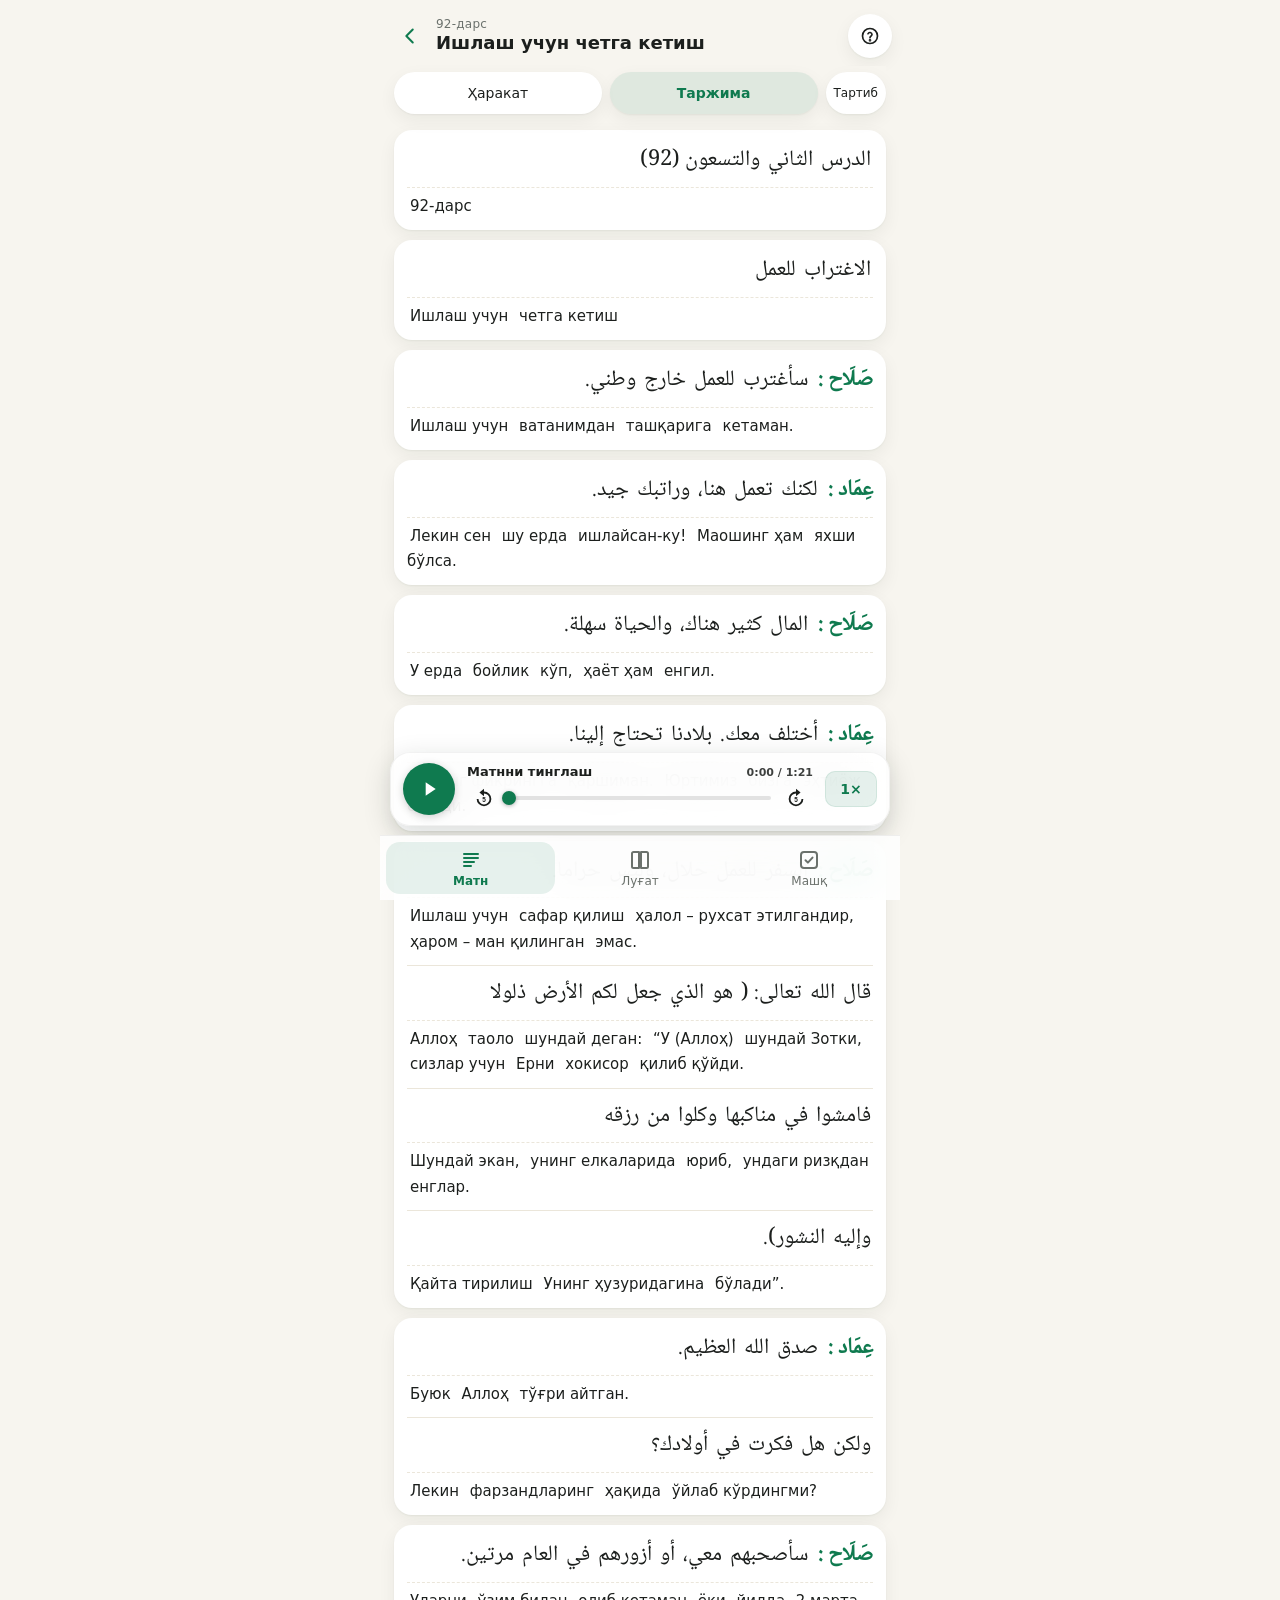
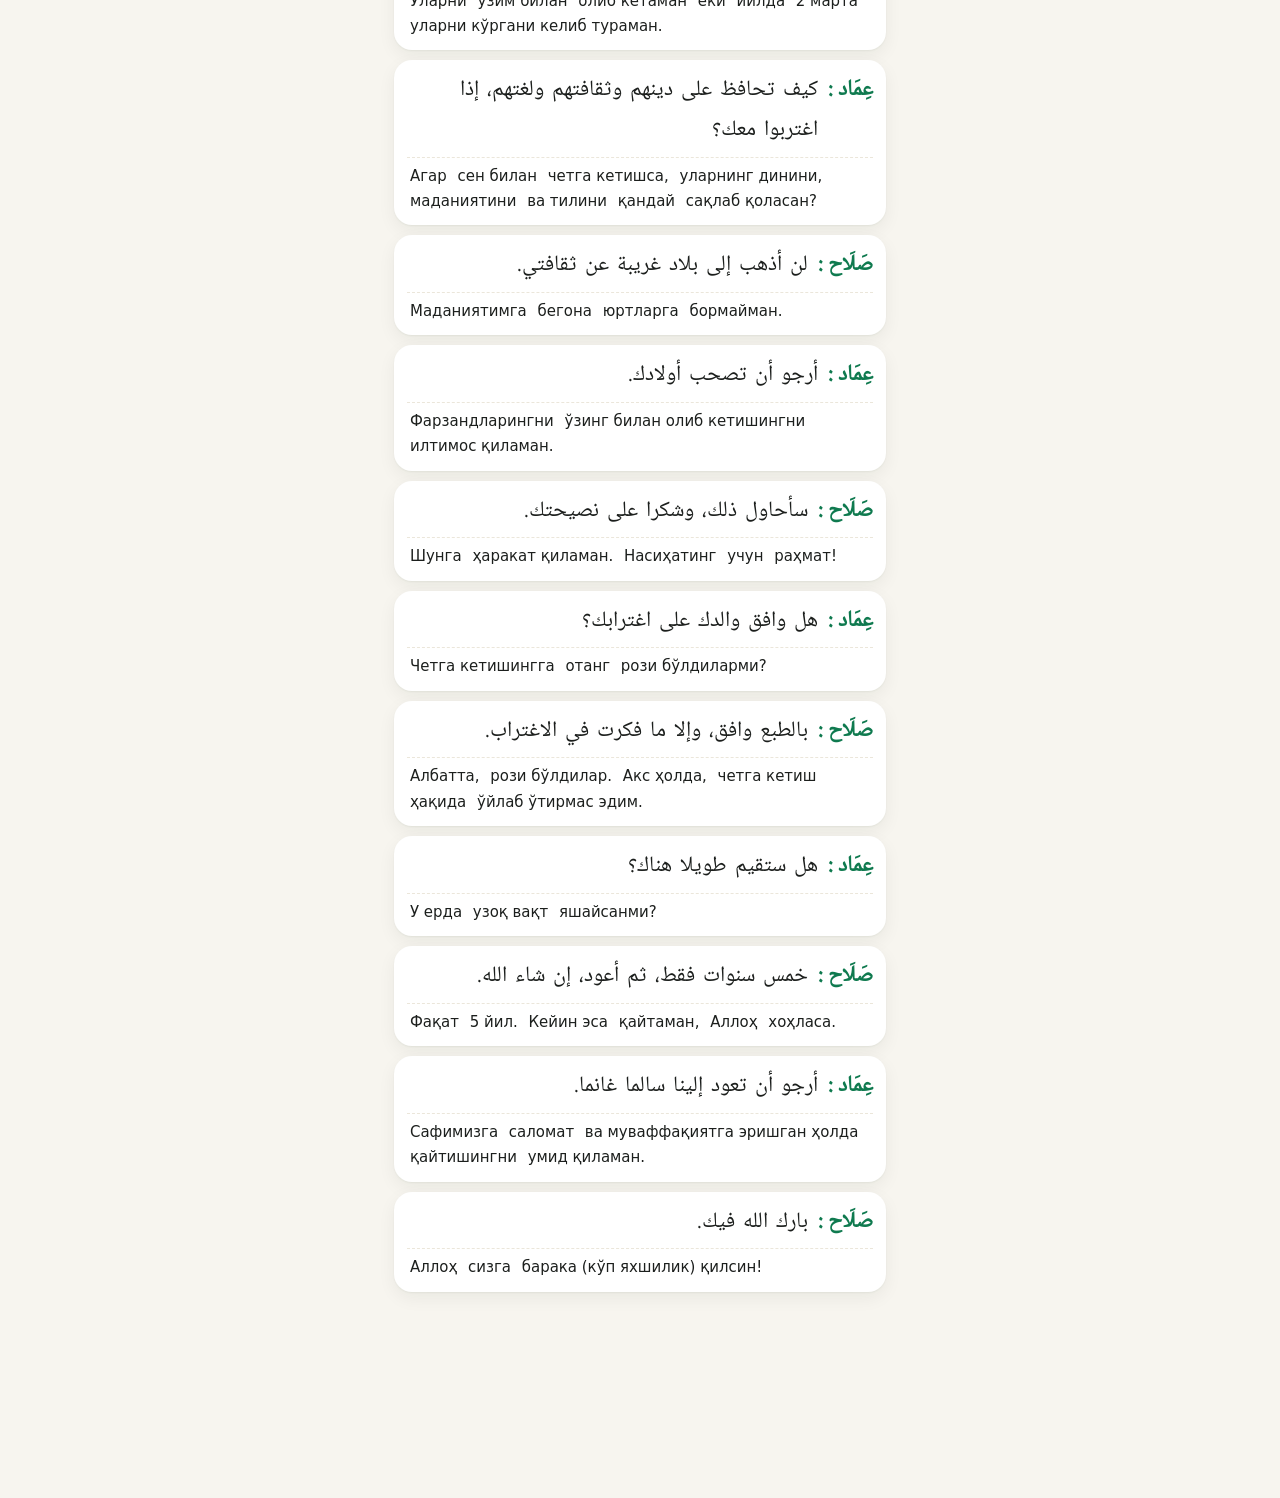
<file: 92.html>
<!DOCTYPE html>
<html lang="uz">
<head>
<meta charset="utf-8">
<meta name="viewport" content="width=device-width, initial-scale=1, viewport-fit=cover">
<title>92-дарс: Ишлаш учун четга кетиш</title>
<style>
:root{--bg:#f6f3ec;--cd:#fff;--tx:#1e2a26;--mu:#6b756f;--ac:#0f766e;--hl:#c2410c;--bd:#e0dccf;box-sizing:border-box;padding-top:env(safe-area-inset-top,0px);padding-bottom:env(safe-area-inset-bottom,0px)}
@media (prefers-color-scheme:dark){:root:not([data-theme="light"]){--bg:#10171a;--cd:#19242a;--tx:#e8efec;--mu:#93a29b;--ac:#2dd4bf;--hl:#fb923c;--bd:#2a3a41}}
:root[data-theme="dark"]{--bg:#10171a;--cd:#19242a;--tx:#e8efec;--mu:#93a29b;--ac:#2dd4bf;--hl:#fb923c;--bd:#2a3a41}
*{box-sizing:border-box}
body{margin:0;background:var(--bg);color:var(--tx);font-family:system-ui,-apple-system,sans-serif}
.w{max-width:520px;margin:0 auto;padding:14px 14px 40px}
h1{font-size:19px;margin:6px 0 10px}
.tabs{display:flex;gap:8px;margin-bottom:10px}
.tabs button,.tg{font:inherit;padding:9px 14px;border-radius:10px;border:1px solid var(--bd);background:var(--cd);color:var(--tx);cursor:pointer}
.tabs button.on{background:var(--ac);color:var(--bg);border-color:var(--ac)}
.tg{width:100%;margin-bottom:10px;font-size:14px;text-align:left}
.hint{font-size:13px;color:var(--mu);margin:0 0 10px}
.ln{background:var(--cd);border:1px solid var(--bd);border-radius:14px;padding:10px 12px;margin-bottom:10px}
.r1{direction:rtl;display:flex;align-items:flex-start;gap:8px}
.tr{font-size:15px;line-height:1.7;color:var(--mu);margin-top:6px;border-top:1px dashed var(--bd);padding-top:6px}
.ts{padding:1px 3px;border-radius:6px;cursor:pointer;color:var(--tx)}
.ts.on,.ws span.on{background:rgba(234,88,12,.25);color:var(--tx)}
.sp{font-family:"DarsNaskh","Noto Naskh Arabic","Geeza Pro","Traditional Arabic",serif;font-size:var(--fs,22px);line-height:1.8;color:var(--ac);font-weight:700;flex-shrink:0}
.ws{direction:rtl;display:flex;flex-wrap:wrap;gap:0 4px;flex:1}
.ar,.ws span,.big{font-family:"DarsNaskh","Noto Naskh Arabic","Geeza Pro","Traditional Arabic",serif}
.ws span{font-size:var(--fs,22px);line-height:1.8;padding:0 2px;border-radius:8px;cursor:pointer}
.ws span{-webkit-tap-highlight-color:transparent}
.ws span.pl,.ts.pl{background:rgba(234,88,12,.25);color:var(--tx)}
#tg{position:sticky;top:6px;z-index:6;box-shadow:0 2px 10px rgba(0,0,0,.22)}
#tg.on{background:var(--ac);color:var(--bg);border-color:var(--ac)}
.lt{margin-top:6px;text-align:left}
.lt button{font:inherit;font-size:12px;padding:3px 10px;border-radius:999px;border:1px solid var(--bd);background:var(--cd);color:var(--mu);cursor:pointer}
.lt button.on{background:var(--ac);color:var(--bg);border-color:var(--ac)}
.spd{display:flex;gap:6px;align-items:center;margin:6px 0 10px;font-size:13px;color:var(--mu)}
.spd button{font:inherit;padding:5px 12px;border-radius:8px;border:1px solid var(--bd);background:var(--cd);color:var(--tx);cursor:pointer}
.spd button.on{background:var(--ac);color:var(--bg);border-color:var(--ac)}
.ws span{-webkit-user-select:none;user-select:none;-webkit-touch-callout:none;touch-action:pan-y}
#sh{position:fixed;inset:0;background:rgba(0,0,0,.4);display:none;align-items:flex-end;z-index:9}
#sh.on{display:flex}
.sheet{background:var(--cd);width:100%;max-width:520px;margin:0 auto;border-radius:18px 18px 0 0;padding:18px 18px calc(18px + env(safe-area-inset-bottom,0px));max-height:75vh;overflow-y:auto}
.big{font-size:52px;text-align:center;direction:rtl;line-height:1.6}
.big b{color:var(--hl)}
.row{font-size:15px;line-height:1.5;margin:8px 0}
.row i{color:var(--mu);font-style:normal;font-size:12px;display:block}
.x{width:100%;margin-top:10px;padding:12px;border:0;border-radius:10px;background:var(--ac);color:var(--bg);font:inherit;font-weight:600}
.g{display:flex;align-items:center;justify-content:space-between;gap:10px;padding:10px 0;border-bottom:1px solid var(--bd)}
.g .ar{font-size:26px;direction:rtl}
.g span:last-child{font-size:15px;text-align:right}
.g{display:flex;flex-direction:row-reverse;align-items:flex-start;gap:14px;padding:12px 0;border-bottom:1px solid var(--bd)}
.g .ar{font-size:30px;line-height:1.5;direction:rtl;text-align:right;min-width:96px;white-space:nowrap}
.g .mn{flex:1;text-align:left;font-size:15px;line-height:1.55}
.g .mn div{margin-bottom:2px}
.g .mn .ex{color:var(--mu);font-size:13px;margin-top:4px}
.g .ar.vw{white-space:normal;max-width:48%;font-size:26px}
.vno{color:var(--mu);font-size:12px}
.ar2{font-family:"DarsNaskh","Noto Naskh Arabic","Geeza Pro","Traditional Arabic",serif;direction:rtl;text-align:right;font-size:21px;line-height:1.8;margin-top:6px}
mark{background:rgba(234,88,12,.25);color:inherit;border-radius:4px;padding:0 3px}
.g{flex-direction:column;align-items:stretch;gap:6px}
.g .hd{display:flex;flex-direction:row-reverse;align-items:flex-start;gap:14px}
.g .hd.lg{flex-direction:column;gap:2px}
.g .hd .ar.vw{white-space:nowrap;max-width:none;min-width:0;flex-shrink:0}
.g .hd.lg .ar.vw{font-size:21px;max-width:100%;overflow-x:auto}
.g .exs{display:flex;flex-direction:column;gap:6px}
.g .eb{background:rgba(127,127,127,.08);border-radius:10px;padding:6px 10px}
.g .eb .ar2{margin-top:0}
.g .eb .ex{color:var(--mu);font-size:14px;line-height:1.5;margin-top:3px}
#tx.hidetr .tr:not(.rev) .ts{filter:blur(5px);user-select:none}#tx.hidetr .tr:not(.rev) .ts.on,#tx.hidetr .tr:not(.rev) .ts.pl{background:none}
.lt{display:flex;gap:6px;flex-wrap:wrap}
.lt button.lp{color:var(--tx)}
#tg,#tt{font-size:14px;white-space:nowrap}
#lpb.on{background:var(--hl);color:var(--bg);border-color:var(--hl)}
#pp.on{background:var(--ac);color:var(--bg);border-color:var(--ac)}
#tt.on{background:var(--ac);color:var(--bg);border-color:var(--ac)}
.lt button.lp.on{background:var(--hl);border-color:var(--hl);color:var(--bg)}
.qbox{background:var(--cd);border:1px solid var(--bd);border-radius:14px;padding:14px}
.qhd{display:flex;justify-content:space-between;font-size:13px;color:var(--mu);margin-bottom:8px}
.qs{direction:rtl;font-family:"DarsNaskh","Noto Naskh Arabic","Geeza Pro","Traditional Arabic",serif;font-size:var(--fs,24px);line-height:2;text-align:right}
.qs .qt{background:rgba(234,88,12,.25);border-radius:8px;padding:0 4px}
.qtr{font-size:14px;color:var(--mu);margin:6px 0 10px;border-top:1px dashed var(--bd);padding-top:6px}
.qq{font-size:15px;margin:6px 0 10px}
.qo{display:grid;grid-template-columns:1fr 1fr 1fr;gap:8px}
.qo button{font:inherit;padding:10px 4px;border-radius:12px;border:2px solid var(--bd);background:var(--cd);color:var(--tx);cursor:pointer}
.qo button b{display:block;font-family:"DarsNaskh","Noto Naskh Arabic",serif;font-size:34px;line-height:1.5;font-weight:400}
.qo button span{font-size:12px;color:var(--mu)}
.qo button b{font-size:28px;line-height:1.7}.qs .qt{color:var(--hl)}
.qo button.ok{border-color:#16a34a;background:rgba(22,163,74,.15)}
.qo button.no{border-color:#dc2626;background:rgba(220,38,38,.15)}
.qf{margin-top:12px;font-size:15px;line-height:1.55}
.qf .res{font-weight:700;margin-bottom:4px}
.qb{display:flex;gap:8px;margin-top:12px}
.qb button{flex:1;font:inherit;padding:11px;border-radius:10px;border:1px solid var(--bd);background:var(--cd);color:var(--tx);cursor:pointer}
.qb button.pr{background:var(--ac);color:var(--bg);border-color:var(--ac);font-weight:600}
.qsc{font-size:44px;font-weight:700;text-align:center;color:var(--ac);margin:6px 0}
.qm{display:flex;gap:8px;margin-bottom:10px}
.qm button{flex:1;font:inherit;font-size:14px;padding:8px;border-radius:10px;border:1px solid var(--bd);background:var(--cd);color:var(--tx);cursor:pointer}
.qm button.on{background:var(--ac);color:var(--bg);border-color:var(--ac)}
.qs.qc{opacity:.6;font-size:calc(var(--fs,24px) * .85);border-bottom:1px dashed var(--bd);margin-bottom:6px}
.big .wp{color:var(--mu);font-size:.5em;margin:0 .35em;vertical-align:middle}
.wpr{margin:2px 0}
.wpr .ar{font-size:24px}
.qs .qt .ir{color:var(--hl);font-weight:inherit}
.qs .qa{box-shadow:inset 0 -3px 0 var(--ac);background:rgba(15,118,110,.15);border-radius:6px}
.qam{background:rgba(15,118,110,.1);border-radius:10px;padding:8px 10px;margin:6px 0}
.qam .ar{font-size:22px;unicode-bidi:isolate;direction:rtl}
#tx,#p3,.sheet{-webkit-user-select:none;user-select:none;-webkit-touch-callout:none}
.w.box{overflow-y:auto;-webkit-overflow-scrolling:touch;overscroll-behavior:contain}
#tx,#p3{touch-action:pan-y}
.ln .ck+.ck{margin-top:10px;padding-top:8px;border-top:1px solid var(--bd)}

:root{--cm:#3a64a0;--cx:#a24a36;--cf:#3a7a4c;--co:#78519e;--cb:#9a6a24;--cj:#2a7676;--ch:#8d5276}
@media (prefers-color-scheme:dark){:root:not([data-theme="light"]){--cm:#93b3e3;--cx:#e3a493;--cf:#93cfa4;--co:#c2a6e3;--cb:#dcb57d;--cj:#86c9c9;--ch:#d9a3c4}}
:root[data-theme="dark"]{--cm:#93b3e3;--cx:#e3a493;--cf:#93cfa4;--co:#c2a6e3;--cb:#dcb57d;--cj:#86c9c9;--ch:#d9a3c4}
#tx.tartib .pm{color:var(--cm)}#tx.tartib .px{color:var(--cx)}#tx.tartib .pf{color:var(--cf)}#tx.tartib .po{color:var(--co)}#tx.tartib .pb{color:var(--cb)}#tx.tartib .pj{color:var(--cj)}#tx.tartib .ph{color:var(--ch)}
#tx.tartib .ws span[data-n]::before,#tx.tartib .ts[data-n]::before{content:attr(data-n);font:700 11px system-ui,sans-serif;color:var(--mu);margin:0 2px;vertical-align:super;line-height:1;opacity:.9}
#tx.tartib .pm[data-n]::before{color:var(--cm)}#tx.tartib .px[data-n]::before{color:var(--cx)}#tx.tartib .pf[data-n]::before{color:var(--cf)}#tx.tartib .po[data-n]::before{color:var(--co)}#tx.tartib .pb[data-n]::before{color:var(--cb)}#tx.tartib .pj[data-n]::before{color:var(--cj)}#tx.tartib .ph[data-n]::before{color:var(--ch)}
.lgd{display:none;gap:4px 12px;flex-wrap:wrap;font-size:13px;margin:-4px 0 8px;position:sticky;top:52px;z-index:6;background:var(--bg);padding:2px 0 4px}.lgd.on{display:flex}
.lgd .pm{color:var(--cm)}.lgd .px{color:var(--cx)}.lgd .pf{color:var(--cf)}.lgd .po{color:var(--co)}.lgd .pb{color:var(--cb)}.lgd .pj{color:var(--cj)}.lgd .ph{color:var(--ch)}
#bl.on{background:var(--ac);color:var(--bg);border-color:var(--ac)}
.hide{display:none}
.rw{display:grid;grid-template-columns:92px 1fr;gap:10px;padding:7px 0;border-bottom:1px solid var(--bd);font-size:15px;line-height:1.5}
.rw>i{font-style:normal;color:var(--mu);font-size:12px;line-height:1.35;padding-top:3px}
.rw .ar{font-size:1.2em;line-height:1.3;unicode-bidi:isolate;direction:rtl}
.rw .wpr .ar{font-size:22px}
.irb{margin-top:12px;background:rgba(15,118,110,.07);border:1px solid var(--bd);border-radius:12px;padding:8px 12px}
.irb>i{display:block;font-style:normal;color:var(--mu);font-size:12px;margin-bottom:2px}
.irb div{direction:rtl;text-align:right;font-family:"DarsNaskh","Noto Naskh Arabic","Geeza Pro","Traditional Arabic",serif;font-size:calc(var(--fs,22px) * .86);line-height:2}
.irb div+div{border-top:1px dashed var(--bd)}
.irb b{color:var(--ac);font-weight:700}
.qf .rw{font-size:14px}
.rw .t{display:block;direction:rtl;text-align:right;font-family:"DarsNaskh","Noto Naskh Arabic","Geeza Pro","Traditional Arabic",serif;font-size:calc(var(--fs,22px) * .8);color:var(--ac);line-height:1.6;margin-top:1px}
.qmb{display:block;width:100%;margin-top:12px;font:inherit;font-size:15px;padding:10px;border-radius:12px;border:1px dashed var(--ac);background:transparent;color:var(--ac);cursor:pointer;text-align:left}
.qmb::after{content:" ▾";float:right}.qmb.on::after{content:" ▴"}
.qmx{margin-top:8px;font-size:15px;line-height:1.6}
.qmn{font-size:12px;color:var(--mu);margin-bottom:6px}
.qmt{background:rgba(127,127,127,.07);border-radius:10px;padding:8px 12px;margin-bottom:8px}
.qmt>b{display:block;color:var(--ac);margin-bottom:2px}
.qmt ul{margin:0;padding-left:18px}.qmt li{margin:3px 0}
.qmx .ar{font-family:"DarsNaskh","Noto Naskh Arabic","Geeza Pro","Traditional Arabic",serif;font-size:1.2em;line-height:1.3;unicode-bidi:isolate;direction:rtl}
.xul{font-size:16px;line-height:1.6;font-weight:600;background:rgba(194,65,12,.08);border-radius:10px;padding:8px 10px;margin:4px 0 6px}
.xul .ar{font-size:1.3em;unicode-bidi:isolate;direction:rtl;font-weight:700;color:var(--hl)}
.xul .ar ~ .ar{color:inherit;font-weight:600;font-size:1.2em}
.xul div+div{margin-top:4px;padding-top:4px;border-top:1px dashed rgba(194,65,12,.25)}
.qnv{display:flex;align-items:center;justify-content:space-between;gap:8px;margin-bottom:6px;font-size:14px}
.qnv button{font:inherit;font-size:22px;line-height:1;width:44px;height:36px;border-radius:10px;border:1px solid var(--bd);background:var(--cd);color:var(--tx);cursor:pointer}
.qnv button:disabled{opacity:.35}
.qex{font:inherit;font-size:14px;margin:4px 0 2px;padding:6px 14px;border-radius:999px;border:1px solid var(--bd);background:var(--cd);color:var(--ac);cursor:pointer}
.qex::after{content:" ▾"}.qex.on::after{content:" ▴"}
.qbox .qb{position:sticky;bottom:0;background:var(--cd);padding:8px 0 calc(8px + env(safe-area-inset-bottom,0px));margin-bottom:-14px;border-top:1px solid var(--bd);z-index:3}

:root{--cR:#1d4ed8;--cN:#b91c1c;--cJ:#15803d;--cZ:#7e22ce}
@media (prefers-color-scheme:dark){:root:not([data-theme="light"]){--cR:#93c5fd;--cN:#fca5a5;--cJ:#86efac;--cZ:#d8b4fe}}
:root[data-theme="dark"]{--cR:#93c5fd;--cN:#fca5a5;--cJ:#86efac;--cZ:#d8b4fe}
.big b.cR,.hk .cR{color:var(--cR)}.big b.cN,.hk .cN{color:var(--cN)}.big b.cJ,.hk .cJ{color:var(--cJ)}.big b.cZ,.hk .cZ{color:var(--cZ)}.hk .cM{color:var(--mu)}
.mnl{text-align:center;color:var(--mu);font-size:15px;margin:-6px 0 6px}
.hk{text-align:center;margin:0 0 8px}.hk span{display:inline-block;font-size:13px;font-weight:600;padding:2px 12px;border-radius:999px;background:rgba(127,127,127,.12)}
.tk{background:rgba(127,127,127,.06);border:1px solid var(--bd);border-radius:12px;padding:8px 12px;margin-top:4px}
.tk>i{display:block;font-style:normal;color:var(--mu);font-size:12px;margin-bottom:2px}
.tl{font-size:15px;line-height:1.55;padding:6px 0}.tl+.tl{border-top:1px dashed var(--bd)}
.tl .ar,.ny .ar,.xi .ar,.xul .tl .ar{font-size:1.25em;line-height:1.3;unicode-bidi:isolate;direction:rtl}
.tl>.ar:first-child{color:var(--ac);font-weight:700;font-size:1.35em}
.tn{color:var(--mu)}
.ny{font-size:13px;color:var(--mu);margin-top:6px;padding-top:6px;border-top:1px solid var(--bd);line-height:1.5}
.jt{margin-top:6px;padding-top:6px;border-top:1px solid var(--bd);font-weight:600;color:var(--ac)}
.xi{padding:4px 0;font-size:15px;line-height:1.55}.xi+.xi{border-top:1px dashed var(--bd)}
.xul .tl{padding:0;font-weight:600}
#tx.tartib .ws span[data-s]{text-align:center}
#tx.tartib .ws span[data-s]::after{content:attr(data-s);display:block;font:600 10.5px system-ui,-apple-system,sans-serif;color:var(--mu);line-height:1.2;white-space:nowrap;direction:ltr;unicode-bidi:isolate;margin:-3px 0 5px}
.oi{padding:6px 0;font-size:15px;line-height:1.55}.oi+.oi{border-top:1px dashed var(--bd)}.oi b{color:var(--ac)}.oi .ar{font-size:1.2em;line-height:1.3;unicode-bidi:isolate;direction:rtl}
.tr{font-size:calc(var(--fs,22px) * .68)}
.tl.tno{font-size:13px;color:var(--mu);padding-top:0;margin-top:-2px}
</style>
<link rel="manifest" href="manifest.webmanifest">
<meta name="theme-color" content="#0f766e">
<link rel="icon" href="icon-192.png">
<link rel="apple-touch-icon" href="icon-192.png">
<link rel="stylesheet" href="shell.css">
<script src="tg.js" data-key="dars92-holat" data-home="./"></script>
<style>
.home{display:inline-block;margin:2px 0 4px;font-size:14px;color:var(--ac);text-decoration:none}
</style>
</head>
<body>
<div class="w">
<a class="home" href="./">‹ Дарслар</a>
<h1>92-дарс: Ишлаш учун четга кетиш</h1>
<div class="tabs"><button class="on" id="t1" onclick="tab(1)">Матн</button><button id="t2" onclick="tab(2)">Луғат</button><button id="t3" onclick="tab(3)">Машқ</button></div>
<div id="p1">
<div style="display:flex;gap:8px;margin-bottom:10px;position:sticky;top:0;z-index:6;background:var(--bg);padding:6px 0"><button class="tg" id="pp" onclick="ppl()" style="width:60px;margin:0;text-align:center;padding:8px 0;font-size:20px" aria-label="Тўхтатиш/давом">▶</button><button class="tg" id="tg" onclick="tog()" style="flex:1;margin:0;text-align:center;padding:9px 4px">Ҳаракат</button><button class="tg on" id="tt" onclick="ttr()" style="flex:1;margin:0;text-align:center;padding:9px 4px">Таржима</button><button class="tg" id="bl" onclick="bol()" style="flex:0 0 auto;width:auto;margin:0;text-align:center;padding:9px 8px;font-size:12px">Тартиб</button></div>
<div class="lgd" id="lg"><span class="pm">● Мубтадо, إِنَّ исми</span><span class="px">● Хабар</span><span class="pf">● Феъл</span><span class="po">● Фоил</span><span class="pb">● Мафъулун биҳ</span><span class="pj">● Жар ва мажрур</span><span class="ph">● Зарф, ҳол</span></div>
<p class="hint" style="line-height:1.7">👆 Босинг — эшитасиз<br>✋ Босиб туринг — изоҳ<br>↔️ Суринг — шу ердан давом<br>🤏 Икки бармоқ — катта-кичик</p>
<div style="margin:10px 0"><audio controls preload="metadata" style="width:100%" src="a92-49d5eb84.mp3"></audio>
<div class="spd"><span>Тезлик:</span><button onclick="spd(0.5,this)">0.5×</button><button onclick="spd(0.75,this)">0.75×</button><button class="on" onclick="spd(1,this)">1×</button></div></div>
<div id="tx"></div>
</div>
<div id="p2" class="hide"></div>
<div id="p3" class="hide"></div>
</div>
<div id="sh" onclick="cl(event)"><div class="sheet" id="sb"></div></div>
<script>
var D=[
["",`الدَّرْسُ|R|[[Исм]]. Сарлавҳа: мубтадо (хабари тушириб қолдирилган)|дарс/الثَّانِي|M|[[Исм (сон)]]. Сифат: мавсуфга (الدَّرْسُ) эргашади. Марфуъ: дамма охирги ي да айтилмайди (оғир бўлгани учун)|иккинчи (тартиб сони)/وَالتِّسْعُونَ~ (92)|M|[[و — атф ҳарфи + исм (сон)]]. Атф: الثَّانِي га боғланган. Марфуъ: рафъ аломати و (жамъ музаккар солимга ўхшаш сон), охиридаги ن фатҳа олади|ва тўқсон`],
["",`الِاغْتِرَابُ|R|[[Исм (масдар)]]. Сарлавҳа: мубтадо (хабари тушириб қолдирилган)|четга (ғурбатга) кетиш/لِلْعَمَلِ|J|[[Жар-мажрур (ل — жарр ҳарфи, الْعَمَلِ — исм)]]. ل жарр ҳарфидан кейин|ишлаш учун`],
["صَلَاح",`سَأَغْتَرِبُ|R|[[س — истиқбол ҳарфи + феъл (мудори)]]. Уни насб ёки жазм қилувчи сўз йўқ|(четга) кетаман/لِلْعَمَلِ|J|[[Жар-мажрур (ل — жарр ҳарфи, الْعَمَلِ — исм)]]. ل жарр ҳарфидан кейин|ишлаш учун/خَارِجَ|N|[[Исм (зарф макон)]]. Зарф макон, мудоф. (Ҳужжатда «خارخ» деб ёзилган — бу хато, тўғриси خَارِجَ)|ташқарисига/وَطَنِي~.|M|[[Исм]]. Мудоф илайҳ. Мажрур: касра ي га уланганлиги учун кўринмайди; ي — мутакаллим олмоши, сукунга мабний, мудоф илайҳ|ватаним`],
["عِمَاد",`لَكِنَّكَ|B|[[Ҳарф ва олмош (لَكِنَّ — инна синглиси, كَ — олмош)]]. لَكِنَّ — фатҳага мабний, كَ — фатҳага мабний. كَ — لَكِنَّ нинг исми (маҳаллан мансуб)|лекин сен/تَعْمَلُ|R|[[Феъл (мудори)]]. Жумла لَكِنَّ нинг хабари|ишлайсан/هُنَا~،|B|[[Исм (исм ишора, макон)]]. Сукунга мабний. Зарф макон (маҳаллан мансуб)|шу ерда/وَرَاتِبُكَ|M|[[و — атф ҳарфи + исм]]. Мубтадо, мудоф. Марфуъ: رَاتِبُ даги дамма; كَ — олмош, фатҳага мабний, мудоф илайҳ|ва маошинг/جَيِّدٌ~.|R|[[Исм (сифат)]]. Хабар|яхши`],
["صَلَاح",`الْمَالُ|R|[[Исм]]. Мубтадо|мол; бойлик/كَثِيرٌ|R|[[Исм (сифат)]]. Хабар|кўп/هُنَاكَ~،|B|[[Исм (исм ишора, макон)]]. هُنَا — сукунга мабний, كَ — хитоб ҳарфи (фатҳага мабний). Зарф макон (маҳаллан мансуб)|у ерда/وَالْحَيَاةُ|R|[[و — атф ҳарфи + исм]]. Мубтадо|ва ҳаёт/سَهْلَةٌ~.|R|[[Исм (сифат)]]. Хабар|енгил`],
["عِمَاد",`أَخْتَلِفُ|R|[[Феъл (мудори)]]. Уни насб ёки жазм қилувчи сўз йўқ|(фикрим) фарқ қилади; қаршиман/مَعَكَ~.|M|[[Исм (зарф)]]. Зарф, мудоф. Мансуб: مَعَ даги фатҳа; كَ — олмош, фатҳага мабний, мудоф илайҳ|сен билан/بِلَادُنَا|M|[[Исм]]. Мубтадо, мудоф. Марфуъ: بِلَادُ даги дамма; نَا — олмош, сукунга мабний, мудоф илайҳ|юртимиз/تَحْتَاجُ|R|[[Феъл (мудори)]]. Жумла мубтадонинг хабари|эҳтиёж сезади/إِلَيْنَا~.|B|[[Жар-мажрур (إِلَى — жарр ҳарфи, نَا — олмош)]]. إِلَى — сукунга мабний, نَا — сукунга мабний|бизга`],
["صَلَاح",`السَّفَرُ|R|[[Исм (масдар)]]. Мубтадо|сафар қилиш/لِلْعَمَلِ|J|[[Жар-мажрур (ل — жарр ҳарфи, الْعَمَلِ — исм)]]. ل жарр ҳарфидан кейин|ишлаш учун/حَلَالٌ~،|R|[[Исм]]. Хабар|ҳалол/وَلَيْسَ|B|[[و — атф ҳарфи + феъл (нақис, мозий)]]. Фатҳага мабний. Исми яширин (у)|ва эмас/حَرَاماً~.|N|[[Исм]]. لَيْسَ нинг хабари|ҳаром/قَالَ|B|[[Феъл (мозий)]]. Фатҳага мабний|айтди/اللَّهُ|R|[[Исм]]. Фоил|Аллоҳ/تَعَالَى~: (|B|[[Феъл (мозий)]]. Фатҳага мабний (охири алиф мақсура). Аллоҳни улуғлаш учун келтирилган жумла|таоло (олий бўлди)/هُوَ|B|[[Исм (шахс олмоши)]]. Фатҳага мабний. Мубтадо|У/الَّذِي|B|[[Исм (исм мавсул)]]. Сукунга мабний. Хабар (маҳаллан марфуъ)|шундай Зотки/جَعَلَ|B|[[Феъл (мозий)]]. Фатҳага мабний. Фоили яширин (У)|қилди/لَكُمُ|B|[[Жар-мажрур (ل — жарр ҳарфи, كُمُ — олмош)]]. لَ — фатҳага мабний, كُمْ — сукунга мабний (кейинги сукун туфайли дамма олган)|сизлар учун/الْأَرْضَ|N|[[Исм]]. Мафъул биҳ (биринчи)|Ерни/ذَلُولًا|N|[[Исм (сифат)]]. Мафъул биҳ (иккинчи)|бўйсунувчи; хокисор/فَامْشُوا|B|[[ف — оқибат ҳарфи + феъл (амр)]]. Нун тушиши билан мабний; و — фоил|бас, юринглар/فِي|B|[[Ҳарф (жарр ҳарфи)]]. Сукунга мабний|да/مَنَاكِبِهَا|M|[[Исм]]. Жарр ҳарфидан кейин, мудоф. Мажрур: مَنَاكِبِ даги касра; هَا — олмош, сукунга мабний, мудоф илайҳ|унинг елкалари/وَكُلُوا|B|[[و — атф ҳарфи + феъл (амр)]]. Нун тушиши билан мабний; و — фоил|ва енглар/مِنْ|B|[[Ҳарф (жарр ҳарфи)]]. Сукунга мабний|-дан/رِزْقِهِ|M|[[Исм]]. Жарр ҳарфидан кейин, мудоф. Мажрур: رِزْقِ даги касра; هِ — олмош, касрага мабний, мудоф илайҳ|Унинг ризқи/وَإِلَيْهِ|B|[[Жар-мажрур (و — атф ҳарфи, إِلَى — жарр ҳарфи, هِ — олмош)]]. و — фатҳага мабний, إِلَى — сукунга мабний, هِ — касрага мабний. Хабар муқаддам|ва Унинг ҳузурига/النُّشُورُ~).|R|[[Исм]]. Мубтадо муаххар (ҳужжатда «النشو» деб ёзилган — ر тушиб қолган; Мулк сураси, 15-оят)|қайта тирилиш`],
["عِمَاد",`صَدَقَ|B|[[Феъл (мозий)]]. Фатҳага мабний|тўғри айтди/اللَّهُ|R|[[Исм]]. Фоил|Аллоҳ/الْعَظِيمُ~.|R|[[Исм (сифат)]]. Сифат: мавсуфга (اللَّهُ) эргашади|буюк/وَلَكِنْ|B|[[Ҳарф (و — атф ҳарфи, لَكِنْ — истидрок ҳарфи)]]. و — фатҳага мабний, لَكِنْ — сукунга мабний. لَكِنْ истидрок ҳарфи|лекин/هَلْ|B|[[Ҳарф (истифҳом ҳарфи)]]. Сукунга мабний. Савол ҳарфи|-ми/فَكَّرْتَ|B|[[Феъл (мозий)]]. Сукунга мабний. تَ — фоил (олмош, фатҳага мабний)|ўйладинг/فِي|B|[[Ҳарф (жарр ҳарфи)]]. Сукунга мабний|ҳақида/أَوْلَادِكَ~؟|M|[[Исм]]. Жарр ҳарфидан кейин, мудоф. Мажрур: أَوْلَادِ даги касра; كَ — олмош, фатҳага мабний, мудоф илайҳ|фарзандларинг`],
["صَلَاح",`سَأَصْحَبُهُمْ|M|[[س — истиқбол ҳарфи + феъл (мудори)]]. Феъл мудори; هُمْ — мафъул биҳ. Марфуъ: أَصْحَبُ даги дамма; هُمْ — олмош, сукунга мабний, маҳаллан мансуб|уларни (ўзим билан) олиб кетаман/مَعِي~،|M|[[Исм (зарф)]]. Зарф, мудоф. Мансуб: фатҳа ي га уланганлиги учун кўринмайди; ي — олмош, сукунга мабний, мудоф илайҳ|мен билан/أَوْ|B|[[Ҳарф (атф ҳарфи)]]. Сукунга мабний|ёки/أَزُورُهُمْ|M|[[Феъл (мудори)]]. Феъл мудори; هُمْ — мафъул биҳ. Марфуъ: أَزُورُ даги дамма; هُمْ — олмош, сукунга мабний, маҳаллан мансуб|уларни зиёрат қиламан (кўргани келаман)/فِي|B|[[Ҳарф (жарр ҳарфи)]]. Сукунга мабний|да/الْعَامِ|J|[[Исм]]. Жарр ҳарфидан кейин|йил/مَرَّتَيْنِ~.|M|[[Исм (мусанно)]]. Мафъул мутлақ (сон). Мансуб: мусанно, насб аломати ي, охиридаги ن касра олади|икки марта`],
["عِمَاد",`كَيْفَ|B|[[Исм (истифҳом исми)]]. Фатҳага мабний. Ҳол ўрнида (маҳаллан мансуб)|қандай/تُحَافِظُ|R|[[Феъл (мудори)]]. Уни насб ёки жазм қилувчи сўз йўқ|сақлайсан/عَلَى|B|[[Ҳарф (жарр ҳарфи)]]. Сукунга мабний (охири алиф)|-ни/دِينِهِمْ|M|[[Исм]]. Жарр ҳарфидан кейин, мудоф. Мажрур: دِينِ даги касра; هِمْ — олмош, сукунга мабний, мудоф илайҳ|уларнинг дини/وَثَقَافَتِهِمْ|M|[[و — атф ҳарфи + исм]]. Атф: دِينِ га боғланган, мудоф. Мажрур: ثَقَافَةِ даги касра; هِمْ — олмош, сукунга мабний, мудоф илайҳ|ва маданияти/وَلُغَتِهِمْ~،|M|[[و — атф ҳарфи + исм]]. Атф: دِينِ га боғланган, мудоф. Мажрур: لُغَةِ даги касра; هِمْ — олмош, сукунга мабний, мудоф илайҳ|ва тили/إِذَا|B|[[Исм (шарт зарфи)]]. Сукунга мабний|агар/اغْتَرَبُوا|B|[[Феъл (мозий)]]. Даммага мабний; و — фоил|четга кетишса/مَعَكَ~؟|M|[[Исм (зарф)]]. Зарф, мудоф. Мансуб: مَعَ даги фатҳа; كَ — олмош, фатҳага мабний, мудоф илайҳ|сен билан`],
["صَلَاح",`لَنْ|B|[[Ҳарф (насб ва нафий ҳарфи)]]. Сукунга мабний. Мудорийни насб қилади ва келаси замонни инкор қилади|-майман/أَذْهَبَ|N|[[Феъл (мудори)]]. لَنْ дан кейин мансуб мудори|бораман/إِلَى|B|[[Ҳарф (жарр ҳарфи)]]. Сукунга мабний (охири алиф)|-га/بِلَادٍ|J|[[Исм]]. Жарр ҳарфидан кейин|юртлар/غَرِيبَةٍ|J|[[Исм (сифат)]]. Сифат: мавсуфга (بِلَادٍ) эргашади|бегона/عَنْ|B|[[Ҳарф (жарр ҳарфи)]]. Сукунга мабний|-га (-дан)/ثَقَافَتِي~.|M|[[Исм]]. Жарр ҳарфидан кейин, мудоф. Мажрур: касра ي га уланганлиги учун кўринмайди; ي — олмош, сукунга мабний, мудоф илайҳ|маданиятим`],
["عِمَاد",`أَرْجُو|M|[[Феъл (мудори)]]. Феъл мудори. Марфуъ: дамма охирги و да айтилмайди (оғир бўлгани учун)|умид қиламан; илтимос қиламан/أَنْ|B|[[Ҳарф (масдарий ҳарф)]]. Сукунга мабний. Мудорийни насб қилади|-ишингни/تَصْحَبَ|N|[[Феъл (мудори)]]. أَنْ дан кейин мансуб мудори|олиб кетишинг (ҳамроҳ қилишинг)/أَوْلَادَكَ~.|M|[[Исм]]. Мафъул биҳ, мудоф. Мансуб: أَوْلَادَ даги фатҳа; كَ — олмош, фатҳага мабний, мудоф илайҳ|фарзандларингни`],
["صَلَاح",`سَأُحَاوِلُ|R|[[س — истиқбол ҳарфи + феъл (мудори)]]. Уни насб ёки жазм қилувчи сўз йўқ|ҳаракат қиламан/ذَلِكَ~،|B|[[Исм (исм ишора)]]. ذَا — сукунга мабний, لِ — узоқлик ломи (касрага мабний), كَ — хитоб ҳарфи (фатҳага мабний). Мафъул биҳ (маҳаллан мансуб)|шунга/وَشُكْراً|N|[[و — атф ҳарфи + исм (масдар)]]. Мафъул мутлақ (феъли тушириб қолдирилган: أَشْكُرُكَ شُكْراً)|ва раҳмат/عَلَى|B|[[Ҳарф (жарр ҳарфи)]]. Сукунга мабний (охири алиф)|учун/نَصِيحَتِكَ~.|M|[[Исм]]. Жарр ҳарфидан кейин, мудоф. Мажрур: نَصِيحَةِ даги касра; كَ — олмош, фатҳага мабний, мудоф илайҳ|насиҳатинг`],
["عِمَاد",`هَلْ|B|[[Ҳарф (истифҳом ҳарфи)]]. Сукунга мабний. Савол ҳарфи|-ми/وَافَقَ|B|[[Феъл (мозий)]]. Фатҳага мабний|рози бўлди/وَالِدُكَ|M|[[Исм]]. Фоил, мудоф. Марфуъ: وَالِدُ даги дамма; كَ — олмош, фатҳага мабний, мудоф илайҳ|отанг/عَلَى|B|[[Ҳарф (жарр ҳарфи)]]. Сукунга мабний (охири алиф)|-га/اغْتِرَابِكَ~؟|M|[[Исм (масдар)]]. Жарр ҳарфидан кейин, мудоф. Мажрур: اغْتِرَابِ даги касра; كَ — олмош, фатҳага мабний, мудоф илайҳ|четга кетишинг`],
["صَلَاح",`بِالطَّبْعِ|J|[[Жар-мажрур (ب — жарр ҳарфи, الطَّبْعِ — исм)]]. ب жарр ҳарфидан кейин|албатта/وَافَقَ~،|B|[[Феъл (мозий)]]. Фатҳага мабний|рози бўлди/وَإِلَّا|B|[[Ҳарф (атф, шарт ва нафий ҳарфлари)]]. Сукунга мабний. وَ + إِنْ + لَا бирикмаси, «акс ҳолда» маъносида|акс ҳолда/مَا|B|[[Ҳарф (нафий ҳарфи)]]. Сукунга мабний|-мас эдим/فَكَّرْتُ|B|[[Феъл (мозий)]]. Сукунга мабний. تُ — фоил (олмош, даммага мабний)|ўйладим/فِي|B|[[Ҳарф (жарр ҳарфи)]]. Сукунга мабний|ҳақида/الِاغْتِرَابِ~.|J|[[Исм (масдар)]]. Жарр ҳарфидан кейин|четга кетиш`],
["عِمَاد",`هَلْ|B|[[Ҳарф (истифҳом ҳарфи)]]. Сукунга мабний. Савол ҳарфи|-ми/سَتُقِيمُ|R|[[س — истиқбол ҳарфи + феъл (мудори)]]. Уни насб ёки жазм қилувчи сўз йўқ|яшайсан; турасан/طَوِيلاً|N|[[Исм (сифат)]]. Зарф замон ўрнида (узоқ вақт)|узоқ/هُنَاكَ~؟|B|[[Исм (исм ишора, макон)]]. هُنَا — сукунга мабний, كَ — хитоб ҳарфи (фатҳага мабний). Зарф макон (маҳаллан мансуб)|у ерда`],
["صَلَاح",`خَمْسَ|N|[[Исм (сон)]]. Зарф замон ўрнида, мудоф|беш/سَنَوَاتٍ|J|[[Исм (жамъ муаннас солим)]]. Мудоф илайҳ|йил/فَقَطْ~،|B|[[Исм (ف — зоида ҳарф, قَطْ — «кифоя» маъносидаги исм)]]. Сукунга мабний. «Фақат» маъносида|фақат/ثُمَّ|B|[[Ҳарф (атф ҳарфи)]]. Фатҳага мабний|кейин эса/أَعُودُ~،|R|[[Феъл (мудори)]]. Уни насб ёки жазм қилувчи сўз йўқ|қайтаман/إِنْ|B|[[Ҳарф (шарт ҳарфи)]]. Сукунга мабний|агар/شَاءَ|B|[[Феъл (мозий)]]. Фатҳага мабний. Шарт феъли|хоҳласа/اللَّهُ~.|R|[[Исм]]. Фоил|Аллоҳ`],
["عِمَاد",`أَرْجُو|M|[[Феъл (мудори)]]. Феъл мудори. Марфуъ: дамма охирги و да айтилмайди (оғир бўлгани учун)|умид қиламан; илтимос қиламан/أَنْ|B|[[Ҳарф (масдарий ҳарф)]]. Сукунга мабний. Мудорийни насб қилади|-ишингни/تَعُودَ|N|[[Феъл (мудори)]]. أَنْ дан кейин мансуб мудори|қайтишинг/إِلَيْنَا|B|[[Жар-мажрур (إِلَى — жарр ҳарфи, نَا — олмош)]]. إِلَى — сукунга мабний, نَا — сукунга мабний|бизга/سَالِماً|N|[[Исм (исми фоил)]]. Ҳол ўрнида|саломат ҳолда/غَانِماً~.|N|[[Исм (исми фоил)]]. Иккинчи ҳол ўрнида|ғанимат (муваффақият) билан`],
["صَلَاح",`بَارَكَ|B|[[Феъл (мозий)]]. Фатҳага мабний. Дуо маъносида|барака берсин/اللَّهُ|R|[[Исм]]. Фоил|Аллоҳ/فِيكَ~.|B|[[Жар-мажрур (فِي — жарр ҳарфи, كَ — олмош)]]. فِي — сукунга мабний, كَ — фатҳага мабний|сизга`]
];
var TR=[[["92-дарс", [0, 1, 2]]], [["Ишлаш учун", [1]], ["четга кетиш", [0]]], [["Ишлаш учун", [1]], ["ватанимдан", [3]], ["ташқарига", [2]], ["кетаман.", [0]]], [["Лекин сен", [0]], ["шу ерда", [2]], ["ишлайсан-ку!", [1]], ["Маошинг ҳам", [3]], ["яхши бўлса.", [4]]], [["У ерда", [2]], ["бойлик", [0]], ["кўп,", [1]], ["ҳаёт ҳам", [3]], ["енгил.", [4]]], [["Сенинг фикрингга", [1]], ["қаршиман.", [0]], ["Юртимиз", [2]], ["бизга", [4]], ["эҳтиёж сезади.", [3]]], [["Ишлаш учун", [1]], ["сафар қилиш", [0]], ["ҳалол – рухсат этилгандир,", [2]], ["ҳаром – ман қилинган", [4]], ["эмас.", [3]], ["Аллоҳ", [6]], ["таоло", [7]], ["шундай деган:", [5]], ["“У (Аллоҳ)", [8]], ["шундай Зотки,", [9]], ["сизлар учун", [11]], ["Ерни", [12]], ["хокисор", [13]], ["қилиб қўйди.", [10]], ["Шундай экан,", [14]], ["унинг елкаларида", [15, 16]], ["юриб,", [14]], ["ундаги ризқдан", [18, 19]], ["енглар.", [17]], ["Қайта тирилиш", [21]], ["Унинг ҳузуридагина", [20]], ["бўлади”.", [20]]], [["Буюк", [2]], ["Аллоҳ", [1]], ["тўғри айтган.", [0]], ["Лекин", [3]], ["фарзандларинг", [7]], ["ҳақида", [6]], ["ўйлаб кўрдингми?", [5, 4]]], [["Уларни", [0]], ["ўзим билан", [1]], ["олиб кетаман", [0]], ["ёки", [2]], ["йилда", [4, 5]], ["2 марта", [6]], ["уларни кўргани келиб тураман.", [3]]], [["Агар", [6]], ["сен билан", [8]], ["четга кетишса,", [7]], ["уларнинг динини,", [3, 2]], ["маданиятини", [4]], ["ва тилини", [5]], ["қандай", [0]], ["сақлаб қоласан?", [1]]], [["Маданиятимга", [6, 5]], ["бегона", [4]], ["юртларга", [3, 2]], ["бормайман.", [1, 0]]], [["Фарзандларингни", [3]], ["ўзинг билан олиб кетишингни", [2, 1]], ["илтимос қиламан.", [0]]], [["Шунга", [1]], ["ҳаракат қиламан.", [0]], ["Насиҳатинг", [4]], ["учун", [3]], ["раҳмат!", [2]]], [["Четга кетишингга", [4, 3]], ["отанг", [2]], ["рози бўлдиларми?", [1, 0]]], [["Албатта,", [0]], ["рози бўлдилар.", [1]], ["Акс ҳолда,", [2]], ["четга кетиш", [6]], ["ҳақида", [5]], ["ўйлаб ўтирмас эдим.", [4, 3]]], [["У ерда", [3]], ["узоқ вақт", [2]], ["яшайсанми?", [1, 0]]], [["Фақат", [2]], ["5 йил.", [0, 1]], ["Кейин эса", [3]], ["қайтаман,", [4]], ["Аллоҳ", [7]], ["хоҳласа.", [6, 5]]], [["Сафимизга", [3]], ["саломат", [4]], ["ва муваффақиятга эришган ҳолда", [5]], ["қайтишингни", [2, 1]], ["умид қиламан.", [0]]], [["Аллоҳ", [1]], ["сизга", [2]], ["барака (кўп яхшилик) қилсин!", [0]]]];
var T={R:["марфуъ","дамма"],N:["мансуб","фатҳа"],J:["мажрур","касра"]};
var show=false,all=[];
function plain(v){return v.replace(/[\u064B-\u0652\u0670]/g,"")}
function ends(v){var m=v.match(/^(.*?)([\u0621-\u064A][\u064B-\u0652\u0670]*)$/);return m?[m[1],m[2]]:[v,""]}
var OVK={"شهاداتي":["Мафъул биҳ","Жамъ муаннас солим: насб аломати касра. ي — мутакаллим олмоши (мудоф илайҳ)"],"مهندسين":["Мудоф илайҳ, мажрур","Жамъ музаккар солим: жарр аломати ي, охиридаги ن фатҳа олади"],"أبي":["Мунодо мудоф","Мансуб, лекин ي га уланганлиги учун ҳаракати кўринмайди"],"سنتين":["Мажрур","Мутсанно: жарр аломати ي, охиридаги ن касра олади"],"أعمل":["","Мажзум: لَمْ дан кейин жазм аломати сукун"],"يجدون":["","Марфуъ: афъоли хамса, рафъ аломати ن (و — фоил)"]};
function info(w){
  var f=w.split("|"),vv=f[0].split("~"),v=vv[0],pu=vv[1]||"",c=f[1],r=f[2],mn=f[3];
  if(mn.charAt(0)=="!")mn=mn.slice(1);
  var e=ends(v),ty="",role="",why="",m=r.match(/^\[\[(.*?)\]\]\.?\s*([\s\S]*)$/);
  if(m){ty=m[1];r=m[2]}
  var ov=OVK[plain(v)];
  if(ov){role=ov[0];why=ov[1]}
  else if(c=="R"||c=="N"||c=="J"){
    role=r;
    why="Бу ўринда сўз "+T[c][0]+" бўлади, шунинг учун охирига "+T[c][1]+" қўйилади.";
    if(/[\u064B\u064C\u064D]$/.test(v))why+=" Танвин: ноаниқ исм.";
  }else{
    var k=r.indexOf(". "),p1=k<0?r:r.slice(0,k),p2=k<0?"":r.slice(k+2);
    if(/мабний/.test(p1)){why=p1;role=p2}else{role=p1;why=p2}
  }
  return {v:v,e:e,ty:ty,role:role,why:why,mn:mn,c:c,pu:pu};
}

/* klassik i'rob: t=turi r=gapdagi o'rni o=omil i=i'robi b=belgisi x=qolgan qismlari n=izoh a=arabcha i'rob */
var IRB={"0-0": {"k": [["اَلدَّرْسُ", "мубтадо, раф қилинган, аломати зоҳирий замма, ўзи мавсуф"], ["", "Сарлавҳа: хабари айтилмаган", "n"]], "s": "мубтадо", "j": "R", "y": "Китобда йўқ: сарлавҳа — хабари маҳзуф (ҳазф қилинган) мубтадо.", "a": [["الدَّرْسُ", "مُبْتَدَأٌ مَرْفُوعٌ وَعَلَامَةُ رَفْعِهِ الضَّمَّةُ الظَّاهِرَةُ، وَهُوَ مَوْصُوفٌ، وَخَبَرُهُ مَحْذُوفٌ. وَيَجُوزُ أَنْ يَكُونَ خَبَراً لِمُبْتَدَأٍ مَحْذُوفٍ تَقْدِيرُهُ: هَذَا."]], "o": [["✅ Саҳифада шу:", "мубтадо, хабари маҳзуф."], ["↔️ Бошқа фикр:", "маҳзуф мубтадо (هَذَا) нинг хабари."]]}, "0-1": {"k": [["اَلثَّانِي", "сифат, раф қилинган, аломати тақдирий замма"], ["", "اَلدَّرْسُ нинг сифати", "n"], ["", "ي устида замма оғир (сақал), шунинг учун айтилмайди", "n"]], "s": "сифат", "j": "R", "q": 1, "a": [["الثَّانِي", "نَعْتٌ مَرْفُوعٌ وَعَلَامَةُ رَفْعِهِ الضَّمَّةُ الْمُقَدَّرَةُ عَلَى الْيَاءِ، مَنَعَ مِنْ ظُهُورِهَا الثِّقَلُ."]]}, "0-2": {"k": [["وَ", "атф ҳарфи («ва»), фатҳага мабний, эъробдан унга ўрин йўқ"], ["اَلتِّسْعُونَ", "اَلثَّانِي га маътуф, раф қилинган, аломати و"]], "s": "ҳарф + маътуф", "j": "R", "y": "Китобда йўқ: ўнлик сонларнинг жам музаккар солимдек турланиши.", "a": [["الْوَاوُ", "حَرْفُ عَطْفٍ مَبْنِيٌّ عَلَى الْفَتْحِ لَا مَحَلَّ لَهُ مِنَ الْإِعْرَابِ."], ["التِّسْعُونَ", "مَعْطُوفٌ عَلَى «الثَّانِي» مَرْفُوعٌ وَعَلَامَةُ رَفْعِهِ الْوَاوُ لِأَنَّهُ مُلْحَقٌ بِجَمْعِ الْمُذَكَّرِ السَّالِمِ."]]}, "1-0": {"k": [["اَلِاغْتِرَابُ", "мубтадо, раф қилинган, аломати зоҳирий замма"], ["", "Сарлавҳа: хабари айтилмаган", "n"]], "s": "мубтадо", "j": "R", "y": "Китобда йўқ: сарлавҳа — хабари маҳзуф (ҳазф қилинган) мубтадо.", "a": [["الِاغْتِرَابُ", "مُبْتَدَأٌ مَرْفُوعٌ وَعَلَامَةُ رَفْعِهِ الضَّمَّةُ الظَّاهِرَةُ، وَخَبَرُهُ مَحْذُوفٌ. وَيَجُوزُ أَنْ يَكُونَ خَبَراً لِمُبْتَدَأٍ مَحْذُوفٍ تَقْدِيرُهُ: هَذَا."]], "o": [["✅ Саҳифада шу:", "мубтадо, хабари маҳзуф."], ["↔️ Бошқа фикр:", "маҳзуф мубтадо (هَذَا) нинг хабари."]]}, "1-1": {"k": [["لِ", "жар ҳарфи («учун»), касрага мабний, эъробдан унга ўрин йўқ"], ["اَلْعَمَلِ", "мажрур, لِ сабаб жар қилинган, аломати зоҳирий касра"], ["لِلْعَمَلِ", "жар ҳарфи ва мажрур шибҳи жумла бўлиб, اَلِاغْتِرَابُ га мутааллиқ"], ["", "اَلِاغْتِرَابُ — масдар; мутааллиқ феълга ёки шибҳи феълга (феълга ўхшаш исмга) бўлади (65-дарс)", "n"]], "s": "жар + мажрур", "j": "J", "a": [["اللَّامُ", "حَرْفُ جَرٍّ مَبْنِيٌّ عَلَى الْكَسْرِ لَا مَحَلَّ لَهُ مِنَ الْإِعْرَابِ."], ["الْعَمَلِ", "اسْمٌ مَجْرُورٌ بِاللَّامِ وَعَلَامَةُ جَرِّهِ الْكَسْرَةُ الظَّاهِرَةُ."], ["", "وَالْجَارُّ وَالْمَجْرُورُ مُتَعَلِّقَانِ بِالْمَصْدَرِ «الِاغْتِرَابُ»."]]}, "2-0": {"k": [["سَ", "истиқбол (келаси замон) ҳарфи, фатҳага мабний, эъробдан унга ўрин йўқ"], ["أَغْتَرِبُ", "музорий феъли, раф қилинган, аломати зоҳирий замма, тагида вожиб ҳолдаги أَنَا мустатир замир бор бўлиб, у фоил"]], "s": "ҳарф + муз.феъли", "j": "R", "a": [["السِّينُ", "حَرْفُ اسْتِقْبَالٍ مَبْنِيٌّ عَلَى الْفَتْحِ لَا مَحَلَّ لَهُ مِنَ الْإِعْرَابِ."], ["أَغْتَرِبُ", "فِعْلٌ مُضَارِعٌ مَرْفُوعٌ لِتَجَرُّدِهِ مِنَ النَّاصِبِ وَالْجَازِمِ، وَعَلَامَةُ رَفْعِهِ الضَّمَّةُ الظَّاهِرَةُ، وَالْفَاعِلُ ضَمِيرٌ مُسْتَتِرٌ وُجُوباً تَقْدِيرُهُ: أَنَا."]]}, "2-1": {"k": [["لِ", "жар ҳарфи («учун»), касрага мабний, эъробдан унга ўрин йўқ"], ["اَلْعَمَلِ", "мажрур, لِ сабаб жар қилинган, аломати зоҳирий касра"], ["لِلْعَمَلِ", "жар ҳарфи ва мажрур шибҳи жумла бўлиб, أَغْتَرِبُ феълига мутааллиқ"]], "s": "жар + мажрур", "j": "J", "a": [["اللَّامُ", "حَرْفُ جَرٍّ مَبْنِيٌّ عَلَى الْكَسْرِ لَا مَحَلَّ لَهُ مِنَ الْإِعْرَابِ."], ["الْعَمَلِ", "اسْمٌ مَجْرُورٌ بِاللَّامِ وَعَلَامَةُ جَرِّهِ الْكَسْرَةُ الظَّاهِرَةُ."], ["", "وَالْجَارُّ وَالْمَجْرُورُ مُتَعَلِّقَانِ بِـ«أَغْتَرِبُ»."]]}, "2-2": {"k": [["خَارِجَ", "музоф бўлиб зарф макон, насб қилинган, аломати зоҳирий фатҳа"], ["", "Дарс ҳужжатида «خارخ» деб ёзилган — бу хато, тўғриси خَارِجَ", "n"]], "s": "зарф", "j": "N", "a": [["خَارِجَ", "ظَرْفُ مَكَانٍ مَنْصُوبٌ وَعَلَامَةُ نَصْبِهِ الْفَتْحَةُ الظَّاهِرَةُ، وَهُوَ مُضَافٌ، مُتَعَلِّقٌ بِـ«أَغْتَرِبُ»."]]}, "2-3": {"k": [["وَطَنِ", "музоф бўлиб музофун илайҳ, жар қилинган, аломати тақдирий касра, аломат ўрнининг ي га мос ҳаракат билан банд бўлиши унинг зоҳир бўлишига тўсқинлик қилган"], ["ي", "муттасил замир бўлиб музофун илайҳ, сукунга мабний, жар ўринда"], ["", "«менинг»: وَطَنِي — «ватаним»", "n"], ["خَارِجَ وَطَنِي", "зарф макон ва музофун илайҳ шибҳи жумла бўлиб, أَغْتَرِبُ феълига мутааллиқ"], ["", "وَطَنِي — خَارِجَ нинг музофун илайҳи", "n"]], "s": "муз.илайҳ", "j": "J", "q": 1, "a": [["وَطَنِ", "مُضَافٌ إِلَيْهِ مَجْرُورٌ وَعَلَامَةُ جَرِّهِ الْكَسْرَةُ الْمُقَدَّرَةُ عَلَى مَا قَبْلَ يَاءِ الْمُتَكَلِّمِ، مَنَعَ مِنْ ظُهُورِهَا اشْتِغَالُ الْمَحَلِّ بِالْحَرَكَةِ الْمُنَاسِبَةِ، وَهُوَ مُضَافٌ."], ["الْيَاءُ", "ضَمِيرٌ مُتَّصِلٌ مَبْنِيٌّ عَلَى السُّكُونِ فِي مَحَلِّ جَرٍّ مُضَافٌ إِلَيْهِ."]]}, "3-0": {"k": [["لَكِنَّ", "истидрок ҳарфи («лекин»), фатҳага мабний, эъробдан унга ўрин йўқ"], ["كَ", "муттасил замир бўлиб لَكِنَّ нинг исми, фатҳага мабний, насб ўринда"]], "s": "ҳарф + исми", "j": "", "y": "Китобда йўқ: لَكِنَّ нинг исми ва хабари.", "a": [["لَكِنَّ", "حَرْفٌ مُشَبَّهٌ بِالْفِعْلِ يُفِيدُ الِاسْتِدْرَاكَ، مَبْنِيٌّ عَلَى الْفَتْحِ لَا مَحَلَّ لَهُ مِنَ الْإِعْرَابِ."], ["الْكَافُ", "ضَمِيرٌ مُتَّصِلٌ مَبْنِيٌّ عَلَى الْفَتْحِ فِي مَحَلِّ نَصْبٍ اسْمُ «لَكِنَّ»."]]}, "3-1": {"k": [["تَعْمَلُ", "музорий феъли, раф қилинган, аломати зоҳирий замма, тагида вожиб ҳолдаги أَنْتَ мустатир замир бор бўлиб, у фоил, феъл ва фоилдан иборат жумла لَكِنَّ нинг хабари бўлиб, раф ўринда, أَنْتَ замири لَكِنَّ нинг исмига (كَ) қайтади"]], "s": "муз.феъли", "j": "R", "a": [["تَعْمَلُ", "فِعْلٌ مُضَارِعٌ مَرْفُوعٌ لِتَجَرُّدِهِ مِنَ النَّاصِبِ وَالْجَازِمِ، وَعَلَامَةُ رَفْعِهِ الضَّمَّةُ الظَّاهِرَةُ، وَالْفَاعِلُ ضَمِيرٌ مُسْتَتِرٌ وُجُوباً تَقْدِيرُهُ: أَنْتَ. وَالْجُمْلَةُ الْفِعْلِيَّةُ فِي مَحَلِّ رَفْعٍ خَبَرُ «لَكِنَّ»."]]}, "3-2": {"k": [["هُنَا", "зарф макон («шу ерда»), сукунга мабний, насб ўринда, ўзи шибҳи жумла бўлиб, تَعْمَلُ феълига мутааллиқ"]], "s": "зарф", "j": "", "a": [["هُنَا", "اسْمُ إِشَارَةٍ لِلْمَكَانِ مَبْنِيٌّ عَلَى السُّكُونِ فِي مَحَلِّ نَصْبٍ عَلَى الظَّرْفِيَّةِ، مُتَعَلِّقٌ بِـ«تَعْمَلُ»."]]}, "3-3": {"k": [["وَ", "атф ҳарфи («ва»), фатҳага мабний, эъробдан унга ўрин йўқ"], ["رَاتِبُ", "музоф бўлиб мубтадо, раф қилинган, аломати зоҳирий замма"], ["كَ", "муттасил замир бўлиб музофун илайҳ, фатҳага мабний, жар ўринда"], ["", "«сенинг»: رَاتِبُكَ — «маошинг»", "n"]], "s": "ҳарф + мубтадо", "j": "R", "a": [["الْوَاوُ", "حَرْفُ عَطْفٍ مَبْنِيٌّ عَلَى الْفَتْحِ لَا مَحَلَّ لَهُ مِنَ الْإِعْرَابِ."], ["رَاتِبُ", "مُبْتَدَأٌ مَرْفُوعٌ وَعَلَامَةُ رَفْعِهِ الضَّمَّةُ الظَّاهِرَةُ، وَهُوَ مُضَافٌ."], ["الْكَافُ", "ضَمِيرٌ مُتَّصِلٌ مَبْنِيٌّ عَلَى الْفَتْحِ فِي مَحَلِّ جَرٍّ مُضَافٌ إِلَيْهِ."]]}, "3-4": {"k": [["جَيِّدٌ", "хабар, раф қилинган, аломати зоҳирий замма"], ["", "رَاتِبُ нинг хабари", "n"], ["", "وَ дан кейинги жумла ундан олдинги жумлага маътуф"]], "s": "хабар", "j": "R", "a": [["جَيِّدٌ", "خَبَرٌ مَرْفُوعٌ وَعَلَامَةُ رَفْعِهِ الضَّمَّةُ الظَّاهِرَةُ."]]}, "4-0": {"k": [["اَلْمَالُ", "мубтадо, раф қилинган, аломати зоҳирий замма"]], "s": "мубтадо", "j": "R", "a": [["الْمَالُ", "مُبْتَدَأٌ مَرْفُوعٌ وَعَلَامَةُ رَفْعِهِ الضَّمَّةُ الظَّاهِرَةُ."]]}, "4-1": {"k": [["كَثِيرٌ", "хабар, раф қилинган, аломати зоҳирий замма"], ["", "اَلْمَالُ нинг хабари", "n"]], "s": "хабар", "j": "R", "a": [["كَثِيرٌ", "خَبَرٌ مَرْفُوعٌ وَعَلَامَةُ رَفْعِهِ الضَّمَّةُ الظَّاهِرَةُ."]]}, "4-2": {"k": [["هُنَاكَ", "зарф макон («у ерда»), фатҳага мабний, насб ўринда, ўзи шибҳи жумла бўлиб, كَثِيرٌ га мутааллиқ"]], "s": "зарф", "j": "", "y": "Китобда йўқ: هُنَاكَ нинг таркиби (24-дарсда мабний зарф деб санаб ўтилган).", "a": [["هُنَا", "اسْمُ إِشَارَةٍ لِلْمَكَانِ مَبْنِيٌّ عَلَى السُّكُونِ فِي مَحَلِّ نَصْبٍ عَلَى الظَّرْفِيَّةِ، مُتَعَلِّقٌ بِـ«كَثِيرٌ»."], ["الْكَافُ", "حَرْفُ خِطَابٍ مَبْنِيٌّ عَلَى الْفَتْحِ لَا مَحَلَّ لَهُ مِنَ الْإِعْرَابِ."]], "o": [["✅ Саҳифада шу:", "هُنَاكَ — битта сўз: зарф макон, фатҳага мабний, насб ўринда."], ["↔️ Кўпчилик эъроб китобларида:", "هُنَا — исм ишора, сукунга мабний, насб ўринда; كَ — хитоб ҳарфи, фатҳага мабний, эъробдан унга ўрин йўқ."], ["Хулоса:", "Иккаласида ҳам маъно бир хил; фарқи — كَ ни алоҳида кўрсатишда."]]}, "4-3": {"k": [["وَ", "атф ҳарфи («ва»), фатҳага мабний, эъробдан унга ўрин йўқ"], ["اَلْحَيَاةُ", "мубтадо, раф қилинган, аломати зоҳирий замма"]], "s": "ҳарф + мубтадо", "j": "R", "a": [["الْوَاوُ", "حَرْفُ عَطْفٍ مَبْنِيٌّ عَلَى الْفَتْحِ لَا مَحَلَّ لَهُ مِنَ الْإِعْرَابِ."], ["الْحَيَاةُ", "مُبْتَدَأٌ مَرْفُوعٌ وَعَلَامَةُ رَفْعِهِ الضَّمَّةُ الظَّاهِرَةُ."]]}, "4-4": {"k": [["سَهْلَةٌ", "хабар, раф қилинган, аломати зоҳирий замма"], ["", "اَلْحَيَاةُ нинг хабари", "n"], ["", "وَ дан кейинги жумла ундан олдинги жумлага маътуф"]], "s": "хабар", "j": "R", "a": [["سَهْلَةٌ", "خَبَرٌ مَرْفُوعٌ وَعَلَامَةُ رَفْعِهِ الضَّمَّةُ الظَّاهِرَةُ."]]}, "5-0": {"k": [["أَخْتَلِفُ", "музорий феъли, раф қилинган, аломати зоҳирий замма, тагида вожиб ҳолдаги أَنَا мустатир замир бор бўлиб, у фоил"]], "s": "муз.феъли", "j": "R", "a": [["أَخْتَلِفُ", "فِعْلٌ مُضَارِعٌ مَرْفُوعٌ لِتَجَرُّدِهِ مِنَ النَّاصِبِ وَالْجَازِمِ، وَعَلَامَةُ رَفْعِهِ الضَّمَّةُ الظَّاهِرَةُ، وَالْفَاعِلُ ضَمِيرٌ مُسْتَتِرٌ وُجُوباً تَقْدِيرُهُ: أَنَا."]]}, "5-1": {"k": [["مَعَ", "музоф бўлиб зарф макон, насб қилинган, аломати зоҳирий фатҳа"], ["كَ", "муттасил замир бўлиб музофун илайҳ, фатҳага мабний, жар ўринда"], ["مَعَكَ", "зарф макон ва музофун илайҳ шибҳи жумла бўлиб, أَخْتَلِفُ феълига мутааллиқ"]], "s": "зарф", "j": "N", "y": "Китобда йўқ: مَعَ нинг таркиби (69-дарсда фақат маъноси бор — «билан бирга»).", "a": [["مَعَ", "ظَرْفُ مَكَانٍ مَنْصُوبٌ وَعَلَامَةُ نَصْبِهِ الْفَتْحَةُ الظَّاهِرَةُ، وَهُوَ مُضَافٌ، مُتَعَلِّقٌ بِـ«أَخْتَلِفُ»."], ["الْكَافُ", "ضَمِيرٌ مُتَّصِلٌ مَبْنِيٌّ عَلَى الْفَتْحِ فِي مَحَلِّ جَرٍّ مُضَافٌ إِلَيْهِ."]]}, "5-2": {"k": [["بِلَادُ", "музоф бўлиб мубтадо, раф қилинган, аломати зоҳирий замма"], ["نَا", "муттасил замир бўлиб музофун илайҳ, сукунга мабний, жар ўринда"], ["", "«бизнинг»", "n"]], "s": "мубтадо", "j": "R", "a": [["بِلَادُ", "مُبْتَدَأٌ مَرْفُوعٌ وَعَلَامَةُ رَفْعِهِ الضَّمَّةُ الظَّاهِرَةُ، وَهُوَ مُضَافٌ."], ["نَا", "ضَمِيرٌ مُتَّصِلٌ مَبْنِيٌّ عَلَى السُّكُونِ فِي مَحَلِّ جَرٍّ مُضَافٌ إِلَيْهِ."]]}, "5-3": {"k": [["تَحْتَاجُ", "музорий феъли, раф қилинган, аломати зоҳирий замма, тагида жоиз ҳолдаги هِيَ мустатир замир бор бўлиб, у фоил, феъл ва фоилдан иборат жумла мубтадога хабар бўлиб, раф ўринда, هِيَ замири мубтадога қайтади"], ["", "تَحْتَاجُ жумласи — بِلَادُ нинг хабари", "n"], ["", "بِلَادُ — ақлсиз нарсанинг жами, шунинг учун замири هِيَ", "n"]], "s": "муз.феъли", "j": "R", "a": [["تَحْتَاجُ", "فِعْلٌ مُضَارِعٌ مَرْفُوعٌ لِتَجَرُّدِهِ مِنَ النَّاصِبِ وَالْجَازِمِ، وَعَلَامَةُ رَفْعِهِ الضَّمَّةُ الظَّاهِرَةُ، وَالْفَاعِلُ ضَمِيرٌ مُسْتَتِرٌ جَوَازاً تَقْدِيرُهُ: هِيَ. وَالْجُمْلَةُ الْفِعْلِيَّةُ فِي مَحَلِّ رَفْعٍ خَبَرُ الْمُبْتَدَأِ «بِلَادُنَا»."]]}, "5-4": {"k": [["إِلَى", "жар ҳарфи («-га»), сукунга мабний, эъробдан унга ўрин йўқ"], ["نَا", "муттасил замир бўлиб мажрур, сукунга мабний, жар ўринда"], ["إِلَيْنَا", "жар ҳарфи ва мажрур шибҳи жумла бўлиб, تَحْتَاجُ феълига мутааллиқ"]], "s": "жар + мажрур", "j": "", "a": [["إِلَى", "حَرْفُ جَرٍّ مَبْنِيٌّ عَلَى السُّكُونِ لَا مَحَلَّ لَهُ مِنَ الْإِعْرَابِ."], ["نَا", "ضَمِيرٌ مُتَّصِلٌ مَبْنِيٌّ عَلَى السُّكُونِ فِي مَحَلِّ جَرٍّ بِـ«إِلَى»."], ["", "وَالْجَارُّ وَالْمَجْرُورُ مُتَعَلِّقَانِ بِـ«تَحْتَاجُ»."]]}, "6-0": {"k": [["اَلسَّفَرُ", "мубтадо, раф қилинган, аломати зоҳирий замма"]], "s": "мубтадо", "j": "R", "a": [["السَّفَرُ", "مُبْتَدَأٌ مَرْفُوعٌ وَعَلَامَةُ رَفْعِهِ الضَّمَّةُ الظَّاهِرَةُ."]]}, "6-1": {"k": [["لِ", "жар ҳарфи («учун»), касрага мабний, эъробдан унга ўрин йўқ"], ["اَلْعَمَلِ", "мажрур, لِ сабаб жар қилинган, аломати зоҳирий касра"], ["لِلْعَمَلِ", "жар ҳарфи ва мажрур шибҳи жумла бўлиб, اَلسَّفَرُ га мутааллиқ"], ["", "اَلسَّفَرُ — масдар; мутааллиқ феълга ёки шибҳи феълга бўлади (65-дарс)", "n"]], "s": "жар + мажрур", "j": "J", "a": [["اللَّامُ", "حَرْفُ جَرٍّ مَبْنِيٌّ عَلَى الْكَسْرِ لَا مَحَلَّ لَهُ مِنَ الْإِعْرَابِ."], ["الْعَمَلِ", "اسْمٌ مَجْرُورٌ بِاللَّامِ وَعَلَامَةُ جَرِّهِ الْكَسْرَةُ الظَّاهِرَةُ."], ["", "وَالْجَارُّ وَالْمَجْرُورُ مُتَعَلِّقَانِ بِالْمَصْدَرِ «السَّفَرُ»."]]}, "6-2": {"k": [["حَلَالٌ", "хабар, раф қилинган, аломати зоҳирий замма"], ["", "اَلسَّفَرُ нинг хабари", "n"]], "s": "хабар", "j": "R", "a": [["حَلَالٌ", "خَبَرٌ مَرْفُوعٌ وَعَلَامَةُ رَفْعِهِ الضَّمَّةُ الظَّاهِرَةُ."]]}, "6-3": {"k": [["وَ", "атф ҳарфи («ва»), фатҳага мабний, эъробдан унга ўрин йўқ"], ["لَيْسَ", "ноқис мозий феъли («эмас»), фатҳага мабний, тагида жоиз ҳолдаги هُوَ мустатир замир бор бўлиб, у لَيْسَ нинг исми"], ["", "هُوَ — اَلسَّفَرُ га қайтади", "n"]], "s": "ҳарф + ноқис феъл", "j": "", "y": "Китобда йўқ: لَيْسَ.", "a": [["الْوَاوُ", "حَرْفُ عَطْفٍ مَبْنِيٌّ عَلَى الْفَتْحِ لَا مَحَلَّ لَهُ مِنَ الْإِعْرَابِ."], ["لَيْسَ", "فِعْلٌ مَاضٍ نَاقِصٌ مَبْنِيٌّ عَلَى الْفَتْحِ، وَاسْمُهُ ضَمِيرٌ مُسْتَتِرٌ جَوَازاً تَقْدِيرُهُ: هُوَ (يَعُودُ عَلَى السَّفَرِ)."], ["", "وَجُمْلَةُ «لَيْسَ حَرَاماً» مَعْطُوفَةٌ عَلَى الْخَبَرِ «حَلَالٌ» فِي مَحَلِّ رَفْعٍ."]]}, "6-4": {"k": [["حَرَاماً", "لَيْسَ нинг хабари, насб қилинган, аломати зоҳирий фатҳа"], ["", "لَيْسَ حَرَاماً жумласи حَلَالٌ га маътуф бўлиб, раф ўринда"]], "s": "хабари", "j": "N", "a": [["حَرَاماً", "خَبَرُ «لَيْسَ» مَنْصُوبٌ وَعَلَامَةُ نَصْبِهِ الْفَتْحَةُ الظَّاهِرَةُ."]]}, "6-5": {"k": [["قَالَ", "мозий феъли, фатҳага мабний"]], "s": "моз.феъли", "j": "", "a": [["قَالَ", "فِعْلٌ مَاضٍ مَبْنِيٌّ عَلَى الْفَتْحِ."]]}, "6-6": {"k": [["اَللَّهُ", "лафзи жалола бўлиб фоил, раф қилинган, аломати зоҳирий замма"], ["", "قَالَ нинг фоили", "n"]], "s": "фоил", "j": "R", "a": [["اللَّهُ", "لَفْظُ الْجَلَالَةِ فَاعِلٌ مَرْفُوعٌ وَعَلَامَةُ رَفْعِهِ الضَّمَّةُ الظَّاهِرَةُ."]]}, "6-7": {"k": [["تَعَالَى", "мозий феъли, фатҳага мабний (фатҳа алиф устида кўринмайди), тагида жоиз ҳолдаги هُوَ мустатир замир бор бўлиб, у фоил"], ["", "феъл ва фоилдан иборат жумла жумлаи ҳолийя бўлиб, насб ўринда"]], "s": "моз.феъли", "j": "", "y": "Китобда йўқ: تَعَالَى.", "a": [["تَعَالَى", "فِعْلٌ مَاضٍ مَبْنِيٌّ عَلَى الْفَتْحِ الْمُقَدَّرِ عَلَى الْأَلِفِ لِلتَّعَذُّرِ، وَالْفَاعِلُ ضَمِيرٌ مُسْتَتِرٌ جَوَازاً تَقْدِيرُهُ: هُوَ. وَجُمْلَةُ «تَعَالَى» فِي مَحَلِّ نَصْبٍ حَالٌ مِنْ لَفْظِ الْجَلَالَةِ، وَقِيلَ: اعْتِرَاضِيَّةٌ لَا مَحَلَّ لَهَا مِنَ الْإِعْرَابِ."]], "o": [["✅ Саҳифада шу:", "жумлаи ҳолийя (лафзи жалоладан ҳол), насб ўринда."], ["↔️ Бошқа фикр:", "оралиқ (мўътариза) жумла, эъробдан унга ўрин йўқ."]]}, "6-8": {"k": [["هُوَ", "мунфасил замир бўлиб мубтадо, фатҳага мабний, раф ўринда"], ["", "Аллоҳга қайтади", "n"], ["", "هُوَ الَّذِي… жумласи قَالَ нинг мафъули (мақули қавл) бўлиб, насб ўринда", "n"]], "s": "мубтадо", "j": "", "a": [["هُوَ", "ضَمِيرٌ مُنْفَصِلٌ مَبْنِيٌّ عَلَى الْفَتْحِ فِي مَحَلِّ رَفْعٍ مُبْتَدَأٌ. وَالْجُمْلَةُ الِاسْمِيَّةُ فِي مَحَلِّ نَصْبٍ مَقُولُ الْقَوْلِ."]]}, "6-9": {"k": [["اَلَّذِي", "исм мавсул бўлиб хабар, сукунга мабний, раф ўринда"], ["", "«шундай Зотки…»; ўзидан кейинги жумла унинг силаси", "n"]], "s": "хабар", "j": "", "y": "Китобда йўқ: исм мавсул.", "a": [["الَّذِي", "اسْمٌ مَوْصُولٌ مَبْنِيٌّ عَلَى السُّكُونِ فِي مَحَلِّ رَفْعٍ خَبَرٌ."]]}, "6-10": {"k": [["جَعَلَ", "мозий феъли, фатҳага мабний, тагида жоиз ҳолдаги هُوَ мустатир замир бор бўлиб, у фоил"], ["", "«қилди, айлантирди»; икки мафъулун биҳ олади", "n"], ["", "феъл ва фоилдан иборат жумла اَلَّذِي нинг силаси бўлиб, эъробдан унга ўрин йўқ"], ["", "هُوَ замири اَلَّذِي га қайтади", "n"]], "s": "моз.феъли", "j": "", "y": "Китобда йўқ: сила (исм мавсулдан кейинги жумла).", "a": [["جَعَلَ", "فِعْلٌ مَاضٍ مَبْنِيٌّ عَلَى الْفَتْحِ، وَالْفَاعِلُ ضَمِيرٌ مُسْتَتِرٌ جَوَازاً تَقْدِيرُهُ: هُوَ. وَجُمْلَةُ «جَعَلَ...» صِلَةُ الْمَوْصُولِ لَا مَحَلَّ لَهَا مِنَ الْإِعْرَابِ."]]}, "6-11": {"k": [["لَ", "жар ҳарфи («учун»), аслида касрага мабний, эъробдан унга ўрин йўқ, кетидан келган замир унинг фатҳа бўлишини талаб этган"], ["كُمُ", "муттасил замир бўлиб мажрур, сукунга мабний, жар ўринда, 2 сукуннинг ўзаро йўлиқиш қоидасига кўра замма қилинган"], ["لَكُمُ", "жар ҳарфи ва мажрур шибҳи жумла бўлиб, جَعَلَ феълига мутааллиқ"]], "s": "жар + мажрур", "j": "", "a": [["اللَّامُ", "حَرْفُ جَرٍّ مَبْنِيٌّ عَلَى الْفَتْحِ لَا مَحَلَّ لَهُ مِنَ الْإِعْرَابِ."], ["كُمْ", "ضَمِيرٌ مُتَّصِلٌ مَبْنِيٌّ عَلَى السُّكُونِ، وَحُرِّكَ بِالضَّمِّ لِالْتِقَاءِ السَّاكِنَيْنِ، فِي مَحَلِّ جَرٍّ بِاللَّامِ."], ["", "وَالْجَارُّ وَالْمَجْرُورُ مُتَعَلِّقَانِ بِـ«جَعَلَ»."]]}, "6-12": {"k": [["اَلْأَرْضَ", "1-мафъулун биҳ, насб қилинган, аломати зоҳирий фатҳа"], ["", "جَعَلَ нинг 1-мафъулун биҳи", "n"]], "s": "1-маф.биҳ", "j": "N", "y": "Китобда йўқ: икки мафъулун биҳ оладиган феъл.", "a": [["الْأَرْضَ", "مَفْعُولٌ بِهِ أَوَّلُ مَنْصُوبٌ وَعَلَامَةُ نَصْبِهِ الْفَتْحَةُ الظَّاهِرَةُ."]]}, "6-13": {"k": [["ذَلُولًا", "2-мафъулун биҳ, насб қилинган, аломати зоҳирий фатҳа"], ["", "جَعَلَ нинг 2-мафъулун биҳи", "n"], ["", "Асли мубтадо ва хабар: اَلْأَرْضُ ذَلُولٌ", "n"]], "s": "2-маф.биҳ", "j": "N", "a": [["ذَلُولًا", "مَفْعُولٌ بِهِ ثَانٍ مَنْصُوبٌ وَعَلَامَةُ نَصْبِهِ الْفَتْحَةُ الظَّاهِرَةُ."]]}, "6-14": {"k": [["فَ", "«шундай экан» маъносидаги ҳарф (фаи фасиҳа), фатҳага мабний, эъробдан унга ўрин йўқ"], ["اِمْشُوا", "амр феъли, ن нинг ҳазф бўлишига мабний, و бориз муттасил замир бўлиб, у фоил, сукунга мабний, раф ўринда, ا фарқлаш ҳарфи, сукунга мабний, эъробдан унга ўрин йўқ, олдидаги алиф васлий ҳамза бўлгани боис гап орасида талаффуз қилинмайди"]], "s": "ҳарф + амр.феъли", "j": "", "y": "Китобда йўқ: фаи фасиҳа (89-дарсда فَ фақат атф ҳарфи сифатида бор).", "a": [["الْفَاءُ", "الْفَصِيحَةُ، حَرْفٌ مَبْنِيٌّ عَلَى الْفَتْحِ لَا مَحَلَّ لَهُ مِنَ الْإِعْرَابِ."], ["امْشُوا", "فِعْلُ أَمْرٍ مَبْنِيٌّ عَلَى حَذْفِ النُّونِ لِأَنَّ مُضَارِعَهُ مِنَ الْأَفْعَالِ الْخَمْسَةِ."], ["وَاوُ الْجَمَاعَةِ", "ضَمِيرٌ مُتَّصِلٌ مَبْنِيٌّ عَلَى السُّكُونِ فِي مَحَلِّ رَفْعٍ فَاعِلٌ، وَالْأَلِفُ فَارِقَةٌ."]]}, "6-15": {"k": [["فِي", "жар ҳарфи («-да»), сукунга мабний, эъробдан унга ўрин йўқ"]], "s": "жар ҳарфи", "j": "", "a": [["فِي", "حَرْفُ جَرٍّ مَبْنِيٌّ عَلَى السُّكُونِ لَا مَحَلَّ لَهُ مِنَ الْإِعْرَابِ."]]}, "6-16": {"k": [["مَنَاكِبِ", "музоф бўлиб мажрур, فِي сабаб жар қилинган, аломати зоҳирий касра"], ["هَا", "муттасил замир бўлиб музофун илайҳ, сукунга мабний, жар ўринда"], ["", "اَلْأَرْضَ га қайтади («унинг»)", "n"], ["فِي مَنَاكِبِهَا", "жар ҳарфи ва мажрур шибҳи жумла бўлиб, اِمْشُوا феълига мутааллиқ"]], "s": "мажрур", "j": "J", "a": [["مَنَاكِبِ", "اسْمٌ مَجْرُورٌ بِـ«فِي» وَعَلَامَةُ جَرِّهِ الْكَسْرَةُ الظَّاهِرَةُ، وَهُوَ مَمْنُوعٌ مِنَ الصَّرْفِ لِأَنَّهُ عَلَى صِيغَةِ مُنْتَهَى الْجُمُوعِ، وَجُرَّ بِالْكَسْرَةِ لِأَنَّهُ مُضَافٌ."], ["هَا", "ضَمِيرٌ مُتَّصِلٌ مَبْنِيٌّ عَلَى السُّكُونِ فِي مَحَلِّ جَرٍّ مُضَافٌ إِلَيْهِ."], ["", "وَالْجَارُّ وَالْمَجْرُورُ مُتَعَلِّقَانِ بِـ«امْشُوا»."]]}, "6-17": {"k": [["وَ", "атф ҳарфи («ва»), фатҳага мабний, эъробдан унга ўрин йўқ"], ["كُلُوا", "амр феъли, ن нинг ҳазф бўлишига мабний, و бориз муттасил замир бўлиб, у фоил, сукунга мабний, раф ўринда, ا фарқлаш ҳарфи, сукунга мабний, эъробдан унга ўрин йўқ"], ["", "«енглар» (أَكَلَ дан)", "n"], ["", "وَ дан кейинги жумла ундан олдинги жумлага маътуф"]], "s": "ҳарф + амр.феъли", "j": "", "a": [["الْوَاوُ", "حَرْفُ عَطْفٍ مَبْنِيٌّ عَلَى الْفَتْحِ لَا مَحَلَّ لَهُ مِنَ الْإِعْرَابِ."], ["كُلُوا", "فِعْلُ أَمْرٍ مَبْنِيٌّ عَلَى حَذْفِ النُّونِ."], ["وَاوُ الْجَمَاعَةِ", "ضَمِيرٌ مُتَّصِلٌ مَبْنِيٌّ عَلَى السُّكُونِ فِي مَحَلِّ رَفْعٍ فَاعِلٌ، وَالْأَلِفُ فَارِقَةٌ."], ["", "وَجُمْلَةُ «كُلُوا» مَعْطُوفَةٌ عَلَى جُمْلَةِ «امْشُوا»."]]}, "6-18": {"k": [["مِنْ", "жар ҳарфи («-дан»), сукунга мабний, эъробдан унга ўрин йўқ"]], "s": "жар ҳарфи", "j": "", "a": [["مِنْ", "حَرْفُ جَرٍّ مَبْنِيٌّ عَلَى السُّكُونِ لَا مَحَلَّ لَهُ مِنَ الْإِعْرَابِ."]]}, "6-19": {"k": [["رِزْقِ", "музоф бўлиб мажрур, مِنْ сабаб жар қилинган, аломати зоҳирий касра"], ["هِ", "муттасил замир бўлиб музофун илайҳ, аслида заммага мабний, олдидан келган касра унинг касра бўлишини талаб этган, жар ўринда"], ["", "Аллоҳга қайтади («Унинг»)", "n"], ["مِنْ رِزْقِهِ", "жар ҳарфи ва мажрур шибҳи жумла бўлиб, كُلُوا феълига мутааллиқ"]], "s": "мажрур", "j": "J", "a": [["رِزْقِ", "اسْمٌ مَجْرُورٌ بِـ«مِنْ» وَعَلَامَةُ جَرِّهِ الْكَسْرَةُ الظَّاهِرَةُ، وَهُوَ مُضَافٌ."], ["الْهَاءُ", "ضَمِيرٌ مُتَّصِلٌ مَبْنِيٌّ عَلَى الضَّمِّ، وَحُرِّكَ بِالْكَسْرِ لِمُنَاسَبَةِ الْكَسْرَةِ قَبْلَهُ، فِي مَحَلِّ جَرٍّ مُضَافٌ إِلَيْهِ."], ["", "وَالْجَارُّ وَالْمَجْرُورُ مُتَعَلِّقَانِ بِـ«كُلُوا»."]]}, "6-20": {"k": [["وَ", "атф ҳарфи («ва»), фатҳага мабний, эъробдан унга ўрин йўқ"], ["إِلَى", "жар ҳарфи («-га»), сукунга мабний, эъробдан унга ўрин йўқ"], ["هِ", "муттасил замир бўлиб мажрур, аслида заммага мабний, олдидан келган сукунли ي унинг касра бўлишини талаб этган, жар ўринда"], ["إِلَيْهِ", "жар ҳарфи ва мажрур шибҳи жумла бўлиб, маҳзуф хабари муқаддам бўлмиш كَائِنٌ га мутааллиқ"], ["", "хабари муқаддам (олдинга ўтган хабар)", "n"]], "s": "ҳарф + хабар", "j": "", "a": [["الْوَاوُ", "حَرْفُ عَطْفٍ (وَقِيلَ: اسْتِئْنَافِيَّةٌ) مَبْنِيٌّ عَلَى الْفَتْحِ لَا مَحَلَّ لَهُ مِنَ الْإِعْرَابِ."], ["إِلَى", "حَرْفُ جَرٍّ مَبْنِيٌّ عَلَى السُّكُونِ لَا مَحَلَّ لَهُ مِنَ الْإِعْرَابِ."], ["الْهَاءُ", "ضَمِيرٌ مُتَّصِلٌ مَبْنِيٌّ عَلَى الضَّمِّ، وَحُرِّكَ بِالْكَسْرِ لِمُنَاسَبَةِ الْيَاءِ، فِي مَحَلِّ جَرٍّ بِـ«إِلَى»."], ["", "وَالْجَارُّ وَالْمَجْرُورُ مُتَعَلِّقَانِ بِمَحْذُوفٍ خَبَرٌ مُقَدَّمٌ."]], "o": [["✅ Саҳифада шу:", "وَ — атф ҳарфи; إِلَيْهِ — хабари муқаддам; اَلنُّشُورُ — мубтадо муаххар."], ["↔️ Бошқа фикр:", "وَ — истеъноф (янги гап бошловчи) ҳарфи, эъробдан унга ўрин йўқ."], ["Маъноси:", "Мубтадо маърифа бўлгани учун хабарни олдинга ўтказиш шарт эмас эди. Балоғат қоидасига кўра бундай олдинга ўтказиш хослаш маъносини беради: «қайта тирилиш фақат Унга» — таржимадаги «ҳузуридагина» шундан. Баъзи муфассирлар оят охиридаги оҳангни (фосилани) сақлаш учун ҳам дейди."]]}, "6-21": {"k": [["اَلنُّشُورُ", "мубтадо муаххар, раф қилинган, аломати зоҳирий замма"], ["", "мубтадо муаххар (кейинга қолган мубтадо)", "n"], ["", "وَ дан кейинги жумла ундан олдинги жумлага маътуф"]], "s": "мубтадо", "j": "R", "a": [["النُّشُورُ", "مُبْتَدَأٌ مُؤَخَّرٌ مَرْفُوعٌ وَعَلَامَةُ رَفْعِهِ الضَّمَّةُ الظَّاهِرَةُ."]]}, "7-0": {"k": [["صَدَقَ", "мозий феъли, фатҳага мабний"]], "s": "моз.феъли", "j": "", "a": [["صَدَقَ", "فِعْلٌ مَاضٍ مَبْنِيٌّ عَلَى الْفَتْحِ."]]}, "7-1": {"k": [["اَللَّهُ", "лафзи жалола бўлиб фоил, раф қилинган, аломати зоҳирий замма, ўзи мавсуф"], ["", "صَدَقَ нинг фоили", "n"]], "s": "фоил", "j": "R", "a": [["اللَّهُ", "لَفْظُ الْجَلَالَةِ فَاعِلٌ مَرْفُوعٌ وَعَلَامَةُ رَفْعِهِ الضَّمَّةُ الظَّاهِرَةُ، وَهُوَ مَوْصُوفٌ."]]}, "7-2": {"k": [["اَلْعَظِيمُ", "сифат, раф қилинган, аломати зоҳирий замма"], ["", "اَللَّهُ нинг сифати", "n"]], "s": "сифат", "j": "R", "a": [["الْعَظِيمُ", "نَعْتٌ لِلَفْظِ الْجَلَالَةِ مَرْفُوعٌ وَعَلَامَةُ رَفْعِهِ الضَّمَّةُ الظَّاهِرَةُ."]]}, "7-3": {"k": [["وَ", "атф ҳарфи («ва»), фатҳага мабний, эъробдан унга ўрин йўқ"], ["لَكِنْ", "истидрок ҳарфи («лекин»), сукунга мабний, эъробдан унга ўрин йўқ"]], "s": "ҳарф + ҳарф", "j": "", "y": "Китобда йўқ: لَكِنْ нинг атф бўлиш шартлари (10, 89-дарсларда у атф ҳарфлари қаторида санаб ўтилган).", "a": [["الْوَاوُ", "حَرْفُ عَطْفٍ مَبْنِيٌّ عَلَى الْفَتْحِ لَا مَحَلَّ لَهُ مِنَ الْإِعْرَابِ."], ["لَكِنْ", "حَرْفُ اسْتِدْرَاكٍ مُهْمَلٌ (لَا يَعْمَلُ) مَبْنِيٌّ عَلَى السُّكُونِ لَا مَحَلَّ لَهُ مِنَ الْإِعْرَابِ."]], "o": [["✅ Рожиҳ (кўпчилик) — саҳифада шу:", "وَ — атф ҳарфи; لَكِنْ — истидрок ҳарфи, атф қилмайди, эъробдан унга ўрин йўқ."], ["Сабаби:", "لَكِنْ атф ҳарфи бўлиши учун 3 шарт керак: 1) ундан кейин жумла эмас, битта сўз келиши; 2) олдидан нафий ёки наҳй келиши; 3) олдидан وَ келмаслиги. Бу гапда учаласи ҳам йўқ (Ибн Ҳишом — «Муғнил лабиб», Ибн Молик — «Алфия»)."], ["↔️ Бошқа фикр: (озчилик)", "وَ — зоида ҳарф, لَكِنْ — атф ҳарфи."], ["📘 Бизнинг китобда:", "لَكِنْ — атф ҳарфи (10, 89-дарслар), шартлари айтилмаган."]]}, "7-4": {"k": [["هَلْ", "истифҳом ҳарфи («…ми?»), сукунга мабний, эъробдан унга ўрин йўқ"]], "s": "истифҳом ҳарфи", "j": "", "a": [["هَلْ", "حَرْفُ اسْتِفْهَامٍ مَبْنِيٌّ عَلَى السُّكُونِ لَا مَحَلَّ لَهُ مِنَ الْإِعْرَابِ."]]}, "7-5": {"k": [["فَكَّرْتَ", "мозий феъли, сукунга мабний, تَ бориз муттасил замир бўлиб, у фоил, фатҳага мабний, раф ўринда"], ["", "تَ — «сен»", "n"]], "s": "моз.феъли", "j": "", "a": [["فَكَّرْتَ", "فِعْلٌ مَاضٍ مَبْنِيٌّ عَلَى السُّكُونِ لِاتِّصَالِهِ بِتَاءِ الْفَاعِلِ، وَالتَّاءُ: ضَمِيرٌ مُتَّصِلٌ مَبْنِيٌّ عَلَى الْفَتْحِ فِي مَحَلِّ رَفْعٍ فَاعِلٌ."]]}, "7-6": {"k": [["فِي", "жар ҳарфи («ҳақида»), сукунга мабний, эъробдан унга ўрин йўқ"]], "s": "жар ҳарфи", "j": "", "a": [["فِي", "حَرْفُ جَرٍّ مَبْنِيٌّ عَلَى السُّكُونِ لَا مَحَلَّ لَهُ مِنَ الْإِعْرَابِ."]]}, "7-7": {"k": [["أَوْلَادِ", "музоф бўлиб мажрур, فِي сабаб жар қилинган, аломати зоҳирий касра"], ["كَ", "муттасил замир бўлиб музофун илайҳ, фатҳага мабний, жар ўринда"], ["فِي أَوْلَادِكَ", "жар ҳарфи ва мажрур шибҳи жумла бўлиб, فَكَّرْتَ феълига мутааллиқ"]], "s": "мажрур", "j": "J", "a": [["أَوْلَادِ", "اسْمٌ مَجْرُورٌ بِـ«فِي» وَعَلَامَةُ جَرِّهِ الْكَسْرَةُ الظَّاهِرَةُ، وَهُوَ مُضَافٌ."], ["الْكَافُ", "ضَمِيرٌ مُتَّصِلٌ مَبْنِيٌّ عَلَى الْفَتْحِ فِي مَحَلِّ جَرٍّ مُضَافٌ إِلَيْهِ."], ["", "وَالْجَارُّ وَالْمَجْرُورُ مُتَعَلِّقَانِ بِـ«فَكَّرْتَ»."]]}, "8-0": {"k": [["سَ", "истиқбол (келаси замон) ҳарфи, фатҳага мабний, эъробдан унга ўрин йўқ"], ["أَصْحَبُ", "музорий феъли, раф қилинган, аломати зоҳирий замма, тагида вожиб ҳолдаги أَنَا мустатир замир бор бўлиб, у фоил"], ["هُمْ", "муттасил замир бўлиб мафъулун биҳ, сукунга мабний, насб ўринда"], ["", "«уларни» (болаларни)", "n"]], "s": "ҳарф + муз.феъли", "j": "R", "a": [["السِّينُ", "حَرْفُ اسْتِقْبَالٍ مَبْنِيٌّ عَلَى الْفَتْحِ لَا مَحَلَّ لَهُ مِنَ الْإِعْرَابِ."], ["أَصْحَبُ", "فِعْلٌ مُضَارِعٌ مَرْفُوعٌ لِتَجَرُّدِهِ مِنَ النَّاصِبِ وَالْجَازِمِ، وَعَلَامَةُ رَفْعِهِ الضَّمَّةُ الظَّاهِرَةُ، وَالْفَاعِلُ ضَمِيرٌ مُسْتَتِرٌ وُجُوباً تَقْدِيرُهُ: أَنَا."], ["هُمْ", "ضَمِيرٌ مُتَّصِلٌ مَبْنِيٌّ عَلَى السُّكُونِ فِي مَحَلِّ نَصْبٍ مَفْعُولٌ بِهِ."]]}, "8-1": {"k": [["مَعَ", "музоф бўлиб зарф макон, насб қилинган, аломати тақдирий фатҳа, кетидан келган ي га мос равишда касра қилинган"], ["ي", "муттасил замир бўлиб музофун илайҳ, сукунга мабний, жар ўринда"], ["مَعِي", "зарф макон ва музофун илайҳ шибҳи жумла бўлиб, أَصْحَبُ феълига мутааллиқ"]], "s": "зарф", "j": "N", "q": 1, "y": "Китобда йўқ: مَعَ нинг таркиби.", "a": [["مَعَ", "ظَرْفُ مَكَانٍ مَنْصُوبٌ وَعَلَامَةُ نَصْبِهِ الْفَتْحَةُ الْمُقَدَّرَةُ عَلَى مَا قَبْلَ يَاءِ الْمُتَكَلِّمِ، مَنَعَ مِنْ ظُهُورِهَا اشْتِغَالُ الْمَحَلِّ بِالْحَرَكَةِ الْمُنَاسِبَةِ، وَهُوَ مُضَافٌ، مُتَعَلِّقٌ بِـ«أَصْحَبُ»."], ["الْيَاءُ", "ضَمِيرٌ مُتَّصِلٌ مَبْنِيٌّ عَلَى السُّكُونِ فِي مَحَلِّ جَرٍّ مُضَافٌ إِلَيْهِ."]]}, "8-2": {"k": [["أَوْ", "атф ҳарфи («ёки»), сукунга мабний, эъробдан унга ўрин йўқ"]], "s": "атф ҳарфи", "j": "", "a": [["أَوْ", "حَرْفُ عَطْفٍ مَبْنِيٌّ عَلَى السُّكُونِ لَا مَحَلَّ لَهُ مِنَ الْإِعْرَابِ."]]}, "8-3": {"k": [["أَزُورُ", "музорий феъли, раф қилинган, аломати зоҳирий замма, тагида вожиб ҳолдаги أَنَا мустатир замир бор бўлиб, у фоил"], ["هُمْ", "муттасил замир бўлиб мафъулун биҳ, сукунга мабний, насб ўринда"], ["", "أَوْ дан кейинги жумла ундан олдинги жумлага маътуф"]], "s": "муз.феъли", "j": "R", "a": [["أَزُورُ", "فِعْلٌ مُضَارِعٌ مَرْفُوعٌ لِتَجَرُّدِهِ مِنَ النَّاصِبِ وَالْجَازِمِ، وَعَلَامَةُ رَفْعِهِ الضَّمَّةُ الظَّاهِرَةُ، وَالْفَاعِلُ ضَمِيرٌ مُسْتَتِرٌ وُجُوباً تَقْدِيرُهُ: أَنَا."], ["هُمْ", "ضَمِيرٌ مُتَّصِلٌ مَبْنِيٌّ عَلَى السُّكُونِ فِي مَحَلِّ نَصْبٍ مَفْعُولٌ بِهِ."], ["", "وَالْجُمْلَةُ مَعْطُوفَةٌ عَلَى جُمْلَةِ «سَأَصْحَبُهُمْ»."]]}, "8-4": {"k": [["فِي", "жар ҳарфи («-да»), сукунга мабний, эъробдан унга ўрин йўқ"]], "s": "жар ҳарфи", "j": "", "a": [["فِي", "حَرْفُ جَرٍّ مَبْنِيٌّ عَلَى السُّكُونِ لَا مَحَلَّ لَهُ مِنَ الْإِعْرَابِ."]]}, "8-5": {"k": [["اَلْعَامِ", "мажрур, فِي сабаб жар қилинган, аломати зоҳирий касра"], ["فِي الْعَامِ", "жар ҳарфи ва мажрур шибҳи жумла бўлиб, أَزُورُ феълига мутааллиқ"]], "s": "мажрур", "j": "J", "a": [["الْعَامِ", "اسْمٌ مَجْرُورٌ بِـ«فِي» وَعَلَامَةُ جَرِّهِ الْكَسْرَةُ الظَّاهِرَةُ. وَالْجَارُّ وَالْمَجْرُورُ مُتَعَلِّقَانِ بِـ«أَزُورُ»."]]}, "8-6": {"k": [["مَرَّتَيْنِ", "мафъулун мутлақ, насб қилинган, аломати ي"]], "s": "маф.мутлақ", "j": "N", "a": [["مَرَّتَيْنِ", "نَائِبٌ عَنِ الْمَفْعُولِ الْمُطْلَقِ (مُبَيِّنٌ لِلْعَدَدِ) مَنْصُوبٌ وَعَلَامَةُ نَصْبِهِ الْيَاءُ لِأَنَّهُ مُثَنًّى، وَالنُّونُ عِوَضٌ عَنِ التَّنْوِينِ فِي الِاسْمِ الْمُفْرَدِ."]], "o": [["📘 Бизнинг китобда (67-дарс) — саҳифада шу:", "мафъулун мутлақ, насб қилинган, аломати ي."], ["↔️ Баъзи эъроб китобларида:", "мафъулун мутлақ ўрнига ўтган сўз (نَائِبٌ عَنِ الْمَفْعُولِ الْمُطْلَقِ), чунки مَرَّةٌ феълнинг ўз масдари эмас."]]}, "9-0": {"k": [["كَيْفَ", "исм истифҳом бўлиб ҳол, фатҳага мабний, насб ўринда"]], "s": "ҳол", "j": "", "a": [["كَيْفَ", "اسْمُ اسْتِفْهَامٍ مَبْنِيٌّ عَلَى الْفَتْحِ فِي مَحَلِّ نَصْبٍ حَالٌ."]]}, "9-1": {"k": [["تُحَافِظُ", "музорий феъли, раф қилинган, аломати зоҳирий замма, тагида вожиб ҳолдаги أَنْتَ мустатир замир бор бўлиб, у фоил"]], "s": "муз.феъли", "j": "R", "a": [["تُحَافِظُ", "فِعْلٌ مُضَارِعٌ مَرْفُوعٌ لِتَجَرُّدِهِ مِنَ النَّاصِبِ وَالْجَازِمِ، وَعَلَامَةُ رَفْعِهِ الضَّمَّةُ الظَّاهِرَةُ، وَالْفَاعِلُ ضَمِيرٌ مُسْتَتِرٌ وُجُوباً تَقْدِيرُهُ: أَنْتَ."]]}, "9-2": {"k": [["عَلَى", "жар ҳарфи, сукунга мабний, эъробдан унга ўрин йўқ"]], "s": "жар ҳарфи", "j": "", "a": [["عَلَى", "حَرْفُ جَرٍّ مَبْنِيٌّ عَلَى السُّكُونِ لَا مَحَلَّ لَهُ مِنَ الْإِعْرَابِ."]]}, "9-3": {"k": [["دِينِ", "музоф бўлиб мажрур, عَلَى сабаб жар қилинган, аломати зоҳирий касра"], ["هِمْ", "муттасил замир бўлиб музофун илайҳ, сукунга мабний, жар ўринда, олдидан келган касра ундаги ه нинг касра бўлишини талаб этган"], ["", "«уларнинг»", "n"], ["عَلَى دِينِهِمْ", "жар ҳарфи ва мажрур шибҳи жумла бўлиб, تُحَافِظُ феълига мутааллиқ"]], "s": "мажрур", "j": "J", "a": [["دِينِ", "اسْمٌ مَجْرُورٌ بِـ«عَلَى» وَعَلَامَةُ جَرِّهِ الْكَسْرَةُ الظَّاهِرَةُ، وَهُوَ مُضَافٌ."], ["هِمْ", "ضَمِيرٌ مُتَّصِلٌ مَبْنِيٌّ عَلَى السُّكُونِ فِي مَحَلِّ جَرٍّ مُضَافٌ إِلَيْهِ."], ["", "وَالْجَارُّ وَالْمَجْرُورُ مُتَعَلِّقَانِ بِـ«تُحَافِظُ»."]]}, "9-4": {"k": [["وَ", "атф ҳарфи («ва»), фатҳага мабний, эъробдан унга ўрин йўқ"], ["ثَقَافَتِ", "музоф бўлиб دِينِ га маътуф, жар қилинган, аломати зоҳирий касра"], ["هِمْ", "муттасил замир бўлиб музофун илайҳ, сукунга мабний, жар ўринда, олдидан келган касра ундаги ه нинг касра бўлишини талаб этган"]], "s": "ҳарф + маътуф", "j": "J", "a": [["الْوَاوُ", "حَرْفُ عَطْفٍ مَبْنِيٌّ عَلَى الْفَتْحِ لَا مَحَلَّ لَهُ مِنَ الْإِعْرَابِ."], ["ثَقَافَةِ", "مَعْطُوفٌ عَلَى «دِينِ» مَجْرُورٌ وَعَلَامَةُ جَرِّهِ الْكَسْرَةُ الظَّاهِرَةُ، وَهُوَ مُضَافٌ."], ["هِمْ", "ضَمِيرٌ مُتَّصِلٌ مَبْنِيٌّ عَلَى السُّكُونِ فِي مَحَلِّ جَرٍّ مُضَافٌ إِلَيْهِ."]]}, "9-5": {"k": [["وَ", "атф ҳарфи («ва»), фатҳага мабний, эъробдан унга ўрин йўқ"], ["لُغَتِ", "музоф бўлиб دِينِ га маътуф, жар қилинган, аломати зоҳирий касра"], ["هِمْ", "муттасил замир бўлиб музофун илайҳ, сукунга мабний, жар ўринда, олдидан келган касра ундаги ه нинг касра бўлишини талаб этган"]], "s": "ҳарф + маътуф", "j": "J", "a": [["الْوَاوُ", "حَرْفُ عَطْفٍ مَبْنِيٌّ عَلَى الْفَتْحِ لَا مَحَلَّ لَهُ مِنَ الْإِعْرَابِ."], ["لُغَةِ", "مَعْطُوفٌ عَلَى «دِينِ» مَجْرُورٌ وَعَلَامَةُ جَرِّهِ الْكَسْرَةُ الظَّاهِرَةُ، وَهُوَ مُضَافٌ."], ["هِمْ", "ضَمِيرٌ مُتَّصِلٌ مَبْنِيٌّ عَلَى السُّكُونِ فِي مَحَلِّ جَرٍّ مُضَافٌ إِلَيْهِ."]]}, "9-6": {"k": [["إِذَا", "зарф замон («агар …са»), сукунга мабний, насб ўринда"], ["", "Жавоби маҳзуф — олдинги гапдан тушунилади (كَيْفَ تُحَافِظُ…)", "n"]], "s": "зарф", "j": "", "y": "Китобда йўқ: إِذَا нинг шарт ва жавоб таркиби (24-дарсда фақат мабний зарф деб берилган).", "a": [["إِذَا", "ظَرْفٌ لِمَا يُسْتَقْبَلُ مِنَ الزَّمَانِ، خَافِضٌ لِشَرْطِهِ مَنْصُوبٌ بِجَوَابِهِ، مَبْنِيٌّ عَلَى السُّكُونِ فِي مَحَلِّ نَصْبٍ، وَجَوَابُ الشَّرْطِ مَحْذُوفٌ دَلَّ عَلَيْهِ مَا قَبْلَهُ."]]}, "9-7": {"k": [["اِغْتَرَبُوا", "мозий феъли, заммага мабний, و бориз муттасил замир бўлиб, у фоил, сукунга мабний, раф ўринда, ا фарқлаш ҳарфи, сукунга мабний, эъробдан унга ўрин йўқ, 2 сукуннинг ўзаро йўлиқиш қоидаларига кўра васлий ҳамзанинг касраси ва إِذَا нинг мади талаффуз қилинмайди"], ["", "феъл ва фоилдан иборат жумла إِذَا га музофун илайҳ бўлиб, жар ўринда"]], "s": "моз.феъли", "j": "", "y": "Китобда йўқ: إِذَا дан кейинги жумланинг ўрни.", "a": [["اغْتَرَبُوا", "فِعْلٌ مَاضٍ مَبْنِيٌّ عَلَى الضَّمِّ لِاتِّصَالِهِ بِوَاوِ الْجَمَاعَةِ."], ["وَاوُ الْجَمَاعَةِ", "ضَمِيرٌ مُتَّصِلٌ مَبْنِيٌّ عَلَى السُّكُونِ فِي مَحَلِّ رَفْعٍ فَاعِلٌ، وَالْأَلِفُ فَارِقَةٌ."], ["", "وَجُمْلَةُ «اغْتَرَبُوا» فِي مَحَلِّ جَرٍّ بِإِضَافَةِ «إِذَا» إِلَيْهَا."]]}, "9-8": {"k": [["مَعَ", "музоф бўлиб зарф макон, насб қилинган, аломати зоҳирий фатҳа"], ["كَ", "муттасил замир бўлиб музофун илайҳ, фатҳага мабний, жар ўринда"], ["مَعَكَ", "зарф макон ва музофун илайҳ шибҳи жумла бўлиб, اِغْتَرَبُوا феълига мутааллиқ"]], "s": "зарф", "j": "N", "y": "Китобда йўқ: مَعَ нинг таркиби (69-дарсда фақат маъноси бор — «билан бирга»).", "a": [["مَعَ", "ظَرْفُ مَكَانٍ مَنْصُوبٌ وَعَلَامَةُ نَصْبِهِ الْفَتْحَةُ الظَّاهِرَةُ، وَهُوَ مُضَافٌ، مُتَعَلِّقٌ بِـ«اغْتَرَبُوا»."], ["الْكَافُ", "ضَمِيرٌ مُتَّصِلٌ مَبْنِيٌّ عَلَى الْفَتْحِ فِي مَحَلِّ جَرٍّ مُضَافٌ إِلَيْهِ."]]}, "10-0": {"k": [["لَنْ", "насб ҳарфи, сукунга мабний, эъробдан унга ўрин йўқ"]], "s": "насб ҳарфи", "j": "", "a": [["لَنْ", "حَرْفُ نَفْيٍ وَنَصْبٍ وَاسْتِقْبَالٍ مَبْنِيٌّ عَلَى السُّكُونِ لَا مَحَلَّ لَهُ مِنَ الْإِعْرَابِ."]]}, "10-1": {"k": [["أَذْهَبَ", "музорий феъли, لَنْ сабаб насб қилинган, аломати зоҳирий фатҳа, тагида вожиб ҳолдаги أَنَا мустатир замир бор бўлиб, у фоил"]], "s": "муз.феъли", "j": "N", "a": [["أَذْهَبَ", "فِعْلٌ مُضَارِعٌ مَنْصُوبٌ بِـ«لَنْ» وَعَلَامَةُ نَصْبِهِ الْفَتْحَةُ الظَّاهِرَةُ، وَالْفَاعِلُ ضَمِيرٌ مُسْتَتِرٌ وُجُوباً تَقْدِيرُهُ: أَنَا."]]}, "10-2": {"k": [["إِلَى", "жар ҳарфи («-га»), сукунга мабний, эъробдан унга ўрин йўқ"]], "s": "жар ҳарфи", "j": "", "a": [["إِلَى", "حَرْفُ جَرٍّ مَبْنِيٌّ عَلَى السُّكُونِ لَا مَحَلَّ لَهُ مِنَ الْإِعْرَابِ."]]}, "10-3": {"k": [["بِلَادٍ", "мажрур, إِلَى сабаб жар қилинган, аломати зоҳирий касра, ўзи мавсуф"], ["إِلَى بِلَادٍ", "жар ҳарфи ва мажрур шибҳи жумла бўлиб, أَذْهَبَ феълига мутааллиқ"]], "s": "мажрур", "j": "J", "a": [["بِلَادٍ", "اسْمٌ مَجْرُورٌ بِـ«إِلَى» وَعَلَامَةُ جَرِّهِ الْكَسْرَةُ الظَّاهِرَةُ، وَهُوَ مَوْصُوفٌ. وَالْجَارُّ وَالْمَجْرُورُ مُتَعَلِّقَانِ بِـ«أَذْهَبَ»."]]}, "10-4": {"k": [["غَرِيبَةٍ", "сифат, жар қилинган, аломати зоҳирий касра"], ["", "بِلَادٍ нинг сифати", "n"]], "s": "сифат", "j": "J", "a": [["غَرِيبَةٍ", "نَعْتٌ لِـ«بِلَادٍ» مَجْرُورٌ وَعَلَامَةُ جَرِّهِ الْكَسْرَةُ الظَّاهِرَةُ."]]}, "10-5": {"k": [["عَنْ", "жар ҳарфи («-дан»), сукунга мабний, эъробдан унга ўрин йўқ"]], "s": "жар ҳарфи", "j": "", "a": [["عَنْ", "حَرْفُ جَرٍّ مَبْنِيٌّ عَلَى السُّكُونِ لَا مَحَلَّ لَهُ مِنَ الْإِعْرَابِ."]]}, "10-6": {"k": [["ثَقَافَتِ", "музоф бўлиб мажрур, عَنْ сабаб жар қилинган, аломати тақдирий касра, аломат ўрнининг ي га мос ҳаракат билан банд бўлиши унинг зоҳир бўлишига тўсқинлик қилган"], ["ي", "муттасил замир бўлиб музофун илайҳ, сукунга мабний, жар ўринда"], ["عَنْ ثَقَافَتِي", "жар ҳарфи ва мажрур шибҳи жумла бўлиб, غَرِيبَةٍ га мутааллиқ"], ["", "غَرِيبَةٍ — шибҳи феъл (феълга ўхшаш исм)", "n"]], "s": "мажрур", "j": "J", "q": 1, "a": [["ثَقَافَةِ", "اسْمٌ مَجْرُورٌ بِـ«عَنْ» وَعَلَامَةُ جَرِّهِ الْكَسْرَةُ الْمُقَدَّرَةُ عَلَى مَا قَبْلَ يَاءِ الْمُتَكَلِّمِ، مَنَعَ مِنْ ظُهُورِهَا اشْتِغَالُ الْمَحَلِّ بِالْحَرَكَةِ الْمُنَاسِبَةِ، وَهُوَ مُضَافٌ."], ["الْيَاءُ", "ضَمِيرٌ مُتَّصِلٌ مَبْنِيٌّ عَلَى السُّكُونِ فِي مَحَلِّ جَرٍّ مُضَافٌ إِلَيْهِ."], ["", "وَالْجَارُّ وَالْمَجْرُورُ مُتَعَلِّقَانِ بِـ«غَرِيبَةٍ»."]]}, "11-0": {"k": [["أَرْجُو", "музорий феъли, раф қилинган, аломати тақдирий замма, тагида вожиб ҳолдаги أَنَا мустатир замир бор бўлиб, у фоил"], ["", "و устида замма оғир (сақал), шунинг учун айтилмайди", "n"]], "s": "муз.феъли", "j": "R", "q": 1, "a": [["أَرْجُو", "فِعْلٌ مُضَارِعٌ مَرْفُوعٌ لِتَجَرُّدِهِ مِنَ النَّاصِبِ وَالْجَازِمِ، وَعَلَامَةُ رَفْعِهِ الضَّمَّةُ الْمُقَدَّرَةُ عَلَى الْوَاوِ، مَنَعَ مِنْ ظُهُورِهَا الثِّقَلُ، وَالْفَاعِلُ ضَمِيرٌ مُسْتَتِرٌ وُجُوباً تَقْدِيرُهُ: أَنَا."]]}, "11-1": {"k": [["أَنْ", "насб ва масдар ҳарфи, сукунга мабний, эъробдан унга ўрин йўқ"]], "s": "насб ҳарфи", "j": "", "a": [["أَنْ", "حَرْفُ مَصْدَرٍ وَنَصْبٍ وَاسْتِقْبَالٍ مَبْنِيٌّ عَلَى السُّكُونِ لَا مَحَلَّ لَهُ مِنَ الْإِعْرَابِ."]]}, "11-2": {"k": [["تَصْحَبَ", "музорий феъли, أَنْ сабаб насб қилинган, аломати зоҳирий фатҳа, тагида вожиб ҳолдаги أَنْتَ мустатир замир бор бўлиб, у фоил, ва феълдан изоҳланган масдар, яъни мафъулун биҳ бўлиб, насб ўринда"], ["", "أَنْ تَصْحَبَ — «олиб кетишинг»; أَرْجُو нинг мафъулун биҳи", "n"]], "s": "муз.феъли", "j": "N", "a": [["تَصْحَبَ", "فِعْلٌ مُضَارِعٌ مَنْصُوبٌ بِـ«أَنْ» وَعَلَامَةُ نَصْبِهِ الْفَتْحَةُ الظَّاهِرَةُ، وَالْفَاعِلُ ضَمِيرٌ مُسْتَتِرٌ وُجُوباً تَقْدِيرُهُ: أَنْتَ."], ["", "وَالْمَصْدَرُ الْمُؤَوَّلُ مِنْ «أَنْ» وَالْفِعْلِ فِي مَحَلِّ نَصْبٍ مَفْعُولٌ بِهِ لِـ«أَرْجُو»."]]}, "11-3": {"k": [["أَوْلَادَ", "музоф бўлиб мафъулун биҳ, насб қилинган, аломати зоҳирий фатҳа"], ["", "تَصْحَبَ нинг мафъулун биҳи", "n"], ["كَ", "муттасил замир бўлиб музофун илайҳ, фатҳага мабний, жар ўринда"]], "s": "маф.биҳ", "j": "N", "a": [["أَوْلَادَ", "مَفْعُولٌ بِهِ مَنْصُوبٌ وَعَلَامَةُ نَصْبِهِ الْفَتْحَةُ الظَّاهِرَةُ، وَهُوَ مُضَافٌ."], ["الْكَافُ", "ضَمِيرٌ مُتَّصِلٌ مَبْنِيٌّ عَلَى الْفَتْحِ فِي مَحَلِّ جَرٍّ مُضَافٌ إِلَيْهِ."]]}, "12-0": {"k": [["سَ", "истиқбол (келаси замон) ҳарфи, фатҳага мабний, эъробдан унга ўрин йўқ"], ["أُحَاوِلُ", "музорий феъли, раф қилинган, аломати зоҳирий замма, тагида вожиб ҳолдаги أَنَا мустатир замир бор бўлиб, у фоил"]], "s": "ҳарф + муз.феъли", "j": "R", "a": [["السِّينُ", "حَرْفُ اسْتِقْبَالٍ مَبْنِيٌّ عَلَى الْفَتْحِ لَا مَحَلَّ لَهُ مِنَ الْإِعْرَابِ."], ["أُحَاوِلُ", "فِعْلٌ مُضَارِعٌ مَرْفُوعٌ لِتَجَرُّدِهِ مِنَ النَّاصِبِ وَالْجَازِمِ، وَعَلَامَةُ رَفْعِهِ الضَّمَّةُ الظَّاهِرَةُ، وَالْفَاعِلُ ضَمِيرٌ مُسْتَتِرٌ وُجُوباً تَقْدِيرُهُ: أَنَا."]]}, "12-1": {"k": [["ذَلِكَ", "исм ишора бўлиб мафъулун биҳ, фатҳага мабний, насб ўринда"], ["", "أُحَاوِلُ нинг мафъулун биҳи", "n"]], "s": "маф.биҳ", "j": "", "a": [["ذَا", "اسْمُ إِشَارَةٍ مَبْنِيٌّ عَلَى السُّكُونِ فِي مَحَلِّ نَصْبٍ مَفْعُولٌ بِهِ."], ["اللَّامُ", "لِلْبُعْدِ، حَرْفٌ مَبْنِيٌّ عَلَى الْكَسْرِ لَا مَحَلَّ لَهُ مِنَ الْإِعْرَابِ."], ["الْكَافُ", "حَرْفُ خِطَابٍ مَبْنِيٌّ عَلَى الْفَتْحِ لَا مَحَلَّ لَهُ مِنَ الْإِعْرَابِ."]], "o": [["📘 Бизнинг китобда (86, 89-дарслар) — саҳифада шу:", "ذَلِكَ — битта сўз: исм ишора, фатҳага мабний."], ["↔️ Кўпчилик эъроб китобларида:", "ذَا — исм ишора, сукунга мабний, насб ўринда; لِ — узоқлик ломи; كَ — хитоб ҳарфи."]]}, "12-2": {"k": [["وَ", "атф ҳарфи («ва»), фатҳага мабний, эъробдан унга ўрин йўқ"], ["شُكْراً", "мафъулун мутлақ, насб қилинган, аломати зоҳирий фатҳа"], ["", "маҳзуф أَشْكُرُكَ феълининг мафъулун мутлақи", "n"]], "s": "ҳарф + маф.мутлақ", "j": "N", "y": "Китобда йўқ: феъли маҳзуф мафъулун мутлақ (маҳзуф феъл: أَشْكُرُكَ).", "a": [["الْوَاوُ", "حَرْفُ عَطْفٍ مَبْنِيٌّ عَلَى الْفَتْحِ لَا مَحَلَّ لَهُ مِنَ الْإِعْرَابِ."], ["شُكْراً", "مَفْعُولٌ مُطْلَقٌ لِفِعْلٍ مَحْذُوفٍ تَقْدِيرُهُ: أَشْكُرُكَ، مَنْصُوبٌ وَعَلَامَةُ نَصْبِهِ الْفَتْحَةُ الظَّاهِرَةُ."]]}, "12-3": {"k": [["عَلَى", "жар ҳарфи, сукунга мабний, эъробдан унга ўрин йўқ"]], "s": "жар ҳарфи", "j": "", "a": [["عَلَى", "حَرْفُ جَرٍّ مَبْنِيٌّ عَلَى السُّكُونِ لَا مَحَلَّ لَهُ مِنَ الْإِعْرَابِ."]]}, "12-4": {"k": [["نَصِيحَتِ", "музоф бўлиб мажрур, عَلَى сабаб жар қилинган, аломати зоҳирий касра"], ["كَ", "муттасил замир бўлиб музофун илайҳ, фатҳага мабний, жар ўринда"], ["عَلَى نَصِيحَتِكَ", "жар ҳарфи ва мажрур шибҳи жумла бўлиб, شُكْراً га мутааллиқ"]], "s": "мажрур", "j": "J", "a": [["نَصِيحَةِ", "اسْمٌ مَجْرُورٌ بِـ«عَلَى» وَعَلَامَةُ جَرِّهِ الْكَسْرَةُ الظَّاهِرَةُ، وَهُوَ مُضَافٌ."], ["الْكَافُ", "ضَمِيرٌ مُتَّصِلٌ مَبْنِيٌّ عَلَى الْفَتْحِ فِي مَحَلِّ جَرٍّ مُضَافٌ إِلَيْهِ."], ["", "وَالْجَارُّ وَالْمَجْرُورُ مُتَعَلِّقَانِ بِـ«شُكْراً»."]]}, "13-0": {"k": [["هَلْ", "истифҳом ҳарфи («…ми?»), сукунга мабний, эъробдан унга ўрин йўқ"]], "s": "истифҳом ҳарфи", "j": "", "a": [["هَلْ", "حَرْفُ اسْتِفْهَامٍ مَبْنِيٌّ عَلَى السُّكُونِ لَا مَحَلَّ لَهُ مِنَ الْإِعْرَابِ."]]}, "13-1": {"k": [["وَافَقَ", "мозий феъли, фатҳага мабний"]], "s": "моз.феъли", "j": "", "a": [["وَافَقَ", "فِعْلٌ مَاضٍ مَبْنِيٌّ عَلَى الْفَتْحِ."]]}, "13-2": {"k": [["وَالِدُ", "музоф бўлиб фоил, раф қилинган, аломати зоҳирий замма"], ["", "وَافَقَ нинг фоили", "n"], ["كَ", "муттасил замир бўлиб музофун илайҳ, фатҳага мабний, жар ўринда"]], "s": "фоил", "j": "R", "a": [["وَالِدُ", "فَاعِلٌ مَرْفُوعٌ وَعَلَامَةُ رَفْعِهِ الضَّمَّةُ الظَّاهِرَةُ، وَهُوَ مُضَافٌ."], ["الْكَافُ", "ضَمِيرٌ مُتَّصِلٌ مَبْنِيٌّ عَلَى الْفَتْحِ فِي مَحَلِّ جَرٍّ مُضَافٌ إِلَيْهِ."]]}, "13-3": {"k": [["عَلَى", "жар ҳарфи, сукунга мабний, эъробдан унга ўрин йўқ"]], "s": "жар ҳарфи", "j": "", "a": [["عَلَى", "حَرْفُ جَرٍّ مَبْنِيٌّ عَلَى السُّكُونِ لَا مَحَلَّ لَهُ مِنَ الْإِعْرَابِ."]]}, "13-4": {"k": [["اِغْتِرَابِ", "музоф бўлиб мажрур, عَلَى сабаб жар қилинган, аломати зоҳирий касра, 2 сукуннинг ўзаро йўлиқиш қоидаларига кўра васлий ҳамзанинг касраси ва عَلَى нинг мади талаффуз қилинмайди"], ["كَ", "муттасил замир бўлиб музофун илайҳ, фатҳага мабний, жар ўринда"], ["عَلَى اغْتِرَابِكَ", "жар ҳарфи ва мажрур шибҳи жумла бўлиб, وَافَقَ феълига мутааллиқ"]], "s": "мажрур", "j": "J", "a": [["اغْتِرَابِ", "اسْمٌ مَجْرُورٌ بِـ«عَلَى» وَعَلَامَةُ جَرِّهِ الْكَسْرَةُ الظَّاهِرَةُ، وَهُوَ مُضَافٌ."], ["الْكَافُ", "ضَمِيرٌ مُتَّصِلٌ مَبْنِيٌّ عَلَى الْفَتْحِ فِي مَحَلِّ جَرٍّ مُضَافٌ إِلَيْهِ."], ["", "وَالْجَارُّ وَالْمَجْرُورُ مُتَعَلِّقَانِ بِـ«وَافَقَ»."]]}, "14-0": {"k": [["بِ", "жар ҳарфи («билан»), касрага мабний, эъробдан унга ўрин йўқ"], ["اَلطَّبْعِ", "мажрур, بِ сабаб жар қилинган, аломати зоҳирий касра"], ["بِالطَّبْعِ", "жар ҳарфи ва мажрур шибҳи жумла бўлиб, وَافَقَ феълига мутааллиқ"]], "s": "жар + мажрур", "j": "J", "a": [["الْبَاءُ", "حَرْفُ جَرٍّ مَبْنِيٌّ عَلَى الْكَسْرِ لَا مَحَلَّ لَهُ مِنَ الْإِعْرَابِ."], ["الطَّبْعِ", "اسْمٌ مَجْرُورٌ بِالْبَاءِ وَعَلَامَةُ جَرِّهِ الْكَسْرَةُ الظَّاهِرَةُ."], ["", "وَالْجَارُّ وَالْمَجْرُورُ مُتَعَلِّقَانِ بِـ«وَافَقَ»."]]}, "14-1": {"k": [["وَافَقَ", "мозий феъли, фатҳага мабний, тагида жоиз ҳолдаги هُوَ мустатир замир бор бўлиб, у фоил"], ["", "هُوَ — وَالِدُ (отам) га қайтади", "n"]], "s": "моз.феъли", "j": "", "a": [["وَافَقَ", "فِعْلٌ مَاضٍ مَبْنِيٌّ عَلَى الْفَتْحِ، وَالْفَاعِلُ ضَمِيرٌ مُسْتَتِرٌ جَوَازاً تَقْدِيرُهُ: هُوَ."]]}, "14-2": {"k": [["وَ", "атф ҳарфи («ва»), фатҳага мабний, эъробдан унга ўрин йўқ"], ["إِنْ", "шарт ҳарфи («агар»), сукунга мабний, эъробдан унга ўрин йўқ, кетидан келган لَا га идғом қилинган"], ["لَا", "нафий ҳарфи, сукунга мабний, эъробдан унга ўрин йўқ"], ["", "إِلَّا = إِنْ + لَا — «акс ҳолда»", "n"], ["", "Шарт феъли маҳзуф: وَإِنْ لَا يُوَافِقْ — «агар рози бўлмаганида»", "n"], ["", "مَا فَكَّرْتُ… жумласи шартнинг жавоби", "n"]], "s": "ҳарф + шарт + нафий", "j": "", "y": "Китобда йўқ: шарт ҳарфи إِنْ ва шарт жумласи. Бу ердаги إِلَّا — истисно ҳарфи (73-дарс) эмас.", "a": [["الْوَاوُ", "حَرْفُ عَطْفٍ مَبْنِيٌّ عَلَى الْفَتْحِ لَا مَحَلَّ لَهُ مِنَ الْإِعْرَابِ."], ["إِنْ", "حَرْفُ شَرْطٍ جَازِمٌ مَبْنِيٌّ عَلَى السُّكُونِ لَا مَحَلَّ لَهُ مِنَ الْإِعْرَابِ، وَأُدْغِمَتْ نُونُهُ فِي لَامِ «لَا»."], ["لَا", "حَرْفُ نَفْيٍ مَبْنِيٌّ عَلَى السُّكُونِ لَا مَحَلَّ لَهُ مِنَ الْإِعْرَابِ."], ["", "وَفِعْلُ الشَّرْطِ مَحْذُوفٌ، وَالتَّقْدِيرُ: وَإِنْ لَا يُوَافِقْ. وَجُمْلَةُ «مَا فَكَّرْتُ...» جَوَابُ الشَّرْطِ."]]}, "14-3": {"k": [["مَا", "нафий ҳарфи, сукунга мабний, эъробдан унга ўрин йўқ"]], "s": "нафий ҳарфи", "j": "", "a": [["مَا", "حَرْفُ نَفْيٍ مَبْنِيٌّ عَلَى السُّكُونِ لَا مَحَلَّ لَهُ مِنَ الْإِعْرَابِ."]]}, "14-4": {"k": [["فَكَّرْتُ", "мозий феъли, сукунга мабний, تُ бориз муттасил замир бўлиб, у фоил, заммага мабний, раф ўринда"], ["", "مَا فَكَّرْتُ … жумласи шартнинг жавоби"], ["", "تُ — «мен»", "n"]], "s": "моз.феъли", "j": "", "y": "Китобда йўқ: шартнинг жавоби.", "a": [["فَكَّرْتُ", "فِعْلٌ مَاضٍ مَبْنِيٌّ عَلَى السُّكُونِ لِاتِّصَالِهِ بِتَاءِ الْفَاعِلِ، وَالتَّاءُ: ضَمِيرٌ مُتَّصِلٌ مَبْنِيٌّ عَلَى الضَّمِّ فِي مَحَلِّ رَفْعٍ فَاعِلٌ."]]}, "14-5": {"k": [["فِي", "жар ҳарфи («-да»), сукунга мабний, эъробдан унга ўрин йўқ"]], "s": "жар ҳарфи", "j": "", "a": [["فِي", "حَرْفُ جَرٍّ مَبْنِيٌّ عَلَى السُّكُونِ لَا مَحَلَّ لَهُ مِنَ الْإِعْرَابِ."]]}, "14-6": {"k": [["اَلِاغْتِرَابِ", "мажрур, فِي сабаб жар қилинган, аломати зоҳирий касра"], ["فِي الِاغْتِرَابِ", "жар ҳарфи ва мажрур шибҳи жумла бўлиб, فَكَّرْتُ феълига мутааллиқ"]], "s": "мажрур", "j": "J", "a": [["الِاغْتِرَابِ", "اسْمٌ مَجْرُورٌ بِـ«فِي» وَعَلَامَةُ جَرِّهِ الْكَسْرَةُ الظَّاهِرَةُ. وَالْجَارُّ وَالْمَجْرُورُ مُتَعَلِّقَانِ بِـ«فَكَّرْتُ»."]]}, "15-0": {"k": [["هَلْ", "истифҳом ҳарфи («…ми?»), сукунга мабний, эъробдан унга ўрин йўқ"]], "s": "истифҳом ҳарфи", "j": "", "a": [["هَلْ", "حَرْفُ اسْتِفْهَامٍ مَبْنِيٌّ عَلَى السُّكُونِ لَا مَحَلَّ لَهُ مِنَ الْإِعْرَابِ."]]}, "15-1": {"k": [["سَ", "истиқбол (келаси замон) ҳарфи, фатҳага мабний, эъробдан унга ўрин йўқ"], ["تُقِيمُ", "музорий феъли, раф қилинган, аломати зоҳирий замма, тагида вожиб ҳолдаги أَنْتَ мустатир замир бор бўлиб, у фоил"]], "s": "ҳарф + муз.феъли", "j": "R", "a": [["السِّينُ", "حَرْفُ اسْتِقْبَالٍ مَبْنِيٌّ عَلَى الْفَتْحِ لَا مَحَلَّ لَهُ مِنَ الْإِعْرَابِ."], ["تُقِيمُ", "فِعْلٌ مُضَارِعٌ مَرْفُوعٌ لِتَجَرُّدِهِ مِنَ النَّاصِبِ وَالْجَازِمِ، وَعَلَامَةُ رَفْعِهِ الضَّمَّةُ الظَّاهِرَةُ، وَالْفَاعِلُ ضَمِيرٌ مُسْتَتِرٌ وُجُوباً تَقْدِيرُهُ: أَنْتَ."]]}, "15-2": {"k": [["زَمَناً", "маҳзуф (ҳазф қилинган) зарф замон бор, ўзи мавсуф"], ["طَوِيلاً", "сифат, насб қилинган, аломати зоҳирий фатҳа"], ["", "Маҳзуф зарф билан бирга تُقِيمُ феълига мутааллиқ", "n"]], "s": "сифат", "j": "N", "y": "Китобда йўқ: маҳзуф зарф.", "a": [["طَوِيلاً", "نَائِبٌ عَنْ ظَرْفِ الزَّمَانِ (صِفَةٌ لِظَرْفٍ مَحْذُوفٍ، أَيْ: زَمَناً طَوِيلاً) مَنْصُوبٌ وَعَلَامَةُ نَصْبِهِ الْفَتْحَةُ الظَّاهِرَةُ، مُتَعَلِّقٌ بِـ«تُقِيمُ»."]], "o": [["✅ Рожиҳ (кўпчилик) — саҳифада шу:", "маҳзуф зарф замон (زَمَناً) нинг сифати — نَائِبٌ عَنْ ظَرْفِ الزَّمَانِ."], ["Сабаби:", "طَوِيلاً — музаккар, музаккар زَمَناً га мос. أَقَامَ нинг масдари إِقَامَةٌ муаннас — унинг сифати бўлса, طَوِيلَةً бўлар эди."], ["↔️ Бошқа фикр:", "маҳзуф мафъулун мутлақнинг сифати (67-дарсдаги كَثِيرًا каби)."]]}, "15-3": {"k": [["هُنَاكَ", "зарф макон («у ерда»), фатҳага мабний, насб ўринда, ўзи шибҳи жумла бўлиб, تُقِيمُ феълига мутааллиқ"]], "s": "зарф", "j": "", "y": "Китобда йўқ: هُنَاكَ нинг таркиби (24-дарсда мабний зарф деб санаб ўтилган).", "a": [["هُنَا", "اسْمُ إِشَارَةٍ لِلْمَكَانِ مَبْنِيٌّ عَلَى السُّكُونِ فِي مَحَلِّ نَصْبٍ عَلَى الظَّرْفِيَّةِ، مُتَعَلِّقٌ بِـ«تُقِيمُ»."], ["الْكَافُ", "حَرْفُ خِطَابٍ مَبْنِيٌّ عَلَى الْفَتْحِ لَا مَحَلَّ لَهُ مِنَ الْإِعْرَابِ."]], "o": [["✅ Саҳифада шу:", "هُنَاكَ — битта сўз: зарф макон, фатҳага мабний, насб ўринда."], ["↔️ Кўпчилик эъроб китобларида:", "هُنَا — исм ишора, сукунга мабний, насб ўринда; كَ — хитоб ҳарфи, фатҳага мабний, эъробдан унга ўрин йўқ."], ["Хулоса:", "Иккаласида ҳам маъно бир хил; фарқи — كَ ни алоҳида кўрсатишда."]]}, "16-0": {"k": [["خَمْسَ", "музоф бўлиб зарф замон, насб қилинган, аломати зоҳирий фатҳа"], ["", "маҳзуф سَأُقِيمُ феълининг зарф замони", "n"]], "s": "зарф", "j": "N", "y": "Китобда йўқ: сон зарф ўрнида келиши (маҳзуф феъл: سَأُقِيمُ).", "a": [["خَمْسَ", "نَائِبٌ عَنْ ظَرْفِ الزَّمَانِ مَنْصُوبٌ وَعَلَامَةُ نَصْبِهِ الْفَتْحَةُ الظَّاهِرَةُ، وَهُوَ مُضَافٌ، مُتَعَلِّقٌ بِفِعْلٍ مَحْذُوفٍ تَقْدِيرُهُ: سَأُقِيمُ."]]}, "16-1": {"k": [["سَنَوَاتٍ", "музофун илайҳ, жар қилинган, аломати зоҳирий касра"], ["", "жам муаннас солим", "n"], ["خَمْسَ سَنَوَاتٍ", "зарф замон ва музофун илайҳ шибҳи жумла бўлиб, маҳзуф سَأُقِيمُ феълига мутааллиқ"]], "s": "муз.илайҳ", "j": "J", "a": [["سَنَوَاتٍ", "مُضَافٌ إِلَيْهِ مَجْرُورٌ وَعَلَامَةُ جَرِّهِ الْكَسْرَةُ الظَّاهِرَةُ."]]}, "16-2": {"k": [["فَ", "зоида ҳарф, фатҳага мабний, эъробдан унга ўрин йўқ"], ["قَطْ", "«етарли, бас» маъносидаги исм, сукунга мабний"]], "s": "фақат", "j": "", "y": "Китобда йўқ: فَقَطْ.", "a": [["الْفَاءُ", "حَرْفٌ زَائِدٌ لِتَزْيِينِ اللَّفْظِ، مَبْنِيٌّ عَلَى الْفَتْحِ لَا مَحَلَّ لَهُ مِنَ الْإِعْرَابِ."], ["قَطْ", "اسْمٌ بِمَعْنَى «حَسْبُ» مَبْنِيٌّ عَلَى السُّكُونِ، وَفِي مَحَلِّهِ مِنَ الْإِعْرَابِ خِلَافٌ."]], "o": [["Фикрлар:", "قَطْ нинг эъроб ўрни ҳақида наҳвчилар ихтилоф қилган:"], ["↔️ 1-фикр:", "«етарли» маъносидаги исм, ҳол бўлиб насб ўринда."], ["↔️ 2-фикр:", "маҳзуф мубтадонинг хабари («шу — етарли»)."], ["↔️ 3-фикр:", "феъл исми («бас», «кифоя»)."]]}, "16-3": {"k": [["ثُمَّ", "атф ҳарфи («кейин»), фатҳага мабний, эъробдан унга ўрин йўқ"]], "s": "атф ҳарфи", "j": "", "a": [["ثُمَّ", "حَرْفُ عَطْفٍ مَبْنِيٌّ عَلَى الْفَتْحِ لَا مَحَلَّ لَهُ مِنَ الْإِعْرَابِ."]]}, "16-4": {"k": [["أَعُودُ", "музорий феъли, раф қилинган, аломати зоҳирий замма, тагида вожиб ҳолдаги أَنَا мустатир замир бор бўлиб, у фоил"], ["", "ثُمَّ дан кейинги жумла ундан олдинги жумлага маътуф"]], "s": "муз.феъли", "j": "R", "a": [["أَعُودُ", "فِعْلٌ مُضَارِعٌ مَرْفُوعٌ لِتَجَرُّدِهِ مِنَ النَّاصِبِ وَالْجَازِمِ، وَعَلَامَةُ رَفْعِهِ الضَّمَّةُ الظَّاهِرَةُ، وَالْفَاعِلُ ضَمِيرٌ مُسْتَتِرٌ وُجُوباً تَقْدِيرُهُ: أَنَا."]]}, "16-5": {"k": [["إِنْ", "шарт ҳарфи («агар»), сукунга мабний, эъробдан унга ўрин йўқ"]], "s": "шарт ҳарфи", "j": "", "y": "Китобда йўқ: шарт ҳарфи إِنْ (10-дарсда шарт ҳарфига мисол — إِذْمَا).", "a": [["إِنْ", "حَرْفُ شَرْطٍ جَازِمٌ مَبْنِيٌّ عَلَى السُّكُونِ لَا مَحَلَّ لَهُ مِنَ الْإِعْرَابِ."]]}, "16-6": {"k": [["شَاءَ", "мозий феъли, фатҳага мабний, жазм ўринда"], ["", "шарт феъли; жавоби маҳзуф (олдинги гапдан тушунилади)", "n"]], "s": "моз.феъли", "j": "", "y": "Китобда йўқ: шарт феъли.", "a": [["شَاءَ", "فِعْلٌ مَاضٍ مَبْنِيٌّ عَلَى الْفَتْحِ فِي مَحَلِّ جَزْمٍ فِعْلُ الشَّرْطِ، وَجَوَابُ الشَّرْطِ مَحْذُوفٌ دَلَّ عَلَيْهِ مَا قَبْلَهُ."]]}, "16-7": {"k": [["اَللَّهُ", "лафзи жалола бўлиб фоил, раф қилинган, аломати зоҳирий замма"], ["", "شَاءَ нинг фоили", "n"]], "s": "фоил", "j": "R", "a": [["اللَّهُ", "لَفْظُ الْجَلَالَةِ فَاعِلٌ مَرْفُوعٌ وَعَلَامَةُ رَفْعِهِ الضَّمَّةُ الظَّاهِرَةُ."]]}, "17-0": {"k": [["أَرْجُو", "музорий феъли, раф қилинган, аломати тақдирий замма, тагида вожиб ҳолдаги أَنَا мустатир замир бор бўлиб, у фоил"], ["", "و устида замма оғир (сақал), шунинг учун айтилмайди", "n"]], "s": "муз.феъли", "j": "R", "q": 1, "a": [["أَرْجُو", "فِعْلٌ مُضَارِعٌ مَرْفُوعٌ لِتَجَرُّدِهِ مِنَ النَّاصِبِ وَالْجَازِمِ، وَعَلَامَةُ رَفْعِهِ الضَّمَّةُ الْمُقَدَّرَةُ عَلَى الْوَاوِ، مَنَعَ مِنْ ظُهُورِهَا الثِّقَلُ، وَالْفَاعِلُ ضَمِيرٌ مُسْتَتِرٌ وُجُوباً تَقْدِيرُهُ: أَنَا."]]}, "17-1": {"k": [["أَنْ", "насб ва масдар ҳарфи, сукунга мабний, эъробдан унга ўрин йўқ"]], "s": "насб ҳарфи", "j": "", "a": [["أَنْ", "حَرْفُ مَصْدَرٍ وَنَصْبٍ وَاسْتِقْبَالٍ مَبْنِيٌّ عَلَى السُّكُونِ لَا مَحَلَّ لَهُ مِنَ الْإِعْرَابِ."]]}, "17-2": {"k": [["تَعُودَ", "музорий феъли, أَنْ сабаб насб қилинган, аломати зоҳирий фатҳа, тагида вожиб ҳолдаги أَنْتَ мустатир замир бор бўлиб, у фоил, ва феълдан изоҳланган масдар, яъни мафъулун биҳ бўлиб, насб ўринда"], ["", "أَنْ تَعُودَ — «қайтишинг»; أَرْجُو нинг мафъулун биҳи", "n"]], "s": "муз.феъли", "j": "N", "a": [["تَعُودَ", "فِعْلٌ مُضَارِعٌ مَنْصُوبٌ بِـ«أَنْ» وَعَلَامَةُ نَصْبِهِ الْفَتْحَةُ الظَّاهِرَةُ، وَالْفَاعِلُ ضَمِيرٌ مُسْتَتِرٌ وُجُوباً تَقْدِيرُهُ: أَنْتَ."], ["", "وَالْمَصْدَرُ الْمُؤَوَّلُ مِنْ «أَنْ» وَالْفِعْلِ فِي مَحَلِّ نَصْبٍ مَفْعُولٌ بِهِ لِـ«أَرْجُو»."]]}, "17-3": {"k": [["إِلَى", "жар ҳарфи («-га»), сукунга мабний, эъробдан унга ўрин йўқ"], ["نَا", "муттасил замир бўлиб мажрур, сукунга мабний, жар ўринда"], ["إِلَيْنَا", "жар ҳарфи ва мажрур шибҳи жумла бўлиб, تَعُودَ феълига мутааллиқ"]], "s": "жар + мажрур", "j": "", "a": [["إِلَى", "حَرْفُ جَرٍّ مَبْنِيٌّ عَلَى السُّكُونِ لَا مَحَلَّ لَهُ مِنَ الْإِعْرَابِ."], ["نَا", "ضَمِيرٌ مُتَّصِلٌ مَبْنِيٌّ عَلَى السُّكُونِ فِي مَحَلِّ جَرٍّ بِـ«إِلَى»."], ["", "وَالْجَارُّ وَالْمَجْرُورُ مُتَعَلِّقَانِ بِـ«تَعُودَ»."]]}, "17-4": {"k": [["سَالِماً", "ҳол, насб қилинган, аломати зоҳирий фатҳа"], ["", "تَعُودَ даги фоил (أَنْتَ) нинг ҳоли: «соғ-омон»", "n"]], "s": "ҳол", "j": "N", "a": [["سَالِماً", "حَالٌ مَنْصُوبٌ وَعَلَامَةُ نَصْبِهِ الْفَتْحَةُ الظَّاهِرَةُ."]]}, "17-5": {"k": [["غَانِماً", "2-ҳол, насб қилинган, аломати зоҳирий фатҳа"], ["", "ўша фоилнинг 2-ҳоли: «ўлжа (фойда) билан»", "n"]], "s": "2-ҳол", "j": "N", "a": [["غَانِماً", "حَالٌ ثَانٍ مَنْصُوبٌ وَعَلَامَةُ نَصْبِهِ الْفَتْحَةُ الظَّاهِرَةُ."]]}, "18-0": {"k": [["بَارَكَ", "мозий феъли, фатҳага мабний"]], "s": "моз.феъли", "j": "", "a": [["بَارَكَ", "فِعْلٌ مَاضٍ مَبْنِيٌّ عَلَى الْفَتْحِ، وَالْجُمْلَةُ دُعَائِيَّةٌ لَا مَحَلَّ لَهَا مِنَ الْإِعْرَابِ."]]}, "18-1": {"k": [["اَللَّهُ", "лафзи жалола бўлиб фоил, раф қилинган, аломати зоҳирий замма"], ["", "بَارَكَ нинг фоили", "n"]], "s": "фоил", "j": "R", "a": [["اللَّهُ", "لَفْظُ الْجَلَالَةِ فَاعِلٌ مَرْفُوعٌ وَعَلَامَةُ رَفْعِهِ الضَّمَّةُ الظَّاهِرَةُ."]]}, "18-2": {"k": [["فِي", "жар ҳарфи, сукунга мабний, эъробдан унга ўрин йўқ"], ["كَ", "муттасил замир бўлиб мажрур, фатҳага мабний, жар ўринда"], ["فِيكَ", "жар ҳарфи ва мажрур шибҳи жумла бўлиб, بَارَكَ феълига мутааллиқ"]], "s": "жар + мажрур", "j": "", "a": [["فِي", "حَرْفُ جَرٍّ مَبْنِيٌّ عَلَى السُّكُونِ لَا مَحَلَّ لَهُ مِنَ الْإِعْرَابِ."], ["الْكَافُ", "ضَمِيرٌ مُتَّصِلٌ مَبْنِيٌّ عَلَى الْفَتْحِ فِي مَحَلِّ جَرٍّ بِـ«فِي»."], ["", "وَالْجَارُّ وَالْمَجْرُورُ مُتَعَلِّقَانِ بِـ«بَارَكَ»."]]}};
var GT={"2":[[3,"хабарийя"]],"3":[[4,"хабарийя"]],"4":[[4,"хабарийя"]],"5":[[1,"хабарийя"],[4,"хабарийя"]],"6":[[4,"хабарийя"],[7,"хабарийя"],[13,"хабарийя"],[19,"талабийя"],[21,"хабарийя"]],"7":[[2,"хабарийя"],[7,"истифҳомийя"]],"8":[[6,"хабарийя"]],"9":[[8,"истифҳомийя"]],"10":[[6,"хабарийя"]],"11":[[3,"хабарийя"]],"12":[[1,"хабарийя"],[4,"хабарийя"]],"13":[[4,"истифҳомийя"]],"14":[[1,"хабарийя"],[6,"хабарийя"]],"15":[[3,"истифҳомийя"]],"16":[[7,"хабарийя"]],"17":[[5,"хабарийя"]],"18":[[2,"дуоийя"]]};
/* qo'shimcha ma'lumot (hujjatda yo'q) */
var QT={"MUBXAB":["Мубтадо ва хабар",["Исмий гап икки қисмдан иборат: мубтадо (кимдан/нимадан гап кетяпти) ва хабар (у ҳақида нима дейиляпти). Иккаласи ҳам раф қилинади: الْمَالُ كَثِيرٌ.","Мубтадо одатда маърифа бўлади (ال билан, алам, замир ёки изофада), хабар кўпинча накра бўлади.","Хабар уч хил бўлади: муфрад (كَثِيرٌ), жумла (بِلَادُنَا تَحْتَاجُ إِلَيْنَا) ва шибҳи жумла, яъни жар ҳарфи ва мажрур ёки зарф (وَإِلَيْهِ النُّشُورُ).","Шибҳи жумла хабар олдинга ўтиши мумкин; бу «фақат» маъносини беради: وَإِلَيْهِ النُّشُورُ — «қайта тирилиш фақат Унинг ҳузурига». Мубтадо накра бўлса, хабарни олдинга ўтказиш вожиб: فِي الْبَيْتِ رَجُلٌ.","Кўпчилик наҳвчилар фикрича мубтадони ибтидо (маънавий омил), хабарни эса мубтадо раф қилади.","Сарлавҳалардаги исмлар хабари ёки мубтадоси маҳзуф деб таркиб қилинади: (هَذَا) الدَّرْسُ الثَّانِي."]],"LAYSA":["لَيْسَ — كَانَ нинг синглиси",["Кана синглилари мубтадо ва хабарга киради: мубтадо уларнинг исми бўлиб раф қилинади, хабар уларнинг хабари бўлиб насб қилинади: السَّفَرُ حَرَامٌ → لَيْسَ السَّفَرُ حَرَاماً.","لَيْسَ нинг маъноси «эмас» — инкор; кўпинча ҳозирги замонни инкор қилади.","لَيْسَ — жомид феъл: фақат мозий шакли бор, музорий ва амри йўқ.","Хабарига зоида بِ қўшилиши мумкин: لَيْسَ السَّفَرُ بِحَرَامٍ — бунда حَرَامٍ лафзан жар қилинган, насб ўринда.","Кана синглилари: كَانَ، أَصْبَحَ، أَضْحَى، أَمْسَى، ظَلَّ، بَاتَ، صَارَ، لَيْسَ، مَا زَالَ، مَا بَرِحَ، مَا فَتِئَ، مَا انْفَكَّ، مَا دَامَ."]],"LAKINNA":["لَكِنَّ — إِنَّ нинг синглиси",["Инна синглилари кана синглиларининг тескариси: мубтадони насб қилади (исми бўлади), хабарни раф қилади (хабари бўлади): إِنَّ الْمَالَ كَثِيرٌ.","Исми замир бўлса, ҳарфга уланади: لَكِنَّكَ، إِنَّهُ، لَعَلَّنَا.","لَكِنَّ маъноси — истидрок: олдинги гапдан келиб чиқадиган фикрни тўғрилаш («лекин»).","Инна синглилари: إِنَّ، أَنَّ (таъкид)، كَأَنَّ (ўхшатиш)، لَكِنَّ (истидрок)، لَيْتَ (орзу)، لَعَلَّ (умид).","Ташдидсиз لَكِنْ амал қилмайди, ундан кейин оддий гап келади: وَلَكِنْ هَلْ فَكَّرْتَ…"]],"NASB":["Музорийни насб қилувчи ҳарфлар",["Музорийни насб қилувчи ҳарфлар: أَنْ، لَنْ، كَيْ، إِذَنْ.","لَنْ — келаси замонни инкор қилади: لَنْ أَذْهَبَ «бормайман».","أَنْ — масдарий ҳарф: феъл билан бирга масдар ҳосил қилади: أَرْجُو أَنْ تَعُودَ = أَرْجُو عَوْدَتَكَ.","Насб аломати — фатҳа; амсилатул хомсада — нуннинг ҳазф бўлиши: لَنْ تَذْهَبُوا.","Маҳзуф أَنْ билан ҳам насб қилинади: لِ (сабаб), حَتَّى, сабабият фа си ва бошқалардан кейин: جِئْتُ لِأَتَعَلَّمَ."]],"MUDRAF":["Музорийнинг рафи",["Музорий феъли уни насб ёки жазм қилувчи сўз бўлмаса раф қилинади.","Раф аломати — замма: أَعُودُ، تَعْمَلُ.","Охири و ёки ي бўлса, замма оғир бўлгани учун айтилмайди (тақдирий): أَرْجُو، أَمْشِي; лекин фатҳа кўринади: لَنْ أَرْجُوَ.","Амсилатул хомсада раф аломати — нуннинг жойида туриши: تَعْمَلُونَ، تَعْمَلِينَ.","Жазм қилувчилар: لَمْ، لَمَّا، амр ломи، наҳй لَا си ва шарт сўзлари (إِنْ، مَنْ، مَا…)."]],"SIN":["سَ ва سَوْفَ",["سَ ва سَوْفَ — истиқбол ҳарфлари: музорийни келаси замонга хослайди.","سَ — яқин келажак, سَوْفَ — узоқроқ келажак учун: سَأُسَافِرُ، سَوْفَ أُسَافِرُ.","Улар амал қилмайди — феъл раф қилинганича қолади: سَأَغْتَرِبُ."]],"AMR":["Амр феълининг биноси",["Амр феъли доим мабний бўлади; музорийсининг жазмдаги аломатига мабний:","• охири саҳиҳ бўлса — сукунга: اكْتُبْ","• охири иллат ҳарфи бўлса — иллат ҳарфининг ҳазфига: امْشِ، ادْعُ، اسْعَ","• амсилатул хомсадан бўлса — ن нинг ҳазф бўлишига: امْشُوا، كُلُوا، اكْتُبِي","Амсилатул хомса: يَفْعَلَانِ، تَفْعَلَانِ، يَفْعَلُونَ، تَفْعَلُونَ، تَفْعَلِينَ — рафда ن билан, насб ва жазмда ن тушади.","Жам вовидан кейин ёзиладиган алиф (фарқлаш ҳарфи) ўқилмайди: امْشُوا.","أَكَلَ дан амр қисқа: كُلْ، كُلُوا (худди шундай: أَخَذَ → خُذْ)."]],"FASIHA":["Фасиҳа фа си",["Яширин шартга далолат қилади: إِذَا كَانَ الْأَمْرُ كَذَلِكَ فَامْشُوا — «шундай экан, юринглар».","Олдинги гапдан келиб чиқадиган натижани билдиради."]],"MOZI":["Мозий феълнинг биноси",["Мозий феъл доим мабний; асли — фатҳага: فَكَّرَ، قَالَ.","Ҳаракатли бориз фоил замири (تُ، تَ، تِ، نَا، نَ) уланса — сукунга: فَكَّرْتُ، فَكَّرْتَ.","Жам вови уланса — заммага: اغْتَرَبُوا.","Охири алиф бўлса, фатҳа тақдирий: تَعَالَى، سَعَى."]],"TAALA":["تَعَالَى",["Охири алиф бўлган сўзда ҳаракат айтилмайди — тақдирий (сабаби: таъаззур, яъни талаффуз имконсиз).","Охири و ёки ي бўлганда эса сабаби — сақал (оғирлик): أَرْجُو، الثَّانِي.","Аллоҳ номидан кейин ҳурмат учун айтилади: تَعَالَى، عَزَّ وَجَلَّ، سُبْحَانَهُ."]],"MANQUS":["Исм манқус",["Охири ي бўлиб, олдидаги ҳарф касрали исм: الثَّانِي، الْقَاضِي.","Раф ва жарда ҳаракат тақдирий (оғирлик учун), насбда фатҳа кўринади: رَأَيْتُ الْقَاضِيَ.","Накра бўлса, раф ва жарда ي тушиб, танвин олади: ثَانٍ، قَاضٍ."]],"SIFAT":["Сифат (наът)",["Сифат мавсуфига тўрт нарсада эргашади: эъроб, маърифа/накра, жинс (музаккар/муаннас), сон.","Мисол: الدَّرْسُ الثَّانِي، اللَّهُ الْعَظِيمُ.","Ақлсиз нарсаларнинг кўплигига сифат муаннас бирликда келади: بِلَادٍ غَرِيبَةٍ."]],"MULHAQ":["Жам музаккар солимга мулҳақ сўзлар",["Ўнликлар (عِشْرُونَ … تِسْعُونَ), шунингдек أُولُو، أَهْلُونَ، سِنُونَ، بَنُونَ жам музаккар солимдек турланади.","Рафда و, насб ва жарда ي: جَاءَ عِشْرُونَ، رَأَيْتُ عِشْرِينَ.","Тартиб сонлари: الْحَادِي وَالْعِشْرُونَ … الثَّانِي وَالتِّسْعُونَ — бирлик فَاعِلٍ вазнида, ўнлик و билан атф қилинади."]],"ATF":["Атф ҳарфлари",["Маътуф ўзидан олдингисига эъробда эргашади: عَلَى دِينِهِمْ وَثَقَافَتِهِمْ.","وَ — жамлаш («ва»)؛ فَ — кетма-кет, тез؛ ثُمَّ — кетма-кет, орада вақт бор؛ أَوْ — «ёки» (танлаш)؛ أَمْ — «ёки» (саволда)؛ بَلْ — «балки»؛ لَا — «эмас»."]],"MUTANNA":["Тасния",["Рафда ا, насб ва жарда ي: مَرَّتَانِ، مَرَّتَيْنِ.","Охиридаги ن касрали бўлади ва эъроб аломати эмас; изофада тушади: كِتَابَا الطَّالِبِ."]],"MUTLAQ":["Мафъулун мутлақ",["Феълнинг ўз масдари: феълни таъкидлайди, турини ёки сонини билдиради: شَكَرْتُهُ شُكْراً.","Феъли кўпинча ҳазф қилинади: شُكْراً، عَفْواً، صَبْراً، حَمْداً.","Унинг ўрнига ўтадиганлар (наиб): сон (مَرَّتَيْنِ), كُلٌّ ва بَعْضٌ (كُلَّ الشُّكْرِ), сифати."]],"GHAYR":["Ғайри мунсариф исм",["Танвин олмайди ва жарда касра ўрнига фатҳа олади: مَرَرْتُ بِمَسَاجِدَ.","Икки ҳолатда касра олади: ال билан келса (فِي الْمَسَاجِدِ) ёки музоф бўлса (فِي مَنَاكِبِهَا).","Баъзи сабаблари: мунтаҳал жумуъ вазни (مَفَاعِلُ، مَفَاعِيلُ)، أَفْعَلُ вазнидаги сифат، муаннас алифи (صَحْرَاءُ)، فَعْلَانُ сифат (عَطْشَانُ) ва кўп атоқли отлар (فَاطِمَةُ، إِبْرَاهِيمُ)."]],"YA":["Мутакаллим ي си",["ي — «менинг» маъносидаги муттасил замир: وَطَنِي «ватаним».","Ундан олдинги ҳарф доим касра олади (мослик учун), шунинг учун сўзнинг эъроб ҳаракати кўринмайди — тақдирий:","هَذَا وَطَنِي (раф)، أُحِبُّ وَطَنِي (насб)، مِنْ وَطَنِي (жар) — учаласи бир хил ўқилади.","ي нинг ўзи сукунга (баъзан фатҳага: وَطَنِيَ) мабний, жар ўринда — музофун илайҳ."]],"PRON":["Муттасил замирлар",["Замирлар доим мабний; ўрни қаерга уланганига қараб:","• исмга — музофун илайҳ, жар ўринда: رَاتِبُكَ","• феълга — мафъулун биҳ, насб ўринда: أَزُورُهُمْ (ёки бориз фоил замири: فَكَّرْتُ، اغْتَرَبُوا)","• жар ҳарфига — мажрур, жар ўринда: إِلَيْنَا، فِيكَ","• إِنَّ синглисига — унинг исми, насб ўринда: لَكِنَّكَ","هُ، هُمْ، هُمَا، هُنَّ — касра ёки ي дан кейин касра олади: رِزْقِهِ، دِينِهِمْ، فِيهِمْ."]],"IDAFA":["Изофа",["Музоф танвин ва ال олмайди: خَارِجَ وَطَنِي، خَمْسَ سَنَوَاتٍ.","Музофун илайҳ доим жар қилинади.","Музофнинг ўз эъроби гапдаги ўрнига қараб (мубтадо, фоил, зарф…)."]],"ZARF":["Зарф (мафъулун фийҳ)",["Иш-ҳаракатнинг вақти ёки жойини билдиради, «-да» маъносини беради; насб қилинади.","Зарф замон: يَوْمَ، لَيْلَةَ، صَبَاحاً; зарф макон: خَارِجَ، أَمَامَ، فَوْقَ، عِنْدَ، مَعَ.","Баъзи зарфлар мабний: هُنَا، هُنَاكَ، إِذَا، الْآنَ، حَيْثُ — насб ўринда.","Зарф ўрнига ўтадиганлар: сон (خَمْسَ سَنَوَاتٍ), зарфнинг сифати (طَوِيلاً — асли زَمَناً طَوِيلاً), كُلٌّ ва بَعْضٌ.","Зарф ҳамда жар ҳарфи ва мажрур бирор феълга ёки феълдек амал қиладиган сўзга боғланади (мутааллиқ)."]],"ISHARA":["Исм ишоралар",["Яқин учун: هَذَا، هَذِهِ، هَذَانِ، هَاتَانِ، هَؤُلَاءِ.","Узоқ учун: ذَلِكَ، تِلْكَ، أُولَئِكَ.","ذَلِكَ = ذَا + لِ (узоқлик ломи) + كَ (хитоб ҳарфи).","Жой учун: هُنَا (бу ерда)، هُنَاكَ / هُنَالِكَ (у ерда).","هَذَانِ ва هَاتَانِ тасниядек турланади, қолганлари мабний."]],"FAIL":["Фоил",["Ишни бажарувчи; доим раф қилинади ва феълдан кейин келади.","Феъл олдин келса, фоил кўплик бўлса ҳам феъл бирликда қолади: جَاءَ الطُّلَّابُ.","Фоил зоҳир (алоҳида исм), бориз муттасил замир (فَكَّرْتُ) ёки мустатир замир (هُوَ، أَنَا) бўлади.","اللَّهُ сўзи таркибда ҳурмат учун «лафзи жалола» (لَفْظُ الْجَلَالَةِ) деб аталади."]],"MAFUL":["Мафъулун биҳ",["Иш ўтадиган нарса; насб қилинади: تَصْحَبَ أَوْلَادَكَ.","Баъзи феъллар икки мафъулун биҳ олади:","• «айлантирмоқ» маъносидаги جَعَلَ، صَيَّرَ، اتَّخَذَ — мафъуллари асли мубтадо ва хабар: الْأَرْضُ ذَلُولٌ → جَعَلَ الْأَرْضَ ذَلُولًا","• «бермоқ» маъносидаги أَعْطَى، مَنَحَ ва «гумон қилмоқ» маъносидаги ظَنَّ، حَسِبَ."]],"JARR":["Жар ҳарфлари",["Ўзидан кейинги исмни жар қилади: مِنْ، إِلَى، عَنْ، عَلَى، فِي، بِ، لِ، كَ، حَتَّى، رُبَّ، مُنْذُ.","إِلَى ва عَلَى замирга уланганда алиф ي га айланади: إِلَيْهِ، عَلَيْكَ.","لِ замир билан фатҳа олади: لَكَ، لَهُ، لَكُمْ (фақат ي билан: لِي).","لِ + ال: алиф ёзилмайди — لِلْعَمَلِ.","Жар ҳарфи ва мажрур бирор феълга ёки феълга ўхшаш сўзга боғланади (мутааллиқ); бундай сўз бўлмаса — маҳзуф (ҳазф қилинган) сўзга (хабар, сифат ёки ҳол бўлиб)."]],"MIM":["Жам мими",["كُمْ ва هُمْ даги م сукунли; кейинги сўз ال билан бошланса, икки сукун учрашмаслиги учун замма олади: لَكُمُ الْأَرْضَ، عَلَيْهِمُ الْقِتَالُ."]],"HAL":["Ҳол",["Иш пайтидаги ҳолатни билдиради, «қандай?» саволига жавоб беради; насб қилинади.","Ҳол кўпинча накра, зул ҳол эса маърифа бўлади.","Битта зул ҳолга бир нечта ҳол келиши мумкин: تَعُودَ سَالِماً غَانِماً.","Ҳол жумла ҳам бўлади: جَاءَ وَهُوَ يَضْحَكُ.","كَيْفَ — тўлиқ феълдан олдин келса ҳол (كَيْفَ تُحَافِظُ؟), мубтадодан олдин келса хабар (كَيْفَ حَالُكَ؟)."]],"SHART":["Шарт гапи",["Уч қисм: шарт сўзи + шарт феъли + жавоб: إِنْ تَدْرُسْ تَنْجَحْ.","Жазм қилувчи шарт сўзлари: إِنْ، مَنْ، مَا، مَهْمَا، مَتَى، أَيْنَ، حَيْثُمَا. Жазм қилмайдиганлар: إِذَا، لَوْ، لَوْلَا.","Шарт феъли мозий бўлса, жазм ўринда бўлади: إِنْ شَاءَ اللَّهُ.","Жавоб олдинги гапдан тушунилса, ҳазф қилинади: أَعُودُ إِنْ شَاءَ اللَّهُ.","إِذَا — келаси замон зарфи: шартига музоф, жавоби билан насб қилинади.","إِلَّا = إِنْ + لَا: «акс ҳолда».","Жавобга ف қўшилиши вожиб ҳоллар: исмий гап, амр/наҳй/савол, жомид феъл, ёки قَدْ، مَا، لَنْ، سَ، سَوْفَ билан келса."]],"ISTIF":["Савол сўзлари",["Ҳарфлар: هَلْ ва ҳамза (أَ). هَلْ нинг жавоби — نَعَمْ ёки لَا.","Исмлар: مَنْ، مَا، مَتَى، أَيْنَ، كَيْفَ، كَمْ، أَيُّ — гапда ўрни бор (мубтадо, хабар, ҳол, мафъулун биҳ…).","Савол исмлари мабний, фақат أَيُّ мўъроб."]],"MAWSUL":["Исм мавсул",["الَّذِي، الَّتِي، اللَّذَانِ، اللَّتَانِ، الَّذِينَ، اللَّاتِي; умумий: مَنْ، مَا.","Ўзидан кейинги жумла — сила, эъробдан унга ўрин йўқ.","Силада мавсулга қайтувчи замир бўлади: هُوَ الَّذِي جَعَلَ — جَعَلَ даги мустатир هُوَ.","اللَّذَانِ ва اللَّتَانِ тасниядек мўъроб, қолганлари мабний."]],"DAMIR":["Мунфасил замирлар",["أَنَا، نَحْنُ، أَنْتَ، أَنْتِ، أَنْتُمَا، أَنْتُمْ، أَنْتُنَّ، هُوَ، هِيَ، هُمَا، هُمْ، هُنَّ.","Ҳаммаси мабний; гапда раф ўринда келади (мубтадо, хабар…).","Насб ўрни учун إِيَّا билан: إِيَّاكَ نَعْبُدُ."]],"QAT":["فَقَطْ",["قَطْ — «етарли, бас» маъносидаги исм (حَسْبُ каби); فَ — зоида. Бирга: «фақат».","Ташдидли قَطُّ — бошқа сўз: «ҳеч қачон», ўтган замонни инкор билан келади: مَا رَأَيْتُهُ قَطُّ."]],"DUA":["Дуо маъносидаги мозий",["Мозий феъл дуо маъносида келади: بَارَكَ اللَّهُ فِيكَ، رَحِمَهُ اللَّهُ، رَضِيَ اللَّهُ عَنْهُ.","Бундай жумла жумлатун дуоийя дейилади (7-дарс), эъробдан унга ўрин йўқ."]],"JMS":["Жам муаннас солим",["ـَاتٌ қўшимчали кўплик: سَنَوَاتٌ، مُعَلِّمَاتٌ.","Рафда замма, насб ва жарда касра: رَأَيْتُ السَّنَوَاتِ."]]};
var QMP={"0-0":["MUBXAB"],"1-0":["MUBXAB"],"3-3":["MUBXAB","PRON"],"3-4":["MUBXAB"],"4-0":["MUBXAB"],"4-1":["MUBXAB"],"4-3":["MUBXAB"],"4-4":["MUBXAB"],"5-2":["MUBXAB","PRON"],"6-0":["MUBXAB"],"6-2":["MUBXAB"],"6-8":["MUBXAB","DAMIR"],"6-20":["MUBXAB","JARR"],"6-21":["MUBXAB"],"0-1":["SIFAT","MANQUS"],"0-2":["MULHAQ","ATF"],"1-1":["JARR"],"2-1":["JARR"],"6-1":["JARR"],"5-4":["JARR","PRON"],"6-11":["JARR","MIM"],"6-15":["JARR"],"6-18":["JARR"],"6-19":["JARR","PRON"],"7-6":["JARR"],"7-7":["JARR","PRON"],"8-4":["JARR"],"8-5":["JARR"],"9-2":["JARR"],"9-3":["JARR","PRON"],"10-2":["JARR"],"10-3":["JARR"],"10-5":["JARR"],"10-6":["JARR","YA"],"12-3":["JARR"],"12-4":["JARR","PRON"],"13-3":["JARR"],"13-4":["JARR","PRON"],"14-0":["JARR"],"14-5":["JARR"],"14-6":["JARR"],"17-3":["JARR","PRON"],"18-2":["JARR","PRON"],"2-0":["SIN","MUDRAF"],"8-0":["SIN","MUDRAF","PRON"],"12-0":["SIN","MUDRAF"],"15-1":["SIN","MUDRAF"],"3-1":["MUDRAF"],"5-0":["MUDRAF"],"5-3":["MUDRAF"],"8-3":["MUDRAF","PRON"],"9-1":["MUDRAF"],"11-0":["MUDRAF"],"16-4":["MUDRAF"],"17-0":["MUDRAF"],"2-2":["ZARF","IDAFA"],"3-2":["ZARF","ISHARA"],"4-2":["ZARF","ISHARA"],"5-1":["ZARF","PRON"],"8-1":["ZARF","YA"],"9-8":["ZARF","PRON"],"15-2":["ZARF"],"15-3":["ZARF","ISHARA"],"16-0":["ZARF","IDAFA"],"2-3":["IDAFA","YA"],"16-1":["IDAFA","JMS"],"3-0":["LAKINNA","PRON"],"7-3":["LAKINNA"],"6-16":["PRON","GHAYR"],"9-4":["PRON","ATF"],"9-5":["PRON","ATF"],"11-3":["PRON","MAFUL"],"13-2":["PRON","FAIL"],"12-1":["ISHARA","MAFUL"],"6-3":["LAYSA"],"6-4":["LAYSA"],"6-5":["MOZI"],"6-10":["MOZI","MAWSUL","MAFUL"],"7-0":["MOZI"],"7-5":["MOZI"],"9-7":["MOZI","SHART"],"13-1":["MOZI"],"14-1":["MOZI"],"14-4":["MOZI","SHART"],"6-6":["FAIL"],"7-1":["FAIL"],"16-7":["FAIL"],"18-1":["FAIL"],"6-7":["TAALA","MOZI"],"6-9":["MAWSUL"],"6-12":["MAFUL"],"6-13":["MAFUL"],"6-14":["AMR","FASIHA"],"6-17":["AMR"],"7-2":["SIFAT"],"10-4":["SIFAT"],"7-4":["ISTIF"],"13-0":["ISTIF"],"15-0":["ISTIF"],"9-0":["ISTIF","HAL"],"8-2":["ATF"],"16-3":["ATF"],"8-6":["MUTLAQ","MUTANNA"],"12-2":["MUTLAQ"],"17-4":["HAL"],"17-5":["HAL"],"9-6":["SHART"],"14-2":["SHART"],"14-3":["SHART"],"16-5":["SHART"],"16-6":["SHART"],"10-0":["NASB"],"10-1":["NASB"],"11-1":["NASB"],"11-2":["NASB"],"17-1":["NASB"],"17-2":["NASB"],"16-2":["QAT"],"18-0":["DUA"]};
var CK=[[], [], [], [], [], [], [[4, 5], [13, 14], [19, 19]], [[2, 3]], [], [], [], [], [], [], [], [], [], [], []];

/* gap bo'laklari: m=mubtado(inna ismi) x=xabar f=fe'l o=foil b=maf'ul bih j=jar-majrur h=zarf/hol */
var CATOV={"3-0":"m"},CAT={},bolak=false;
function catOf(o){
  var ty=o.ty||"",r=o.role||"";
  if(/[Фф]еъл/.test(ty))return "f";
  if(/[Мм]афъул мутлақ/.test(r))return "-";
  if(/^Ҳарф \(жарр ҳарфи\)/.test(ty))return ">";
  if(/^(Сифат|Мудоф илайҳ|Атф|Бадал|Ишоранинг)/.test(r))return "^";
  if(/^Ҳарф/.test(ty))return "";
  if(/^Хабар|нинг хабари/.test(r))return "x";
  if(/^Мубтадо|^Сарлавҳа: мубтадо|мубтадо$|нинг исми/.test(r))return "m";
  if(/^Фоил/.test(r))return "o";
  if(/^Мафъул биҳ/.test(r))return "b";
  if(/^Жар-мажрур/.test(ty)||/жарр ҳарфидан кейин/i.test(r))return "j";
  if(/^Зарф|^Ҳол|[Ҳҳ]ол ўрнида/.test(r)||/зарф/.test(ty))return "h";
  return "";
}
function mkCat(){
  D.forEach(function(l,i){var ws=l[1].split("/"),prev="",tmp=[];
    ws.forEach(function(w,j){var k=i+"-"+j,c=CATOV[k]||catOf(get(k));if(c=="^")c=prev;tmp.push(c);if(c&&c!=">")prev=c});
    for(var j=tmp.length-1;j>=0;j--){if(tmp[j]==">")tmp[j]=(j+1<tmp.length&&tmp[j+1]!=">")?tmp[j+1]:""}
    tmp.forEach(function(c,j){if(c)CAT[i+"-"+j]=c});
  });
}
function bol(){
  bolak=!bolak;document.getElementById("bl").classList.toggle("on",bolak);
  document.getElementById("tx").classList.toggle("tartib",bolak);document.getElementById("lg").classList.toggle("on",bolak);
}
function paintCat(){
  document.querySelectorAll("#tx .ws span[data-i]").forEach(function(e){var c=CAT[e.getAttribute("data-i")];if(c)e.classList.add("p"+c)});
  document.querySelectorAll("#tx .ts").forEach(function(e){var l=e.getAttribute("data-l"),ws=e.getAttribute("data-w").split(","),c="";
    ["f","o","m","x","b","j","h"].forEach(function(x){if(!c&&ws.some(function(j){return CAT[l+"-"+j]==x}))c=x});
    if(c)e.classList.add("p"+c)});
}
function build(){
  var h="";
  D.forEach(function(l,i){
    var ws=l[1].split("/"),cs=(CK[i]||[]).concat([[ws.length-1,TR[i].length]]),pw0=0,pt=0;
    h+='<div class="ln">';
    cs.forEach(function(c,ci){
      h+='<div class="ck"><div class="r1">'+(ci==0&&l[0]?'<div class="sp">'+l[0]+(/-$/.test(l[0])?'':' :')+'</div>':'')+'<div class="ws">';
      var NR={},nn=0;for(var t2=pt;t2<c[1];t2++){nn++;TR[i][t2][1].forEach(function(q){if(NR[q]===undefined)NR[q]=nn})}
      for(var j=pw0;j<=c[0];j++){var o=info(ws[j]);all.push(o);var SE=IRB[i+'-'+j];h+='<span data-i="'+i+'-'+j+'"'+(NR[j]!==undefined?' data-n="'+NR[j]+'"':'')+(SE&&SE.s?' data-s="'+SE.s+'"':'')+'>'+(show?o.v:plain(o.v))+o.pu+'</span>'}
      h+='</div></div><div class="tr">';
      for(var t=pt;t<c[1];t++){var x=TR[i][t];h+='<span class="ts" data-n="'+(t-pt+1)+'" data-l="'+i+'" data-w="'+x[1].join(",")+'" onclick="ts(this)">'+x[0]+'</span> '}
      h+='</div></div>';pw0=c[0]+1;pt=c[1];
    });
    h+='</div>';
  });
  document.getElementById("tx").innerHTML=h;paintCat();
}
function get(k){var p=k.split("-"),f=D[p[0]][1].split("/")[p[1]];return info(f)}
function hl(l,ws){
  var ln=document.querySelectorAll(".ln")[l];
  document.querySelectorAll(".ws span.on,.ts.on").forEach(function(e){e.classList.remove("on")});
  ws.forEach(function(j){var e=ln.querySelector('[data-i="'+l+'-'+j+'"]');if(e)e.classList.add("on")});
  ln.querySelectorAll(".ts").forEach(function(t){var a=t.getAttribute("data-w").split(",");if(ws.some(function(j){return a.indexOf(String(j))>-1}))t.classList.add("on")});
}
function ts(e){var tr=e.parentNode;if(hidetr&&!tr.classList.contains("rev")){tr.classList.add("rev");return}hl(+e.getAttribute("data-l"),e.getAttribute("data-w").split(",").map(Number))}
function arw(s){return String(s).replace(/[\u0600-\u06FF]+(?:[\s\u060C]+[\u0600-\u06FF]+)*/g,function(m){return '<span class="ar">'+m+'</span>'})}
function xl1(o,t){return /^[\u0600-\u06FF]+ — /.test(t)?arw(t):'<span class="ar">'+o.v+'</span> — '+arw(t)}
function xl(o,t,d){var L=t.split("\n");return L.map(function(s,i){return '<div>'+(i?arw(s):xl1(o,s))+(d||'')+'</div>'}).join('')}
var JN={R:"раф қилинган",N:"насб қилинган",J:"жар қилинган",Z:"жазм қилинган"};
function gtype(k){var p=k.split("-"),L=GT[p[0]];if(!L)return "";for(var i=0;i<L.length;i++)if(+p[1]<=L[i][0])return "Жумлатун "+L[i][1]+".";return ""}
function tline(l){if(l[2]=="n")return '<div class="tl tno"><span class="tn">↳</span> '+arw(l[1])+'</div>';return '<div class="tl">'+(l[0]?'<span class="ar">'+l[0]+'</span> — ':'<span class="tn">↳</span> ')+arw(l[1])+'</div>'}
function mainLine(k){var E=IRB[k];if(!E||!E.k)return "";for(var i=0;i<E.k.length;i++)if(E.k[i][0]&&/қилинган/.test(E.k[i][1]))return tline(E.k[i]);return tline(E.k[0])}
function tgl(b){b.classList.toggle("on");b.nextSibling.classList.toggle("hide")}
function irbRows(k,o,WP,q){
  var E=IRB[k],h="";if(!E)return "";
  h+='<div class="tk"><i>📘 Таркиб</i>'+E.k.map(tline).join("");
  var g=gtype(k);if(g)h+='<div class="jt">'+g+'</div>';
  h+='</div>';
  var x="";(E.x||[]).forEach(function(s){x+='<div class="xi">'+arw(s)+'</div>'});
  if(x)h+='<button class="qmb tb" onclick="tgl(this)">💡 Эслатма</button><div class="qmx hide">'+x+'</div>';
  if(E.a){var a="";E.a.forEach(function(p){a+='<div>'+(p[0]?'<b>'+p[0]+':</b> ':'')+p[1]+'</div>'});h+='<button class="qmb" onclick="tgl(this)">📜 Арабча эъроб</button><div class="qmx hide"><div class="irb">'+a+'</div></div>'}
  if(E.o){var t='';E.o.forEach(function(p){t+='<div class="oi"><b>'+arw(p[0])+'</b> '+arw(p[1])+'</div>'});
    h+='<button class="qmb" onclick="tgl(this)">⚖️ Бошқа фикрлар</button><div class="qmx hide"><div class="qmn">📘 белгилидан бошқалари — Ҳужжатда йўқ, умумий наҳв китобларидан</div>'+t+'</div>'}
  if(!q&&QMP[k]){var m='';QMP[k].forEach(function(t){var T=QT[t];m+='<div class="qmt"><b>'+arw(T[0])+'</b><ul>'+T[1].map(function(s){return '<li>'+arw(s)+'</li>'}).join('')+'</ul></div>'});
    h+='<button class="qmb" onclick="tgl(this)">📖 Қўшимча маълумот</button><div class="qmx hide"><div class="qmn">Ҳужжатда йўқ — умумий наҳв китобларидан</div>'+m+'</div>'}
  return h;
}
function op(el){
  var k=el.getAttribute("data-i"),q=k.split("-");hl(+q[0],[+q[1]]);
  var o=get(k),E=IRB[k]||{},j=E.j||"";
  var ir=irb(k),WP=wparts(o),mbn=!j||!!E.q,h='<div class="big">'+(WP?wshow(o,mbn?{pre:"",mid:""}:ir,WP):(mbn?o.v:ir.pre+'<b>'+ir.mid+'</b>'+ir.post))+'</div>';
  h=h.replace('<b>','<b class="c'+j+'">');
  if(o.mn)h+='<div class="mnl">'+o.mn+'</div>';
  h+='<div class="hk"><span class="c'+(j||'M')+'">● '+(j?JN[j]+(E.q?' · аломати тақдирий':''):'мабний')+'</span></div>';
  h+=irbRows(k,o,WP,false);
  h+='<button class="x" onclick="document.getElementById(\'sh\').classList.remove(\'on\')">Ёпиш</button>';
  document.getElementById("sb").innerHTML=h;
  document.getElementById("sh").classList.add("on");
}
function cl(e){if(e.target.id=="sh")e.target.classList.remove("on")}
var fs=22;function fz(d){fs=Math.max(14,Math.min(44,fs+d));document.documentElement.style.setProperty("--fs",fs+"px")}
function tog(el){var keep=[].map.call(document.querySelectorAll(".ws span.on"),function(x){return x.getAttribute("data-i")}),i=-1,t=0;if(el&&el.closest){var c=el.closest(".ln");if(c){i=[].indexOf.call(document.querySelectorAll(".ln"),c);t=c.getBoundingClientRect().top}}show=!show;document.getElementById("tg").classList.toggle("on",show);build();if(hidetr)document.getElementById("tx").classList.add("hidetr");if(keep.length){var q=keep[0].split("-");hl(+q[0],keep.map(function(k){return +k.split("-")[1]}))}if(i>=0){var n=document.querySelectorAll(".ln")[i];if(n)window.scrollBy(0,n.getBoundingClientRect().top-t)}}
function tab(n){
  for(var i=1;i<=3;i++){
    document.getElementById("p"+i).classList.toggle("hide",n!=i);
    document.getElementById("t"+i).className=n==i?"on":"";
  }
  if(n==3&&!QZ.length)qstart();
}
var VOC=[];
var HLS={};
function gl(){
  var h="";
  VOC.forEach(function(q){
    var m="";
    q[2].forEach(function(t){t.split(/\s(?=\d\.\s)/).forEach(function(x){m+='<div>'+x+'</div>'})});
    var hk=HLS[q[0]];
    if(hk=="*")m=m.replace(/<div>/g,'<div><mark>').replace(/<\/div>/g,'</mark></div>');
    else if(hk)m=m.replace(hk,'<mark>'+hk+'</mark>');
    var ex="";
    q[3].forEach(function(e){ex+='<div class="eb"><div class="ar2">'+e[0]+'</div>';for(var i=1;i<e.length;i++)ex+='<div class="ex">'+e[i]+'</div>';ex+='</div>'});
    var bl=q[1].replace(/[\u064B-\u065F\u0670]/g,"").length;h+='<div class="g"><div class="hd'+(bl>16?' lg':'')+'"><span class="ar vw">'+q[1]+'</span><div class="mn"><div class="vno">'+q[0]+'.</div>'+m+'</div></div>'+(ex?'<div class="exs">'+ex+'</div>':'')+'</div>';
  });
  document.getElementById("p2").innerHTML=(VOC.length?h:'<p class="hint">Луғат файли ҳали юборилмаган.</p>');
}
var tm=null,lg=false,cur=null,tx=document.getElementById("tx");
tx.addEventListener("pointerdown",function(e){var s=e.target.closest(".ws span[data-i]");if(!s)return;cur=s;lg=false;sw=false;sx=e.clientX;sy=e.clientY;tm=setTimeout(function(){lg=true;op(s)},450)});
var sw=false,sx=0,sy=0;
tx.addEventListener("pointermove",function(e){
  if(!cur||lg||sw||pz)return;
  var dx=e.clientX-sx,dy=e.clientY-sy;
  if(Math.abs(dx)>14&&Math.abs(dx)>Math.abs(dy)){
    sw=true;clearTimeout(tm);setLoop(-1);
    var q=cur.getAttribute("data-i").split("-");
    for(var k=0;k<TM.length;k++){if(TM[k][0]==+q[0]&&TM[k][1]==+q[1]){progSeek=true;au.currentTime=Math.max(0,TM[k][2]-0.05);stopAt=null;var p=au.play();if(p&&p.catch)p.catch(function(){});break}}
  }
});
function up(e){clearTimeout(tm);if(sw){sw=false;cur=null;return}if(cur&&!lg&&e.type=="pointerup"){var q=cur.getAttribute("data-i").split("-");hl(+q[0],[+q[1]]);pw(+q[0],+q[1])}cur=null}
tx.addEventListener("pointerup",up);tx.addEventListener("pointercancel",up);
tx.addEventListener("contextmenu",function(e){var s=e.target.closest(".ws span[data-i]");e.preventDefault();if(s&&!lg&&!sw){clearTimeout(tm);lg=true;cur=null;op(s)}});
["selectstart","dragstart"].forEach(function(n){tx.addEventListener(n,function(e){e.preventDefault()})});
var p3=document.getElementById("p3");p3.addEventListener("contextmenu",function(e){e.preventDefault()});p3.addEventListener("selectstart",function(e){e.preventDefault()});
mkCat();build();gl();
var TM=[[0,0,0.33,0.95,0.86],[0,1,0.95,1.55,1.45],[0,2,1.55,2.3,2.29],[1,0,3.34,4.3,4.16],[1,1,4.3,4.98,4.98],[2,0,6.6,7.3,7.28],[2,1,7.3,7.9,7.84],[2,2,7.9,8.32,8.22],[2,3,8.32,8.72,8.72],[3,0,9.4,9.98,9.92],[3,1,9.98,10.48,10.42],[3,2,10.48,11.2,11.1],[3,3,11.2,11.96,11.9],[3,4,11.96,12.84,12.42],[4,0,12.84,13.28,13.22],[4,1,13.28,13.76,13.56],[4,2,13.76,14.7,14.18],[4,3,14.7,15.32,15.26],[4,4,15.32,16.18,15.62],[5,0,16.18,16.86,16.82],[5,1,16.86,17.22,17.22],[5,2,18.04,18.64,18.58],[5,3,18.64,19.34,19.26],[5,4,19.34,20.1,19.76],[6,0,20.1,20.64,20.6],[6,1,20.64,21.22,21.14],[6,2,21.22,21.7,21.66],[6,3,21.7,22.12,22.04],[6,4,22.12,22.68,22.68],[6,5,23.72,23.98,23.88],[6,6,23.98,24.32,24.26],[6,7,24.32,24.76,24.76],[6,8,25.96,26.2,26.16],[6,9,26.2,26.76,26.66],[6,10,26.76,27.16,27.1],[6,11,27.16,27.52,27.46],[6,12,27.52,28.24,28.18],[6,13,28.24,28.92,28.92],[6,14,29.6,30.26,30.2],[6,15,30.26,30.48,30.42],[6,16,30.48,32.0,31.52],[6,17,32.0,32.56,32.48],[6,18,32.56,32.68,32.62],[6,19,32.68,33.56,33.5],[6,20,33.56,34.24,34.2],[6,21,34.24,35.04,35.04],[7,0,35.78,36.18,36.14],[7,1,36.18,36.58,36.56],[7,2,36.58,37.3,37.3],[7,3,38.28,39.3,39.24],[7,4,39.3,39.52,39.46],[7,5,39.52,40.12,40.06],[7,6,40.12,40.32,40.24],[7,7,40.32,40.94,40.94],[8,0,41.62,42.4,42.34],[8,1,42.4,43.32,42.74],[8,2,43.32,43.54,43.46],[8,3,43.54,44.16,44.1],[8,4,44.16,44.24,44.22],[8,5,44.24,44.66,44.62],[8,6,44.66,45.84,45.32],[9,0,45.84,46.2,46.14],[9,1,46.2,46.94,46.86],[9,2,46.94,47.3,47.2],[9,3,47.3,47.94,47.86],[9,4,47.94,49.06,49.0],[9,5,49.06,50.34,50.26],[9,6,50.34,50.52,50.52],[9,7,50.52,51.12,51.06],[9,8,51.12,52.0,51.48],[10,0,52.0,52.3,52.22],[10,1,52.3,52.76,52.68],[10,2,52.76,52.98,52.94],[10,3,52.98,53.5,53.44],[10,4,53.5,54.12,54.04],[10,5,54.12,54.24,54.18],[10,6,54.24,55.4,54.96],[11,0,55.4,55.76,55.68],[11,1,55.76,55.96,55.9],[11,2,55.96,56.46,56.4],[11,3,56.46,57.66,57.08],[12,0,57.66,58.38,58.32],[12,1,58.38,58.78,58.78],[12,2,59.44,60.08,60.02],[12,3,60.08,60.34,60.3],[12,4,60.34,61.8,61.24],[13,0,61.8,62.04,61.98],[13,1,62.04,62.56,62.5],[13,2,62.56,63.18,63.14],[13,3,63.18,63.34,63.34],[13,4,63.34,64.54,64.04],[14,0,64.54,65.06,65.0],[14,1,65.06,65.46,65.46],[14,2,66.08,66.4,66.36],[14,3,66.4,66.56,66.5],[14,4,66.56,66.98,66.94],[14,5,66.98,67.06,67.04],[14,6,67.06,67.88,67.88],[15,0,68.72,69.0,68.94],[15,1,69.0,69.68,69.62],[15,2,69.68,70.28,70.14],[15,3,70.28,71.08,70.76],[16,0,71.08,71.52,71.44],[16,1,71.52,72.04,72.0],[16,2,72.04,72.42,72.42],[16,3,73.04,73.44,73.34],[16,4,73.44,73.94,73.86],[16,5,73.94,74.12,74.04],[16,6,74.12,74.34,74.32],[16,7,74.34,74.64,74.64],[17,0,75.28,75.68,75.62],[17,1,75.68,75.84,75.78],[17,2,75.84,76.3,76.22],[17,3,76.3,76.84,76.74],[17,4,76.84,77.66,77.56],[17,5,77.66,78.86,78.34],[18,0,78.86,79.26,79.24],[18,1,79.26,79.6,79.54],[18,2,79.6,80.17,80.02]],au=document.querySelector("audio"),lastI=-2,raf=null,stopAt=null,progSeek=false,hold=false;
function pick(t){for(var k=0;k<TM.length;k++){if(t>=TM[k][2]&&t<TM[k][3]+0.05)return k}return -1}
function show1(k){
  document.querySelectorAll(".ws span.pl,.ts.pl").forEach(function(e){e.classList.remove("pl")});
  if(k>=0)document.querySelectorAll(".ws span.on,.ts.on").forEach(function(e){e.classList.remove("on")});
  if(k<0)return;
  var e=document.querySelector('.ws span[data-i="'+TM[k][0]+'-'+TM[k][1]+'"]');
  if(!e)return;e.classList.add("pl");document.querySelectorAll(".ln")[TM[k][0]].querySelectorAll(".ts").forEach(function(t){if(t.getAttribute("data-w").split(",").indexOf(String(TM[k][1]))>-1)t.classList.add("pl")});
  if(!au.paused&&(stopAt===null||loopL>=0)&&Date.now()-uScr>2500)follow(e);
}
function tick(){
  if(hold){hold=false;return}
  if(stopAt!==null&&au.currentTime>=stopAt){if(loopL>=0){progSeek=true;stopAt=LS[loopL][1];au.currentTime=LS[loopL][0];raf=requestAnimationFrame(tick);return}stopAt=null;hold=true;au.pause();raf=null;return}
  var k=pick(au.currentTime);
  var e=k>=0?document.querySelector('.ws span[data-i="'+TM[k][0]+'-'+TM[k][1]+'"]'):null;
  if(k!==lastI||(e&&!e.classList.contains("pl"))){lastI=k;show1(k)}
  if(!au.paused&&!au.ended)raf=requestAnimationFrame(tick);else raf=null;
}
document.addEventListener("click",function(e){if(e.target.closest(".ws span,.ts,.sheet,.spd,audio,button"))return;document.querySelectorAll(".ws span.on,.ts.on,.ws span.pl,.ts.pl").forEach(function(x){x.classList.remove("on");x.classList.remove("pl")})});

var LS={};TM.forEach(function(t){var x=LS[t[0]];if(!x)LS[t[0]]=[t[2],t[3]];else{x[0]=Math.min(x[0],t[2]);x[1]=Math.max(x[1],t[3])}});
var loopL=-1,hidetr=false,plFrom=-1,uScr=0;
/* ikki barmoq bilan harf o'lchami */
var pz=null;
function pd(t){var dx=t[0].clientX-t[1].clientX,dy=t[0].clientY-t[1].clientY;return Math.sqrt(dx*dx+dy*dy)}
var wb=document.querySelector(".w");
wb.addEventListener("touchstart",function(e){if(e.touches.length==2){pz={d:pd(e.touches),f:fs};clearTimeout(tm);cur=null;lg=true}},{passive:true});
wb.addEventListener("touchmove",function(e){if(pz&&e.touches.length==2){e.preventDefault();var f=Math.round(pz.f*pd(e.touches)/pz.d);f=Math.max(14,Math.min(48,f));if(f!=fs){fs=f;document.documentElement.style.setProperty("--fs",fs+"px")}}},{passive:false});
wb.addEventListener("touchend",function(e){if(e.touches.length<2)pz=null},{passive:true});

/* ekran o'qilayotgan so'zga ergashadi */
var SC=null,fAn=null;
function scroller(){return SC||document.scrollingElement||document.documentElement}
function follow(e){
  var sc=scroller(),r=e.getBoundingClientRect(),vt=SC?SC.getBoundingClientRect().top:0,vh=SC?SC.clientHeight:window.innerHeight;
  var y=r.top-vt;if(y>vh*0.22&&r.bottom-vt<vh*0.72)return;
  var from=sc.scrollTop,to=Math.max(0,Math.min(sc.scrollHeight-vh,from+y-vh*0.4)),t0=0;
  if(Math.abs(to-from)<4)return;
  if(fAn)cancelAnimationFrame(fAn);
  function st(ts){if(!t0)t0=ts;var p=Math.min(1,(ts-t0)/350),q=p<.5?2*p*p:1-Math.pow(-2*p+2,2)/2;sc.scrollTop=from+(to-from)*q;if(sc==document.scrollingElement)window.scrollTo(0,sc.scrollTop);fAn=p<1?requestAnimationFrame(st):null}
  fAn=requestAnimationFrame(st);
}
function fitBox(){
  var de=document.scrollingElement||document.documentElement;
  if(de.scrollHeight-window.innerHeight<40&&document.getElementById("tx").offsetHeight>screen.height*0.8){
    var w=document.querySelector(".w");w.classList.add("box");w.style.height=Math.round(screen.availHeight*0.8)+"px";SC=w;
  }
}
setTimeout(fitBox,300);

["touchmove","wheel"].forEach(function(n){window.addEventListener(n,function(){uScr=Date.now()},{passive:true})});
function setLoop(i){loopL=i;var b=document.getElementById("lpb");if(b)b.classList.toggle("on",i>=0)}
function lpt(){
  if(loopL>=0){setLoop(-1);stopAt=null;return}
  var t=au.currentTime,l=-1;for(var k=0;k<TM.length;k++){if(TM[k][2]<=t+0.05)l=TM[k][0]}
  if(l<0)l=TM[0][0];pline(l,1);
}
function ppi(){var b=document.getElementById("pp");if(b){b.textContent=au.paused?"▶":"⏸";b.classList.toggle("on",!au.paused)}}
function ppl(){if(au.paused){if(loopL<0)stopAt=null;uScr=0;var p=au.play();if(p&&p.catch)p.catch(function(){})}else au.pause()}
function pline(i,loop){
  if(!LS[i])return;
  if(loop&&loopL==i){setLoop(-1);stopAt=null;au.pause();return}
  plFrom=loop?-1:i;setLoop(loop?i:-1);uScr=0;
  progSeek=true;au.currentTime=Math.max(0,LS[i][0]-0.05);stopAt=loop?LS[i][1]+0.15:null;
  var p=au.play();if(p&&p.catch)p.catch(function(){});
}
function ttr(){
  hidetr=!hidetr;var t=document.getElementById("tx");t.classList.toggle("hidetr",hidetr);
  t.querySelectorAll(".tr.rev").forEach(function(x){x.classList.remove("rev")});
  var b=document.getElementById("tt");b.classList.toggle("on",!hidetr);
}
/* so'zni qismlarga ajratish: وَ + التِّسْعُونَ */
function wparts(o){
  var ty=o.ty||"",P=null,m=ty.match(/^(\S+) — ([^+]+?) \+ (.+)$/);
  if(m)P=[[m[1],m[2]],[null,m[3]]];
  else{var p=ty.match(/\(([^()]*—[^()]*)\)\s*$/);if(p){P=p[1].split(/,\s*(?=\S+ — )/).map(function(x){var q=x.split(" — ");return [q[0],q.slice(1).join(" — ")]})}}
  if(!P||P.length<2)return null;
  var U=[];o.v.replace(/[\u0621-\u064A][\u064B-\u0652\u0670]*/g,function(x,i){U.push([i,x])});
  var R=[],ui=0;
  for(var i=0;i<P.length;i++){
    var st=ui<U.length?U[ui][0]:o.v.length,en;
    if(i<P.length-1){var n=plain(P[i][0]).replace(/[^\u0621-\u064A]/g,"").length;ui+=n;en=ui<U.length?U[ui][0]:o.v.length}else en=o.v.length;
    R.push({s:st,e:en,d:P[i][1]});
  }
  return R;
}
function wshow(o,ir,R){
  var a=ir.pre.length,b=a+ir.mid.length,h=[];
  R.forEach(function(r){var t=o.v.slice(r.s,r.e),x;
    if(a>=r.s&&b<=r.e)x=t.slice(0,a-r.s)+'<b>'+t.slice(a-r.s,b-r.s)+'</b>'+t.slice(b-r.s);else x=t;
    if(/^لْ/.test(t)&&r.s>0)x='ا'+x;
    r.h=x;h.push(x)});
  return h.join('<span class="wp">+</span>');
}
/* i'rob harfi: harakat aynan qaysi harfga tushishi */
function irb(k){
  var o=get(k),v=o.v,L=[];
  v.replace(/[\u0621-\u064A][\u064B-\u0652\u0670]*/g,function(m,i){L.push([i,m])});
  var sk=0;
  if(o.c=="M"&&/олмош/.test(o.role+" "+o.why)&&!/^(Ҳарф|Жар)/.test(o.ty)){var p=plain(v);if(/(هم|ها|نا|كم)$/.test(p))sk=2;else if(/[هك]$/.test(p))sk=1}
  if(!sk&&/аломати (و|ي|ن)/.test(o.role+" "+o.why)&&/(ون|ين|ان)$/.test(plain(v)))sk=1;
  if(!sk&&/ي га уланганлиги/.test(o.why))sk=1;
  var ix=L.length-1-sk;if(ix<0)ix=L.length-1;
  if(L[ix][1]=="ا"&&ix>0&&/\u064B/.test(L[ix-1][1]))ix--;
  if(L[ix][1]=="\u0627\u064B"&&ix>0){var u0=L[ix-1],e0=L[ix][0]+L[ix][1].length;return {pre:v.slice(0,u0[0]),mid:v.slice(u0[0],e0),post:v.slice(e0),sk:sk,o:o}}
  var u=L[ix];
  return {pre:v.slice(0,u[0]),mid:u[1],post:v.slice(u[0]+u[1].length),sk:sk,o:o};
}
function qcase(o){if(QV[o.c])return o.c;var w=o.why||"";if(/^Мажрур/.test(w))return "J";if(/^Марфуъ/.test(w))return "R";if(/^Мансуб/.test(w))return "N";return null}
function qhk(ir){var h=ir.mid.replace(/[^ً-ِ]/g,"");return h.charAt(h.length-1)}
/* ---- i'rob mashqi ---- */
var QZ=[],qi=0,qsc=0,qmis=[],qdone=false,qmode="m";
var QV={R:["ُ","ٌ","замма"],N:["َ","ً","фатҳа"],J:["ِ","ٍ","касра"],Z:["ْ","","сукун"]};
/* qiyin joylar: kalit -> [ta'sir qilgan so'z, sababi] */
var TRK={"3-4":["3-3","جَيِّدٌ — رَاتِبُ нинг хабари, шунинг учун раф қилинган."],"6-4":["6-3","حَرَاماً — لَيْسَ нинг хабари, шунинг учун насб қилинган."],"6-12":["6-10","الْأَرْضَ — جَعَلَ нинг 1-мафъулун биҳи, шунинг учун насб қилинган."],"6-13":["6-10","ذَلُولًا — جَعَلَ нинг 2-мафъулун биҳи, шунинг учун насб қилинган."],"6-21":["6-20","النُّشُورُ — мубтадо муаххар (хабари муқаддам: وَإِلَيْهِ), шунинг учун раф қилинган."],"9-4":["9-3","ثَقَافَتِهِمْ — دِينِ га маътуф, шунинг учун жар қилинган."],"9-5":["9-3","لُغَتِهِمْ — دِينِ га маътуф, шунинг учун жар қилинган."],"10-1":["10-0","أَذْهَبَ — لَنْ дан кейин келган, шунинг учун насб қилинган."],"10-4":["10-3","غَرِيبَةٍ — بِلَادٍ нинг сифати, шунинг учун жар қилинган."],"11-2":["11-1","تَصْحَبَ — أَنْ дан кейин келган, шунинг учун насб қилинган."],"12-2":["12-2","شُكْراً — маҳзуф феъл (أَشْكُرُكَ) нинг мафъулун мутлақи, шунинг учун насб қилинган."],"16-0":["16-0","خَمْسَ — маҳзуф феъл (سَأُقِيمُ) нинг зарф замони, шунинг учун насб қилинган."],"17-2":["17-1","تَعُودَ — أَنْ дан кейин келган, шунинг учун насб қилинган."],"17-4":["17-2","سَالِماً — تَعُودَ даги фоилнинг ҳоли, шунинг учун насб қилинган."],"17-5":["17-2","غَانِماً — تَعُودَ даги фоилнинг 2-ҳоли, шунинг учун насб қилинган."],"2-2":["2-0","خَارِجَ — أَغْتَرِبُ феълининг зарф макони, шунинг учун насб қилинган."],"5-1":["5-0","مَعَكَ — أَخْتَلِفُ феълининг зарф макони, шунинг учун مَعَ насб қилинган."],"8-6":["8-3","مَرَّتَيْنِ — أَزُورُ феълининг мафъулун мутлақи (неча марта), шунинг учун насб қилинган, аломати ي."],"15-2":["15-1","طَوِيلاً — маҳзуф зарф замон (زَمَناً) нинг сифати, шунинг учун насб қилинган."],"16-1":["16-0","سَنَوَاتٍ — خَمْسَ нинг музофун илайҳи, шунинг учун жар қилинган."]};
var ANS={};
function qlast(o){var hk=o.e[1].replace(/[^ً-ِ]/g,"");return hk.charAt(hk.length-1)}
/* ---- mashq: so'z oxiri harakatini topish (bitta umumiy mashq) ---- */
var QUR={};for(var qj=8;qj<=21;qj++)QUR["6-"+qj]=1;
function qsh(A){for(var a=A.length-1;a>0;a--){var b=Math.floor(Math.random()*(a+1)),t=A[a];A[a]=A[b];A[b]=t}return A}
var QOV={"8-6":[{w:"مَرَّتَانِ",c:"R",lb:"ا — раф"},{w:"مَرَّتَيْنِ",c:"N",lb:"ي — насб"}]};
function qends(k){
  if(QOV[k])return QOV[k];
  var o=get(k),ir=irb(k),c=qcase(o);if(!c)return null;
  var mid=ir.mid,base=mid.replace(/[ً-ْ]/g,""),tn=/[ً-ٍ]/.test(mid),sd=/ّ/.test(mid)?"ّ":"",core=base.replace(/(.)ا$/,"$1"),noA=/[ةىء]/.test(core)||!!ir.sk;
  var R={R:core+sd+(tn?"ٌ":"ُ"),N:core+sd+(tn?(noA?"ً":"اً"):"َ"),J:core+sd+(tn?"ٍ":"ِ")};
  var fl=/[Фф]еъл/.test(o.ty||""),cs=["R","N","J"];
  if(fl){R.Z=core+sd+"\u0652";cs=["R","N","Z"]}
  else if(/ات$/.test(plain(ir.pre+core)))cs=["R","J"];
  var out=[],hit=false;
  cs.forEach(function(x){var w=ir.pre+R[x]+ir.post;if(w==o.v)hit=true;out.push({w:w,c:x})});
  if(!hit)return null;
  return out;
}
function qpool(){
  var P=[];
  D.forEach(function(l,i){if(i==0)return;l[1].split("/").forEach(function(w,j){
    var k=i+"-"+j,o=get(k);if(!TRK[k]||QUR[k]||/кўринмайди|айтилмайди/.test(o.why||""))return;
    if(qends(k))P.push({l:i,w:j});
  })});
  return P;
}
function qstart(){
  clearTimeout(qtm);QZ=qsh(qpool());QZ.forEach(function(q){q.o=qends(q.l+"-"+q.w);q.ch=null;q.ok=false});qi=0;qsc=0;qshow();
}
function qline(l,tw,cls){
  var h="";D[l][1].split("/").forEach(function(w,j){var x=info(w);
    h+='<span data-q="'+l+'-'+j+'"'+(j==tw?' class="qt"':'')+'>'+plain(x.v)+'</span>'+x.pu+" "});
  return '<div class="qs'+(cls?" "+cls:"")+'">'+h+'</div>';
}
function qshow(){
  var q=QZ[qi],k=q.l+"-"+q.w,am=TRK[k],ctx="";
  if(am){var al=+am[0].split("-")[0];if(al!=q.l)ctx=qline(al,-1,"qc")}
  var tr=TR[q.l].map(function(t){return t[0]}).join(" ");
  var ops="";q.o.forEach(function(x,i){ops+='<button data-x="'+i+'" onclick="qans(this)"><b>'+x.w+'</b><span>'+(x.lb||QV[x.c][2])+'</span></button>'});
  var nv='<div class="qnv"><button onclick="qgo(-1)"'+(qi==0?' disabled':'')+'>‹</button><span>Савол '+(qi+1)+' / '+QZ.length+''+'</span><button onclick="qgo(1)">›</button></div>';
  document.getElementById("p3").innerHTML='<div class="qbox">'+nv+'<div class="qhd"><span></span><span>Тўғри: '+qsc+'</span></div>'+
   ctx+qline(q.l,q.w)+'<div class="qtr">'+tr+'</div>'+
   '<div class="qo">'+ops+'</div><div class="qf" id="qf"></div>'+
   '<div class="qb hide" id="qb"><button onclick="pw('+q.l+','+q.w+')">🔊 Тинглаш</button><button class="pr" onclick="qgo(1)">'+(qi==QZ.length-1?'Натижа':'Кейинги')+'</button></div></div>';
  if(q.ch!=null)qfb(q);
}
function qans(b){
  var q=QZ[qi];if(q.ch!=null)return;
  var k=q.l+"-"+q.w,o=get(k),i=+b.getAttribute("data-x");
  q.ch=i;q.ok=q.o[i].w==o.v;if(q.ok)qsc++;
  document.querySelector(".qhd span:last-child").textContent="Тўғри: "+qsc;
  qfb(q);
  if(q.ok){var me=q;clearTimeout(qtm);qtm=setTimeout(function(){if(QZ[qi]===me&&document.getElementById("qf"))qgo(1)},1000)}
}
var qtm=null;
function qfb(q){
  var k=q.l+"-"+q.w,o=get(k),am=TRK[k],ok=q.ok;
  document.querySelectorAll(".qo button").forEach(function(x){var j=+x.getAttribute("data-x");if(q.o[j].w==o.v)x.classList.add("ok");else if(j==q.ch)x.classList.add("no")});
  var t=document.querySelector('.qs [data-q="'+k+'"]');if(t)t.textContent=o.v;
  var h='<div class="res" style="color:'+(ok?'#16a34a':'#dc2626')+'">'+(ok?'Тўғри!':'Хато. Тўғриси: <span class="ar">'+o.v+'</span>')+'</div>';
  if(am){var as=document.querySelector('.qs [data-q="'+am[0]+'"]');if(as)as.classList.add("qa");
    h+='<div class="qam"><b>Боғлиқ сўз:</b> <span class="ar">'+get(am[0]).v+'</span><br>'+arw(am[1])+'</div>'}
  if(!am){var ml=mainLine(k);if(ml)h+='<div class="xul">'+ml+'</div>'}
  h+='<button class="qex" onclick="this.classList.toggle(\'on\');this.nextSibling.classList.toggle(\'hide\')">Изоҳ</button><div class="hide">'+irbRows(k,o,null,true)+'</div>';
  document.getElementById("qf").innerHTML=h;
  document.getElementById("qb").classList.remove("hide");
}
function qgo(d){
  clearTimeout(qtm);
  if(!document.getElementById("qf"))return;
  if(d>0){if(QZ[qi].ch==null)return;if(qi==QZ.length-1){qres();return}qi++}
  else{if(qi==0)return;qi--}
  qshow();document.getElementById("p3").scrollIntoView({block:"start"});
}
function qnext(){qgo(1)}
function qres(){
  var qmis=QZ.filter(function(q){return !q.ok});
  var h='<div class="qbox"><div class="qhd"><span>Натижа</span></div><div class="qsc">'+qsc+' / '+QZ.length+'</div>';
  if(qmis.length){h+='<div class="qq">Хато қилинган сўзлар:</div>';qmis.forEach(function(q){var k=q.l+"-"+q.w,o=get(k),am=TRK[k];h+='<div class="g"><div class="hd"><span class="ar vw">'+o.v+'</span><div class="mn"><div>'+(am?arw(am[1]):mainLine(k))+'</div></div></div></div>'})}
  h+='<div class="qb"><button onclick="qi=QZ.length-1;qshow()">‹ Саволларга қайтиш</button><button class="pr" onclick="qstart()">Қайтадан</button></div></div>';
  document.getElementById("p3").innerHTML=h;
}
(function(){var p3=document.getElementById("p3"),sx=null,sy=0;
  p3.addEventListener("touchstart",function(e){if(e.touches.length==1){sx=e.touches[0].clientX;sy=e.touches[0].clientY}else sx=null},{passive:true});
  p3.addEventListener("touchend",function(e){if(sx==null)return;var t=e.changedTouches[0],dx=t.clientX-sx,dy=t.clientY-sy;sx=null;
    if(Math.abs(dx)>60&&Math.abs(dx)>Math.abs(dy)*1.6)qgo(dx>0?-1:1)},{passive:true});
  document.addEventListener("keydown",function(e){if(p3.classList.contains("hide"))return;if(e.key=="ArrowRight")qgo(1);else if(e.key=="ArrowLeft")qgo(-1)});
})();
function pw(l,w){
  if(!au)return;setLoop(-1);
  for(var k=0;k<TM.length;k++){if(TM[k][0]==l&&TM[k][1]==w){
    progSeek=true;au.currentTime=Math.max(0,TM[k][2]-0.05);stopAt=(TM[k][4]!=null?TM[k][4]:TM[k][3])+0.02;
    var p=au.play();if(p&&p.catch)p.catch(function(){});return}}
}
function spd(r,b){
  au.playbackRate=r;au.preservesPitch=true;au.webkitPreservesPitch=true;
  document.querySelectorAll(".spd button").forEach(function(x){x.classList.remove("on")});b.classList.add("on");
}
if(au){
  au.addEventListener("play",function(){uScr=0;lastI=-2;ppi();if(!raf)raf=requestAnimationFrame(tick)});
  au.addEventListener("seeked",function(){if(progSeek)progSeek=false;else{stopAt=null;if(loopL>=0)setLoop(-1)}lastI=-2;tick()});
  au.addEventListener("pause",function(){ppi();if(au.currentTime<(stopAt||0)-0.05||loopL<0){if(loopL>=0)setLoop(-1)}stopAt=null;tick()});
  au.addEventListener("ended",function(){lastI=-2;show1(-1)});
}
/* ---- joyni eslab qolish (faqat shu brauzerda) ---- */
(function(){
  var K="dars92-holat",S={},p1=document.getElementById("p1"),t0=Date.now();
  try{S=JSON.parse(localStorage.getItem(K)||"{}")||{}}catch(e){S={}}
  try{if("scrollRestoration" in history)history.scrollRestoration="manual"}catch(e){}
  function sv(){try{localStorage.setItem(K,JSON.stringify(S))}catch(e){}}
  function vis(){return !p1.classList.contains("hide")}
  function getPos(){var L=document.querySelectorAll("#tx .ln"),vt=SC?SC.getBoundingClientRect().top:0;for(var i=0;i<L.length;i++){var r=L[i].getBoundingClientRect();if(r.bottom-vt>70)return [i,Math.round(r.top-vt)]}return null}
  function setPos(p){var L=document.querySelectorAll("#tx .ln");if(!p||!L[p[0]])return;var sc=scroller(),vt=SC?SC.getBoundingClientRect().top:0,r=L[p[0]].getBoundingClientRect(),y=Math.max(0,sc.scrollTop+(r.top-vt)-p[1]);sc.scrollTop=y;if(!SC)window.scrollTo(0,y)}
  function keep(){if(vis()){var p=getPos();if(p)S.pos=p}S.fs=fs;if(au)S.at=Math.round(au.currentTime*10)/10;sv()}
  var tmS=null;function onS(){clearTimeout(tmS);tmS=setTimeout(keep,300)}
  window.addEventListener("scroll",onS,{passive:true});document.querySelector(".w").addEventListener("scroll",onS,{passive:true});
  document.addEventListener("visibilitychange",function(){if(document.hidden)keep()});window.addEventListener("pagehide",keep);
  /* tugmalar */
  var _tab=tab;tab=function(n){if(vis()){var p=getPos();if(p)S.pos=p}_tab(n);S.tab=n;sv();if(n==3&&QZ.length&&!document.getElementById("p3").innerHTML)qshow();if(n==1&&S.pos)setPos(S.pos)};
  var _tog=tog;tog=function(el){_tog(el);S.show=show;sv()};
  var _bol=bol;bol=function(){_bol();S.bol=bolak;sv()};
  var _ttr=ttr;ttr=function(){_ttr();S.htr=hidetr;sv()};
  var _fz=fz;fz=function(d){_fz(d);S.fs=fs;sv()};
  document.querySelector(".w").addEventListener("touchend",function(){if(S.fs!==fs){S.fs=fs;sv()}},{passive:true});
  /* audio */
  if(au){var la=0;au.addEventListener("timeupdate",function(){var n=Date.now();if(n-la>2000){la=n;S.at=Math.round(au.currentTime*10)/10;sv()}});au.addEventListener("pause",function(){S.at=Math.round(au.currentTime*10)/10;sv()})}
  /* mashq */
  function saveQ(){S.q={o:QZ.map(function(q){return [q.l,q.w]}),ch:QZ.map(function(q){return q.ch}),qi:qi};sv()}
  var _qshow=qshow;qshow=function(){_qshow();S.qr=0;saveQ()};
  var _qans=qans;qans=function(b){_qans(b);saveQ()};
  var _qres=qres;qres=function(){_qres();S.qr=1;saveQ()};
  /* tiklash */
  try{
    if(S.fs&&S.fs!=fs){fs=S.fs;document.documentElement.style.setProperty("--fs",fs+"px")}
    if(S.show)tog();
    if(S.bol)bol();
    if(S.htr)ttr();
    if(S.q&&S.q.o&&S.q.o.length){
      var Z=[],okAll=true;
      S.q.o.forEach(function(x,i){var k=x[0]+"-"+x[1],o=TRK[k]&&!QUR[k]?qends(k):null;if(!o){okAll=false;return}var c=S.q.ch[i];Z.push({l:x[0],w:x[1],o:o,ch:(c==null?null:c),ok:c!=null&&o[c]&&o[c].w==get(k).v})});
      if(okAll&&Z.length){QZ=Z;qi=Math.min(S.q.qi||0,Z.length-1);qsc=Z.filter(function(q){return q.ok}).length;if(S.qr)_qres();else _qshow()}
    }
    
    if(au&&S.at>0){var st=function(){try{progSeek=true;au.currentTime=S.at}catch(e){}};if(au.readyState>=1)st();else au.addEventListener("loadedmetadata",st,{once:true})}
    if(S.pos&&vis()){var rp=function(){if(uScr<t0&&vis())setPos(S.pos)};setTimeout(rp,450);setTimeout(rp,1300);window.addEventListener("load",function(){setTimeout(rp,50)});if(document.fonts&&document.fonts.ready)document.fonts.ready.then(function(){setTimeout(rp,50)})}
  }catch(e){}
})();
</script>
<script>window.DARSFONT="";</script>
<script>
(function(){
  var st=document.getElementById("fstat");
  function say(t){if(st)st.textContent="🔤 Шрифт: "+t}
  try{
    if(!window.FontFace){say("йўқ (FontFace)");return}var f=new FontFace("DarsNaskh","url(naskh.woff)");
    f.load().then(function(ff){document.fonts.add(ff);say("юкланди ✓")}).catch(function(e){say("юкланмади ✗ "+(e&&e.message||e))});
  }catch(e){say("хато ✗ "+e.message)}
})();
</script>
<script src="shell.js"></script>
<script>if("serviceWorker" in navigator)navigator.serviceWorker.register("sw.js").catch(function(){})</script>
</body>
</html>
</file>
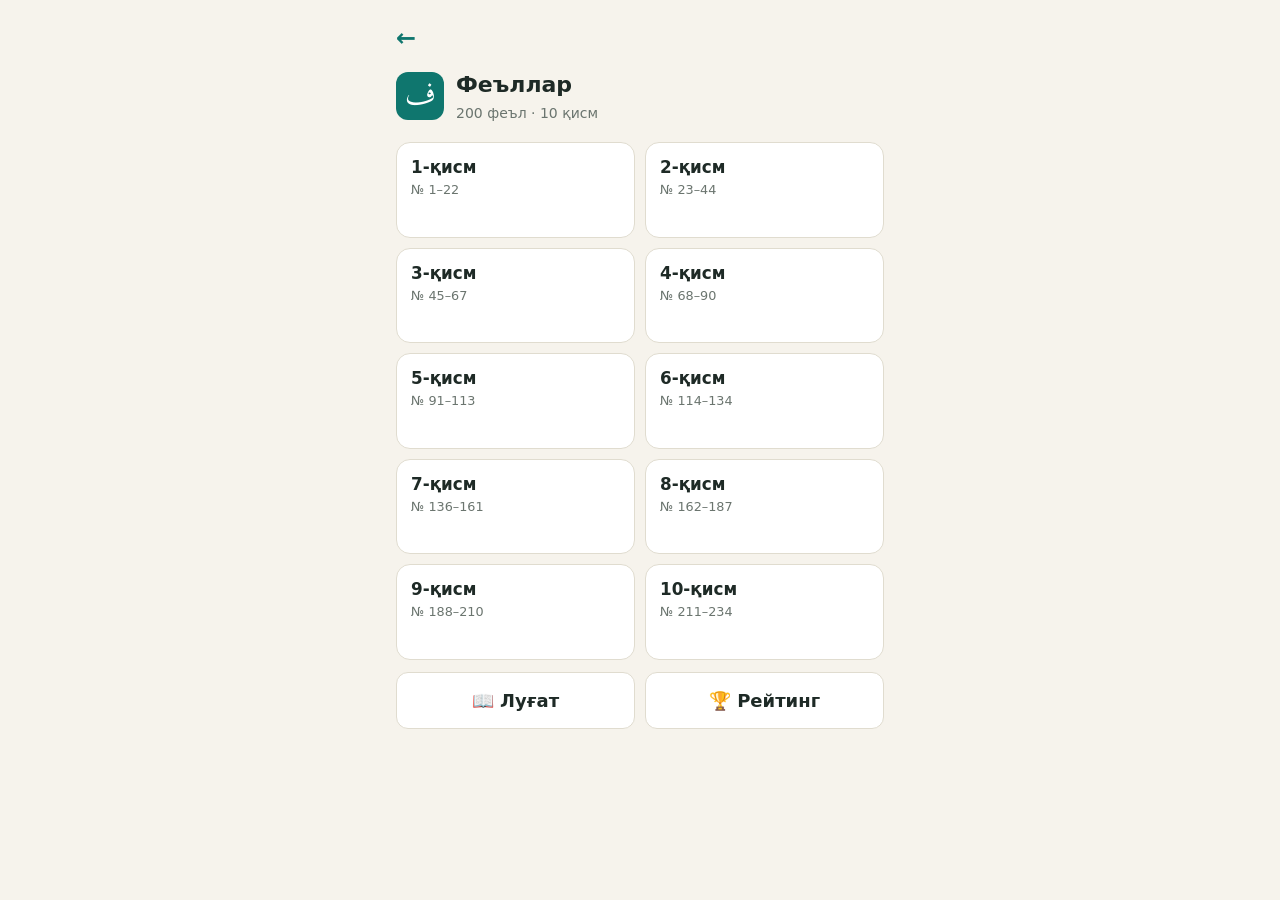
<file: feellar.html>
<!DOCTYPE html>
<html lang="uz">
<head>
<meta charset="utf-8">
<meta name="viewport" content="width=device-width, initial-scale=1, viewport-fit=cover">
<title>Феъллар</title>
<link rel="manifest" href="manifest.webmanifest">
<meta name="theme-color" content="#0f766e">
<link rel="icon" href="icon-192.png">
<link rel="apple-touch-icon" href="icon-192.png">
<script src="tg.js"></script>
<style>
@font-face{font-family:'Sch';src:url([data-uri]) format('woff');font-display:block}
:root{--bg:#f6f3ec;--cd:#fff;--tx:#1e2a26;--mu:#6b756f;--ac:#0f766e;--ai:#fff;--as:#e1f0ed;--bd:#e0dccf;--ok:#15803d;--oks:#e3f3e7;--bad:#b42318;--bads:#fbe4e1;--gold:#b7791f}
@media (prefers-color-scheme:dark){:root:not([data-theme="light"]){--bg:#10171a;--cd:#19242a;--tx:#e8efec;--mu:#93a29b;--ac:#2dd4bf;--ai:#10171a;--as:#163634;--bd:#2a3a41;--ok:#4ade80;--oks:#173325;--bad:#f87171;--bads:#3b2224;--gold:#f0b94a}}
:root[data-theme="dark"]{--bg:#10171a;--cd:#19242a;--tx:#e8efec;--mu:#93a29b;--ac:#2dd4bf;--ai:#10171a;--as:#163634;--bd:#2a3a41;--ok:#4ade80;--oks:#173325;--bad:#f87171;--bads:#3b2224;--gold:#f0b94a}
*{box-sizing:border-box}
body{margin:0;background:var(--bg);color:var(--tx);font:18px/1.5 system-ui,-apple-system,"Segoe UI",Roboto,sans-serif;-webkit-text-size-adjust:100%;padding:env(safe-area-inset-top,0) 0 env(safe-area-inset-bottom,0)}
.w{max-width:520px;margin:0 auto;padding:18px 16px 48px}
.hd{display:flex;align-items:center;gap:12px;margin:4px 0 18px}
.lg{width:48px;height:48px;flex-shrink:0;border-radius:12px;background:var(--ac);color:var(--ai);display:flex;align-items:center;justify-content:center;font-size:30px;line-height:1}
.hd h1{font-size:22px;margin:0}
.hd p{margin:2px 0 0;font-size:14px;color:var(--mu)}
h2{font-size:20px;margin:0 0 12px}
.card{background:var(--cd);border:1px solid var(--bd);border-radius:14px;padding:16px;margin:0 0 12px}
.ar{font-family:"Sch","Noto Naskh Arabic",serif;font-feature-settings:"cv62" 1;direction:rtl;unicode-bidi:isolate;line-height:2.25}
.big{font-size:3.4rem;text-align:center;margin:2px 0}
.mid{font-size:2.1rem}
.mn{font-size:1.05rem}
.c{text-align:center}
.lbl{color:var(--mu);font-size:.85rem}
.note{font-size:.9rem;color:var(--mu)}
.note a{color:var(--ac)}
.btn{display:block;width:100%;padding:14px;border-radius:12px;border:1px solid var(--bd);background:var(--cd);color:var(--tx);font:inherit;font-weight:600;cursor:pointer;text-align:center;margin:0 0 10px;-webkit-tap-highlight-color:transparent}
.btn.pri{background:var(--ac);color:var(--ai);border-color:var(--ac)}
.btn:active,.set:active,.opt:active{transform:scale(.99)}
.row2{display:flex;gap:10px}.row2 .btn{flex:1;white-space:nowrap;padding-left:8px;padding-right:8px}
.big-btn{font-size:1.15rem;padding:17px}
.back{background:none;border:none;color:var(--ac);font:inherit;font-size:1.5rem;font-weight:600;padding:2px 0;min-width:44px;text-align:left;cursor:pointer;margin:0 0 6px;text-decoration:none;display:inline-block}
.in-tg .nav{display:none}
.sets{display:grid;grid-template-columns:repeat(2,1fr);gap:10px;margin:0 0 12px}
.set{display:block;min-height:88px;padding:12px 14px;border-radius:14px;border:1px solid var(--bd);background:var(--cd);color:var(--tx);font:inherit;text-align:left;cursor:pointer;-webkit-tap-highlight-color:transparent}
.set b{display:block;font-size:1.05rem}
.set>span{display:block;min-height:1.4em}
.set .rng{font-size:.8rem;color:var(--mu)}
.set.done{border-color:var(--ok);background:var(--oks)}
.set.cur{border-color:var(--ac);box-shadow:inset 0 0 0 1px var(--ac)}
.star{color:var(--gold);letter-spacing:1px;white-space:nowrap}.st0{color:var(--bd)}
.bigstar{font-size:2.6rem;margin:6px 0}
.meta{display:flex;justify-content:space-between;align-items:center;color:var(--mu);font-size:.9rem;margin:0 0 8px;gap:8px}
.bar{height:6px;background:var(--bd);border-radius:4px;overflow:hidden;margin:0 0 14px}
.bar>i{display:block;height:100%;background:var(--ac)}
.stage{display:inline-block;background:var(--as);color:var(--ac);font-weight:700;font-size:.92rem;padding:5px 12px;border-radius:10px;margin:0 0 12px}
.opt{display:block;width:100%;text-align:right;padding:12px 16px;border-radius:14px;border:2px solid var(--bd);background:var(--cd);color:var(--tx);font:inherit;cursor:pointer;margin:0 0 12px;-webkit-tap-highlight-color:transparent}
.opt.plain{text-align:left;padding:16px}
.opt .mn{font-size:1.08rem}
.opt.ok{border-color:var(--ok);background:var(--oks)}
.opt.bad{border-color:var(--bad);background:var(--bads)}
.opt:disabled{cursor:default;color:var(--tx);opacity:1}
.fr{display:grid;grid-template-columns:repeat(3,1fr);gap:4px;font-size:2rem;line-height:1.9;text-align:center}
.fr>span{display:flex;align-items:center;justify-content:center;border-left:1px dashed var(--bd);padding:0 2px}
.fr>span:last-child{border-left:none}
.fr-head{display:grid;grid-template-columns:repeat(3,1fr);direction:rtl;color:var(--mu);font-size:.8rem;margin-bottom:-6px;text-align:center}
.opt.bad .df{box-shadow:inset 0 0 0 2px var(--bad);border-radius:8px}.opt.ok .df{box-shadow:inset 0 0 0 2px var(--ok);border-radius:8px}
.fb{padding:12px 14px;border-radius:12px;margin:0 0 12px;font-weight:600}
.fb.ok{background:var(--oks);color:var(--ok)}.fb.bad{background:var(--bads);color:var(--bad)}
details summary{cursor:pointer;font-weight:600;margin:0 0 8px}
.mist{border-top:1px solid var(--bd);padding:10px 0}
table{width:100%;border-collapse:collapse}
td,th{padding:10px 6px;border-bottom:1px solid var(--bd);text-align:left;vertical-align:top}
th{color:var(--mu);font-weight:600;font-size:.85rem}
tr.me td{background:var(--as)}
.parts{font-size:.8rem;color:var(--mu);margin-top:2px;line-height:1.4}
input[type=search]{width:100%;padding:13px 14px;border-radius:12px;border:1px solid var(--bd);background:var(--cd);color:var(--tx);font:inherit;margin:0 0 12px;-webkit-appearance:none;appearance:none}
input[type=search]:focus{outline:2px solid var(--ac);outline-offset:-1px}
.lx{background:var(--cd);border:1px solid var(--bd);border-radius:14px;padding:8px 14px 12px;margin:0 0 10px;content-visibility:auto;contain-intrinsic-size:auto 150px}
.lx-h{display:flex;justify-content:space-between;align-items:center;gap:8px}
.lx-n{color:var(--mu);font-size:.8rem;white-space:nowrap}
.lx-m{font-size:2rem;line-height:1.9}
.lx .fr{font-size:1.55rem;line-height:1.8;margin:0 0 4px}
.lx .mn{font-size:1rem}
.lx-p{color:var(--mu);font-size:.85rem;font-weight:600;margin:16px 2px 8px}
.lx-p:first-child{margin-top:4px}
</style>
</head>
<body>
<div class="w" id="app"></div>
<script>
const API = 'https://script.google.com/macros/s/AKfycbxLWc5R2a1OA9vHePdAZsp-7hzkx2jqBucR65cGv3TZST0L7jlceLbWD64-YfkrP84A/exec';
const BOT_LINK = 'https://t.me/Arabtilihivar_bot/darslar';
const ITEMS = [
{"n":[1],"m":"قَالَ","mu":"يَقُولُ","am":"قُلْ","ms":"قَوْلٌ","me":["деди, айтди"],"v":{"am":"قَلْ"}},
{"n":[2],"m":"شَاءَ","mu":"يَشَاءُ","am":"شَأْ","ms":"مَشِيئَةٌ","me":["хоҳлади"],"v":{"am":"شُأْ","ms":"مُشِيئَةٌ"}},
{"n":[3,4,8],"m":"صَلَّى","mu":"يُصَلِّي","am":"صَلِّ","ms":"صَلَاةٌ","me":["1. шарафли қилди","2. саловат айтди, шарафлади","3. намоз ўқиди"],"v":{"mu":"يَصَلِّي","am":"صُلِّ","ms":"صُلَاةٌ"}},
{"n":[5],"m":"سَلَّمَ","mu":"يُسَلِّمُ","am":"سَلِّمْ","ms":"تَسْلِيمٌ","me":["саломат (омон) қилди"],"v":{"mu":"يَسَلِّمُ","am":"سُلِّمْ","ms":"تُسْلِيمٌ"}},
{"n":[6],"m":"تَوَضَّأَ","mu":"يَتَوَضَّأُ","am":"تَوَضَّأْ","ms":"تَوَضُّؤٌ، وُضُوءٌ","me":["таҳорат қилди"],"v":{"mu":"يَتَوَضِّأُ","am":"تُوَضَّأْ","ms":"تَوُضُّؤٌ، وُضُوءٌ"}},
{"n":[7,57],"m":"قَرَأَ","mu":"يَقْرَأُ","am":"اِقْرَأْ","ms":"قِرَاءَةٌ","me":["ўқиди","китоб ўқиди, мутолаа қилди"],"v":{"mu":"يَقْرِأُ","am":"اُقْرَأْ","ms":"قَرَاءَةٌ"}},
{"n":[9],"m":"سَكَنَ","mu":"يَسْكُنُ","am":"اُسْكُنْ","ms":"سَكَنٌ، سُكْنَى","me":["яшади, истиқомат қилди"],"v":{"mu":"يَسْكِنُ","am":"اِسْكُنْ","ms":"سُكَنٌ، سُكْنَى"}},
{"n":[10],"m":"شَاهَدَ","mu":"يُشَاهِدُ","am":"شَاهِدْ","ms":"مُشَاهَدَةٌ","me":["кўрди"],"v":{"mu":"يَشَاهِدُ","am":"شَاهَدْ","ms":"مِشَاهَدَةٌ"}},
{"n":[11],"m":"أَرَادَ","mu":"يُرِيدُ","am":"أَرِدْ","ms":"إِرَادَةٌ","me":["истади, ирода қилди"],"v":{"mu":"يَرِيدُ","am":"اِرِدْ","ms":"أَرَادَةٌ"}},
{"n":[12],"m":"تَفَضَّلَ","mu":"يَتَفَضَّلُ","am":"تَفَضَّلْ","ms":"تَفَضُّلٌ","me":["марҳамат қилди"],"v":{"mu":"يَتَفَضِّلُ","am":"تُفَضَّلْ","ms":"تُفَضُّلٌ"}},
{"n":[13],"m":"اِسْتَيْقَظَ","mu":"يَسْتَيْقِظُ","am":"اِسْتَيْقِظْ","ms":"اِسْتِيقَاظٌ","me":["уйғонди"],"v":{"mu":"يَسْتَيْقُظُ","am":"اُسْتَيْقِظْ","ms":"اِسْتَيقَاظٌ"}},
{"n":[14],"m":"نَامَ","mu":"يَنَامُ","am":"نَمْ","ms":"نَوْمٌ","me":["ухлади"],"v":{"am":"نُمْ"}},
{"n":[15],"m":"فَعَلَ","mu":"يَفْعَلُ","am":"اِفْعَلْ","ms":"فَعْلٌ","me":["қилди; иш қилди"],"v":{"mu":"يَفْعِلُ","am":"اُفْعَلْ","ms":"فُعْلٌ"}},
{"n":[16],"m":"ذَهَبَ","mu":"يَذْهَبُ","am":"اِذْهَبْ","ms":"ذَهَابٌ","me":["1. кетди; борди"],"v":{"mu":"يَذْهِبُ","am":"اُذْهَبْ","ms":"ذُهَابٌ"}},
{"n":[17],"m":"كَنَسَ","mu":"يَكْنُسُ","am":"اُكْنُسْ","ms":"كَنْسٌ","me":["супурди"],"v":{"mu":"يَكْنَسُ","am":"اِكْنُسْ"}},
{"n":[18],"m":"غَسَلَ","mu":"يَغْسِلُ","am":"اِغْسِلْ","ms":"غَسْلٌ","me":["ювди"],"v":{"mu":"يَغْسُلُ","am":"اُغْسِلْ"}},
{"n":[19],"m":"كَوَى","mu":"يَكْوِي","am":"اِكْوِ","ms":"كَيٌّ","me":["дазмоллади, дазмол қилди"],"v":{"am":"اُكْوِ","ms":"كُيٌّ"}},
{"n":[20],"m":"أَكَلَ","mu":"يَأْكُلُ","am":"كُلْ","ms":"أَكْلٌ","me":["еди; таомланди"],"v":{"mu":"يَأْكِلُ","am":"كَلْ"}},
{"n":[21],"m":"أَجَابَ","mu":"يُجِيبُ","am":"أَجِبْ","ms":"إِجَابَةٌ","me":["عَنْ.. — ..га жавоб берди"],"v":{"mu":"يَجِيبُ","am":"اِجِبْ","ms":"أَجَابَةٌ"}},
{"n":[22,72,99,194,228],"m":"طَلَبَ","mu":"يَطْلُبُ","am":"اُطْلُبْ","ms":"طَلَبٌ","me":["истади","сўради","2. талаб қилди","3. (илм) ўрганди"],"v":{"mu":"يَطْلِبُ","am":"اِطْلُبْ","ms":"طُلَبٌ"}},
{"n":[23],"m":"فَضَّلَ","mu":"يُفَضِّلُ","am":"فَضِّلْ","ms":"تَفْضِيلٌ","me":["маъқул кўрди; афзал билди"],"v":{"mu":"يَفَضِّلُ","am":"فُضِّلْ","ms":"تُفْضِيلٌ"}},
{"n":[24],"m":"شَرِبَ","mu":"يَشْرَبُ","am":"اِشْرَبْ","ms":"شُرْبٌ","me":["ичди"],"v":{"mu":"يَشْرِبُ","am":"اُشْرَبْ"}},
{"n":[25],"m":"دَارَ","mu":"يَدُورُ","am":"دُرْ","ms":"دَوْرٌ","me":["1. юз берди, содир бўлди"],"v":{"am":"دَرْ"}},
{"n":[26],"m":"سَمِعَ","mu":"يَسْمَعُ","am":"اِسْمَعْ","ms":"سَمَاعٌ","me":["эшитди"],"v":{"mu":"يَسْمِعُ","am":"اُسْمَعْ","ms":"سُمَاعٌ"}},
{"n":[27],"m":"اِسْتَطَاعَ","mu":"يَسْتَطِيعُ","am":"اِسْتَطِعْ","ms":"اِسْتِطَاعَةٌ","me":["қурби (кучи) етди"],"v":{"mu":"يَسْتِطِيعُ","am":"اُسْتَطِعْ","ms":"اِسْتَطَاعَةٌ"}},
{"n":[28,40,150],"m":"عَمِلَ","mu":"يَعْمَلُ","am":"اِعْمَلْ","ms":"عَمَلٌ","me":["1. ишлади","2. қилди, иш қилди","қилди, барпо қилди"],"v":{"mu":"يَعْمِلُ","am":"اُعْمَلْ","ms":"عُمَلٌ"}},
{"n":[29],"m":"وَضَعَ","mu":"يَضَعُ","am":"ضَعْ","ms":"وَضْعٌ","me":["қўйди"],"v":{"mu":"يَضِعُ","am":"ضُعْ","ms":"وُضْعٌ"}},
{"n":[30],"m":"جَزَى","mu":"يَجْزِي","am":"اِجْزِ","ms":"جَزَاءٌ","me":["мукофотлади"],"v":{"am":"اُجْزِ","ms":"جُزَاءٌ"}},
{"n":[31,58],"m":"سَافَرَ","mu":"يُسَافِرُ","am":"سَافِرْ","ms":"مُسَافَرَةٌ، سَفَرٌ","me":["(шаҳардан ташқарига ё бошқа шаҳарга) кетди","1. сафар қилди 2. (бирор шаҳарга) кетди"],"v":{"mu":"يَسَافِرُ","am":"سَافَرْ","ms":"مِسَافَرَةٌ، سَفَرٌ"}},
{"n":[32,219],"m":"رَكِبَ","mu":"يَرْكَبُ","am":"اِرْكَبْ","ms":"رُكُوبٌ","me":["минди, (мошинага) ўтирди","(عَلَى ...) — 1. ...га минди, ..га миниб юрди"],"v":{"mu":"يَرْكِبُ","am":"اُرْكَبْ","ms":"رِكُوبٌ"}},
{"n":[33],"m":"اِنْتَظَرَ","mu":"يَنْتَظِرُ","am":"اِنْتَظِرْ","ms":"اِنْتِظَارٌ","me":["1. кутди, кутиб турди"],"v":{"mu":"يَنْتَظُرُ","am":"اُنْتَظِرْ","ms":"اِنْتَظَارٌ"}},
{"n":[34],"m":"كَتَبَ","mu":"يَكْتُبُ","am":"اُكْتُبْ","ms":"كِتَابَةٌ","me":["1. ёзди"],"v":{"mu":"يَكْتِبُ","am":"اِكْتُبْ","ms":"كَتَابَةٌ"}},
{"n":[35,38,140],"m":"دَرَسَ","mu":"يَدْرُسُ","am":"اُدْرُسْ","ms":"دِرَاسَةٌ","me":["1. ўрганди","2. таълим олди, ўқиди","дарс қилди; ўрганди"],"v":{"mu":"يَدْرَسُ","am":"اِدْرُسْ","ms":"دَرَاسَةٌ"}},
{"n":[36,165],"m":"بَدَأَ","mu":"يَبْدَأُ","am":"اِبْدَأْ","ms":"بَدْءٌ، بَدَاءَةٌ","me":["бошлади; бошланди"],"v":{"mu":"يَبْدِأُ","am":"اُبْدَأْ"}},
{"n":[37,85],"m":"اِنْتَهَى","mu":"يَنْتَهِي","am":"اِنْتَهِ","ms":"اِنْتِهَاءٌ","me":["тугади"],"v":{"mu":"يَنْتِهِي","am":"اُنْتَهِ","ms":"اِنْتَهَاءٌ"}},
{"n":[39],"m":"كَانَ","mu":"يَكُونُ","am":"كُنْ","ms":"كَوْنٌ","me":["1. бўлди"],"v":{"am":"كَنْ"}},
{"n":[41,170],"m":"أَحَبَّ","mu":"يُحِبُّ","am":"أَحْبِبْ، أَحِبَّ","ms":"إِحْبَابٌ، حُبٌّ","me":["севди, яхши кўрди","истади"],"v":{"am":"اِحْبِبْ، أَحِبَّ"}},
{"n":[42,225],"m":"دَرَّسَ","mu":"يُدَرِّسُ","am":"دَرِّسْ","ms":"تَدْرِيسٌ","me":["дарс берди","1. ..га ..дан дарс берди 2. ..га ..ни ўргатди"],"v":{"mu":"يَدَرِّسُ","am":"دُرِّسْ","ms":"تُدْرِيسٌ"}},
{"n":[43],"m":"سَمَحَ","mu":"يَسْمَحُ","am":"اِسْمَحْ","ms":"سَمْحٌ، سَمَاحٌ","me":["لِـ.. — ...га рухсат берди"],"v":{"mu":"يَسْمِحُ","am":"اُسْمَحْ"}},
{"n":[44],"m":"أَمْطَرَ","mu":"يُمْطِرُ","am":"أَمْطِرْ","ms":"إِمْطَارٌ","me":["ёмғир ёғдирди"],"v":{"am":"اِمْطِرْ"}},
{"n":[45,55,100],"m":"تَرَكَ","mu":"يَتْرُكُ","am":"اُتْرُكْ","ms":"تَرْكٌ","me":["қолдирди, қолдириб келди","2. тарк этди","2. тарк қилди"],"v":{"mu":"يَتْرِكُ","am":"اِتْرُكْ"}},
{"n":[46],"m":"بَقِيَ","mu":"يَبْقَى","am":"اِبْقَ","ms":"بَقَاءٌ","me":["қолди"],"v":{"am":"اُبْقَ","ms":"بُقَاءٌ"}},
{"n":[47,180],"m":"تَكَلَّمَ","mu":"يَتَكَلَّمُ","am":"تَكَلَّمْ","ms":"تَكَلُّمٌ","me":["гапирди","مَعَ.. — ...билан гаплашди"],"v":{"mu":"يَتَكَلِّمُ","am":"تُكَلَّمْ","ms":"تُكَلُّمٌ"}},
{"n":[48],"m":"قَضَى","mu":"يَقْضِي","am":"اِقْضِ","ms":"قَضَاءٌ","me":["(вақтни) ўтказди"],"v":{"am":"اُقْضِ","ms":"قُضَاءٌ"}},
{"n":[49],"m":"أَحْضَرَ","mu":"يُحْضِرُ","am":"أَحْضِرْ","ms":"إِحْضَارٌ","me":["келтирди, олиб келди"],"v":{"am":"اِحْضِرْ","ms":"أَحْضَارٌ"}},
{"n":[50],"m":"حَضَرَ","mu":"يَحْضُرُ","am":"اُحْضُرْ","ms":"حُضُورٌ","me":["келди"],"v":{"am":"اِحْضُرْ","ms":"حِضُورٌ"}},
{"n":[51],"m":"اِنْتَقَلَ","mu":"يَنْتَقِلُ","am":"اِنْتَقِلْ","ms":"اِنْتِقَالٌ","me":["кўчиб ўтди"],"v":{"mu":"يَنْتَقُلُ","am":"اُنْتَقِلْ","ms":"اِنْتَقَالٌ"}},
{"n":[52],"m":"اِسْتَغْرَقَ","mu":"يَسْتَغْرِقُ","am":"اِسْتَغْرِقْ","ms":"اِسْتِغْرَاقٌ","me":["вақт олди"],"v":{"mu":"يَسْتَغْرُقُ","am":"اُسْتَغْرِقْ","ms":"اِسْتَغْرَاقٌ"}},
{"n":[53],"m":"تَزَوَّجَ","mu":"يَتَزَوَّجُ","am":"تَزَوَّجْ","ms":"تَزَوُّجٌ","me":["بِـ.. — ..га уйланди, турмушга чиқди"],"v":{"mu":"يَتَزَوِّجُ","am":"تُزَوَّجْ","ms":"تُزَوُّجٌ"}},
{"n":[54,107],"m":"زَارَ","mu":"يَزُورُ","am":"زُرْ","ms":"زِيَارَةٌ","me":["ташриф буюрди, бориб турди","2. зиёрат қилди, савоб умидида борди"],"v":{"am":"زَرْ","ms":"زَيَارَةٌ"}},
{"n":[56],"m":"لَيْسَ","mu":"","am":"","ms":"","me":["у(мз) эмас (ноқис феъл)"],"v":{}},
{"n":[59],"m":"رَاسَلَ","mu":"يُرَاسِلُ","am":"رَاسِلْ","ms":"مُرَاسَلَةٌ","me":["хат ёзишди"],"v":{"mu":"يَرَاسِلُ","am":"رَاسَلْ","ms":"مِرَاسَلَةٌ"}},
{"n":[60,86],"m":"جَمَعَ","mu":"يَجْمَعُ","am":"اِجْمَعْ","ms":"جَمْعٌ","me":["жамлади, тўплади"],"v":{"mu":"يَجْمِعُ","am":"اُجْمَعْ"}},
{"n":[61],"m":"اِخْتَارَ","mu":"يَخْتَارُ","am":"اِخْتَرْ","ms":"اِخْتِيَارٌ","me":["танлади, ихтиёр қилди"],"v":{"am":"اُخْتَرْ","ms":"اِخْتَيَارٌ"}},
{"n":[62],"m":"طَبَخَ","mu":"يَطْبُخُ","am":"اُطْبُخْ","ms":"طَبْخٌ","me":["1. пиширди 2. овқат пиширди"],"v":{"mu":"يَطْبِخُ","am":"اِطْبُخْ","ms":"طُبْخٌ"}},
{"n":[63],"m":"خَاطَ","mu":"يَخِيطُ","am":"خِطْ","ms":"خِيَاطَةٌ","me":["тикди"],"v":{"am":"خَطْ","ms":"خَيَاطَةٌ"}},
{"n":[64],"m":"حَدَثَ","mu":"يَحْدُثُ","am":"اُحْدُثْ","ms":"حُدُوثٌ","me":["содир бўлди"],"v":{"mu":"يَحْدِثُ","am":"اِحْدُثْ","ms":"حِدُوثٌ"}},
{"n":[65],"m":"خَرَجَ","mu":"يَخْرُجُ","am":"اُخْرُجْ","ms":"خُرُوجٌ","me":["чиқди"],"v":{"mu":"يَخْرِجُ","am":"اِخْرُجْ","ms":"خِرُوجٌ"}},
{"n":[66],"m":"دَخَلَ","mu":"يَدْخُلُ","am":"اُدْخُلْ","ms":"دُخُولٌ","me":["кирди"],"v":{"mu":"يَدْخِلُ","am":"اِدْخُلْ","ms":"دِخُولٌ"}},
{"n":[67],"m":"غَادَرَ","mu":"يُغَادِرُ","am":"غَادِرْ","ms":"مُغَادَرَةٌ","me":["1. жўнаб кетди, тарк этди"],"v":{"mu":"يَغَادِرُ","am":"غَادَرْ","ms":"مِغَادَرَةٌ"}},
{"n":[68],"m":"قَدِمَ","mu":"يَقْدَمُ","am":"اِقْدَمْ","ms":"قُدُومٌ","me":["келди"],"v":{"mu":"يَقْدِمُ","am":"اُقْدَمْ","ms":"قِدُومٌ"}},
{"n":[69,143],"m":"أَقَامَ","mu":"يُقِيمُ","am":"أَقِمْ","ms":"إِقَامَةٌ","me":["истиқомат қилди, турди","ўрнатди"],"v":{"mu":"يَقِيمُ","am":"اِقِمْ","ms":"أَقَامَةٌ"}},
{"n":[70],"m":"فَقَدَ","mu":"يَفْقِدُ","am":"اِفْقِدْ","ms":"فَقْدٌ","me":["йўқотди, йўқотиб қўйди"],"v":{"mu":"يَفْقُدُ","am":"اُفْقِدْ","ms":"فُقْدٌ"}},
{"n":[71],"m":"فَتَحَ","mu":"يَفْتَحُ","am":"اِفْتَحْ","ms":"فَتْحٌ","me":["очди"],"v":{"mu":"يَفْتِحُ","am":"اُفْتَحْ","ms":"فُتْحٌ"}},
{"n":[73],"m":"اِعْتَمَرَ","mu":"يَعْتَمِرُ","am":"اِعْتَمِرْ","ms":"اِعْتِمَارٌ، عُمْرَةٌ","me":["умра қилди"],"v":{"mu":"يَعْتَمُرُ","am":"اُعْتَمِرْ","ms":"اِعْتَمَارٌ، عُمْرَةٌ"}},
{"n":[74],"m":"صَامَ","mu":"يَصُومُ","am":"صُمْ","ms":"صَوْمٌ، صِيَامٌ","me":["рўза тутди"],"v":{"am":"صَمْ"}},
{"n":[75],"m":"طَافَ","mu":"يَطُوفُ","am":"طُفْ","ms":"طَوَافٌ","me":["тавоф қилди, атрофини айланди"],"v":{"am":"طَفْ"}},
{"n":[76],"m":"شَعَرَ","mu":"يَشْعُرُ","am":"اُشْعُرْ","ms":"شُعُورٌ","me":["بِـ.. — ..ни сезди, ҳис қилди"],"v":{"mu":"يَشْعِرُ","am":"اِشْعُرْ","ms":"شِعُورٌ"}},
{"n":[77,120,155],"m":"وَصَلَ","mu":"يَصِلُ","am":"صِلْ","ms":"وُصُولٌ","me":["етиб борди","етди","مِنْ... — ..дан келди, етиб келди"],"v":{"mu":"يَصُلُ","am":"صَلْ","ms":"وِصُولٌ"}},
{"n":[78],"m":"خَلَعَ","mu":"يَخْلَعُ","am":"اِخْلَعْ","ms":"خُلُوعٌ","me":["ечди"],"v":{"mu":"يَخْلِعُ","am":"اُخْلَعْ","ms":"خِلُوعٌ"}},
{"n":[79],"m":"لَبِسَ","mu":"يَلْبَسُ","am":"اِلْبَسْ","ms":"لُبْسٌ","me":["кийди"],"v":{"mu":"يَلْبُسُ","am":"اُلْبَسْ"}},
{"n":[80],"m":"لَبَّى","mu":"يُلَبِّي","am":"لَبِّ","ms":"تَلْبِيَةٌ","me":["Талбия (лаббайка Аллоҳумма лаббайк)ни айтди"],"v":{"mu":"يَلَبِّي","am":"لُبِّ","ms":"تُلْبِيَةٌ"}},
{"n":[81],"m":"سَعَى","mu":"يَسْعَى","am":"اِسْعَ","ms":"سَعْيٌ","me":["(Сафо билан Марва ўртасида) саъй қилди (ўзига хос тарзда югурди)"],"v":{"am":"اُسْعَ","ms":"سُعْيٌ"}},
{"n":[82],"m":"حَلَقَ","mu":"يَحْلِقُ","am":"اِحْلِقْ","ms":"حَلْقٌ","me":["(тукни) қирди"],"v":{"mu":"يَحْلُقُ","am":"اُحْلِقْ","ms":"حُلْقٌ"}},
{"n":[83],"m":"وَرَدَ","mu":"يَرِدُ","am":"رِدْ","ms":"وُرُودٌ","me":["келди"],"v":{"am":"رَدْ","ms":"وِرُودٌ"}},
{"n":[84],"m":"رَتَّبَ","mu":"يُرَتِّبُ","am":"رَتِّبْ","ms":"تَرْتِيبٌ","me":["тартиблади, тартибга солди"],"v":{"mu":"يَرَتِّبُ","am":"رُتِّبْ","ms":"تُرْتِيبٌ"}},
{"n":[87],"m":"قَصَرَ","mu":"يَقْصِرُ","am":"اِقْصِرْ","ms":"قَصْرٌ","me":["қисқартирди"],"v":{"am":"اُقْصِرْ"}},
{"n":[88],"m":"رَمَى","mu":"يَرْمِي","am":"اِرْمِ","ms":"رَمْيٌ","me":["отди"],"v":{"am":"اُرْمِ","ms":"رُمْيٌ"}},
{"n":[89],"m":"ذَبَحَ","mu":"يَذْبَحُ","am":"اِذْبَحْ","ms":"ذَبْحٌ","me":["сўйди"],"v":{"mu":"يَذْبِحُ","am":"اُذْبَحْ","ms":"ذُبْحٌ"}},
{"n":[90],"m":"تَغَيَّبَ","mu":"يَتَغَيَّبُ","am":"تَغَيَّبْ","ms":"تَغَيُّبٌ","me":["келмади"],"v":{"mu":"يَتَغَيِّبُ","am":"تُغَيَّبْ","ms":"تُغَيُّبٌ"}},
{"n":[91],"m":"أَصَابَ","mu":"يُصِيبُ","am":"أَصِبْ","ms":"إِصَابَةٌ","me":["1. етди 2. дучор бўлди"],"v":{"mu":"يَصِيبُ","am":"اِصِبْ","ms":"أَصَابَةٌ"}},
{"n":[92],"m":"اِرْتَفَعَ","mu":"يَرْتَفِعُ","am":"اِرْتَفِعْ","ms":"اِرْتِفَاعٌ","me":["кўтарилди"],"v":{"mu":"يَرْتَفُعُ","am":"اُرْتَفِعْ","ms":"اِرْتَفَاعٌ"}},
{"n":[93,175],"m":"قَابَلَ","mu":"يُقَابِلُ","am":"قَابِلْ","ms":"مُقَابَلَةٌ","me":["...га учради, ... билан учрашди","...га дуч келди"],"v":{"mu":"يَقَابِلُ","am":"قَابَلْ","ms":"مِقَابَلَةٌ"}},
{"n":[94],"m":"تَنَاوَلَ","mu":"يَتَنَاوَلُ","am":"تَنَاوَلْ","ms":"تَنَاوُلٌ","me":["тановул қилди (еди, ичди)"],"v":{"mu":"يَتَنَاوِلُ","am":"تُنَاوَلْ","ms":"تُنَاوُلٌ"}},
{"n":[95],"m":"نَصَحَ","mu":"يَنْصَحُ","am":"اِنْصَحْ","ms":"نَصْحٌ","me":["بِـ.. — ...га ...ни маслаҳат берди"],"v":{"mu":"يَنْصِحُ","am":"اُنْصَحْ"}},
{"n":[96],"m":"أَعْطَى","mu":"يُعْطِي","am":"أَعْطِ","ms":"إِعْطَاءٌ","me":["...га ...ни берди"],"v":{"mu":"يَعْطِي","am":"اِعْطِ","ms":"أَعْطَاءٌ"}},
{"n":[97],"m":"فَحَصَ","mu":"يَفْحَصُ","am":"اِفْحَصْ","ms":"فَحْصٌ","me":["текширди"],"v":{"mu":"يَفْحِصُ","am":"اُفْحَصْ","ms":"فُحْصٌ"}},
{"n":[98],"m":"قَاسَ","mu":"يَقِيسُ","am":"قِسْ","ms":"قِيَاسٌ","me":["ўлчади"],"v":{"am":"قَسْ","ms":"قَيَاسٌ"}},
{"n":[101],"m":"مَارَسَ","mu":"يُمَارِسُ","am":"مَارِسْ","ms":"مُمَارَسَةٌ","me":["шуғулланди"],"v":{"mu":"يَمَارِسُ","am":"مَارَسْ","ms":"مِمَارَسَةٌ"}},
{"n":[102],"m":"شَفَى","mu":"يَشْفِي","am":"اِشْفِ","ms":"شِفَاءٌ","me":["даволади, тузатди, шифо берди"],"v":{"am":"اُشْفِ","ms":"شَفَاءٌ"}},
{"n":[103],"m":"اِقْتَرَبَ","mu":"يَقْتَرِبُ","am":"اِقْتَرِبْ","ms":"اِقْتِرَابٌ","me":["яқинлашди"],"v":{"mu":"يَقْتَرُبُ","am":"اُقْتَرِبْ","ms":"اِقْتَرَابٌ"}},
{"n":[104,149],"m":"رَأَى","mu":"يَرَى","am":"رَ، رَهْ","ms":"رُؤْيَةٌ","me":["кўрди","маъқул кўрди"],"v":{"am":"رُ، رَهْ","ms":"رِؤْيَةٌ"}},
{"n":[105],"m":"رَجَعَ","mu":"يَرْجِعُ","am":"اِرْجِعْ","ms":"رُجُوعٌ","me":["қайтди"],"v":{"mu":"يَرْجُعُ","am":"اُرْجِعْ","ms":"رِجُوعٌ"}},
{"n":[106],"m":"حَجَّ","mu":"يَحُجُّ","am":"حُجَّ","ms":"حَجٌّ","me":["ҳаж қилди"],"v":{"mu":"يَحِجُّ","ms":"حُجٌّ"}},
{"n":[108],"m":"سَاعَدَ","mu":"يُسَاعِدُ","am":"سَاعِدْ","ms":"مُسَاعَدَةٌ","me":["ёрдам берди"],"v":{"mu":"يَسَاعِدُ","am":"سَاعَدْ","ms":"مِسَاعَدَةٌ"}},
{"n":[109],"m":"عَالَجَ","mu":"يُعَالِجُ","am":"عَالِجْ","ms":"مُعَالَجَةٌ، عِلَاجٌ","me":["даволади, тузатди"],"v":{"mu":"يَعَالِجُ","am":"عَالَجْ","ms":"مِعَالَجَةٌ، عِلَاجٌ"}},
{"n":[110],"m":"اِشْتَكَى","mu":"يَشْتَكِي","am":"اِشْتَكِ","ms":"اِشْتِكَاءٌ","me":["шикоят қилди"],"v":{"mu":"يَشْتِكِي","am":"اُشْتَكِ","ms":"اِشْتَكَاءٌ"}},
{"n":[111],"m":"سَقَى","mu":"يَسْقِي","am":"اِسْقِ","ms":"سَقْيٌ","me":["ичирди"],"v":{"am":"اُسْقِ","ms":"سُقْيٌ"}},
{"n":[112],"m":"أَمَرَ","mu":"يَأْمُرُ","am":"اُؤْمُرْ، مُرْ","ms":"أَمْرٌ","me":["буюрди, амр қилди"],"v":{"mu":"يَأْمِرُ","am":"اِؤْمُرْ، مُرْ","ms":"أُمْرٌ"}},
{"n":[113,135],"m":"وَجَدَ","mu":"يَجِدُ","am":"جِدْ","ms":"وِجْدَانٌ","me":["топди","кўрди"],"v":{"am":"جَدْ","ms":"وَجْدَانٌ"}},
{"n":[114],"m":"بَاعَ","mu":"يَبِيعُ","am":"بِعْ","ms":"بَيْعٌ","me":["сотди"],"v":{"am":"بَعْ","ms":"بُيْعٌ"}},
{"n":[115],"m":"اِشْتَرَى","mu":"يَشْتَرِي","am":"اِشْتَرِ","ms":"اِشْتِرَاءٌ","me":["сотиб олди"],"v":{"mu":"يَشْتِرِي","am":"اُشْتَرِ","ms":"اِشْتَرَاءٌ"}},
{"n":[116],"m":"فَكَّرَ","mu":"يُفَكِّرُ","am":"فَكِّرْ","ms":"تَفْكِيرٌ","me":["ўйлади, фикр юритди"],"v":{"mu":"يَفَكِّرُ","am":"فُكِّرْ","ms":"تُفْكِيرٌ"}},
{"n":[117],"m":"تَشَابَهَ","mu":"يَتَشَابَهُ","am":"تَشَابَهْ","ms":"تَشَابُهٌ","me":["бир-бирига (ўзаро) ўхшади"],"v":{"mu":"يَتَشَابِهُ","am":"تُشَابَهْ","ms":"تُشَابُهٌ"}},
{"n":[118,158],"m":"اِخْتَلَفَ","mu":"يَخْتَلِفُ","am":"اِخْتَلِفْ","ms":"اِخْتِلَافٌ","me":["бир-биридан фарқ қилди","ҳар хил (турлича) бўлди"],"v":{"mu":"يَخْتَلُفُ","am":"اُخْتَلِفْ","ms":"اِخْتَلَافٌ"}},
{"n":[119],"m":"زَادَ","mu":"يَزِيدُ","am":"زِدْ","ms":"زِيَادَةٌ","me":["зиёда қилди; зиёда бўлди"],"v":{"am":"زَدْ","ms":"زَيَادَةٌ"}},
{"n":[121],"m":"وَجَبَ","mu":"يَجِبُ","am":"جِبْ","ms":"وُجُوبٌ","me":["шарт (керак) бўлди"],"v":{"am":"جَبْ","ms":"وِجُوبٌ"}},
{"n":[122],"m":"حَاوَلَ","mu":"يُحَاوِلُ","am":"حَاوِلْ","ms":"مُحَاوَلَةٌ","me":["тиришди, ҳаракат қилди, уринди"],"v":{"mu":"يَحَاوِلُ","am":"حَاوَلْ","ms":"مِحَاوَلَةٌ"}},
{"n":[123],"m":"نَجَحَ","mu":"يَنْجَحُ","am":"اِنْجَحْ","ms":"نَجَاحٌ","me":["муваффақиятга эришди; (имтиҳондан) ўтди"],"v":{"mu":"يَنْجِحُ","am":"اُنْجَحْ","ms":"نُجَاحٌ"}},
{"n":[124],"m":"أَخَذَ","mu":"يَأْخُذُ","am":"خُذْ","ms":"أَخْذٌ","me":["олди"],"v":{"mu":"يَأْخِذُ","am":"خَذْ","ms":"أُخْذٌ"}},
{"n":[125],"m":"أَخَذَ ...","mu":"","am":"","ms":"","me":["...а бошлади (афъолуш шуруъ – бошлаш феъллари)"],"v":{}},
{"n":[126],"m":"ظَلَّ ...","mu":"","am":"","ms":"","me":["...ча қолди, ...ликда давом этди"],"v":{}},
{"n":[127],"m":"نَقَصَ","mu":"يَنْقُصُ","am":"اُنْقُصْ","ms":"نَقْصٌ، نُقْصَانٌ","me":["камайди"],"v":{"mu":"يَنْقِصُ","am":"اِنْقُصْ","ms":"نُقْصٌ، نُقْصَانٌ"}},
{"n":[128],"m":"جَرَى","mu":"يَجْرِي","am":"اِجْرِ","ms":"جَرْيٌ","me":["югурди"],"v":{"am":"اُجْرِ","ms":"جُرْيٌ"}},
{"n":[129],"m":"اِتَّبَعَ","mu":"يَتَّبِعُ","am":"اِتَّبِعْ","ms":"اِتِّبَاعٌ","me":["риоя қилди"],"v":{"mu":"يَتَّبُعُ","am":"اُتَّبِعْ","ms":"اِتَّبَاعٌ"}},
{"n":[130],"m":"اِعْتَقَدَ","mu":"يَعْتَقِدُ","am":"اِعْتَقِدْ","ms":"اِعْتِقَادٌ","me":["1. амин бўлди, қаттиқ ишонди 2. ўйлади"],"v":{"mu":"يَعْتَقُدُ","am":"اُعْتَقِدْ","ms":"اِعْتَقَادٌ"}},
{"n":[131],"m":"كَفَى","mu":"يَكْفِي","am":"اِكْفِ","ms":"كِفَايَةٌ","me":["кифоя қилди, етарли бўлди"],"v":{"am":"اُكْفِ","ms":"كَفَايَةٌ"}},
{"n":[132],"m":"أَحْسَنَ","mu":"يُحْسِنُ","am":"أَحْسِنْ","ms":"إِحْسَانٌ","me":["яхшилик қилди"],"v":{"mu":"يَحْسِنُ","am":"اِحْسِنْ","ms":"أَحْسَانٌ"}},
{"n":[133],"m":"أُغْمِيَ عَلَيْهِ","mu":"","am":"","ms":"","me":["у(мз) ҳушидан кетиб қолди"],"v":{}},
{"n":[134],"m":"أَفَاقَ","mu":"يُفِيقُ","am":"أَفِقْ","ms":"إِفَاقَةٌ","me":["ҳушига келди"],"v":{"mu":"يَفِيقُ","am":"اِفِقْ","ms":"أَفَاقَةٌ"}},
{"n":[136],"m":"غَيَّرَ","mu":"يُغَيِّرُ","am":"غَيِّرْ","ms":"تَغْيِيرٌ","me":["ўзгартирди"],"v":{"mu":"يَغَيِّرُ","am":"غُيِّرْ","ms":"تُغْيِيرٌ"}},
{"n":[137],"m":"قَصَدَ","mu":"يَقْصِدُ","am":"اِقْصِدْ","ms":"قَصْدٌ","me":["1. назарда тутди"],"v":{"mu":"يَقْصُدُ","am":"اُقْصِدْ","ms":"قُصْدٌ"}},
{"n":[138],"m":"صَدَقَ","mu":"يَصْدِقُ","am":"اِصْدِقْ","ms":"صِدْقٌ","me":["тўғри айтди, тўғри гапирди"],"v":{"mu":"يَصْدَقُ","am":"اُصْدِقْ"}},
{"n":[139],"m":"رَوَّحَ","mu":"يُرَوِّحُ","am":"رَوِّحْ","ms":"تَرْوِيحٌ","me":["عَنْ.. — ..га дам берди"],"v":{"mu":"يَرَوِّحُ","am":"رُوِّحْ","ms":"تُرْوِيحٌ"}},
{"n":[141],"m":"اِحْتَاجَ","mu":"يَحْتَاجُ","am":"اِحْتَجْ","ms":"اِحْتِيَاجٌ","me":["إِلَى.. — ...га муҳтож бўлди, эҳтиёж сезди"],"v":{"am":"اُحْتَجْ","ms":"اِحْتَيَاجٌ"}},
{"n":[142],"m":"قَتَلَ","mu":"يَقْتُلُ","am":"اُقْتُلْ","ms":"قَتْلٌ","me":["1. ўлдирди 2. зое қилди, совурди"],"v":{"mu":"يَقْتِلُ","am":"اِقْتُلْ","ms":"قُتْلٌ"}},
{"n":[144],"m":"صَادَ","mu":"يَصِيدُ","am":"صِدْ","ms":"صَيْدٌ","me":["тутди, (балиқ) овлади"],"v":{"am":"صَدْ","ms":"صُيْدٌ"}},
{"n":[145],"m":"رَضِيَ","mu":"يَرْضَى","am":"اِرْضَ","ms":"رِضًا، رِضْوَانٌ","me":["عَنْ.. — ...дан рози бўлди"],"v":{"am":"اُرْضَ","ms":"رَضًا، رِضْوَانٌ"}},
{"n":[146],"m":"عَلَّمَ","mu":"يُعَلِّمُ","am":"عَلِّمْ","ms":"تَعْلِيمٌ","me":["ўргатди"],"v":{"mu":"يَعَلِّمُ","am":"عُلِّمْ","ms":"تُعْلِيمٌ"}},
{"n":[147],"m":"نَادَى","mu":"يُنَادِي","am":"نَادِ","ms":"مُنَادَاةٌ، نِدَاءٌ","me":["чақирди"],"v":{"mu":"يَنَادِي","ms":"مِنَادَاةٌ، نِدَاءٌ"}},
{"n":[148],"m":"نَاقَشَ","mu":"يُنَاقِشُ","am":"نَاقِشْ","ms":"مُنَاقَشَةٌ","me":["муҳокама қилди"],"v":{"mu":"يَنَاقِشُ","am":"نَاقَشْ","ms":"مِنَاقَشَةٌ"}},
{"n":[151],"m":"لَعِبَ","mu":"يَلْعَبُ","am":"اِلْعَبْ","ms":"لَعِبٌ","me":["ўйнади"],"v":{"mu":"يَلْعِبُ","am":"اُلْعَبْ","ms":"لُعِبٌ"}},
{"n":[152],"m":"سَبَحَ","mu":"يَسْبَحُ","am":"اِسْبَحْ","ms":"سِبَاحَةٌ","me":["(сувда) сузди"],"v":{"mu":"يَسْبِحُ","am":"اُسْبَحْ","ms":"سَبَاحَةٌ"}},
{"n":[153,166],"m":"عَرَفَ","mu":"يَعْرِفُ","am":"اِعْرِفْ","ms":"عِرْفَانٌ، مَعْرِفَةٌ","me":["1. билди","2. таниди"],"v":{"am":"اُعْرِفْ","ms":"عَرْفَانٌ، مَعْرِفَةٌ"}},
{"n":[154,177],"m":"عَادَ","mu":"يُعُودُ","am":"عُدْ","ms":"عَوْدٌ، عَوْدَةٌ","me":["қайтди","إِلَى.. — ...га бориб тақалди"],"v":{"am":"عَدْ"}},
{"n":[156],"m":"خَيَّمَ","mu":"يُخَيِّمُ","am":"خَيِّمْ","ms":"تَخْيِيمٌ","me":["чодир тикди, лагерь ташкил қилди"],"v":{"mu":"يَخَيِّمُ","am":"خُيِّمْ","ms":"تُخْيِيمٌ"}},
{"n":[157],"m":"أَعَدَّ","mu":"يُعِدُّ","am":"أَعِدَّ","ms":"إِعْدَادٌ","me":["тайёрлади"],"v":{"mu":"يَعِدُّ","am":"اِعِدَّ"}},
{"n":[159],"m":"نَصَبَ","mu":"يَنْصِبُ","am":"اِنْصِبْ","ms":"نَصْبٌ","me":["ўрнатди"],"v":{"mu":"يَنْصُبُ","am":"اُنْصِبْ"}},
{"n":[160],"m":"حَمَلَ","mu":"يَحْمِلُ","am":"اِحْمِلْ","ms":"حَمْلٌ","me":["олиб борди"],"v":{"mu":"يَحْمُلُ","am":"اُحْمِلْ","ms":"حُمْلٌ"}},
{"n":[161],"m":"اِصْطَادَ","mu":"يَصْطَادُ","am":"اِصْطَدْ","ms":"اِصْطِيَادٌ","me":["овлади, тутди"],"v":{"am":"اُصْطَدْ","ms":"اِصْطَيَادٌ"}},
{"n":[162],"m":"صَوَّرَ","mu":"يُصَوِّرُ","am":"صَوِّرْ","ms":"تَصْوِيرٌ","me":["расм чизди; суратга олди"],"v":{"mu":"يَصَوِّرُ","am":"صُوِّرْ","ms":"تُصْوِيرٌ"}},
{"n":[163],"m":"مَشَى","mu":"يَمْشِي","am":"اِمْشِ","ms":"مَشْيٌ","me":["юрди; яёв юрди"],"v":{"am":"اُمْشِ","ms":"مُشْيٌ"}},
{"n":[164],"m":"اِتَّفَقَ","mu":"يَتَّفِقُ","am":"اِتَّفِقْ","ms":"اِتِّفَاقٌ","me":["келишди, келишиб олди"],"v":{"mu":"يَتَّفُقُ","am":"اُتَّفِقْ","ms":"اِتَّفَاقٌ"}},
{"n":[167],"m":"حَقَّقَ","mu":"يُحَقِّقُ","am":"حَقِّقْ","ms":"تَحْقِيقٌ","me":["рўёбга чиқарди"],"v":{"mu":"يَحَقِّقُ","am":"حُقِّقْ","ms":"تُحْقِيقٌ"}},
{"n":[168],"m":"تَرِبَ","mu":"يَتْرَبُ","am":"اِتْرَبْ","ms":"تَرَبٌ","me":["тупроққа қоришди"],"v":{"mu":"يَتْرِبُ","am":"اُتْرَبْ"}},
{"n":[169],"m":"ظَفِرَ","mu":"يَظْفَرُ","am":"اِظْفَرْ","ms":"ظَفَرٌ","me":["بِـ.. — ..га эришди, ..ни қўлга киритди"],"v":{"mu":"يَظْفِرُ","am":"اُظْفَرْ"}},
{"n":[171],"m":"حَلَّ","mu":"يَحِلُّ","am":"حُلَّ","ms":"حَلٌّ","me":["ечди, ҳал қилди"],"v":{"mu":"يَحَلُّ","ms":"حُلٌّ"}},
{"n":[172,202],"m":"وَقَعَ","mu":"يَقَعُ","am":"قَعْ","ms":"وُقُوعٌ","me":["содир бўлди, келиб чиқди","жойлашди"],"v":{"mu":"يَقِعُ","am":"قُعْ","ms":"وِقُوعٌ"}},
{"n":[173,189],"m":"ظَهَرَ","mu":"يَظْهَرُ","am":"اِظْهَرْ","ms":"ظُهُورٌ","me":["кўриниб қолди, намоён бўлди","3. пайдо бўлди, юзага келди"],"v":{"mu":"يَظْهِرُ","am":"اُظْهَرْ","ms":"ظِهُورٌ"}},
{"n":[174],"m":"عَجَزَ","mu":"يَعْجِزُ","am":"اِعْجِزْ","ms":"عَجْزٌ","me":["ожиз бўлди, қодир бўлмади, ..а олмади"],"v":{"mu":"يَعْجُزُ","am":"اُعْجِزْ"}},
{"n":[176],"m":"ثَارَ","mu":"يَثُورُ","am":"ثُرْ","ms":"ثَوْرٌ، ثَوَرَانٌ","me":["қизишиб кетди, лов этиб ёнди"],"v":{"am":"ثَرْ"}},
{"n":[178],"m":"شَكَا","mu":"يَشْكُو","am":"اُشْكُ","ms":"شَكْوَى","me":["шикоят қилди"],"v":{"am":"اِشْكُ","ms":"شُكْوَى"}},
{"n":[179],"m":"اِسْتَمَعَ","mu":"يَسْتَمِعُ","am":"اِسْتَمِعْ","ms":"اِسْتِمَاعٌ","me":["إِلَى، لِـ — ..га қулоқ солди, ..ни тинглади"],"v":{"mu":"يَسْتَمُعُ","am":"اُسْتَمِعْ","ms":"اِسْتَمَاعٌ"}},
{"n":[181],"m":"عَاشَ","mu":"يَعِيشُ","am":"عِشْ","ms":"عَيْشٌ، مَعِيشَةٌ، عِيشَةٌ","me":["яшади, кун кечирди"],"v":{"am":"عَشْ","ms":"عُيْشٌ، مَعِيشَةٌ، عِيشَةٌ"}},
{"n":[182],"m":"دَرَى","mu":"يَدْرِي","am":"اِدْرِ","ms":"دِرَايَةٌ","me":["билди"],"v":{"am":"اُدْرِ","ms":"دَرَايَةٌ"}},
{"n":[183],"m":"تَغَيَّرَ","mu":"يَتَغَيَّرُ","am":"تَغَيَّرْ","ms":"تَغَيُّرٌ","me":["ўзгарди"],"v":{"mu":"يَتَغَيِّرُ","am":"تُغَيَّرْ","ms":"تُغَيُّرٌ"}},
{"n":[184],"m":"اِهْتَمَّ","mu":"يَهْتَمُّ","am":"اِهْتَمِّ","ms":"اِهْتِمَامٌ","me":["بِـ.. — ...га эътибор (аҳамият) берди"],"v":{"mu":"يَهْتِمُّ","am":"اُهْتَمِّ","ms":"اِهْتَمَامٌ"}},
{"n":[185],"m":"سَهِرَ","mu":"يَسْهَرُ","am":"اِسْهَرْ","ms":"سَهَرٌ","me":["1. кечани (тунни) ўтказди"],"v":{"mu":"يَسْهِرُ","am":"اُسْهَرْ","ms":"سُهَرٌ"}},
{"n":[186,231],"m":"تَكَوَّنَ","mu":"يَتَكَوَّنُ","am":"تَكَوَّنْ","ms":"تَكَوُّنٌ","me":["таркиб топди, тузилди"],"v":{"mu":"يَتَكَوِّنُ","am":"تُكَوَّنْ","ms":"تُكَوُّنٌ"}},
{"n":[187],"m":"قَامَ","mu":"يَقُومُ","am":"قُمْ","ms":"قِيَامٌ","me":["بِـ... — ..ни бажарди (қилди, амалга оширди), ..ни адо этди"],"v":{"am":"قَمْ","ms":"قَيَامٌ"}},
{"n":[188],"m":"اِخْتَفَى","mu":"يَخْتَفِي","am":"اِخْتَفِ","ms":"اِخْتِفَاءٌ","me":["1. йўқ бўлиб кетди"],"v":{"mu":"يَخْتِفِي","am":"اُخْتَفِ","ms":"اِخْتَفَاءٌ"}},
{"n":[190],"m":"ضَمَّ","mu":"يَضُمُّ","am":"ضُمَّ","ms":"ضَمٌّ","me":["1. (ўзида) жамлади, мужассам этди"],"v":{"mu":"يَضِمُّ","ms":"ضُمٌّ"}},
{"n":[191],"m":"جَلَسَ","mu":"يَجْلِسُ","am":"اِجْلِسْ","ms":"جُلُوسٌ","me":["ўтирди"],"v":{"mu":"يَجْلُسُ","am":"اُجْلِسْ","ms":"جِلُوسٌ"}},
{"n":[192],"m":"رَحَلَ","mu":"يَرْحَلُ","am":"اِرْحَلْ","ms":"رَحِيلٌ","me":["кетди, йўлга отланди"],"v":{"mu":"يَرْحِلُ","am":"اُرْحَلْ","ms":"رُحِيلٌ"}},
{"n":[193],"m":"مَاتَ","mu":"يَمُوتُ","am":"مُتْ","ms":"مَوْتٌ","me":["ўлди, нобуд бўлди"],"v":{"am":"مَتْ"}},
{"n":[195],"m":"حَيِيَ","mu":"يَحْيَا","am":"اِحْيَ","ms":"حَيَاةٌ، حَيَوَانٌ","me":["яшади, ҳаёт кечирди"],"v":{"am":"اُحْيَ","ms":"حُيَاةٌ، حَيَوَانٌ"}},
{"n":[196],"m":"هَاجَرَ","mu":"يُهَاجِرُ","am":"هَاجِرْ","ms":"مُهَاجَرَةٌ، هِجْرَةٌ","me":["кўчиб ўтди, кўчиб кетди"],"v":{"mu":"يَهَاجِرُ","am":"هَاجَرْ","ms":"مِهَاجَرَةٌ، هِجْرَةٌ"}},
{"n":[197],"m":"وَاجَهَ","mu":"يُوَاجِهُ","am":"وَاجِهْ","ms":"مُوَاجَهَةٌ","me":["дуч келди"],"v":{"mu":"يَوَاجِهُ","am":"وَاجَهْ","ms":"مُوَاجُهَةٌ"}},
{"n":[198],"m":"اِزْدَادَ","mu":"يَزْدَادُ","am":"اِزْدَدْ","ms":"اِزْدِيَادٌ","me":["зиёда бўлди, кўпайди"],"v":{"am":"اُزْدَدْ","ms":"اِزْدَيَادٌ"}},
{"n":[199],"m":"أَدْرَكَ","mu":"يُدْرِكُ","am":"أَدْرِكْ","ms":"إِدْرَاكٌ","me":["1. етди 2. англаб етди"],"v":{"mu":"يَدْرِكُ","am":"اِدْرِكْ"}},
{"n":[200],"m":"بَنَى","mu":"يَبْنِي","am":"اِبْنِ","ms":"بِنَاءٌ، بُنْيَانٌ","me":["қурди, бино қилди"],"v":{"am":"اُبْنِ","ms":"بَنَاءٌ، بُنْيَانٌ"}},
{"n":[201],"m":"بَلَغَ","mu":"يَبْلُغُ","am":"اُبْلُغْ","ms":"بُلُوغٌ","me":["етди"],"v":{"mu":"يَبْلِغُ","am":"اِبْلُغْ","ms":"بِلُوغٌ"}},
{"n":[203],"m":"اِتَّجَهَ","mu":"يَتَّجِهُ","am":"اِتَّجِهْ","ms":"اِتِّجَاهٌ","me":["йўл олди"],"v":{"mu":"يَتَّجُهُ","am":"اُتَّجِهْ","ms":"اِتَّجَاهٌ"}},
{"n":[204],"m":"اِنْعَطَفَ","mu":"يَنْعَطِفُ","am":"اِنْعَطِفْ","ms":"اِنْعِطَافٌ","me":["бурилди"],"v":{"mu":"يَنْعَطُفُ","am":"اُنْعَطِفْ","ms":"اِنْعَطَافٌ"}},
{"n":[205],"m":"اِسْتَمَرَّ","mu":"يَسْتَمِرُّ","am":"اِسْتَمِرَّ","ms":"اِسْتِمْرَارٌ","me":["давом этди"],"v":{"mu":"يَسْتَمُرُّ","am":"اُسْتَمِرَّ","ms":"اِسْتَمْرَارٌ"}},
{"n":[206],"m":"اِشْتَهَرَ","mu":"يَشْتَهِرُ","am":"اِشْتَهِرْ","ms":"اِشْتِهَارٌ","me":["...ни машҳур қилди"],"v":{"mu":"يَشْتَهُرُ","am":"اُشْتَهِرْ","ms":"اِشْتَهَارٌ"}},
{"n":[207],"m":"كَثُرَ","mu":"يَكْثُرُ","am":"اُكْثُرْ","ms":"كَثْرَةٌ","me":["кўп бўлди; кўпайди"],"v":{"mu":"يَكْثِرُ","am":"اِكْثُرْ"}},
{"n":[208],"m":"أَنْشَأَ","mu":"يُنْشِئُ","am":"أَنْشِئْ","ms":"إِنْشَاءٌ","me":["қурди; ташкил қилди"],"v":{"mu":"يَنْشِئُ","am":"اِنْشِئْ","ms":"أَنْشَاءٌ"}},
{"n":[209],"m":"قَدَّمَ","mu":"يُقَدِّمُ","am":"قَدِّمْ","ms":"تَقْدِيمٌ","me":["тақдим қилди, топширди"],"v":{"mu":"يَقَدِّمُ","am":"قُدِّمْ","ms":"تُقْدِيمٌ"}},
{"n":[210],"m":"قَبِلَ","mu":"يَقْبَلُ","am":"اِقْبَلْ","ms":"قَبُولٌ","me":["қабул қилди"],"v":{"mu":"يَقْبِلُ","am":"اُقْبَلْ"}},
{"n":[211],"m":"رَغِبَ","mu":"يَرْغَبُ","am":"اِرْغَبْ","ms":"رَغْبَةٌ","me":["فِي... — ..ни истади, ..га қизиқди"],"v":{"mu":"يَرْغِبُ","am":"اُرْغَبْ"}},
{"n":[212],"m":"حَصَلَ","mu":"يَحْصُلُ","am":"اُحْصُلْ","ms":"حُصُولٌ","me":["عَلَى.. — ..ни қўлга киритди, ..га эришди, ...ни олди"],"v":{"mu":"يَحْصِلُ","am":"اِحْصُلْ","ms":"حِصُولٌ"}},
{"n":[213],"m":"اِلْتَحَقَ","mu":"يَلْتَحِقُ","am":"اِلْتَحِقْ","ms":"اِلْتِحَاقٌ","me":["بِـ... — ..га кирди, қабул қилинди"],"v":{"mu":"يَلْتَحُقُ","am":"اُلْتَحِقْ","ms":"اِلْتَحَاقٌ"}},
{"n":[214],"m":"وَافَقَ","mu":"يُوَافِقُ","am":"وَافِقْ","ms":"مُوَافَقَةٌ","me":["عَلَى... — ...га рози бўлди"],"v":{"mu":"يَوَافِقُ","am":"وَافَقْ","ms":"مُوَافُقَةٌ"}},
{"n":[215],"m":"وَفَّقَ","mu":"يُوَفِّقُ","am":"وَفِّقْ","ms":"تَوْفِيقٌ","me":["... فِي ... — ..ни ..га муваффақ қилди, ...га ...ни насиб этди"],"v":{"mu":"يَوَفِّقُ","am":"وُفِّقْ","ms":"تَوْفَيقٌ"}},
{"n":[216],"m":"تَعَلَّمَ","mu":"يَتَعَلَّمُ","am":"تَعَلَّمْ","ms":"تَعَلُّمٌ","me":["1. таълим олди"],"v":{"mu":"يَتَعَلِّمُ","am":"تُعَلَّمْ","ms":"تُعَلُّمٌ"}},
{"n":[217],"m":"اِنْتَشَرَ","mu":"يَنْتَشِرُ","am":"اِنْتَشِرْ","ms":"اِنْتِشَارٌ","me":["1. ёйилди, кенг тарқалди"],"v":{"mu":"يَنْتَشُرُ","am":"اُنْتَشِرْ","ms":"اِنْتَشَارٌ"}},
{"n":[218],"m":"شَاعَ","mu":"يَشِيعُ","am":"شِعْ","ms":"شُيُوعٌ","me":["1. кенг тарқалди, оммалашди, машҳур бўлди"],"v":{"am":"شَعْ","ms":"شِيُوعٌ"}},
{"n":[220],"m":"سَارَ","mu":"يَسِيرُ","am":"سِرْ","ms":"سَيْرٌ","me":["юрди"],"v":{"am":"سَرْ","ms":"سُيْرٌ"}},
{"n":[221],"m":"تَقَدَّمَ","mu":"يَتَقَدَّمُ","am":"تَقَدَّمْ","ms":"تَقَدُّمٌ","me":["2. пешқадам (илғор) бўлди"],"v":{"mu":"يَتَقَدِّمُ","am":"تُقَدَّمْ","ms":"تُقَدُّمٌ"}},
{"n":[222],"m":"تَأَثَّرَ","mu":"يَتَأَثَّرُ","am":"تَأَثَّرْ","ms":"تَأَثُّرٌ","me":["بِـ.. — 1. ..дан таъсирланди, ..га ..нинг таъсири бўлди"],"v":{"mu":"يَتَأَثِّرُ","am":"تُأَثَّرْ","ms":"تُأَثُّرٌ"}},
{"n":[223],"m":"اِتَّصَلَ","mu":"يَتَّصِلُ","am":"اِتَّصِلْ","ms":"اِتِّصَالٌ","me":["بِـ.. — 1. ... билан (..га) боғланди"],"v":{"mu":"يَتَّصُلُ","am":"اُتَّصِلْ","ms":"اِتَّصَالٌ"}},
{"n":[224],"m":"تَرْجَمَ","mu":"يُتَرْجِمُ","am":"تَرْجِمْ","ms":"تَرْجَمَةٌ","me":["1. таржима қилди"],"v":{"mu":"يَتَرْجِمُ","am":"تُرْجِمْ","ms":"تُرْجَمَةٌ"}},
{"n":[226],"m":"تَأَخَّرَ","mu":"يَتَأَخَّرُ","am":"تَأَخَّرْ","ms":"تَأَخُّرٌ","me":["2. ортда қолди"],"v":{"mu":"يَتَأَخِّرُ","am":"تُأَخَّرْ","ms":"تُأَخُّرٌ"}},
{"n":[227],"m":"نَزَلَ","mu":"يَنْزِلُ","am":"اِنْزِلْ","ms":"نُزُولٌ","me":["1. тушди, нозил бўлди"],"v":{"mu":"يَنْزُلُ","am":"اُنْزِلْ","ms":"نِزُولٌ"}},
{"n":[229],"m":"مَرَّ","mu":"يَمُرُّ","am":"مُرَّ","ms":"مُرُورٌ","me":["بِـ.. — 1. ..дан ўтди"],"v":{"mu":"يَمِرُّ","ms":"مِرُورٌ"}},
{"n":[230],"m":"أَنْهَى","mu":"يُنْهِي","am":"أَنْهِ","ms":"إِنْهَاءٌ","me":["тугатди"],"v":{"mu":"يَنْهِي","am":"اِنْهِ"}},
{"n":[232],"m":"تَرَاوَحَ","mu":"يَتَرَاوَحُ","am":"تَرَاوَحْ","ms":"تَرَاوُحٌ","me":["тебранди, ..дан ..гача бўлди"],"v":{"mu":"يَتَرَاوِحُ","am":"تُرَاوَحْ","ms":"تُرَاوُحٌ"}},
{"n":[233],"m":"أَشْرَفَ","mu":"يُشْرِفُ","am":"أَشْرِفْ","ms":"إِشْرَافٌ","me":["عَلَى .. — 1. ..ни бошқарди"],"v":{"mu":"يَشْرِفُ","am":"اِشْرِفْ"}},
{"n":[234],"m":"وَفَّرَ","mu":"يُوَفِّرُ","am":"وَفِّرْ","ms":"تَوْفِيرٌ","me":["1. таъминлади (..ни берди)"],"v":{"mu":"يَوَفِّرُ","am":"وُفِّرْ","ms":"تَوْفَيرٌ"}}
];
const SET_SIZE = 20;
const TOTAL = ITEMS.length;
const NSETS = Math.ceil(TOTAL / SET_SIZE);
const SKEY = 'fl' + TOTAL + '_';          // bosh sahifa (index.html) ham shu kalitlarni o'qiydi
const SYNC_KEY = SKEY + 'sync';           // Telegram bulutidagi nusxa
const store = {
  get(k, d){ try{ const v = localStorage.getItem(SKEY + k); return v == null ? d : JSON.parse(v); }catch(e){ return d; } },
  set(k, v){ try{ localStorage.setItem(SKEY + k, JSON.stringify(v)); }catch(e){} },
  del(k){ try{ localStorage.removeItem(SKEY + k); }catch(e){} }
};
const $app = document.getElementById('app');
const esc = s => String(s).replace(/[&<>"']/g, c => ({'&':'&amp;','<':'&lt;','>':'&gt;','"':'&quot;',"'":'&#39;'}[c]));
const shuffle = a => { a = a.slice(); for (let i = a.length - 1; i > 0; i--){ const j = Math.floor(Math.random() * (i + 1)); [a[i], a[j]] = [a[j], a[i]]; } return a; };
const meaning = it => it.me.join('  •  ');
const setRange = s => [s * SET_SIZE, Math.min(TOTAL, (s + 1) * SET_SIZE)];
const setIdx = s => { const [a, b] = setRange(s), r = []; for (let i = a; i < b; i++) r.push(i); return r; };
const okI = i => Number.isInteger(i) && i >= 0 && i < TOTAL;
const starN = b => b >= 90 ? 5 : b >= 75 ? 4 : b >= 60 ? 3 : b >= 40 ? 2 : 1;   // 100 ball → yulduz
const stars = b => '<span class="star">' + '★'.repeat(starN(b)) + '<span class="st0">' + '★'.repeat(5 - starN(b)) + '</span></span>';
const mmss = s => Math.floor(s / 60) + ':' + String(s % 60).padStart(2, '0');
let SCREEN = 'home';

/* ---------- NOTO'G'RI VARIANTLAR ---------- */
const STOP = new Set(['қилм','бўлм','берм','олмо','келм','кетм','бери','қили','қилд','бўлд','берд','олди','келд','кетд','этди','этмо']);
function stems(s){ const r = new Set(); (s.toLowerCase().match(/[а-яёўқғҳ]+/g) || []).forEach(w => { if (w.length >= 4){ const st = w.slice(0, 4); if (!STOP.has(st)) r.add(st); } }); return r; }
function atoms(s){ return new Set(s.toLowerCase().split(/\s*\d\.\s*|•|;|,|—/).map(x => x.replace(/[().…]/g, '').replace(/\s+/g, ' ').trim()).filter(x => x.length > 1)); }
function overlap(a, b){ if (a === b) return true; const A = stems(a); for (const x of stems(b)) if (A.has(x)) return true;
  const P = atoms(a); for (const x of atoms(b)) if (P.has(x)) return true; return false; }
const baseM = m => m.replace(/\s*\.{2,}\s*$/, '');   // أَخَذَ va أَخَذَ ... bir-biriga variant bo'lmasin
function otherMeanings(idx, k){
  const mine = meaning(ITEMS[idx]); const out = [];
  for (const j of shuffle(ITEMS.map((_, i) => i))){
    if (j === idx || baseM(ITEMS[j].m) === baseM(ITEMS[idx].m)) continue; const m = meaning(ITEMS[j]);
    if (overlap(mine, m) || out.some(x => overlap(x, m))) continue;
    out.push(m); if (out.length === k) break;
  }
  return out;
}
const hasForms = i => !!ITEMS[i].mu;
function similarItems(idx, k){
  const it = ITEMS[idx], pre = it.mu.slice(0, 2), len = it.mu.length;
  const sc = j => (ITEMS[j].mu.slice(0, 2) === pre ? 0 : 2) + Math.abs(ITEMS[j].mu.length - len) / 4 + Math.random();
  return ITEMS.map((_, j) => j).filter(j => j !== idx && hasForms(j) && ITEMS[j].mu !== it.mu)
    .map(j => [j, sc(j)]).sort((a, b) => a[1] - b[1]).slice(0, k).map(x => x[0]);
}
// ma'no savoli: moziy beriladi, 3 ma'nodan biri
function tqMeaning(idx){
  const right = meaning(ITEMS[idx]);
  const opts = shuffle([right, ...otherMeanings(idx, 2)]);
  return { i: idx, k: 'm', o: opts.map(m => ({ me: m })), a: opts.indexOf(right) };
}
// sig'a savoli: noto'g'ri qatorlarda bitta shakl o'zgartirilgan
function tqForms(idx){
  const it = ITEMS[idx];
  const base = { mu: it.mu, am: it.am, ms: it.ms };
  const keys = shuffle(Object.keys(it.v)), wrong = [];
  keys.forEach(k => { const o = Object.assign({}, base); o[k] = it.v[k]; wrong.push(o); });
  if (wrong.length < 2 && keys.length >= 2){ const o = Object.assign({}, base); keys.slice(0, 2).forEach(k => o[k] = it.v[k]); wrong.push(o); }
  if (wrong.length < 2) similarItems(idx, 2 - wrong.length).forEach(j => wrong.push({ mu: ITEMS[j].mu, am: ITEMS[j].am, ms: ITEMS[j].ms }));
  const sh = shuffle([base, ...wrong.slice(0, 2)]);
  return { i: idx, k: 's', o: sh, a: sh.indexOf(base) };
}
function makeTestQs(p){
  const ids = setIdx(p);
  return [...shuffle(ids).map(tqMeaning), ...shuffle(ids.filter(hasForms)).map(tqForms)];
}

/* ---------- KO'RINISH BO'LAKLARI ---------- */
const STAGES = { m: '1 · Маъноси', s: '2 · Сийғаси' };
const formsOnly = o => `<span class="fr ar"><span>${esc(o.mu)}</span><span>${esc(o.am)}</span><span>${esc(o.ms)}</span></span>`;
const plainMn = m => `<span class="mn">${esc(m)}</span>`;
const correctBlock = it => `<div class="ar mid c">${esc(it.m)}</div>${it.mu ? formsOnly(it) : ''}<div class="mn" style="margin-top:6px">${esc(meaning(it))}</div>`;
function optHtml(q, o){
  if (!o) return '<span class="mn">— жавоб берилмади —</span>';
  return q.k === 'm' ? plainMn(o.me) : formsOnly(o);
}
function diffHtml(q, o, ref){
  if (!o || q.k === 'm' || !ref) return optHtml(q, o);
  const c = f => o[f] !== ref[f] ? ' class="df"' : '';
  return `<span class="fr ar"><span${c('mu')}>${esc(o.mu)}</span><span${c('am')}>${esc(o.am)}</span><span${c('ms')}>${esc(o.ms)}</span></span>`;
}
const backBtn = () => '<button class="back nav" id="bk" aria-label="Орқага">←</button>';
const wireBack = () => { const b = document.getElementById('bk'); if (b) b.onclick = home; };

/* ---------- TELEGRAM ---------- */
const TG = () => { const w = window.Telegram && Telegram.WebApp; return w && w.initData ? w : null; };
// Telegram ichidamizmi (Telegram skripti yuklanmagan bo'lsa ham)
const inTgEnv = () => { if (TG() || window.TelegramWebviewProxy) return true; try{ return !!sessionStorage.getItem('__telegram__initParams'); }catch(e){ return false; } };
const tgName = () => { const w = TG(), u = w && w.initDataUnsafe && w.initDataUnsafe.user;
  return u ? ([u.first_name, u.last_name].filter(Boolean).join(' ').trim() || u.username || '') : ''; };
function goBack(){
  if (SCREEN !== 'home') return home();
  try{ TG().BackButton.hide(); }catch(e){}
  location.replace('index.html');   // tarix yig'ilmasin (tg.js bilan bir xil)
}
function ask(msg, cb){
  const w = TG();
  if (w && w.showConfirm && w.isVersionAtLeast('6.2')){ try{ w.showConfirm(msg, ok => { if (ok) cb(); }); return; }catch(e){} }
  if (confirm(msg)) cb();
}
const canCloud = () => { const w = TG(); return w && w.CloudStorage && w.isVersionAtLeast('6.9') ? w : null; };
// yulduzlar va xatolar ro'yxati boshqa telefonda ham chiqishi uchun
function cloudPush(){
  store.set('t', Date.now());
  const w = canCloud(); if (!w) return;
  const p = JSON.stringify({ t: store.get('t', 0), best: store.get('best', {}), mist: store.get('mist', []) });
  if (p.length < 4000) try{ w.CloudStorage.setItem(SYNC_KEY, p); }catch(e){}
}
function cloudPull(){
  const w = canCloud(); if (!w) return;
  try{ w.CloudStorage.getItem(SYNC_KEY, (err, v) => {
    let c = null; try{ c = v ? JSON.parse(v) : null; }catch(e){}
    const best = store.get('best', {}); let changed = false, push = !c;
    if (c){
      const cb = c.best || {};
      Object.keys(cb).forEach(p => { const x = Number(cb[p]); if (+p >= 0 && +p < NSETS && isFinite(x) && (best[p] == null || x > best[p])){ best[p] = x; changed = true; } });
      Object.keys(best).forEach(p => { if (cb[p] == null || best[p] > cb[p]) push = true; });
      if (changed) store.set('best', best);
      if ((c.t || 0) > store.get('t', 0) && Array.isArray(c.mist)){ store.set('mist', c.mist.filter(okI)); store.set('t', c.t); changed = true; }
      else if ((c.t || 0) < store.get('t', 0)) push = true;
    }
    if (push && (Object.keys(best).length || store.get('mist', []).length)) cloudPush();
    if (changed && SCREEN === 'home') home();
  }); }catch(e){}
}

/* ---------- NATIJANI YUBORISH ---------- */
function fetchT(url, opt, ms){
  const c = window.AbortController ? new AbortController() : null;
  const tm = setTimeout(() => { if (c) c.abort(); }, ms || 20000);
  return fetch(url, Object.assign({ signal: c ? c.signal : undefined }, opt || {})).finally(() => clearTimeout(tm));
}
const ST = {
  wait: 'Натижа юборилмоқда…',
  ok: 'Натижа рейтингга ёзилди ✓',
  net: 'Интернет йўқ. Натижа сақланди, интернет чиққанда ўзи юборилади.',
  err: 'Натижа ҳозир юборилмади, кейинроқ яна юборилади.',
  bad: 'Натижа қабул қилинмади.',
  out: `Рейтингга ёзилиши учун <a href="${BOT_LINK}">Телеграм орқали очинг</a>.`
};
function setSt(id, k){ const s = document.getElementById('st'); if (s && s.dataset.id === String(id)) s.innerHTML = ST[k]; }
let FLUSHING = false;
async function flush(){
  const w = TG(); if (!w || FLUSHING) return;
  FLUSHING = true;
  try{
    for (;;){
      const q = store.get('q', []); if (!q.length) break;
      const it = q[0]; let r = null;
      try{
        const res = await fetchT(API, { method: 'POST', body: JSON.stringify(Object.assign({ initData: w.initData }, it)) });
        r = await res.json();
      }catch(e){ setSt(it.id, 'net'); break; }
      if (r && (r.ok || r.err === 'data')){   // yozildi yoki ma'lumot yaroqsiz — navbatdan chiqadi
        store.set('q', store.get('q', []).filter(x => x.id !== it.id));
        setSt(it.id, r.ok ? 'ok' : 'bad');
        continue;
      }
      setSt(it.id, 'err'); break;               // sozlama yoki server xatosi — keyin yana urinadi
    }
  } finally { FLUSHING = false; }
}

/* ---------- BOSH SAHIFA ---------- */
function home(){
  SCREEN = 'home';
  const best = store.get('best', {}), mist = store.get('mist', []), t = store.get('test', null);
  let parts = '';
  for (let p = 0; p < NSETS; p++){
    const sc = best[p], [a, b] = setRange(p), cur = t && t.part === p;
    parts += `<button class="set ${sc != null ? 'done' : ''} ${cur ? 'cur' : ''}" data-p="${p}">
      <b>${p + 1}-қисм</b><span class="rng">№ ${ITEMS[a].n[0]}–${ITEMS[b - 1].n[0]}</span>
      <span>${cur ? '▸ ' + t.pos + ' / ' + t.qs.length : sc != null ? stars(sc) : ''}</span></button>`;
  }
  $app.innerHTML = `
    <a class="back nav" href="index.html" aria-label="Дарслар">←</a>
    <div class="hd"><div class="lg ar">ف</div><div><h1>Феъллар</h1><p>${TOTAL} феъл · ${NSETS} қисм</p></div></div>
    <div class="sets">${parts}</div>
    <div class="row2"><button class="btn" id="bDc">📖 Луғат</button><button class="btn" id="bLb">🏆 Рейтинг</button></div>
    ${mist.length ? `<button class="btn" id="bMs">↻ Хатолар · ${mist.length}</button>` : ''}`;
  bDc.onclick = lugat; bLb.onclick = leaderboard;
  if (window.bMs) bMs.onclick = mistakes;
  $app.querySelectorAll('[data-p]').forEach(el => el.onclick = () => {
    const p = +el.dataset.p;
    if (t && t.part === p) return runQ('test');
    const go = () => { store.del('test'); begin(p); };
    if (t && t.pos > 0) return ask((t.part + 1) + '-қисмдаги бошланган тест ўчади. Давом этасизми?', go);
    go();
  });
  window.scrollTo(0, 0);
}
function begin(p){
  store.set('test', { part: p, qs: makeTestQs(p), pos: 0, ans: [], start: Date.now() });
  runQ('test');
}

/* ---------- TEST VA XATOLAR ---------- */
function runQ(key){
  SCREEN = 'sub';
  const t = store.get(key, null); if (!t) return home();
  if (t.pos >= t.qs.length) return key === 'test' ? finishTest(t) : finishReview(t);
  const again = () => runQ(key);
  const q = t.qs[t.pos], it = ITEMS[q.i];
  $app.innerHTML = `
    <div class="meta"><button class="back" id="bH" style="margin:0" aria-label="Чиқиш">✕</button>${key === 'rev' ? '<span class="lbl">↻ Хатолар</span>' : ''}<span>${t.pos + 1} / ${t.qs.length}</span></div>
    <div class="bar"><i style="width:${Math.round(t.pos * 100 / t.qs.length)}%"></i></div>
    <div class="stage">${q.k === 'm' ? STAGES.m : STAGES.s}</div>
    <div class="card c">${q.k === 's' ? '<div class="fr-head"><span>музореъ</span><span>амр</span><span>масдар</span></div>' : ''}<div class="ar big">${esc(it.m)}</div></div>
    <div id="ops"></div><div id="fb"></div>`;
  let locked = false;
  q.o.forEach((o, k) => {
    const b = document.createElement('button'); b.className = 'opt' + (q.k === 'm' ? ' plain' : ''); b.innerHTML = optHtml(q, o);
    b.onclick = () => {
      if (locked) return; locked = true;
      t.ans.push(k); t.pos++; store.set(key, t);
      const bs = ops.querySelectorAll('.opt'); bs.forEach(x => x.disabled = true);
      bs[q.a].classList.add('ok');
      if (k === q.a){ fb.innerHTML = '<div class="fb ok">Тўғри! ✓</div>'; setTimeout(() => { if (document.getElementById('fb') === fb) again(); }, 700); return; }
      bs[k].classList.add('bad');
      if (q.k === 's'){ bs[k].innerHTML = diffHtml(q, q.o[k], q.o[q.a]); bs[q.a].innerHTML = diffHtml(q, q.o[q.a], q.o[k]); }
      fb.innerHTML = `<div class="fb bad">Нотўғри. Тўғриси:</div><div class="card">${correctBlock(it)}</div><button class="btn pri" id="bGo">Давом этиш →</button>`;
      bGo.onclick = again; bGo.scrollIntoView({ block: 'nearest' });
    };
    ops.appendChild(b);
  });
  bH.onclick = home;
  window.scrollTo(0, 0);
}
function finishTest(t){
  while (t.ans.length < t.qs.length) t.ans.push(-1);
  const score = t.qs.reduce((s, q, k) => s + (t.ans[k] === q.a ? 1 : 0), 0);
  const secs = Math.round((Date.now() - t.start) / 1000);
  const wrongIdx = [...new Set(t.qs.filter((q, k) => t.ans[k] !== q.a).map(q => q.i))];
  const s100 = Math.round(score * 100 / t.qs.length);
  const best = store.get('best', {}); if (best[t.part] == null || s100 > best[t.part]){ best[t.part] = s100; store.set('best', best); }
  const mist = store.get('mist', []); wrongIdx.forEach(i => { if (!mist.includes(i)) mist.push(i); }); store.set('mist', mist);
  store.del('test');
  cloudPush();
  const res = { id: Date.now(), part: t.part, score, total: t.qs.length, seconds: secs, qs: t.qs, ans: t.ans, queued: false };
  if (inTgEnv()){
    const q = store.get('q', []);
    q.push({ id: res.id, part: t.part + 1, score, total: res.total, seconds: secs, wrong: wrongIdx.map(i => ITEMS[i].n[0] + ' ' + ITEMS[i].m) });
    store.set('q', q); res.queued = true;
  }
  showResult(res);
  flush();
}
function showResult(res){
  SCREEN = 'sub';
  const s100 = Math.round(res.score * 100 / res.total);
  const wrong = res.qs.map((q, k) => ({ q, k })).filter(x => res.ans[x.k] !== x.q.a);
  let mh = '';
  wrong.forEach(({ q, k }) => { const it = ITEMS[q.i];
    mh += `<div class="mist"><div class="lbl">${q.k === 'm' ? 'Маъно' : 'Сийға'}</div><div class="ar mid">${esc(it.m)}</div>
      <div class="lbl">Сизнинг жавобингиз:</div><div class="opt bad${q.k === 'm' ? ' plain' : ''}" style="cursor:default">${diffHtml(q, q.o[res.ans[k]], q.o[q.a])}</div>
      <div class="lbl">Тўғриси:</div><div class="opt ok${q.k === 'm' ? ' plain' : ''}" style="cursor:default">${diffHtml(q, q.o[q.a], q.o[res.ans[k]])}</div></div>`; });
  const nm = tgName();
  $app.innerHTML = `<div class="card c"><div class="lbl">${nm ? esc(nm) + ' · ' : ''}${res.part + 1}-қисм</div>
      <div class="bigstar">${stars(s100)}</div><div style="font-size:1.25rem;font-weight:700">Тўғри: ${res.score} / ${res.total}</div><div class="note">⏱ ${mmss(res.seconds)}</div>
      <p id="st" class="note" data-id="${res.id}">${!res.queued ? ST.out : TG() ? ST.wait : ST.net}</p>
      ${wrong.length ? '<button class="btn pri" id="bM">↻ Хатоларни такрорлаш</button>' : ''}
      <button class="btn" id="bL">🏆 Рейтинг</button><button class="btn" id="bHm">Бош саҳифа</button></div>
    ${wrong.length ? `<div class="card"><details open><summary>Хатолар (${wrong.length})</summary>${mh}</details></div>` : ''}`;
  if (window.bM) bM.onclick = mistakes;
  bL.onclick = leaderboard; bHm.onclick = home;
  window.scrollTo(0, 0);
}
function mistakes(){
  if (store.get('rev', null)) return runQ('rev');
  const ids = shuffle(store.get('mist', [])); if (!ids.length) return home();
  store.set('rev', { qs: [...ids.map(tqMeaning), ...ids.filter(hasForms).map(tqForms)], pos: 0, ans: [] });
  runQ('rev');
}
function finishReview(t){
  SCREEN = 'sub';
  const wrongSet = new Set(t.qs.filter((q, k) => t.ans[k] !== q.a).map(q => q.i));
  const reviewed = [...new Set(t.qs.map(q => q.i))];
  // faqat shu takrorda so'ralib, to'g'ri topilgan fe'llar ro'yxatdan chiqadi; keyin qo'shilgan xatolar qoladi
  const left = store.get('mist', []).filter(i => !reviewed.includes(i) || wrongSet.has(i));
  const fixedN = reviewed.filter(i => !wrongSet.has(i)).length;
  store.set('mist', left); store.del('rev'); cloudPush();
  $app.innerHTML = `<div class="card c" style="margin-top:20px">
      <div class="bigstar">${left.length ? '↻' : '🎉'}</div>
      <div style="font-size:1.25rem;font-weight:700">${fixedN} / ${reviewed.length}</div>
      <p class="note">${left.length ? 'Қолди: ' + left.length : 'Хатолар қолмади'}</p>
      ${left.length ? '<button class="btn pri big-btn" id="bA">Яна такрорлаш ▸</button>' : ''}
      <button class="btn" id="bH">Бош саҳифа</button></div>`;
  if (window.bA) bA.onclick = mistakes; bH.onclick = home; window.scrollTo(0, 0);
}

/* ---------- REYTING ---------- */
function drawLb(rows){
  const lb = document.getElementById('lb'); if (!lb) return;
  if (!rows || !rows.length){ lb.innerHTML = '<p class="note">Ҳали ҳеч ким тест топширмаган.</p>'; return; }
  const me = tgName().toLowerCase();
  rows = rows.map(r => { const parts = (r.parts || []).slice(0, NSETS); while (parts.length < NSETS) parts.push(null);
    return { name: String(r.name || ''), parts, sum: Math.round(parts.reduce((s, x) => s + (x || 0), 0) / NSETS * 10) / 10 }; })
    .sort((x, y) => y.sum - x.sum);
  lb.innerHTML = `<table><tr><th>#</th><th>Исм</th><th>Натижа</th></tr>${rows.map((r, k) => {
    const pl = r.parts.map((s, p) => (p + 1) + ':' + (s == null ? '–' : starN(s) + '★')).join('  ');
    return `<tr class="${me && r.name.toLowerCase() === me ? 'me' : ''}"><td>${k + 1}</td><td>${esc(r.name)}<div class="parts">${pl}</div></td>
      <td><b style="font-size:1.15rem">${r.sum}</b> <span class="parts">/100</span><div>${stars(r.sum)}</div><div class="parts">${r.parts.filter(x => x != null).length}/${NSETS} қисм</div></td></tr>`;
  }).join('')}</table>`;
}
async function leaderboard(){
  SCREEN = 'sub';
  $app.innerHTML = `${backBtn()}<h2>🏆 Рейтинг</h2><div class="card" id="lb"><p class="note">Юкланмоқда…</p></div>`;
  wireBack(); window.scrollTo(0, 0);
  const cached = store.get('lb', null); if (cached) drawLb(cached);
  try{
    const r = await fetchT(API + '?a=lb'); const j = await r.json();
    if (!j || !j.ok) throw new Error('lb');
    store.set('lb', j.rows); drawLb(j.rows);
  }catch(e){
    const lb = document.getElementById('lb');
    if (lb && !cached) lb.innerHTML = '<p class="note">Рейтингни юклаб бўлмади. Интернетни текширинг.</p>';
  }
}

/* ---------- LUG'AT ---------- */
const AR_STRIP = /[ؐ-ًؚ-ٰٟۖ-ۭـ]/g;
const arN = s => s.replace(AR_STRIP, '').replace(/[أإآٱ]/g, 'ا').replace(/ى/g, 'ي').replace(/ة/g, 'ه').replace(/\s+/g, ' ');
const czN = s => s.toLowerCase().replace(/ҳ/g, 'х').replace(/қ/g, 'к').replace(/ғ/g, 'г').replace(/ў/g, 'у').replace(/[ъь’'ʼ`]/g, '');
let IDX = null;
const idx = () => IDX || (IDX = ITEMS.map(it => ({ ar: arN([it.m, it.mu, it.am, it.ms].filter(Boolean).join(' ')), me: czN(meaning(it)) })));
const lxRow = it => `<div class="lx"><div class="lx-h"><span class="lx-n">№ ${it.n.join(', ')}</span><span class="ar lx-m">${esc(it.m)}</span></div>${it.mu ? formsOnly(it) : ''}<div class="mn">${esc(meaning(it))}</div></div>`;
function lugat(){
  SCREEN = 'sub';
  $app.innerHTML = `${backBtn()}<h2>📖 Луғат</h2><input type="search" id="q" placeholder="Қидириш: арабча ёки маъноси" autocomplete="off" enterkeyhint="search"><div id="lst"></div>`;
  wireBack();
  const draw = () => {
    const s = q.value.trim(); let h = '';
    if (!s){
      for (let p = 0; p < NSETS; p++){ const [a, b] = setRange(p);
        h += `<div class="lx-p">${p + 1}-қисм · № ${ITEMS[a].n[0]}–${ITEMS[b - 1].n[0]}</div>`;
        for (let i = a; i < b; i++) h += lxRow(ITEMS[i]); }
    } else {
      const X = idx(); let test;
      if (/[؀-ۿ]/.test(s)){ const x = arN(s).trim(); test = i => X[i].ar.includes(x); }
      else if (/^\d+$/.test(s)){ const n = +s; test = i => ITEMS[i].n.includes(n); }
      else { const x = czN(/[a-z]/i.test(s) ? cyr(s) : s); test = i => X[i].me.includes(x); }
      ITEMS.forEach((it, i) => { if (test(i)) h += lxRow(it); });
      if (!h) h = '<p class="note c">Топилмади</p>';
    }
    lst.innerHTML = h;
  };
  let tm; q.oninput = () => { clearTimeout(tm); tm = setTimeout(draw, 150); };
  draw(); window.scrollTo(0, 0);
}
// lotin yozuvida qidirilsa kirillga o'giriladi (o' → ў, sh → ш ...)
const CYR_MAP = {a:'а',b:'б',d:'д',f:'ф',g:'г',h:'ҳ',i:'и',j:'ж',k:'к',l:'л',m:'м',n:'н',o:'о',p:'п',q:'қ',r:'р',s:'с',t:'т',u:'у',v:'в',x:'х',y:'й',z:'з',c:'ц',w:'в'};
const APOS = "'’‘ʻʼ`", VOW = 'aeiouAEIOU';
function cyrWord(w){
  let out = '';
  for (let i = 0; i < w.length; i++){
    const ch = w[i], lo = ch.toLowerCase(), nx = (w[i + 1] || '').toLowerCase();
    if ((lo === 'o' || lo === 'g') && nx && APOS.includes(nx)){ out += lo === 'o' ? 'ў' : 'ғ'; i++; continue; }
    if (lo === 's' && nx === 'h'){ out += 'ш'; i++; continue; }
    if (lo === 'c' && nx === 'h'){ out += 'ч'; i++; continue; }
    if (lo === 'y' && nx === 'o' && APOS.includes(w[i + 2] || '-')){ out += 'й'; continue; }
    if (lo === 'y' && nx && 'oaue'.includes(nx)){ out += {o:'ё', a:'я', u:'ю', e:'е'}[nx]; i++; continue; }
    if (lo === 'e'){ const prev = w[i - 1] || ''; out += !prev || VOW.includes(prev) ? 'э' : 'е'; continue; }
    if (APOS.includes(ch)){ out += i > 0 ? 'ъ' : ''; continue; }
    out += CYR_MAP[lo] || ch;
  }
  return out;
}
const cyr = s => s.replace(/[A-Za-z][A-Za-z'’‘ʻʼ`]*/g, cyrWord);

/* ---------- ISHGA TUSHIRISH ---------- */
(function(){
  // eski yoki buzilgan saqlangan ma'lumotlarni tozalash
  store.set('mist', (store.get('mist', []) || []).filter(okI));
  ['test', 'rev'].forEach(k => { const t = store.get(k, null);
    if (t && (!Array.isArray(t.qs) || t.qs.some(q => !q || !okI(q.i)))) store.del(k); });
  home();
})();
function onTg(){
  const w = TG(); if (!w) return;
  try{ if (w.BackButton && w.isVersionAtLeast('6.1')){ w.BackButton.show(); w.BackButton.onClick(goBack); } }catch(e){}
  cloudPull(); flush();
}
if (document.documentElement.classList.contains('in-tg')) onTg(); else document.addEventListener('tgready', onTg);
window.addEventListener('online', flush);
document.addEventListener('visibilitychange', () => { if (!document.hidden) flush(); });
if ('serviceWorker' in navigator) navigator.serviceWorker.register('sw.js').catch(() => {});
</script>
</body>
</html>
</file>
<file: shell.css>
/* Zumrad va tilla mavzusi */
:root{--bg:#f7f5ef;--cd:#ffffff;--tx:#1c1f1d;--mu:#6b716c;--ac:#0f7a4f;--hl:#c99434;--bd:#ebe6da;--au:#8a6418;--au1:#f6dc94;--au2:#c99434;--em1:#13865a;--em2:#0c5e3f;--ind:rgba(15,122,79,.10);--plw:rgba(214,160,60,.42);--tint:rgba(15,122,79,.10);--sh:0 1px 2px rgba(20,30,25,.05),0 6px 18px rgba(20,30,25,.06);--glass:rgba(255,255,255,.82)}
@media (prefers-color-scheme:dark){:root:not([data-theme="light"]){--bg:#06281d;--cd:#0c3527;--tx:#f1e9d4;--mu:#a6b7a8;--ac:#dcb460;--hl:#e8c06a;--bd:#1b4a38;--au:#e2bd68;--au1:#f6dc94;--au2:#c99434;--em1:#0f5c3f;--em2:#083626;--ind:rgba(220,180,96,.14);--plw:rgba(226,189,104,.32);--tint:rgba(220,180,96,.15);--sh:none;--glass:rgba(10,48,35,.86)}}
:root[data-theme="dark"]{--bg:#06281d;--cd:#0c3527;--tx:#f1e9d4;--mu:#a6b7a8;--ac:#dcb460;--hl:#e8c06a;--bd:#1b4a38;--au:#e2bd68;--au1:#f6dc94;--au2:#c99434;--em1:#0f5c3f;--em2:#083626;--ind:rgba(220,180,96,.14);--plw:rgba(226,189,104,.32);--tint:rgba(220,180,96,.15);--sh:none;--glass:rgba(10,48,35,.86)}
body{background-color:var(--bg);background-image:url("data:image/svg+xml,%3Csvg xmlns='http://www.w3.org/2000/svg' width='64' height='64'%3E%3Cg fill='none' stroke='%23b8862f' stroke-opacity='.10' stroke-width='1.2'%3E%3Crect x='18' y='18' width='28' height='28'/%3E%3Crect x='18' y='18' width='28' height='28' transform='rotate(45 32 32)'/%3E%3Cpath d='M0 32H8M56 32H64M32 0V8M32 56V64'/%3E%3C/g%3E%3C/svg%3E");background-attachment:fixed}
@media (prefers-color-scheme:dark){:root:not([data-theme="light"]) body{background-image:url("data:image/svg+xml,%3Csvg xmlns='http://www.w3.org/2000/svg' width='64' height='64'%3E%3Cg fill='none' stroke='%23e2bd68' stroke-opacity='.09' stroke-width='1.2'%3E%3Crect x='18' y='18' width='28' height='28'/%3E%3Crect x='18' y='18' width='28' height='28' transform='rotate(45 32 32)'/%3E%3Cpath d='M0 32H8M56 32H64M32 0V8M32 56V64'/%3E%3C/g%3E%3C/svg%3E")}}
/* Yangi qolip: sarlavha, pastki panel, pleyer, animatsiyalar */
a.home,.w>h1{display:none!important}
.w{padding-bottom:calc(196px + env(safe-area-inset-bottom,0px))!important}

/* sarlavha */
.dh{position:relative;display:flex;align-items:center;gap:4px;margin:0 -6px 8px}
.dh>a{width:44px;height:44px;flex:none;display:flex;align-items:center;justify-content:center;color:var(--ac);text-decoration:none}
.dh .tt{flex:1;min-width:0}
.dh .tt small{display:block;font-size:12px;color:var(--mu)}
.dh .tt b{display:block;font-size:17px;line-height:1.3}
.dh .q{width:44px;height:44px;flex:none;border-radius:22px;border:1px solid var(--bd);background:var(--cd);color:var(--tx);display:flex;align-items:center;justify-content:center;cursor:pointer;transition:border-color .2s,color .2s}
.dh .q.on{border-color:var(--ac);color:var(--ac)}
.hpop{position:absolute;z-index:20;top:50px;right:6px;width:250px;background:var(--cd);border:1px solid var(--bd);border-radius:14px;padding:12px 14px;box-shadow:0 10px 28px rgba(0,0,0,.18);opacity:0;transform:translateY(-6px) scale(.96);transform-origin:top right;pointer-events:none;transition:opacity .2s,transform .2s}
.hpop.on{opacity:1;transform:none;pointer-events:auto}
.hpop .hint{margin:0!important;font-size:14px!important;color:var(--tx)!important}

/* Ҳаракат / Таржима / Тартиб */
#pp{display:none!important}
#tg,#tt,#bl{border-radius:21px!important;min-height:42px;box-shadow:none!important;transition:background-color .2s,color .2s,border-color .2s}
#tt.on,#bl.on{background:var(--ac);color:var(--bg);border-color:var(--ac)}

/* joriy jumla va so'z */
.ln{transition:border-color .3s,box-shadow .3s}
.ln.cur{border-color:var(--hl);box-shadow:0 0 0 1px var(--hl)}
.ws span{transition:background-color .2s,color .2s}

/* pastki panel */
.tabs{position:fixed;left:0;right:0;bottom:0;z-index:15;width:100%;max-width:520px;margin:0 auto!important;gap:0!important;background:var(--cd);border-top:1px solid var(--bd);padding:6px 6px calc(6px + env(safe-area-inset-bottom,0px))}
.tabs .ind{position:absolute;top:6px;bottom:calc(6px + env(safe-area-inset-bottom,0px));left:6px;width:calc((100% - 12px) / 3);border-radius:14px;background:rgba(15,118,110,.13);transition:transform .32s cubic-bezier(.2,.8,.2,1)}
.tabs button{position:relative;flex:1;display:flex;flex-direction:column;align-items:center;gap:2px;border:none!important;background:transparent!important;color:var(--mu)!important;padding:6px 0!important;font-size:12px!important;border-radius:14px;transition:color .25s}
.tabs button.on{color:var(--ac)!important;font-weight:700}
.tabs button svg{width:24px;height:24px}

/* pleyer */
.pbar{position:fixed;left:0;right:0;bottom:calc(74px + env(safe-area-inset-bottom,0px));z-index:14;width:calc(100% - 20px);max-width:500px;margin:0 auto;box-sizing:border-box;background:var(--ac);color:var(--bg);border-radius:20px;padding:10px 12px;display:flex;align-items:center;gap:12px;box-shadow:0 6px 18px rgba(0,0,0,.25);transition:transform .3s cubic-bezier(.2,.8,.2,1),opacity .25s}
body.nop .pbar{transform:translateY(24px);opacity:0;pointer-events:none}
.pbar .pb{position:relative;width:52px;height:52px;flex:none;border-radius:26px;border:none;background:var(--bg);color:var(--ac);cursor:pointer}
.pbar .pb i{position:absolute;inset:0;display:flex;align-items:center;justify-content:center;transition:transform .25s,opacity .2s}
.pbar .pb .i2{opacity:0;transform:scale(.4) rotate(90deg)}
.pbar.on .pb .i1{opacity:0;transform:scale(.4) rotate(-90deg)}
.pbar.on .pb .i2{opacity:1;transform:none}
.pbar .md{flex:1;min-width:0}
.pbar .lb{font-size:13px;font-weight:600;white-space:nowrap;overflow:hidden;text-overflow:ellipsis}
.pbar .pq1{display:flex;align-items:baseline;gap:8px}
.pbar .pq1 .lb{flex:1;min-width:0}
.pbar .pqt{flex:none;font-size:11px;font-weight:600;opacity:.85;font-variant-numeric:tabular-nums}
.pbar .pq2{display:flex;align-items:center;gap:2px;margin-top:2px}
.pbar .pqs{flex:none;width:34px;height:34px;padding:0;border:none;border-radius:17px;background:transparent;color:inherit;display:flex;align-items:center;justify-content:center;cursor:pointer;transition:transform .17s,background .17s}
.pbar .pqs:active{background:var(--tint)}
.pbar .pqs.pop{transform:scale(1.15)}
.pbar .pqk{position:relative;flex:1;height:34px;display:flex;align-items:center;cursor:pointer;touch-action:none;margin:0 6px}
.pbar .pqk .pqr{flex:1;height:4px;border-radius:2px;background:rgba(255,255,255,.35);overflow:hidden;transition:height .15s}
.pbar .pqk i{display:block;height:100%;width:0;background:var(--bg)}
.pbar .pqk b{position:absolute;top:50%;left:0;width:14px;height:14px;margin:-7px 0 0 -7px;border-radius:50%;background:var(--ac);box-shadow:0 1px 4px rgba(0,0,0,.3);transition:transform .15s}
.pbar .pqk.dr .pqr{height:6px}
.pbar .pqk.dr b{transform:scale(1.35)}
.pbar .sp{height:36px;min-width:52px;padding:0 8px;font:inherit;font-size:14px;font-weight:700;border-radius:10px;border:1px solid currentColor;background:transparent;color:inherit;cursor:pointer;transition:transform .17s}
.pbar .sp.pop{transform:scale(1.18)}


/* mavzu: dars sahifasi */
.dh .tt small{color:var(--au);font-weight:600;letter-spacing:.02em}
.ln{background:var(--cd)}
.ln.cur{border-color:var(--au2);box-shadow:0 0 0 1px var(--au2),0 4px 14px rgba(201,148,52,.18)}
.ws span.pl,.ts.pl,.ws span.on,.ts.on{background:var(--plw)!important}
.tabs .ind{background:var(--ind)}
.pbar{background:linear-gradient(135deg,var(--em1),var(--em2));color:#f6eedb;border:1px solid rgba(226,189,104,.45)}
.pbar .pb{background:linear-gradient(160deg,var(--au1),var(--au2));color:#0b3a28;box-shadow:0 2px 8px rgba(0,0,0,.25),inset 0 1px 0 rgba(255,255,255,.6)}
.pbar .pqk .pqr{background:rgba(255,255,255,.22)}
.pbar .pqk i{background:linear-gradient(90deg,var(--au2),var(--au1))}
.pbar .sp{color:var(--au1);border-color:rgba(246,220,148,.6)}
.dh .q{background:var(--cd)}


/* minimal (iPhone uslubi) */
@media (prefers-color-scheme:light){body{background-image:none!important}}
:root[data-theme="light"] body{background-image:none!important}

.ln{border-color:transparent!important;box-shadow:var(--sh);border-radius:18px!important}
@media (prefers-color-scheme:dark){.ln{border-color:var(--bd)!important}}
.ln.cur{border-color:var(--au2)!important;box-shadow:0 0 0 1.5px var(--au2),0 6px 18px rgba(201,148,52,.18)}
.ws span.pl,.ts.pl,.ws span.on,.ts.on{color:var(--tx)!important}
#tg,#tt,#bl{border:none!important;background:var(--cd)!important;color:var(--tx)!important;box-shadow:var(--sh)!important}
@media (prefers-color-scheme:dark){#tg,#tt,#bl{border:1px solid var(--bd)!important}}
#tg.on,#tt.on,#bl.on{background:var(--tint)!important;color:var(--ac)!important;font-weight:700}
.dh .q{border:none;box-shadow:var(--sh)}
.dh .tt b{font-size:18px}
.tabs{background:var(--glass);-webkit-backdrop-filter:blur(20px) saturate(180%);backdrop-filter:blur(20px) saturate(180%);border-top:1px solid rgba(0,0,0,.06)}
@media (prefers-color-scheme:dark){.tabs{border-top-color:var(--bd)}}
.pbar{background:var(--glass)!important;color:var(--tx)!important;-webkit-backdrop-filter:blur(20px) saturate(180%);backdrop-filter:blur(20px) saturate(180%);border:1px solid rgba(0,0,0,.05)!important;box-shadow:0 8px 28px rgba(20,30,25,.16)!important}
@media (prefers-color-scheme:dark){.pbar{border-color:var(--bd)!important}}
.pbar .pqk .pqr{background:rgba(127,127,127,.22)!important}
.pbar .sp{color:var(--ac)!important;border-color:var(--tint)!important;background:var(--tint)!important}
.sheet{border-radius:22px 22px 0 0!important}


/* darsda tilla yo'q: tinch, minimal, ko'zni matndan chalg'itmaydi */
:root{--plw:rgba(15,122,79,.17)}
@media (prefers-color-scheme:dark){:root:not([data-theme="light"]){--ac:#7fd4ad;--hl:#7fd4ad;--plw:rgba(127,212,173,.18);--tint:rgba(127,212,173,.14)}}
:root[data-theme="dark"]{--ac:#7fd4ad;--hl:#7fd4ad;--plw:rgba(127,212,173,.18);--tint:rgba(127,212,173,.14)}
.dh .tt small{color:var(--mu)!important;font-weight:500!important}
.ln.cur{border-color:transparent!important;box-shadow:0 0 0 1.5px rgba(15,122,79,.30),var(--sh)!important}
@media (prefers-color-scheme:dark){.ln.cur{border-color:transparent!important;box-shadow:0 0 0 1.5px rgba(127,212,173,.35)!important}}
.pbar .pb{background:var(--ac)!important;color:#fff!important;box-shadow:0 2px 8px rgba(0,0,0,.18)!important}
@media (prefers-color-scheme:dark){.pbar .pb{color:#06281d!important}}
.pbar .pqk i{background:var(--ac)!important}

/* izoh oynasi */
#sh{z-index:30!important}
#sh.on{animation:shf .22s ease-out}
#sh.on .sheet{animation:shu .32s cubic-bezier(.2,.8,.2,1)}

/* bo'lim almashganda */
#p1:not(.hide),#p2:not(.hide){animation:sli .3s cubic-bezier(.2,.8,.2,1)}
.qbox{animation:rise .3s ease-out}

/* mashq */
.qo button{position:relative}
.qo button.no{animation:shk .45s}
.qo button.ok{animation:okp .4s}
.qo button.ok::after{content:"";position:absolute;top:6px;right:6px;width:22px;height:22px;border-radius:11px;background:#16a34a url("data:image/svg+xml,%3Csvg xmlns='http://www.w3.org/2000/svg' viewBox='0 0 24 24' fill='none' stroke='white' stroke-width='3.2' stroke-linecap='round' stroke-linejoin='round'%3E%3Cpath d='M5 12.5l4.5 4.5L19 7.5'/%3E%3C/svg%3E") center/14px no-repeat;animation:pop .35s .08s both}
.qsc{position:relative}
.qstar{position:absolute;left:50%;top:50%;width:18px;height:18px;margin:-9px 0 0 -9px;pointer-events:none}

@keyframes shf{from{background:rgba(0,0,0,0)}}
@keyframes shu{from{transform:translateY(100%)}}
@keyframes sli{from{opacity:0;transform:translateX(26px)}to{opacity:1;transform:none}}
@keyframes rise{from{opacity:0;transform:translateY(14px)}to{opacity:1;transform:none}}
@keyframes shk{0%,100%{transform:translateX(0)}20%{transform:translateX(-9px)}40%{transform:translateX(8px)}60%{transform:translateX(-5px)}80%{transform:translateX(3px)}}
@keyframes okp{0%{transform:scale(1)}50%{transform:scale(1.05)}100%{transform:scale(1)}}
@keyframes pop{0%{opacity:0;transform:scale(.4)}70%{opacity:1;transform:scale(1.15)}100%{transform:scale(1)}}
@media (prefers-reduced-motion:reduce){*,*::after{animation:none!important;transition:none!important}}

/* luғат ва машқ: сурганда сўзлар белгиланиб қолмасин */
#p2,#p2 *,#p3,#p3 *,.tr,.tr *{-webkit-user-select:none;user-select:none;-webkit-touch-callout:none;-webkit-tap-highlight-color:transparent}

/* луғат: тартиб рақамлари кўрсатилмайди */
#p2 .vno{display:none}

/* луғатда қидириш */
.lq{position:sticky;top:0;z-index:5;background:var(--bg);padding:6px 0 8px;margin-bottom:4px}
.lq .lqb{display:flex;align-items:center;gap:8px;background:var(--cd);border:1px solid var(--bd);border-radius:14px;padding:0 6px 0 12px;height:46px}
.lq .lqb:focus-within{border-color:var(--ac)}
.lq svg{flex:none;color:var(--mu)}
.lq input{flex:1;min-width:0;border:0;outline:0;background:transparent;color:var(--tx);font:inherit;font-size:16px;height:100%;-webkit-user-select:text!important;user-select:text!important}
.lq input::placeholder{color:var(--mu)}
.lq .lqx{flex:none;width:34px;height:34px;border:0;border-radius:17px;background:var(--tint);color:var(--ac);font-size:18px;line-height:1;cursor:pointer;display:none}
.lq.on .lqx{display:block}
.lq .lqn{font-size:12px;color:var(--mu);margin:6px 4px 0;min-height:15px}
#p2 .g.lqh{display:none}
#p2 .eb.lqm{box-shadow:inset 3px 0 0 var(--ac)}
.lq input::-webkit-search-cancel-button{display:none}
</file>
